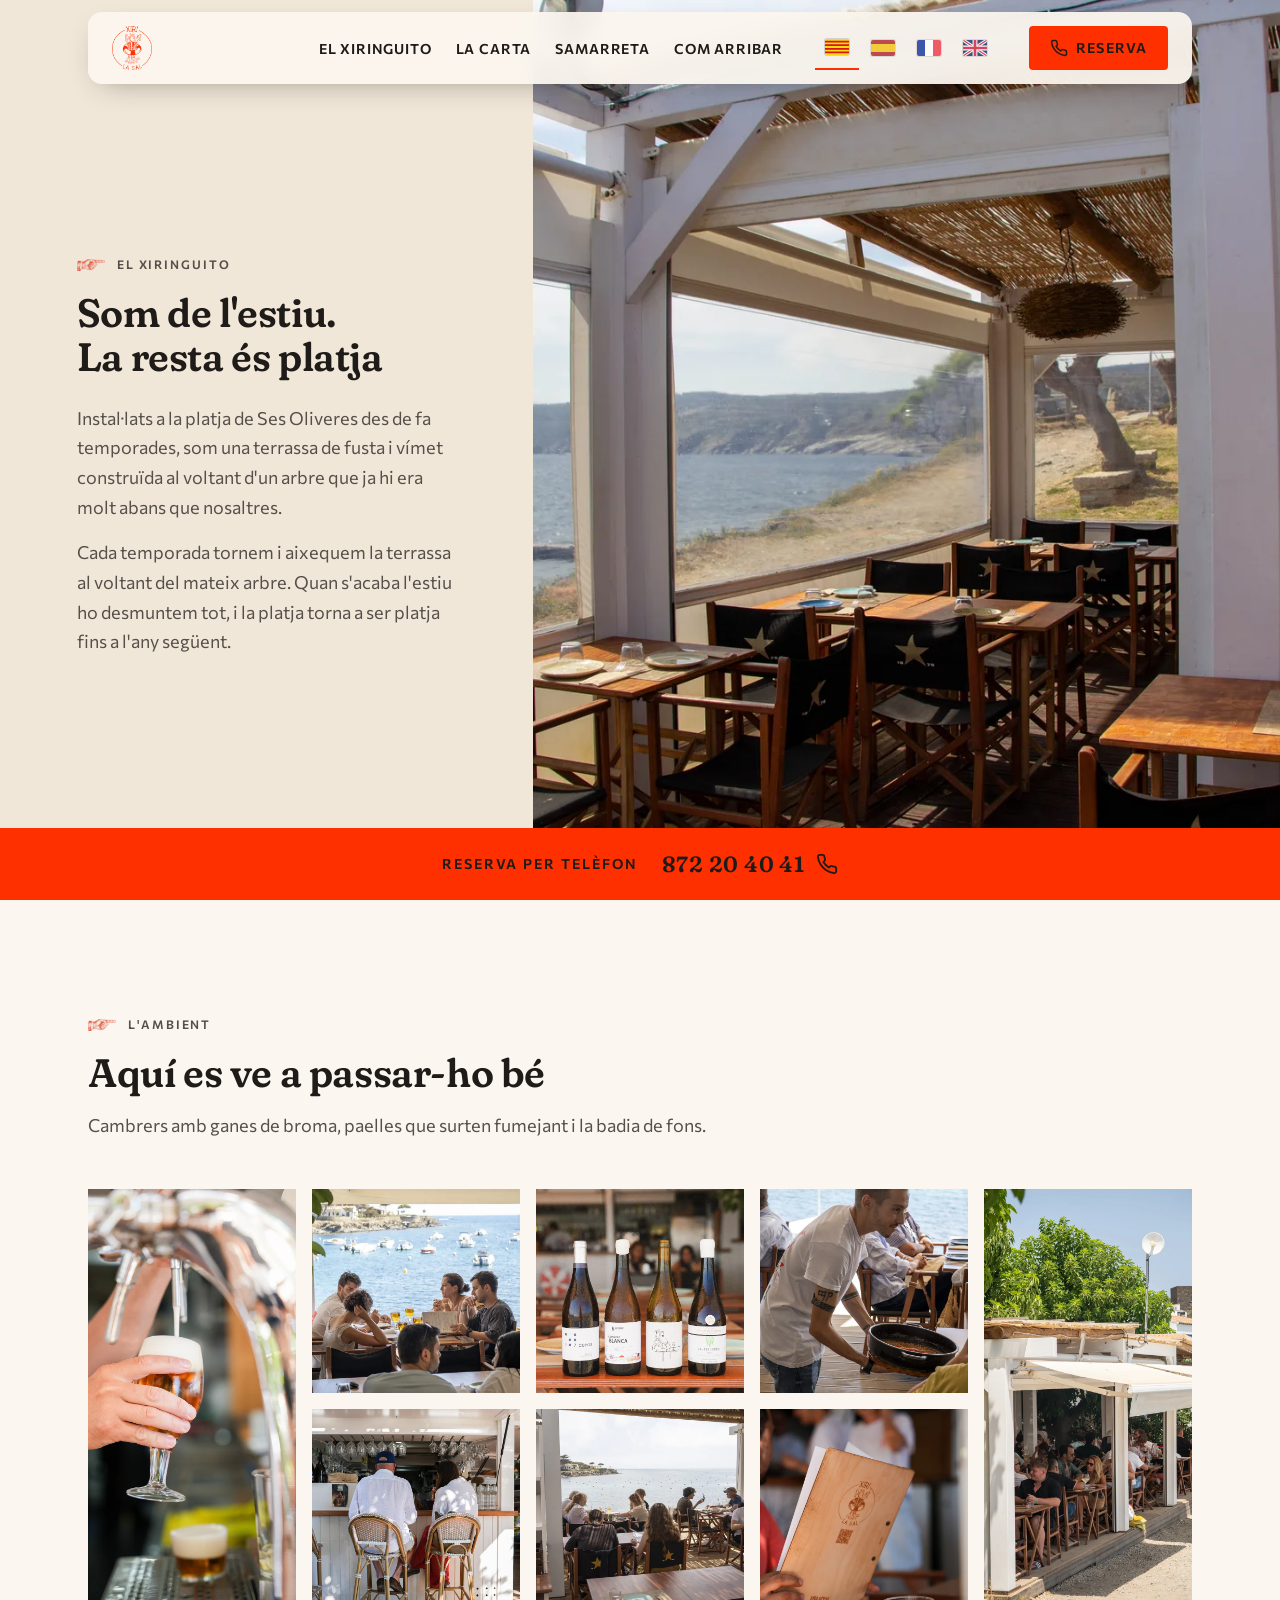
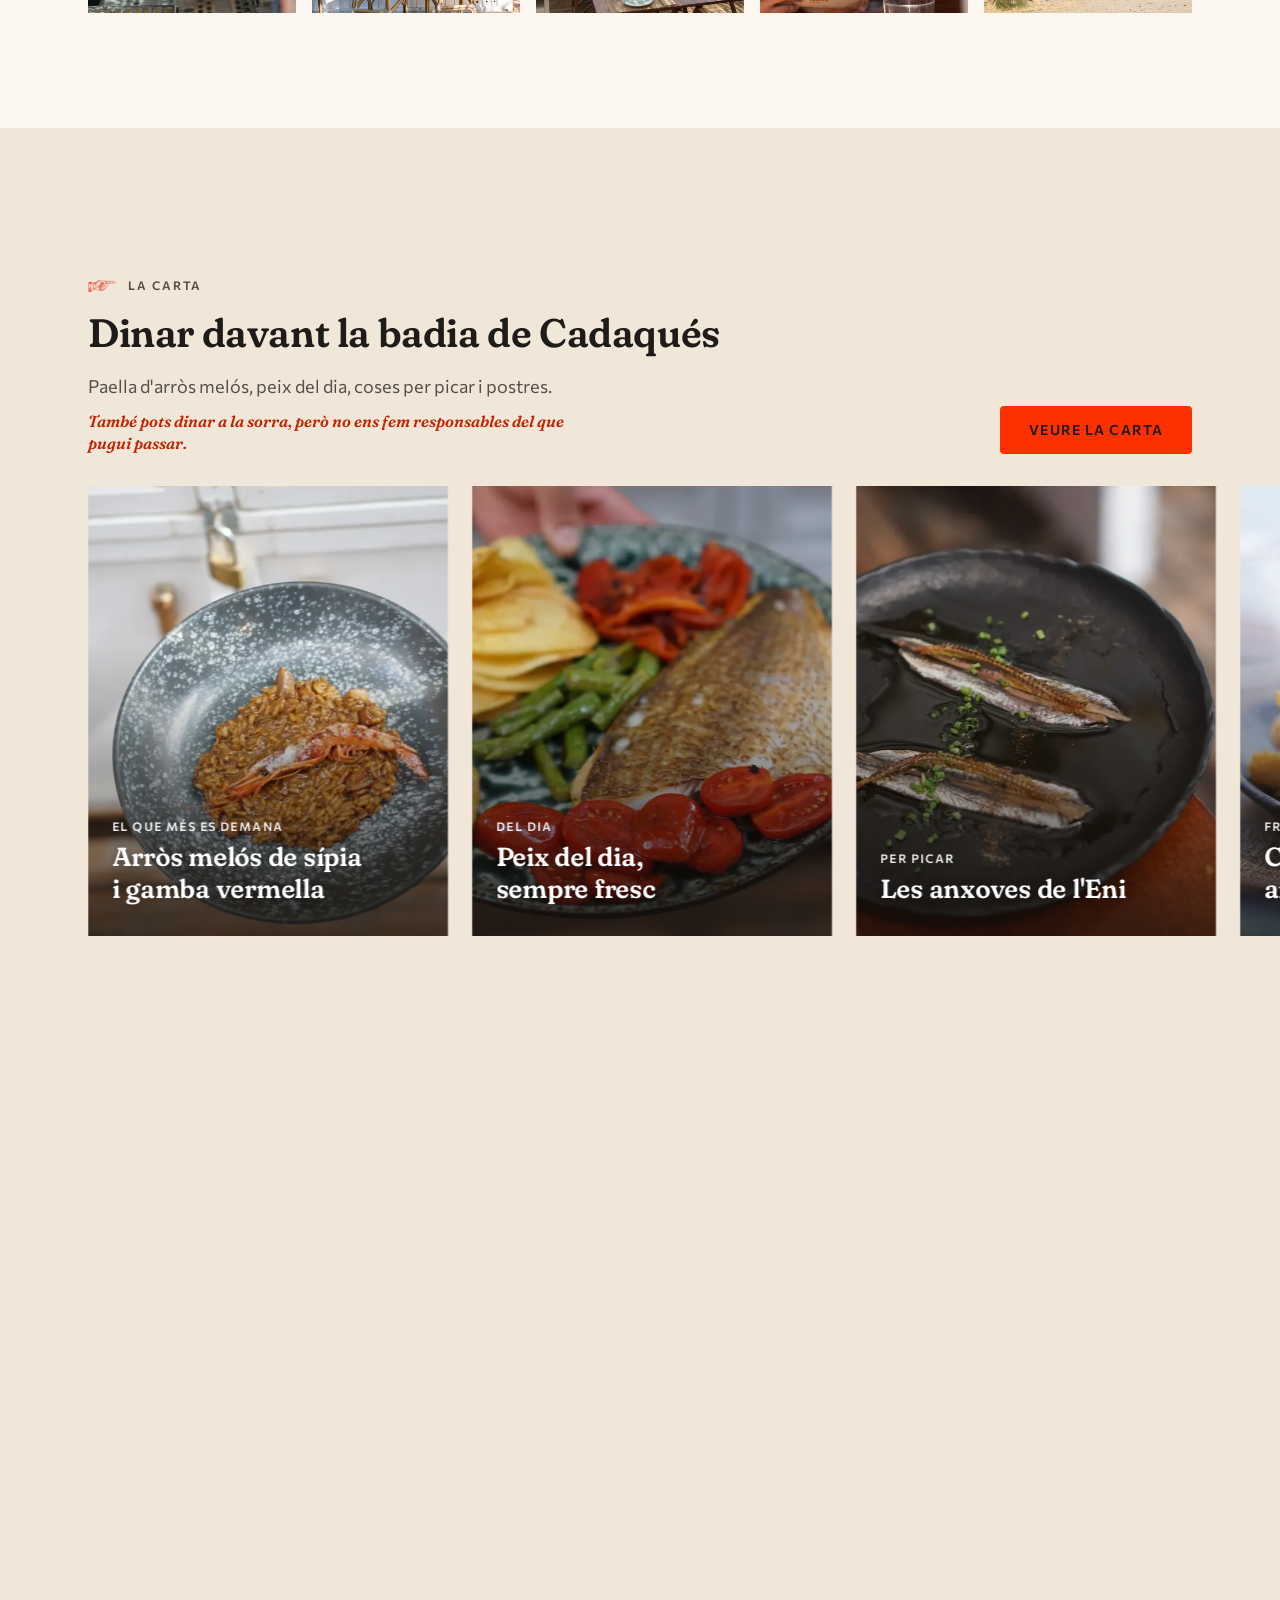
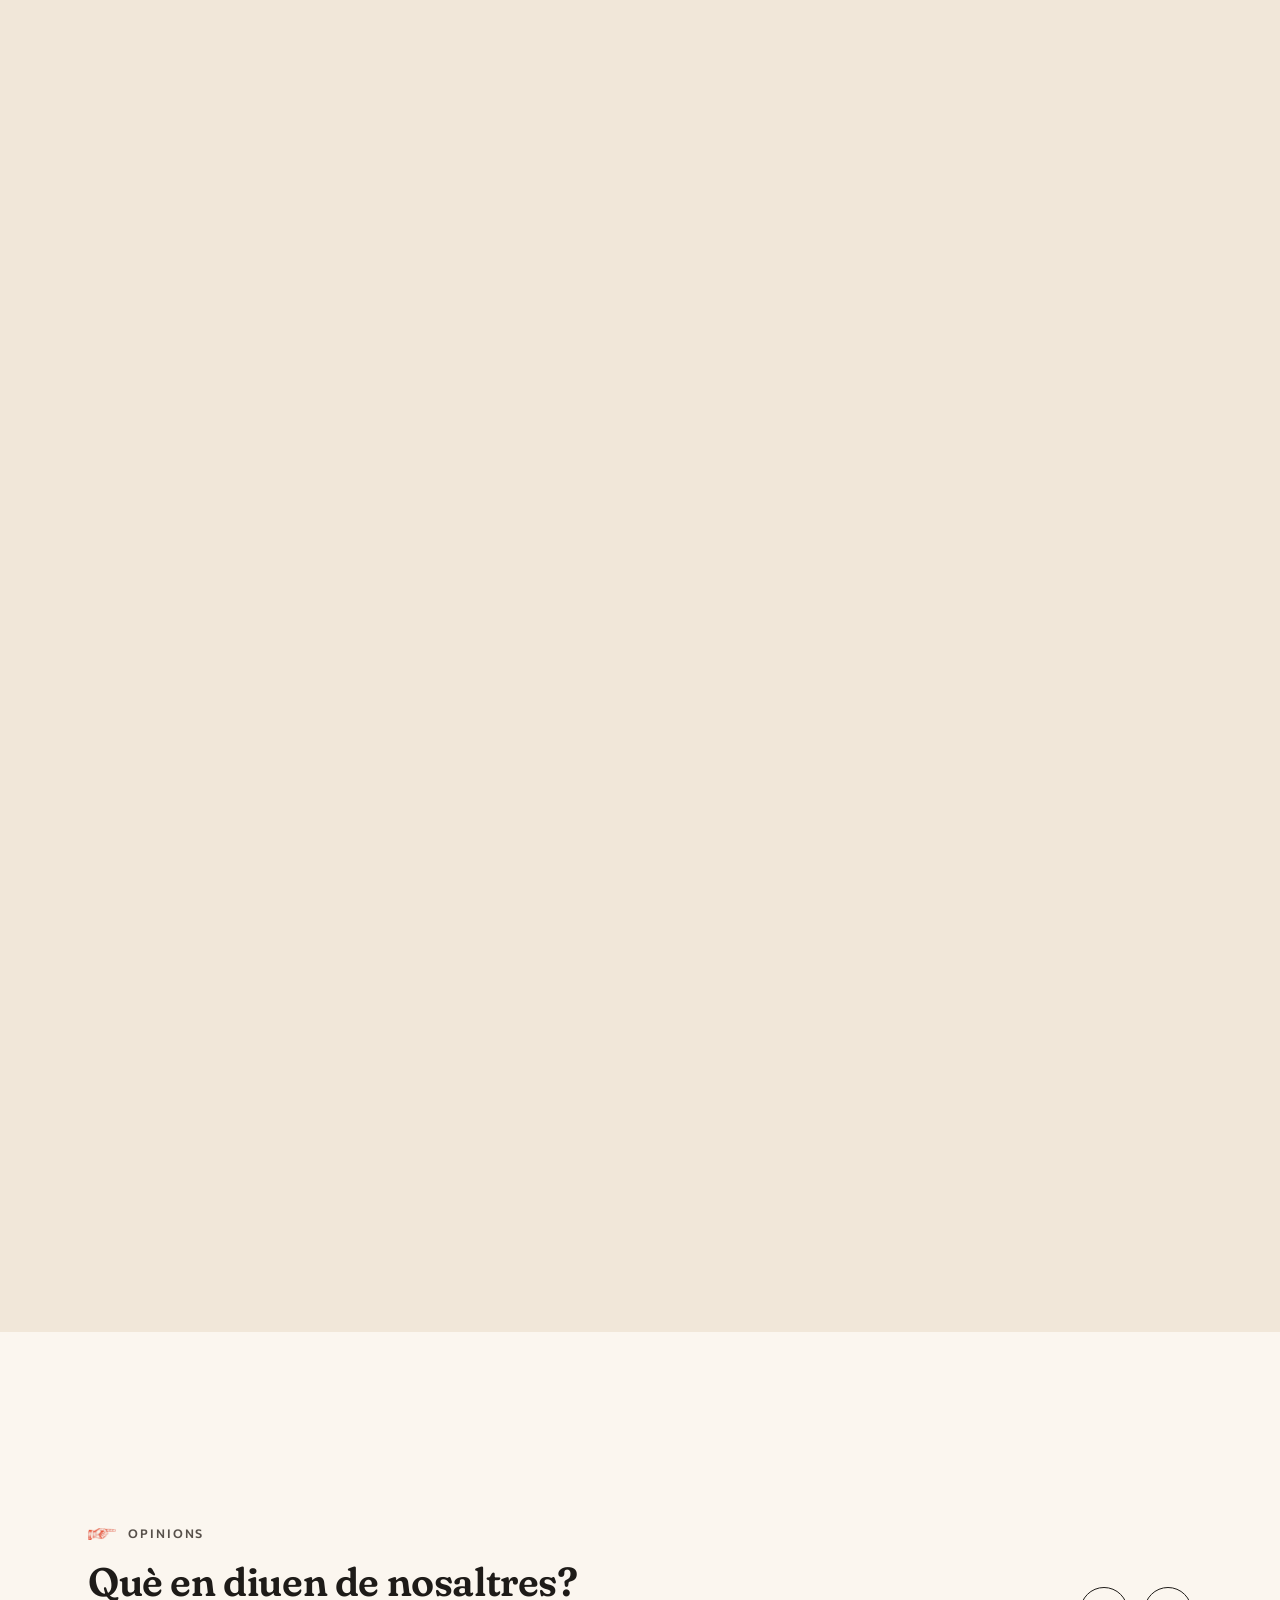
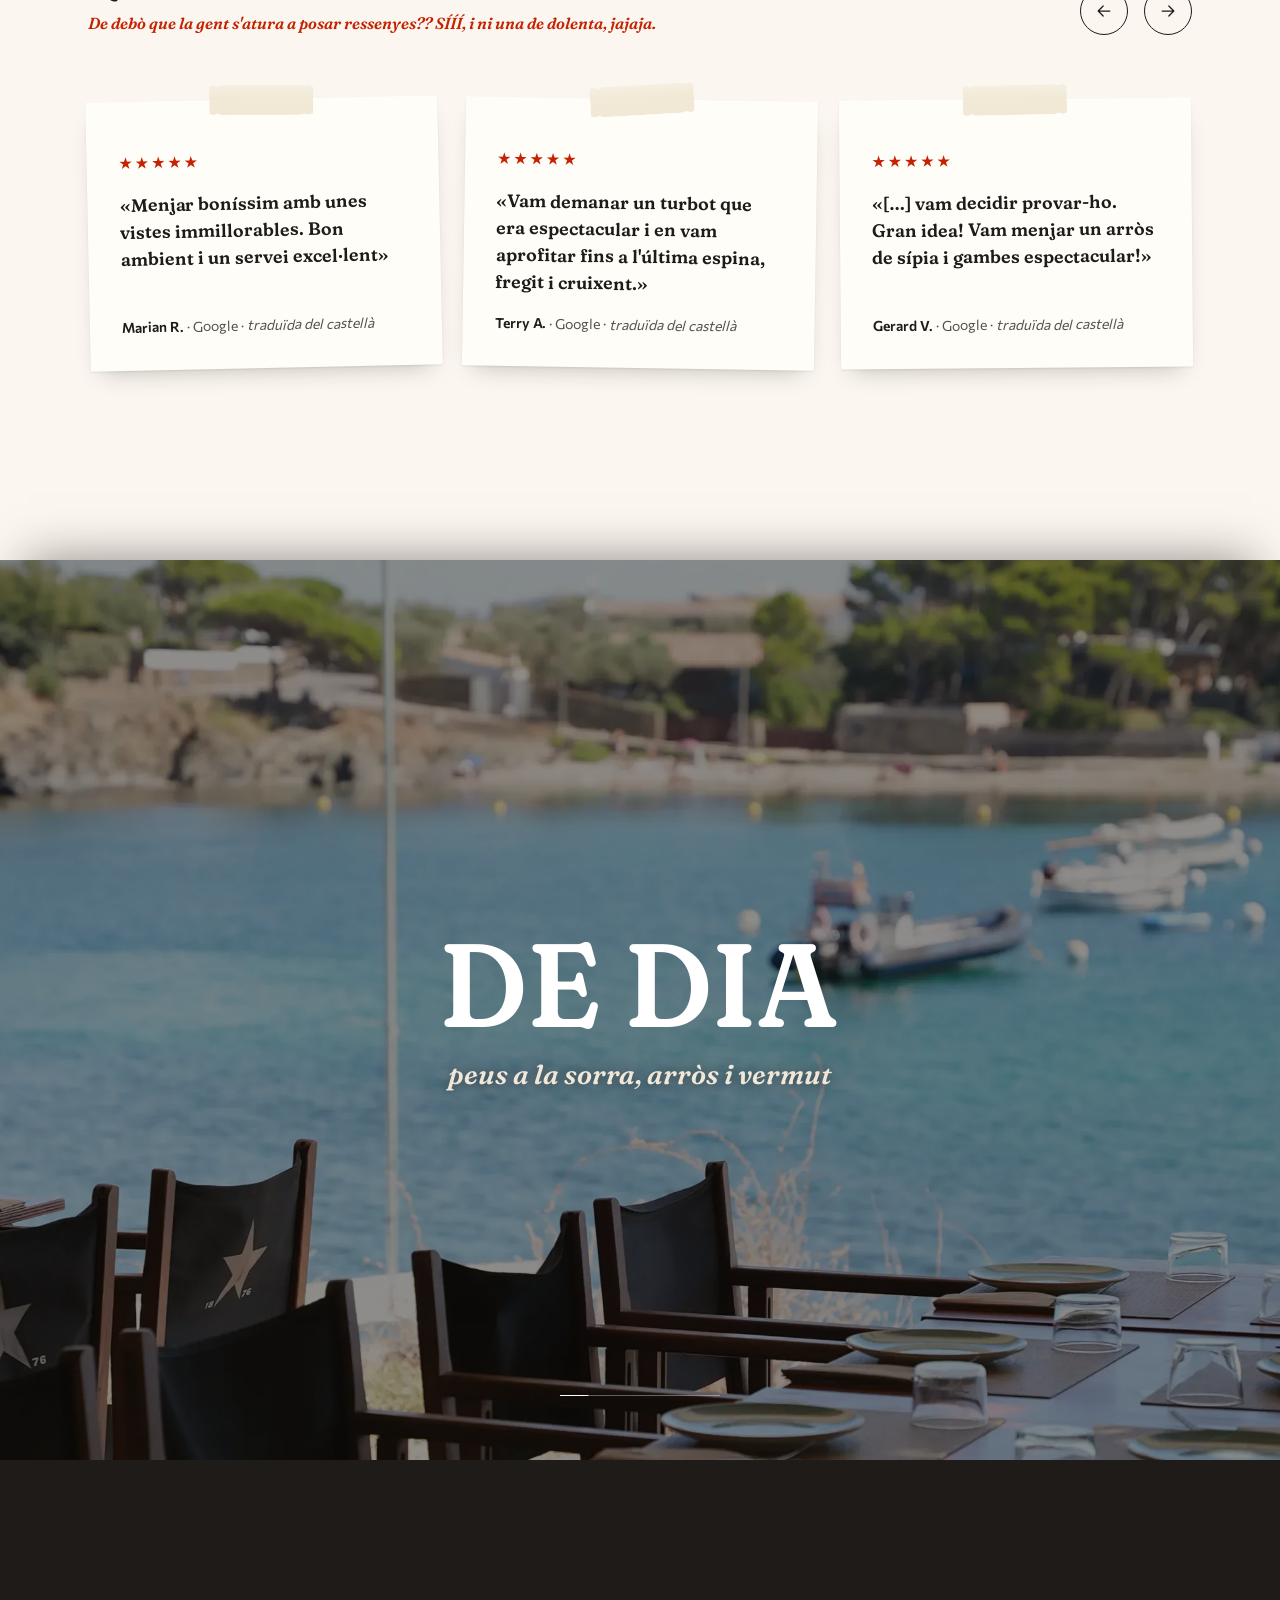
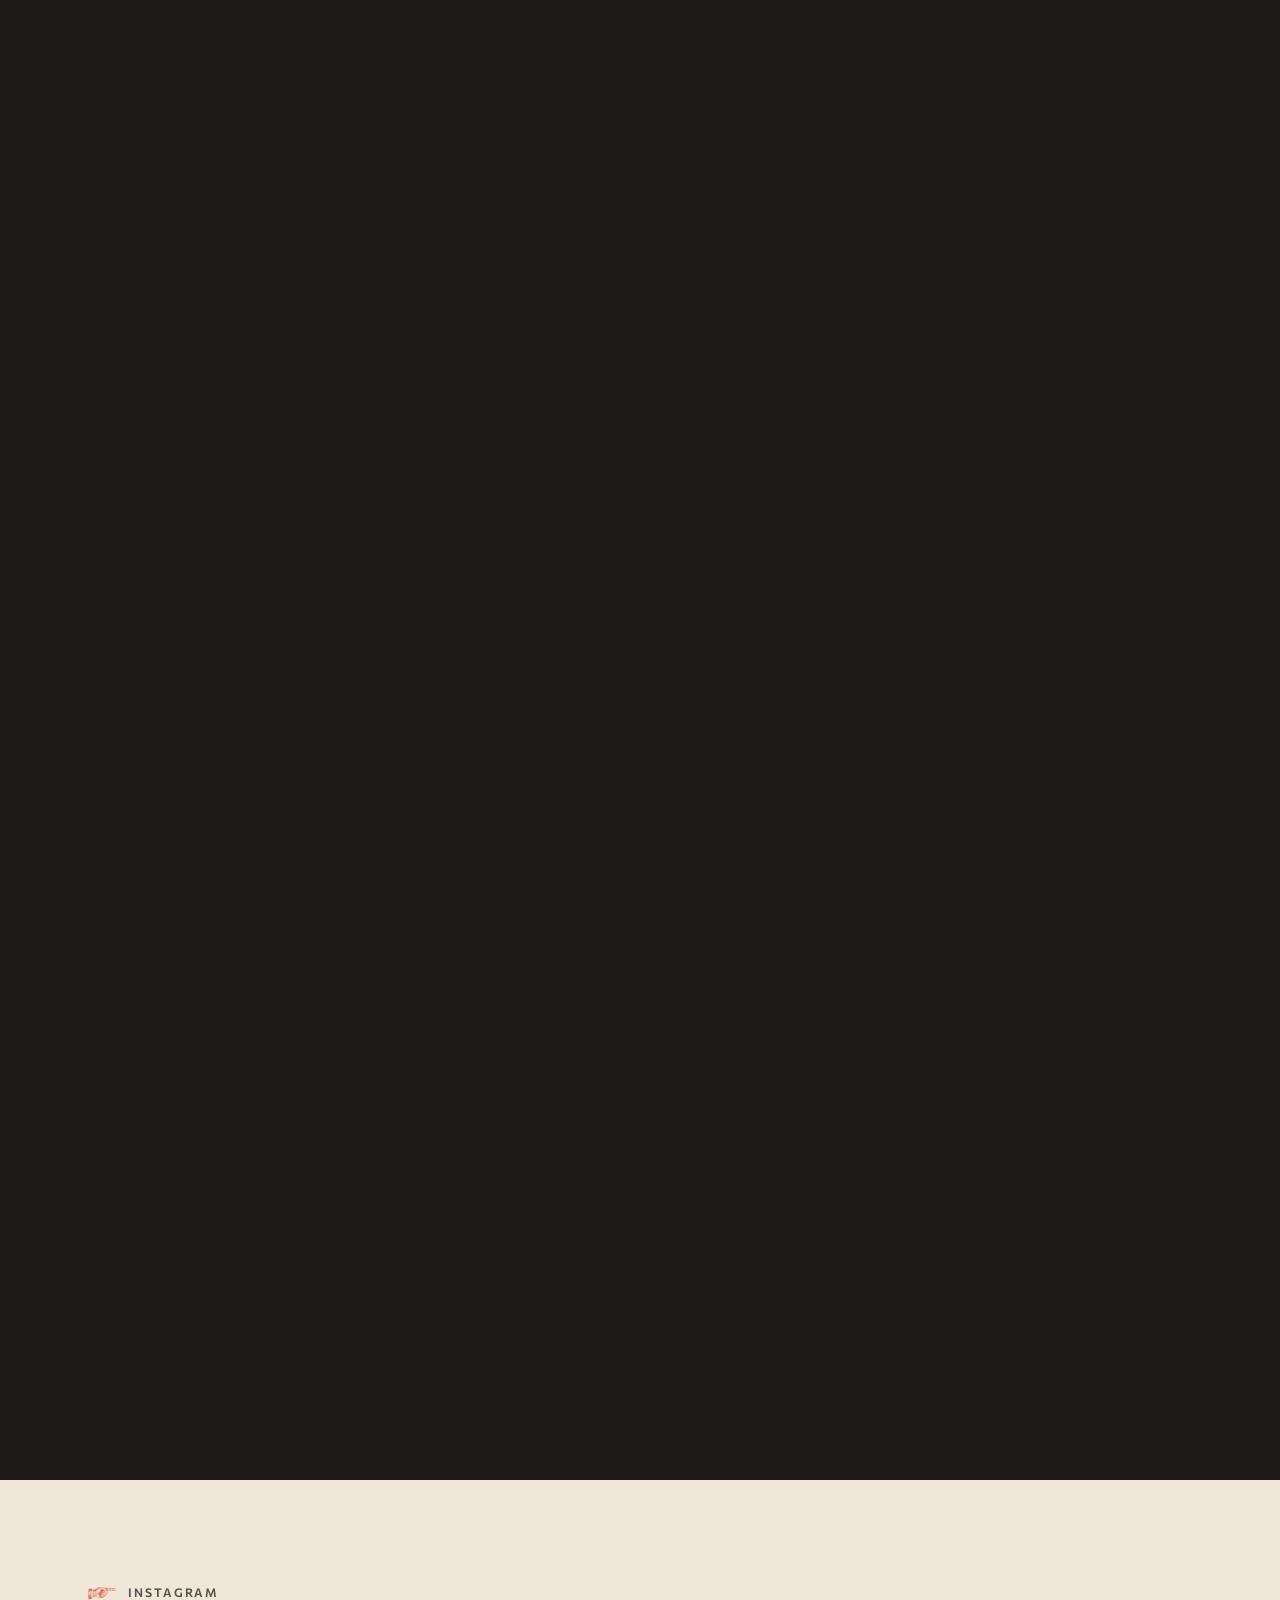
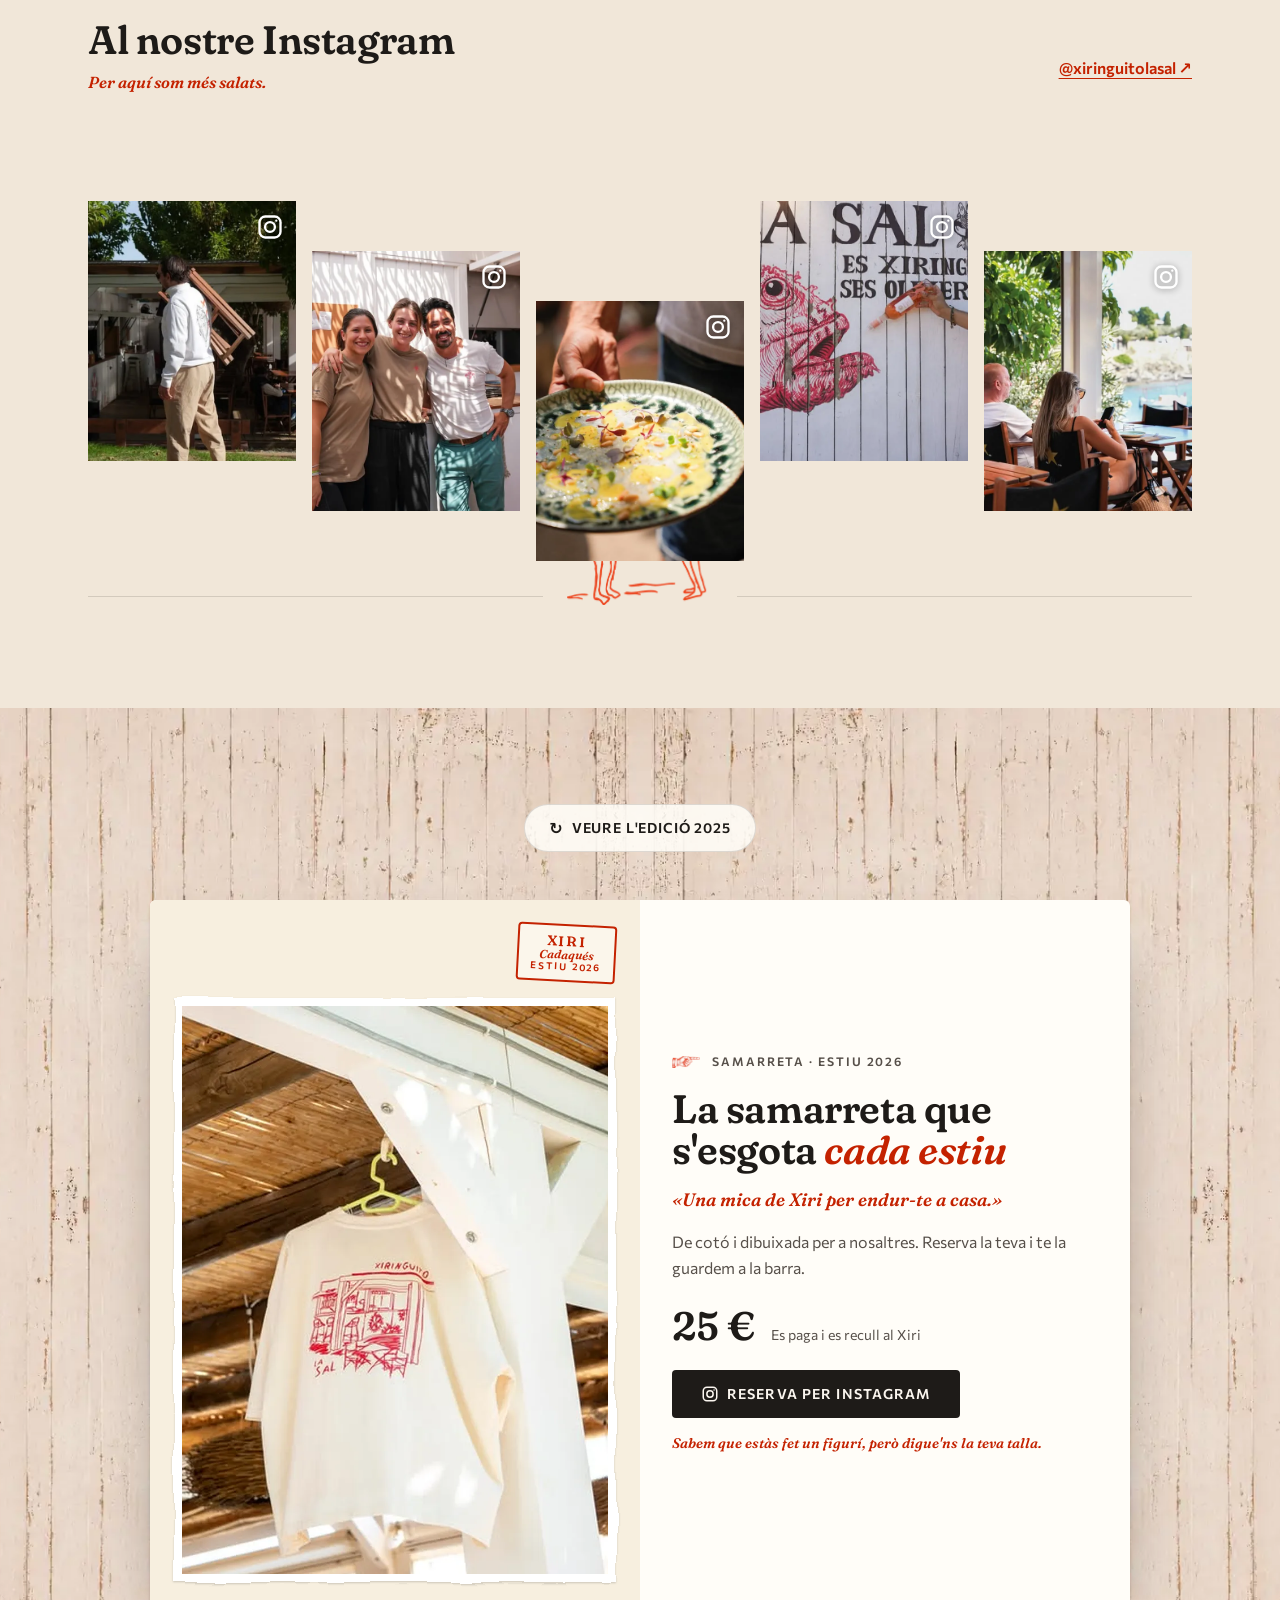
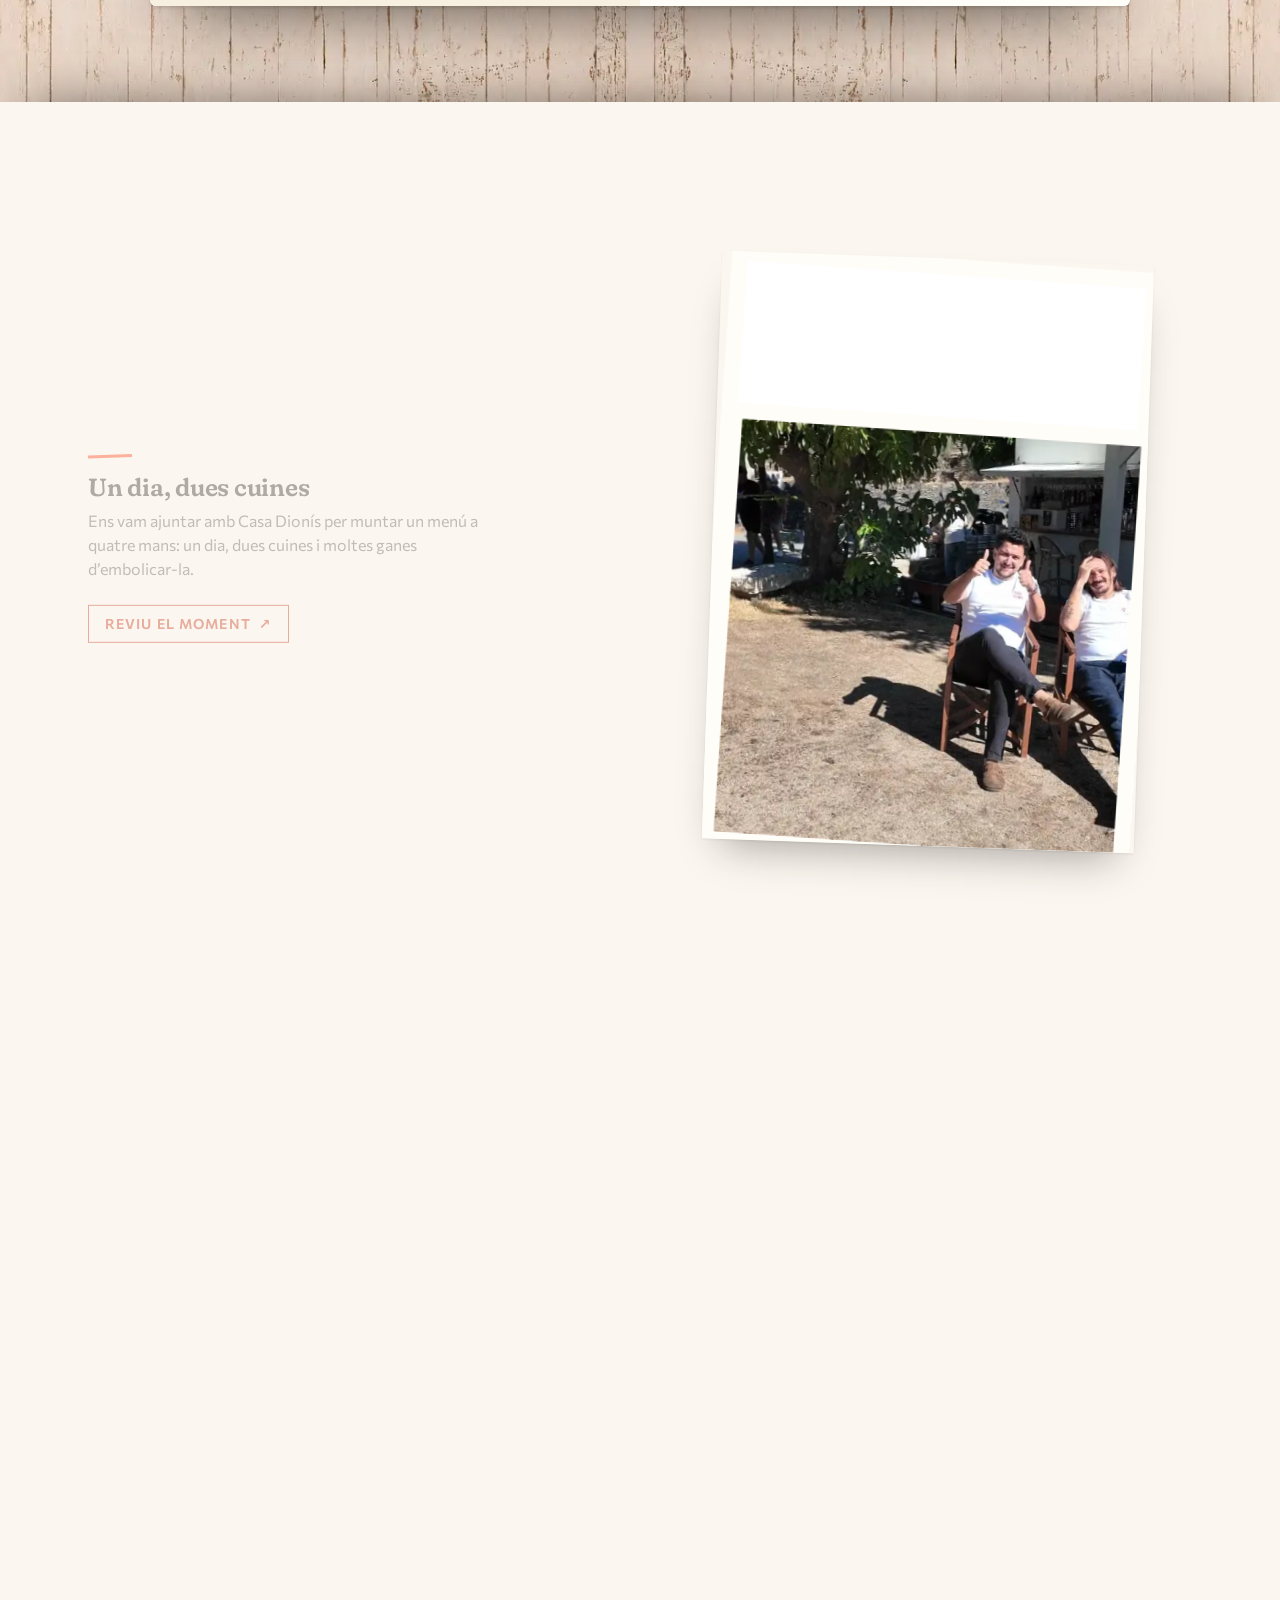
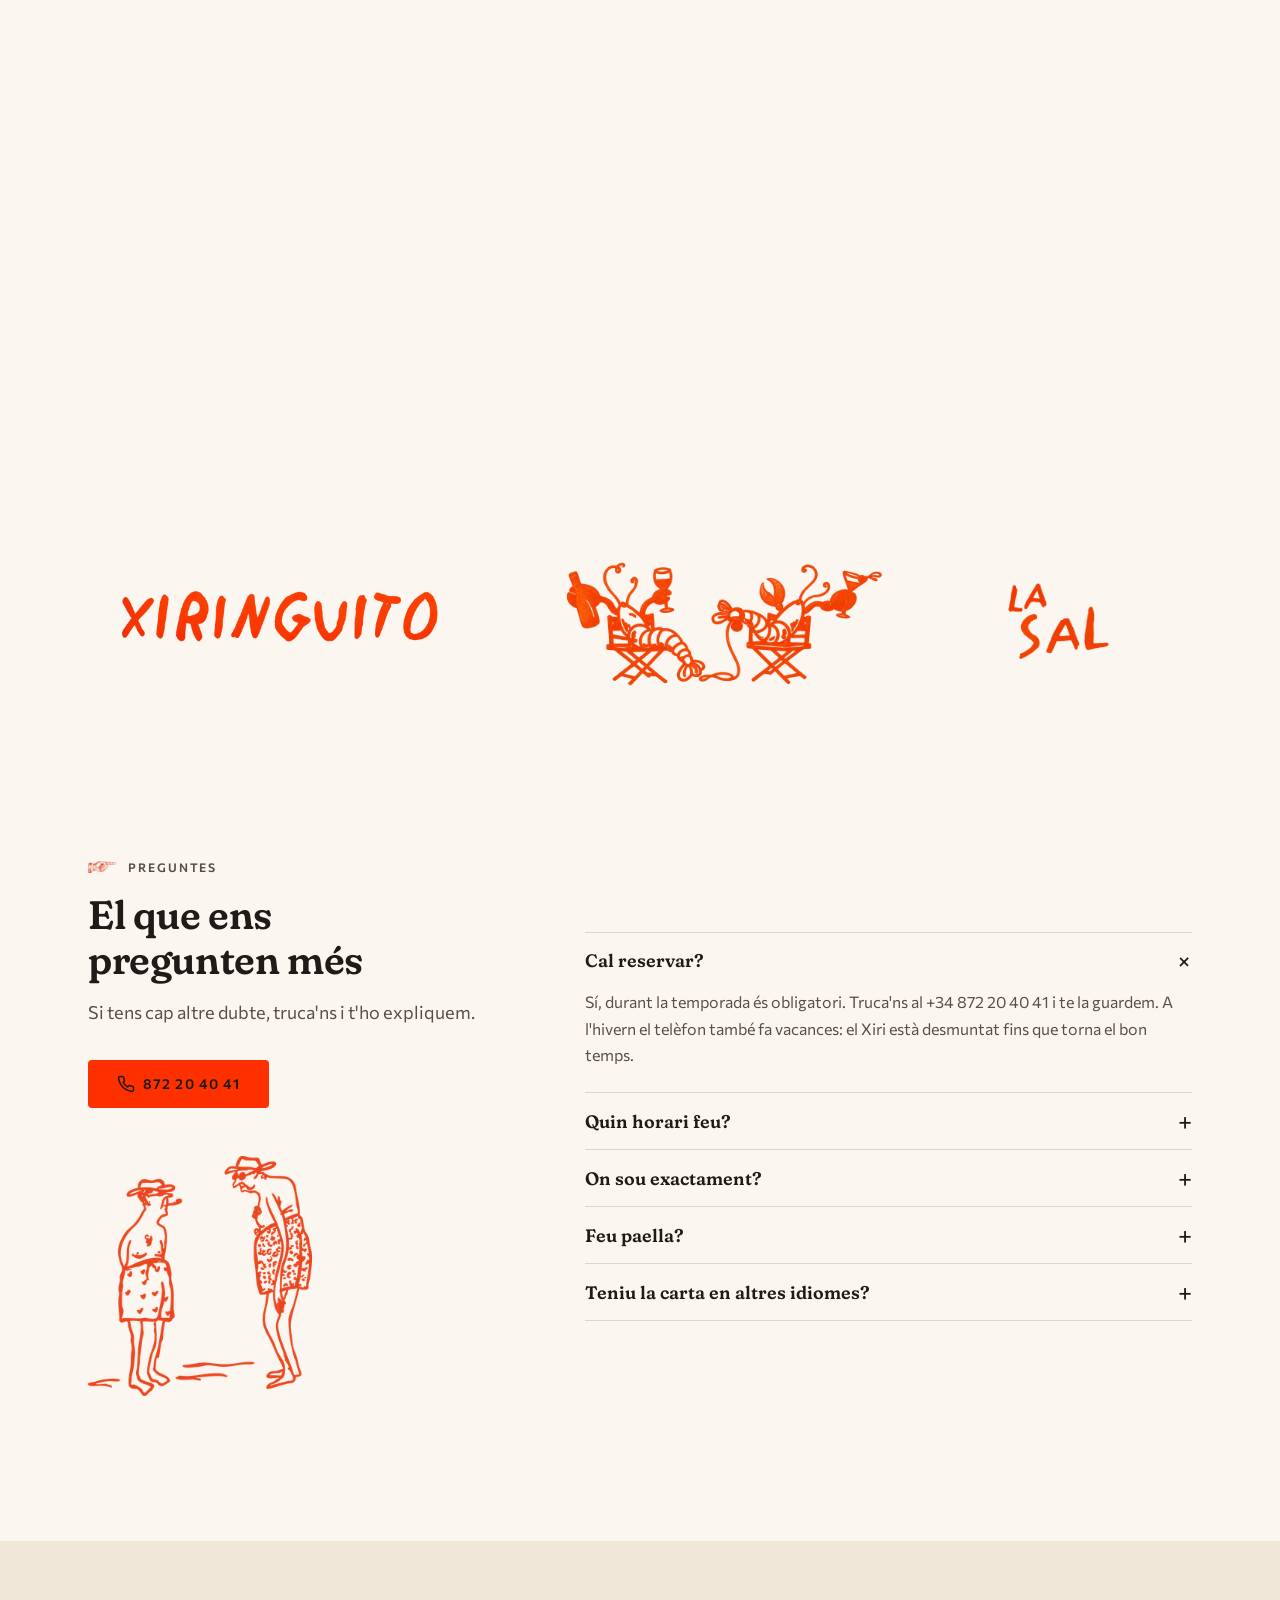
<file: index.html>
<!doctype html><html lang="ca"><head><base href="/"><script src="/assets/intro/lite-check.js"></script><link rel="stylesheet" href="/assets/intro/portal.css"><script type="importmap">{"imports":{"three":"/assets/intro/vendor/three.module.js"}}</script>
<meta charset="UTF-8">
<script>document.documentElement.classList.add('js');</script>
<meta name="viewport" content="width=device-width, initial-scale=1, viewport-fit=cover">
<title>Xiringuito la Sal · Xiringuito a la platja a Cadaqués</title>
<meta name="description" content="Xiringuito a la platja de Ses Oliveres, Cadaqués: paella, peix fresc i terrassa davant la badia. De març a octubre. Reserves: +34 872 20 40 41">
<meta name="robots" content="noindex">
<meta name="theme-color" content="#FBF6EF">
<link rel="canonical" href="https://www.xiringuitolasal.com/">
<link rel="alternate" hreflang="ca" href="https://www.xiringuitolasal.com/">
<link rel="alternate" hreflang="es" href="https://www.xiringuitolasal.com/es/">
<link rel="alternate" hreflang="fr" href="https://www.xiringuitolasal.com/fr/">
<link rel="alternate" hreflang="en" href="https://www.xiringuitolasal.com/en/">
<link rel="alternate" hreflang="x-default" href="https://www.xiringuitolasal.com/en/">
<meta property="og:url" content="https://www.xiringuitolasal.com/">
<meta property="og:locale" content="ca_ES">
<meta property="og:type" content="restaurant">
<meta property="og:title" content="Xiringuito la Sal · Xiringuito a la platja a Cadaqués">
<meta property="og:description" content="Xiringuito a la platja de Ses Oliveres, Cadaqués: paella, peix fresc i terrassa davant la badia. De març a octubre. Reserves: +34 872 20 40 41">
<meta property="og:image" content="https://www.xiringuitolasal.com/assets/logo/og-terrassa-1200x630.jpg">
<link rel="icon" href="assets/logo/favicon-32.png" sizes="32x32">
<link rel="icon" href="assets/logo/favicon-512.png" sizes="512x512">
<link rel="apple-touch-icon" href="assets/logo/apple-touch-icon-180.png">
<link rel="preload" as="font" type="font/woff2" href="assets/fonts/fraunces-600-latin.woff2" crossorigin>
<link rel="preload" as="font" type="font/woff2" href="assets/fonts/commissioner-400-latin.woff2" crossorigin>
<link rel="stylesheet" href="assets/fonts/fonts.css">
<link rel="stylesheet" href="/assets/css/main.css">
<script type="application/ld+json">
{
 "@context": "https://schema.org",
 "@graph": [
  {
   "@type": "Restaurant",
   "@id": "https://www.xiringuitolasal.com/#restaurant",
   "name": "Xiringuito la Sal",
   "alternateName": [
    "La Sal Es Xiringuito Ses Oliveres",
    "Xiri la Sal"
   ],
   "description": "Xiringuito a la platja de Ses Oliveres, Cadaqués: paella, peix fresc i terrassa davant la badia. De març a octubre. Reserves: +34 872 20 40 41",
   "url": "https://www.xiringuitolasal.com/",
   "telephone": "+34872204041",
   "image": [
    "https://www.xiringuitolasal.com/assets/img/hero-2400.webp",
    "https://www.xiringuitolasal.com/assets/logo/og-terrassa-1200x630.jpg"
   ],
   "logo": "https://www.xiringuitolasal.com/assets/logo/favicon-512.png",
   "address": {
    "@type": "PostalAddress",
    "streetAddress": "Avinguda Víctor Rahola, 25",
    "addressLocality": "Cadaqués",
    "postalCode": "17488",
    "addressRegion": "Girona",
    "addressCountry": "ES"
   },
   "geo": {
    "@type": "GeoCoordinates",
    "latitude": 42.2857466,
    "longitude": 3.2851119
   },
   "hasMap": "https://maps.app.goo.gl/VqkFJobXDxhRsfKD7",
   "servesCuisine": [
    "Mediterrània",
    "Peix i marisc",
    "Arrossos",
    "Tapes"
   ],
   "priceRange": "€€",
   "acceptsReservations": true,
   "hasMenu": "https://www.xiringuitolasal.com/carta/#menu",
   "sameAs": [
    "https://www.instagram.com/xiringuitolasal/",
    "https://www.tripadvisor.es/Restaurant_Review-g580326-d12834000-Reviews-Xiringuito_La_Sal-Cadaques_Costa_Brava_Province_of_Girona_Catalonia.html"
   ]
  },
  {
   "@type": "WebSite",
   "@id": "https://www.xiringuitolasal.com/#web",
   "name": "Xiringuito la Sal",
   "url": "https://www.xiringuitolasal.com/",
   "inLanguage": [
    "ca",
    "es",
    "fr",
    "en"
   ]
  },
  {
   "@type": "FAQPage",
   "@id": "https://www.xiringuitolasal.com/#preguntes",
   "inLanguage": "ca",
   "mainEntity": [
    {
     "@type": "Question",
     "name": "Cal reservar?",
     "acceptedAnswer": {
      "@type": "Answer",
      "text": "Sí, durant la temporada és obligatori. Truca'ns al +34 872 20 40 41 i te la guardem. A l'hivern el telèfon també fa vacances: el Xiri està desmuntat fins que torna el bon temps."
     }
    },
    {
     "@type": "Question",
     "name": "Quin horari feu?",
     "acceptedAnswer": {
      "@type": "Answer",
      "text": "L'horari canvia segons la temporada. Obrim de primavera a la tardor; per saber l'horari d'avui, truca'ns o mira el nostre Instagram. A l'hivern el xiringuito està desmuntat."
     }
    },
    {
     "@type": "Question",
     "name": "On sou exactament?",
     "acceptedAnswer": {
      "@type": "Answer",
      "text": "A la platja de Ses Oliveres, a l'Avinguda Víctor Rahola, 25, de Cadaqués."
     }
    },
    {
     "@type": "Question",
     "name": "Feu paella?",
     "acceptedAnswer": {
      "@type": "Answer",
      "text": "Sí, arrossos fets a la paella. El més demanat és l'arròs melós de sípia i gamba vermella. Mínim 2 persones, uns 20 minuts."
     }
    },
    {
     "@type": "Question",
     "name": "Teniu la carta en altres idiomes?",
     "acceptedAnswer": {
      "@type": "Answer",
      "text": "Sí. La carta és en català, castellà, francès i anglès, aquí a la web i en PDF."
     }
    }
   ]
  }
 ]
}
</script>
<noscript><style>.tin-spacer,.tin-intro,.tin-portal-window{display:none!important}.tin-website{position:relative!important;transform:none!important;opacity:1!important;height:auto!important;overflow:visible!important;pointer-events:auto!important;border-radius:0!important}#xiri-loader{display:none!important}</style></noscript></head><body>
<div id="xiri-loader" aria-hidden="true"><img src="/assets/logo/logo-xiri-la-sal-taronja-160.webp" alt="" width="160" height="160"></div>
<a class="tin-skip" href="/#tin-content">Salta la introducció</a>
<div class="tin-spacer" aria-hidden="true"></div>
<section class="tin-intro" aria-label="XIRI LA SAL">
  <div class="tin-heading" role="img" aria-label="XIRI LA SAL"><span class="visually-hidden">XIRI LA SAL</span><canvas class="tin-lettering" aria-hidden="true"></canvas></div>
  <div class="tin-object" role="img" aria-label="XIRI LA SAL 3D"><img class="tin-fallback" src="/assets/intro/tancada.webp" alt="Xiri La Sal" width="1100" height="1100"></div>
  <p class="tin-status" role="status">Preparant la llauna…</p>
  <div class="tin-hint"><svg viewBox="0 0 24 24" fill="none" stroke="currentColor" stroke-width="1.6" stroke-linecap="round" stroke-linejoin="round" aria-hidden="true"><path d="M12 19V5M5.5 11.5 12 5l6.5 6.5"/></svg><span>Fes scroll</span></div>
</section>
<div class="tin-portal-window" aria-hidden="true"><iframe class="tin-portal-frame" data-src="/assets/intro/portal-preview.html" title="XIRI LA SAL" tabindex="-1" inert></iframe></div>
<div class="tin-web-slot" id="tin-content"><div class="tin-website">

<a class="skip-link" href="#main" data-i18n="skip">Salta al contingut</a>

<header class="nav solid" id="nav">
  <div class="nav-in">
    <a class="brand" href="#xiringuito" aria-label="Xiringuito la Sal">
      <img class="logo-blanc" src="assets/logo/logo-blanc-320.webp" alt="" width="292" height="320">
      <img class="logo-color" src="assets/logo/logo-taronja-160.webp" alt="" width="146" height="160">
      <span class="brand-nom">Xiringuito la Sal</span>
    </a>
    <div class="lang" role="group" aria-label="Idioma" data-i18n-aria="lang_label">
      <a href="/" lang="ca" hreflang="ca" aria-current="page"><svg viewBox="0 0 30 20" aria-hidden="true"><rect width="30" height="20" fill="#FCDD09"/><path d="M0 3.3h30M0 7.8h30M0 12.2h30M0 16.7h30" stroke="#DA121A" stroke-width="2.2"/></svg><span class="visually-hidden">Català</span></a>
      <a href="/es/" lang="es" hreflang="es"><svg viewBox="0 0 30 20" aria-hidden="true"><rect width="30" height="20" fill="#AA151B"/><rect y="5" width="30" height="10" fill="#F1BF00"/></svg><span class="visually-hidden">Español</span></a>
      <a href="/fr/" lang="fr" hreflang="fr"><svg viewBox="0 0 30 20" aria-hidden="true"><rect width="30" height="20" fill="#ED2939"/><rect width="20" height="20" fill="#fff"/><rect width="10" height="20" fill="#002395"/></svg><span class="visually-hidden">Français</span></a>
      <a href="/en/" lang="en" hreflang="en"><svg viewBox="0 0 30 20" aria-hidden="true"><rect width="30" height="20" fill="#012169"/><path d="M0 0l30 20M30 0L0 20" stroke="#fff" stroke-width="4"/><path d="M0 0l30 20M30 0L0 20" stroke="#C8102E" stroke-width="1.6"/><path d="M15 0v20M0 10h30" stroke="#fff" stroke-width="6"/><path d="M15 0v20M0 10h30" stroke="#C8102E" stroke-width="3.4"/></svg><span class="visually-hidden">English</span></a>
    </div>
    <a class="nav-tel" href="tel:+34872204041" aria-label="Truca per reservar: 872 20 40 41" data-i18n-aria="nav_tel_aria"><svg viewBox="0 0 24 24" fill="none" stroke="currentColor" stroke-width="2" stroke-linecap="round" stroke-linejoin="round" aria-hidden="true"><path d="M22 16.9v3a2 2 0 0 1-2.2 2 19.8 19.8 0 0 1-8.6-3.1 19.5 19.5 0 0 1-6-6A19.8 19.8 0 0 1 2.1 4.2 2 2 0 0 1 4.1 2h3a2 2 0 0 1 2 1.7c.1 1 .4 1.9.7 2.8a2 2 0 0 1-.5 2.1L8.1 9.9a16 16 0 0 0 6 6l1.3-1.3a2 2 0 0 1 2.1-.4c.9.3 1.8.6 2.8.7a2 2 0 0 1 1.7 2z"/></svg></a>
    <button class="hamb" type="button" aria-expanded="false" aria-controls="menu" aria-label="Menú" data-i18n-aria="menu_aria"><span></span><span></span><span></span></button>
    <div class="menu" id="menu">
    <nav aria-label="Principal" data-i18n-aria="nav_label">
      <ul class="nav-links">
        <li><a href="#xiringuito" data-i18n="nav_xiri">El Xiringuito</a></li>
        <li><a href="#carta" data-i18n="nav_carta">La carta</a></li>
        <li><a href="#samarreta" data-i18n="nav_shop">Samarreta</a></li>
        <li><a href="#arribar" data-i18n="nav_arribar">Com arribar</a></li>
      </ul>
    </nav>

    <a class="btn btn-accent" href="tel:+34872204041" aria-label="Reserva: 872 20 40 41" data-i18n-aria="nav_reserva_aria">
      <svg viewBox="0 0 24 24" fill="none" stroke="currentColor" stroke-width="2" stroke-linecap="round" stroke-linejoin="round" aria-hidden="true"><path d="M22 16.9v3a2 2 0 0 1-2.2 2 19.8 19.8 0 0 1-8.6-3.1 19.5 19.5 0 0 1-6-6A19.8 19.8 0 0 1 2.1 4.2 2 2 0 0 1 4.1 2h3a2 2 0 0 1 2 1.7c.1 1 .4 1.9.7 2.8a2 2 0 0 1-.5 2.1L8.1 9.9a16 16 0 0 0 6 6l1.3-1.3a2 2 0 0 1 2.1-.4c.9.3 1.8.6 2.8.7a2 2 0 0 1 1.7 2z"/></svg>
      <span class="btn-txt" data-i18n="nav_reserva">Reserva</span>
    </a>
    <ul class="menu-xarxes">
      <li><a href="https://www.instagram.com/xiringuitolasal/" target="_blank" rel="noopener"><svg viewBox="0 0 24 24" fill="none" stroke="currentColor" stroke-width="2" aria-hidden="true"><rect x="3" y="3" width="18" height="18" rx="5"/><circle cx="12" cy="12" r="4.2"/><circle cx="17.4" cy="6.6" r="1" fill="currentColor" stroke="none"/></svg><span>Instagram</span><span class="visually-hidden" data-i18n="nova"> (s'obre en una pestanya nova)</span></a></li>
      <li><a href="https://www.tripadvisor.es/Restaurant_Review-g580326-d12834000-Reviews-Xiringuito_La_Sal-Cadaques_Costa_Brava_Province_of_Girona_Catalonia.html" target="_blank" rel="noopener"><svg viewBox="0 0 24 24" fill="none" stroke="currentColor" stroke-width="1.8" aria-hidden="true"><circle cx="7" cy="13" r="3.6"/><circle cx="17" cy="13" r="3.6"/><circle cx="7" cy="13" r="1" fill="currentColor"/><circle cx="17" cy="13" r="1" fill="currentColor"/><path d="M3.5 9.5C6 7.2 9 6 12 6s6 1.2 8.5 3.5M12 9.5l-1.6 2.2M12 9.5l1.6 2.2"/></svg><span>Tripadvisor</span><span class="visually-hidden" data-i18n="nova"> (s'obre en una pestanya nova)</span></a></li>
    </ul>
    </div>
  </div>
</header>

<main id="main">


<section class="split fosc primer" id="xiringuito" aria-labelledby="xiri-t">
  <div class="split-txt rv">
    <span class="eyebrow" data-i18n="ey_xiri">El Xiringuito</span>
    <h1 id="xiri-t" data-i18n="xiri_h2">Som de l'estiu. La resta és platja</h1>
    <p data-i18n="xiri_p1">Instal·lats a la platja de Ses Oliveres des de fa temporades, som una terrassa de fusta i vímet construïda al voltant d'un arbre que ja hi era molt abans que nosaltres.</p>
    <p data-i18n="xiri_p2">Cada temporada tornem i aixequem la terrassa al voltant del mateix arbre. Quan s'acaba l'estiu ho desmuntem tot, i la platja torna a ser platja fins a l'any següent.</p>
  </div>
  <div class="split-img"><img src="assets/img/ambient-terrassa.webp" sizes="(max-width:860px) 100vw, 58vw" alt="L'interior del Xiringuito la Sal amb vistes a la badia" data-i18n-alt="xiri_alt" width="1400" height="933" fetchpriority="high"></div>
</section>


<a class="franja" href="tel:+34872204041" id="reserva">
  <span data-i18n="band_txt">Reserva per telèfon</span>
  <span class="franja-num"><strong>872 20 40 41</strong><svg viewBox="0 0 24 24" fill="none" stroke="currentColor" stroke-width="2" stroke-linecap="round" stroke-linejoin="round" aria-hidden="true"><path d="M22 16.9v3a2 2 0 0 1-2.2 2 19.8 19.8 0 0 1-8.6-3.1 19.5 19.5 0 0 1-6-6A19.8 19.8 0 0 1 2.1 4.2 2 2 0 0 1 4.1 2h3a2 2 0 0 1 2 1.7c.1 1 .4 1.9.7 2.8a2 2 0 0 1-.5 2.1L8.1 9.9a16 16 0 0 0 6 6l1.3-1.3a2 2 0 0 1 2.1-.4c.9.3 1.8.6 2.8.7a2 2 0 0 1 1.7 2z"/></svg></span>
</a>


<section class="sec" id="ambient" aria-labelledby="amb-t">
  <div class="wrap">
    <div class="cap rv">
      <div>
        <span class="eyebrow" data-i18n="ey_amb">L'ambient</span>
        <h2 id="amb-t" data-i18n="amb_h2">Aquí es ve a passar-ho bé</h2>
        <p data-i18n="amb_p">Cambrers amb ganes de broma, paelles que surten fumejant i la badia de fons.</p>
      </div>
    </div>
    <ul class="ambient-grid rv">
      <li class="alt"><img src="assets/img/ambient-cervesa.webp" alt="Una birra acabada de tirar al grifo del xiringuito" data-i18n-alt="amb1_alt" width="1000" height="1497" loading="lazy" decoding="async"></li>
      <li><img src="assets/img/ambient-dinar.webp" alt="Amics dinant a la terrassa davant la badia" data-i18n-alt="amb3_alt" width="1200" height="800" loading="lazy" decoding="async"></li>
      <li><img src="assets/img/ambient-vins.webp" alt="Quatre ampolles de vi blanc a la taula del xiringuito" data-i18n-alt="amb6_alt" width="1200" height="801" loading="lazy" decoding="async"></li>
      <li><img src="assets/img/ambient-paella.webp" alt="Un cambrer serveix una paella a la terrassa" data-i18n-alt="amb5_alt" width="800" height="1000" loading="lazy" decoding="async"></li>
      <li class="alt"><img src="assets/img/ambient-terrassa-plena.webp" alt="La terrassa del xiringuito plena de gent, vista des de fora" data-i18n-alt="amb4_alt" width="1000" height="1500" loading="lazy" decoding="async"></li>
      <li><img src="assets/img/ambient-barra.webp" alt="Una parella asseguda a la barra del xiringuito" data-i18n-alt="amb7_alt" width="800" height="1197" loading="lazy" decoding="async"></li>
      <li><img src="assets/img/ambient-clients.webp" alt="Clients dinant a la terrassa davant la badia" data-i18n-alt="amb2_alt" width="800" height="1000" loading="lazy" decoding="async"></li>
      <li><img src="assets/img/ambient-carta.webp" alt="Uns clients miren la carta de fusta" data-i18n-alt="amb8_alt" width="800" height="1000" loading="lazy" decoding="async"></li>
    </ul>
  </div>
</section>


<section class="sec carta-sec-web" id="carta" aria-labelledby="carta-t">
  <div class="carta-pin">
  <div class="wrap">
    <div class="cap rv">
      <div>
        <span class="eyebrow" data-i18n="ey_carta">La carta</span>
        <h2 id="carta-t" data-i18n="carta_h2">Dinar davant la badia de Cadaqués</h2>
        <p data-i18n="carta_p">Paella d'arròs melós, peix del dia, coses per picar i postres.</p>
        <p class="broma" data-i18n="carta_p2">També pots dinar a la sorra, però no ens fem responsables del que pugui passar.</p>
      </div>
      
      <div class="cap-accions">
        <a class="btn btn-accent" href="assets/carta/carta-ca-es.pdf" target="_blank" rel="noopener" data-carta><span data-i18n="carta_btn">Veure la carta</span></a>
      </div>
    </div>
    <ul class="plats">
      <li class="plat rv"><div class="plat-card"><span class="ph"><img src="assets/img/plat-arros.webp" alt="" width="800" height="800" loading="lazy" decoding="async"></span><h3 data-i18n="d1_name">Arròs melós de sípia i gamba vermella</h3><small data-i18n="d1_tag">El que més es demana</small></a></li>
      <li class="plat rv"><div class="plat-card"><span class="ph"><img src="assets/img/plat-peix-del-dia.webp" alt="" width="800" height="800" loading="lazy" decoding="async"></span><h3 data-i18n="d4_name">Peix del dia, sempre fresc</h3><small data-i18n="d4_tag">Del dia</small></a></li>
      <li class="plat rv"><div class="plat-card"><span class="ph"><img src="assets/img/plat-anxoves.webp" alt="" width="800" height="800" loading="lazy" decoding="async"></span><h3 data-i18n="d2_name">Les anxoves de l'Eni</h3><small data-i18n="d2_tag">Per picar</small></a></li>
      <li class="plat rv"><div class="plat-card"><span class="ph"><img src="assets/img/plat-calamars.webp" alt="" width="800" height="800" loading="lazy" decoding="async"></span><h3 data-i18n="d3_name">Calamars a l'andalusa amb all i oli blanc i negre</h3><small data-i18n="d3_tag">Fregits</small></a></li>
      <li class="plat rv"><div class="plat-card"><span class="ph"><img src="assets/img/plat-turbot.webp" alt="" width="800" height="800" loading="lazy" decoding="async"></span><h3 data-i18n="d5_name">El nostre turbot fregit</h3><small data-i18n="d5_tag">El clàssic</small></a></li>
      <li class="plat rv"><div class="plat-card"><span class="ph"><img src="assets/img/plat-tiradito.webp" alt="" width="800" height="800" loading="lazy" decoding="async"></span><h3 data-i18n="d6_name">Tiradito del dia</h3><small data-i18n="d6_tag">Cru i fresc</small></a></li>
      <li class="plat rv"><div class="plat-card"><span class="ph"><img src="assets/img/plat-coulant.webp" alt="" width="800" height="800" loading="lazy" decoding="async"></span><h3 data-i18n="d7_name">Coulant de xocolata amb gelat d'avellana</h3><small data-i18n="d7_tag">Postres</small></a></li>
      <li class="plat rv"><div class="plat-card"><span class="ph"><img src="assets/img/plat-croquetes.webp" alt="" width="800" height="800" loading="lazy" decoding="async"></span><h3 data-i18n="d8_name">Croquetes del dia</h3><small data-i18n="d8_tag">Per compartir</small></a></li>
    </ul>
  </div>
  </div>
</section>

<!-- Ressenyes literals de Google i Tripadvisor: no n'inventem cap. -->
<section class="sec opinions" id="opinions" aria-labelledby="rev-t">
  <div class="wrap">
    <div class="cap rv">
      <div>
        <span class="eyebrow" data-i18n="ey_rev">Opinions</span>
        <h2 id="rev-t" data-i18n="rev_h2">Què en diuen de nosaltres?</h2>
        <p class="broma" data-i18n="rev_broma">De debò que la gent s'atura a posar ressenyes?? SÍÍÍ, i ni una de dolenta, jajaja.</p>
      </div>
      <div class="cap-accions">
        <button class="fletxa prev" type="button" aria-label="Ressenya anterior" data-i18n-aria="rev_prev" aria-controls="ressenyes"><svg viewBox="0 0 24 24" fill="none" stroke="currentColor" stroke-width="1.5" stroke-linecap="round" stroke-linejoin="round" aria-hidden="true"><path d="M19 12H5M11 6l-6 6 6 6"/></svg></button>
        <button class="fletxa next" type="button" aria-label="Ressenya següent" data-i18n-aria="rev_next" aria-controls="ressenyes"><svg viewBox="0 0 24 24" fill="none" stroke="currentColor" stroke-width="1.5" stroke-linecap="round" stroke-linejoin="round" aria-hidden="true"><path d="M5 12h14M13 6l6 6-6 6"/></svg></button>
      </div>
    </div>
    <ul class="ressenyes" id="ressenyes" aria-live="polite">
      <li class="ressenya" data-r="ca"><span class="estrelles" aria-hidden="true">★★★★★</span><span class="visually-hidden" data-i18n="rev_5">5 de 5 estrelles</span><blockquote lang="ca">«Menjar boníssim amb unes vistes immillorables. Bon ambient i un servei excel·lent»</blockquote><footer><b>Marian R.</b> · Google · <span class="trad">traduïda del castellà</span></footer></li>
      <li class="ressenya" data-r="ca"><span class="estrelles" aria-hidden="true">★★★★★</span><span class="visually-hidden" data-i18n="rev_5">5 de 5 estrelles</span><blockquote lang="ca">«Vam demanar un turbot que era espectacular i en vam aprofitar fins a l'última espina, fregit i cruixent.»</blockquote><footer><b>Terry A.</b> · Google · <span class="trad">traduïda del castellà</span></footer></li>
      <li class="ressenya" data-r="ca"><span class="estrelles" aria-hidden="true">★★★★★</span><span class="visually-hidden" data-i18n="rev_5">5 de 5 estrelles</span><blockquote lang="ca">«[…] vam decidir provar-ho. Gran idea! Vam menjar un arròs de sípia i gambes espectacular!»</blockquote><footer><b>Gerard V.</b> · Google · <span class="trad">traduïda del castellà</span></footer></li>
      <li class="ressenya" data-r="ca"><span class="estrelles" aria-hidden="true">★★★★★</span><span class="visually-hidden" data-i18n="rev_5">5 de 5 estrelles</span><blockquote lang="ca">«Vistes privilegiades, producte de qualitat i personal molt atent i simpàtic, amb un punt canalla. […] Un lloc ideal per sopar a la posta de sol.»</blockquote><footer><b>Alex B.</b> · Google · <span class="trad">traduïda del castellà</span></footer></li>
      <li class="ressenya" data-r="ca"><span class="estrelles" aria-hidden="true">★★★★★</span><span class="visually-hidden" data-i18n="rev_5">5 de 5 estrelles</span><blockquote lang="ca">«El gust de l'arròs és de nivell!!! […] Ens ha encantat el lloc, el menjar i el tracte del personal, immillorable.»</blockquote><footer><b>Rocio R.</b> · Google · <span class="trad">traduïda del castellà</span></footer></li>
      <li class="ressenya" data-r="ca"><span class="estrelles" aria-hidden="true">★★★★★</span><span class="visually-hidden" data-i18n="rev_5">5 de 5 estrelles</span><blockquote lang="ca">«I el menjar… més que excel·lent. […] Però la tarta Tatin… la millor que he provat. Servei de 10.»</blockquote><footer><b>M. C.</b> · Google · <span class="trad">traduïda del castellà</span></footer></li>
      <li class="ressenya" data-r="ca"><span class="estrelles" aria-hidden="true">★★★★★</span><span class="visually-hidden" data-i18n="rev_5">5 de 5 estrelles</span><blockquote lang="ca">«Vam passar una estona molt agradable al restaurant XIRI. El personal és molt acollidor. […] En una terrassa amb vista al mar.»</blockquote><footer><b>Caroline A.</b> · Tripadvisor · <span class="trad">traduïda del francès</span></footer></li>
      <li class="ressenya" data-r="ca"><span class="estrelles" aria-hidden="true">★★★★★</span><span class="visually-hidden" data-i18n="rev_5">5 de 5 estrelles</span><blockquote lang="ca">«Un autèntic oasi de pau, un servei increïble i menjar local de qualitat […] Quina felicitat!»</blockquote><footer><b>juleblanc74</b> · Tripadvisor · <span class="trad">traduïda del francès</span></footer></li>
      <li class="ressenya" data-r="ca"><span class="estrelles" aria-hidden="true">★★★★☆</span><span class="visually-hidden" data-i18n="rev_4">4 de 5 estrelles</span><blockquote lang="ca">«Molt ben situat a prop del mar, plats ben amanits i variats, amb producte fresc. El personal és atent.»</blockquote><footer><b>Sebastien V.</b> · Tripadvisor · <span class="trad">traduïda del francès</span></footer></li>
      <li class="ressenya" data-r="ca"><span class="estrelles" aria-hidden="true">★★★★★</span><span class="visually-hidden" data-i18n="rev_5">5 de 5 estrelles</span><blockquote lang="ca">«El meu restaurant/xiringuito preferit de Cadaqués, sense cap dubte. Personal superamable, les millors vistes i un menjar boníssim.»</blockquote><footer><b>Wolf Allisat</b> · Google · <span class="trad">traduïda de l'anglès</span></footer></li>
      <li class="ressenya" data-r="ca"><span class="estrelles" aria-hidden="true">★★★★★</span><span class="visually-hidden" data-i18n="rev_5">5 de 5 estrelles</span><blockquote lang="ca">«Un sopar fantàstic: personal amable i menjar deliciós! […] No ens va decebre: una vetllada encantadora.»</blockquote><footer><b>Steve E.</b> · Tripadvisor · <span class="trad">traduïda de l'anglès</span></footer></li>
      <li class="ressenya" data-r="ca"><span class="estrelles" aria-hidden="true">★★★★★</span><span class="visually-hidden" data-i18n="rev_5">5 de 5 estrelles</span><blockquote lang="ca">«Un personal increïble, molt amable i atent […] La qualitat és molt alta i el menjar, molt ben presentat. […] Bo per dinar i també molt romàntic per sopar.»</blockquote><footer><b>Lydia Caldwell</b> · Tripadvisor · <span class="trad">traduïda de l'anglès</span></footer></li>
      <li class="ressenya" data-r="ca"><span class="estrelles" aria-hidden="true">★★★★★</span><span class="visually-hidden" data-i18n="rev_5">5 de 5 estrelles</span><blockquote lang="ca">«El menjar és boníssim. Cada mos et farà dir “uau”. Recomano reservar amb temps, perquè normalment és ple.»</blockquote><footer><b>Mama rasta</b> · Google · <span class="trad">traduïda de l'anglès</span></footer></li>
    </ul>
  </div>
</section>

<section class="dianit" id="dia-nit" aria-labelledby="dn-t">
  <h2 id="dn-t" class="visually-hidden" data-i18n="dn_h2">De dia i de nit</h2>
  <div class="dn-sticky">
    <div class="dn-panel dn-dia">
      <img src="assets/img/hero-2400.webp" alt="La terrassa del Xiringuito davant la badia, de dia" data-i18n-alt="dn_dia_alt" width="2400" height="1600" loading="lazy" decoding="async">
      <div class="dn-txt"><h3 data-i18n="dn_dia">De dia</h3><p data-i18n="dn_dia_sub">peus a la sorra, arròs i vermut</p></div>
    </div>
    <div class="dn-panel dn-nit">
      <img src="assets/img/nit-terrassa.webp" alt="La terrassa del Xiringuito de nit, amb les taules parades i la badia de fons" data-i18n-alt="dn_nit_alt" width="1536" height="1024" loading="lazy" decoding="async">
      <div class="dn-txt"><h3 data-i18n="dn_nit">De nit</h3><p data-i18n="dn_nit_sub">sopar, música i la badia encesa</p></div>
    </div>
    <span class="dn-linia" aria-hidden="true"><span></span></span>
  </div>
</section>


<section class="sec ig-sec" id="instagram" aria-labelledby="ig-t">
  <div class="wrap">
    <div class="cap rv">
      <div>
        <span class="eyebrow">Instagram</span>
        <h2 id="ig-t" data-i18n="ig_h2">Al nostre Instagram</h2>
        <p class="broma" data-i18n="ig_p">Per aquí som més salats.</p>
      </div>
      <div class="cap-accions"><a class="link" href="https://www.instagram.com/xiringuitolasal/" target="_blank" rel="noopener">@xiringuitolasal ↗<span class="visually-hidden" data-i18n="nova"> (s'obre en una pestanya nova)</span></a></div>
    </div>
    <!-- Fotos de reserva: es veuen mentre data-feed sigui buit. Feed en directe: crear-lo a behold.so amb el compte del client i posar-hi l'adreça JSON a data-feed. A WordPress: Smash Balloon. -->
    <ul class="posts" data-feed="">
      <li class="post rv"><a href="https://www.instagram.com/reel/De1iNUuuGxd/" target="_blank" rel="noopener"><img src="assets/img/ig-5.webp" alt="Recollint les cadires al final de la temporada" data-i18n-alt="ig5_alt" width="512" height="640" loading="lazy" decoding="async"><svg class="ig" viewBox="0 0 24 24" fill="none" stroke="currentColor" stroke-width="2" aria-hidden="true"><rect x="3" y="3" width="18" height="18" rx="5"/><circle cx="12" cy="12" r="4.2"/><circle cx="17.4" cy="6.6" r="1" fill="currentColor" stroke="none"/></svg><span class="visually-hidden" data-i18n="ig_open">Obrir la publicació a Instagram</span><span class="visually-hidden" data-i18n="nova"> (s'obre en una pestanya nova)</span></a></li>
      <li class="post rv"><a href="https://www.instagram.com/p/DergK1qClMR/" target="_blank" rel="noopener"><img src="assets/img/ig-0.webp" alt="L&#x27;equip del Xiringuito somrient a la cuina" data-i18n-alt="ig0_alt" width="512" height="640" loading="lazy" decoding="async"><svg class="ig" viewBox="0 0 24 24" fill="none" stroke="currentColor" stroke-width="2" aria-hidden="true"><rect x="3" y="3" width="18" height="18" rx="5"/><circle cx="12" cy="12" r="4.2"/><circle cx="17.4" cy="6.6" r="1" fill="currentColor" stroke="none"/></svg><span class="visually-hidden" data-i18n="ig_open">Obrir la publicació a Instagram</span><span class="visually-hidden" data-i18n="nova"> (s'obre en una pestanya nova)</span></a></li>
      <li class="post rv"><a href="https://www.instagram.com/p/DeePfXqCOGt/" target="_blank" rel="noopener"><img src="assets/img/ig-1.webp" alt="Un plat de peix cru amb flors, servit en un plat de ceràmica" data-i18n-alt="ig1_alt" width="512" height="640" loading="lazy" decoding="async"><svg class="ig" viewBox="0 0 24 24" fill="none" stroke="currentColor" stroke-width="2" aria-hidden="true"><rect x="3" y="3" width="18" height="18" rx="5"/><circle cx="12" cy="12" r="4.2"/><circle cx="17.4" cy="6.6" r="1" fill="currentColor" stroke="none"/></svg><span class="visually-hidden" data-i18n="ig_open">Obrir la publicació a Instagram</span><span class="visually-hidden" data-i18n="nova"> (s'obre en una pestanya nova)</span></a></li>
      <li class="post rv"><a href="https://www.instagram.com/reel/DeRnAIGiIIS/" target="_blank" rel="noopener"><img src="assets/img/ig-2.webp" alt="La paret de fusta pintada amb «La Sal es Xiringuito Ses Oliveres» i un peix vermell" data-i18n-alt="ig2_alt" width="512" height="640" loading="lazy" decoding="async"><svg class="ig" viewBox="0 0 24 24" fill="none" stroke="currentColor" stroke-width="2" aria-hidden="true"><rect x="3" y="3" width="18" height="18" rx="5"/><circle cx="12" cy="12" r="4.2"/><circle cx="17.4" cy="6.6" r="1" fill="currentColor" stroke="none"/></svg><span class="visually-hidden" data-i18n="ig_open">Obrir la publicació a Instagram</span><span class="visually-hidden" data-i18n="nova"> (s'obre en una pestanya nova)</span></a></li>
      <li class="post rv"><a href="https://www.instagram.com/p/DeHo9TfFNx7/" target="_blank" rel="noopener"><img src="assets/img/ig-3.webp" alt="Clients dinant a la terrassa amb vistes a la badia" data-i18n-alt="ig3_alt" width="512" height="640" loading="lazy" decoding="async"><svg class="ig" viewBox="0 0 24 24" fill="none" stroke="currentColor" stroke-width="2" aria-hidden="true"><rect x="3" y="3" width="18" height="18" rx="5"/><circle cx="12" cy="12" r="4.2"/><circle cx="17.4" cy="6.6" r="1" fill="currentColor" stroke="none"/></svg><span class="visually-hidden" data-i18n="ig_open">Obrir la publicació a Instagram</span><span class="visually-hidden" data-i18n="nova"> (s'obre en una pestanya nova)</span></a></li>
    </ul>
    
    <div class="separador rv" aria-hidden="true"><span></span><img src="assets/img/banyistes.webp" alt="" width="299" height="320" loading="lazy" decoding="async"><span></span></div>
  </div>
</section>


<section class="sec samarreta fusta" id="samarreta" aria-labelledby="shop-t">
  <svg class="sam-defs" aria-hidden="true" focusable="false"><filter id="paper-edge" x="-6%" y="-6%" width="112%" height="112%"><feTurbulence type="fractalNoise" baseFrequency="0.015 0.02" numOctaves="3" seed="7" result="n"/><feDisplacementMap in="SourceGraphic" in2="n" scale="8"/></filter></svg>
  <div class="wrap postal-wrap">
    <div class="postal-control">
      <button class="postal-flip" type="button" data-postal-toggle aria-pressed="false" aria-controls="postal-card">
        <span class="pf-ic" aria-hidden="true">↻</span>
        <span class="pf-txt" data-flip-front>Veure l'edició 2025</span>
        <span class="pf-txt" data-flip-back hidden>Tornar a la del 2026</span>
      </button>
    </div>
    <div class="postal-escena">
      <div class="postal" id="postal-card" data-postal>
        <article class="postal-cara" data-cara="2026">
          <div class="postal-foto">
            <span class="segell" aria-hidden="true"><b>XIRI</b><i>Cadaqués</i><small>Estiu 2026</small></span>
            <div class="foto-mat"><div class="foto-finestra"><video data-sam-video="2026" poster="assets/img/samarreta-2026.webp" muted loop playsinline preload="none" aria-label="La samarreta del 2026 es mou amb el vent"><source src="assets/video/samarreta-2026.mp4" type="video/mp4"></video></div></div>
          </div>
          <div class="postal-nota">
            <span class="eyebrow">Samarreta · Estiu 2026</span>
            <h2 id="shop-t"><span>La samarreta que s'esgota</span> <em>cada estiu</em></h2>
            <p class="ma">«<span>Una mica de Xiri per endur-te a casa.</span>»</p>
            <p class="postal-p">De cotó i dibuixada per a nosaltres. Reserva la teva i te la guardem a la barra.</p>
            <p class="preu"><strong>25 €</strong><span>Es paga i es recull al Xiri</span></p>
            <div class="accions">
              <a class="btn btn-fosc" href="https://ig.me/m/xiringuitolasal" data-ig data-msg="Hola! Voldria reservar la samarreta de Xiringuito la Sal (25 €). Talla: ___. Quan la puc passar a buscar?" target="_blank" rel="noopener"><svg viewBox="0 0 24 24" fill="none" stroke="currentColor" stroke-width="2" aria-hidden="true"><rect x="3" y="3" width="18" height="18" rx="5"/><circle cx="12" cy="12" r="4.2"/><circle cx="17.4" cy="6.6" r="1" fill="currentColor" stroke="none"/></svg><span>Reserva per Instagram</span><span class="visually-hidden"> (s'obre en una pestanya nova)</span></a>
            </div>
            <p class="talla">Sabem que estàs fet un figurí, però digue'ns la teva talla.</p>
            <p class="avis-copiat" aria-live="polite" hidden>Missatge copiat: enganxa'l al xat d'Instagram.</p>
          </div>
        </article>
        <article class="postal-revers" data-cara="2025" aria-hidden="true">
          <div class="postal-foto">
            <span class="segell segell--prev" aria-hidden="true"><b>2025</b><i>edició</i><small>anterior</small></span>
            <div class="foto-mat"><div class="foto-finestra"><video data-sam-video="2025" poster="assets/img/samarreta-2025.webp" muted loop playsinline preload="none" aria-label="La samarreta del 2025, edició anterior"><source src="assets/video/samarreta-2025.mp4" type="video/mp4"></video></div></div>
          </div>
          <div class="postal-nota">
            <span class="eyebrow">Edició anterior</span>
            <h3>L'edició de 2025</h3>
            <p class="ma">«<span>La que es va endur tothom l'estiu passat.</span>»</p>
            <p class="postal-p"><span>És una edició anterior, ja esgotada. </span><strong>La que pots reservar és la del 2026.</strong></p>
            <div class="accions">
              <button class="btn btn-line" type="button" data-postal-front>↩ Tornar al 2026</button>
            </div>
          </div>
        </article>
      </div>
    </div>
  </div>
</section>


<section class="sec moments" id="moments" aria-labelledby="mom-t">
  <div class="mom-sticky">
    <div class="wrap mom-grid">
      <div class="mom-cap rv">
        <div class="mom-texts" aria-live="polite">
          <div class="mom-text mom-intro">
            <h2 id="mom-t" data-i18n="mom_h2">Moments del Xiri</h2>
            <p class="broma" data-i18n="mom_broma">el que va passar al Xiri... i el que encara podem explicar</p>
            <p data-i18n="mom_p">Aquí guardem els dies que encara comentem a la barra. Els altres van ser tan bons que han quedat sota secret de terrassa.</p>
          </div>
          <article class="mom-text">
            <h3>Un dia, dues cuines</h3>
            <p>Ens vam ajuntar amb Casa Dionís per muntar un menú a quatre mans: un dia, dues cuines i moltes ganes d’embolicar-la.</p>
            <a class="mom-cta" href="https://www.instagram.com/xiringuitolasal/reel/DdPIydpMs9F/" target="_blank" rel="noopener">Reviu el moment <span aria-hidden="true">↗</span></a>
          </article>
          <article class="mom-text">
            <h3>Peix fresc del dia</h3>
            <p>Del mar a la cuina i de la cuina a la taula, sense cap misteri. Aquí el producte fresc mana, i nosaltres el fem encara millor.</p>
            <a class="mom-cta" href="https://www.instagram.com/p/DNh3XkmK--3/" target="_blank" rel="noopener">Reviu el moment <span aria-hidden="true">↗</span></a>
          </article>
          <article class="mom-text">
            <h3>Closing Party</h3>
            <p>L'última birra amb la posta de sol i Cadaqués de fons. Aquí la temporada no s'acaba: es celebra.</p>
            <a class="mom-cta" href="https://www.instagram.com/p/DfQJ92LkbnD/" target="_blank" rel="noopener">Reviu el moment <span aria-hidden="true">↗</span></a>
          </article>
          <article class="mom-text">
            <h3>Fins al 2027</h3>
            <p>Acabem la temporada, recollim les cadires i us donem les gràcies per haver-la compartit amb nosaltres. Ens retrobem el 2027.</p>
            <a class="mom-cta" href="https://www.instagram.com/xiringuitolasal/reel/De1iNUuuGxd/" target="_blank" rel="noopener">Reviu el moment <span aria-hidden="true">↗</span></a>
          </article>
        </div>
      </div>
      <div class="mom-polaroids" id="mom-polaroid">
        <figure class="mom-card mom-cover">
          <div class="mom-media"><img src="assets/logo/favicon-512.png" alt="Xiringuito La Sal" width="467" height="512"></div>
          <figcaption aria-hidden="true"></figcaption>
        </figure>
        <figure class="mom-card">
          <div class="mom-media"><video src="assets/video/DJI_20260910114420_0003_30-33s.mp4" poster="assets/img/moment-dji-poster.webp" data-lazy-video aria-label="Vídeo del Xiri i Casa Dionís al xiringuito" loop muted playsinline preload="none" width="720" height="1280"></video></div>
          <figcaption><span class="mom-data">Set. 2026</span><span class="mom-nota">4 mans amb Casa Dionís</span></figcaption>
        </figure>
        <figure class="mom-card">
          <div class="mom-media"><img src="assets/img/moment-peix-fresc.webp" alt="Un cuiner sosté un peix fresc acabat de pescar amb la badia de Cadaqués de fons" width="960" height="1200" loading="lazy" decoding="async"></div>
          <figcaption><span class="mom-data">Ag. 2025</span><span class="mom-nota">del mar a la taula</span></figcaption>
        </figure>
        <figure class="mom-card">
          <div class="mom-media"><img src="assets/img/moment-closing-party.webp" alt="Festa de comiat de temporada al Xiringuito la Sal" width="960" height="1200" loading="lazy" decoding="async"></div>
          <figcaption><span class="mom-data">Nov. 2026</span><span class="mom-nota">closing party</span></figcaption>
        </figure>
        <figure class="mom-card">
          <div class="mom-media"><img src="assets/img/ig-5.webp" alt="En Joan recull una cadira al final de la temporada" width="512" height="640" loading="lazy" decoding="async"></div>
          <figcaption><span class="mom-data">Oct. 2026</span><span class="mom-nota">gràcies per tot</span></figcaption>
        </figure>
      </div>
    </div>
  </div>
</section>

<div class="sep-llagosta" aria-hidden="true">
  <img class="sep-nom-xiri" src="assets/img/text-xiringuito-taronja-transparent.png" alt="" width="2172" height="724" loading="lazy" decoding="async">
  <img class="sep-ilustracio" src="assets/img/separador-llamantols-sense-cartell-v2.png" alt="" width="2172" height="724" loading="lazy" decoding="async">
  <img class="sep-nom-sal" src="assets/img/text-la-sal-taronja-transparent.png" alt="" width="1448" height="1086" loading="lazy" decoding="async">
</div>

<section class="sec faq" id="preguntes" aria-labelledby="faq-t">
  <div class="wrap faq-grid">
    <div class="cap-faq rv">
      <span class="eyebrow" data-i18n="ey_faq">Preguntes</span>
      <h2 id="faq-t" data-i18n="faq_h2">El que ens pregunten més</h2>
      <p data-i18n="faq_p">Si tens cap altre dubte, truca'ns i t'ho expliquem.</p>
      <a class="btn btn-accent faq-tel" href="tel:+34872204041"><svg viewBox="0 0 24 24" fill="none" stroke="currentColor" stroke-width="2" stroke-linecap="round" stroke-linejoin="round" aria-hidden="true"><path d="M22 16.9v3a2 2 0 0 1-2.2 2 19.8 19.8 0 0 1-8.6-3.1 19.5 19.5 0 0 1-6-6A19.8 19.8 0 0 1 2.1 4.2 2 2 0 0 1 4.1 2h3a2 2 0 0 1 2 1.7c.1 1 .4 1.9.7 2.8a2 2 0 0 1-.5 2.1L8.1 9.9a16 16 0 0 0 6 6l1.3-1.3a2 2 0 0 1 2.1-.4c.9.3 1.8.6 2.8.7a2 2 0 0 1 1.7 2z"/></svg><span>872 20 40 41</span></a>
      
      <img class="faq-il" src="assets/img/banyistes.webp" alt="" aria-hidden="true" width="299" height="320" loading="lazy" decoding="async">
    </div>
    <div class="faq-llista rv">
      <details open><summary data-i18n="q1">Cal reservar?</summary><p data-i18n="a1">Sí, durant la temporada és obligatori. Truca'ns al +34 872 20 40 41 i te la guardem. A l'hivern el telèfon també fa vacances: el Xiri està desmuntat fins que torna el bon temps.</p></details>
      <details><summary data-i18n="q2">Quin horari feu?</summary><p data-i18n="a2">L'horari canvia segons la temporada. Obrim de primavera a la tardor; per saber l'horari d'avui, truca'ns o mira el nostre Instagram. A l'hivern el xiringuito està desmuntat.</p></details>
      <details><summary data-i18n="q3">On sou exactament?</summary><p data-i18n="a3">A la platja de Ses Oliveres, a l'Avinguda Víctor Rahola, 25, de Cadaqués.</p></details>
      <details><summary data-i18n="q4">Feu paella?</summary><p data-i18n="a4">Sí, arrossos fets a la paella. El més demanat és l'arròs melós de sípia i gamba vermella. Mínim 2 persones, uns 20 minuts.</p></details>
      <details><summary data-i18n="q5">Teniu la carta en altres idiomes?</summary><p data-i18n="a5">Sí. La carta és en català, castellà, francès i anglès, aquí a la web i en PDF.</p></details>
    </div>
  </div>
</section>


<section class="sec arribar" id="arribar" aria-labelledby="arr-t">
  <div class="wrap">
    <div class="arr-txt rv">
      <span class="eyebrow" data-i18n="ey_arr">Com arribar</span>
      <h2 id="arr-t" data-i18n="arr_h2">Encara que bufi tramuntana, t'esperem</h2>
      <div class="dades">
        <div class="dada"><b data-i18n="arr_on">On som</b><span>Platja de Ses Oliveres · Avinguda Víctor Rahola, 25 · 17488 Cadaqués</span></div>
        <!-- Horari confirmat per Joan (19-10-2026). -->
        <div class="dada"><b data-i18n="arr_horari">Horari</b><span data-i18n="arr_horari_t">Segons la temporada, de primavera a la tardor. Truca'ns per saber l'horari d'avui.</span></div>
        <div class="dada"><b data-i18n="arr_tel">Reserves</b><a class="tel" href="tel:+34872204041">+34 872 20 40 41</a></div>
      </div>
    </div>
    <a class="rosa" href="https://maps.app.goo.gl/VqkFJobXDxhRsfKD7" target="_blank" rel="noopener" aria-label="Obrir Xiringuito la Sal a Google Maps" data-i18n-aria="arr_aria">
      <svg viewBox="0 0 400 400" aria-hidden="true" focusable="false">
        <circle cx="200" cy="200" r="168" fill="none" stroke="rgba(30,27,24,.22)"/>
        <circle cx="200" cy="200" r="150" fill="none" stroke="#FF3000" stroke-width="1.5"/>
        <circle cx="200" cy="200" r="143" fill="none" stroke="rgba(30,27,24,.3)" stroke-dasharray="1 6"/>
        <g class="agulla">
          <polygon points="200,72 214,200 200,328 186,200" fill="#FF3000"/>
          <polygon points="200,72 214,200 200,200" fill="#C42200"/>
          <polygon points="88,200 200,188 312,200 200,212" fill="#1E1B18"/>
          <polygon points="88,200 200,212 200,200" fill="#57504A"/>
          <polygon points="122,122 206,194 278,278 194,206" fill="#FF3000" fill-opacity=".45"/>
          <polygon points="278,122 206,206 122,278 194,194" fill="#FF3000" fill-opacity=".45"/>
          <circle cx="200" cy="200" r="11" fill="#FBF6EF" stroke="#FF3000" stroke-width="3"/>
        </g>
        <text class="vent nord" x="200" y="20" text-anchor="middle">Tramuntana</text>
        <text class="vent" x="330" y="74" text-anchor="middle">Gregal</text>
        <text class="vent" x="392" y="204" text-anchor="end">Llevant</text>
        <text class="vent" x="330" y="340" text-anchor="middle">Xaloc</text>
        <text class="vent" x="200" y="394" text-anchor="middle">Migjorn</text>
        <text class="vent" x="70" y="340" text-anchor="middle">Garbí</text>
        <text class="vent" x="8" y="204" text-anchor="start">Ponent</text>
        <text class="vent" x="70" y="74" text-anchor="middle">Mestral</text>
      </svg>
      <span class="cta"><span data-i18n="arr_cta">Toca la rosa i obre Google Maps</span> ↗</span>
    <span class="visually-hidden" data-i18n="nova"> (s'obre en una pestanya nova)</span></a>
  </div>
</section>

</main>

<footer class="peu-web">
  <div class="wrap">
    <div class="peu-grid">
      <div class="peu-marca">
        <a class="brand" href="#xiringuito" aria-label="Xiringuito la Sal"><img src="assets/logo/logo-taronja-160.webp" alt="" width="146" height="160"><span class="brand-nom">Xiringuito la Sal</span></a>
        <p class="peu-adr">Platja de Ses Oliveres · Avinguda Víctor Rahola, 25 · 17488 Cadaqués, Girona</p>
      </div>
      <div>
        <h3 data-i18n="foot_contacte">Contacte</h3>
        <ul>
          <li><a href="tel:+34872204041">+34 872 20 40 41</a></li>
          <li><a href="https://maps.app.goo.gl/VqkFJobXDxhRsfKD7" target="_blank" rel="noopener">Google Maps<span class="visually-hidden" data-i18n="nova"> (s'obre en una pestanya nova)</span></a></li>
        </ul>
      </div>
      <div>
        <h3 data-i18n="arr_horari">Horari</h3>
        <ul>
          <li data-i18n="foot_horari1">Segons la temporada</li>
          <li data-i18n="foot_horari2">De primavera a la tardor</li>
        </ul>
      </div>
      <div>
        <h3 data-i18n="foot_segueix">Segueix-nos</h3>
        <ul>
          <li><a href="https://www.instagram.com/xiringuitolasal/" target="_blank" rel="noopener">Instagram<span class="visually-hidden" data-i18n="nova"> (s'obre en una pestanya nova)</span></a></li>
          <li><a href="https://www.tripadvisor.es/Restaurant_Review-g580326-d12834000-Reviews-Xiringuito_La_Sal-Cadaques_Costa_Brava_Province_of_Girona_Catalonia.html" target="_blank" rel="noopener">Tripadvisor<span class="visually-hidden" data-i18n="nova"> (s'obre en una pestanya nova)</span></a></li>
        </ul>
      </div>
    </div>
    <!-- Pendent: enllaços a avís legal, privacitat i cookies quan els tinguem -->
    <div class="peu-baix"><span>© 2026 Xiringuito la Sal</span><span data-i18n="foot_lloc">Ses Oliveres · Cadaqués</span></div>
  </div>
</footer>

<script src="assets/js/gsap-3.15.0.min.js" defer></script>
<script src="assets/js/ScrollTrigger-3.15.0.min.js" defer></script>
<script>
(function(){
  
  var T = {};  /* textos ja aplicats a cada idioma per src/build.py */
  var PDF = {caes:'assets/carta/carta-ca-es.pdf', fren:'assets/carta/carta-fr-en.pdf'};

  function setLang(lang){
    var d = T[lang]; if(!d) return;
    document.querySelectorAll('[data-i18n]').forEach(function(el){ var k = el.getAttribute('data-i18n'); if(d[k] !== undefined) el.textContent = d[k]; });
    document.querySelectorAll('[data-i18n-alt]').forEach(function(el){ var k = el.getAttribute('data-i18n-alt'); if(d[k] !== undefined) el.alt = d[k]; });
    document.querySelectorAll('[data-i18n-msg]').forEach(function(el){ var k = el.getAttribute('data-i18n-msg'); if(d[k] !== undefined) el.setAttribute('data-msg', d[k]); });
    document.querySelectorAll('[data-i18n-aria]').forEach(function(el){ var k = el.getAttribute('data-i18n-aria'); if(d[k] !== undefined) el.setAttribute('aria-label', d[k]); });
    document.querySelectorAll('.lang button').forEach(function(b){ b.setAttribute('aria-pressed', String(b.dataset.lang === lang)); });
    var fr = lang === 'fr' || lang === 'en';
    document.querySelectorAll('[data-carta]').forEach(function(a){ a.href = fr ? PDF.fren : PDF.caes; });
    document.querySelectorAll('[data-carta-altra]').forEach(function(a){ a.href = fr ? PDF.caes : PDF.fren; });
    document.documentElement.lang = lang;
    document.title = d.page_title;
    document.querySelector('meta[name="description"]').content = d.page_desc;
    try{ localStorage.setItem('xiri-lang', lang); }catch(e){}
  }
  document.querySelectorAll('.lang button').forEach(function(b){ b.addEventListener('click', function(){ setLang(b.dataset.lang); }); });
  var start = new URLSearchParams(location.search).get('lang');
  if(!T[start]){ try{ start = localStorage.getItem('xiri-lang'); }catch(e){} }
  if(!T[start]){ start = (navigator.language || 'ca').slice(0,2).toLowerCase(); }
  if(T[start] && start !== 'ca') setLang(start);

  
  var IDIOMES = ['ca', 'es', 'fr', 'en'];
  /* Posició real d'una secció (amb la cortina, offsetTop dona on s'ha quedat enganxada, no on és) */
  function natural(el){
    var html = document.documentElement, c = html.classList.contains('cortina');
    if(c) html.classList.remove('cortina');            
    var y = el.getBoundingClientRect().top + window.scrollY;
    if(c) html.classList.add('cortina');
    return y;
  }
  
  document.addEventListener('click', function(e){
    var a = e.target.closest && e.target.closest('a[href^="#"]');
    if(!a || !document.documentElement.classList.contains('cortina')) return;
    var t = document.getElementById(a.getAttribute('href').slice(1));
    if(!t || t.id === 'main') return;
    e.preventDefault();
    var nav = document.getElementById('nav');
    window.scrollTo({ top: Math.max(0, natural(t) - nav.offsetHeight), behavior: matchMedia('(prefers-reduced-motion: reduce)').matches ? 'auto' : 'smooth' });
    history.pushState(null, '', a.getAttribute('href'));
  });
  function enllacIdioma(l){ return document.querySelector('.lang a[hreflang="' + l + '"]'); }
  (function(){
    try{
      if(/bot|crawl|spider|slurp|google|bing|yandex|lighthouse|headless/i.test(navigator.userAgent)) return;
      if(localStorage.getItem('xiri-lang') || sessionStorage.getItem('xiri-auto')) return;
      sessionStorage.setItem('xiri-auto', '1');
      var pref = (navigator.languages || [navigator.language || '']).map(function(l){ return String(l).slice(0, 2).toLowerCase(); });
      var vol = pref.filter(function(l){ return IDIOMES.indexOf(l) > -1; })[0] || 'en';
      var a = enllacIdioma(vol);
      if(vol !== document.documentElement.lang && a) location.replace(a.href);
    }catch(e){}
  })();
  document.querySelectorAll('.lang a').forEach(function(a){
    a.addEventListener('click', function(){
      try{
        localStorage.setItem('xiri-lang', a.getAttribute('hreflang'));
        var navH = document.getElementById('nav').offsetHeight, actual = null;
        document.querySelectorAll('main > section, main > .franja').forEach(function(sec){ if(sec.id && sec.getBoundingClientRect().top <= navH + 1) actual = sec; });
        if(actual) sessionStorage.setItem('xiri-pos', JSON.stringify({id: actual.id, dy: window.scrollY - natural(actual)}));
      }catch(e){}
    });
  });
  try{
    var pos = JSON.parse(sessionStorage.getItem('xiri-pos') || 'null');
    sessionStorage.removeItem('xiri-pos');
    var desti = pos && document.getElementById(pos.id);
    if(desti) window.__xiriRestore={id:pos.id,dy:pos.dy};
  }catch(e){}

  
  document.querySelectorAll('.plats').forEach(function(llista){
    var items = llista.children, punts = document.createElement('div');
    punts.className = 'punts'; punts.setAttribute('aria-hidden', 'true');
    for(var i = 0; i < items.length; i++) punts.appendChild(document.createElement('span'));
    llista.parentNode.insertBefore(punts, llista.nextSibling);
    var marca = function(){
      var n = Math.round(llista.scrollLeft / Math.max(1, llista.clientWidth));
      for(var j = 0; j < punts.children.length; j++) punts.children[j].classList.toggle('on', j === n);
    };
    llista.addEventListener('scroll', function(){ requestAnimationFrame(marca); }, {passive:true});
    marca();
  });

  
  var navEl = document.getElementById('nav'), hamb = navEl.querySelector('.hamb');
  function tanca(){ navEl.classList.remove('obert'); hamb.setAttribute('aria-expanded', 'false'); }
  hamb.addEventListener('click', function(){
    var obre = !navEl.classList.contains('obert');
    navEl.classList.toggle('obert', obre); hamb.setAttribute('aria-expanded', String(obre));
  });
  navEl.querySelectorAll('.menu a').forEach(function(a){ a.addEventListener('click', tanca); });
  document.addEventListener('keydown', function(e){ if(e.key === 'Escape' && navEl.classList.contains('obert')){ tanca(); hamb.focus(); } });
  matchMedia('(min-width:961px)').addEventListener('change', function(e){ if(e.matches) tanca(); });

  
  var nav = document.getElementById('nav'), hero = document.querySelector('.hero');
  var lastY = window.scrollY, ticking = false, mobil = matchMedia('(max-width:860px)');
  function onScroll(){
    if(ticking) return; ticking = true;
    requestAnimationFrame(function(){
      var y = window.scrollY;
      nav.classList.toggle('solid', !hero || y > hero.offsetHeight - nav.offsetHeight - 1);
      if(Math.abs(y - lastY) >= 6){
        nav.classList.toggle('amagat', mobil.matches && y > lastY && y > nav.offsetHeight * 2 && !nav.classList.contains('obert') && !nav.contains(document.activeElement));
        lastY = y;
      }
      ticking = false;
    });
  }
  window.addEventListener('scroll', onScroll, {passive:true}); onScroll();

  
  var llista = document.getElementById('ressenyes');
  if(llista){
    var items = [].slice.call(llista.children), inici = 0;
    var mqT = matchMedia('(max-width:1000px)'), mqM = matchMedia('(max-width:640px)');
    var quantes = function(){ return mqM.matches ? 1 : mqT.matches ? 2 : 3; };
    var pinta = function(anim){
      var n = quantes();
      items.forEach(function(li, i){
        var pos = (i - inici + items.length) % items.length;
        li.hidden = pos >= n; li.style.order = pos; li.classList.remove('entra');
        document.querySelectorAll('.opinions .fletxa').forEach(function(b){ b.hidden = items.length <= n; });
        if(anim && !li.hidden){ void li.offsetWidth; li.classList.add('entra'); }
      });
    };
    var mou = function(pas){ inici = (inici + pas + items.length) % items.length; pinta(true); };
    document.querySelector('.opinions .fletxa.prev').addEventListener('click', function(){ mou(-1); });
    document.querySelector('.opinions .fletxa.next').addEventListener('click', function(){ mou(1); });
    [mqT, mqM].forEach(function(mq){ mq.addEventListener('change', function(){ pinta(false); }); });
    pinta(false);
  }

  
  var ampla = function(){ document.documentElement.style.setProperty('--vw', document.documentElement.clientWidth + 'px'); };
  ampla(); window.addEventListener('resize', ampla);

  
  document.querySelectorAll('[data-wa]').forEach(function(a){
    a.addEventListener('click', function(){ a.href = 'https://wa.me/' + a.dataset.wa + '?text=' + encodeURIComponent(a.dataset.msg); });
  });
  document.querySelectorAll('[data-ig]').forEach(function(a){
    a.addEventListener('click', function(){
      var avis = document.querySelector('.avis-copiat');
      try{ navigator.clipboard.writeText(a.dataset.msg).then(function(){ if(avis) avis.hidden = false; }); }catch(e){}
    });
  });

  
  (function(){
    var card = document.querySelector('[data-postal]');
    if(card){
      var sec = card.closest('#samarreta');
      var toggles = sec.querySelectorAll('[data-postal-toggle]');
      var backs = sec.querySelectorAll('[data-postal-front]');
      var v26 = sec.querySelector('[data-sam-video="2026"]');
      var v25 = sec.querySelector('[data-sam-video="2025"]');
      var cara = sec.querySelector('[data-cara="2026"]');
      var revers = sec.querySelector('[data-cara="2025"]');
      var control = sec.querySelector('.postal-control');
      var rm = matchMedia('(prefers-reduced-motion: reduce)');
      var now = '2026', visible = false;
      var play = function(which){
        [[v26,'2026'],[v25,'2025']].forEach(function(p){
          if(!p[0]) return;
          if(p[1] === which && visible && !rm.matches){ var r = p[0].play(); if(r && r.catch) r.catch(function(){}); }
          else { try{ p[0].pause(); }catch(e){} }
        });
      };
      var face = function(which){
        now = which; var back = which === '2025';
        card.classList.toggle('is-2025', back);
        if(control) control.hidden = back;
        if(cara) cara.setAttribute('aria-hidden', back ? 'true' : 'false');
        if(revers) revers.setAttribute('aria-hidden', back ? 'false' : 'true');
        toggles.forEach(function(b){
          b.setAttribute('aria-pressed', back ? 'true' : 'false');
          var f = b.querySelector('[data-flip-front]'), k = b.querySelector('[data-flip-back]');
          if(f) f.hidden = back; if(k) k.hidden = !back;
        });
        play(which);
      };
      toggles.forEach(function(b){ b.addEventListener('click', function(){ var to = now === '2026' ? '2025' : '2026'; face(to); if(to === '2025' && backs[0]) backs[0].focus(); }); });
      backs.forEach(function(b){ b.addEventListener('click', function(){ face('2026'); if(toggles[0]) toggles[0].focus(); }); });
      face('2026');
      if('IntersectionObserver' in window){
        new IntersectionObserver(function(es){ es.forEach(function(e){ visible = e.isIntersecting && e.intersectionRect.width > 0 && e.intersectionRect.height > 0; play(now); }); }, { threshold: .2 }).observe(sec);
      }
    }
  })();

  (function(){
    var vids = document.querySelectorAll('video[data-lazy-video]');
    if(!vids.length || matchMedia('(prefers-reduced-motion: reduce)').matches) return;
    var go = function(v){ var p = v.play(); if(p && p.catch) p.catch(function(){}); };
    if(!('IntersectionObserver' in window)){ vids.forEach(go); return; }
    var io = new IntersectionObserver(function(es){
      es.forEach(function(e){ if(e.isIntersecting && e.intersectionRect.width > 0 && e.intersectionRect.height > 0) go(e.target); else { try{ e.target.pause(); }catch(x){} } });
    }, { threshold: .25 });
    vids.forEach(function(v){ io.observe(v); });
  })();

  var posts = document.querySelector('.posts[data-feed]');
  if(posts && posts.dataset.feed && window.fetch){
    fetch(posts.dataset.feed).then(function(r){ return r.ok ? r.json() : null; }).then(function(j){
      var llista = j && (Array.isArray(j) ? j : j.posts);
      if(!llista || !llista.length) return;
      var model = posts.querySelector('.post');
      posts.innerHTML = '';
      llista.slice(0, 5).forEach(function(p){
        var li = model.cloneNode(true), a = li.querySelector('a'), img = li.querySelector('img');
        var mida = p.sizes && (p.sizes.medium || p.sizes.small);
        a.href = p.permalink;
        img.src = (mida && mida.mediaUrl) || (p.mediaType === 'VIDEO' ? p.thumbnailUrl : p.mediaUrl);
        img.alt = (p.prunedCaption || p.caption || '').slice(0, 120);
        img.removeAttribute('data-i18n-alt');
        li.classList.add('vist');
        posts.appendChild(li);
      });
    }).catch(function(){});
  }

  

  
  window.addEventListener('xiri:intro-ready', function(){
    if(!window.gsap || !window.ScrollTrigger || matchMedia('(prefers-reduced-motion: reduce)').matches) return;
    var html = document.documentElement, $ = function(sel){ return document.querySelector(sel); };
    gsap.registerPlugin(ScrollTrigger);
    html.classList.add('anim', 'cortina');

    
    var carta = $('.carta-sec-web'), pin = $('.carta-pin'), fila = $('.plats');
    if(carta && pin && fila && matchMedia('(min-width:961px)').matches){
      html.classList.add('anim-h');
      var dist = 0;
      var mida = function(){
        gsap.set(fila, { x: 0 });
        var ultim = fila.lastElementChild.getBoundingClientRect(), gut = parseFloat(getComputedStyle(fila.parentNode).paddingRight) || 0;
        dist = Math.max(0, ultim.right - (html.clientWidth - gut));
        carta.style.height = (pin.offsetHeight + dist) + 'px';
      };
      mida();
      ScrollTrigger.addEventListener('refreshInit', mida);
      gsap.to(fila, { x: function(){ return -dist; }, ease: 'none',
        scrollTrigger: { trigger: carta, start: 'top top', end: function(){ return '+=' + dist; }, scrub: .4, invalidateOnRefresh: true }});
    }

    
    var parells = [['#opinions', '#dia-nit'], ['#samarreta', '#moments']].map(function(p){ return [$(p[0]), $(p[1])]; }).filter(function(p){ return p[0] && p[1]; });
    var tops = function(){ parells.forEach(function(p){ p[0].style.setProperty('--top', Math.min(0, window.innerHeight - p[0].offsetHeight) + 'px'); }); };
    parells.forEach(function(p){
      p[0].classList.add('tapa'); p[1].classList.add('puja');
      gsap.fromTo(p[0], { '--fosc': 0 }, { '--fosc': .5, ease: 'none', scrollTrigger: { trigger: p[1], start: 'top bottom', end: 'top top', scrub: true }});
    });
    tops();
    /* Mentre ScrollTrigger mesura, res enganxat (si no, mesura on s'ha quedat quieta la secció i no on és) */
    ScrollTrigger.addEventListener('refreshInit', function(){ html.classList.remove('cortina'); tops(); });
    ScrollTrigger.addEventListener('refresh', function(){ html.classList.add('cortina'); });

    
    if($('.dianit')){
      gsap.timeline({ defaults: { ease: 'none' }, scrollTrigger: { trigger: '.dianit', start: 'top top', end: 'bottom bottom', scrub: .6 }})
        .fromTo('.dn-dia img', { scale: 1.2 }, { scale: 1, duration: .5 }, 0)
        .to('.dn-dia .dn-txt', { opacity: 0, duration: .12 }, .4)
        .to('.dn-nit', { opacity: 1, duration: .15 }, .45)
        .fromTo('.dn-nit img', { scale: 1.2 }, { scale: 1, duration: .55 }, .45)
        .from('.dn-nit .dn-txt', { opacity: 0, duration: .12 }, .58)
        .to('.dn-linia span', { scale: 1, duration: 1 }, 0);
    }

    
    gsap.utils.toArray('.post').forEach(function(p, i){
      gsap.fromTo(p, { y: 60 + (i % 3) * 50 }, { y: -(i % 2) * 30, ease: 'none', scrollTrigger: { trigger: '.posts', start: 'top bottom', end: 'bottom top', scrub: true }});
    });

    var momCards = gsap.utils.toArray('.mom-card'), momTexts = gsap.utils.toArray('.mom-text');
    if(momCards.length > 1 && momCards.length === momTexts.length){
      gsap.set(momCards.slice(1), { yPercent: 100 });
      gsap.set(momTexts.slice(1), { autoAlpha: 0, y: 12 });
      var momActive = -1;
      var momTimeline = gsap.timeline({
        defaults: { ease: 'none' },
        scrollTrigger: {
          trigger: '.moments', start: 'top top', end: 'bottom bottom', scrub: .6,
          onUpdate: function(self){
            var active = 0, time = self.progress * (momCards.length - 1);
            for(var j = 1; j < momCards.length; j++) if(time >= j - .35) active = j;
            if(active === momActive) return;
            momActive = active;
            momCards.forEach(function(card, i){ card.setAttribute('aria-hidden', i === active ? 'false' : 'true'); });
            momTexts.forEach(function(text, i){
              text.setAttribute('aria-hidden', i === active ? 'false' : 'true');
              var link = text.querySelector('.mom-cta');
              if(link) link.tabIndex = i === active ? 0 : -1;
            });
          }
        }
      });
      momCards.forEach(function(card, i){ if(i) card.style.zIndex = i + 1; });
      for(var i = 1; i < momCards.length; i++){
        var at = i - .7;
        momTimeline.to(momCards[i], { yPercent: 0, duration: .55 }, at)
          .set(momTexts[i - 1], { autoAlpha: 0 }, at + .35)
          .to(momTexts[i], { autoAlpha: 1, y: 0, duration: .15 }, at + .35);
      }
      momTimeline.to({}, { duration: .15 }, momCards.length - 1 - .15);
      momCards.forEach(function(card, i){ card.setAttribute('aria-hidden', i === 0 ? 'false' : 'true'); });
      momTexts.forEach(function(text, i){
        text.setAttribute('aria-hidden', i === 0 ? 'false' : 'true');
        var link = text.querySelector('.mom-cta');
        if(link) link.tabIndex = i === 0 ? 0 : -1;
      });
    }

    ScrollTrigger.refresh();
  });

})();
</script>
</div></div><script type="module" src="/assets/intro/scroll-tin.js"></script></body></html>
</file>
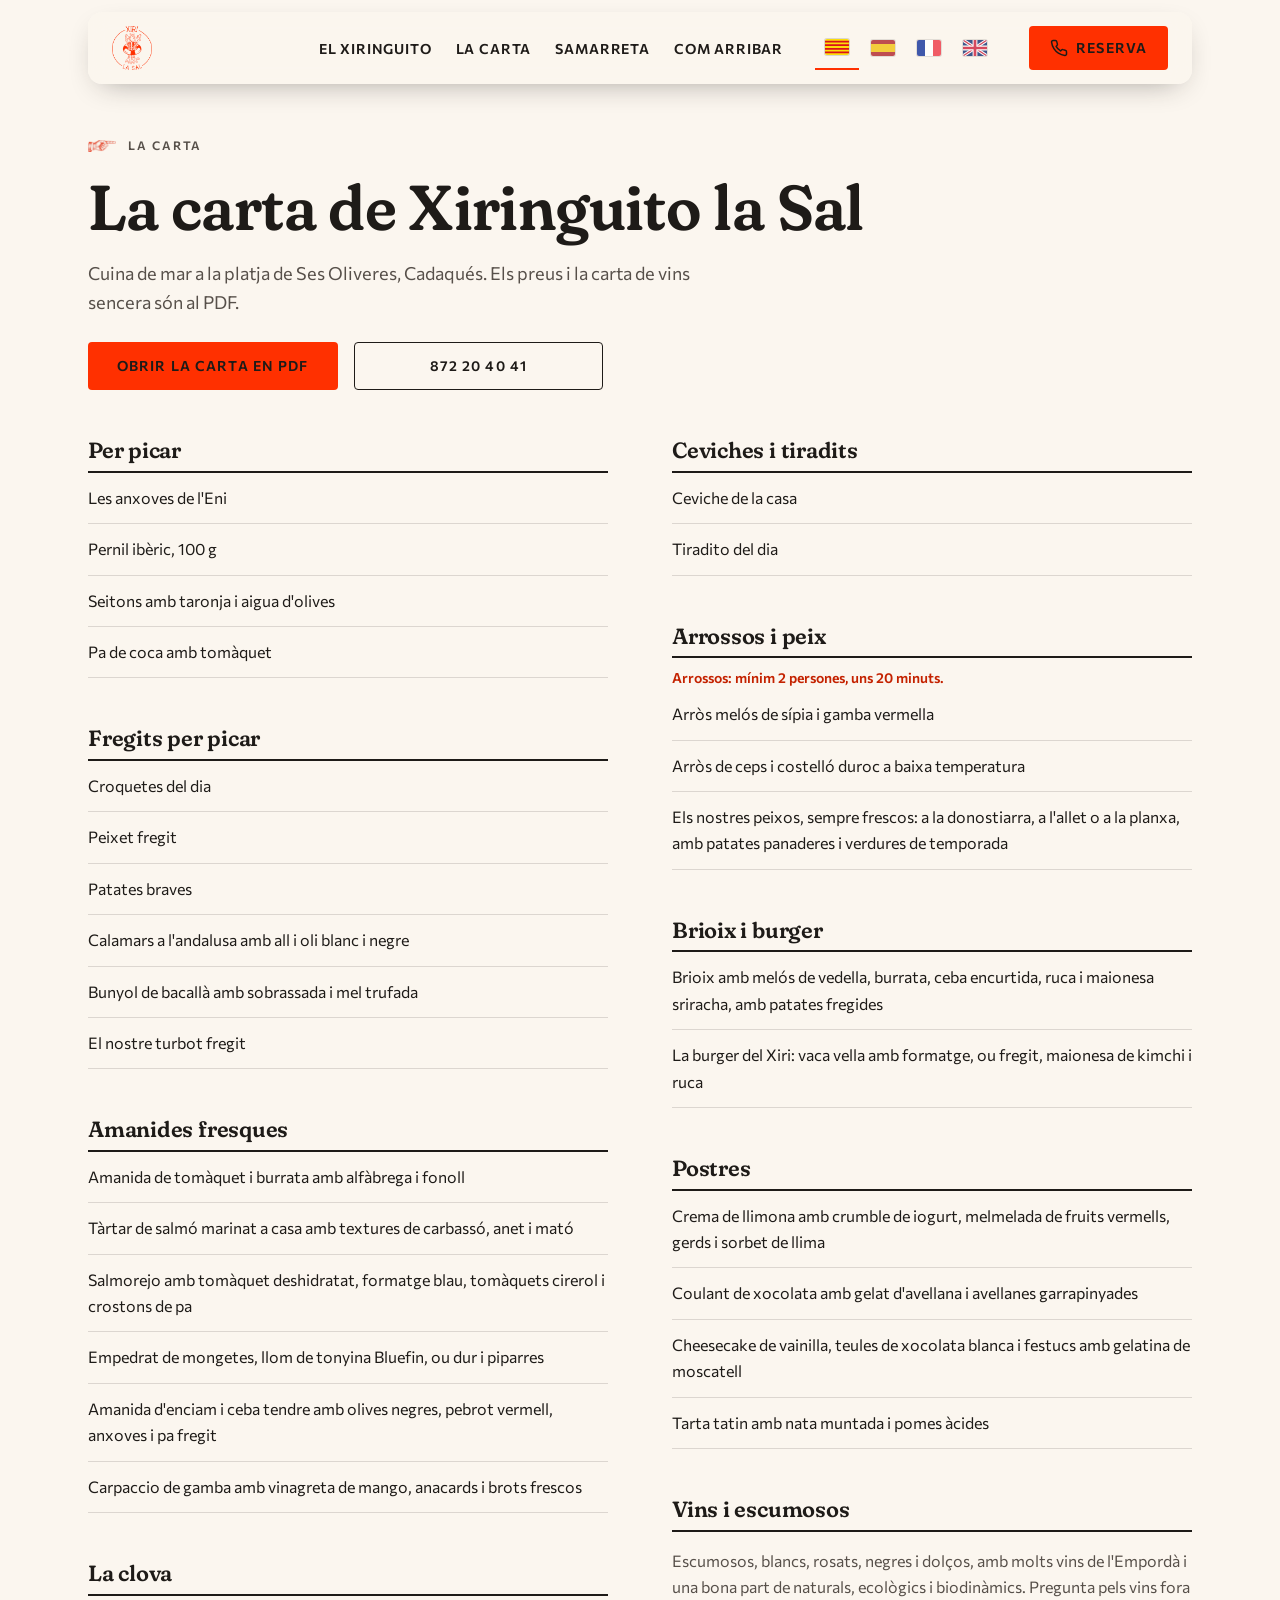
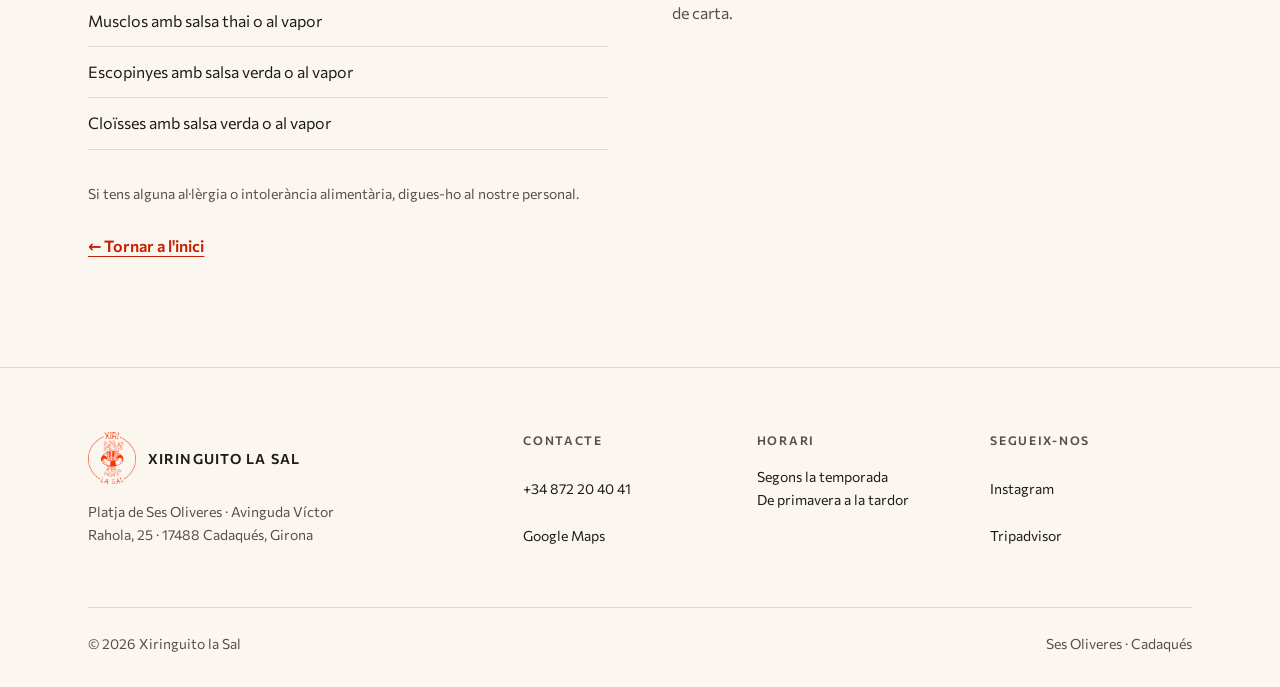
<file: carta/index.html>
<!DOCTYPE html>
<html lang="ca">
<head>
<meta charset="UTF-8">
<script>document.documentElement.classList.add('js');</script>
<meta name="viewport" content="width=device-width, initial-scale=1, viewport-fit=cover">
<title>Carta · Xiringuito la Sal, xiringuito a Cadaqués</title>
<meta name="description" content="La carta de Xiringuito la Sal, a la platja de Ses Oliveres de Cadaqués: paella i arrossos, peix fresc, coses per picar, amanides i postres.">
<meta name="robots" content="noindex">
<meta name="theme-color" content="#FBF6EF">
<link rel="canonical" href="https://www.xiringuitolasal.com/carta/">
<link rel="alternate" hreflang="ca" href="https://www.xiringuitolasal.com/carta/">
<link rel="alternate" hreflang="es" href="https://www.xiringuitolasal.com/es/carta/">
<link rel="alternate" hreflang="fr" href="https://www.xiringuitolasal.com/fr/carte/">
<link rel="alternate" hreflang="en" href="https://www.xiringuitolasal.com/en/menu/">
<link rel="alternate" hreflang="x-default" href="https://www.xiringuitolasal.com/en/menu/">
<meta property="og:url" content="https://www.xiringuitolasal.com/carta/">
<meta property="og:locale" content="ca_ES">
<meta property="og:type" content="restaurant">
<meta property="og:title" content="Carta · Xiringuito la Sal, xiringuito a Cadaqués">
<meta property="og:description" content="La carta de Xiringuito la Sal, a la platja de Ses Oliveres de Cadaqués: paella i arrossos, peix fresc, coses per picar, amanides i postres.">
<meta property="og:image" content="https://www.xiringuitolasal.com/assets/logo/og-terrassa-1200x630.jpg">
<link rel="icon" href="../assets/logo/favicon-32.png" sizes="32x32">
<link rel="icon" href="../assets/logo/favicon-512.png" sizes="512x512">
<link rel="apple-touch-icon" href="../assets/logo/apple-touch-icon-180.png">
<link rel="preload" as="font" type="font/woff2" href="../assets/fonts/fraunces-600-latin.woff2" crossorigin>
<link rel="preload" as="font" type="font/woff2" href="../assets/fonts/commissioner-400-latin.woff2" crossorigin>
<link rel="stylesheet" href="../assets/fonts/fonts.css">
<style>

:root{
  --bg:#FBF6EF;            
  --surface:#F1E7D9;       
  --text:#1E1B18;          
  --text-2:#57504A;        
  --line:rgba(30,27,24,.14);
  --accent:#FF3000;        /* taronja del logo: botons (text carbó a sobre, 4.58:1) */
  --accent-text:#C42200;   /* taronja per a text petit sobre clar (5.87:1) */
  --on-photo:#FFFFFF;

  --f-title:'Fraunces', Georgia, 'Times New Roman', serif;
  --f-text:'Commissioner', system-ui, -apple-system, 'Segoe UI', sans-serif;

  
  --fs-xs:.75rem;    
  --fs-sm:.875rem;   
  --fs-md:1rem;      
  --fs-lg:1.125rem;  
  --fs-xl:1.375rem;  
  --fs-2xl:clamp(1.75rem, 1.2rem + 1.6vw, 2.5rem);   
  --fs-3xl:clamp(2.25rem, 1.4rem + 3.2vw, 4rem);     

  
  --s1:8px; --s2:16px; --s3:24px; --s4:32px; --s5:48px; --s6:64px; --s7:96px; --s8:128px;
  --sec:96px;              
  --cab:calc(100vh - var(--nav-h));   
  --wrap:1200px;
  --gut:clamp(16px, 4vw, 48px);
  --nav-h:72px;
  --radius:4px;
}
*,*::before,*::after{box-sizing:border-box}
html{scroll-behavior:smooth;scroll-padding-top:var(--nav-h);-webkit-text-size-adjust:100%}
@media (prefers-reduced-motion: reduce){html{scroll-behavior:auto}*{transition:none!important;animation:none!important}}
body{margin:0;overflow-x:clip;background:var(--bg);color:var(--text);font:400 var(--fs-md)/1.65 var(--f-text);-webkit-font-smoothing:antialiased}
img{display:block;max-width:100%;height:auto}
a{color:inherit}
h1,h2,h3{font-family:var(--f-title);font-weight:600;line-height:1.12;letter-spacing:-.01em;margin:0;text-wrap:balance}
p{margin:0}
p+p{margin-top:var(--s2)}
.visually-hidden{position:absolute!important;width:1px;height:1px;overflow:hidden;clip:rect(0 0 0 0);white-space:nowrap}
.skip-link{position:absolute;left:var(--s2);top:-100px;z-index:100;background:var(--text);color:var(--bg);padding:var(--s1) var(--s2)}
.skip-link:focus{top:var(--s2)}
:focus-visible{outline:2px solid var(--accent-text);outline-offset:3px}
.wrap{max-width:var(--wrap);margin-inline:auto;padding-inline:var(--gut)}
.sec{padding-block:var(--sec);min-height:var(--cab);display:flex;flex-direction:column;justify-content:center}
.sec>.wrap{width:100%}
@supports (height:100svh){:root{--cab:calc(100svh - var(--nav-h))}}
@media (max-width:860px), (max-height:820px){:root{--sec:64px}}

.eyebrow{display:flex;align-items:center;gap:12px;margin-bottom:var(--s2);font-size:var(--fs-xs);font-weight:600;letter-spacing:.16em;text-transform:uppercase;color:var(--text-2)}
.eyebrow::before{content:"";width:28px;height:12px;flex:none;background:url("../assets/img/ma.webp") left center/contain no-repeat}

.cap{display:flex;flex-wrap:wrap;align-items:flex-end;justify-content:space-between;gap:var(--s3) var(--s5);margin-bottom:var(--s5)}
.cap h2{font-size:var(--fs-2xl);max-width:22ch}
.cap p{margin-top:var(--s2);max-width:52ch;text-wrap:pretty;color:var(--text-2);font-size:var(--fs-lg)}
.cap-accions{display:flex;flex-wrap:wrap;align-items:center;gap:var(--s2)}

.cap p.broma,.sam-txt p.talla,.mom-cap p.broma{margin-top:var(--s1);font:italic 600 var(--fs-md)/1.4 var(--f-title);color:var(--accent-text)}

.cap-accions:has(.btn + .btn){display:grid;grid-auto-flow:column;grid-auto-columns:1fr}
@media (max-width:560px){ .cap-accions{width:100%;flex-wrap:nowrap} .cap-accions .btn{flex:1 1 0;padding-inline:12px;font-size:var(--fs-xs);letter-spacing:.06em} }
@media (max-height:820px) and (min-width:861px){ .cap{margin-bottom:var(--s4)} }

.btn{display:inline-flex;align-items:center;justify-content:center;gap:var(--s1);min-height:48px;padding:12px 28px;border:1px solid transparent;border-radius:var(--radius);
  font:600 var(--fs-sm)/1 var(--f-text);letter-spacing:.08em;text-transform:uppercase;text-decoration:none;cursor:pointer;transition:transform .16s cubic-bezier(.23,1,.32,1),background-color .2s,color .2s,border-color .2s}
.btn svg{width:18px;height:18px;flex:none}
.btn:active{transform:scale(.97)}
.btn-accent{background:var(--accent);color:var(--text)}
.btn-accent:hover{background:#E62B00}
.btn-line{border-color:currentColor;background:transparent}
.btn-line:hover{background:var(--text);color:var(--bg);border-color:var(--text)}
.on-photo .btn-line{color:var(--on-photo)}
.on-photo .btn-line:hover{background:var(--on-photo);color:var(--text);border-color:var(--on-photo)}
.link{display:inline-block;padding-block:12px;font-weight:600;color:var(--accent-text);text-decoration:underline;text-underline-offset:4px}
.link:hover{color:var(--text)}

.nav{position:fixed;top:12px;left:var(--gut);right:var(--gut);max-width:calc(var(--wrap) - 2 * var(--gut));margin-inline:auto;z-index:50;color:var(--text);
  background:rgba(251,246,239,.94);-webkit-backdrop-filter:blur(10px);backdrop-filter:blur(10px);border-radius:14px;box-shadow:0 10px 30px -14px rgba(30,27,24,.45);transition:transform .35s cubic-bezier(.2,.7,.2,1)}
.nav-in{height:var(--nav-h);display:flex;align-items:center;gap:var(--s4);padding-inline:var(--s3)}
.brand{display:flex;align-items:center;gap:12px;text-decoration:none;margin-right:auto;padding-right:var(--s3)}
.brand{min-height:44px}
.brand img{width:40px;height:44px;object-fit:contain}
.brand .logo-color{display:none}
.brand-nom{font:600 var(--fs-sm)/1.1 var(--f-text);letter-spacing:.08em;text-transform:uppercase}   
.nav .brand-nom{display:none}   
.nav-links{display:flex;gap:var(--s3);list-style:none;margin:0;padding:0}
.nav-links a,.brand-nom{white-space:nowrap}
.nav-links a{font-size:var(--fs-sm);font-weight:600;letter-spacing:.06em;text-transform:uppercase;text-decoration:none;padding-block:var(--s1);border-bottom:1px solid transparent}
.nav-links a:hover{border-bottom-color:var(--accent)}
.nav-links a:focus:not(:focus-visible){border-bottom-color:transparent}
.lang{display:flex;gap:2px}
.lang button,.lang a{min-width:44px;min-height:44px;padding:0 6px;border:0;background:none;color:inherit;font:600 var(--fs-xs)/1 var(--f-text);letter-spacing:.08em;cursor:pointer;opacity:.75;border-bottom:1px solid transparent;text-decoration:none;display:inline-flex;align-items:center;justify-content:center}
.lang [aria-pressed="true"],.lang [aria-current="page"]{opacity:1;border-bottom:2px solid var(--accent)}
.lang svg{width:24px;height:16px;border-radius:2px;box-shadow:0 0 0 1px rgba(30,27,24,.15)}
.lang a:hover{opacity:1}
.nav .btn{min-height:44px;padding:12px 20px}
.nav.obert{background:var(--bg)}
.nav.solid .logo-blanc,.nav.obert .logo-blanc{display:none}
.nav.solid .logo-color,.nav.obert .logo-color{display:block}
.nav.amagat{transform:translateY(calc(-100% - 16px))}

.menu{display:contents}
.menu-xarxes{display:none}
.hamb{display:none}

.nav-in>nav,.menu>nav{order:1}
.nav-in>.lang{order:2}
.menu>.btn{order:3}
.hamb{order:4}
.nav-tel{display:none}
@media (max-width:960px){
  .nav-in{gap:var(--s1);padding-inline:var(--s2)}
  .brand{margin-right:auto}
  .brand,.nav-tel,.hamb{flex:none}
  .brand{min-width:44px}
  .nav-tel{order:3;display:grid;place-items:center;width:44px;height:44px;border-radius:50%;background:var(--accent);color:var(--text)}
  .nav-tel svg{width:20px;height:20px}
  .nav-in>.lang button,.nav-in>.lang a{min-width:44px}
  .lang{flex:none}
  .hamb{display:grid;place-content:center;gap:6px;width:44px;height:44px;margin-right:-10px;padding:0;border:0;background:none;color:inherit;cursor:pointer}
  .hamb span{display:block;width:24px;height:2px;background:currentColor;transition:transform .3s,opacity .2s}
  .nav.obert .hamb span:nth-child(1){transform:translateY(8px) rotate(45deg)}
  .nav.obert .hamb span:nth-child(2){opacity:0}
  .nav.obert .hamb span:nth-child(3){transform:translateY(-8px) rotate(-45deg)}
  .menu{position:fixed;top:calc(var(--nav-h) + 20px);left:var(--gut);right:var(--gut);border-radius:14px;display:none;flex-direction:column;gap:var(--s4);max-height:calc(100vh - var(--nav-h));overflow-y:auto;
    padding:var(--s4) var(--s3) var(--s5);background:var(--bg);color:var(--text);box-shadow:0 12px 24px -12px rgba(30,27,24,.25)}
  .nav.obert .menu{display:flex}
  .nav-links{flex-direction:column;gap:0}
  .nav-links a{display:block;padding:14px 0;border-bottom:1px solid var(--line);font:600 var(--fs-xl)/1.2 var(--f-title);letter-spacing:0;text-transform:none}
  .nav-links a:hover{border-bottom-color:var(--line);color:var(--accent-text)}
  .nav-in>.lang{gap:0}
  .menu .btn{width:100%;min-height:52px}
  .menu-xarxes{order:4;display:flex;justify-content:center;gap:var(--s5);list-style:none;margin:0;padding:0}
  .menu-xarxes a{display:inline-flex;align-items:center;gap:var(--s1);min-height:44px;text-decoration:none;font-weight:600;font-size:var(--fs-sm)}
  .menu-xarxes a:hover{color:var(--accent-text)}
  .menu-xarxes svg{width:22px;height:22px}
  .nav.obert .nav-tel{visibility:hidden}
  .menu .btn .btn-txt{display:inline}
}
@media (max-width:560px){
  .brand-nom{display:none}
  .nav-in{gap:2px;padding-inline:8px}
  .nav-in>.lang{gap:0}
  .brand{min-width:40px}
  .nav-in>.lang button,.nav-in>.lang a{min-width:44px;padding:0}
  .hamb{margin-right:0}
}
@media (max-width:400px){ .nav-in>.lang button,.nav-in>.lang a{min-width:40px} }

.franja{display:flex;flex-wrap:wrap;align-items:center;justify-content:center;gap:var(--s1) var(--s3);min-height:72px;padding:var(--s2) var(--gut);background:var(--accent);color:var(--text);text-decoration:none;text-align:center}
.franja span{font-size:var(--fs-sm);font-weight:600;letter-spacing:.14em;text-transform:uppercase}
.franja strong{font:600 var(--fs-xl)/1 var(--f-title);letter-spacing:.02em}
.franja svg{width:22px;height:22px}
.franja-num{display:inline-flex;align-items:center;gap:12px;white-space:nowrap}
@media (max-width:560px){ .franja{flex-direction:column;gap:4px;padding:var(--s2) var(--gut)} .franja span{font-size:var(--fs-xs);letter-spacing:.12em} }
.franja:hover strong{text-decoration:underline;text-underline-offset:5px}

.split{display:grid;grid-template-columns:minmax(0,5fr) minmax(0,7fr);min-height:var(--cab)}

.split-txt{display:flex;flex-direction:column;justify-content:center;padding:var(--sec) clamp(24px, 6vw, 96px)}
.split-txt>*{width:100%;max-width:460px;margin-inline:auto}
.split-txt h2{font-size:var(--fs-2xl);max-width:18ch}
.split-txt h1{font-size:var(--fs-2xl);max-width:18ch}

main > .split:first-child{margin-top:0}
main > .split:first-child .split-txt{padding-top:calc(var(--nav-h) + 12px + var(--sec))}
.split-txt p{margin-top:var(--s3);max-width:44ch;color:var(--text-2);font-size:var(--fs-lg)}
.split-txt p+p{margin-top:var(--s2)}
.split-txt .accions{margin-top:var(--s4);display:flex;flex-wrap:wrap;gap:var(--s2);align-items:center}
.split-img{position:relative;min-height:320px}
.split-img img{position:absolute;inset:0;width:100%;height:100%;object-fit:cover}
.split.fosc .split-txt{background:var(--surface)}
@media (max-width:860px){
  .split.primer .split-img{margin-top:0}
  main > .split:first-child .split-txt{padding-top:var(--s6)}
  .split{grid-template-columns:minmax(0,1fr);grid-template-rows:auto 1fr;min-height:var(--cab)}
  .split-img{order:-1;aspect-ratio:16/10;min-height:0}
  .split-txt{padding:var(--s6) var(--gut)}
}

.ambient-grid{display:grid;grid-template-columns:repeat(5,minmax(0,1fr));grid-template-rows:repeat(2,minmax(0,1fr));gap:var(--s2);
  height:clamp(400px, calc(var(--cab) - 2 * var(--sec) - 212px), 680px);list-style:none;margin:0;padding:0}
.ambient-grid li{position:relative;overflow:hidden;background:var(--surface)}
.ambient-grid li.alt{grid-row:span 2}
.ambient-grid img{position:absolute;inset:0;width:100%;height:100%;object-fit:cover;transition:transform .5s cubic-bezier(.23,1,.32,1)}
@media (hover:hover) and (pointer:fine){.ambient-grid li:hover img{transform:scale(1.04)}}
@media (max-width:860px){
  .ambient-grid{grid-template-columns:repeat(2,minmax(0,1fr));grid-template-rows:none;grid-auto-rows:180px;height:auto}
  .ambient-grid li.alt{grid-row:span 2}
}

.banda{position:relative;display:grid;place-items:center;min-height:min(72vh,640px);padding:var(--sec) var(--gut);text-align:center;color:var(--on-photo);overflow:hidden}
.banda>img{position:absolute;inset:0;width:100%;height:100%;object-fit:cover}
.banda::after{content:"";position:absolute;inset:0;background:rgba(20,16,12,.5)}
.banda-in{position:relative;z-index:1;max-width:720px;display:flex;flex-direction:column;align-items:center}
.banda h2{font-size:var(--fs-2xl)}
.banda p{margin-top:var(--s3);font-size:var(--fs-lg)}
.banda .accions{margin-top:var(--s4);display:flex;flex-wrap:wrap;justify-content:center;gap:var(--s2)}

.carta-sec-web{background:var(--surface);--sec:var(--s6)}
.carta-sec-web .cap h2{max-width:none}
.carta-sec-web .cap{margin-bottom:var(--s4)}

.plats{display:flex;gap:var(--s3);overflow-x:auto;scroll-snap-type:x mandatory;scrollbar-width:none;list-style:none;margin:0 calc((100% - var(--vw, 100vw)) / 2) 0 0;padding:0 var(--gut) 0 0;
  --ph:clamp(360px, calc(var(--cab) - 2 * var(--sec) - 250px), 640px)}
.plats::-webkit-scrollbar{display:none}
.plat{flex:0 0 calc(var(--ph) * .8);scroll-snap-align:start}

.plat a{position:relative;display:flex;flex-direction:column;justify-content:flex-end;height:var(--ph);width:100%;padding:var(--s4) var(--s3);overflow:hidden;color:var(--on-photo);text-decoration:none;background:var(--surface)}
.plat .ph{position:absolute;inset:0}
.plat .ph::after{content:"";position:absolute;inset:0;background:linear-gradient(180deg,rgba(20,16,12,0) 35%,rgba(20,16,12,.72) 100%)}
.plat img{width:100%;height:100%;object-fit:cover;transition:transform .4s cubic-bezier(.23,1,.32,1)}
@media (hover:hover) and (pointer:fine){.plat a:hover img{transform:scale(1.04)}}
.plat h3,.plat small{position:relative;z-index:1}
.plat h3{font:600 clamp(1.375rem, 1rem + .8vw, 1.75rem)/1.2 var(--f-title);text-shadow:0 1px 8px rgba(0,0,0,.35)}
.plat small{order:-1;margin-bottom:4px;font-size:var(--fs-xs);font-weight:600;letter-spacing:.12em;text-transform:uppercase;opacity:.9}
.plat-nota{display:flex;flex-direction:column;justify-content:center;gap:var(--s1);padding:var(--s3);background:var(--surface)}
.plat-nota h3{font-size:var(--fs-xl);margin-bottom:var(--s1)}
.plat-nota p{color:var(--text-2);font-size:var(--fs-sm);line-height:1.5}
.plat-nota p+p{margin-top:0}

@media (max-width:960px){
  .plats{gap:var(--s2);overscroll-behavior-x:contain}
  .plat,.plat-nota{flex:0 0 84%}
  .plat a{height:auto;aspect-ratio:4/5;max-height:min(64vh,560px)}
}

.punts{display:none}
@media (max-width:960px){
  .punts{display:flex;justify-content:center;gap:var(--s1);margin-top:var(--s3)}
  .punts span{width:8px;height:8px;border-radius:50%;background:#CFC6BA;transition:background-color .2s,transform .2s}
  .punts span.on{background:var(--text-2);transform:scale(1.25)}
}

.opinions{background:var(--bg)}
.ressenyes{display:grid;grid-template-columns:repeat(3,1fr);gap:var(--s3);list-style:none;margin:0;padding:0}
.ressenya[hidden]{display:none}
.ressenyes{padding-top:var(--s2)}
.ressenya{position:relative;display:flex;flex-direction:column;gap:var(--s2);padding:var(--s5) var(--s4) var(--s4);background:#FFFDF8;
  box-shadow:0 1px 2px rgba(30,27,24,.08),0 12px 24px -12px rgba(30,27,24,.28);rotate:var(--gir,0deg)}
.ressenya:nth-child(3n+1){--gir:-1.2deg}
.ressenya:nth-child(3n+2){--gir:.9deg}
.ressenya:nth-child(3n){--gir:-.5deg}

.ressenya::before{content:"";position:absolute;top:-14px;left:50%;width:104px;height:30px;translate:-50% 0;rotate:calc(var(--gir,0deg) * -2.5 - 2deg);
  background:linear-gradient(180deg,rgba(255,255,255,.35),rgba(255,255,255,0) 60%),rgba(236,226,200,.72);box-shadow:0 1px 2px rgba(30,27,24,.12);
  clip-path:polygon(0 4%,4% 0,8% 6%,12% 0,88% 0,92% 5%,96% 0,100% 6%,100% 94%,96% 100%,92% 95%,88% 100%,12% 100%,8% 94%,4% 100%,0 95%)}
.ressenya .estrelles{color:var(--accent-text);letter-spacing:.12em;font-size:var(--fs-md)}
.ressenya blockquote{margin:0;flex:1;font:600 var(--fs-lg)/1.5 var(--f-title)}
.ressenya footer{font-size:var(--fs-sm);color:var(--text-2)}
.ressenya footer b{color:var(--text);font-weight:600}
.ressenya .trad{font-style:italic}
.ressenya.entra{animation:entra .35s cubic-bezier(.23,1,.32,1) both}
@keyframes entra{from{opacity:0;translate:0 8px}to{opacity:1;translate:0 0}}
.opinions-peu{margin-top:var(--s4);text-align:right}
.fletxa{width:48px;height:48px;display:grid;place-items:center;border:1px solid var(--text);border-radius:50%;background:none;color:var(--text);cursor:pointer}
.fletxa{transition:transform .16s cubic-bezier(.23,1,.32,1),background-color .2s,color .2s}
.fletxa:active{transform:scale(.97)}
.fletxa:hover{background:var(--text);color:var(--bg)}
.fletxa svg{width:20px;height:20px}
@media (max-width:1000px){ .ressenyes{grid-template-columns:repeat(2,1fr)} }
@media (max-width:640px){ .ressenyes{grid-template-columns:1fr} .opinions-peu{text-align:left} }

.samarreta{background:#F4EDE3}
.sam-grid{display:grid;grid-template-columns:minmax(0,1.12fr) minmax(0,1fr);gap:clamp(40px,6vw,96px);align-items:center}
.sam-media{display:grid;grid-template-columns:minmax(0,2.35fr) minmax(0,1fr);gap:var(--s2);align-items:end;min-width:0}
.sam-film{margin:0;min-width:0}
.sam-film video{display:block;width:100%;aspect-ratio:9/16;max-height:620px;object-fit:cover;background:#e6dfd2;box-shadow:0 14px 34px rgba(45,32,22,.16)}
.sam-film figcaption{display:flex;align-items:baseline;gap:8px;margin-top:12px;font:600 var(--fs-sm)/1.35 var(--f-text)}
.sam-film figcaption small{font:500 var(--fs-xs)/1.35 var(--f-text);color:var(--text-2)}
.sam-film-prev video{max-height:325px}
.sam-film-prev figcaption{display:block}
.sam-film-prev figcaption small{display:block;margin-top:2px}
.sam-txt h2{font-size:clamp(2.25rem,1.5rem + 2.8vw,3.75rem);line-height:1.04;text-transform:uppercase}
.sam-txt h2 em{font-style:italic;color:var(--accent-text)}
.sam-txt>p{margin-top:var(--s3);max-width:44ch;font-size:var(--fs-lg);font-weight:500}
.preu{margin-top:var(--s4);display:flex;align-items:baseline;gap:var(--s2);flex-wrap:wrap}
.preu strong{font:600 clamp(2.5rem, 1.8rem + 2vw, 3.5rem)/1 var(--f-title);color:var(--accent-text)}
.preu span{font-size:var(--fs-sm);font-weight:600}
.sam-txt .accions{margin-top:var(--s3)}
.btn-fosc{background:var(--text);color:var(--bg)}
.btn-fosc:hover{background:#000}
.sam-txt p.talla{margin-top:var(--s2)}
.sam-txt p.avis-copiat{margin-top:var(--s1);font-size:var(--fs-sm)}
@media (max-width:860px){
  .sam-grid{grid-template-columns:1fr;gap:var(--s5)}
  .sam-media{width:min(100%,560px);margin-inline:auto}
  .sam-film video{max-height:560px}
  .sam-film-prev video{max-height:300px}
}
@media (max-width:480px){
  .sam-grid{gap:var(--s4)}
  .sam-media{grid-template-columns:minmax(0,2.1fr) minmax(0,1fr);gap:12px}
  .sam-film video{max-height:440px}
  .sam-film-prev video{max-height:230px}
  .sam-film figcaption{font-size:var(--fs-xs)}
  .sam-txt h2{font-size:clamp(2.1rem,9vw,3rem)}
}

.ig-sec{background:var(--surface)}
.posts{display:grid;grid-template-columns:repeat(5,1fr);gap:var(--s2);list-style:none;margin:0;padding:0}
.post a{position:relative;display:block;aspect-ratio:4/5;overflow:hidden;background:var(--surface)}
.post img{width:100%;height:100%;object-fit:cover;transition:transform .4s cubic-bezier(.23,1,.32,1)}
@media (hover:hover) and (pointer:fine){.post a:hover img{transform:scale(1.04)}}
.post .ig{position:absolute;top:12px;right:12px;width:28px;height:28px;color:#fff;filter:drop-shadow(0 1px 3px rgba(0,0,0,.4))}

.separador{display:flex;align-items:flex-end;gap:var(--s3);margin-top:var(--s5)}
.separador span{flex:1;height:1px;background:var(--line);margin-bottom:var(--s1)}
.separador img{width:auto;height:clamp(80px, calc(var(--cab) - 2 * var(--sec) - 480px), 160px)}
@media (max-width:900px){ .separador img{height:112px} }
@media (max-width:900px){
  .posts{display:flex;overflow-x:auto;scroll-snap-type:x mandatory;margin-inline:calc(var(--gut) * -1);padding-inline:var(--gut);scroll-padding-inline:var(--gut);scrollbar-width:none}
  .posts::-webkit-scrollbar{display:none}
  .post{flex:0 0 min(60vw,280px);scroll-snap-align:start}
}

.faq{background:var(--bg)}
.faq-grid{display:grid;grid-template-columns:minmax(0,5fr) minmax(0,7fr);gap:var(--s6);align-items:center}
.cap-faq h2{font-size:var(--fs-2xl);max-width:16ch}
.cap-faq p{margin-top:var(--s2);color:var(--text-2);font-size:var(--fs-lg)}
.cap-faq .btn{margin-top:var(--s4)}
.cap-faq{display:flex;flex-direction:column;align-items:flex-start}
.faq-il{margin-top:var(--s5);width:auto;height:clamp(120px, calc(var(--cab) - 2 * var(--sec) - 360px), 240px)}
@media (max-width:860px){ .faq-il{display:none} }
.faq-llista{border-top:1px solid var(--line)}
.faq-llista details{border-bottom:1px solid var(--line)}
.faq-llista summary{display:flex;justify-content:space-between;align-items:center;gap:var(--s2);min-height:56px;padding:var(--s2) 0;cursor:pointer;list-style:none;font:600 var(--fs-lg)/1.3 var(--f-title)}
.faq-llista summary::-webkit-details-marker{display:none}
.faq-llista summary::after{content:"+";flex:none;font:400 1.5rem/1 var(--f-text);transition:transform .2s cubic-bezier(.23,1,.32,1)}
.faq-llista details[open] summary::after{transform:rotate(45deg)}
.faq-llista details p{padding:0 0 var(--s3);max-width:60ch;color:var(--text-2)}
@media (max-width:860px){ .faq-grid{grid-template-columns:minmax(0,1fr);gap:var(--s4)} }

.arribar{background:var(--surface);color:var(--text)}   
.arribar .eyebrow{color:var(--text-2)}
.arribar .wrap{display:grid;grid-template-columns:minmax(0,1fr) minmax(0,1fr);gap:var(--s6);align-items:center}
.arribar h2{font-size:var(--fs-2xl);max-width:18ch}
.dades{margin-top:var(--s4);display:grid;gap:var(--s2)}
.dada{display:grid;gap:4px;padding-top:var(--s2);border-top:1px solid var(--line)}
.dada b{font-size:var(--fs-xs);font-weight:600;letter-spacing:.14em;text-transform:uppercase;color:var(--text-2)}
.dada a,.dada span{font-size:var(--fs-lg);text-decoration:none}
.dada a{padding-block:12px}
.dada a:hover{text-decoration:underline;text-underline-offset:4px}
.dada .tel{font:600 var(--fs-xl)/1.2 var(--f-title)}
.rosa{display:grid;justify-items:center;gap:var(--s2);text-decoration:none;color:var(--text)}
.rosa svg{width:min(100%,440px);max-height:calc(var(--cab) - 2 * var(--sec) - 48px);height:auto;overflow:visible}
.rosa .vent{font:600 10px var(--f-text);letter-spacing:.16em;text-transform:uppercase;fill:var(--text-2)}
.rosa .vent.nord{fill:var(--accent-text);font-size:12px}
.rosa .cta{font:600 var(--fs-sm)/1 var(--f-text);letter-spacing:.08em;text-transform:uppercase;color:var(--accent-text);padding-block:12px}
.rosa:hover .cta{text-decoration:underline;text-underline-offset:5px}
@media (max-width:860px){ .arribar .wrap{grid-template-columns:1fr} .rosa{justify-self:center} .rosa svg{width:min(100%,150px);max-height:none} .arribar .wrap{gap:var(--s3)} }

.peu-web{background:var(--bg);border-top:1px solid var(--line);padding-block:var(--s6) var(--s4);font-size:var(--fs-sm)}
.peu-grid{display:grid;grid-template-columns:2fr 1fr 1fr 1fr;gap:var(--s4)}
.peu-web .brand{color:var(--text)}
.peu-web .brand img{width:48px;height:52px}
.peu-web h3{font:600 var(--fs-xs)/1.4 var(--f-text);letter-spacing:.14em;text-transform:uppercase;color:var(--text-2);margin-bottom:var(--s2)}
.peu-web ul{list-style:none;margin:0;padding:0;display:grid;gap:0}
.peu-web li a{display:inline-block;padding-block:12px}
.peu-web a{text-decoration:none}
.peu-web a:hover{text-decoration:underline;text-underline-offset:3px}
.peu-adr{margin-top:var(--s2);color:var(--text-2);max-width:32ch}
.peu-baix{margin-top:var(--s5);padding-top:var(--s3);border-top:1px solid var(--line);display:flex;flex-wrap:wrap;justify-content:space-between;gap:var(--s2);color:var(--text-2)}
@media (max-width:860px){ .peu-grid{grid-template-columns:1fr 1fr} .peu-marca{grid-column:1/-1} }

.dianit{position:relative;background:var(--text);color:var(--on-photo)}
.dn-panel{position:relative;height:100vh;display:grid;place-items:center;overflow:hidden;text-align:center;padding-inline:var(--gut)}
@supports (height:100svh){ .dn-panel{height:100svh} }
.dn-panel>img{position:absolute;inset:0;width:100%;height:100%;object-fit:cover}
.dn-panel::after{content:"";position:absolute;inset:0;background:rgba(20,16,12,.48)}
.dn-txt{position:relative;z-index:1}
.dn-txt h3{font:600 clamp(3rem, 1rem + 8vw, 8.5rem)/.95 var(--f-title);text-transform:uppercase;letter-spacing:.02em}
.dn-txt p{margin-top:var(--s2);font:italic 600 clamp(1.125rem, .9rem + 1vw, 1.75rem)/1.3 var(--f-title);color:var(--surface);text-shadow:0 1px 12px rgba(0,0,0,.45)}
.dn-linia{display:none}
.anim .dianit{height:280vh}
.anim .dn-sticky{position:sticky;top:0;height:100vh;overflow:hidden}
@supports (height:100svh){ .anim .dn-sticky{height:100svh} }
.anim .dn-panel{position:absolute;inset:0;height:auto}
.anim .dn-nit{opacity:0}
.anim .dn-linia{display:block;position:absolute;left:50%;bottom:var(--s6);z-index:2;width:160px;height:1px;translate:-50% 0;background:rgba(255,255,255,.35)}
.dn-linia span{display:block;height:100%;background:var(--on-photo);transform-origin:left;scale:0 1}

.moments{background:var(--bg)}
.mom-grid{display:grid;grid-template-columns:minmax(0,5fr) minmax(0,3fr) minmax(0,4fr);gap:var(--s5);align-items:center}
.mom-cap h2{font-size:var(--fs-2xl);max-width:16ch}
.mom-cap p{margin-top:var(--s2);max-width:40ch;color:var(--text-2);font-size:var(--fs-lg);text-wrap:pretty}
.mom-llista{list-style:none;margin:0;padding:0;display:grid;gap:4px;justify-items:end;text-align:right}
.mom-b{min-height:44px;padding:var(--s1) 0;border:0;background:none;cursor:pointer;color:var(--text);opacity:.32;font:600 var(--fs-sm)/1.3 var(--f-text);letter-spacing:.14em;text-transform:uppercase;text-align:right;transition:opacity .3s,color .3s}
.mom-b:hover{opacity:.7}
.mom-b[aria-pressed="true"]{opacity:1;color:var(--accent-text)}
.mom-polaroid{position:relative;justify-self:center;width:min(100%, calc((var(--cab) - 2 * var(--sec) - 96px) * .8));margin:0;padding:var(--s2) var(--s2) 0;background:#FFFDF8;rotate:2deg;
  box-shadow:0 1px 2px rgba(30,27,24,.08),0 24px 40px -20px rgba(30,27,24,.4)}
.mom-fotos{position:relative;aspect-ratio:4/5;overflow:hidden;background:var(--surface)}
.mom-f{position:absolute;inset:0;margin:0;opacity:0;transition:opacity .5s ease}
.mom-f.on{opacity:1}
.mom-f img{width:100%;height:100%;object-fit:cover;scale:1.06;transition:scale 1.2s cubic-bezier(.2,.7,.2,1)}
.mom-f.on img{scale:1}
.mom-peu{position:relative;min-height:72px}
.mom-peu figcaption{position:absolute;inset:0;display:flex;justify-content:space-between;align-items:center;gap:var(--s2);opacity:0;transition:opacity .4s}
.mom-peu figcaption.on{opacity:1}
.mom-data{white-space:nowrap;font:600 var(--fs-xs)/1.4 var(--f-text);letter-spacing:.14em;text-transform:uppercase;color:var(--text-2)}
.mom-nota{font:italic 600 var(--fs-md)/1.3 var(--f-title);color:var(--accent-text);text-align:right}
@media (max-width:860px){
  .mom-grid{grid-template-columns:minmax(0,1fr);gap:var(--s4)}
  .mom-polaroid{width:min(86%,360px);order:2}
  .mom-llista{order:3;justify-items:start;text-align:left}
  .mom-b{text-align:left}
}

.cortina .tapa{position:sticky;top:var(--top,0px);z-index:1}
.cortina .tapa::after{content:"";position:absolute;inset:0;z-index:20;background:#14100C;opacity:var(--fosc,0);pointer-events:none}
.cortina .puja{position:relative;z-index:2;box-shadow:0 -24px 48px -28px rgba(20,16,12,.55)}

.cortina :is(main section[id], main .franja):not(.tapa){position:relative;z-index:2}

.anim-h .carta-sec-web{display:block;padding:0;min-height:0}
.anim-h .carta-pin{position:sticky;top:0;min-height:100vh;display:flex;flex-direction:column;justify-content:center;padding-block:calc(var(--nav-h) + var(--s4)) var(--s5);overflow:hidden}
.anim-h .carta-pin>.wrap{width:100%}
.anim-h .plats{overflow:visible;scroll-snap-type:none;will-change:transform}


/* ---------- Pàgina de la carta en text ---------- */
.carta-pag{padding-top:calc(var(--nav-h) + var(--s6))}
.carta-pag h1{font-size:var(--fs-3xl);max-width:20ch}
.carta-seccions{columns:2;column-gap:var(--s6)}
.carta-sec{break-inside:avoid;margin-bottom:var(--s5)}
.carta-sec h2{font-size:var(--fs-xl);padding-bottom:var(--s1);border-bottom:2px solid var(--text)}
.carta-sec ul{list-style:none;margin:0;padding:0}
.carta-sec li{padding:12px 0;border-bottom:1px solid var(--line)}
.carta-sec .carta-nota{margin-top:var(--s1);color:var(--accent-text);font-size:var(--fs-sm);font-weight:600}
.carta-sec p.vins{margin-top:var(--s2);color:var(--text-2)}
.carta-peu{margin-top:var(--s4);color:var(--text-2);font-size:var(--fs-sm)}
@media (max-width:760px){ .carta-seccions{columns:1} }
</style>
<script type="application/ld+json">
{
 "@context": "https://schema.org",
 "@graph": [
  {
   "@type": "Restaurant",
   "@id": "https://www.xiringuitolasal.com/#restaurant",
   "name": "Xiringuito la Sal",
   "alternateName": [
    "La Sal Es Xiringuito Ses Oliveres",
    "Xiri la Sal"
   ],
   "description": "Xiringuito a la platja de Ses Oliveres, Cadaqués: paella, peix fresc i terrassa davant la badia. De març a octubre. Reserves: +34 872 20 40 41",
   "url": "https://www.xiringuitolasal.com/",
   "telephone": "+34872204041",
   "image": [
    "https://www.xiringuitolasal.com/assets/img/hero-2400.webp",
    "https://www.xiringuitolasal.com/assets/logo/og-terrassa-1200x630.jpg"
   ],
   "logo": "https://www.xiringuitolasal.com/assets/logo/favicon-512.png",
   "address": {
    "@type": "PostalAddress",
    "streetAddress": "Avinguda Víctor Rahola, 25",
    "addressLocality": "Cadaqués",
    "postalCode": "17488",
    "addressRegion": "Girona",
    "addressCountry": "ES"
   },
   "geo": {
    "@type": "GeoCoordinates",
    "latitude": 42.2857466,
    "longitude": 3.2851119
   },
   "hasMap": "https://maps.app.goo.gl/VqkFJobXDxhRsfKD7",
   "servesCuisine": [
    "Mediterrània",
    "Peix i marisc",
    "Arrossos",
    "Tapes"
   ],
   "priceRange": "€€",
   "acceptsReservations": true,
   "hasMenu": "https://www.xiringuitolasal.com/carta/#menu",
   "sameAs": [
    "https://www.instagram.com/xiringuitolasal/",
    "https://www.tripadvisor.es/Restaurant_Review-g580326-d12834000-Reviews-Xiringuito_La_Sal-Cadaques_Costa_Brava_Province_of_Girona_Catalonia.html"
   ]
  },
  {
   "@type": "WebSite",
   "@id": "https://www.xiringuitolasal.com/#web",
   "name": "Xiringuito la Sal",
   "url": "https://www.xiringuitolasal.com/",
   "inLanguage": [
    "ca",
    "es",
    "fr",
    "en"
   ]
  },
  {
   "@type": "Menu",
   "@id": "https://www.xiringuitolasal.com/carta/#menu",
   "name": "La carta de Xiringuito la Sal",
   "inLanguage": "ca",
   "url": "https://www.xiringuitolasal.com/carta/",
   "hasMenuSection": [
    {
     "@type": "MenuSection",
     "name": "Per picar",
     "hasMenuItem": [
      {
       "@type": "MenuItem",
       "name": "Les anxoves de l'Eni"
      },
      {
       "@type": "MenuItem",
       "name": "Pernil ibèric, 100 g"
      },
      {
       "@type": "MenuItem",
       "name": "Seitons amb taronja i aigua d'olives"
      },
      {
       "@type": "MenuItem",
       "name": "Pa de coca amb tomàquet"
      }
     ]
    },
    {
     "@type": "MenuSection",
     "name": "Fregits per picar",
     "hasMenuItem": [
      {
       "@type": "MenuItem",
       "name": "Croquetes del dia"
      },
      {
       "@type": "MenuItem",
       "name": "Peixet fregit"
      },
      {
       "@type": "MenuItem",
       "name": "Patates braves"
      },
      {
       "@type": "MenuItem",
       "name": "Calamars a l'andalusa amb all i oli blanc i negre"
      },
      {
       "@type": "MenuItem",
       "name": "Bunyol de bacallà amb sobrassada i mel trufada"
      },
      {
       "@type": "MenuItem",
       "name": "El nostre turbot fregit"
      }
     ]
    },
    {
     "@type": "MenuSection",
     "name": "Amanides fresques",
     "hasMenuItem": [
      {
       "@type": "MenuItem",
       "name": "Amanida de tomàquet i burrata amb alfàbrega i fonoll"
      },
      {
       "@type": "MenuItem",
       "name": "Tàrtar de salmó marinat a casa amb textures de carbassó, anet i mató"
      },
      {
       "@type": "MenuItem",
       "name": "Salmorejo amb tomàquet deshidratat, formatge blau, tomàquets cirerol i crostons de pa"
      },
      {
       "@type": "MenuItem",
       "name": "Empedrat de mongetes, llom de tonyina Bluefin, ou dur i piparres"
      },
      {
       "@type": "MenuItem",
       "name": "Amanida d'enciam i ceba tendre amb olives negres, pebrot vermell, anxoves i pa fregit"
      },
      {
       "@type": "MenuItem",
       "name": "Carpaccio de gamba amb vinagreta de mango, anacards i brots frescos"
      }
     ]
    },
    {
     "@type": "MenuSection",
     "name": "La clova",
     "hasMenuItem": [
      {
       "@type": "MenuItem",
       "name": "Musclos amb salsa thai o al vapor"
      },
      {
       "@type": "MenuItem",
       "name": "Escopinyes amb salsa verda o al vapor"
      },
      {
       "@type": "MenuItem",
       "name": "Cloïsses amb salsa verda o al vapor"
      }
     ]
    },
    {
     "@type": "MenuSection",
     "name": "Ceviches i tiradits",
     "hasMenuItem": [
      {
       "@type": "MenuItem",
       "name": "Ceviche de la casa"
      },
      {
       "@type": "MenuItem",
       "name": "Tiradito del dia"
      }
     ]
    },
    {
     "@type": "MenuSection",
     "name": "Arrossos i peix",
     "hasMenuItem": [
      {
       "@type": "MenuItem",
       "name": "Arròs melós de sípia i gamba vermella"
      },
      {
       "@type": "MenuItem",
       "name": "Arròs de ceps i costelló duroc a baixa temperatura"
      },
      {
       "@type": "MenuItem",
       "name": "Els nostres peixos, sempre frescos: a la donostiarra, a l'allet o a la planxa, amb patates panaderes i verdures de temporada"
      }
     ]
    },
    {
     "@type": "MenuSection",
     "name": "Brioix i burger",
     "hasMenuItem": [
      {
       "@type": "MenuItem",
       "name": "Brioix amb melós de vedella, burrata, ceba encurtida, ruca i maionesa sriracha, amb patates fregides"
      },
      {
       "@type": "MenuItem",
       "name": "La burger del Xiri: vaca vella amb formatge, ou fregit, maionesa de kimchi i ruca"
      }
     ]
    },
    {
     "@type": "MenuSection",
     "name": "Postres",
     "hasMenuItem": [
      {
       "@type": "MenuItem",
       "name": "Crema de llimona amb crumble de iogurt, melmelada de fruits vermells, gerds i sorbet de llima"
      },
      {
       "@type": "MenuItem",
       "name": "Coulant de xocolata amb gelat d'avellana i avellanes garrapinyades"
      },
      {
       "@type": "MenuItem",
       "name": "Cheesecake de vainilla, teules de xocolata blanca i festucs amb gelatina de moscatell"
      },
      {
       "@type": "MenuItem",
       "name": "Tarta tatin amb nata muntada i pomes àcides"
      }
     ]
    }
   ]
  }
 ]
}
</script>
</head>
<body>

<a class="skip-link" href="#main" data-i18n="skip">Salta al contingut</a>

<header class="nav solid" id="nav">
  <div class="nav-in">
    <a class="brand" href="../#xiringuito" aria-label="Xiringuito la Sal">
      <img class="logo-blanc" src="../assets/logo/logo-blanc-320.webp" alt="" width="292" height="320">
      <img class="logo-color" src="../assets/logo/logo-taronja-160.webp" alt="" width="146" height="160">
      <span class="brand-nom">Xiringuito la Sal</span>
    </a>
    <div class="lang" role="group" aria-label="Idioma" data-i18n-aria="lang_label">
      <a href="./" lang="ca" hreflang="ca" aria-current="page"><svg viewBox="0 0 30 20" aria-hidden="true"><rect width="30" height="20" fill="#FCDD09"/><path d="M0 3.3h30M0 7.8h30M0 12.2h30M0 16.7h30" stroke="#DA121A" stroke-width="2.2"/></svg><span class="visually-hidden">Català</span></a>
      <a href="../es/carta/" lang="es" hreflang="es"><svg viewBox="0 0 30 20" aria-hidden="true"><rect width="30" height="20" fill="#AA151B"/><rect y="5" width="30" height="10" fill="#F1BF00"/></svg><span class="visually-hidden">Español</span></a>
      <a href="../fr/carte/" lang="fr" hreflang="fr"><svg viewBox="0 0 30 20" aria-hidden="true"><rect width="30" height="20" fill="#ED2939"/><rect width="20" height="20" fill="#fff"/><rect width="10" height="20" fill="#002395"/></svg><span class="visually-hidden">Français</span></a>
      <a href="../en/menu/" lang="en" hreflang="en"><svg viewBox="0 0 30 20" aria-hidden="true"><rect width="30" height="20" fill="#012169"/><path d="M0 0l30 20M30 0L0 20" stroke="#fff" stroke-width="4"/><path d="M0 0l30 20M30 0L0 20" stroke="#C8102E" stroke-width="1.6"/><path d="M15 0v20M0 10h30" stroke="#fff" stroke-width="6"/><path d="M15 0v20M0 10h30" stroke="#C8102E" stroke-width="3.4"/></svg><span class="visually-hidden">English</span></a>
    </div>
    <a class="nav-tel" href="tel:+34872204041" aria-label="Truca per reservar: 872 20 40 41" data-i18n-aria="nav_tel_aria"><svg viewBox="0 0 24 24" fill="none" stroke="currentColor" stroke-width="2" stroke-linecap="round" stroke-linejoin="round" aria-hidden="true"><path d="M22 16.9v3a2 2 0 0 1-2.2 2 19.8 19.8 0 0 1-8.6-3.1 19.5 19.5 0 0 1-6-6A19.8 19.8 0 0 1 2.1 4.2 2 2 0 0 1 4.1 2h3a2 2 0 0 1 2 1.7c.1 1 .4 1.9.7 2.8a2 2 0 0 1-.5 2.1L8.1 9.9a16 16 0 0 0 6 6l1.3-1.3a2 2 0 0 1 2.1-.4c.9.3 1.8.6 2.8.7a2 2 0 0 1 1.7 2z"/></svg></a>
    <button class="hamb" type="button" aria-expanded="false" aria-controls="menu" aria-label="Menú" data-i18n-aria="menu_aria"><span></span><span></span><span></span></button>
    <div class="menu" id="menu">
    <nav aria-label="Principal" data-i18n-aria="nav_label">
      <ul class="nav-links">
        <li><a href="../#xiringuito" data-i18n="nav_xiri">El Xiringuito</a></li>
        <li><a href="../#carta" data-i18n="nav_carta">La carta</a></li>
        <li><a href="../#samarreta" data-i18n="nav_shop">Samarreta</a></li>
        <li><a href="../#arribar" data-i18n="nav_arribar">Com arribar</a></li>
      </ul>
    </nav>

    <a class="btn btn-accent" href="tel:+34872204041" aria-label="Reserva: 872 20 40 41" data-i18n-aria="nav_reserva_aria">
      <svg viewBox="0 0 24 24" fill="none" stroke="currentColor" stroke-width="2" stroke-linecap="round" stroke-linejoin="round" aria-hidden="true"><path d="M22 16.9v3a2 2 0 0 1-2.2 2 19.8 19.8 0 0 1-8.6-3.1 19.5 19.5 0 0 1-6-6A19.8 19.8 0 0 1 2.1 4.2 2 2 0 0 1 4.1 2h3a2 2 0 0 1 2 1.7c.1 1 .4 1.9.7 2.8a2 2 0 0 1-.5 2.1L8.1 9.9a16 16 0 0 0 6 6l1.3-1.3a2 2 0 0 1 2.1-.4c.9.3 1.8.6 2.8.7a2 2 0 0 1 1.7 2z"/></svg>
      <span class="btn-txt" data-i18n="nav_reserva">Reserva</span>
    </a>
    <ul class="menu-xarxes">
      <li><a href="https://www.instagram.com/xiringuitolasal/" target="_blank" rel="noopener"><svg viewBox="0 0 24 24" fill="none" stroke="currentColor" stroke-width="2" aria-hidden="true"><rect x="3" y="3" width="18" height="18" rx="5"/><circle cx="12" cy="12" r="4.2"/><circle cx="17.4" cy="6.6" r="1" fill="currentColor" stroke="none"/></svg><span>Instagram</span><span class="visually-hidden" data-i18n="nova"> (s'obre en una pestanya nova)</span></a></li>
      <li><a href="https://www.tripadvisor.es/Restaurant_Review-g580326-d12834000-Reviews-Xiringuito_La_Sal-Cadaques_Costa_Brava_Province_of_Girona_Catalonia.html" target="_blank" rel="noopener"><svg viewBox="0 0 24 24" fill="none" stroke="currentColor" stroke-width="1.8" aria-hidden="true"><circle cx="7" cy="13" r="3.6"/><circle cx="17" cy="13" r="3.6"/><circle cx="7" cy="13" r="1" fill="currentColor"/><circle cx="17" cy="13" r="1" fill="currentColor"/><path d="M3.5 9.5C6 7.2 9 6 12 6s6 1.2 8.5 3.5M12 9.5l-1.6 2.2M12 9.5l1.6 2.2"/></svg><span>Tripadvisor</span><span class="visually-hidden" data-i18n="nova"> (s'obre en una pestanya nova)</span></a></li>
    </ul>
    </div>
  </div>
</header>

<main id="main">
<section class="sec carta-pag" aria-labelledby="carta-h1">
  <div class="wrap">
    <div class="cap">
      <div>
        <span class="eyebrow">La carta</span>
        <h1 id="carta-h1">La carta de Xiringuito la Sal</h1>
        <p>Cuina de mar a la platja de Ses Oliveres, Cadaqués. Els preus i la carta de vins sencera són al PDF.</p>
      </div>
      <div class="cap-accions">
        <a class="btn btn-accent" href="../assets/carta/carta-ca-es.pdf" target="_blank" rel="noopener" data-carta>Obrir la carta en PDF<span class="visually-hidden"> (PDF, s'obre en una pestanya nova)</span></a>
        <a class="btn btn-line" href="tel:+34872204041">872 20 40 41</a>
      </div>
    </div>
    <div class="carta-seccions">
      <section class="carta-sec" aria-labelledby="c-picar"><h2 id="c-picar">Per picar</h2><ul><li>Les anxoves de l'Eni</li><li>Pernil ibèric, 100 g</li><li>Seitons amb taronja i aigua d'olives</li><li>Pa de coca amb tomàquet</li></ul></section>
      <section class="carta-sec" aria-labelledby="c-fregits"><h2 id="c-fregits">Fregits per picar</h2><ul><li>Croquetes del dia</li><li>Peixet fregit</li><li>Patates braves</li><li>Calamars a l'andalusa amb all i oli blanc i negre</li><li>Bunyol de bacallà amb sobrassada i mel trufada</li><li>El nostre turbot fregit</li></ul></section>
      <section class="carta-sec" aria-labelledby="c-amanides"><h2 id="c-amanides">Amanides fresques</h2><ul><li>Amanida de tomàquet i burrata amb alfàbrega i fonoll</li><li>Tàrtar de salmó marinat a casa amb textures de carbassó, anet i mató</li><li>Salmorejo amb tomàquet deshidratat, formatge blau, tomàquets cirerol i crostons de pa</li><li>Empedrat de mongetes, llom de tonyina Bluefin, ou dur i piparres</li><li>Amanida d'enciam i ceba tendre amb olives negres, pebrot vermell, anxoves i pa fregit</li><li>Carpaccio de gamba amb vinagreta de mango, anacards i brots frescos</li></ul></section>
      <section class="carta-sec" aria-labelledby="c-clova"><h2 id="c-clova">La clova</h2><ul><li>Musclos amb salsa thai o al vapor</li><li>Escopinyes amb salsa verda o al vapor</li><li>Cloïsses amb salsa verda o al vapor</li></ul></section>
      <section class="carta-sec" aria-labelledby="c-ceviches"><h2 id="c-ceviches">Ceviches i tiradits</h2><ul><li>Ceviche de la casa</li><li>Tiradito del dia</li></ul></section>
      <section class="carta-sec" aria-labelledby="c-recomanats"><h2 id="c-recomanats">Arrossos i peix</h2><p class="carta-nota">Arrossos: mínim 2 persones, uns 20 minuts.</p><ul><li>Arròs melós de sípia i gamba vermella</li><li>Arròs de ceps i costelló duroc a baixa temperatura</li><li>Els nostres peixos, sempre frescos: a la donostiarra, a l'allet o a la planxa, amb patates panaderes i verdures de temporada</li></ul></section>
      <section class="carta-sec" aria-labelledby="c-brioix"><h2 id="c-brioix">Brioix i burger</h2><ul><li>Brioix amb melós de vedella, burrata, ceba encurtida, ruca i maionesa sriracha, amb patates fregides</li><li>La burger del Xiri: vaca vella amb formatge, ou fregit, maionesa de kimchi i ruca</li></ul></section>
      <section class="carta-sec" aria-labelledby="c-postres"><h2 id="c-postres">Postres</h2><ul><li>Crema de llimona amb crumble de iogurt, melmelada de fruits vermells, gerds i sorbet de llima</li><li>Coulant de xocolata amb gelat d'avellana i avellanes garrapinyades</li><li>Cheesecake de vainilla, teules de xocolata blanca i festucs amb gelatina de moscatell</li><li>Tarta tatin amb nata muntada i pomes àcides</li></ul></section>
      <section class="carta-sec" aria-labelledby="c-vins"><h2 id="c-vins">Vins i escumosos</h2><p class="vins">Escumosos, blancs, rosats, negres i dolços, amb molts vins de l'Empordà i una bona part de naturals, ecològics i biodinàmics. Pregunta pels vins fora de carta.</p></section>
    </div>
    <p class="carta-peu">Si tens alguna al·lèrgia o intolerància alimentària, digues-ho al nostre personal.</p>
    <p><a class="link" href="../">← Tornar a l'inici</a></p>
  </div>
</section>
</main>

<footer class="peu-web">
  <div class="wrap">
    <div class="peu-grid">
      <div class="peu-marca">
        <a class="brand" href="../#xiringuito" aria-label="Xiringuito la Sal"><img src="../assets/logo/logo-taronja-160.webp" alt="" width="146" height="160"><span class="brand-nom">Xiringuito la Sal</span></a>
        <p class="peu-adr">Platja de Ses Oliveres · Avinguda Víctor Rahola, 25 · 17488 Cadaqués, Girona</p>
      </div>
      <div>
        <h3 data-i18n="foot_contacte">Contacte</h3>
        <ul>
          <li><a href="tel:+34872204041">+34 872 20 40 41</a></li>
          <li><a href="https://maps.app.goo.gl/VqkFJobXDxhRsfKD7" target="_blank" rel="noopener">Google Maps<span class="visually-hidden" data-i18n="nova"> (s'obre en una pestanya nova)</span></a></li>
        </ul>
      </div>
      <div>
        <h3 data-i18n="arr_horari">Horari</h3>
        <ul>
          <li data-i18n="foot_horari1">Segons la temporada</li>
          <li data-i18n="foot_horari2">De primavera a la tardor</li>
        </ul>
      </div>
      <div>
        <h3 data-i18n="foot_segueix">Segueix-nos</h3>
        <ul>
          <li><a href="https://www.instagram.com/xiringuitolasal/" target="_blank" rel="noopener">Instagram<span class="visually-hidden" data-i18n="nova"> (s'obre en una pestanya nova)</span></a></li>
          <li><a href="https://www.tripadvisor.es/Restaurant_Review-g580326-d12834000-Reviews-Xiringuito_La_Sal-Cadaques_Costa_Brava_Province_of_Girona_Catalonia.html" target="_blank" rel="noopener">Tripadvisor<span class="visually-hidden" data-i18n="nova"> (s'obre en una pestanya nova)</span></a></li>
        </ul>
      </div>
    </div>
    <!-- Pendent: enllaços a avís legal, privacitat i cookies quan els tinguem -->
    <div class="peu-baix"><span>© 2026 Xiringuito la Sal</span><span data-i18n="foot_lloc">Ses Oliveres · Cadaqués</span></div>
  </div>
</footer>

<script src="../assets/js/gsap-3.15.0.min.js" defer></script>
<script src="../assets/js/ScrollTrigger-3.15.0.min.js" defer></script>
<script>
(function(){
  
  var T = {};  /* textos ja aplicats a cada idioma per src/build.py */
  var PDF = {caes:'../assets/carta/carta-ca-es.pdf', fren:'../assets/carta/carta-fr-en.pdf'};

  function setLang(lang){
    var d = T[lang]; if(!d) return;
    document.querySelectorAll('[data-i18n]').forEach(function(el){ var k = el.getAttribute('data-i18n'); if(d[k] !== undefined) el.textContent = d[k]; });
    document.querySelectorAll('[data-i18n-alt]').forEach(function(el){ var k = el.getAttribute('data-i18n-alt'); if(d[k] !== undefined) el.alt = d[k]; });
    document.querySelectorAll('[data-i18n-msg]').forEach(function(el){ var k = el.getAttribute('data-i18n-msg'); if(d[k] !== undefined) el.setAttribute('data-msg', d[k]); });
    document.querySelectorAll('[data-i18n-aria]').forEach(function(el){ var k = el.getAttribute('data-i18n-aria'); if(d[k] !== undefined) el.setAttribute('aria-label', d[k]); });
    document.querySelectorAll('.lang button').forEach(function(b){ b.setAttribute('aria-pressed', String(b.dataset.lang === lang)); });
    var fr = lang === 'fr' || lang === 'en';
    document.querySelectorAll('[data-carta]').forEach(function(a){ a.href = fr ? PDF.fren : PDF.caes; });
    document.querySelectorAll('[data-carta-altra]').forEach(function(a){ a.href = fr ? PDF.caes : PDF.fren; });
    document.documentElement.lang = lang;
    document.title = d.page_title;
    document.querySelector('meta[name="description"]').content = d.page_desc;
    try{ localStorage.setItem('xiri-lang', lang); }catch(e){}
  }
  document.querySelectorAll('.lang button').forEach(function(b){ b.addEventListener('click', function(){ setLang(b.dataset.lang); }); });
  var start = new URLSearchParams(location.search).get('lang');
  if(!T[start]){ try{ start = localStorage.getItem('xiri-lang'); }catch(e){} }
  if(!T[start]){ start = (navigator.language || 'ca').slice(0,2).toLowerCase(); }
  if(T[start] && start !== 'ca') setLang(start);

  
  var IDIOMES = ['ca', 'es', 'fr', 'en'];
  /* Posició real d'una secció (amb la cortina, offsetTop dona on s'ha quedat enganxada, no on és) */
  function natural(el){
    var html = document.documentElement, c = html.classList.contains('cortina');
    if(c) html.classList.remove('cortina');            
    var y = el.getBoundingClientRect().top + window.scrollY;
    if(c) html.classList.add('cortina');
    return y;
  }
  
  document.addEventListener('click', function(e){
    var a = e.target.closest && e.target.closest('a[href^="#"]');
    if(!a || !document.documentElement.classList.contains('cortina')) return;
    var t = document.getElementById(a.getAttribute('href').slice(1));
    if(!t || t.id === 'main') return;
    e.preventDefault();
    var nav = document.getElementById('nav');
    window.scrollTo({ top: Math.max(0, natural(t) - nav.offsetHeight), behavior: matchMedia('(prefers-reduced-motion: reduce)').matches ? 'auto' : 'smooth' });
    history.pushState(null, '', a.getAttribute('href'));
  });
  function enllacIdioma(l){ return document.querySelector('.lang a[hreflang="' + l + '"]'); }
  (function(){
    try{
      if(/bot|crawl|spider|slurp|google|bing|yandex|lighthouse|headless/i.test(navigator.userAgent)) return;
      if(localStorage.getItem('xiri-lang') || sessionStorage.getItem('xiri-auto')) return;
      sessionStorage.setItem('xiri-auto', '1');
      var pref = (navigator.languages || [navigator.language || '']).map(function(l){ return String(l).slice(0, 2).toLowerCase(); });
      var vol = pref.filter(function(l){ return IDIOMES.indexOf(l) > -1; })[0] || 'en';
      var a = enllacIdioma(vol);
      if(vol !== document.documentElement.lang && a) location.replace(a.href);
    }catch(e){}
  })();
  document.querySelectorAll('.lang a').forEach(function(a){
    a.addEventListener('click', function(){
      try{
        localStorage.setItem('xiri-lang', a.getAttribute('hreflang'));
        var navH = document.getElementById('nav').offsetHeight, actual = null;
        document.querySelectorAll('main > section, main > .franja').forEach(function(sec){ if(sec.id && sec.getBoundingClientRect().top <= navH + 1) actual = sec; });
        if(actual) sessionStorage.setItem('xiri-pos', JSON.stringify({id: actual.id, dy: window.scrollY - natural(actual)}));
      }catch(e){}
    });
  });
  try{
    var pos = JSON.parse(sessionStorage.getItem('xiri-pos') || 'null');
    sessionStorage.removeItem('xiri-pos');
    var desti = pos && document.getElementById(pos.id);
    if(desti) window.scrollTo({top: desti.offsetTop + pos.dy, behavior: 'instant'});
  }catch(e){}

  
  document.querySelectorAll('.plats').forEach(function(llista){
    var items = llista.children, punts = document.createElement('div');
    punts.className = 'punts'; punts.setAttribute('aria-hidden', 'true');
    for(var i = 0; i < items.length; i++) punts.appendChild(document.createElement('span'));
    llista.parentNode.insertBefore(punts, llista.nextSibling);
    var marca = function(){
      var n = Math.round(llista.scrollLeft / Math.max(1, llista.clientWidth));
      for(var j = 0; j < punts.children.length; j++) punts.children[j].classList.toggle('on', j === n);
    };
    llista.addEventListener('scroll', function(){ requestAnimationFrame(marca); }, {passive:true});
    marca();
  });

  
  var navEl = document.getElementById('nav'), hamb = navEl.querySelector('.hamb');
  function tanca(){ navEl.classList.remove('obert'); hamb.setAttribute('aria-expanded', 'false'); }
  hamb.addEventListener('click', function(){
    var obre = !navEl.classList.contains('obert');
    navEl.classList.toggle('obert', obre); hamb.setAttribute('aria-expanded', String(obre));
  });
  navEl.querySelectorAll('.menu a').forEach(function(a){ a.addEventListener('click', tanca); });
  document.addEventListener('keydown', function(e){ if(e.key === 'Escape' && navEl.classList.contains('obert')){ tanca(); hamb.focus(); } });
  matchMedia('(min-width:961px)').addEventListener('change', function(e){ if(e.matches) tanca(); });

  
  var nav = document.getElementById('nav'), hero = document.querySelector('.hero');
  var lastY = window.scrollY, ticking = false, mobil = matchMedia('(max-width:860px)');
  function onScroll(){
    if(ticking) return; ticking = true;
    requestAnimationFrame(function(){
      var y = window.scrollY;
      nav.classList.toggle('solid', !hero || y > hero.offsetHeight - nav.offsetHeight - 1);
      if(Math.abs(y - lastY) >= 6){
        nav.classList.toggle('amagat', mobil.matches && y > lastY && y > nav.offsetHeight * 2 && !nav.classList.contains('obert') && !nav.contains(document.activeElement));
        lastY = y;
      }
      ticking = false;
    });
  }
  window.addEventListener('scroll', onScroll, {passive:true}); onScroll();

  
  var llista = document.getElementById('ressenyes');
  if(llista){
    var items = [].slice.call(llista.children), inici = 0;
    var mqT = matchMedia('(max-width:1000px)'), mqM = matchMedia('(max-width:640px)');
    var quantes = function(){ return mqM.matches ? 1 : mqT.matches ? 2 : 3; };
    var pinta = function(anim){
      var n = quantes();
      items.forEach(function(li, i){
        var pos = (i - inici + items.length) % items.length;
        li.hidden = pos >= n; li.style.order = pos; li.classList.remove('entra');
        document.querySelectorAll('.opinions .fletxa').forEach(function(b){ b.hidden = items.length <= n; });
        if(anim && !li.hidden){ void li.offsetWidth; li.classList.add('entra'); }
      });
    };
    var mou = function(pas){ inici = (inici + pas + items.length) % items.length; pinta(true); };
    document.querySelector('.opinions .fletxa.prev').addEventListener('click', function(){ mou(-1); });
    document.querySelector('.opinions .fletxa.next').addEventListener('click', function(){ mou(1); });
    [mqT, mqM].forEach(function(mq){ mq.addEventListener('change', function(){ pinta(false); }); });
    pinta(false);
  }

  
  var ampla = function(){ document.documentElement.style.setProperty('--vw', document.documentElement.clientWidth + 'px'); };
  ampla(); window.addEventListener('resize', ampla);

  
  document.querySelectorAll('[data-wa]').forEach(function(a){
    a.addEventListener('click', function(){ a.href = 'https://wa.me/' + a.dataset.wa + '?text=' + encodeURIComponent(a.dataset.msg); });
  });
  document.querySelectorAll('[data-ig]').forEach(function(a){
    a.addEventListener('click', function(){
      var avis = document.querySelector('.avis-copiat');
      try{ navigator.clipboard.writeText(a.dataset.msg).then(function(){ if(avis) avis.hidden = false; }); }catch(e){}
    });
  });

  
  var posts = document.querySelector('.posts[data-feed]');
  if(posts && posts.dataset.feed && window.fetch){
    fetch(posts.dataset.feed).then(function(r){ return r.ok ? r.json() : null; }).then(function(j){
      var llista = j && (Array.isArray(j) ? j : j.posts);
      if(!llista || !llista.length) return;
      var model = posts.querySelector('.post');
      posts.innerHTML = '';
      llista.slice(0, 5).forEach(function(p){
        var li = model.cloneNode(true), a = li.querySelector('a'), img = li.querySelector('img');
        var mida = p.sizes && (p.sizes.medium || p.sizes.small);
        a.href = p.permalink;
        img.src = (mida && mida.mediaUrl) || (p.mediaType === 'VIDEO' ? p.thumbnailUrl : p.mediaUrl);
        img.alt = (p.prunedCaption || p.caption || '').slice(0, 120);
        img.removeAttribute('data-i18n-alt');
        li.classList.add('vist');
        posts.appendChild(li);
      });
    }).catch(function(){});
  }

  
  var momB = [].slice.call(document.querySelectorAll('.mom-b')), momF = document.querySelectorAll('.mom-f'), momP = document.querySelectorAll('.mom-peu figcaption');
  var momActiu = 0;
  function moment(i){
    if(i === momActiu || i < 0 || i >= momB.length) return;
    momActiu = i;
    momB.forEach(function(b, j){ b.setAttribute('aria-pressed', String(j === i)); });
    momF.forEach(function(f, j){ f.classList.toggle('on', j === i); });
    momP.forEach(function(c, j){ c.classList.toggle('on', j === i); if(j === i) c.removeAttribute('aria-hidden'); else c.setAttribute('aria-hidden', 'true'); });
    var pol = document.querySelector('.mom-polaroid'); if(pol) pol.style.rotate = (i % 2 ? -2 : 2) + 'deg';
  }
  momB.forEach(function(b){
    var tria = function(){ moment(+b.dataset.m); };
    b.addEventListener('click', tria); b.addEventListener('mouseenter', tria); b.addEventListener('focus', tria);
  });

  var samVideos = Array.from(document.querySelectorAll('[data-sam-video]'));
  if(samVideos.length){
    var samMotion = matchMedia('(prefers-reduced-motion: reduce)');
    var samVisible = new Set();
    var updateSamVideos = function(){
      samVideos.forEach(function(video){
        if(samVisible.has(video) && !samMotion.matches && !document.hidden){
          var playing = video.play();
          if(playing && playing.catch) playing.catch(function(){});
        } else video.pause();
      });
    };
    if('IntersectionObserver' in window){
      var samObserver = new IntersectionObserver(function(entries){
        entries.forEach(function(entry){
          if(entry.isIntersecting) samVisible.add(entry.target);
          else samVisible.delete(entry.target);
        });
        updateSamVideos();
      }, {threshold:.25});
      samVideos.forEach(function(video){ samObserver.observe(video); });
    }
    document.addEventListener('visibilitychange', updateSamVideos);
    if(samMotion.addEventListener) samMotion.addEventListener('change', updateSamVideos);
  }

  
  window.addEventListener('load', function(){
    if(!window.gsap || !window.ScrollTrigger || matchMedia('(prefers-reduced-motion: reduce)').matches) return;
    var html = document.documentElement, $ = function(sel){ return document.querySelector(sel); };
    gsap.registerPlugin(ScrollTrigger);
    html.classList.add('anim', 'cortina');

    
    var carta = $('.carta-sec-web'), pin = $('.carta-pin'), fila = $('.plats');
    if(carta && pin && fila && matchMedia('(min-width:961px)').matches){
      html.classList.add('anim-h');
      var dist = 0;
      var mida = function(){
        gsap.set(fila, { x: 0 });
        var ultim = fila.lastElementChild.getBoundingClientRect(), gut = parseFloat(getComputedStyle(fila.parentNode).paddingRight) || 0;
        dist = Math.max(0, ultim.right - (html.clientWidth - gut));
        carta.style.height = (pin.offsetHeight + dist) + 'px';
      };
      mida();
      ScrollTrigger.addEventListener('refreshInit', mida);
      gsap.to(fila, { x: function(){ return -dist; }, ease: 'none',
        scrollTrigger: { trigger: carta, start: 'top top', end: function(){ return '+=' + dist; }, scrub: .4, invalidateOnRefresh: true }});
    }

    
    var parells = [['#opinions', '#dia-nit'], ['#samarreta', '#moments']].map(function(p){ return [$(p[0]), $(p[1])]; }).filter(function(p){ return p[0] && p[1]; });
    var tops = function(){ parells.forEach(function(p){ p[0].style.setProperty('--top', Math.min(0, window.innerHeight - p[0].offsetHeight) + 'px'); }); };
    parells.forEach(function(p){
      p[0].classList.add('tapa'); p[1].classList.add('puja');
      gsap.fromTo(p[0], { '--fosc': 0 }, { '--fosc': .5, ease: 'none', scrollTrigger: { trigger: p[1], start: 'top bottom', end: 'top top', scrub: true }});
    });
    tops();
    /* Mentre ScrollTrigger mesura, res enganxat (si no, mesura on s'ha quedat quieta la secció i no on és) */
    ScrollTrigger.addEventListener('refreshInit', function(){ html.classList.remove('cortina'); tops(); });
    ScrollTrigger.addEventListener('refresh', function(){ html.classList.add('cortina'); });

    
    if($('.dianit')){
      gsap.timeline({ defaults: { ease: 'none' }, scrollTrigger: { trigger: '.dianit', start: 'top top', end: 'bottom bottom', scrub: .6 }})
        .fromTo('.dn-dia img', { scale: 1.2 }, { scale: 1, duration: .5 }, 0)
        .to('.dn-dia .dn-txt', { opacity: 0, duration: .12 }, .4)
        .to('.dn-nit', { opacity: 1, duration: .15 }, .45)
        .fromTo('.dn-nit img', { scale: 1.2 }, { scale: 1, duration: .55 }, .45)
        .from('.dn-nit .dn-txt', { opacity: 0, duration: .12 }, .58)
        .to('.dn-linia span', { scale: 1, duration: 1 }, 0);
    }

    
    gsap.utils.toArray('.post').forEach(function(p, i){
      gsap.fromTo(p, { y: 60 + (i % 3) * 50 }, { y: -(i % 2) * 30, ease: 'none', scrollTrigger: { trigger: '.posts', start: 'top bottom', end: 'bottom top', scrub: true }});
    });

    ScrollTrigger.refresh();
  });

})();
</script>
</body>
</html>
</file>
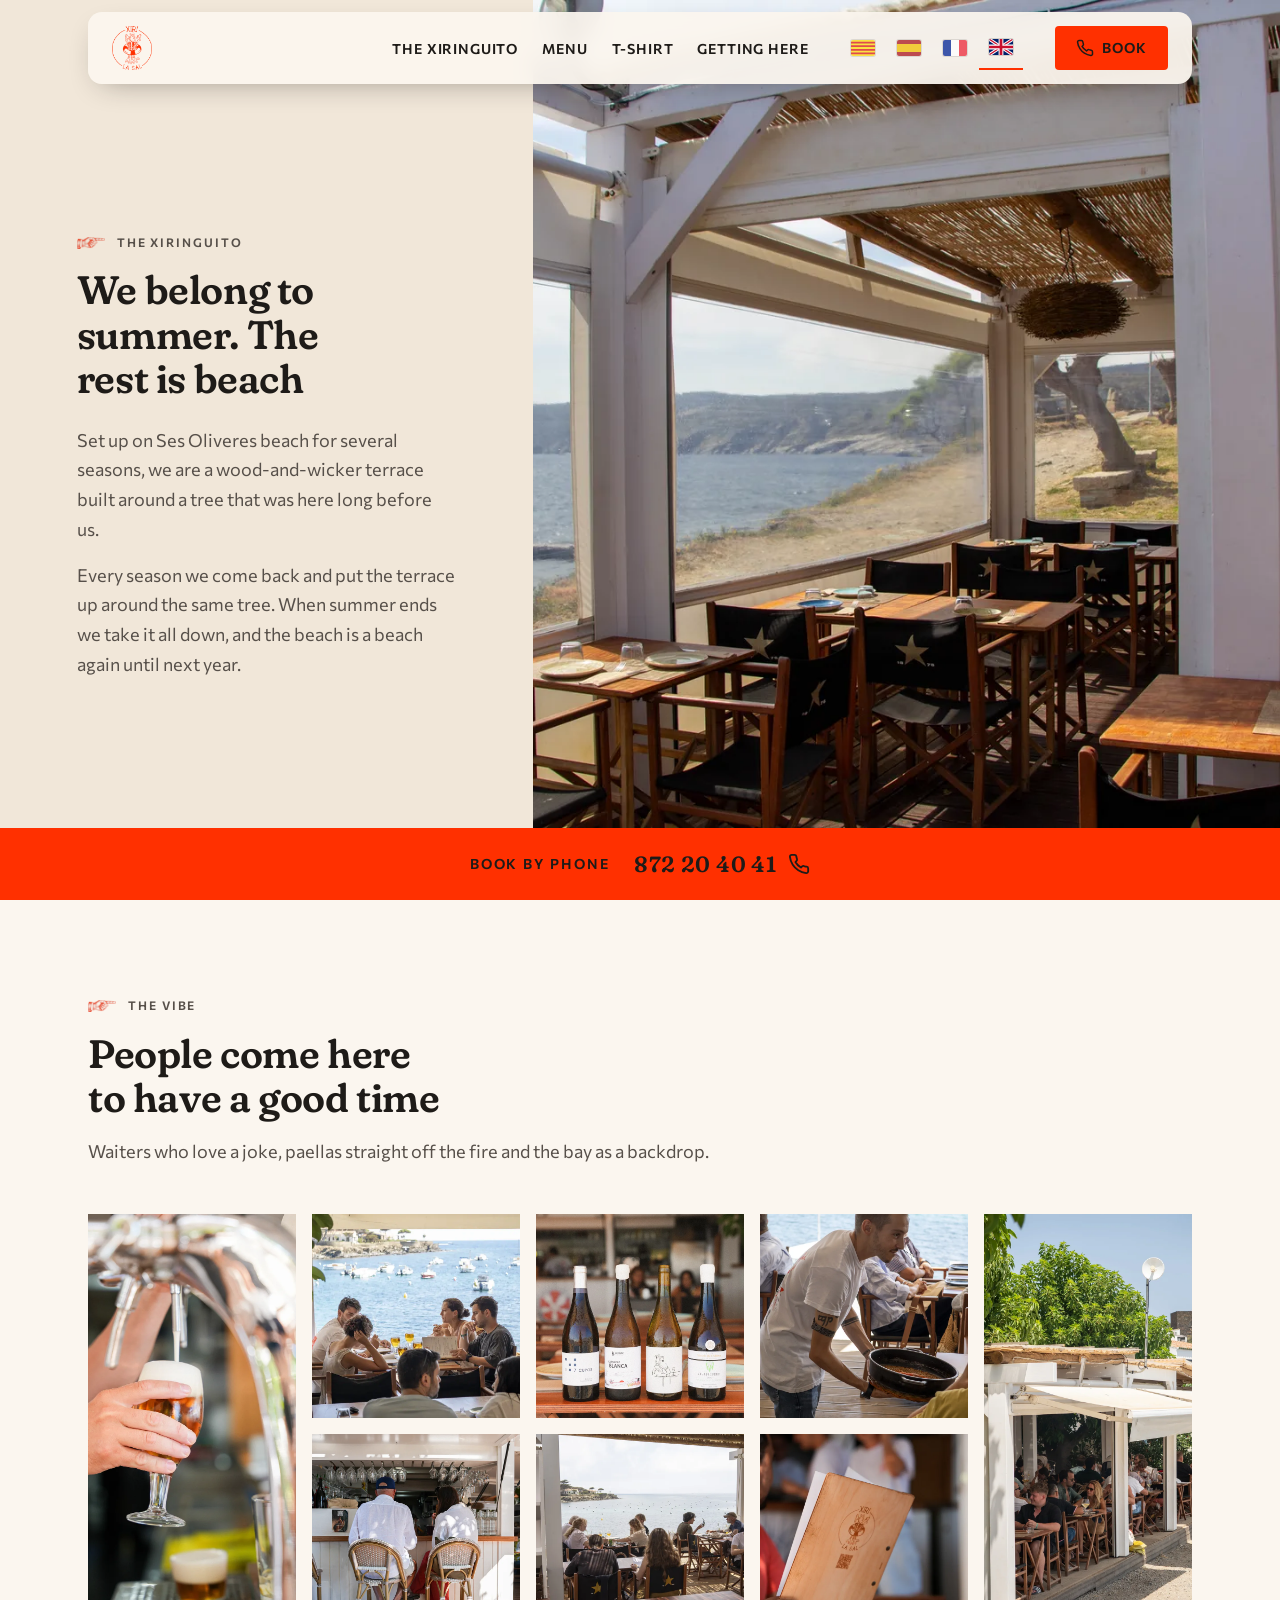
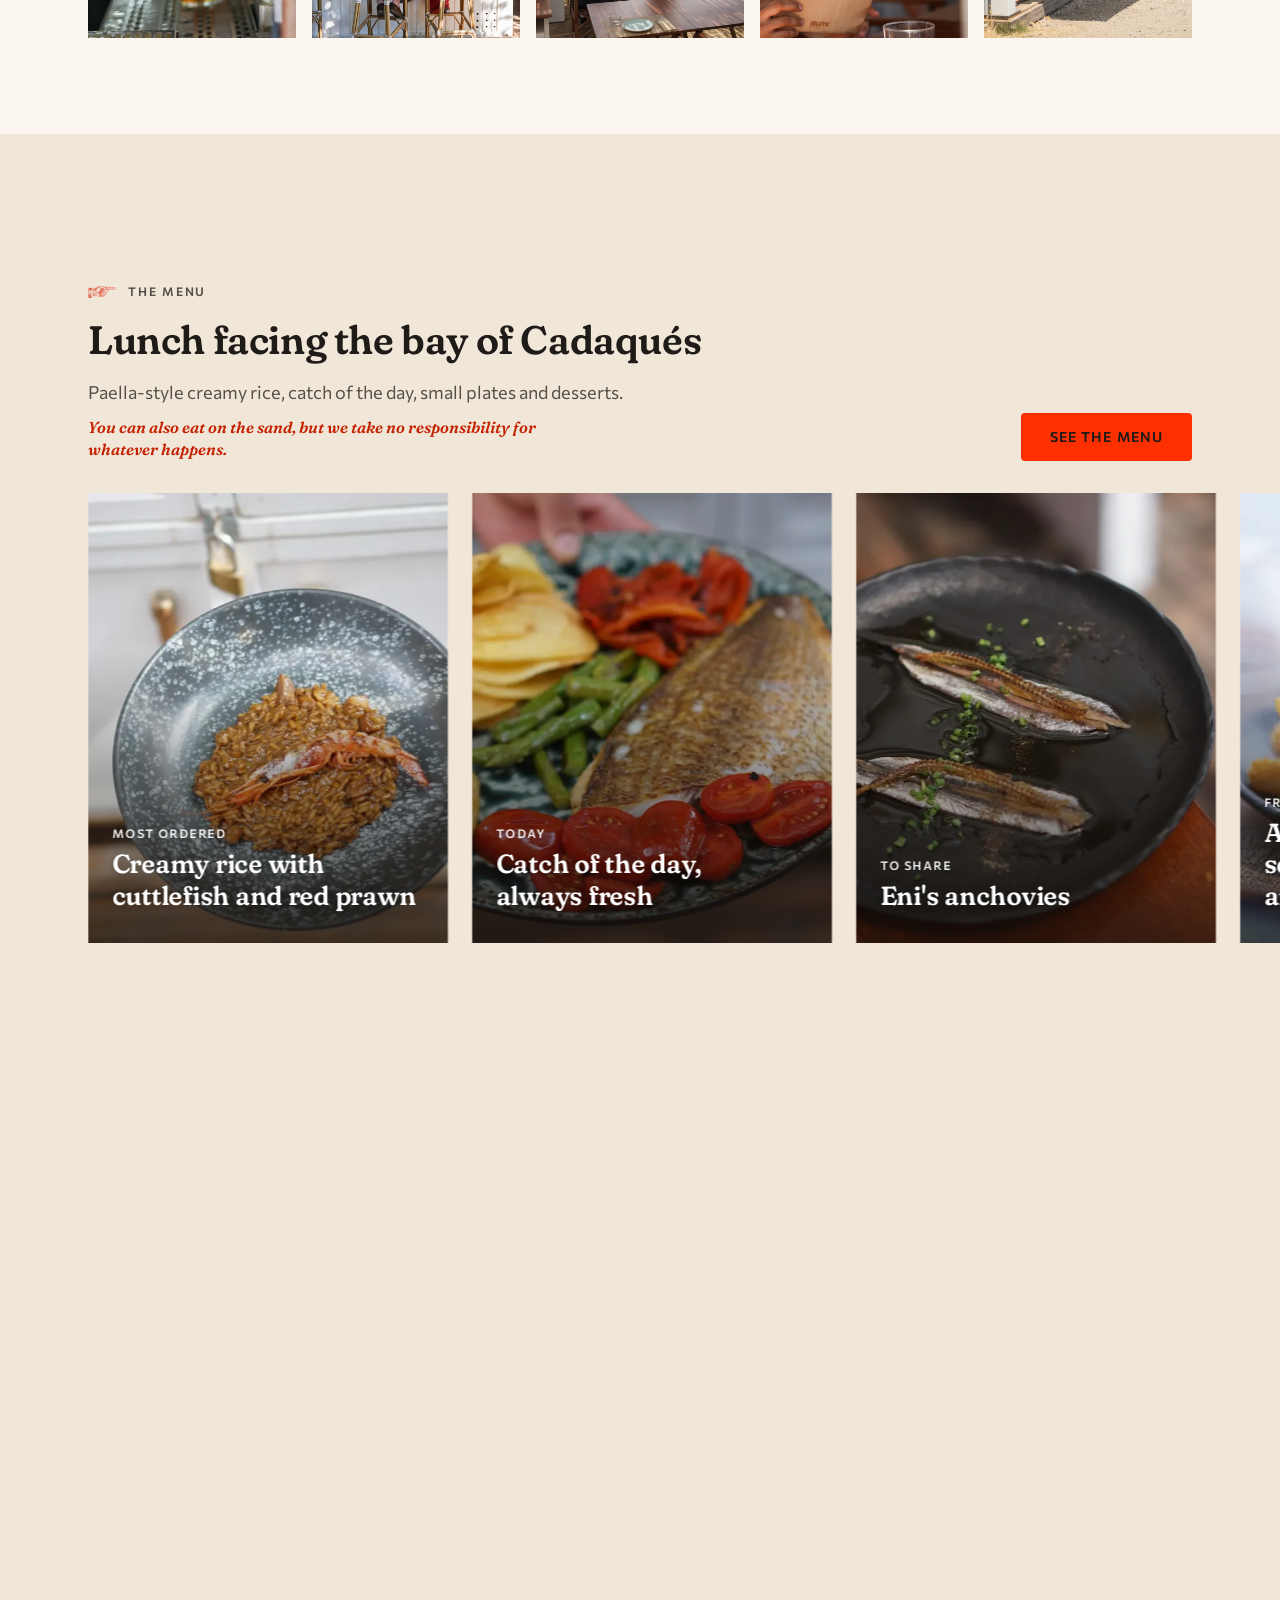
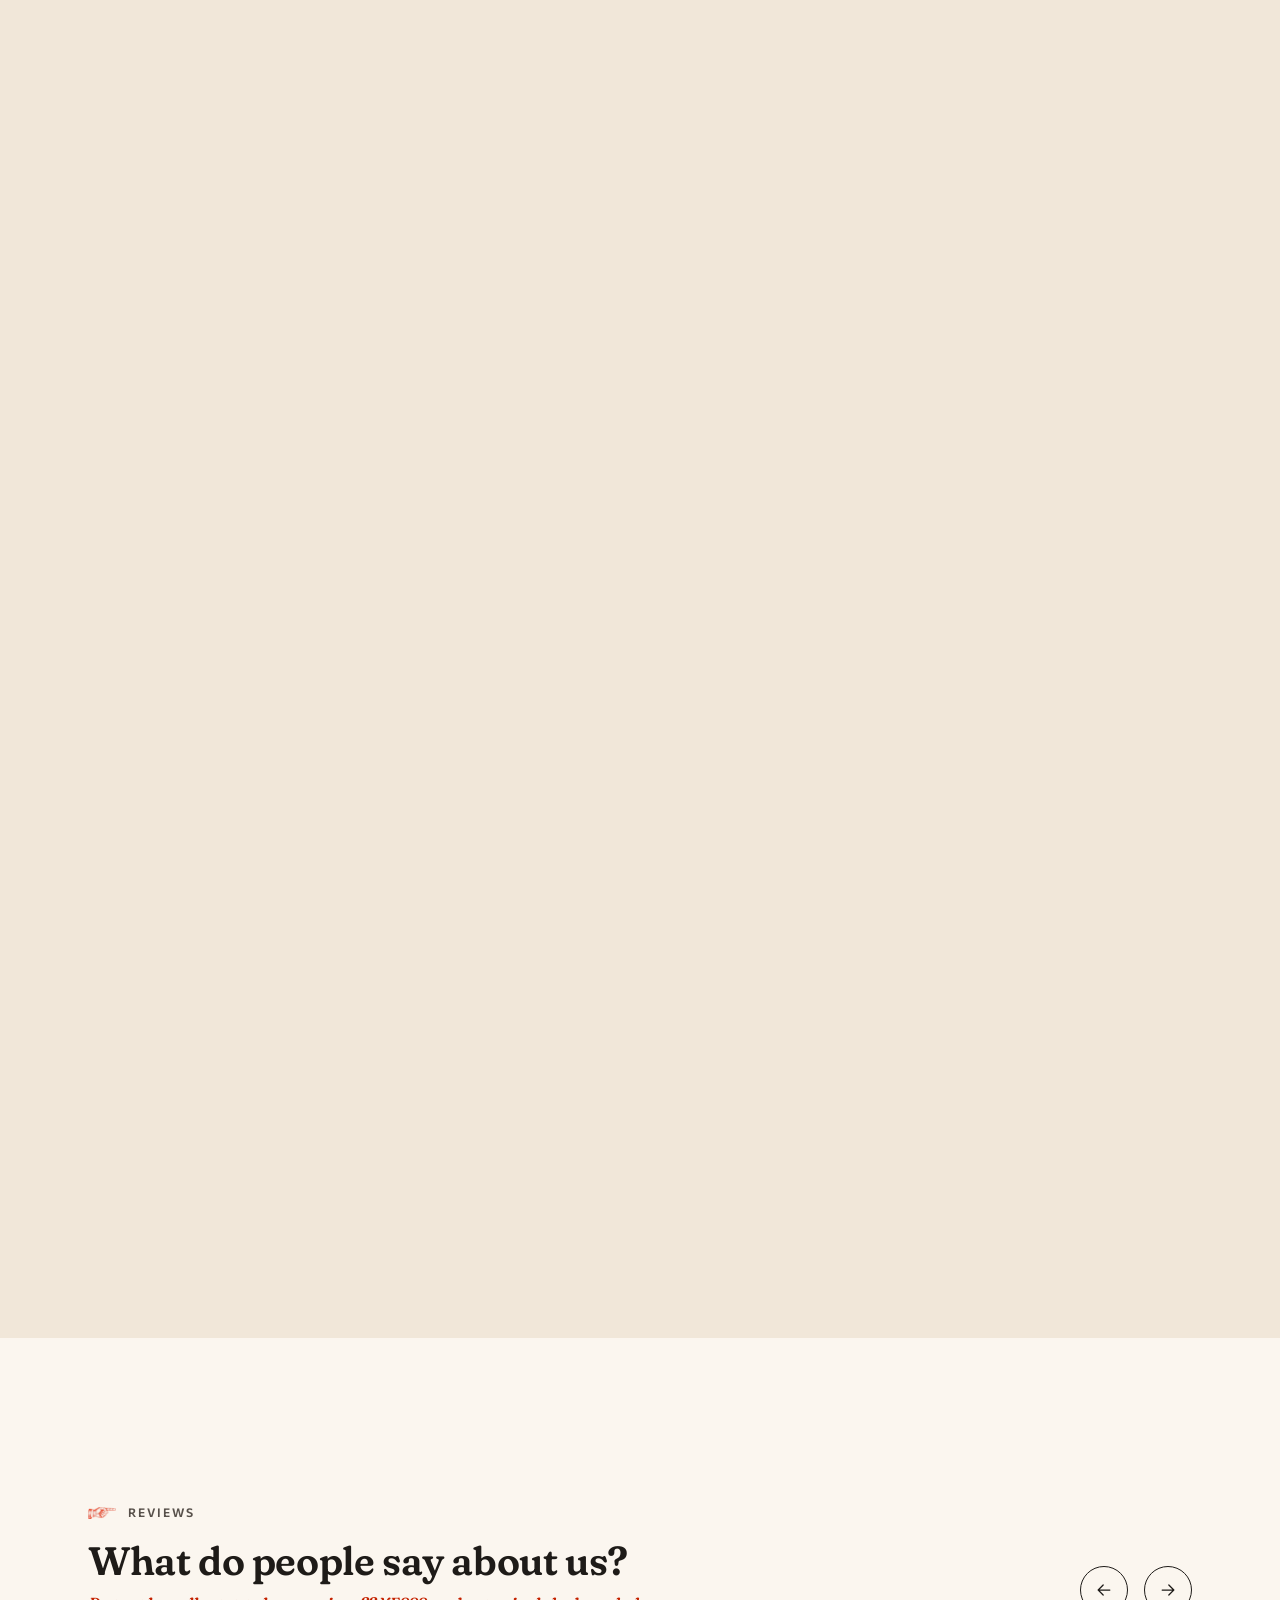
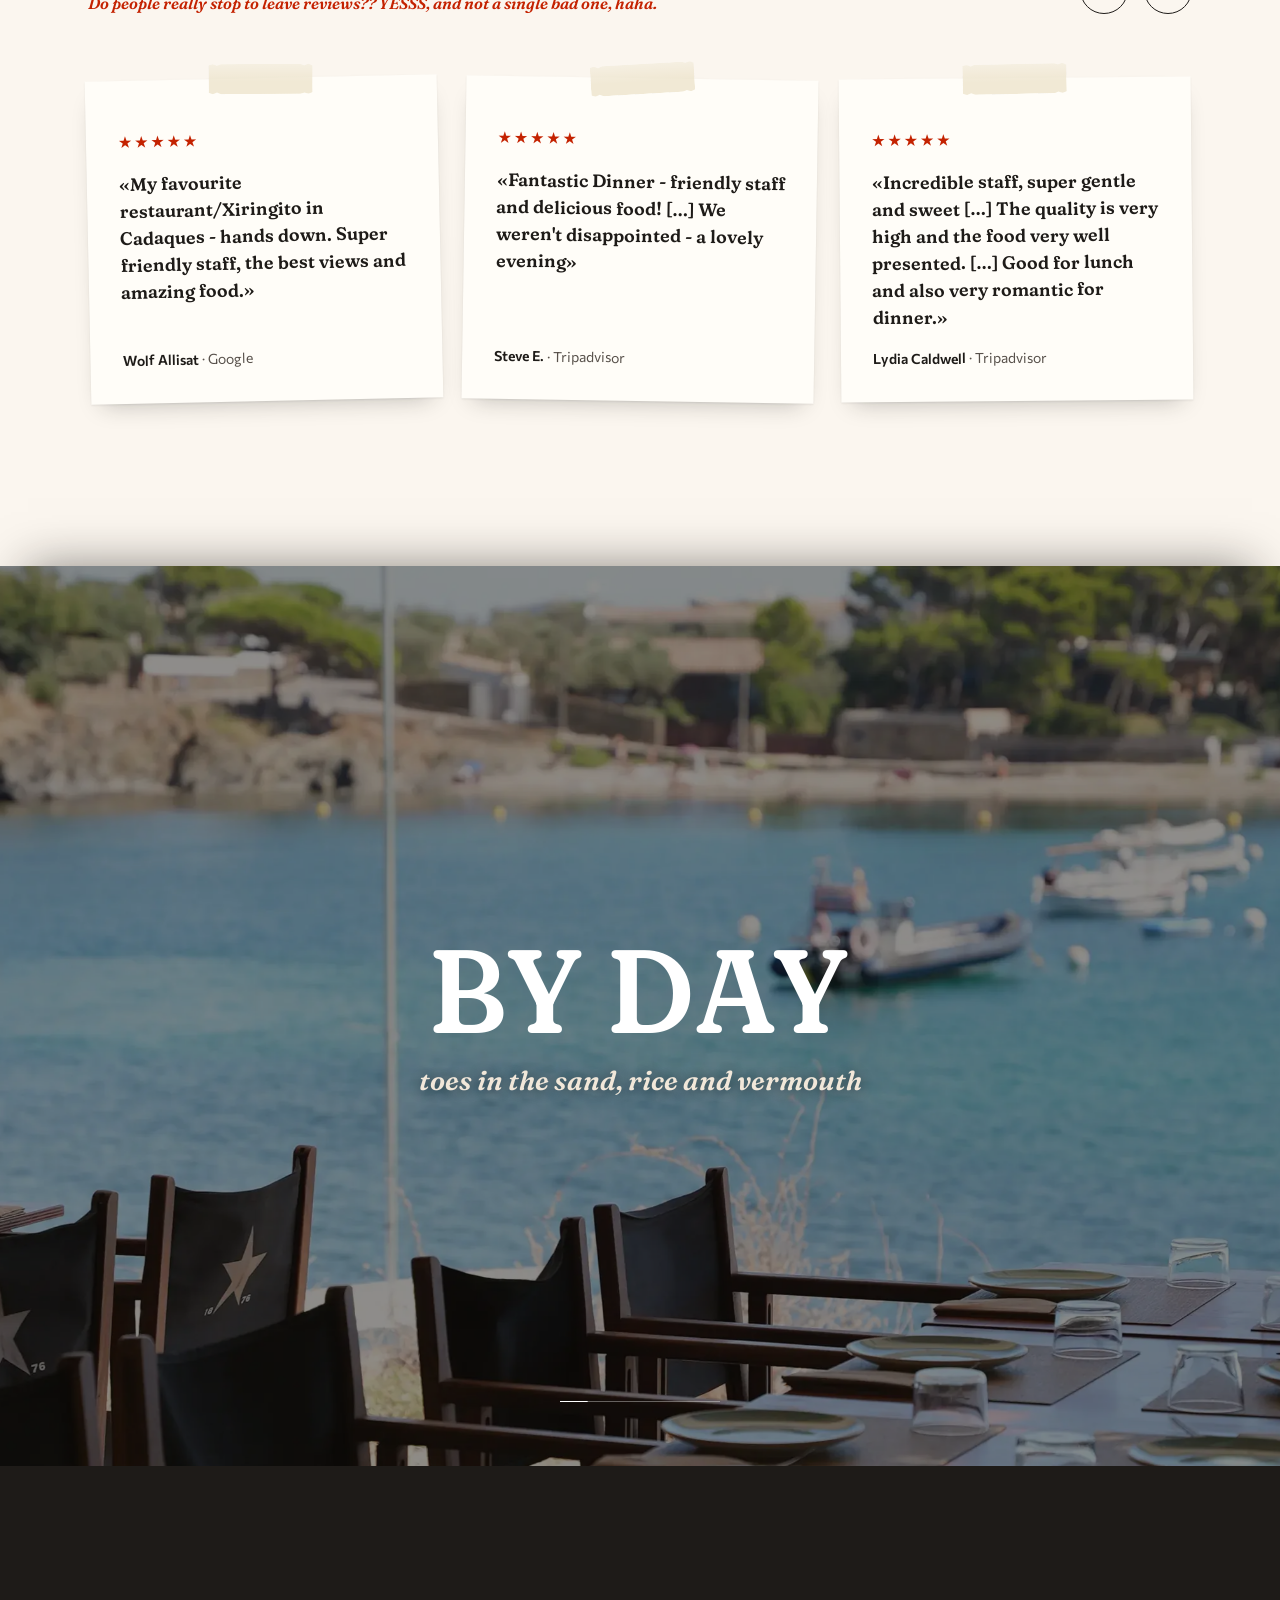
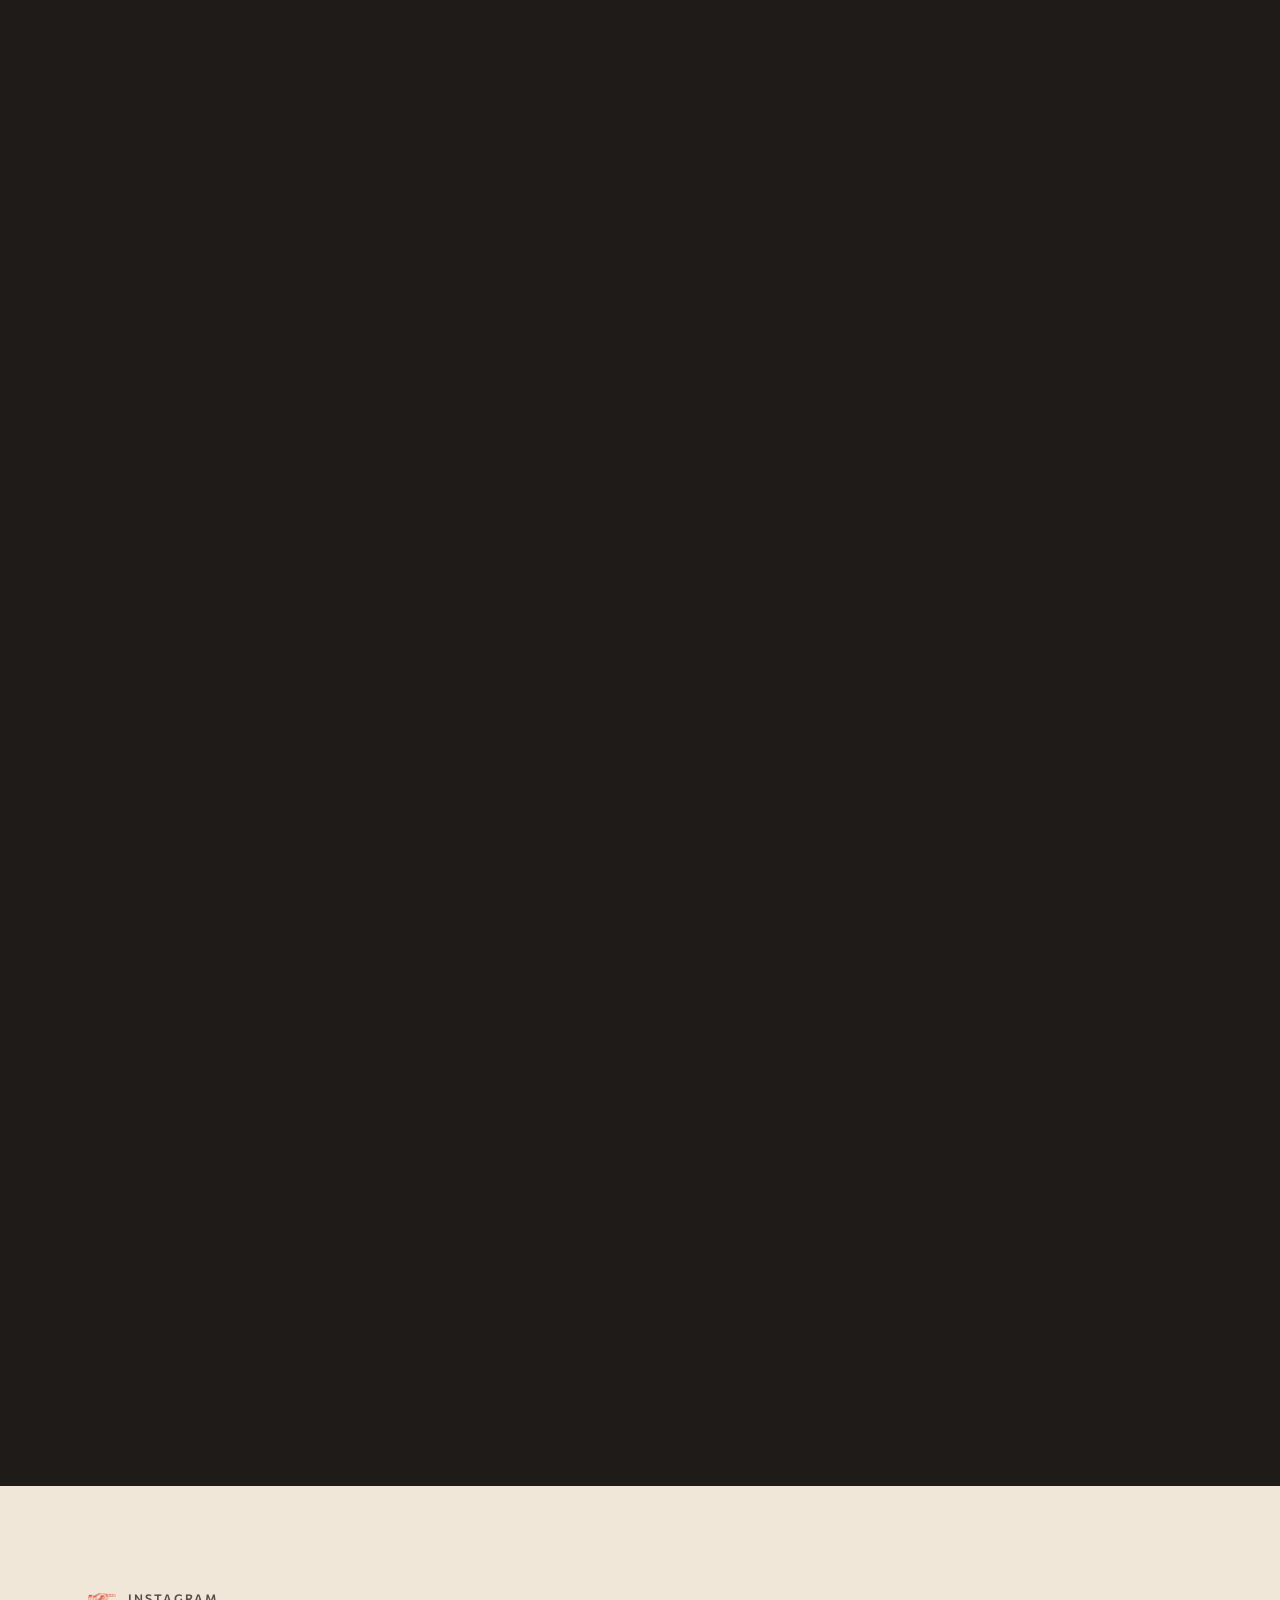
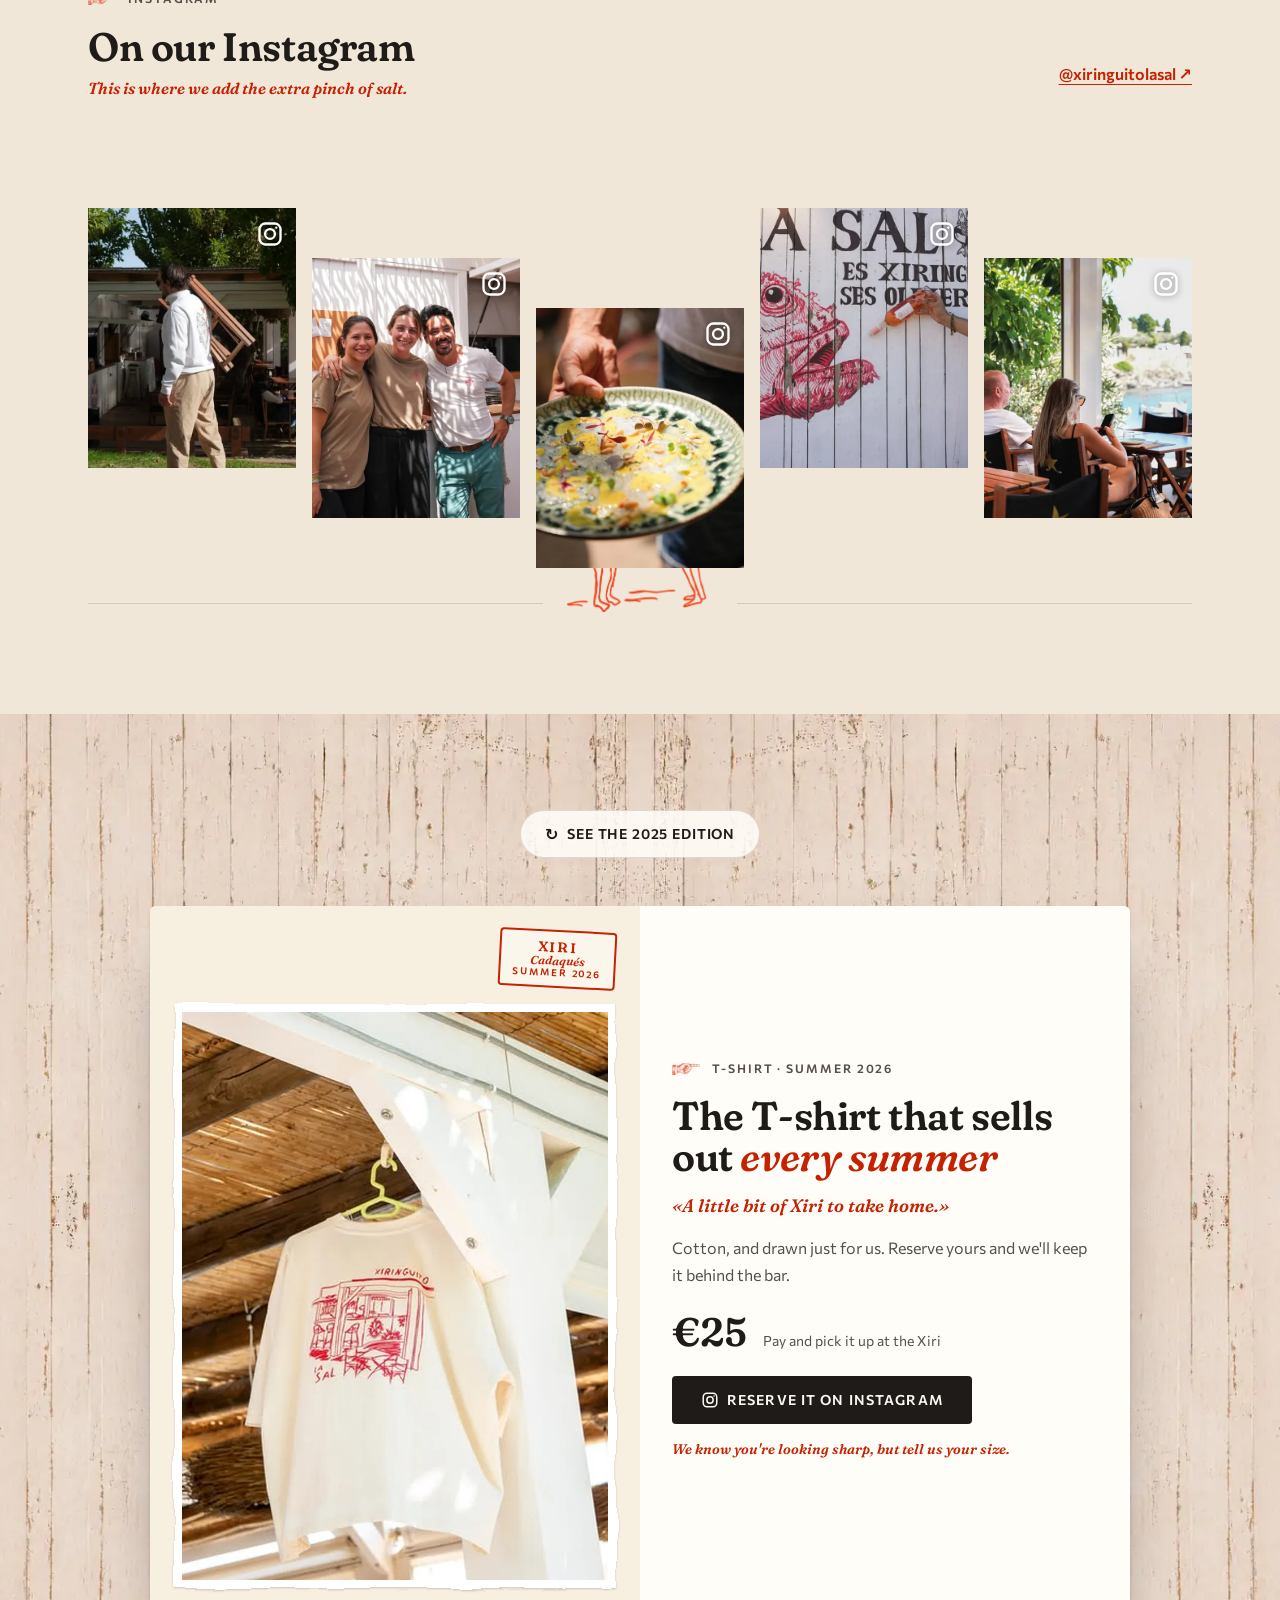
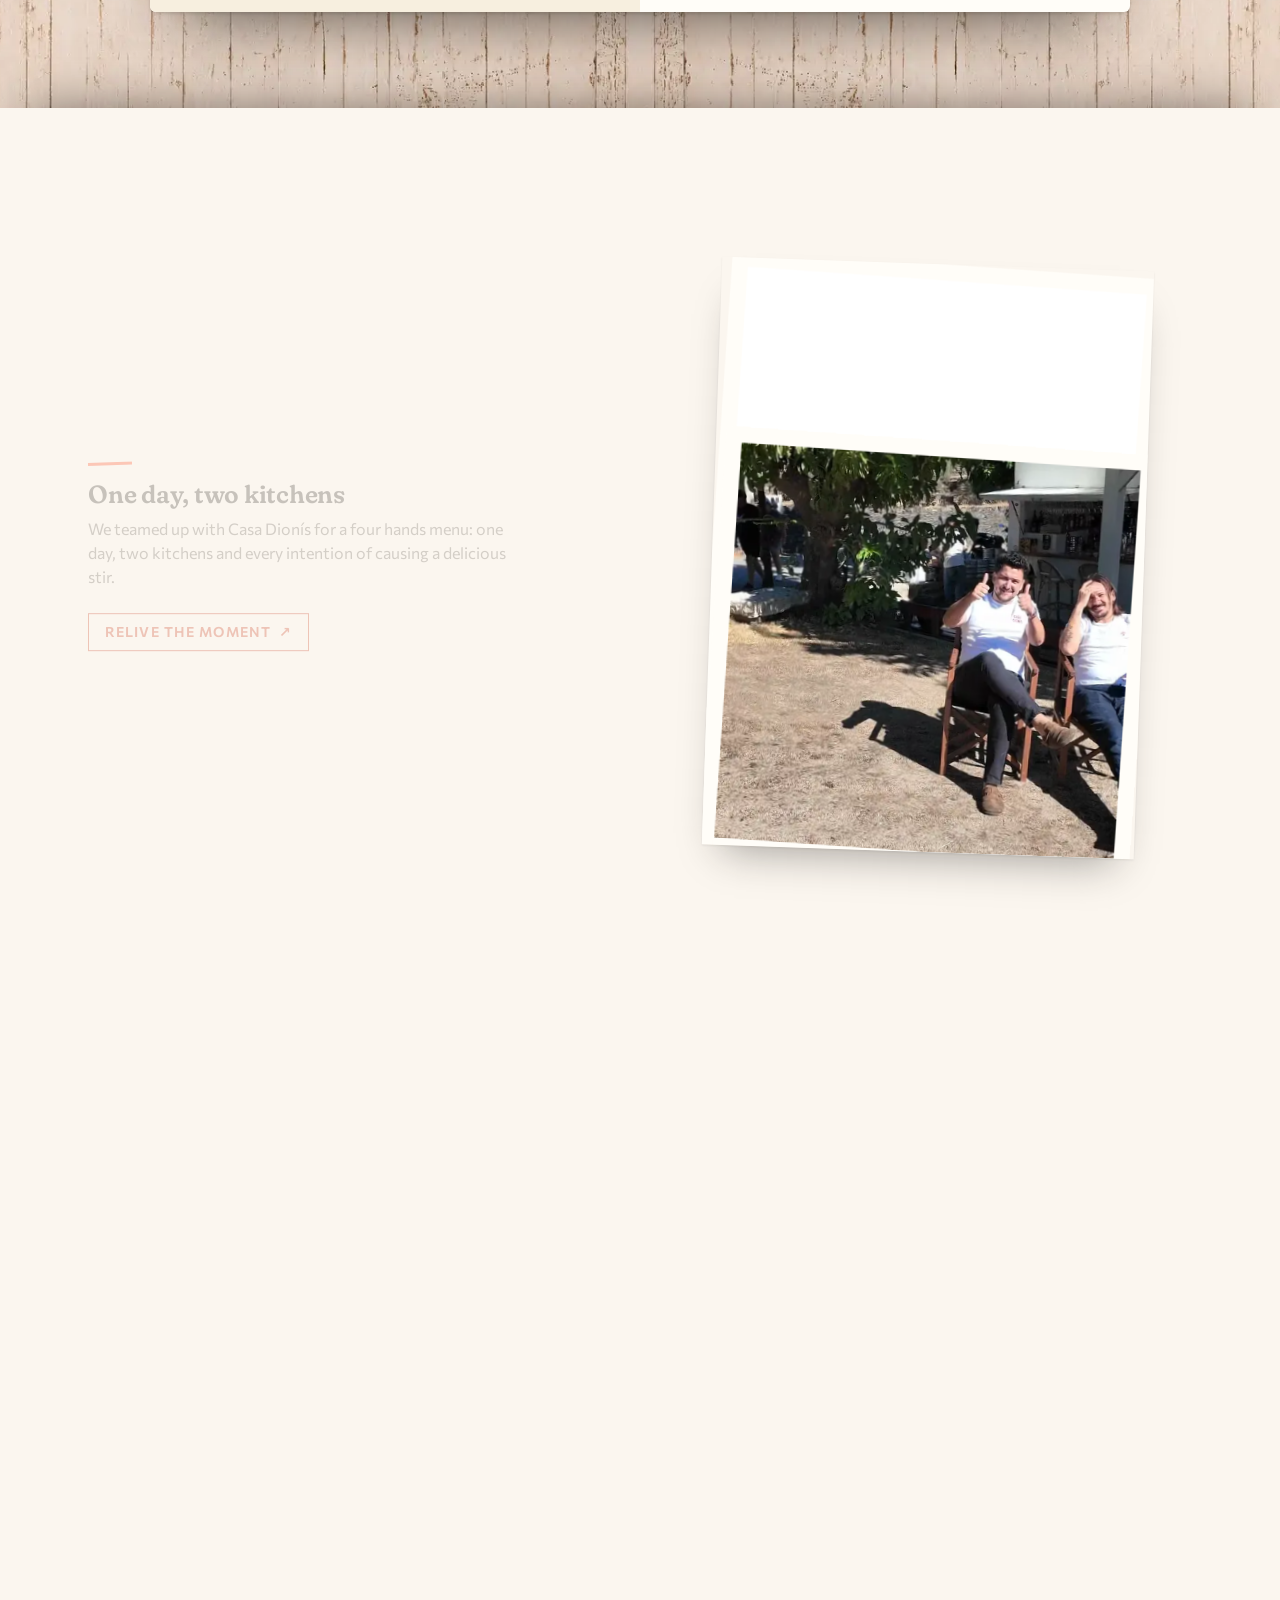
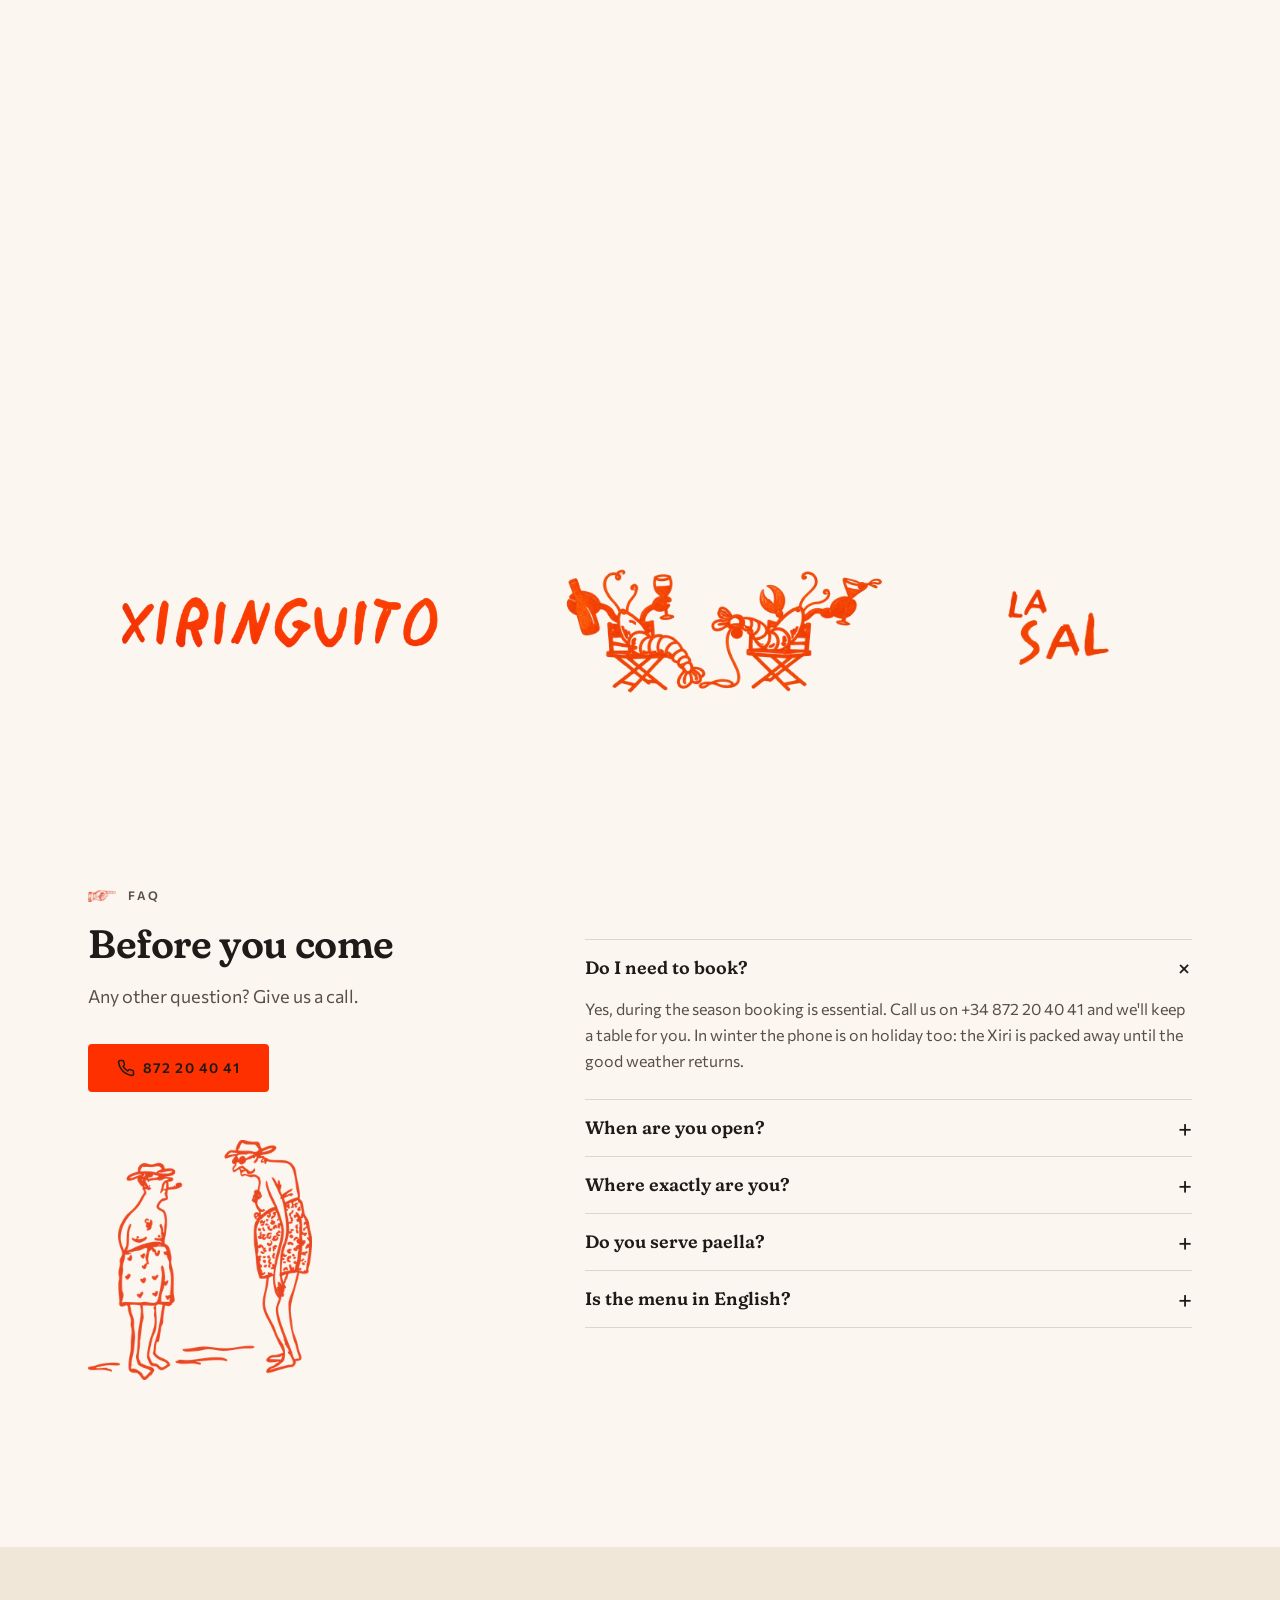
<file: en/index.html>
<!doctype html><html lang="en"><head><base href="/en/"><script src="/assets/intro/lite-check.js"></script><link rel="stylesheet" href="/assets/intro/portal.css"><script type="importmap">{"imports":{"three":"/assets/intro/vendor/three.module.js"}}</script>
<meta charset="UTF-8">
<script>document.documentElement.classList.add('js');</script>
<meta name="viewport" content="width=device-width, initial-scale=1, viewport-fit=cover">
<title>Xiringuito la Sal · Beach bar &amp; restaurant in Cadaqués</title>
<meta name="description" content="Beach bar on Ses Oliveres beach, Cadaqués: paella, fresh fish and a terrace on the bay. Open March to October. Bookings: +34 872 20 40 41">
<meta name="robots" content="noindex">
<meta name="theme-color" content="#FBF6EF">
<link rel="canonical" href="https://www.xiringuitolasal.com/en/">
<link rel="alternate" hreflang="ca" href="https://www.xiringuitolasal.com/">
<link rel="alternate" hreflang="es" href="https://www.xiringuitolasal.com/es/">
<link rel="alternate" hreflang="fr" href="https://www.xiringuitolasal.com/fr/">
<link rel="alternate" hreflang="en" href="https://www.xiringuitolasal.com/en/">
<link rel="alternate" hreflang="x-default" href="https://www.xiringuitolasal.com/en/">
<meta property="og:url" content="https://www.xiringuitolasal.com/en/">
<meta property="og:locale" content="en_GB">
<meta property="og:type" content="restaurant">
<meta property="og:title" content="Xiringuito la Sal · Beach bar &amp; restaurant in Cadaqués">
<meta property="og:description" content="Beach bar on Ses Oliveres beach, Cadaqués: paella, fresh fish and a terrace on the bay. Open March to October. Bookings: +34 872 20 40 41">
<meta property="og:image" content="https://www.xiringuitolasal.com/assets/logo/og-terrassa-1200x630.jpg">
<link rel="icon" href="../assets/logo/favicon-32.png" sizes="32x32">
<link rel="icon" href="../assets/logo/favicon-512.png" sizes="512x512">
<link rel="apple-touch-icon" href="../assets/logo/apple-touch-icon-180.png">
<link rel="preload" as="font" type="font/woff2" href="../assets/fonts/fraunces-600-latin.woff2" crossorigin>
<link rel="preload" as="font" type="font/woff2" href="../assets/fonts/commissioner-400-latin.woff2" crossorigin>
<link rel="stylesheet" href="../assets/fonts/fonts.css">
<link rel="stylesheet" href="/assets/css/main.css">
<script type="application/ld+json">
{
 "@context": "https://schema.org",
 "@graph": [
  {
   "@type": "Restaurant",
   "@id": "https://www.xiringuitolasal.com/#restaurant",
   "name": "Xiringuito la Sal",
   "alternateName": [
    "La Sal Es Xiringuito Ses Oliveres",
    "Xiri la Sal"
   ],
   "description": "Beach bar on Ses Oliveres beach, Cadaqués: paella, fresh fish and a terrace on the bay. Open March to October. Bookings: +34 872 20 40 41",
   "url": "https://www.xiringuitolasal.com/en/",
   "telephone": "+34872204041",
   "image": [
    "https://www.xiringuitolasal.com/assets/img/hero-2400.webp",
    "https://www.xiringuitolasal.com/assets/logo/og-terrassa-1200x630.jpg"
   ],
   "logo": "https://www.xiringuitolasal.com/assets/logo/favicon-512.png",
   "address": {
    "@type": "PostalAddress",
    "streetAddress": "Avinguda Víctor Rahola, 25",
    "addressLocality": "Cadaqués",
    "postalCode": "17488",
    "addressRegion": "Girona",
    "addressCountry": "ES"
   },
   "geo": {
    "@type": "GeoCoordinates",
    "latitude": 42.2857466,
    "longitude": 3.2851119
   },
   "hasMap": "https://maps.app.goo.gl/VqkFJobXDxhRsfKD7",
   "servesCuisine": [
    "Mediterranean",
    "Seafood",
    "Paella and rice",
    "Tapas"
   ],
   "priceRange": "€€",
   "acceptsReservations": true,
   "hasMenu": "https://www.xiringuitolasal.com/en/menu/#menu",
   "sameAs": [
    "https://www.instagram.com/xiringuitolasal/",
    "https://www.tripadvisor.es/Restaurant_Review-g580326-d12834000-Reviews-Xiringuito_La_Sal-Cadaques_Costa_Brava_Province_of_Girona_Catalonia.html"
   ]
  },
  {
   "@type": "WebSite",
   "@id": "https://www.xiringuitolasal.com/#web",
   "name": "Xiringuito la Sal",
   "url": "https://www.xiringuitolasal.com/",
   "inLanguage": [
    "ca",
    "es",
    "fr",
    "en"
   ]
  },
  {
   "@type": "FAQPage",
   "@id": "https://www.xiringuitolasal.com/en/#preguntes",
   "inLanguage": "en",
   "mainEntity": [
    {
     "@type": "Question",
     "name": "Do I need to book?",
     "acceptedAnswer": {
      "@type": "Answer",
      "text": "Yes, during the season booking is essential. Call us on +34 872 20 40 41 and we'll keep a table for you. In winter the phone is on holiday too: the Xiri is packed away until the good weather returns."
     }
    },
    {
     "@type": "Question",
     "name": "When are you open?",
     "acceptedAnswer": {
      "@type": "Answer",
      "text": "Opening hours change with the season. We open from spring to autumn; to check today's hours, give us a call or look at our Instagram. In winter the beach bar is taken down."
     }
    },
    {
     "@type": "Question",
     "name": "Where exactly are you?",
     "acceptedAnswer": {
      "@type": "Answer",
      "text": "On Ses Oliveres beach, at Avinguda Víctor Rahola 25, in Cadaqués."
     }
    },
    {
     "@type": "Question",
     "name": "Do you serve paella?",
     "acceptedAnswer": {
      "@type": "Answer",
      "text": "Yes, rice dishes cooked in the paella pan. The most ordered is creamy rice with cuttlefish and red prawn. Minimum 2 people, about 20 minutes."
     }
    },
    {
     "@type": "Question",
     "name": "Is the menu in English?",
     "acceptedAnswer": {
      "@type": "Answer",
      "text": "Yes. The menu is in Catalan, Spanish, French and English, here on the website and as a PDF."
     }
    }
   ]
  }
 ]
}
</script>
<noscript><style>.tin-spacer,.tin-intro,.tin-portal-window{display:none!important}.tin-website{position:relative!important;transform:none!important;opacity:1!important;height:auto!important;overflow:visible!important;pointer-events:auto!important;border-radius:0!important}#xiri-loader{display:none!important}</style></noscript></head><body>
<div id="xiri-loader" aria-hidden="true"><img src="/assets/logo/logo-xiri-la-sal-taronja-160.webp" alt="" width="160" height="160"></div>
<a class="tin-skip" href="/en/#tin-content">Skip introduction</a>
<div class="tin-spacer" aria-hidden="true"></div>
<section class="tin-intro" aria-label="XIRI LA SAL">
  <div class="tin-heading" role="img" aria-label="XIRI LA SAL"><span class="visually-hidden">XIRI LA SAL</span><canvas class="tin-lettering" aria-hidden="true"></canvas></div>
  <div class="tin-object" role="img" aria-label="XIRI LA SAL 3D"><img class="tin-fallback" src="/assets/intro/tancada.webp" alt="Xiri La Sal" width="1100" height="1100"></div>
  <p class="tin-status" role="status">Preparing the tin…</p>
  <div class="tin-hint"><svg viewBox="0 0 24 24" fill="none" stroke="currentColor" stroke-width="1.6" stroke-linecap="round" stroke-linejoin="round" aria-hidden="true"><path d="M12 19V5M5.5 11.5 12 5l6.5 6.5"/></svg><span>Scroll down</span></div>
</section>
<div class="tin-portal-window" aria-hidden="true"><iframe class="tin-portal-frame" data-src="/assets/intro/portal-preview-en.html" title="XIRI LA SAL" tabindex="-1" inert></iframe></div>
<div class="tin-web-slot" id="tin-content"><div class="tin-website">

<a class="skip-link" href="#main" data-i18n="skip">Skip to content</a>

<header class="nav solid" id="nav">
  <div class="nav-in">
    <a class="brand" href="#xiringuito" aria-label="Xiringuito la Sal">
      <img class="logo-blanc" src="../assets/logo/logo-blanc-320.webp" alt="" width="292" height="320">
      <img class="logo-color" src="../assets/logo/logo-taronja-160.webp" alt="" width="146" height="160">
      <span class="brand-nom">Xiringuito la Sal</span>
    </a>
    <div class="lang" role="group" aria-label="Language" data-i18n-aria="lang_label">
      <a href="/" lang="ca" hreflang="ca"><svg viewBox="0 0 30 20" aria-hidden="true"><rect width="30" height="20" fill="#FCDD09"/><path d="M0 3.3h30M0 7.8h30M0 12.2h30M0 16.7h30" stroke="#DA121A" stroke-width="2.2"/></svg><span class="visually-hidden">Català</span></a>
      <a href="/es/" lang="es" hreflang="es"><svg viewBox="0 0 30 20" aria-hidden="true"><rect width="30" height="20" fill="#AA151B"/><rect y="5" width="30" height="10" fill="#F1BF00"/></svg><span class="visually-hidden">Español</span></a>
      <a href="/fr/" lang="fr" hreflang="fr"><svg viewBox="0 0 30 20" aria-hidden="true"><rect width="30" height="20" fill="#ED2939"/><rect width="20" height="20" fill="#fff"/><rect width="10" height="20" fill="#002395"/></svg><span class="visually-hidden">Français</span></a>
      <a href="/en/" lang="en" hreflang="en" aria-current="page"><svg viewBox="0 0 30 20" aria-hidden="true"><rect width="30" height="20" fill="#012169"/><path d="M0 0l30 20M30 0L0 20" stroke="#fff" stroke-width="4"/><path d="M0 0l30 20M30 0L0 20" stroke="#C8102E" stroke-width="1.6"/><path d="M15 0v20M0 10h30" stroke="#fff" stroke-width="6"/><path d="M15 0v20M0 10h30" stroke="#C8102E" stroke-width="3.4"/></svg><span class="visually-hidden">English</span></a>
    </div>
    <a class="nav-tel" href="tel:+34872204041" aria-label="Call to book: 872 20 40 41" data-i18n-aria="nav_tel_aria"><svg viewBox="0 0 24 24" fill="none" stroke="currentColor" stroke-width="2" stroke-linecap="round" stroke-linejoin="round" aria-hidden="true"><path d="M22 16.9v3a2 2 0 0 1-2.2 2 19.8 19.8 0 0 1-8.6-3.1 19.5 19.5 0 0 1-6-6A19.8 19.8 0 0 1 2.1 4.2 2 2 0 0 1 4.1 2h3a2 2 0 0 1 2 1.7c.1 1 .4 1.9.7 2.8a2 2 0 0 1-.5 2.1L8.1 9.9a16 16 0 0 0 6 6l1.3-1.3a2 2 0 0 1 2.1-.4c.9.3 1.8.6 2.8.7a2 2 0 0 1 1.7 2z"/></svg></a>
    <button class="hamb" type="button" aria-expanded="false" aria-controls="menu" aria-label="Menu" data-i18n-aria="menu_aria"><span></span><span></span><span></span></button>
    <div class="menu" id="menu">
    <nav aria-label="Main" data-i18n-aria="nav_label">
      <ul class="nav-links">
        <li><a href="#xiringuito" data-i18n="nav_xiri">The Xiringuito</a></li>
        <li><a href="#carta" data-i18n="nav_carta">Menu</a></li>
        <li><a href="#samarreta" data-i18n="nav_shop">T-shirt</a></li>
        <li><a href="#arribar" data-i18n="nav_arribar">Getting here</a></li>
      </ul>
    </nav>

    <a class="btn btn-accent" href="tel:+34872204041" aria-label="Book: 872 20 40 41" data-i18n-aria="nav_reserva_aria">
      <svg viewBox="0 0 24 24" fill="none" stroke="currentColor" stroke-width="2" stroke-linecap="round" stroke-linejoin="round" aria-hidden="true"><path d="M22 16.9v3a2 2 0 0 1-2.2 2 19.8 19.8 0 0 1-8.6-3.1 19.5 19.5 0 0 1-6-6A19.8 19.8 0 0 1 2.1 4.2 2 2 0 0 1 4.1 2h3a2 2 0 0 1 2 1.7c.1 1 .4 1.9.7 2.8a2 2 0 0 1-.5 2.1L8.1 9.9a16 16 0 0 0 6 6l1.3-1.3a2 2 0 0 1 2.1-.4c.9.3 1.8.6 2.8.7a2 2 0 0 1 1.7 2z"/></svg>
      <span class="btn-txt" data-i18n="nav_reserva">Book</span>
    </a>
    <ul class="menu-xarxes">
      <li><a href="https://www.instagram.com/xiringuitolasal/" target="_blank" rel="noopener"><svg viewBox="0 0 24 24" fill="none" stroke="currentColor" stroke-width="2" aria-hidden="true"><rect x="3" y="3" width="18" height="18" rx="5"/><circle cx="12" cy="12" r="4.2"/><circle cx="17.4" cy="6.6" r="1" fill="currentColor" stroke="none"/></svg><span>Instagram</span><span class="visually-hidden" data-i18n="nova"> (opens in a new tab)</span></a></li>
      <li><a href="https://www.tripadvisor.es/Restaurant_Review-g580326-d12834000-Reviews-Xiringuito_La_Sal-Cadaques_Costa_Brava_Province_of_Girona_Catalonia.html" target="_blank" rel="noopener"><svg viewBox="0 0 24 24" fill="none" stroke="currentColor" stroke-width="1.8" aria-hidden="true"><circle cx="7" cy="13" r="3.6"/><circle cx="17" cy="13" r="3.6"/><circle cx="7" cy="13" r="1" fill="currentColor"/><circle cx="17" cy="13" r="1" fill="currentColor"/><path d="M3.5 9.5C6 7.2 9 6 12 6s6 1.2 8.5 3.5M12 9.5l-1.6 2.2M12 9.5l1.6 2.2"/></svg><span>Tripadvisor</span><span class="visually-hidden" data-i18n="nova"> (opens in a new tab)</span></a></li>
    </ul>
    </div>
  </div>
</header>

<main id="main">


<section class="split fosc primer" id="xiringuito" aria-labelledby="xiri-t">
  <div class="split-txt rv">
    <span class="eyebrow" data-i18n="ey_xiri">The Xiringuito</span>
    <h1 id="xiri-t" data-i18n="xiri_h2">We belong to summer. The rest is beach</h1>
    <p data-i18n="xiri_p1">Set up on Ses Oliveres beach for several seasons, we are a wood-and-wicker terrace built around a tree that was here long before us.</p>
    <p data-i18n="xiri_p2">Every season we come back and put the terrace up around the same tree. When summer ends we take it all down, and the beach is a beach again until next year.</p>
  </div>
  <div class="split-img"><img src="../assets/img/ambient-terrassa.webp" sizes="(max-width:860px) 100vw, 58vw" alt="The Xiringuito la Sal interior with views of the bay" data-i18n-alt="xiri_alt" width="1400" height="933" fetchpriority="high"></div>
</section>


<a class="franja" href="tel:+34872204041" id="reserva">
  <span data-i18n="band_txt">Book by phone</span>
  <span class="franja-num"><strong>872 20 40 41</strong><svg viewBox="0 0 24 24" fill="none" stroke="currentColor" stroke-width="2" stroke-linecap="round" stroke-linejoin="round" aria-hidden="true"><path d="M22 16.9v3a2 2 0 0 1-2.2 2 19.8 19.8 0 0 1-8.6-3.1 19.5 19.5 0 0 1-6-6A19.8 19.8 0 0 1 2.1 4.2 2 2 0 0 1 4.1 2h3a2 2 0 0 1 2 1.7c.1 1 .4 1.9.7 2.8a2 2 0 0 1-.5 2.1L8.1 9.9a16 16 0 0 0 6 6l1.3-1.3a2 2 0 0 1 2.1-.4c.9.3 1.8.6 2.8.7a2 2 0 0 1 1.7 2z"/></svg></span>
</a>


<section class="sec" id="ambient" aria-labelledby="amb-t">
  <div class="wrap">
    <div class="cap rv">
      <div>
        <span class="eyebrow" data-i18n="ey_amb">The vibe</span>
        <h2 id="amb-t" data-i18n="amb_h2">People come here to have a good time</h2>
        <p data-i18n="amb_p">Waiters who love a joke, paellas straight off the fire and the bay as a backdrop.</p>
      </div>
    </div>
    <ul class="ambient-grid rv">
      <li class="alt"><img src="../assets/img/ambient-cervesa.webp" alt="A freshly poured beer at the beach bar's tap" data-i18n-alt="amb1_alt" width="1000" height="1497" loading="lazy" decoding="async"></li>
      <li><img src="../assets/img/ambient-dinar.webp" alt="Friends having lunch on the terrace by the bay" data-i18n-alt="amb3_alt" width="1200" height="800" loading="lazy" decoding="async"></li>
      <li><img src="../assets/img/ambient-vins.webp" alt="Four bottles of white wine on the beach bar's table" data-i18n-alt="amb6_alt" width="1200" height="801" loading="lazy" decoding="async"></li>
      <li><img src="../assets/img/ambient-paella.webp" alt="A waiter serving a paella on the terrace" data-i18n-alt="amb5_alt" width="800" height="1000" loading="lazy" decoding="async"></li>
      <li class="alt"><img src="../assets/img/ambient-terrassa-plena.webp" alt="The beach bar's terrace full of guests, seen from outside" data-i18n-alt="amb4_alt" width="1000" height="1500" loading="lazy" decoding="async"></li>
      <li><img src="../assets/img/ambient-barra.webp" alt="A couple sitting at the beach bar's counter" data-i18n-alt="amb7_alt" width="800" height="1197" loading="lazy" decoding="async"></li>
      <li><img src="../assets/img/ambient-clients.webp" alt="Guests having lunch on the terrace by the bay" data-i18n-alt="amb2_alt" width="800" height="1000" loading="lazy" decoding="async"></li>
      <li><img src="../assets/img/ambient-carta.webp" alt="Guests looking at the wooden menu" data-i18n-alt="amb8_alt" width="800" height="1000" loading="lazy" decoding="async"></li>
    </ul>
  </div>
</section>


<section class="sec carta-sec-web" id="carta" aria-labelledby="carta-t">
  <div class="carta-pin">
  <div class="wrap">
    <div class="cap rv">
      <div>
        <span class="eyebrow" data-i18n="ey_carta">The menu</span>
        <h2 id="carta-t" data-i18n="carta_h2">Lunch facing the bay of Cadaqués</h2>
        <p data-i18n="carta_p">Paella-style creamy rice, catch of the day, small plates and desserts.</p>
        <p class="broma" data-i18n="carta_p2">You can also eat on the sand, but we take no responsibility for whatever happens.</p>
      </div>
      
      <div class="cap-accions">
        <a class="btn btn-accent" href="../assets/carta/carta-fr-en.pdf" target="_blank" rel="noopener" data-carta><span data-i18n="carta_btn">See the menu</span></a>
      </div>
    </div>
    <ul class="plats">
      <li class="plat rv"><div class="plat-card"><span class="ph"><img src="../assets/img/plat-arros.webp" alt="" width="800" height="800" loading="lazy" decoding="async"></span><h3 data-i18n="d1_name">Creamy rice with cuttlefish and red prawn</h3><small data-i18n="d1_tag">Most ordered</small></a></li>
      <li class="plat rv"><div class="plat-card"><span class="ph"><img src="../assets/img/plat-peix-del-dia.webp" alt="" width="800" height="800" loading="lazy" decoding="async"></span><h3 data-i18n="d4_name">Catch of the day, always fresh</h3><small data-i18n="d4_tag">Today</small></a></li>
      <li class="plat rv"><div class="plat-card"><span class="ph"><img src="../assets/img/plat-anxoves.webp" alt="" width="800" height="800" loading="lazy" decoding="async"></span><h3 data-i18n="d2_name">Eni's anchovies</h3><small data-i18n="d2_tag">To share</small></a></li>
      <li class="plat rv"><div class="plat-card"><span class="ph"><img src="../assets/img/plat-calamars.webp" alt="" width="800" height="800" loading="lazy" decoding="async"></span><h3 data-i18n="d3_name">Andalusian-style squid with black and white aioli</h3><small data-i18n="d3_tag">Fried</small></a></li>
      <li class="plat rv"><div class="plat-card"><span class="ph"><img src="../assets/img/plat-turbot.webp" alt="" width="800" height="800" loading="lazy" decoding="async"></span><h3 data-i18n="d5_name">Our fried turbot</h3><small data-i18n="d5_tag">The classic</small></a></li>
      <li class="plat rv"><div class="plat-card"><span class="ph"><img src="../assets/img/plat-tiradito.webp" alt="" width="800" height="800" loading="lazy" decoding="async"></span><h3 data-i18n="d6_name">Tiradito of the day</h3><small data-i18n="d6_tag">Raw and fresh</small></a></li>
      <li class="plat rv"><div class="plat-card"><span class="ph"><img src="../assets/img/plat-coulant.webp" alt="" width="800" height="800" loading="lazy" decoding="async"></span><h3 data-i18n="d7_name">Chocolate coulant with hazelnut ice cream</h3><small data-i18n="d7_tag">Dessert</small></a></li>
      <li class="plat rv"><div class="plat-card"><span class="ph"><img src="../assets/img/plat-croquetes.webp" alt="" width="800" height="800" loading="lazy" decoding="async"></span><h3 data-i18n="d8_name">Croquettes of the day</h3><small data-i18n="d8_tag">To share</small></a></li>
    </ul>
  </div>
  </div>
</section>

<!-- Ressenyes literals de Google i Tripadvisor: no n'inventem cap. -->
<section class="sec opinions" id="opinions" aria-labelledby="rev-t">
  <div class="wrap">
    <div class="cap rv">
      <div>
        <span class="eyebrow" data-i18n="ey_rev">Reviews</span>
        <h2 id="rev-t" data-i18n="rev_h2">What do people say about us?</h2>
        <p class="broma" data-i18n="rev_broma">Do people really stop to leave reviews?? YESSS, and not a single bad one, haha.</p>
      </div>
      <div class="cap-accions">
        <button class="fletxa prev" type="button" aria-label="Previous review" data-i18n-aria="rev_prev" aria-controls="ressenyes"><svg viewBox="0 0 24 24" fill="none" stroke="currentColor" stroke-width="1.5" stroke-linecap="round" stroke-linejoin="round" aria-hidden="true"><path d="M19 12H5M11 6l-6 6 6 6"/></svg></button>
        <button class="fletxa next" type="button" aria-label="Next review" data-i18n-aria="rev_next" aria-controls="ressenyes"><svg viewBox="0 0 24 24" fill="none" stroke="currentColor" stroke-width="1.5" stroke-linecap="round" stroke-linejoin="round" aria-hidden="true"><path d="M5 12h14M13 6l6 6-6 6"/></svg></button>
      </div>
    </div>
    <ul class="ressenyes" id="ressenyes" aria-live="polite">
      <li class="ressenya" data-r="en"><span class="estrelles" aria-hidden="true">★★★★★</span><span class="visually-hidden" data-i18n="rev_5">5 out of 5 stars</span><blockquote lang="en">«My favourite restaurant/Xiringito in Cadaques - hands down. Super friendly staff, the best views and amazing food.»</blockquote><footer><b>Wolf Allisat</b> · Google</footer></li>
      <li class="ressenya" data-r="en"><span class="estrelles" aria-hidden="true">★★★★★</span><span class="visually-hidden" data-i18n="rev_5">5 out of 5 stars</span><blockquote lang="en">«Fantastic Dinner - friendly staff and delicious food! […] We weren't disappointed - a lovely evening»</blockquote><footer><b>Steve E.</b> · Tripadvisor</footer></li>
      <li class="ressenya" data-r="en"><span class="estrelles" aria-hidden="true">★★★★★</span><span class="visually-hidden" data-i18n="rev_5">5 out of 5 stars</span><blockquote lang="en">«Incredible staff, super gentle and sweet […] The quality is very high and the food very well presented. […] Good for lunch and also very romantic for dinner.»</blockquote><footer><b>Lydia Caldwell</b> · Tripadvisor</footer></li>
      <li class="ressenya" data-r="en"><span class="estrelles" aria-hidden="true">★★★★★</span><span class="visually-hidden" data-i18n="rev_5">5 out of 5 stars</span><blockquote lang="en">«The food is so tasty. You will go wow with every bite that you take. I recommend to reserve in time as they're normally fully booked.»</blockquote><footer><b>Mama rasta</b> · Google</footer></li>
      <li class="ressenya" data-r="en"><span class="estrelles" aria-hidden="true">★★★★★</span><span class="visually-hidden" data-i18n="rev_5">5 out of 5 stars</span><blockquote lang="en">«Delicious food with unbeatable views. Great atmosphere and excellent service»</blockquote><footer><b>Marian R.</b> · Google · <span class="trad">translated from Spanish</span></footer></li>
      <li class="ressenya" data-r="en"><span class="estrelles" aria-hidden="true">★★★★★</span><span class="visually-hidden" data-i18n="rev_5">5 out of 5 stars</span><blockquote lang="en">«We ordered a turbot that was spectacular, fried and crispy, and we enjoyed it down to the last bone.»</blockquote><footer><b>Terry A.</b> · Google · <span class="trad">translated from Spanish</span></footer></li>
      <li class="ressenya" data-r="en"><span class="estrelles" aria-hidden="true">★★★★★</span><span class="visually-hidden" data-i18n="rev_5">5 out of 5 stars</span><blockquote lang="en">«[…] we decided to give it a try. Great idea! We had a spectacular cuttlefish and prawn rice!»</blockquote><footer><b>Gerard V.</b> · Google · <span class="trad">translated from Spanish</span></footer></li>
      <li class="ressenya" data-r="en"><span class="estrelles" aria-hidden="true">★★★★★</span><span class="visually-hidden" data-i18n="rev_5">5 out of 5 stars</span><blockquote lang="en">«Privileged views, quality produce and very attentive, friendly staff with a cheeky touch. […] An ideal place for dinner at sunset.»</blockquote><footer><b>Alex B.</b> · Google · <span class="trad">translated from Spanish</span></footer></li>
      <li class="ressenya" data-r="en"><span class="estrelles" aria-hidden="true">★★★★★</span><span class="visually-hidden" data-i18n="rev_5">5 out of 5 stars</span><blockquote lang="en">«The rice tastes out of this world!!! […] We loved the place, the food and the staff, who couldn't have been nicer.»</blockquote><footer><b>Rocio R.</b> · Google · <span class="trad">translated from Spanish</span></footer></li>
      <li class="ressenya" data-r="en"><span class="estrelles" aria-hidden="true">★★★★★</span><span class="visually-hidden" data-i18n="rev_5">5 out of 5 stars</span><blockquote lang="en">«And the food… more than excellent. […] But the tarte Tatin… the best I've ever had. 10/10 service.»</blockquote><footer><b>M. C.</b> · Google · <span class="trad">translated from Spanish</span></footer></li>
      <li class="ressenya" data-r="en"><span class="estrelles" aria-hidden="true">★★★★★</span><span class="visually-hidden" data-i18n="rev_5">5 out of 5 stars</span><blockquote lang="en">«We had a very pleasant time at the XIRI restaurant. The staff are really welcoming. […] On a terrace with a sea view.»</blockquote><footer><b>Caroline A.</b> · Tripadvisor · <span class="trad">translated from French</span></footer></li>
      <li class="ressenya" data-r="en"><span class="estrelles" aria-hidden="true">★★★★★</span><span class="visually-hidden" data-i18n="rev_5">5 out of 5 stars</span><blockquote lang="en">«A true haven of peace, amazing service and quality local food […] Pure happiness!»</blockquote><footer><b>juleblanc74</b> · Tripadvisor · <span class="trad">translated from French</span></footer></li>
      <li class="ressenya" data-r="en"><span class="estrelles" aria-hidden="true">★★★★☆</span><span class="visually-hidden" data-i18n="rev_4">4 out of 5 stars</span><blockquote lang="en">«Ideally located by the sea, well-seasoned, varied dishes with fresh produce. The staff are attentive.»</blockquote><footer><b>Sebastien V.</b> · Tripadvisor · <span class="trad">translated from French</span></footer></li>
    </ul>
  </div>
</section>

<section class="dianit" id="dia-nit" aria-labelledby="dn-t">
  <h2 id="dn-t" class="visually-hidden" data-i18n="dn_h2">By day and by night</h2>
  <div class="dn-sticky">
    <div class="dn-panel dn-dia">
      <img src="../assets/img/hero-2400.webp" alt="The Xiringuito terrace facing the bay, by day" data-i18n-alt="dn_dia_alt" width="2400" height="1600" loading="lazy" decoding="async">
      <div class="dn-txt"><h3 data-i18n="dn_dia">By day</h3><p data-i18n="dn_dia_sub">toes in the sand, rice and vermouth</p></div>
    </div>
    <div class="dn-panel dn-nit">
      <img src="../assets/img/nit-terrassa.webp" alt="The Xiringuito terrace at night, with the tables set and the bay behind" data-i18n-alt="dn_nit_alt" width="1536" height="1024" loading="lazy" decoding="async">
      <div class="dn-txt"><h3 data-i18n="dn_nit">By night</h3><p data-i18n="dn_nit_sub">dinner, music and the bay lit up</p></div>
    </div>
    <span class="dn-linia" aria-hidden="true"><span></span></span>
  </div>
</section>


<section class="sec ig-sec" id="instagram" aria-labelledby="ig-t">
  <div class="wrap">
    <div class="cap rv">
      <div>
        <span class="eyebrow">Instagram</span>
        <h2 id="ig-t" data-i18n="ig_h2">On our Instagram</h2>
        <p class="broma" data-i18n="ig_p">This is where we add the extra pinch of salt.</p>
      </div>
      <div class="cap-accions"><a class="link" href="https://www.instagram.com/xiringuitolasal/" target="_blank" rel="noopener">@xiringuitolasal ↗<span class="visually-hidden" data-i18n="nova"> (opens in a new tab)</span></a></div>
    </div>
    <!-- Fotos de reserva: es veuen mentre data-feed sigui buit. Feed en directe: crear-lo a behold.so amb el compte del client i posar-hi l'adreça JSON a data-feed. A WordPress: Smash Balloon. -->
    <ul class="posts" data-feed="">
      <li class="post rv"><a href="https://www.instagram.com/reel/De1iNUuuGxd/" target="_blank" rel="noopener"><img src="../assets/img/ig-5.webp" alt="Packing away the chairs at the end of the season" data-i18n-alt="ig5_alt" width="512" height="640" loading="lazy" decoding="async"><svg class="ig" viewBox="0 0 24 24" fill="none" stroke="currentColor" stroke-width="2" aria-hidden="true"><rect x="3" y="3" width="18" height="18" rx="5"/><circle cx="12" cy="12" r="4.2"/><circle cx="17.4" cy="6.6" r="1" fill="currentColor" stroke="none"/></svg><span class="visually-hidden" data-i18n="ig_open">Open the post on Instagram</span><span class="visually-hidden" data-i18n="nova"> (opens in a new tab)</span></a></li>
      <li class="post rv"><a href="https://www.instagram.com/p/DergK1qClMR/" target="_blank" rel="noopener"><img src="../assets/img/ig-0.webp" alt="The Xiringuito team smiling in the kitchen" data-i18n-alt="ig0_alt" width="512" height="640" loading="lazy" decoding="async"><svg class="ig" viewBox="0 0 24 24" fill="none" stroke="currentColor" stroke-width="2" aria-hidden="true"><rect x="3" y="3" width="18" height="18" rx="5"/><circle cx="12" cy="12" r="4.2"/><circle cx="17.4" cy="6.6" r="1" fill="currentColor" stroke="none"/></svg><span class="visually-hidden" data-i18n="ig_open">Open the post on Instagram</span><span class="visually-hidden" data-i18n="nova"> (opens in a new tab)</span></a></li>
      <li class="post rv"><a href="https://www.instagram.com/p/DeePfXqCOGt/" target="_blank" rel="noopener"><img src="../assets/img/ig-1.webp" alt="A raw fish dish with flowers on a ceramic plate" data-i18n-alt="ig1_alt" width="512" height="640" loading="lazy" decoding="async"><svg class="ig" viewBox="0 0 24 24" fill="none" stroke="currentColor" stroke-width="2" aria-hidden="true"><rect x="3" y="3" width="18" height="18" rx="5"/><circle cx="12" cy="12" r="4.2"/><circle cx="17.4" cy="6.6" r="1" fill="currentColor" stroke="none"/></svg><span class="visually-hidden" data-i18n="ig_open">Open the post on Instagram</span><span class="visually-hidden" data-i18n="nova"> (opens in a new tab)</span></a></li>
      <li class="post rv"><a href="https://www.instagram.com/reel/DeRnAIGiIIS/" target="_blank" rel="noopener"><img src="../assets/img/ig-2.webp" alt="The painted wooden wall reading «La Sal es Xiringuito Ses Oliveres» with a red fish" data-i18n-alt="ig2_alt" width="512" height="640" loading="lazy" decoding="async"><svg class="ig" viewBox="0 0 24 24" fill="none" stroke="currentColor" stroke-width="2" aria-hidden="true"><rect x="3" y="3" width="18" height="18" rx="5"/><circle cx="12" cy="12" r="4.2"/><circle cx="17.4" cy="6.6" r="1" fill="currentColor" stroke="none"/></svg><span class="visually-hidden" data-i18n="ig_open">Open the post on Instagram</span><span class="visually-hidden" data-i18n="nova"> (opens in a new tab)</span></a></li>
      <li class="post rv"><a href="https://www.instagram.com/p/DeHo9TfFNx7/" target="_blank" rel="noopener"><img src="../assets/img/ig-3.webp" alt="Guests having lunch on the terrace overlooking the bay" data-i18n-alt="ig3_alt" width="512" height="640" loading="lazy" decoding="async"><svg class="ig" viewBox="0 0 24 24" fill="none" stroke="currentColor" stroke-width="2" aria-hidden="true"><rect x="3" y="3" width="18" height="18" rx="5"/><circle cx="12" cy="12" r="4.2"/><circle cx="17.4" cy="6.6" r="1" fill="currentColor" stroke="none"/></svg><span class="visually-hidden" data-i18n="ig_open">Open the post on Instagram</span><span class="visually-hidden" data-i18n="nova"> (opens in a new tab)</span></a></li>
    </ul>
    
    <div class="separador rv" aria-hidden="true"><span></span><img src="../assets/img/banyistes.webp" alt="" width="299" height="320" loading="lazy" decoding="async"><span></span></div>
  </div>
</section>


<section class="sec samarreta fusta" id="samarreta" aria-labelledby="shop-t">
  <svg class="sam-defs" aria-hidden="true" focusable="false"><filter id="paper-edge" x="-6%" y="-6%" width="112%" height="112%"><feTurbulence type="fractalNoise" baseFrequency="0.015 0.02" numOctaves="3" seed="7" result="n"/><feDisplacementMap in="SourceGraphic" in2="n" scale="8"/></filter></svg>
  <div class="wrap postal-wrap">
    <div class="postal-control">
      <button class="postal-flip" type="button" data-postal-toggle aria-pressed="false" aria-controls="postal-card">
        <span class="pf-ic" aria-hidden="true">↻</span>
        <span class="pf-txt" data-flip-front>See the 2025 edition</span>
        <span class="pf-txt" data-flip-back hidden>Back to the 2026 one</span>
      </button>
    </div>
    <div class="postal-escena">
      <div class="postal" id="postal-card" data-postal>
        <article class="postal-cara" data-cara="2026">
          <div class="postal-foto">
            <span class="segell" aria-hidden="true"><b>XIRI</b><i>Cadaqués</i><small>Summer 2026</small></span>
            <div class="foto-mat"><div class="foto-finestra"><video data-sam-video="2026" poster="../assets/img/samarreta-2026.webp" muted loop playsinline preload="none" aria-label="The 2026 T-shirt moving in the wind"><source src="../assets/video/samarreta-2026.mp4" type="video/mp4"></video></div></div>
          </div>
          <div class="postal-nota">
            <span class="eyebrow">T-shirt · Summer 2026</span>
            <h2 id="shop-t"><span>The T-shirt that sells out</span> <em>every summer</em></h2>
            <p class="ma">«<span>A little bit of Xiri to take home.</span>»</p>
            <p class="postal-p">Cotton, and drawn just for us. Reserve yours and we'll keep it behind the bar.</p>
            <p class="preu"><strong>€25</strong><span>Pay and pick it up at the Xiri</span></p>
            <div class="accions">
              <a class="btn btn-fosc" href="https://ig.me/m/xiringuitolasal" data-ig data-msg="Hi! I'd like to reserve the Xiringuito la Sal T-shirt (€25). Size: ___. When can I pick it up?" target="_blank" rel="noopener"><svg viewBox="0 0 24 24" fill="none" stroke="currentColor" stroke-width="2" aria-hidden="true"><rect x="3" y="3" width="18" height="18" rx="5"/><circle cx="12" cy="12" r="4.2"/><circle cx="17.4" cy="6.6" r="1" fill="currentColor" stroke="none"/></svg><span>Reserve it on Instagram</span><span class="visually-hidden"> (opens in a new tab)</span></a>
            </div>
            <p class="talla">We know you're looking sharp, but tell us your size.</p>
            <p class="avis-copiat" aria-live="polite" hidden>Message copied: paste it into the Instagram chat.</p>
          </div>
        </article>
        <article class="postal-revers" data-cara="2025" aria-hidden="true">
          <div class="postal-foto">
            <span class="segell segell--prev" aria-hidden="true"><b>2025</b><i>edition</i><small>previous</small></span>
            <div class="foto-mat"><div class="foto-finestra"><video data-sam-video="2025" poster="../assets/img/samarreta-2025.webp" muted loop playsinline preload="none" aria-label="The 2025 T-shirt, previous edition"><source src="../assets/video/samarreta-2025.mp4" type="video/mp4"></video></div></div>
          </div>
          <div class="postal-nota">
            <span class="eyebrow">Previous edition</span>
            <h3>The 2025 edition</h3>
            <p class="ma">«<span>The one everyone grabbed last summer.</span>»</p>
            <p class="postal-p"><span>This is a previous edition, now sold out. </span><strong>The one you can reserve is the 2026 one.</strong></p>
            <div class="accions">
              <button class="btn btn-line" type="button" data-postal-front>↩ Back to 2026</button>
            </div>
          </div>
        </article>
      </div>
    </div>
  </div>
</section>


<section class="sec moments" id="moments" aria-labelledby="mom-t">
  <div class="mom-sticky">
    <div class="wrap mom-grid">
      <div class="mom-cap rv">
        <div class="mom-texts" aria-live="polite">
          <div class="mom-text mom-intro">
            <h2 id="mom-t" data-i18n="mom_h2">Xiri moments</h2>
            <p class="broma" data-i18n="mom_broma">what happened at the Xiri... and what we can still talk about</p>
            <p data-i18n="mom_p">These are the days we still talk about at the bar. The rest were so good they are now protected by terrace confidentiality.</p>
          </div>
          <article class="mom-text">
            <h3>One day, two kitchens</h3>
            <p>We teamed up with Casa Dionís for a four hands menu: one day, two kitchens and every intention of causing a delicious stir.</p>
            <a class="mom-cta" href="https://www.instagram.com/xiringuitolasal/reel/DdPIydpMs9F/" target="_blank" rel="noopener">Relive the moment <span aria-hidden="true">↗</span></a>
          </article>
          <article class="mom-text">
            <h3>Fresh catch of the day</h3>
            <p>From the sea to the kitchen and from the kitchen to the table, no mystery. Fresh produce calls the shots here, and we make it even better.</p>
            <a class="mom-cta" href="https://www.instagram.com/p/DNh3XkmK--3/" target="_blank" rel="noopener">Relive the moment <span aria-hidden="true">↗</span></a>
          </article>
          <article class="mom-text">
            <h3>Closing Party</h3>
            <p>The last beer with the sunset and Cadaqués in the background. Here the season doesn't end: it's celebrated.</p>
            <a class="mom-cta" href="https://www.instagram.com/p/DfQJ92LkbnD/" target="_blank" rel="noopener">Relive the moment <span aria-hidden="true">↗</span></a>
          </article>
          <article class="mom-text">
            <h3>See you in 2027</h3>
            <p>We close the season, pack up the chairs and thank you for sharing it with us. We will see each other again in 2027.</p>
            <a class="mom-cta" href="https://www.instagram.com/xiringuitolasal/reel/De1iNUuuGxd/" target="_blank" rel="noopener">Relive the moment <span aria-hidden="true">↗</span></a>
          </article>
        </div>
      </div>
      <div class="mom-polaroids" id="mom-polaroid">
        <figure class="mom-card mom-cover">
          <div class="mom-media"><img src="../assets/logo/favicon-512.png" alt="Xiringuito La Sal" width="467" height="512"></div>
          <figcaption aria-hidden="true"></figcaption>
        </figure>
        <figure class="mom-card">
          <div class="mom-media"><video src="../assets/video/DJI_20260910114420_0003_30-33s.mp4" poster="../assets/img/moment-dji-poster.webp" data-lazy-video aria-label="Video of the Xiri and Casa Dionís at the beach bar" loop muted playsinline preload="none" width="720" height="1280"></video></div>
          <figcaption><span class="mom-data">Sep 2026</span><span class="mom-nota">four hands with Casa Dionís</span></figcaption>
        </figure>
        <figure class="mom-card">
          <div class="mom-media"><img src="../assets/img/moment-peix-fresc.webp" alt="A cook holds a fresh fish just caught with the bay of Cadaqués in the background" width="960" height="1200" loading="lazy" decoding="async"></div>
          <figcaption><span class="mom-data">Aug 2025</span><span class="mom-nota">from sea to table</span></figcaption>
        </figure>
        <figure class="mom-card">
          <div class="mom-media"><img src="../assets/img/moment-closing-party.webp" alt="End of season closing party at Xiringuito la Sal" width="960" height="1200" loading="lazy" decoding="async"></div>
          <figcaption><span class="mom-data">Nov 2026</span><span class="mom-nota">closing party</span></figcaption>
        </figure>
        <figure class="mom-card">
          <div class="mom-media"><img src="../assets/img/ig-5.webp" alt="Joan carries a chair away at the end of the season" width="512" height="640" loading="lazy" decoding="async"></div>
          <figcaption><span class="mom-data">Oct 2026</span><span class="mom-nota">thank you for everything</span></figcaption>
        </figure>
      </div>
    </div>
  </div>
</section>

<div class="sep-llagosta" aria-hidden="true">
  <img class="sep-nom-xiri" src="../assets/img/text-xiringuito-taronja-transparent.png" alt="" width="2172" height="724" loading="lazy" decoding="async">
  <img class="sep-ilustracio" src="../assets/img/separador-llamantols-sense-cartell-v2.png" alt="" width="2172" height="724" loading="lazy" decoding="async">
  <img class="sep-nom-sal" src="../assets/img/text-la-sal-taronja-transparent.png" alt="" width="1448" height="1086" loading="lazy" decoding="async">
</div>

<section class="sec faq" id="preguntes" aria-labelledby="faq-t">
  <div class="wrap faq-grid">
    <div class="cap-faq rv">
      <span class="eyebrow" data-i18n="ey_faq">FAQ</span>
      <h2 id="faq-t" data-i18n="faq_h2">Before you come</h2>
      <p data-i18n="faq_p">Any other question? Give us a call.</p>
      <a class="btn btn-accent faq-tel" href="tel:+34872204041"><svg viewBox="0 0 24 24" fill="none" stroke="currentColor" stroke-width="2" stroke-linecap="round" stroke-linejoin="round" aria-hidden="true"><path d="M22 16.9v3a2 2 0 0 1-2.2 2 19.8 19.8 0 0 1-8.6-3.1 19.5 19.5 0 0 1-6-6A19.8 19.8 0 0 1 2.1 4.2 2 2 0 0 1 4.1 2h3a2 2 0 0 1 2 1.7c.1 1 .4 1.9.7 2.8a2 2 0 0 1-.5 2.1L8.1 9.9a16 16 0 0 0 6 6l1.3-1.3a2 2 0 0 1 2.1-.4c.9.3 1.8.6 2.8.7a2 2 0 0 1 1.7 2z"/></svg><span>872 20 40 41</span></a>
      
      <img class="faq-il" src="../assets/img/banyistes.webp" alt="" aria-hidden="true" width="299" height="320" loading="lazy" decoding="async">
    </div>
    <div class="faq-llista rv">
      <details open><summary data-i18n="q1">Do I need to book?</summary><p data-i18n="a1">Yes, during the season booking is essential. Call us on +34 872 20 40 41 and we'll keep a table for you. In winter the phone is on holiday too: the Xiri is packed away until the good weather returns.</p></details>
      <details><summary data-i18n="q2">When are you open?</summary><p data-i18n="a2">Opening hours change with the season. We open from spring to autumn; to check today's hours, give us a call or look at our Instagram. In winter the beach bar is taken down.</p></details>
      <details><summary data-i18n="q3">Where exactly are you?</summary><p data-i18n="a3">On Ses Oliveres beach, at Avinguda Víctor Rahola 25, in Cadaqués.</p></details>
      <details><summary data-i18n="q4">Do you serve paella?</summary><p data-i18n="a4">Yes, rice dishes cooked in the paella pan. The most ordered is creamy rice with cuttlefish and red prawn. Minimum 2 people, about 20 minutes.</p></details>
      <details><summary data-i18n="q5">Is the menu in English?</summary><p data-i18n="a5">Yes. The menu is in Catalan, Spanish, French and English, here on the website and as a PDF.</p></details>
    </div>
  </div>
</section>


<section class="sec arribar" id="arribar" aria-labelledby="arr-t">
  <div class="wrap">
    <div class="arr-txt rv">
      <span class="eyebrow" data-i18n="ey_arr">Getting here</span>
      <h2 id="arr-t" data-i18n="arr_h2">Even when the tramontana blows, we're waiting for you</h2>
      <div class="dades">
        <div class="dada"><b data-i18n="arr_on">Where we are</b><span>Platja de Ses Oliveres · Avinguda Víctor Rahola, 25 · 17488 Cadaqués</span></div>
        <!-- Horari confirmat per Joan (19-10-2026). -->
        <div class="dada"><b data-i18n="arr_horari">Opening hours</b><span data-i18n="arr_horari_t">Depends on the season, spring to autumn. Call us for today's hours.</span></div>
        <div class="dada"><b data-i18n="arr_tel">Bookings</b><a class="tel" href="tel:+34872204041">+34 872 20 40 41</a></div>
      </div>
    </div>
    <a class="rosa" href="https://maps.app.goo.gl/VqkFJobXDxhRsfKD7" target="_blank" rel="noopener" aria-label="Open Xiringuito la Sal in Google Maps" data-i18n-aria="arr_aria">
      <svg viewBox="0 0 400 400" aria-hidden="true" focusable="false">
        <circle cx="200" cy="200" r="168" fill="none" stroke="rgba(30,27,24,.22)"/>
        <circle cx="200" cy="200" r="150" fill="none" stroke="#FF3000" stroke-width="1.5"/>
        <circle cx="200" cy="200" r="143" fill="none" stroke="rgba(30,27,24,.3)" stroke-dasharray="1 6"/>
        <g class="agulla">
          <polygon points="200,72 214,200 200,328 186,200" fill="#FF3000"/>
          <polygon points="200,72 214,200 200,200" fill="#C42200"/>
          <polygon points="88,200 200,188 312,200 200,212" fill="#1E1B18"/>
          <polygon points="88,200 200,212 200,200" fill="#57504A"/>
          <polygon points="122,122 206,194 278,278 194,206" fill="#FF3000" fill-opacity=".45"/>
          <polygon points="278,122 206,206 122,278 194,194" fill="#FF3000" fill-opacity=".45"/>
          <circle cx="200" cy="200" r="11" fill="#FBF6EF" stroke="#FF3000" stroke-width="3"/>
        </g>
        <text class="vent nord" x="200" y="20" text-anchor="middle">Tramuntana</text>
        <text class="vent" x="330" y="74" text-anchor="middle">Gregal</text>
        <text class="vent" x="392" y="204" text-anchor="end">Llevant</text>
        <text class="vent" x="330" y="340" text-anchor="middle">Xaloc</text>
        <text class="vent" x="200" y="394" text-anchor="middle">Migjorn</text>
        <text class="vent" x="70" y="340" text-anchor="middle">Garbí</text>
        <text class="vent" x="8" y="204" text-anchor="start">Ponent</text>
        <text class="vent" x="70" y="74" text-anchor="middle">Mestral</text>
      </svg>
      <span class="cta"><span data-i18n="arr_cta">Tap the compass to open Google Maps</span> ↗</span>
    <span class="visually-hidden" data-i18n="nova"> (opens in a new tab)</span></a>
  </div>
</section>

</main>

<footer class="peu-web">
  <div class="wrap">
    <div class="peu-grid">
      <div class="peu-marca">
        <a class="brand" href="#xiringuito" aria-label="Xiringuito la Sal"><img src="../assets/logo/logo-taronja-160.webp" alt="" width="146" height="160"><span class="brand-nom">Xiringuito la Sal</span></a>
        <p class="peu-adr">Platja de Ses Oliveres · Avinguda Víctor Rahola, 25 · 17488 Cadaqués, Girona</p>
      </div>
      <div>
        <h3 data-i18n="foot_contacte">Contact</h3>
        <ul>
          <li><a href="tel:+34872204041">+34 872 20 40 41</a></li>
          <li><a href="https://maps.app.goo.gl/VqkFJobXDxhRsfKD7" target="_blank" rel="noopener">Google Maps<span class="visually-hidden" data-i18n="nova"> (opens in a new tab)</span></a></li>
        </ul>
      </div>
      <div>
        <h3 data-i18n="arr_horari">Opening hours</h3>
        <ul>
          <li data-i18n="foot_horari1">Depends on the season</li>
          <li data-i18n="foot_horari2">Spring to autumn</li>
        </ul>
      </div>
      <div>
        <h3 data-i18n="foot_segueix">Follow us</h3>
        <ul>
          <li><a href="https://www.instagram.com/xiringuitolasal/" target="_blank" rel="noopener">Instagram<span class="visually-hidden" data-i18n="nova"> (opens in a new tab)</span></a></li>
          <li><a href="https://www.tripadvisor.es/Restaurant_Review-g580326-d12834000-Reviews-Xiringuito_La_Sal-Cadaques_Costa_Brava_Province_of_Girona_Catalonia.html" target="_blank" rel="noopener">Tripadvisor<span class="visually-hidden" data-i18n="nova"> (opens in a new tab)</span></a></li>
        </ul>
      </div>
    </div>
    <!-- Pendent: enllaços a avís legal, privacitat i cookies quan els tinguem -->
    <div class="peu-baix"><span>© 2026 Xiringuito la Sal</span><span data-i18n="foot_lloc">Ses Oliveres · Cadaqués</span></div>
  </div>
</footer>

<script src="../assets/js/gsap-3.15.0.min.js" defer></script>
<script src="../assets/js/ScrollTrigger-3.15.0.min.js" defer></script>
<script>
(function(){
  
  var T = {};  /* textos ja aplicats a cada idioma per src/build.py */
  var PDF = {caes:'../assets/carta/carta-ca-es.pdf', fren:'../assets/carta/carta-fr-en.pdf'};

  function setLang(lang){
    var d = T[lang]; if(!d) return;
    document.querySelectorAll('[data-i18n]').forEach(function(el){ var k = el.getAttribute('data-i18n'); if(d[k] !== undefined) el.textContent = d[k]; });
    document.querySelectorAll('[data-i18n-alt]').forEach(function(el){ var k = el.getAttribute('data-i18n-alt'); if(d[k] !== undefined) el.alt = d[k]; });
    document.querySelectorAll('[data-i18n-msg]').forEach(function(el){ var k = el.getAttribute('data-i18n-msg'); if(d[k] !== undefined) el.setAttribute('data-msg', d[k]); });
    document.querySelectorAll('[data-i18n-aria]').forEach(function(el){ var k = el.getAttribute('data-i18n-aria'); if(d[k] !== undefined) el.setAttribute('aria-label', d[k]); });
    document.querySelectorAll('.lang button').forEach(function(b){ b.setAttribute('aria-pressed', String(b.dataset.lang === lang)); });
    var fr = lang === 'fr' || lang === 'en';
    document.querySelectorAll('[data-carta]').forEach(function(a){ a.href = fr ? PDF.fren : PDF.caes; });
    document.querySelectorAll('[data-carta-altra]').forEach(function(a){ a.href = fr ? PDF.caes : PDF.fren; });
    document.documentElement.lang = lang;
    document.title = d.page_title;
    document.querySelector('meta[name="description"]').content = d.page_desc;
    try{ localStorage.setItem('xiri-lang', lang); }catch(e){}
  }
  document.querySelectorAll('.lang button').forEach(function(b){ b.addEventListener('click', function(){ setLang(b.dataset.lang); }); });
  var start = new URLSearchParams(location.search).get('lang');
  if(!T[start]){ try{ start = localStorage.getItem('xiri-lang'); }catch(e){} }
  if(!T[start]){ start = (navigator.language || 'ca').slice(0,2).toLowerCase(); }
  if(T[start] && start !== 'ca') setLang(start);

  
  var IDIOMES = ['ca', 'es', 'fr', 'en'];
  /* Posició real d'una secció (amb la cortina, offsetTop dona on s'ha quedat enganxada, no on és) */
  function natural(el){
    var html = document.documentElement, c = html.classList.contains('cortina');
    if(c) html.classList.remove('cortina');            
    var y = el.getBoundingClientRect().top + window.scrollY;
    if(c) html.classList.add('cortina');
    return y;
  }
  
  document.addEventListener('click', function(e){
    var a = e.target.closest && e.target.closest('a[href^="#"]');
    if(!a || !document.documentElement.classList.contains('cortina')) return;
    var t = document.getElementById(a.getAttribute('href').slice(1));
    if(!t || t.id === 'main') return;
    e.preventDefault();
    var nav = document.getElementById('nav');
    window.scrollTo({ top: Math.max(0, natural(t) - nav.offsetHeight), behavior: matchMedia('(prefers-reduced-motion: reduce)').matches ? 'auto' : 'smooth' });
    history.pushState(null, '', a.getAttribute('href'));
  });
  function enllacIdioma(l){ return document.querySelector('.lang a[hreflang="' + l + '"]'); }
  (function(){
    try{
      if(/bot|crawl|spider|slurp|google|bing|yandex|lighthouse|headless/i.test(navigator.userAgent)) return;
      if(localStorage.getItem('xiri-lang') || sessionStorage.getItem('xiri-auto')) return;
      sessionStorage.setItem('xiri-auto', '1');
      var pref = (navigator.languages || [navigator.language || '']).map(function(l){ return String(l).slice(0, 2).toLowerCase(); });
      var vol = pref.filter(function(l){ return IDIOMES.indexOf(l) > -1; })[0] || 'en';
      var a = enllacIdioma(vol);
      if(vol !== document.documentElement.lang && a) location.replace(a.href);
    }catch(e){}
  })();
  document.querySelectorAll('.lang a').forEach(function(a){
    a.addEventListener('click', function(){
      try{
        localStorage.setItem('xiri-lang', a.getAttribute('hreflang'));
        var navH = document.getElementById('nav').offsetHeight, actual = null;
        document.querySelectorAll('main > section, main > .franja').forEach(function(sec){ if(sec.id && sec.getBoundingClientRect().top <= navH + 1) actual = sec; });
        if(actual) sessionStorage.setItem('xiri-pos', JSON.stringify({id: actual.id, dy: window.scrollY - natural(actual)}));
      }catch(e){}
    });
  });
  try{
    var pos = JSON.parse(sessionStorage.getItem('xiri-pos') || 'null');
    sessionStorage.removeItem('xiri-pos');
    var desti = pos && document.getElementById(pos.id);
    if(desti) window.__xiriRestore={id:pos.id,dy:pos.dy};
  }catch(e){}

  
  document.querySelectorAll('.plats').forEach(function(llista){
    var items = llista.children, punts = document.createElement('div');
    punts.className = 'punts'; punts.setAttribute('aria-hidden', 'true');
    for(var i = 0; i < items.length; i++) punts.appendChild(document.createElement('span'));
    llista.parentNode.insertBefore(punts, llista.nextSibling);
    var marca = function(){
      var n = Math.round(llista.scrollLeft / Math.max(1, llista.clientWidth));
      for(var j = 0; j < punts.children.length; j++) punts.children[j].classList.toggle('on', j === n);
    };
    llista.addEventListener('scroll', function(){ requestAnimationFrame(marca); }, {passive:true});
    marca();
  });

  
  var navEl = document.getElementById('nav'), hamb = navEl.querySelector('.hamb');
  function tanca(){ navEl.classList.remove('obert'); hamb.setAttribute('aria-expanded', 'false'); }
  hamb.addEventListener('click', function(){
    var obre = !navEl.classList.contains('obert');
    navEl.classList.toggle('obert', obre); hamb.setAttribute('aria-expanded', String(obre));
  });
  navEl.querySelectorAll('.menu a').forEach(function(a){ a.addEventListener('click', tanca); });
  document.addEventListener('keydown', function(e){ if(e.key === 'Escape' && navEl.classList.contains('obert')){ tanca(); hamb.focus(); } });
  matchMedia('(min-width:961px)').addEventListener('change', function(e){ if(e.matches) tanca(); });

  
  var nav = document.getElementById('nav'), hero = document.querySelector('.hero');
  var lastY = window.scrollY, ticking = false, mobil = matchMedia('(max-width:860px)');
  function onScroll(){
    if(ticking) return; ticking = true;
    requestAnimationFrame(function(){
      var y = window.scrollY;
      nav.classList.toggle('solid', !hero || y > hero.offsetHeight - nav.offsetHeight - 1);
      if(Math.abs(y - lastY) >= 6){
        nav.classList.toggle('amagat', mobil.matches && y > lastY && y > nav.offsetHeight * 2 && !nav.classList.contains('obert') && !nav.contains(document.activeElement));
        lastY = y;
      }
      ticking = false;
    });
  }
  window.addEventListener('scroll', onScroll, {passive:true}); onScroll();

  
  var llista = document.getElementById('ressenyes');
  if(llista){
    var items = [].slice.call(llista.children), inici = 0;
    var mqT = matchMedia('(max-width:1000px)'), mqM = matchMedia('(max-width:640px)');
    var quantes = function(){ return mqM.matches ? 1 : mqT.matches ? 2 : 3; };
    var pinta = function(anim){
      var n = quantes();
      items.forEach(function(li, i){
        var pos = (i - inici + items.length) % items.length;
        li.hidden = pos >= n; li.style.order = pos; li.classList.remove('entra');
        document.querySelectorAll('.opinions .fletxa').forEach(function(b){ b.hidden = items.length <= n; });
        if(anim && !li.hidden){ void li.offsetWidth; li.classList.add('entra'); }
      });
    };
    var mou = function(pas){ inici = (inici + pas + items.length) % items.length; pinta(true); };
    document.querySelector('.opinions .fletxa.prev').addEventListener('click', function(){ mou(-1); });
    document.querySelector('.opinions .fletxa.next').addEventListener('click', function(){ mou(1); });
    [mqT, mqM].forEach(function(mq){ mq.addEventListener('change', function(){ pinta(false); }); });
    pinta(false);
  }

  
  var ampla = function(){ document.documentElement.style.setProperty('--vw', document.documentElement.clientWidth + 'px'); };
  ampla(); window.addEventListener('resize', ampla);

  
  document.querySelectorAll('[data-wa]').forEach(function(a){
    a.addEventListener('click', function(){ a.href = 'https://wa.me/' + a.dataset.wa + '?text=' + encodeURIComponent(a.dataset.msg); });
  });
  document.querySelectorAll('[data-ig]').forEach(function(a){
    a.addEventListener('click', function(){
      var avis = document.querySelector('.avis-copiat');
      try{ navigator.clipboard.writeText(a.dataset.msg).then(function(){ if(avis) avis.hidden = false; }); }catch(e){}
    });
  });

  
  (function(){
    var card = document.querySelector('[data-postal]');
    if(card){
      var sec = card.closest('#samarreta');
      var toggles = sec.querySelectorAll('[data-postal-toggle]');
      var backs = sec.querySelectorAll('[data-postal-front]');
      var v26 = sec.querySelector('[data-sam-video="2026"]');
      var v25 = sec.querySelector('[data-sam-video="2025"]');
      var cara = sec.querySelector('[data-cara="2026"]');
      var revers = sec.querySelector('[data-cara="2025"]');
      var control = sec.querySelector('.postal-control');
      var rm = matchMedia('(prefers-reduced-motion: reduce)');
      var now = '2026', visible = false;
      var play = function(which){
        [[v26,'2026'],[v25,'2025']].forEach(function(p){
          if(!p[0]) return;
          if(p[1] === which && visible && !rm.matches){ var r = p[0].play(); if(r && r.catch) r.catch(function(){}); }
          else { try{ p[0].pause(); }catch(e){} }
        });
      };
      var face = function(which){
        now = which; var back = which === '2025';
        card.classList.toggle('is-2025', back);
        if(control) control.hidden = back;
        if(cara) cara.setAttribute('aria-hidden', back ? 'true' : 'false');
        if(revers) revers.setAttribute('aria-hidden', back ? 'false' : 'true');
        toggles.forEach(function(b){
          b.setAttribute('aria-pressed', back ? 'true' : 'false');
          var f = b.querySelector('[data-flip-front]'), k = b.querySelector('[data-flip-back]');
          if(f) f.hidden = back; if(k) k.hidden = !back;
        });
        play(which);
      };
      toggles.forEach(function(b){ b.addEventListener('click', function(){ var to = now === '2026' ? '2025' : '2026'; face(to); if(to === '2025' && backs[0]) backs[0].focus(); }); });
      backs.forEach(function(b){ b.addEventListener('click', function(){ face('2026'); if(toggles[0]) toggles[0].focus(); }); });
      face('2026');
      if('IntersectionObserver' in window){
        new IntersectionObserver(function(es){ es.forEach(function(e){ visible = e.isIntersecting && e.intersectionRect.width > 0 && e.intersectionRect.height > 0; play(now); }); }, { threshold: .2 }).observe(sec);
      }
    }
  })();

  (function(){
    var vids = document.querySelectorAll('video[data-lazy-video]');
    if(!vids.length || matchMedia('(prefers-reduced-motion: reduce)').matches) return;
    var go = function(v){ var p = v.play(); if(p && p.catch) p.catch(function(){}); };
    if(!('IntersectionObserver' in window)){ vids.forEach(go); return; }
    var io = new IntersectionObserver(function(es){
      es.forEach(function(e){ if(e.isIntersecting && e.intersectionRect.width > 0 && e.intersectionRect.height > 0) go(e.target); else { try{ e.target.pause(); }catch(x){} } });
    }, { threshold: .25 });
    vids.forEach(function(v){ io.observe(v); });
  })();

  var posts = document.querySelector('.posts[data-feed]');
  if(posts && posts.dataset.feed && window.fetch){
    fetch(posts.dataset.feed).then(function(r){ return r.ok ? r.json() : null; }).then(function(j){
      var llista = j && (Array.isArray(j) ? j : j.posts);
      if(!llista || !llista.length) return;
      var model = posts.querySelector('.post');
      posts.innerHTML = '';
      llista.slice(0, 5).forEach(function(p){
        var li = model.cloneNode(true), a = li.querySelector('a'), img = li.querySelector('img');
        var mida = p.sizes && (p.sizes.medium || p.sizes.small);
        a.href = p.permalink;
        img.src = (mida && mida.mediaUrl) || (p.mediaType === 'VIDEO' ? p.thumbnailUrl : p.mediaUrl);
        img.alt = (p.prunedCaption || p.caption || '').slice(0, 120);
        img.removeAttribute('data-i18n-alt');
        li.classList.add('vist');
        posts.appendChild(li);
      });
    }).catch(function(){});
  }

  


  
  window.addEventListener('xiri:intro-ready', function(){
    if(!window.gsap || !window.ScrollTrigger || matchMedia('(prefers-reduced-motion: reduce)').matches) return;
    var html = document.documentElement, $ = function(sel){ return document.querySelector(sel); };
    gsap.registerPlugin(ScrollTrigger);
    html.classList.add('anim', 'cortina');

    
    var carta = $('.carta-sec-web'), pin = $('.carta-pin'), fila = $('.plats');
    if(carta && pin && fila && matchMedia('(min-width:961px)').matches){
      html.classList.add('anim-h');
      var dist = 0;
      var mida = function(){
        gsap.set(fila, { x: 0 });
        var ultim = fila.lastElementChild.getBoundingClientRect(), gut = parseFloat(getComputedStyle(fila.parentNode).paddingRight) || 0;
        dist = Math.max(0, ultim.right - (html.clientWidth - gut));
        carta.style.height = (pin.offsetHeight + dist) + 'px';
      };
      mida();
      ScrollTrigger.addEventListener('refreshInit', mida);
      gsap.to(fila, { x: function(){ return -dist; }, ease: 'none',
        scrollTrigger: { trigger: carta, start: 'top top', end: function(){ return '+=' + dist; }, scrub: .4, invalidateOnRefresh: true }});
    }

    
    var parells = [['#opinions', '#dia-nit'], ['#samarreta', '#moments']].map(function(p){ return [$(p[0]), $(p[1])]; }).filter(function(p){ return p[0] && p[1]; });
    var tops = function(){ parells.forEach(function(p){ p[0].style.setProperty('--top', Math.min(0, window.innerHeight - p[0].offsetHeight) + 'px'); }); };
    parells.forEach(function(p){
      p[0].classList.add('tapa'); p[1].classList.add('puja');
      gsap.fromTo(p[0], { '--fosc': 0 }, { '--fosc': .5, ease: 'none', scrollTrigger: { trigger: p[1], start: 'top bottom', end: 'top top', scrub: true }});
    });
    tops();
    /* Mentre ScrollTrigger mesura, res enganxat (si no, mesura on s'ha quedat quieta la secció i no on és) */
    ScrollTrigger.addEventListener('refreshInit', function(){ html.classList.remove('cortina'); tops(); });
    ScrollTrigger.addEventListener('refresh', function(){ html.classList.add('cortina'); });

    
    if($('.dianit')){
      gsap.timeline({ defaults: { ease: 'none' }, scrollTrigger: { trigger: '.dianit', start: 'top top', end: 'bottom bottom', scrub: .6 }})
        .fromTo('.dn-dia img', { scale: 1.2 }, { scale: 1, duration: .5 }, 0)
        .to('.dn-dia .dn-txt', { opacity: 0, duration: .12 }, .4)
        .to('.dn-nit', { opacity: 1, duration: .15 }, .45)
        .fromTo('.dn-nit img', { scale: 1.2 }, { scale: 1, duration: .55 }, .45)
        .from('.dn-nit .dn-txt', { opacity: 0, duration: .12 }, .58)
        .to('.dn-linia span', { scale: 1, duration: 1 }, 0);
    }

    
    gsap.utils.toArray('.post').forEach(function(p, i){
      gsap.fromTo(p, { y: 60 + (i % 3) * 50 }, { y: -(i % 2) * 30, ease: 'none', scrollTrigger: { trigger: '.posts', start: 'top bottom', end: 'bottom top', scrub: true }});
    });

    var momCards = gsap.utils.toArray('.mom-card'), momTexts = gsap.utils.toArray('.mom-text');
    if(momCards.length > 1 && momCards.length === momTexts.length){
      gsap.set(momCards.slice(1), { yPercent: 100 });
      gsap.set(momTexts.slice(1), { autoAlpha: 0, y: 12 });
      var momActive = -1;
      var momTimeline = gsap.timeline({
        defaults: { ease: 'none' },
        scrollTrigger: {
          trigger: '.moments', start: 'top top', end: 'bottom bottom', scrub: .6,
          onUpdate: function(self){
            var active = 0, time = self.progress * (momCards.length - 1);
            for(var j = 1; j < momCards.length; j++) if(time >= j - .35) active = j;
            if(active === momActive) return;
            momActive = active;
            momCards.forEach(function(card, i){ card.setAttribute('aria-hidden', i === active ? 'false' : 'true'); });
            momTexts.forEach(function(text, i){
              text.setAttribute('aria-hidden', i === active ? 'false' : 'true');
              var link = text.querySelector('.mom-cta');
              if(link) link.tabIndex = i === active ? 0 : -1;
            });
          }
        }
      });
      momCards.forEach(function(card, i){ if(i) card.style.zIndex = i + 1; });
      for(var i = 1; i < momCards.length; i++){
        var at = i - .7;
        momTimeline.to(momCards[i], { yPercent: 0, duration: .55 }, at)
          .set(momTexts[i - 1], { autoAlpha: 0 }, at + .35)
          .to(momTexts[i], { autoAlpha: 1, y: 0, duration: .15 }, at + .35);
      }
      momTimeline.to({}, { duration: .15 }, momCards.length - 1 - .15);
      momCards.forEach(function(card, i){ card.setAttribute('aria-hidden', i === 0 ? 'false' : 'true'); });
      momTexts.forEach(function(text, i){
        text.setAttribute('aria-hidden', i === 0 ? 'false' : 'true');
        var link = text.querySelector('.mom-cta');
        if(link) link.tabIndex = i === 0 ? 0 : -1;
      });
    }

    ScrollTrigger.refresh();
  });

})();
</script>
</div></div><script type="module" src="/assets/intro/scroll-tin.js"></script></body></html>
</file>
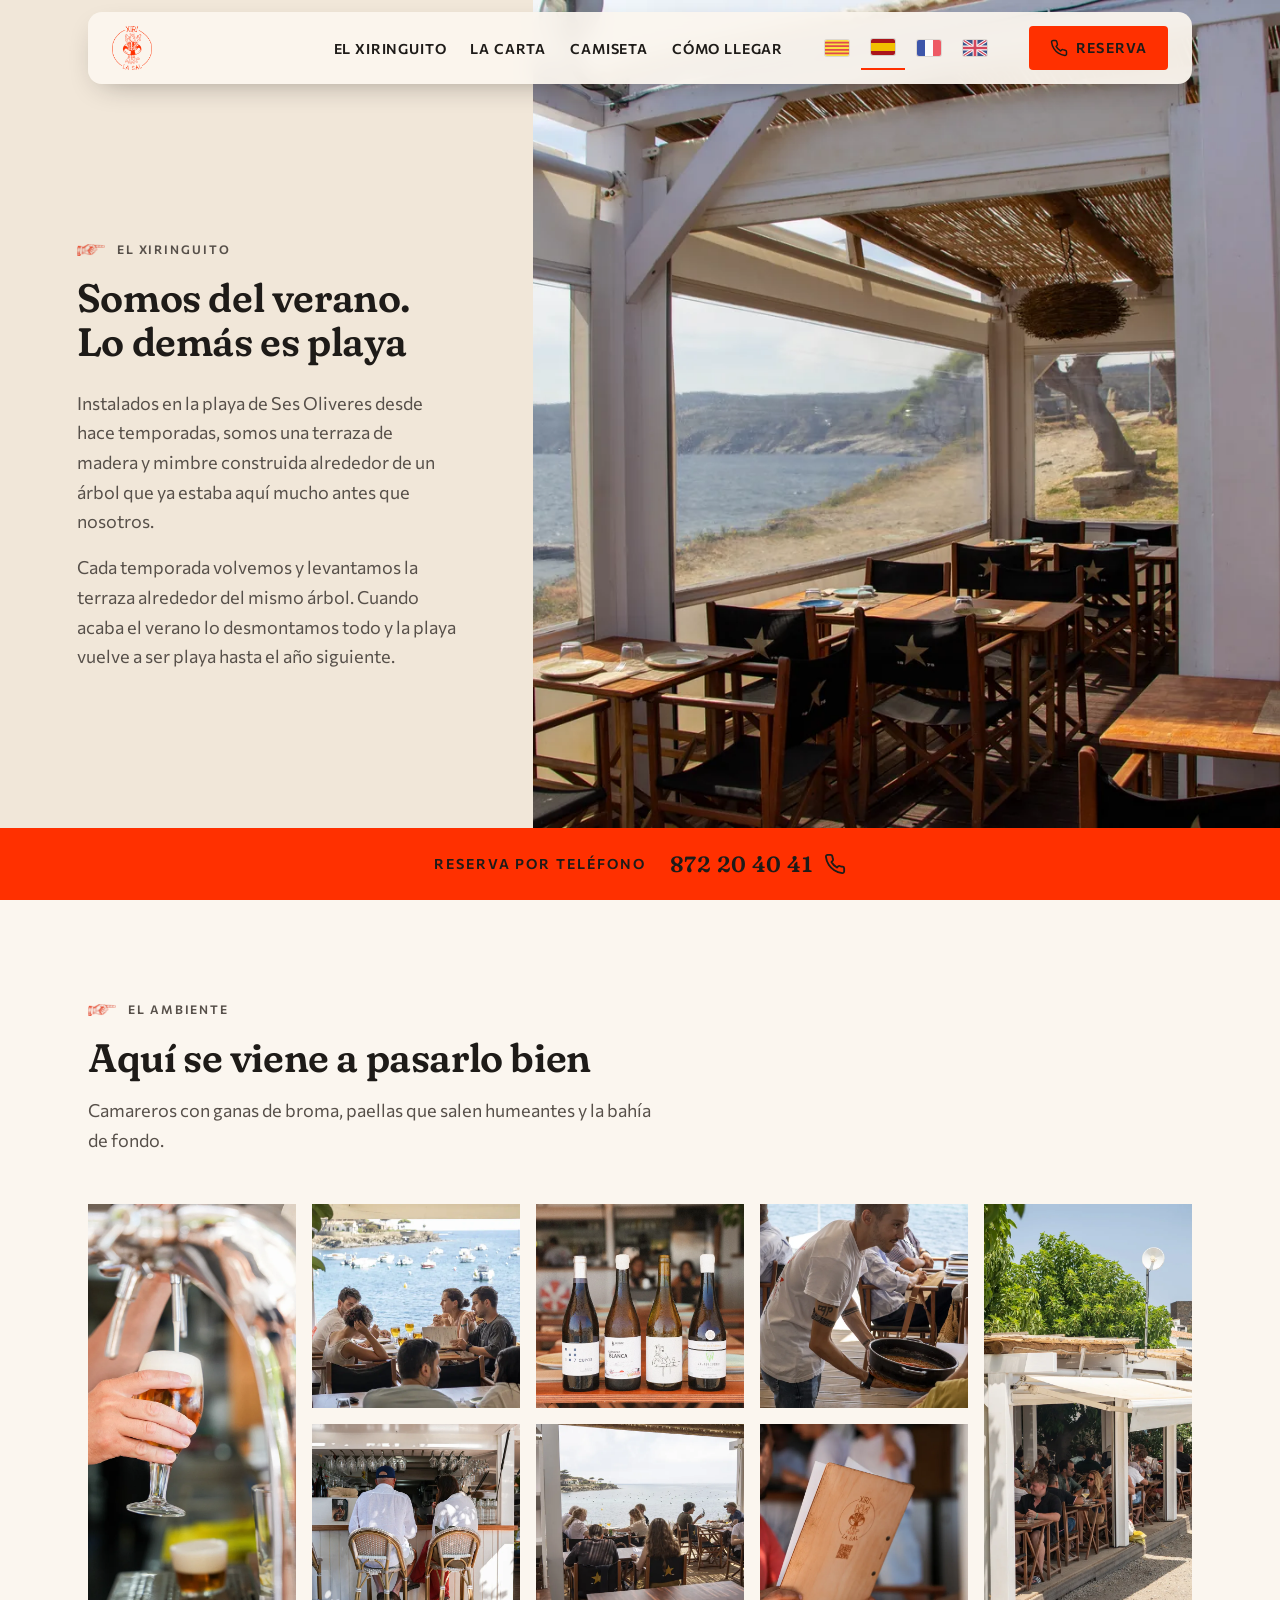
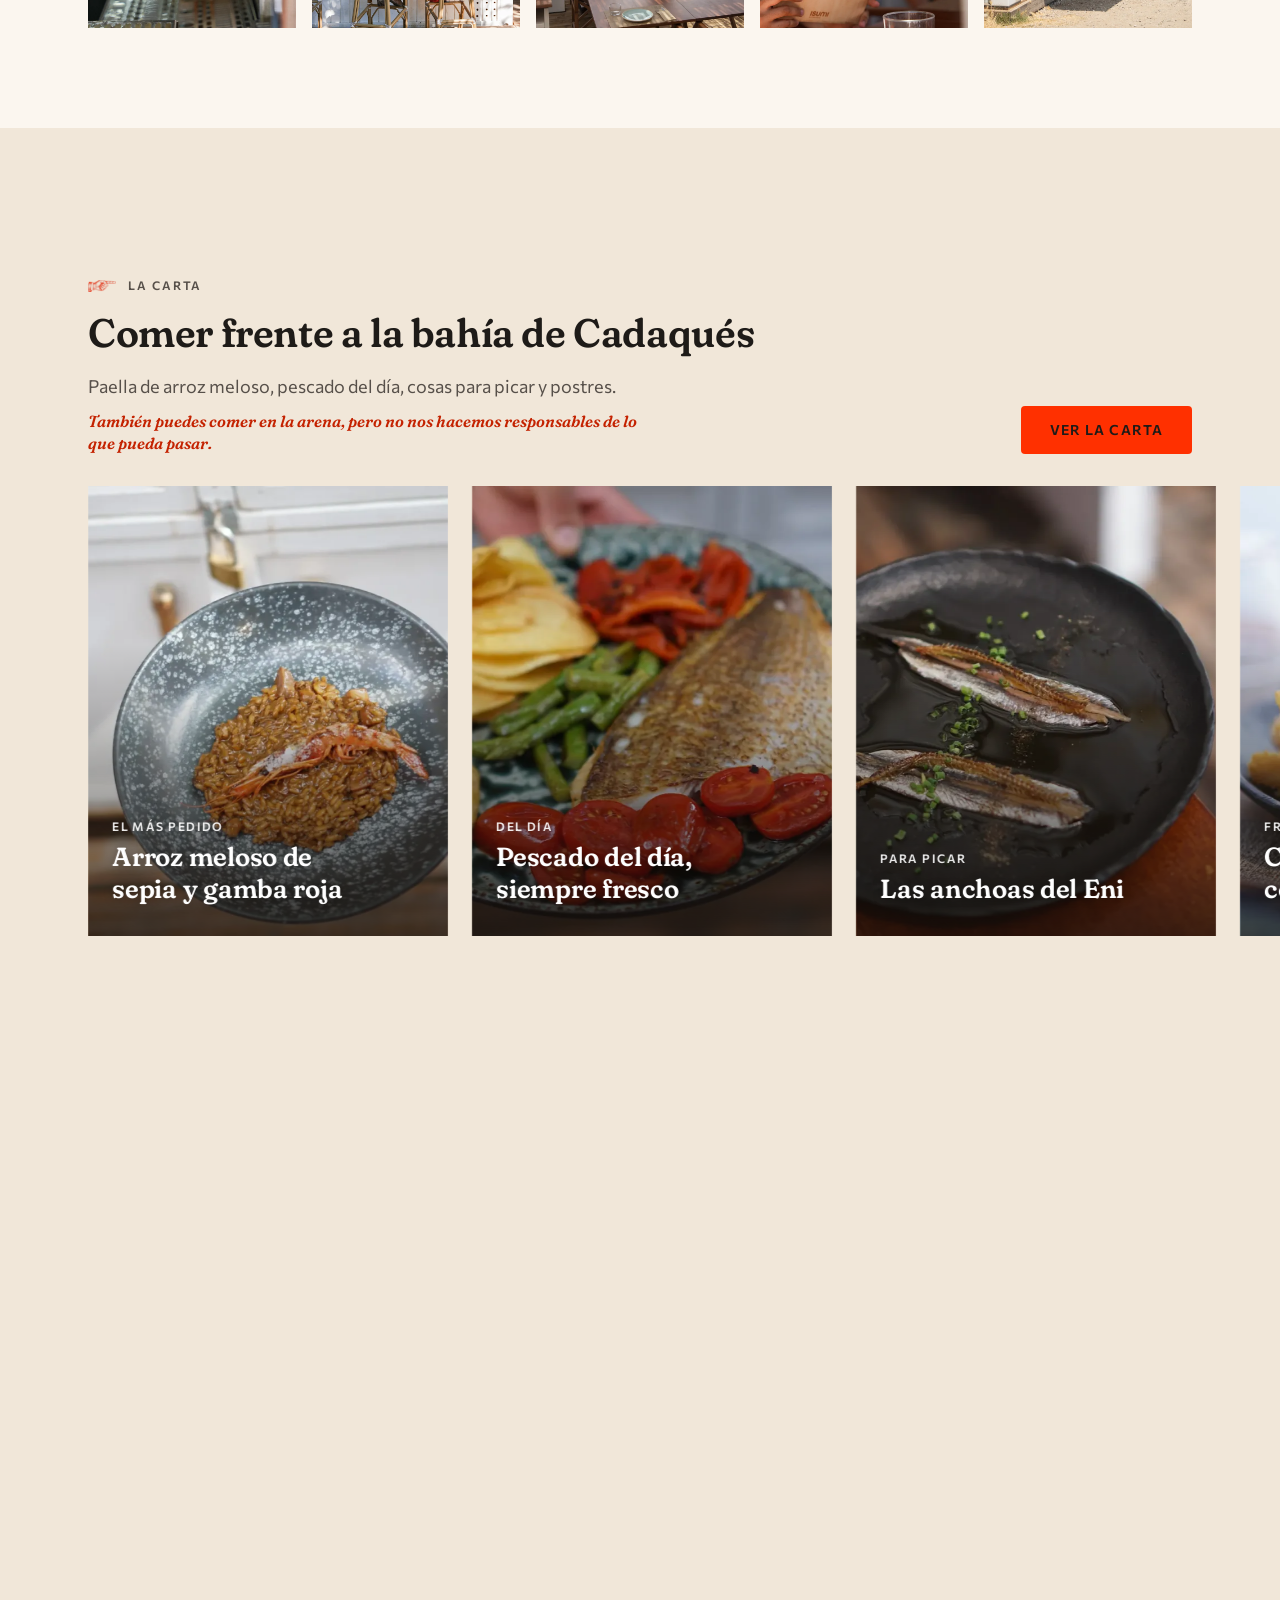
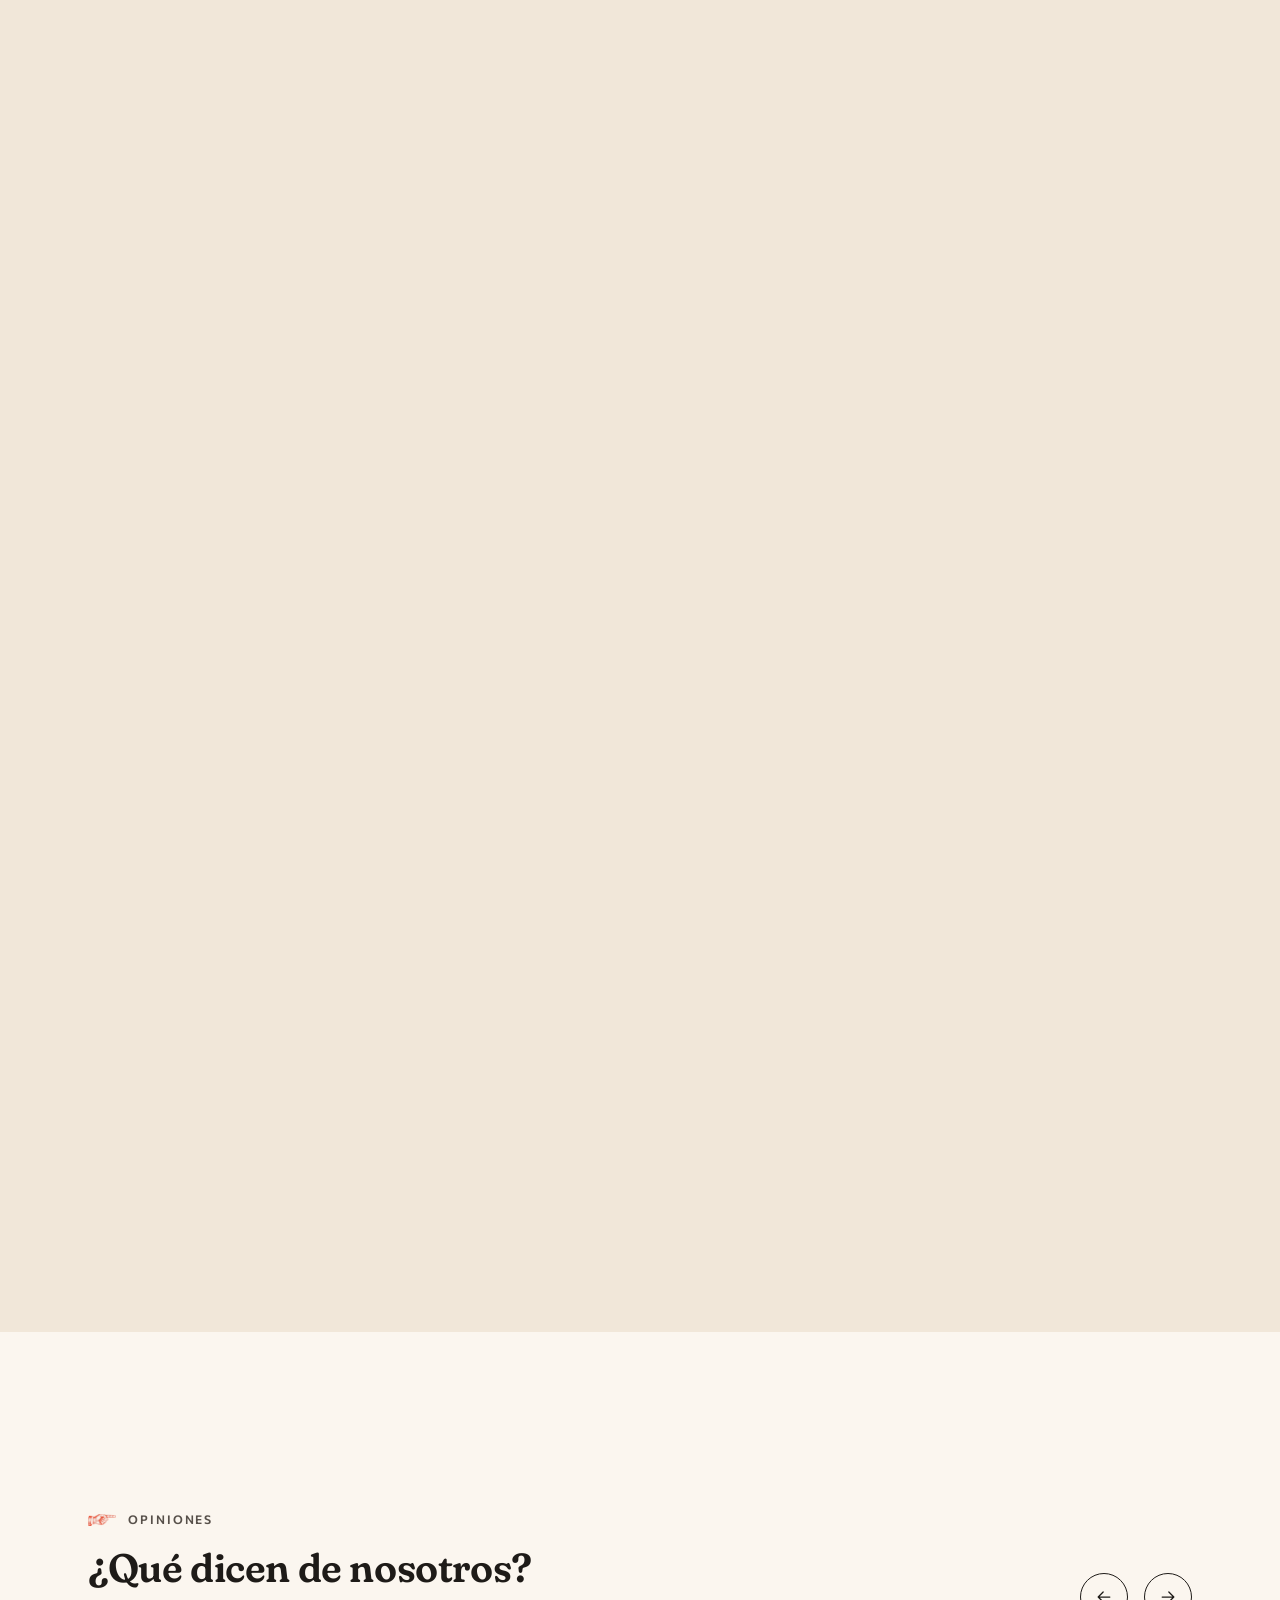
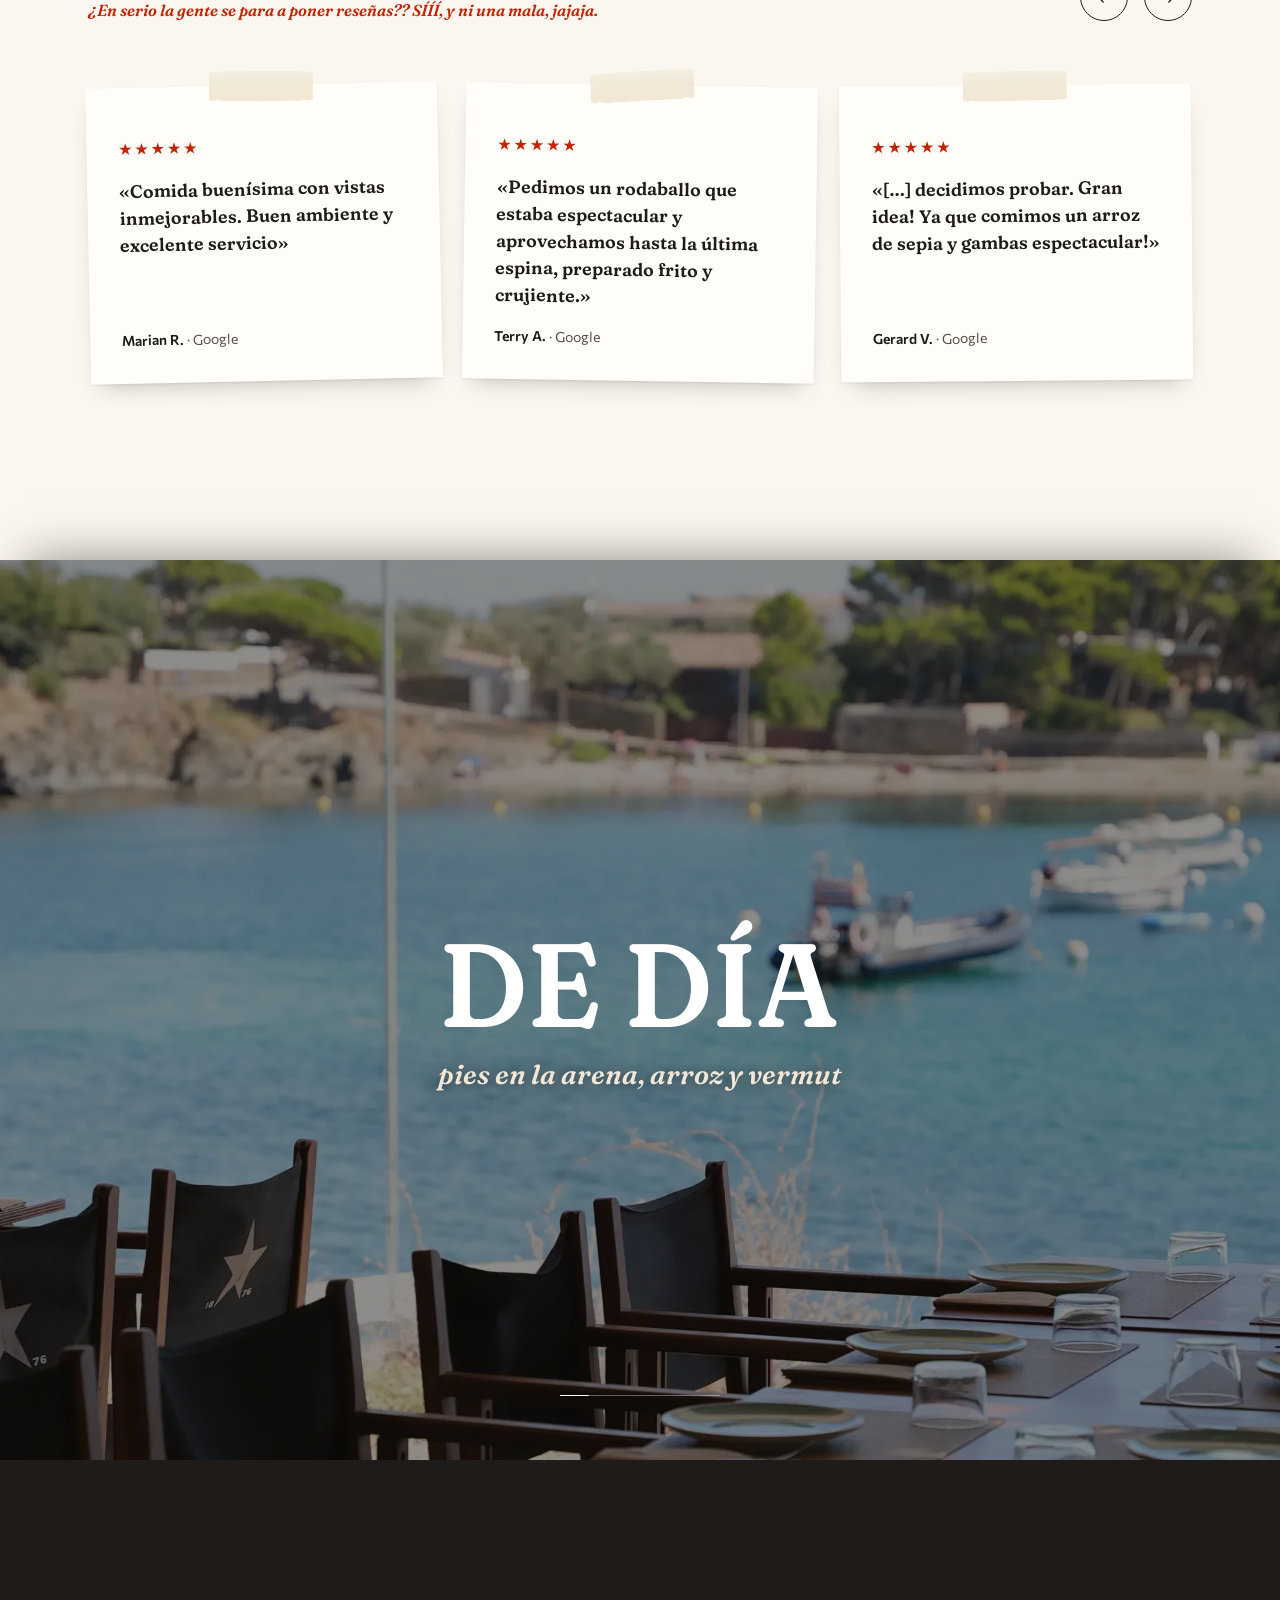
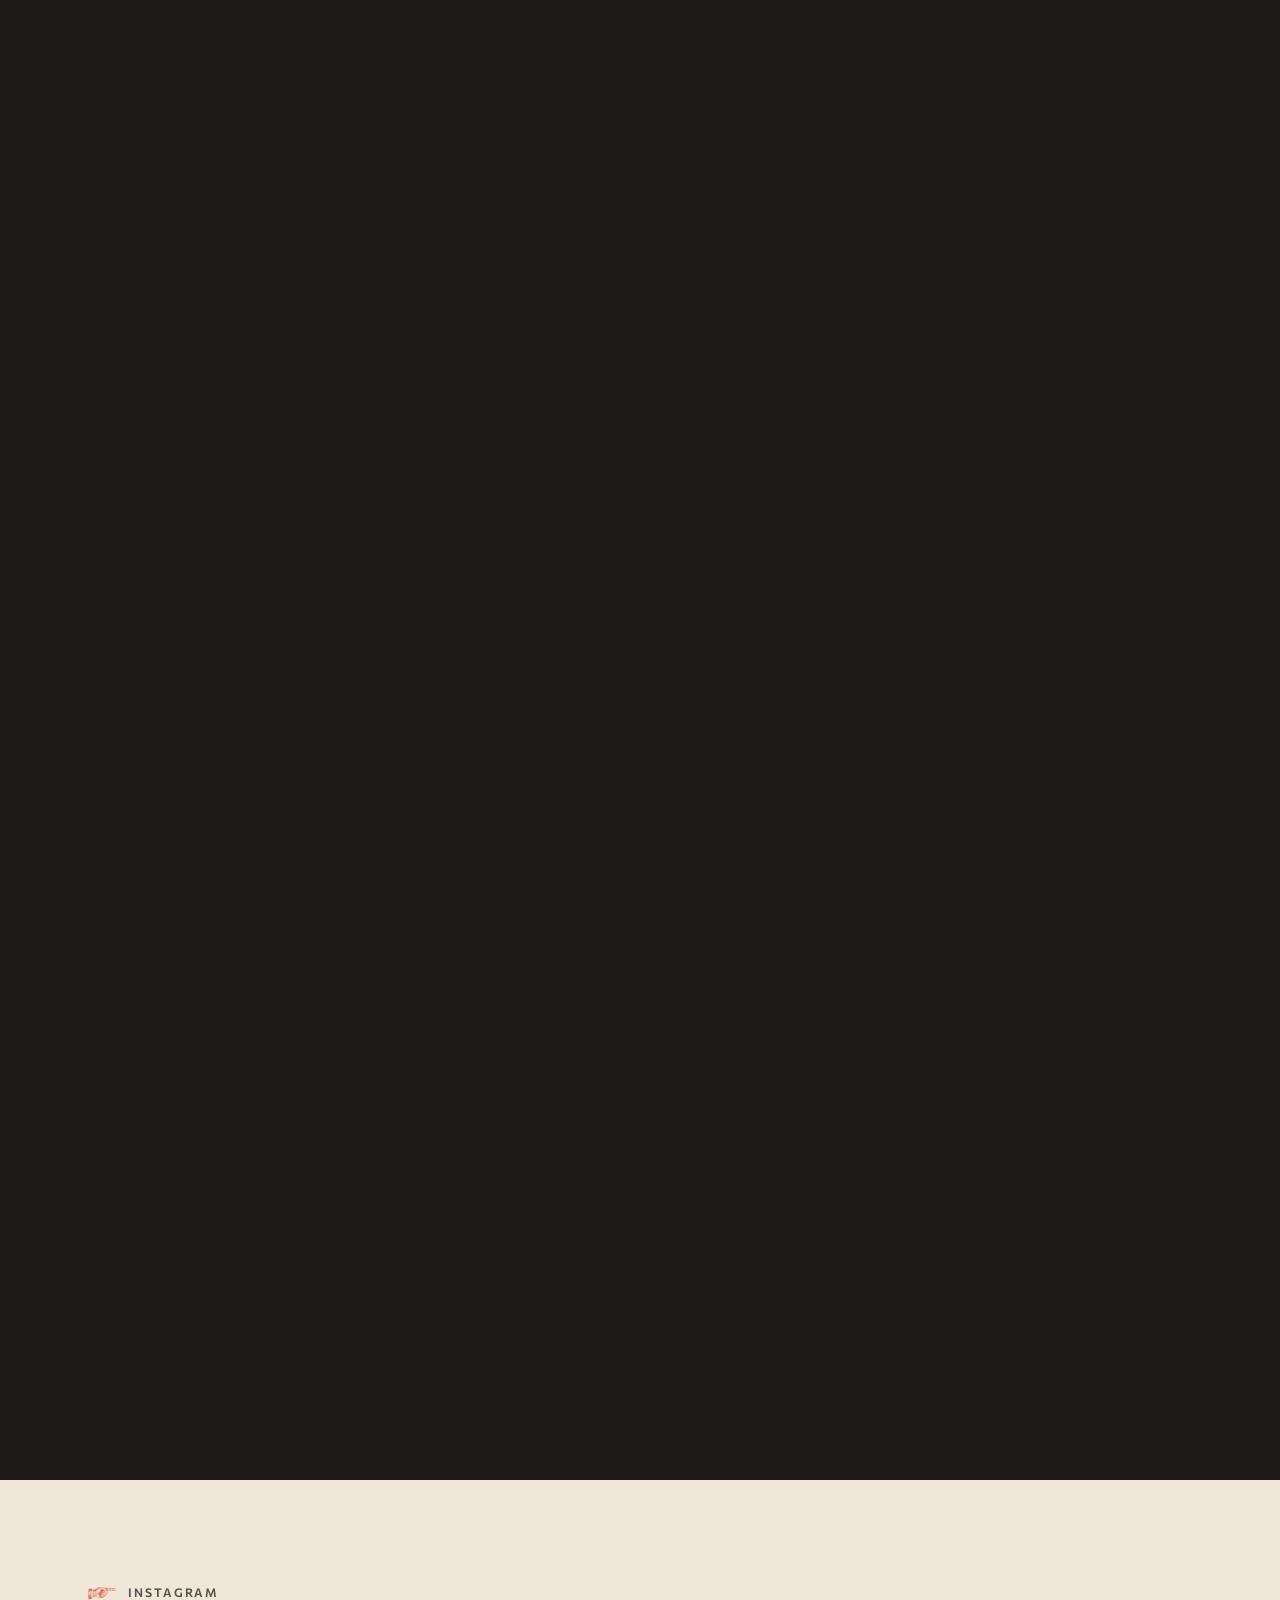
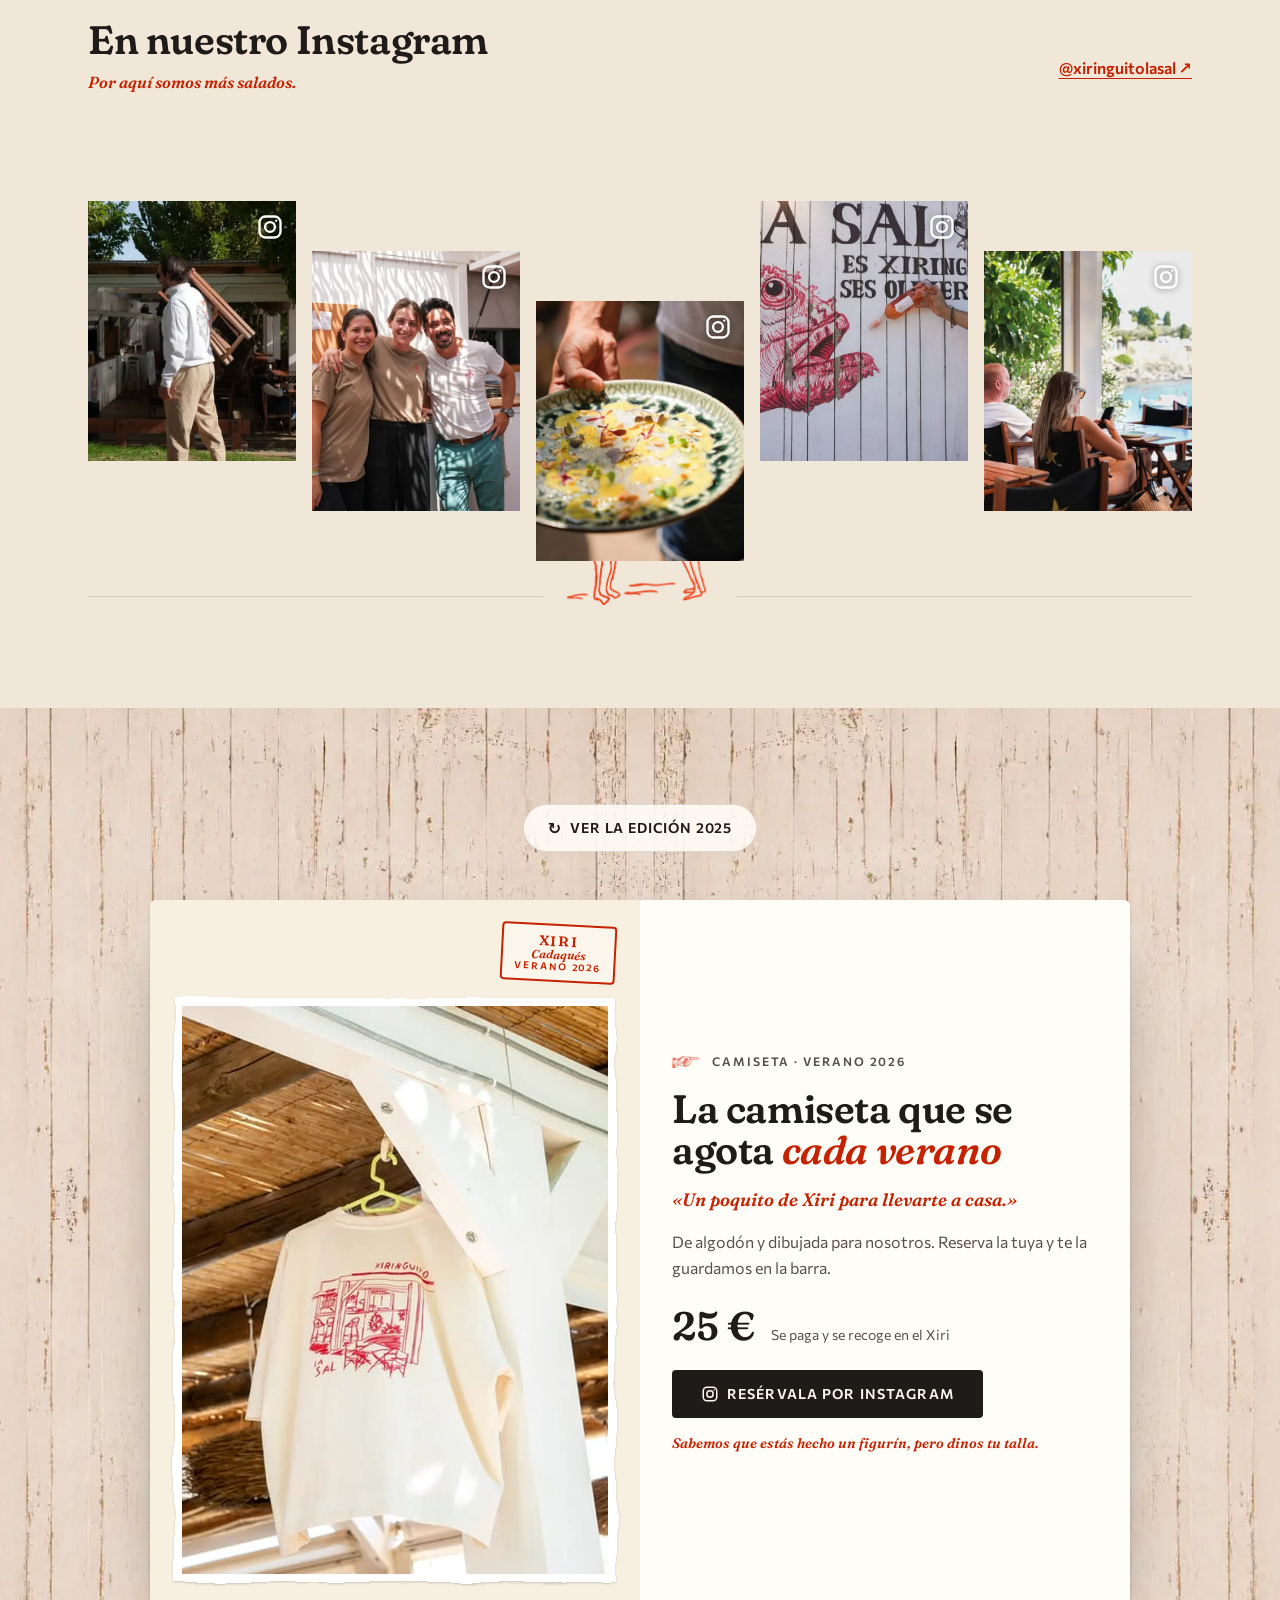
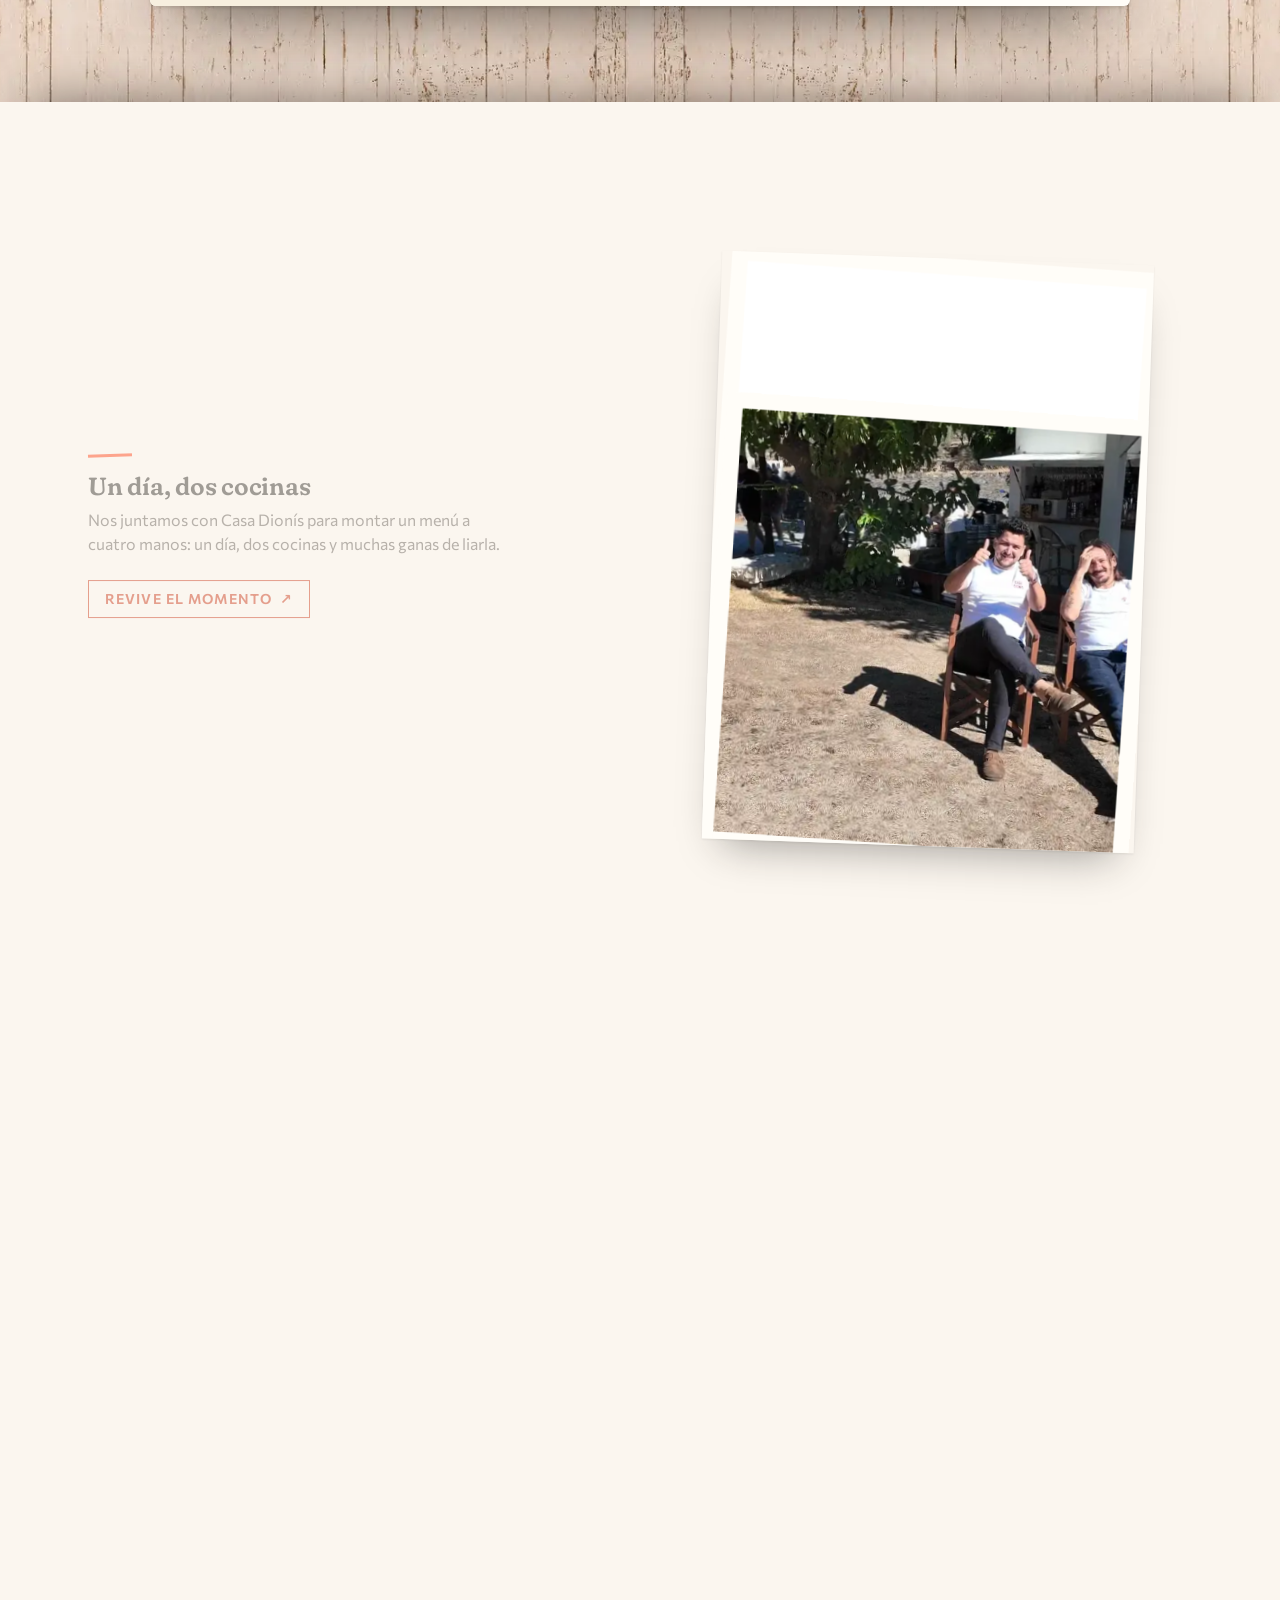
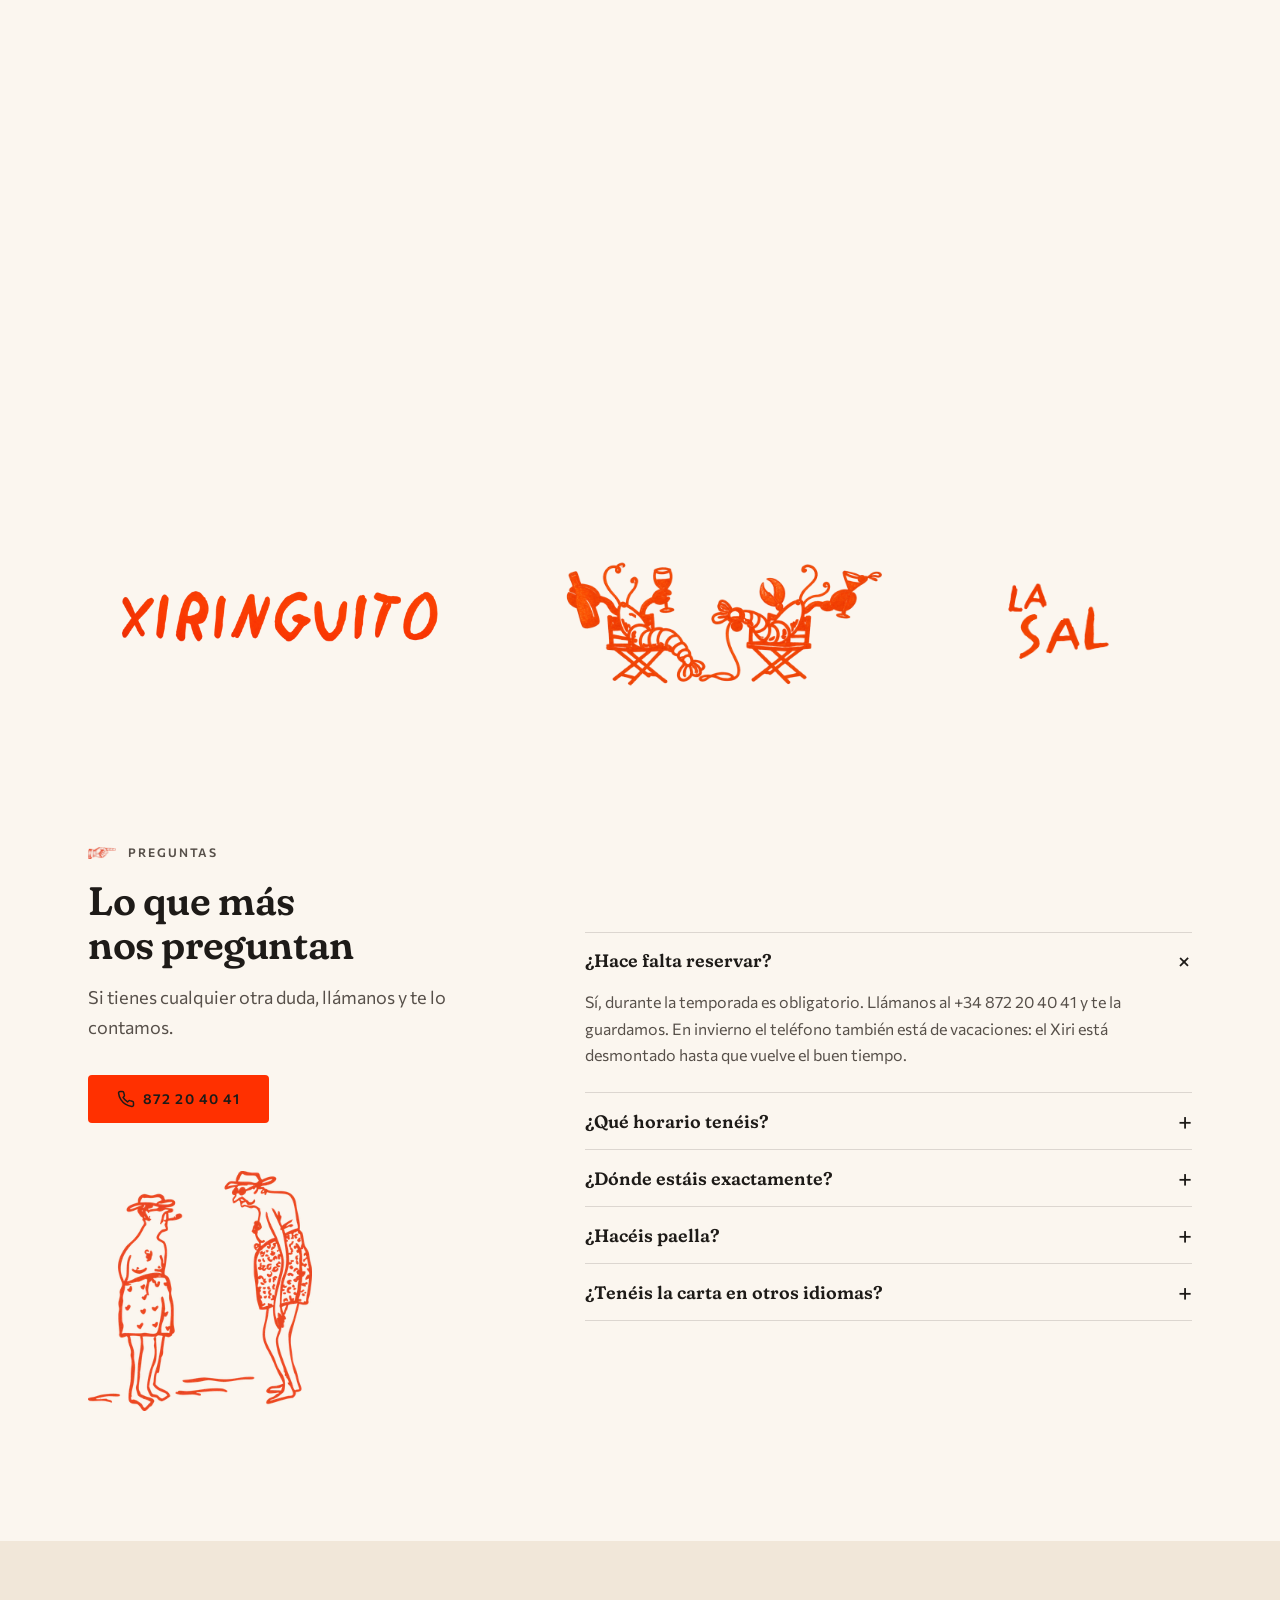
<file: es/index.html>
<!doctype html><html lang="es"><head><base href="/es/"><script src="/assets/intro/lite-check.js"></script><link rel="stylesheet" href="/assets/intro/portal.css"><script type="importmap">{"imports":{"three":"/assets/intro/vendor/three.module.js"}}</script>
<meta charset="UTF-8">
<script>document.documentElement.classList.add('js');</script>
<meta name="viewport" content="width=device-width, initial-scale=1, viewport-fit=cover">
<title>Xiringuito la Sal · Chiringuito en la playa en Cadaqués</title>
<meta name="description" content="Chiringuito en la playa de Ses Oliveres, Cadaqués: paella, pescado fresco y terraza frente a la bahía. De marzo a octubre. Reservas: +34 872 20 40 41">
<meta name="robots" content="noindex">
<meta name="theme-color" content="#FBF6EF">
<link rel="canonical" href="https://www.xiringuitolasal.com/es/">
<link rel="alternate" hreflang="ca" href="https://www.xiringuitolasal.com/">
<link rel="alternate" hreflang="es" href="https://www.xiringuitolasal.com/es/">
<link rel="alternate" hreflang="fr" href="https://www.xiringuitolasal.com/fr/">
<link rel="alternate" hreflang="en" href="https://www.xiringuitolasal.com/en/">
<link rel="alternate" hreflang="x-default" href="https://www.xiringuitolasal.com/en/">
<meta property="og:url" content="https://www.xiringuitolasal.com/es/">
<meta property="og:locale" content="es_ES">
<meta property="og:type" content="restaurant">
<meta property="og:title" content="Xiringuito la Sal · Chiringuito en la playa en Cadaqués">
<meta property="og:description" content="Chiringuito en la playa de Ses Oliveres, Cadaqués: paella, pescado fresco y terraza frente a la bahía. De marzo a octubre. Reservas: +34 872 20 40 41">
<meta property="og:image" content="https://www.xiringuitolasal.com/assets/logo/og-terrassa-1200x630.jpg">
<link rel="icon" href="../assets/logo/favicon-32.png" sizes="32x32">
<link rel="icon" href="../assets/logo/favicon-512.png" sizes="512x512">
<link rel="apple-touch-icon" href="../assets/logo/apple-touch-icon-180.png">
<link rel="preload" as="font" type="font/woff2" href="../assets/fonts/fraunces-600-latin.woff2" crossorigin>
<link rel="preload" as="font" type="font/woff2" href="../assets/fonts/commissioner-400-latin.woff2" crossorigin>
<link rel="stylesheet" href="../assets/fonts/fonts.css">
<link rel="stylesheet" href="/assets/css/main.css">
<script type="application/ld+json">
{
 "@context": "https://schema.org",
 "@graph": [
  {
   "@type": "Restaurant",
   "@id": "https://www.xiringuitolasal.com/#restaurant",
   "name": "Xiringuito la Sal",
   "alternateName": [
    "La Sal Es Xiringuito Ses Oliveres",
    "Xiri la Sal"
   ],
   "description": "Chiringuito en la playa de Ses Oliveres, Cadaqués: paella, pescado fresco y terraza frente a la bahía. De marzo a octubre. Reservas: +34 872 20 40 41",
   "url": "https://www.xiringuitolasal.com/es/",
   "telephone": "+34872204041",
   "image": [
    "https://www.xiringuitolasal.com/assets/img/hero-2400.webp",
    "https://www.xiringuitolasal.com/assets/logo/og-terrassa-1200x630.jpg"
   ],
   "logo": "https://www.xiringuitolasal.com/assets/logo/favicon-512.png",
   "address": {
    "@type": "PostalAddress",
    "streetAddress": "Avinguda Víctor Rahola, 25",
    "addressLocality": "Cadaqués",
    "postalCode": "17488",
    "addressRegion": "Girona",
    "addressCountry": "ES"
   },
   "geo": {
    "@type": "GeoCoordinates",
    "latitude": 42.2857466,
    "longitude": 3.2851119
   },
   "hasMap": "https://maps.app.goo.gl/VqkFJobXDxhRsfKD7",
   "servesCuisine": [
    "Mediterránea",
    "Pescado y marisco",
    "Arroces",
    "Tapas"
   ],
   "priceRange": "€€",
   "acceptsReservations": true,
   "hasMenu": "https://www.xiringuitolasal.com/es/carta/#menu",
   "sameAs": [
    "https://www.instagram.com/xiringuitolasal/",
    "https://www.tripadvisor.es/Restaurant_Review-g580326-d12834000-Reviews-Xiringuito_La_Sal-Cadaques_Costa_Brava_Province_of_Girona_Catalonia.html"
   ]
  },
  {
   "@type": "WebSite",
   "@id": "https://www.xiringuitolasal.com/#web",
   "name": "Xiringuito la Sal",
   "url": "https://www.xiringuitolasal.com/",
   "inLanguage": [
    "ca",
    "es",
    "fr",
    "en"
   ]
  },
  {
   "@type": "FAQPage",
   "@id": "https://www.xiringuitolasal.com/es/#preguntes",
   "inLanguage": "es",
   "mainEntity": [
    {
     "@type": "Question",
     "name": "¿Hace falta reservar?",
     "acceptedAnswer": {
      "@type": "Answer",
      "text": "Sí, durante la temporada es obligatorio. Llámanos al +34 872 20 40 41 y te la guardamos. En invierno el teléfono también está de vacaciones: el Xiri está desmontado hasta que vuelve el buen tiempo."
     }
    },
    {
     "@type": "Question",
     "name": "¿Qué horario tenéis?",
     "acceptedAnswer": {
      "@type": "Answer",
      "text": "El horario cambia según la temporada. Abrimos de primavera a otoño; para saber el horario de hoy, llámanos o mira nuestro Instagram. En invierno el chiringuito está desmontado."
     }
    },
    {
     "@type": "Question",
     "name": "¿Dónde estáis exactamente?",
     "acceptedAnswer": {
      "@type": "Answer",
      "text": "En la playa de Ses Oliveres, en la Avinguda Víctor Rahola, 25, de Cadaqués."
     }
    },
    {
     "@type": "Question",
     "name": "¿Hacéis paella?",
     "acceptedAnswer": {
      "@type": "Answer",
      "text": "Sí, arroces hechos en paella. El más pedido es el arroz meloso de sepia y gamba roja. Mínimo 2 personas, unos 20 minutos."
     }
    },
    {
     "@type": "Question",
     "name": "¿Tenéis la carta en otros idiomas?",
     "acceptedAnswer": {
      "@type": "Answer",
      "text": "Sí. La carta está en catalán, castellano, francés e inglés, aquí en la web y en PDF."
     }
    }
   ]
  }
 ]
}
</script>
<noscript><style>.tin-spacer,.tin-intro,.tin-portal-window{display:none!important}.tin-website{position:relative!important;transform:none!important;opacity:1!important;height:auto!important;overflow:visible!important;pointer-events:auto!important;border-radius:0!important}#xiri-loader{display:none!important}</style></noscript></head><body>
<div id="xiri-loader" aria-hidden="true"><img src="/assets/logo/logo-xiri-la-sal-taronja-160.webp" alt="" width="160" height="160"></div>
<a class="tin-skip" href="/es/#tin-content">Saltar la introducción</a>
<div class="tin-spacer" aria-hidden="true"></div>
<section class="tin-intro" aria-label="XIRI LA SAL">
  <div class="tin-heading" role="img" aria-label="XIRI LA SAL"><span class="visually-hidden">XIRI LA SAL</span><canvas class="tin-lettering" aria-hidden="true"></canvas></div>
  <div class="tin-object" role="img" aria-label="XIRI LA SAL 3D"><img class="tin-fallback" src="/assets/intro/tancada.webp" alt="Xiri La Sal" width="1100" height="1100"></div>
  <p class="tin-status" role="status">Preparando la lata…</p>
  <div class="tin-hint"><svg viewBox="0 0 24 24" fill="none" stroke="currentColor" stroke-width="1.6" stroke-linecap="round" stroke-linejoin="round" aria-hidden="true"><path d="M12 19V5M5.5 11.5 12 5l6.5 6.5"/></svg><span>Haz scroll</span></div>
</section>
<div class="tin-portal-window" aria-hidden="true"><iframe class="tin-portal-frame" data-src="/assets/intro/portal-preview-es.html" title="XIRI LA SAL" tabindex="-1" inert></iframe></div>
<div class="tin-web-slot" id="tin-content"><div class="tin-website">

<a class="skip-link" href="#main" data-i18n="skip">Saltar al contenido</a>

<header class="nav solid" id="nav">
  <div class="nav-in">
    <a class="brand" href="#xiringuito" aria-label="Xiringuito la Sal">
      <img class="logo-blanc" src="../assets/logo/logo-blanc-320.webp" alt="" width="292" height="320">
      <img class="logo-color" src="../assets/logo/logo-taronja-160.webp" alt="" width="146" height="160">
      <span class="brand-nom">Xiringuito la Sal</span>
    </a>
    <div class="lang" role="group" aria-label="Idioma" data-i18n-aria="lang_label">
      <a href="/" lang="ca" hreflang="ca"><svg viewBox="0 0 30 20" aria-hidden="true"><rect width="30" height="20" fill="#FCDD09"/><path d="M0 3.3h30M0 7.8h30M0 12.2h30M0 16.7h30" stroke="#DA121A" stroke-width="2.2"/></svg><span class="visually-hidden">Català</span></a>
      <a href="/es/" lang="es" hreflang="es" aria-current="page"><svg viewBox="0 0 30 20" aria-hidden="true"><rect width="30" height="20" fill="#AA151B"/><rect y="5" width="30" height="10" fill="#F1BF00"/></svg><span class="visually-hidden">Español</span></a>
      <a href="/fr/" lang="fr" hreflang="fr"><svg viewBox="0 0 30 20" aria-hidden="true"><rect width="30" height="20" fill="#ED2939"/><rect width="20" height="20" fill="#fff"/><rect width="10" height="20" fill="#002395"/></svg><span class="visually-hidden">Français</span></a>
      <a href="/en/" lang="en" hreflang="en"><svg viewBox="0 0 30 20" aria-hidden="true"><rect width="30" height="20" fill="#012169"/><path d="M0 0l30 20M30 0L0 20" stroke="#fff" stroke-width="4"/><path d="M0 0l30 20M30 0L0 20" stroke="#C8102E" stroke-width="1.6"/><path d="M15 0v20M0 10h30" stroke="#fff" stroke-width="6"/><path d="M15 0v20M0 10h30" stroke="#C8102E" stroke-width="3.4"/></svg><span class="visually-hidden">English</span></a>
    </div>
    <a class="nav-tel" href="tel:+34872204041" aria-label="Llama para reservar: 872 20 40 41" data-i18n-aria="nav_tel_aria"><svg viewBox="0 0 24 24" fill="none" stroke="currentColor" stroke-width="2" stroke-linecap="round" stroke-linejoin="round" aria-hidden="true"><path d="M22 16.9v3a2 2 0 0 1-2.2 2 19.8 19.8 0 0 1-8.6-3.1 19.5 19.5 0 0 1-6-6A19.8 19.8 0 0 1 2.1 4.2 2 2 0 0 1 4.1 2h3a2 2 0 0 1 2 1.7c.1 1 .4 1.9.7 2.8a2 2 0 0 1-.5 2.1L8.1 9.9a16 16 0 0 0 6 6l1.3-1.3a2 2 0 0 1 2.1-.4c.9.3 1.8.6 2.8.7a2 2 0 0 1 1.7 2z"/></svg></a>
    <button class="hamb" type="button" aria-expanded="false" aria-controls="menu" aria-label="Menú" data-i18n-aria="menu_aria"><span></span><span></span><span></span></button>
    <div class="menu" id="menu">
    <nav aria-label="Principal" data-i18n-aria="nav_label">
      <ul class="nav-links">
        <li><a href="#xiringuito" data-i18n="nav_xiri">El Xiringuito</a></li>
        <li><a href="#carta" data-i18n="nav_carta">La carta</a></li>
        <li><a href="#samarreta" data-i18n="nav_shop">Camiseta</a></li>
        <li><a href="#arribar" data-i18n="nav_arribar">Cómo llegar</a></li>
      </ul>
    </nav>

    <a class="btn btn-accent" href="tel:+34872204041" aria-label="Reserva: 872 20 40 41" data-i18n-aria="nav_reserva_aria">
      <svg viewBox="0 0 24 24" fill="none" stroke="currentColor" stroke-width="2" stroke-linecap="round" stroke-linejoin="round" aria-hidden="true"><path d="M22 16.9v3a2 2 0 0 1-2.2 2 19.8 19.8 0 0 1-8.6-3.1 19.5 19.5 0 0 1-6-6A19.8 19.8 0 0 1 2.1 4.2 2 2 0 0 1 4.1 2h3a2 2 0 0 1 2 1.7c.1 1 .4 1.9.7 2.8a2 2 0 0 1-.5 2.1L8.1 9.9a16 16 0 0 0 6 6l1.3-1.3a2 2 0 0 1 2.1-.4c.9.3 1.8.6 2.8.7a2 2 0 0 1 1.7 2z"/></svg>
      <span class="btn-txt" data-i18n="nav_reserva">Reserva</span>
    </a>
    <ul class="menu-xarxes">
      <li><a href="https://www.instagram.com/xiringuitolasal/" target="_blank" rel="noopener"><svg viewBox="0 0 24 24" fill="none" stroke="currentColor" stroke-width="2" aria-hidden="true"><rect x="3" y="3" width="18" height="18" rx="5"/><circle cx="12" cy="12" r="4.2"/><circle cx="17.4" cy="6.6" r="1" fill="currentColor" stroke="none"/></svg><span>Instagram</span><span class="visually-hidden" data-i18n="nova"> (se abre en una pestaña nueva)</span></a></li>
      <li><a href="https://www.tripadvisor.es/Restaurant_Review-g580326-d12834000-Reviews-Xiringuito_La_Sal-Cadaques_Costa_Brava_Province_of_Girona_Catalonia.html" target="_blank" rel="noopener"><svg viewBox="0 0 24 24" fill="none" stroke="currentColor" stroke-width="1.8" aria-hidden="true"><circle cx="7" cy="13" r="3.6"/><circle cx="17" cy="13" r="3.6"/><circle cx="7" cy="13" r="1" fill="currentColor"/><circle cx="17" cy="13" r="1" fill="currentColor"/><path d="M3.5 9.5C6 7.2 9 6 12 6s6 1.2 8.5 3.5M12 9.5l-1.6 2.2M12 9.5l1.6 2.2"/></svg><span>Tripadvisor</span><span class="visually-hidden" data-i18n="nova"> (se abre en una pestaña nueva)</span></a></li>
    </ul>
    </div>
  </div>
</header>

<main id="main">


<section class="split fosc primer" id="xiringuito" aria-labelledby="xiri-t">
  <div class="split-txt rv">
    <span class="eyebrow" data-i18n="ey_xiri">El Xiringuito</span>
    <h1 id="xiri-t" data-i18n="xiri_h2">Somos del verano. Lo demás es playa</h1>
    <p data-i18n="xiri_p1">Instalados en la playa de Ses Oliveres desde hace temporadas, somos una terraza de madera y mimbre construida alrededor de un árbol que ya estaba aquí mucho antes que nosotros.</p>
    <p data-i18n="xiri_p2">Cada temporada volvemos y levantamos la terraza alrededor del mismo árbol. Cuando acaba el verano lo desmontamos todo y la playa vuelve a ser playa hasta el año siguiente.</p>
  </div>
  <div class="split-img"><img src="../assets/img/ambient-terrassa.webp" sizes="(max-width:860px) 100vw, 58vw" alt="El interior del Xiringuito la Sal con vistas a la bahía" data-i18n-alt="xiri_alt" width="1400" height="933" fetchpriority="high"></div>
</section>


<a class="franja" href="tel:+34872204041" id="reserva">
  <span data-i18n="band_txt">Reserva por teléfono</span>
  <span class="franja-num"><strong>872 20 40 41</strong><svg viewBox="0 0 24 24" fill="none" stroke="currentColor" stroke-width="2" stroke-linecap="round" stroke-linejoin="round" aria-hidden="true"><path d="M22 16.9v3a2 2 0 0 1-2.2 2 19.8 19.8 0 0 1-8.6-3.1 19.5 19.5 0 0 1-6-6A19.8 19.8 0 0 1 2.1 4.2 2 2 0 0 1 4.1 2h3a2 2 0 0 1 2 1.7c.1 1 .4 1.9.7 2.8a2 2 0 0 1-.5 2.1L8.1 9.9a16 16 0 0 0 6 6l1.3-1.3a2 2 0 0 1 2.1-.4c.9.3 1.8.6 2.8.7a2 2 0 0 1 1.7 2z"/></svg></span>
</a>


<section class="sec" id="ambient" aria-labelledby="amb-t">
  <div class="wrap">
    <div class="cap rv">
      <div>
        <span class="eyebrow" data-i18n="ey_amb">El ambiente</span>
        <h2 id="amb-t" data-i18n="amb_h2">Aquí se viene a pasarlo bien</h2>
        <p data-i18n="amb_p">Camareros con ganas de broma, paellas que salen humeantes y la bahía de fondo.</p>
      </div>
    </div>
    <ul class="ambient-grid rv">
      <li class="alt"><img src="../assets/img/ambient-cervesa.webp" alt="Una cerveza recién tirada en el grifo del chiringuito" data-i18n-alt="amb1_alt" width="1000" height="1497" loading="lazy" decoding="async"></li>
      <li><img src="../assets/img/ambient-dinar.webp" alt="Amigos comiendo en la terraza frente a la bahía" data-i18n-alt="amb3_alt" width="1200" height="800" loading="lazy" decoding="async"></li>
      <li><img src="../assets/img/ambient-vins.webp" alt="Cuatro botellas de vino blanco en la mesa del chiringuito" data-i18n-alt="amb6_alt" width="1200" height="801" loading="lazy" decoding="async"></li>
      <li><img src="../assets/img/ambient-paella.webp" alt="Un camarero sirve una paella en la terraza" data-i18n-alt="amb5_alt" width="800" height="1000" loading="lazy" decoding="async"></li>
      <li class="alt"><img src="../assets/img/ambient-terrassa-plena.webp" alt="La terraza del chiringuito llena de gente, vista desde fuera" data-i18n-alt="amb4_alt" width="1000" height="1500" loading="lazy" decoding="async"></li>
      <li><img src="../assets/img/ambient-barra.webp" alt="Una pareja sentada en la barra del chiringuito" data-i18n-alt="amb7_alt" width="800" height="1197" loading="lazy" decoding="async"></li>
      <li><img src="../assets/img/ambient-clients.webp" alt="Clientes comiendo en la terraza frente a la bahía" data-i18n-alt="amb2_alt" width="800" height="1000" loading="lazy" decoding="async"></li>
      <li><img src="../assets/img/ambient-carta.webp" alt="Unos clientes miran la carta de madera" data-i18n-alt="amb8_alt" width="800" height="1000" loading="lazy" decoding="async"></li>
    </ul>
  </div>
</section>


<section class="sec carta-sec-web" id="carta" aria-labelledby="carta-t">
  <div class="carta-pin">
  <div class="wrap">
    <div class="cap rv">
      <div>
        <span class="eyebrow" data-i18n="ey_carta">La carta</span>
        <h2 id="carta-t" data-i18n="carta_h2">Comer frente a la bahía de Cadaqués</h2>
        <p data-i18n="carta_p">Paella de arroz meloso, pescado del día, cosas para picar y postres.</p>
        <p class="broma" data-i18n="carta_p2">También puedes comer en la arena, pero no nos hacemos responsables de lo que pueda pasar.</p>
      </div>
      
      <div class="cap-accions">
        <a class="btn btn-accent" href="../assets/carta/carta-ca-es.pdf" target="_blank" rel="noopener" data-carta><span data-i18n="carta_btn">Ver la carta</span></a>
      </div>
    </div>
    <ul class="plats">
      <li class="plat rv"><div class="plat-card"><span class="ph"><img src="../assets/img/plat-arros.webp" alt="" width="800" height="800" loading="lazy" decoding="async"></span><h3 data-i18n="d1_name">Arroz meloso de sepia y gamba roja</h3><small data-i18n="d1_tag">El más pedido</small></a></li>
      <li class="plat rv"><div class="plat-card"><span class="ph"><img src="../assets/img/plat-peix-del-dia.webp" alt="" width="800" height="800" loading="lazy" decoding="async"></span><h3 data-i18n="d4_name">Pescado del día, siempre fresco</h3><small data-i18n="d4_tag">Del día</small></a></li>
      <li class="plat rv"><div class="plat-card"><span class="ph"><img src="../assets/img/plat-anxoves.webp" alt="" width="800" height="800" loading="lazy" decoding="async"></span><h3 data-i18n="d2_name">Las anchoas del Eni</h3><small data-i18n="d2_tag">Para picar</small></a></li>
      <li class="plat rv"><div class="plat-card"><span class="ph"><img src="../assets/img/plat-calamars.webp" alt="" width="800" height="800" loading="lazy" decoding="async"></span><h3 data-i18n="d3_name">Calamares a la andaluza con alioli blanco y negro</h3><small data-i18n="d3_tag">Fritos</small></a></li>
      <li class="plat rv"><div class="plat-card"><span class="ph"><img src="../assets/img/plat-turbot.webp" alt="" width="800" height="800" loading="lazy" decoding="async"></span><h3 data-i18n="d5_name">Nuestro rodaballo frito</h3><small data-i18n="d5_tag">El clásico</small></a></li>
      <li class="plat rv"><div class="plat-card"><span class="ph"><img src="../assets/img/plat-tiradito.webp" alt="" width="800" height="800" loading="lazy" decoding="async"></span><h3 data-i18n="d6_name">Tiradito del día</h3><small data-i18n="d6_tag">Crudo y fresco</small></a></li>
      <li class="plat rv"><div class="plat-card"><span class="ph"><img src="../assets/img/plat-coulant.webp" alt="" width="800" height="800" loading="lazy" decoding="async"></span><h3 data-i18n="d7_name">Coulant de chocolate con helado de avellana</h3><small data-i18n="d7_tag">Postres</small></a></li>
      <li class="plat rv"><div class="plat-card"><span class="ph"><img src="../assets/img/plat-croquetes.webp" alt="" width="800" height="800" loading="lazy" decoding="async"></span><h3 data-i18n="d8_name">Croquetas del día</h3><small data-i18n="d8_tag">Para compartir</small></a></li>
    </ul>
  </div>
  </div>
</section>

<!-- Ressenyes literals de Google i Tripadvisor: no n'inventem cap. -->
<section class="sec opinions" id="opinions" aria-labelledby="rev-t">
  <div class="wrap">
    <div class="cap rv">
      <div>
        <span class="eyebrow" data-i18n="ey_rev">Opiniones</span>
        <h2 id="rev-t" data-i18n="rev_h2">¿Qué dicen de nosotros?</h2>
        <p class="broma" data-i18n="rev_broma">¿En serio la gente se para a poner reseñas?? SÍÍÍ, y ni una mala, jajaja.</p>
      </div>
      <div class="cap-accions">
        <button class="fletxa prev" type="button" aria-label="Reseña anterior" data-i18n-aria="rev_prev" aria-controls="ressenyes"><svg viewBox="0 0 24 24" fill="none" stroke="currentColor" stroke-width="1.5" stroke-linecap="round" stroke-linejoin="round" aria-hidden="true"><path d="M19 12H5M11 6l-6 6 6 6"/></svg></button>
        <button class="fletxa next" type="button" aria-label="Reseña siguiente" data-i18n-aria="rev_next" aria-controls="ressenyes"><svg viewBox="0 0 24 24" fill="none" stroke="currentColor" stroke-width="1.5" stroke-linecap="round" stroke-linejoin="round" aria-hidden="true"><path d="M5 12h14M13 6l6 6-6 6"/></svg></button>
      </div>
    </div>
    <ul class="ressenyes" id="ressenyes" aria-live="polite">
      <li class="ressenya" data-r="es"><span class="estrelles" aria-hidden="true">★★★★★</span><span class="visually-hidden" data-i18n="rev_5">5 de 5 estrellas</span><blockquote lang="es">«Comida buenísima con vistas inmejorables. Buen ambiente y excelente servicio»</blockquote><footer><b>Marian R.</b> · Google</footer></li>
      <li class="ressenya" data-r="es"><span class="estrelles" aria-hidden="true">★★★★★</span><span class="visually-hidden" data-i18n="rev_5">5 de 5 estrellas</span><blockquote lang="es">«Pedimos un rodaballo que estaba espectacular y aprovechamos hasta la última espina, preparado frito y crujiente.»</blockquote><footer><b>Terry A.</b> · Google</footer></li>
      <li class="ressenya" data-r="es"><span class="estrelles" aria-hidden="true">★★★★★</span><span class="visually-hidden" data-i18n="rev_5">5 de 5 estrellas</span><blockquote lang="es">«[…] decidimos probar. Gran idea! Ya que comimos un arroz de sepia y gambas espectacular!»</blockquote><footer><b>Gerard V.</b> · Google</footer></li>
      <li class="ressenya" data-r="es"><span class="estrelles" aria-hidden="true">★★★★★</span><span class="visually-hidden" data-i18n="rev_5">5 de 5 estrellas</span><blockquote lang="es">«Vistas privilegiadas, producto de calidad y personal muy atento y simpático con un punto canalla. […] Un lugar ideal para cenar al atardecer.»</blockquote><footer><b>Alex B.</b> · Google</footer></li>
      <li class="ressenya" data-r="es"><span class="estrelles" aria-hidden="true">★★★★★</span><span class="visually-hidden" data-i18n="rev_5">5 de 5 estrellas</span><blockquote lang="es">«El sabor del arroz es nivel dios!!! […] Nos ha encantado el lugar, la comida y el trato del personal inmejorable.»</blockquote><footer><b>Rocio R.</b> · Google</footer></li>
      <li class="ressenya" data-r="es"><span class="estrelles" aria-hidden="true">★★★★★</span><span class="visually-hidden" data-i18n="rev_5">5 de 5 estrellas</span><blockquote lang="es">«Y la comida… más que excelente. […] Pero la tarta Tatin… la mejor que he probado. Servicio 10.»</blockquote><footer><b>M. C.</b> · Google</footer></li>
      <li class="ressenya" data-r="es"><span class="estrelles" aria-hidden="true">★★★★★</span><span class="visually-hidden" data-i18n="rev_5">5 de 5 estrellas</span><blockquote lang="es">«Pasamos un rato muy agradable en el restaurante XIRI. El personal es muy acogedor. […] En una terraza con vistas al mar.»</blockquote><footer><b>Caroline A.</b> · Tripadvisor · <span class="trad">traducida del francés</span></footer></li>
      <li class="ressenya" data-r="es"><span class="estrelles" aria-hidden="true">★★★★★</span><span class="visually-hidden" data-i18n="rev_5">5 de 5 estrellas</span><blockquote lang="es">«Un auténtico remanso de paz, un servicio increíble y comida local de calidad […] ¡Una felicidad!»</blockquote><footer><b>juleblanc74</b> · Tripadvisor · <span class="trad">traducida del francés</span></footer></li>
      <li class="ressenya" data-r="es"><span class="estrelles" aria-hidden="true">★★★★☆</span><span class="visually-hidden" data-i18n="rev_4">4 de 5 estrellas</span><blockquote lang="es">«Muy bien situado cerca del mar, platos bien sazonados y variados con producto fresco. El personal es atento.»</blockquote><footer><b>Sebastien V.</b> · Tripadvisor · <span class="trad">traducida del francés</span></footer></li>
      <li class="ressenya" data-r="es"><span class="estrelles" aria-hidden="true">★★★★★</span><span class="visually-hidden" data-i18n="rev_5">5 de 5 estrellas</span><blockquote lang="es">«Mi restaurante/chiringuito favorito de Cadaqués, sin duda. Personal superamable, las mejores vistas y una comida increíble.»</blockquote><footer><b>Wolf Allisat</b> · Google · <span class="trad">traducida del inglés</span></footer></li>
      <li class="ressenya" data-r="es"><span class="estrelles" aria-hidden="true">★★★★★</span><span class="visually-hidden" data-i18n="rev_5">5 de 5 estrellas</span><blockquote lang="es">«¡Una cena fantástica: personal amable y comida deliciosa! […] No nos decepcionó: una velada preciosa.»</blockquote><footer><b>Steve E.</b> · Tripadvisor · <span class="trad">traducida del inglés</span></footer></li>
      <li class="ressenya" data-r="es"><span class="estrelles" aria-hidden="true">★★★★★</span><span class="visually-hidden" data-i18n="rev_5">5 de 5 estrellas</span><blockquote lang="es">«Un personal increíble, muy amable y atento […] La calidad es muy alta y la comida, muy bien presentada. […] Bueno para comer y también muy romántico para cenar.»</blockquote><footer><b>Lydia Caldwell</b> · Tripadvisor · <span class="trad">traducida del inglés</span></footer></li>
      <li class="ressenya" data-r="es"><span class="estrelles" aria-hidden="true">★★★★★</span><span class="visually-hidden" data-i18n="rev_5">5 de 5 estrellas</span><blockquote lang="es">«La comida está buenísima. Cada bocado te hará decir “guau”. Recomiendo reservar con tiempo, porque normalmente está lleno.»</blockquote><footer><b>Mama rasta</b> · Google · <span class="trad">traducida del inglés</span></footer></li>
    </ul>
  </div>
</section>

<section class="dianit" id="dia-nit" aria-labelledby="dn-t">
  <h2 id="dn-t" class="visually-hidden" data-i18n="dn_h2">De día y de noche</h2>
  <div class="dn-sticky">
    <div class="dn-panel dn-dia">
      <img src="../assets/img/hero-2400.webp" alt="La terraza del Xiringuito frente a la bahía, de día" data-i18n-alt="dn_dia_alt" width="2400" height="1600" loading="lazy" decoding="async">
      <div class="dn-txt"><h3 data-i18n="dn_dia">De día</h3><p data-i18n="dn_dia_sub">pies en la arena, arroz y vermut</p></div>
    </div>
    <div class="dn-panel dn-nit">
      <img src="../assets/img/nit-terrassa.webp" alt="La terraza del Xiringuito de noche, con las mesas puestas y la bahía de fondo" data-i18n-alt="dn_nit_alt" width="1536" height="1024" loading="lazy" decoding="async">
      <div class="dn-txt"><h3 data-i18n="dn_nit">De noche</h3><p data-i18n="dn_nit_sub">cena, música y la bahía encendida</p></div>
    </div>
    <span class="dn-linia" aria-hidden="true"><span></span></span>
  </div>
</section>


<section class="sec ig-sec" id="instagram" aria-labelledby="ig-t">
  <div class="wrap">
    <div class="cap rv">
      <div>
        <span class="eyebrow">Instagram</span>
        <h2 id="ig-t" data-i18n="ig_h2">En nuestro Instagram</h2>
        <p class="broma" data-i18n="ig_p">Por aquí somos más salados.</p>
      </div>
      <div class="cap-accions"><a class="link" href="https://www.instagram.com/xiringuitolasal/" target="_blank" rel="noopener">@xiringuitolasal ↗<span class="visually-hidden" data-i18n="nova"> (se abre en una pestaña nueva)</span></a></div>
    </div>
    <!-- Fotos de reserva: es veuen mentre data-feed sigui buit. Feed en directe: crear-lo a behold.so amb el compte del client i posar-hi l'adreça JSON a data-feed. A WordPress: Smash Balloon. -->
    <ul class="posts" data-feed="">
      <li class="post rv"><a href="https://www.instagram.com/reel/De1iNUuuGxd/" target="_blank" rel="noopener"><img src="../assets/img/ig-5.webp" alt="Recogiendo las sillas al final de la temporada" data-i18n-alt="ig5_alt" width="512" height="640" loading="lazy" decoding="async"><svg class="ig" viewBox="0 0 24 24" fill="none" stroke="currentColor" stroke-width="2" aria-hidden="true"><rect x="3" y="3" width="18" height="18" rx="5"/><circle cx="12" cy="12" r="4.2"/><circle cx="17.4" cy="6.6" r="1" fill="currentColor" stroke="none"/></svg><span class="visually-hidden" data-i18n="ig_open">Abrir la publicación en Instagram</span><span class="visually-hidden" data-i18n="nova"> (se abre en una pestaña nueva)</span></a></li>
      <li class="post rv"><a href="https://www.instagram.com/p/DergK1qClMR/" target="_blank" rel="noopener"><img src="../assets/img/ig-0.webp" alt="El equipo del Xiringuito sonriendo en la cocina" data-i18n-alt="ig0_alt" width="512" height="640" loading="lazy" decoding="async"><svg class="ig" viewBox="0 0 24 24" fill="none" stroke="currentColor" stroke-width="2" aria-hidden="true"><rect x="3" y="3" width="18" height="18" rx="5"/><circle cx="12" cy="12" r="4.2"/><circle cx="17.4" cy="6.6" r="1" fill="currentColor" stroke="none"/></svg><span class="visually-hidden" data-i18n="ig_open">Abrir la publicación en Instagram</span><span class="visually-hidden" data-i18n="nova"> (se abre en una pestaña nueva)</span></a></li>
      <li class="post rv"><a href="https://www.instagram.com/p/DeePfXqCOGt/" target="_blank" rel="noopener"><img src="../assets/img/ig-1.webp" alt="Un plato de pescado crudo con flores, en un plato de cerámica" data-i18n-alt="ig1_alt" width="512" height="640" loading="lazy" decoding="async"><svg class="ig" viewBox="0 0 24 24" fill="none" stroke="currentColor" stroke-width="2" aria-hidden="true"><rect x="3" y="3" width="18" height="18" rx="5"/><circle cx="12" cy="12" r="4.2"/><circle cx="17.4" cy="6.6" r="1" fill="currentColor" stroke="none"/></svg><span class="visually-hidden" data-i18n="ig_open">Abrir la publicación en Instagram</span><span class="visually-hidden" data-i18n="nova"> (se abre en una pestaña nueva)</span></a></li>
      <li class="post rv"><a href="https://www.instagram.com/reel/DeRnAIGiIIS/" target="_blank" rel="noopener"><img src="../assets/img/ig-2.webp" alt="La pared de madera pintada con «La Sal es Xiringuito Ses Oliveres» y un pez rojo" data-i18n-alt="ig2_alt" width="512" height="640" loading="lazy" decoding="async"><svg class="ig" viewBox="0 0 24 24" fill="none" stroke="currentColor" stroke-width="2" aria-hidden="true"><rect x="3" y="3" width="18" height="18" rx="5"/><circle cx="12" cy="12" r="4.2"/><circle cx="17.4" cy="6.6" r="1" fill="currentColor" stroke="none"/></svg><span class="visually-hidden" data-i18n="ig_open">Abrir la publicación en Instagram</span><span class="visually-hidden" data-i18n="nova"> (se abre en una pestaña nueva)</span></a></li>
      <li class="post rv"><a href="https://www.instagram.com/p/DeHo9TfFNx7/" target="_blank" rel="noopener"><img src="../assets/img/ig-3.webp" alt="Clientes comiendo en la terraza con vistas a la bahía" data-i18n-alt="ig3_alt" width="512" height="640" loading="lazy" decoding="async"><svg class="ig" viewBox="0 0 24 24" fill="none" stroke="currentColor" stroke-width="2" aria-hidden="true"><rect x="3" y="3" width="18" height="18" rx="5"/><circle cx="12" cy="12" r="4.2"/><circle cx="17.4" cy="6.6" r="1" fill="currentColor" stroke="none"/></svg><span class="visually-hidden" data-i18n="ig_open">Abrir la publicación en Instagram</span><span class="visually-hidden" data-i18n="nova"> (se abre en una pestaña nueva)</span></a></li>
    </ul>
    
    <div class="separador rv" aria-hidden="true"><span></span><img src="../assets/img/banyistes.webp" alt="" width="299" height="320" loading="lazy" decoding="async"><span></span></div>
  </div>
</section>


<section class="sec samarreta fusta" id="samarreta" aria-labelledby="shop-t">
  <svg class="sam-defs" aria-hidden="true" focusable="false"><filter id="paper-edge" x="-6%" y="-6%" width="112%" height="112%"><feTurbulence type="fractalNoise" baseFrequency="0.015 0.02" numOctaves="3" seed="7" result="n"/><feDisplacementMap in="SourceGraphic" in2="n" scale="8"/></filter></svg>
  <div class="wrap postal-wrap">
    <div class="postal-control">
      <button class="postal-flip" type="button" data-postal-toggle aria-pressed="false" aria-controls="postal-card">
        <span class="pf-ic" aria-hidden="true">↻</span>
        <span class="pf-txt" data-flip-front>Ver la edición 2025</span>
        <span class="pf-txt" data-flip-back hidden>Volver a la de 2026</span>
      </button>
    </div>
    <div class="postal-escena">
      <div class="postal" id="postal-card" data-postal>
        <article class="postal-cara" data-cara="2026">
          <div class="postal-foto">
            <span class="segell" aria-hidden="true"><b>XIRI</b><i>Cadaqués</i><small>Verano 2026</small></span>
            <div class="foto-mat"><div class="foto-finestra"><video data-sam-video="2026" poster="../assets/img/samarreta-2026.webp" muted loop playsinline preload="none" aria-label="La camiseta de 2026 se mueve con el viento"><source src="../assets/video/samarreta-2026.mp4" type="video/mp4"></video></div></div>
          </div>
          <div class="postal-nota">
            <span class="eyebrow">Camiseta · Verano 2026</span>
            <h2 id="shop-t"><span>La camiseta que se agota</span> <em>cada verano</em></h2>
            <p class="ma">«<span>Un poquito de Xiri para llevarte a casa.</span>»</p>
            <p class="postal-p">De algodón y dibujada para nosotros. Reserva la tuya y te la guardamos en la barra.</p>
            <p class="preu"><strong>25 €</strong><span>Se paga y se recoge en el Xiri</span></p>
            <div class="accions">
              <a class="btn btn-fosc" href="https://ig.me/m/xiringuitolasal" data-ig data-msg="¡Hola! Quería reservar la camiseta de Xiringuito la Sal (25 €). Talla: ___. ¿Cuándo puedo pasar a recogerla?" target="_blank" rel="noopener"><svg viewBox="0 0 24 24" fill="none" stroke="currentColor" stroke-width="2" aria-hidden="true"><rect x="3" y="3" width="18" height="18" rx="5"/><circle cx="12" cy="12" r="4.2"/><circle cx="17.4" cy="6.6" r="1" fill="currentColor" stroke="none"/></svg><span>Resérvala por Instagram</span><span class="visually-hidden"> (se abre en una pestaña nueva)</span></a>
            </div>
            <p class="talla">Sabemos que estás hecho un figurín, pero dinos tu talla.</p>
            <p class="avis-copiat" aria-live="polite" hidden>Mensaje copiado: pégalo en el chat de Instagram.</p>
          </div>
        </article>
        <article class="postal-revers" data-cara="2025" aria-hidden="true">
          <div class="postal-foto">
            <span class="segell segell--prev" aria-hidden="true"><b>2025</b><i>edición</i><small>anterior</small></span>
            <div class="foto-mat"><div class="foto-finestra"><video data-sam-video="2025" poster="../assets/img/samarreta-2025.webp" muted loop playsinline preload="none" aria-label="La camiseta de 2025, edición anterior"><source src="../assets/video/samarreta-2025.mp4" type="video/mp4"></video></div></div>
          </div>
          <div class="postal-nota">
            <span class="eyebrow">Edición anterior</span>
            <h3>La edición de 2025</h3>
            <p class="ma">«<span>La que se llevó todo el mundo el verano pasado.</span>»</p>
            <p class="postal-p"><span>Es una edición anterior, ya agotada. </span><strong>La que puedes reservar es la de 2026.</strong></p>
            <div class="accions">
              <button class="btn btn-line" type="button" data-postal-front>↩ Volver a 2026</button>
            </div>
          </div>
        </article>
      </div>
    </div>
  </div>
</section>


<section class="sec moments" id="moments" aria-labelledby="mom-t">
  <div class="mom-sticky">
    <div class="wrap mom-grid">
      <div class="mom-cap rv">
        <div class="mom-texts" aria-live="polite">
          <div class="mom-text mom-intro">
            <h2 id="mom-t" data-i18n="mom_h2">Momentos del Xiri</h2>
            <p class="broma" data-i18n="mom_broma">lo que pasó en el Xiri... y lo que aún podemos contar</p>
            <p data-i18n="mom_p">Aquí guardamos los días que todavía comentamos en la barra. Los demás fueron tan buenos que han quedado bajo secreto de terraza.</p>
          </div>
          <article class="mom-text">
            <h3>Un día, dos cocinas</h3>
            <p>Nos juntamos con Casa Dionís para montar un menú a cuatro manos: un día, dos cocinas y muchas ganas de liarla.</p>
            <a class="mom-cta" href="https://www.instagram.com/xiringuitolasal/reel/DdPIydpMs9F/" target="_blank" rel="noopener">Revive el momento <span aria-hidden="true">↗</span></a>
          </article>
          <article class="mom-text">
            <h3>Pescado fresco del día</h3>
            <p>Del mar a la cocina y de la cocina a la mesa, sin más misterio. Aquí manda el producto fresco, y nosotros lo hacemos aún mejor.</p>
            <a class="mom-cta" href="https://www.instagram.com/p/DNh3XkmK--3/" target="_blank" rel="noopener">Revive el momento <span aria-hidden="true">↗</span></a>
          </article>
          <article class="mom-text">
            <h3>Closing Party</h3>
            <p>La última birra con la puesta de sol y Cadaqués de fondo. Aquí la temporada no se acaba: se celebra.</p>
            <a class="mom-cta" href="https://www.instagram.com/p/DfQJ92LkbnD/" target="_blank" rel="noopener">Revive el momento <span aria-hidden="true">↗</span></a>
          </article>
          <article class="mom-text">
            <h3>Hasta 2027</h3>
            <p>Terminamos la temporada, recogemos las sillas y os damos las gracias por haberla compartido con nosotros. Nos vemos en 2027.</p>
            <a class="mom-cta" href="https://www.instagram.com/xiringuitolasal/reel/De1iNUuuGxd/" target="_blank" rel="noopener">Revive el momento <span aria-hidden="true">↗</span></a>
          </article>
        </div>
      </div>
      <div class="mom-polaroids" id="mom-polaroid">
        <figure class="mom-card mom-cover">
          <div class="mom-media"><img src="../assets/logo/favicon-512.png" alt="Xiringuito La Sal" width="467" height="512"></div>
          <figcaption aria-hidden="true"></figcaption>
        </figure>
        <figure class="mom-card">
          <div class="mom-media"><video src="../assets/video/DJI_20260910114420_0003_30-33s.mp4" poster="../assets/img/moment-dji-poster.webp" data-lazy-video aria-label="Vídeo del Xiri y Casa Dionís en el chiringuito" loop muted playsinline preload="none" width="720" height="1280"></video></div>
          <figcaption><span class="mom-data">Sep. 2026</span><span class="mom-nota">4 manos con Casa Dionís</span></figcaption>
        </figure>
        <figure class="mom-card">
          <div class="mom-media"><img src="../assets/img/moment-peix-fresc.webp" alt="Un cocinero sostiene un pescado fresco recién pescado con la bahía de Cadaqués de fondo" width="960" height="1200" loading="lazy" decoding="async"></div>
          <figcaption><span class="mom-data">Ago. 2025</span><span class="mom-nota">del mar a la mesa</span></figcaption>
        </figure>
        <figure class="mom-card">
          <div class="mom-media"><img src="../assets/img/moment-closing-party.webp" alt="Fiesta de despedida de temporada en el Xiringuito la Sal" width="960" height="1200" loading="lazy" decoding="async"></div>
          <figcaption><span class="mom-data">Nov. 2026</span><span class="mom-nota">closing party</span></figcaption>
        </figure>
        <figure class="mom-card">
          <div class="mom-media"><img src="../assets/img/ig-5.webp" alt="Joan recoge una silla al final de la temporada" width="512" height="640" loading="lazy" decoding="async"></div>
          <figcaption><span class="mom-data">Oct. 2026</span><span class="mom-nota">gracias por todo</span></figcaption>
        </figure>
      </div>
    </div>
  </div>
</section>

<div class="sep-llagosta" aria-hidden="true">
  <img class="sep-nom-xiri" src="../assets/img/text-xiringuito-taronja-transparent.png" alt="" width="2172" height="724" loading="lazy" decoding="async">
  <img class="sep-ilustracio" src="../assets/img/separador-llamantols-sense-cartell-v2.png" alt="" width="2172" height="724" loading="lazy" decoding="async">
  <img class="sep-nom-sal" src="../assets/img/text-la-sal-taronja-transparent.png" alt="" width="1448" height="1086" loading="lazy" decoding="async">
</div>

<section class="sec faq" id="preguntes" aria-labelledby="faq-t">
  <div class="wrap faq-grid">
    <div class="cap-faq rv">
      <span class="eyebrow" data-i18n="ey_faq">Preguntas</span>
      <h2 id="faq-t" data-i18n="faq_h2">Lo que más nos preguntan</h2>
      <p data-i18n="faq_p">Si tienes cualquier otra duda, llámanos y te lo contamos.</p>
      <a class="btn btn-accent faq-tel" href="tel:+34872204041"><svg viewBox="0 0 24 24" fill="none" stroke="currentColor" stroke-width="2" stroke-linecap="round" stroke-linejoin="round" aria-hidden="true"><path d="M22 16.9v3a2 2 0 0 1-2.2 2 19.8 19.8 0 0 1-8.6-3.1 19.5 19.5 0 0 1-6-6A19.8 19.8 0 0 1 2.1 4.2 2 2 0 0 1 4.1 2h3a2 2 0 0 1 2 1.7c.1 1 .4 1.9.7 2.8a2 2 0 0 1-.5 2.1L8.1 9.9a16 16 0 0 0 6 6l1.3-1.3a2 2 0 0 1 2.1-.4c.9.3 1.8.6 2.8.7a2 2 0 0 1 1.7 2z"/></svg><span>872 20 40 41</span></a>
      
      <img class="faq-il" src="../assets/img/banyistes.webp" alt="" aria-hidden="true" width="299" height="320" loading="lazy" decoding="async">
    </div>
    <div class="faq-llista rv">
      <details open><summary data-i18n="q1">¿Hace falta reservar?</summary><p data-i18n="a1">Sí, durante la temporada es obligatorio. Llámanos al +34 872 20 40 41 y te la guardamos. En invierno el teléfono también está de vacaciones: el Xiri está desmontado hasta que vuelve el buen tiempo.</p></details>
      <details><summary data-i18n="q2">¿Qué horario tenéis?</summary><p data-i18n="a2">El horario cambia según la temporada. Abrimos de primavera a otoño; para saber el horario de hoy, llámanos o mira nuestro Instagram. En invierno el chiringuito está desmontado.</p></details>
      <details><summary data-i18n="q3">¿Dónde estáis exactamente?</summary><p data-i18n="a3">En la playa de Ses Oliveres, en la Avinguda Víctor Rahola, 25, de Cadaqués.</p></details>
      <details><summary data-i18n="q4">¿Hacéis paella?</summary><p data-i18n="a4">Sí, arroces hechos en paella. El más pedido es el arroz meloso de sepia y gamba roja. Mínimo 2 personas, unos 20 minutos.</p></details>
      <details><summary data-i18n="q5">¿Tenéis la carta en otros idiomas?</summary><p data-i18n="a5">Sí. La carta está en catalán, castellano, francés e inglés, aquí en la web y en PDF.</p></details>
    </div>
  </div>
</section>


<section class="sec arribar" id="arribar" aria-labelledby="arr-t">
  <div class="wrap">
    <div class="arr-txt rv">
      <span class="eyebrow" data-i18n="ey_arr">Cómo llegar</span>
      <h2 id="arr-t" data-i18n="arr_h2">Aunque sople la tramontana, te esperamos</h2>
      <div class="dades">
        <div class="dada"><b data-i18n="arr_on">Dónde estamos</b><span>Platja de Ses Oliveres · Avinguda Víctor Rahola, 25 · 17488 Cadaqués</span></div>
        <!-- Horari confirmat per Joan (19-10-2026). -->
        <div class="dada"><b data-i18n="arr_horari">Horario</b><span data-i18n="arr_horari_t">Según la temporada, de primavera a otoño. Llámanos para saber el horario de hoy.</span></div>
        <div class="dada"><b data-i18n="arr_tel">Reservas</b><a class="tel" href="tel:+34872204041">+34 872 20 40 41</a></div>
      </div>
    </div>
    <a class="rosa" href="https://maps.app.goo.gl/VqkFJobXDxhRsfKD7" target="_blank" rel="noopener" aria-label="Abrir Xiringuito la Sal en Google Maps" data-i18n-aria="arr_aria">
      <svg viewBox="0 0 400 400" aria-hidden="true" focusable="false">
        <circle cx="200" cy="200" r="168" fill="none" stroke="rgba(30,27,24,.22)"/>
        <circle cx="200" cy="200" r="150" fill="none" stroke="#FF3000" stroke-width="1.5"/>
        <circle cx="200" cy="200" r="143" fill="none" stroke="rgba(30,27,24,.3)" stroke-dasharray="1 6"/>
        <g class="agulla">
          <polygon points="200,72 214,200 200,328 186,200" fill="#FF3000"/>
          <polygon points="200,72 214,200 200,200" fill="#C42200"/>
          <polygon points="88,200 200,188 312,200 200,212" fill="#1E1B18"/>
          <polygon points="88,200 200,212 200,200" fill="#57504A"/>
          <polygon points="122,122 206,194 278,278 194,206" fill="#FF3000" fill-opacity=".45"/>
          <polygon points="278,122 206,206 122,278 194,194" fill="#FF3000" fill-opacity=".45"/>
          <circle cx="200" cy="200" r="11" fill="#FBF6EF" stroke="#FF3000" stroke-width="3"/>
        </g>
        <text class="vent nord" x="200" y="20" text-anchor="middle">Tramuntana</text>
        <text class="vent" x="330" y="74" text-anchor="middle">Gregal</text>
        <text class="vent" x="392" y="204" text-anchor="end">Llevant</text>
        <text class="vent" x="330" y="340" text-anchor="middle">Xaloc</text>
        <text class="vent" x="200" y="394" text-anchor="middle">Migjorn</text>
        <text class="vent" x="70" y="340" text-anchor="middle">Garbí</text>
        <text class="vent" x="8" y="204" text-anchor="start">Ponent</text>
        <text class="vent" x="70" y="74" text-anchor="middle">Mestral</text>
      </svg>
      <span class="cta"><span data-i18n="arr_cta">Toca la rosa y abre Google Maps</span> ↗</span>
    <span class="visually-hidden" data-i18n="nova"> (se abre en una pestaña nueva)</span></a>
  </div>
</section>

</main>

<footer class="peu-web">
  <div class="wrap">
    <div class="peu-grid">
      <div class="peu-marca">
        <a class="brand" href="#xiringuito" aria-label="Xiringuito la Sal"><img src="../assets/logo/logo-taronja-160.webp" alt="" width="146" height="160"><span class="brand-nom">Xiringuito la Sal</span></a>
        <p class="peu-adr">Platja de Ses Oliveres · Avinguda Víctor Rahola, 25 · 17488 Cadaqués, Girona</p>
      </div>
      <div>
        <h3 data-i18n="foot_contacte">Contacto</h3>
        <ul>
          <li><a href="tel:+34872204041">+34 872 20 40 41</a></li>
          <li><a href="https://maps.app.goo.gl/VqkFJobXDxhRsfKD7" target="_blank" rel="noopener">Google Maps<span class="visually-hidden" data-i18n="nova"> (se abre en una pestaña nueva)</span></a></li>
        </ul>
      </div>
      <div>
        <h3 data-i18n="arr_horari">Horario</h3>
        <ul>
          <li data-i18n="foot_horari1">Según la temporada</li>
          <li data-i18n="foot_horari2">De primavera a otoño</li>
        </ul>
      </div>
      <div>
        <h3 data-i18n="foot_segueix">Síguenos</h3>
        <ul>
          <li><a href="https://www.instagram.com/xiringuitolasal/" target="_blank" rel="noopener">Instagram<span class="visually-hidden" data-i18n="nova"> (se abre en una pestaña nueva)</span></a></li>
          <li><a href="https://www.tripadvisor.es/Restaurant_Review-g580326-d12834000-Reviews-Xiringuito_La_Sal-Cadaques_Costa_Brava_Province_of_Girona_Catalonia.html" target="_blank" rel="noopener">Tripadvisor<span class="visually-hidden" data-i18n="nova"> (se abre en una pestaña nueva)</span></a></li>
        </ul>
      </div>
    </div>
    <!-- Pendent: enllaços a avís legal, privacitat i cookies quan els tinguem -->
    <div class="peu-baix"><span>© 2026 Xiringuito la Sal</span><span data-i18n="foot_lloc">Ses Oliveres · Cadaqués</span></div>
  </div>
</footer>

<script src="../assets/js/gsap-3.15.0.min.js" defer></script>
<script src="../assets/js/ScrollTrigger-3.15.0.min.js" defer></script>
<script>
(function(){
  
  var T = {};  /* textos ja aplicats a cada idioma per src/build.py */
  var PDF = {caes:'../assets/carta/carta-ca-es.pdf', fren:'../assets/carta/carta-fr-en.pdf'};

  function setLang(lang){
    var d = T[lang]; if(!d) return;
    document.querySelectorAll('[data-i18n]').forEach(function(el){ var k = el.getAttribute('data-i18n'); if(d[k] !== undefined) el.textContent = d[k]; });
    document.querySelectorAll('[data-i18n-alt]').forEach(function(el){ var k = el.getAttribute('data-i18n-alt'); if(d[k] !== undefined) el.alt = d[k]; });
    document.querySelectorAll('[data-i18n-msg]').forEach(function(el){ var k = el.getAttribute('data-i18n-msg'); if(d[k] !== undefined) el.setAttribute('data-msg', d[k]); });
    document.querySelectorAll('[data-i18n-aria]').forEach(function(el){ var k = el.getAttribute('data-i18n-aria'); if(d[k] !== undefined) el.setAttribute('aria-label', d[k]); });
    document.querySelectorAll('.lang button').forEach(function(b){ b.setAttribute('aria-pressed', String(b.dataset.lang === lang)); });
    var fr = lang === 'fr' || lang === 'en';
    document.querySelectorAll('[data-carta]').forEach(function(a){ a.href = fr ? PDF.fren : PDF.caes; });
    document.querySelectorAll('[data-carta-altra]').forEach(function(a){ a.href = fr ? PDF.caes : PDF.fren; });
    document.documentElement.lang = lang;
    document.title = d.page_title;
    document.querySelector('meta[name="description"]').content = d.page_desc;
    try{ localStorage.setItem('xiri-lang', lang); }catch(e){}
  }
  document.querySelectorAll('.lang button').forEach(function(b){ b.addEventListener('click', function(){ setLang(b.dataset.lang); }); });
  var start = new URLSearchParams(location.search).get('lang');
  if(!T[start]){ try{ start = localStorage.getItem('xiri-lang'); }catch(e){} }
  if(!T[start]){ start = (navigator.language || 'ca').slice(0,2).toLowerCase(); }
  if(T[start] && start !== 'ca') setLang(start);

  
  var IDIOMES = ['ca', 'es', 'fr', 'en'];
  /* Posició real d'una secció (amb la cortina, offsetTop dona on s'ha quedat enganxada, no on és) */
  function natural(el){
    var html = document.documentElement, c = html.classList.contains('cortina');
    if(c) html.classList.remove('cortina');            
    var y = el.getBoundingClientRect().top + window.scrollY;
    if(c) html.classList.add('cortina');
    return y;
  }
  
  document.addEventListener('click', function(e){
    var a = e.target.closest && e.target.closest('a[href^="#"]');
    if(!a || !document.documentElement.classList.contains('cortina')) return;
    var t = document.getElementById(a.getAttribute('href').slice(1));
    if(!t || t.id === 'main') return;
    e.preventDefault();
    var nav = document.getElementById('nav');
    window.scrollTo({ top: Math.max(0, natural(t) - nav.offsetHeight), behavior: matchMedia('(prefers-reduced-motion: reduce)').matches ? 'auto' : 'smooth' });
    history.pushState(null, '', a.getAttribute('href'));
  });
  function enllacIdioma(l){ return document.querySelector('.lang a[hreflang="' + l + '"]'); }
  (function(){
    try{
      if(/bot|crawl|spider|slurp|google|bing|yandex|lighthouse|headless/i.test(navigator.userAgent)) return;
      if(localStorage.getItem('xiri-lang') || sessionStorage.getItem('xiri-auto')) return;
      sessionStorage.setItem('xiri-auto', '1');
      var pref = (navigator.languages || [navigator.language || '']).map(function(l){ return String(l).slice(0, 2).toLowerCase(); });
      var vol = pref.filter(function(l){ return IDIOMES.indexOf(l) > -1; })[0] || 'en';
      var a = enllacIdioma(vol);
      if(vol !== document.documentElement.lang && a) location.replace(a.href);
    }catch(e){}
  })();
  document.querySelectorAll('.lang a').forEach(function(a){
    a.addEventListener('click', function(){
      try{
        localStorage.setItem('xiri-lang', a.getAttribute('hreflang'));
        var navH = document.getElementById('nav').offsetHeight, actual = null;
        document.querySelectorAll('main > section, main > .franja').forEach(function(sec){ if(sec.id && sec.getBoundingClientRect().top <= navH + 1) actual = sec; });
        if(actual) sessionStorage.setItem('xiri-pos', JSON.stringify({id: actual.id, dy: window.scrollY - natural(actual)}));
      }catch(e){}
    });
  });
  try{
    var pos = JSON.parse(sessionStorage.getItem('xiri-pos') || 'null');
    sessionStorage.removeItem('xiri-pos');
    var desti = pos && document.getElementById(pos.id);
    if(desti) window.__xiriRestore={id:pos.id,dy:pos.dy};
  }catch(e){}

  
  document.querySelectorAll('.plats').forEach(function(llista){
    var items = llista.children, punts = document.createElement('div');
    punts.className = 'punts'; punts.setAttribute('aria-hidden', 'true');
    for(var i = 0; i < items.length; i++) punts.appendChild(document.createElement('span'));
    llista.parentNode.insertBefore(punts, llista.nextSibling);
    var marca = function(){
      var n = Math.round(llista.scrollLeft / Math.max(1, llista.clientWidth));
      for(var j = 0; j < punts.children.length; j++) punts.children[j].classList.toggle('on', j === n);
    };
    llista.addEventListener('scroll', function(){ requestAnimationFrame(marca); }, {passive:true});
    marca();
  });

  
  var navEl = document.getElementById('nav'), hamb = navEl.querySelector('.hamb');
  function tanca(){ navEl.classList.remove('obert'); hamb.setAttribute('aria-expanded', 'false'); }
  hamb.addEventListener('click', function(){
    var obre = !navEl.classList.contains('obert');
    navEl.classList.toggle('obert', obre); hamb.setAttribute('aria-expanded', String(obre));
  });
  navEl.querySelectorAll('.menu a').forEach(function(a){ a.addEventListener('click', tanca); });
  document.addEventListener('keydown', function(e){ if(e.key === 'Escape' && navEl.classList.contains('obert')){ tanca(); hamb.focus(); } });
  matchMedia('(min-width:961px)').addEventListener('change', function(e){ if(e.matches) tanca(); });

  
  var nav = document.getElementById('nav'), hero = document.querySelector('.hero');
  var lastY = window.scrollY, ticking = false, mobil = matchMedia('(max-width:860px)');
  function onScroll(){
    if(ticking) return; ticking = true;
    requestAnimationFrame(function(){
      var y = window.scrollY;
      nav.classList.toggle('solid', !hero || y > hero.offsetHeight - nav.offsetHeight - 1);
      if(Math.abs(y - lastY) >= 6){
        nav.classList.toggle('amagat', mobil.matches && y > lastY && y > nav.offsetHeight * 2 && !nav.classList.contains('obert') && !nav.contains(document.activeElement));
        lastY = y;
      }
      ticking = false;
    });
  }
  window.addEventListener('scroll', onScroll, {passive:true}); onScroll();

  
  var llista = document.getElementById('ressenyes');
  if(llista){
    var items = [].slice.call(llista.children), inici = 0;
    var mqT = matchMedia('(max-width:1000px)'), mqM = matchMedia('(max-width:640px)');
    var quantes = function(){ return mqM.matches ? 1 : mqT.matches ? 2 : 3; };
    var pinta = function(anim){
      var n = quantes();
      items.forEach(function(li, i){
        var pos = (i - inici + items.length) % items.length;
        li.hidden = pos >= n; li.style.order = pos; li.classList.remove('entra');
        document.querySelectorAll('.opinions .fletxa').forEach(function(b){ b.hidden = items.length <= n; });
        if(anim && !li.hidden){ void li.offsetWidth; li.classList.add('entra'); }
      });
    };
    var mou = function(pas){ inici = (inici + pas + items.length) % items.length; pinta(true); };
    document.querySelector('.opinions .fletxa.prev').addEventListener('click', function(){ mou(-1); });
    document.querySelector('.opinions .fletxa.next').addEventListener('click', function(){ mou(1); });
    [mqT, mqM].forEach(function(mq){ mq.addEventListener('change', function(){ pinta(false); }); });
    pinta(false);
  }

  
  var ampla = function(){ document.documentElement.style.setProperty('--vw', document.documentElement.clientWidth + 'px'); };
  ampla(); window.addEventListener('resize', ampla);

  
  document.querySelectorAll('[data-wa]').forEach(function(a){
    a.addEventListener('click', function(){ a.href = 'https://wa.me/' + a.dataset.wa + '?text=' + encodeURIComponent(a.dataset.msg); });
  });
  document.querySelectorAll('[data-ig]').forEach(function(a){
    a.addEventListener('click', function(){
      var avis = document.querySelector('.avis-copiat');
      try{ navigator.clipboard.writeText(a.dataset.msg).then(function(){ if(avis) avis.hidden = false; }); }catch(e){}
    });
  });

  
  (function(){
    var card = document.querySelector('[data-postal]');
    if(card){
      var sec = card.closest('#samarreta');
      var toggles = sec.querySelectorAll('[data-postal-toggle]');
      var backs = sec.querySelectorAll('[data-postal-front]');
      var v26 = sec.querySelector('[data-sam-video="2026"]');
      var v25 = sec.querySelector('[data-sam-video="2025"]');
      var cara = sec.querySelector('[data-cara="2026"]');
      var revers = sec.querySelector('[data-cara="2025"]');
      var control = sec.querySelector('.postal-control');
      var rm = matchMedia('(prefers-reduced-motion: reduce)');
      var now = '2026', visible = false;
      var play = function(which){
        [[v26,'2026'],[v25,'2025']].forEach(function(p){
          if(!p[0]) return;
          if(p[1] === which && visible && !rm.matches){ var r = p[0].play(); if(r && r.catch) r.catch(function(){}); }
          else { try{ p[0].pause(); }catch(e){} }
        });
      };
      var face = function(which){
        now = which; var back = which === '2025';
        card.classList.toggle('is-2025', back);
        if(control) control.hidden = back;
        if(cara) cara.setAttribute('aria-hidden', back ? 'true' : 'false');
        if(revers) revers.setAttribute('aria-hidden', back ? 'false' : 'true');
        toggles.forEach(function(b){
          b.setAttribute('aria-pressed', back ? 'true' : 'false');
          var f = b.querySelector('[data-flip-front]'), k = b.querySelector('[data-flip-back]');
          if(f) f.hidden = back; if(k) k.hidden = !back;
        });
        play(which);
      };
      toggles.forEach(function(b){ b.addEventListener('click', function(){ var to = now === '2026' ? '2025' : '2026'; face(to); if(to === '2025' && backs[0]) backs[0].focus(); }); });
      backs.forEach(function(b){ b.addEventListener('click', function(){ face('2026'); if(toggles[0]) toggles[0].focus(); }); });
      face('2026');
      if('IntersectionObserver' in window){
        new IntersectionObserver(function(es){ es.forEach(function(e){ visible = e.isIntersecting && e.intersectionRect.width > 0 && e.intersectionRect.height > 0; play(now); }); }, { threshold: .2 }).observe(sec);
      }
    }
  })();

  (function(){
    var vids = document.querySelectorAll('video[data-lazy-video]');
    if(!vids.length || matchMedia('(prefers-reduced-motion: reduce)').matches) return;
    var go = function(v){ var p = v.play(); if(p && p.catch) p.catch(function(){}); };
    if(!('IntersectionObserver' in window)){ vids.forEach(go); return; }
    var io = new IntersectionObserver(function(es){
      es.forEach(function(e){ if(e.isIntersecting && e.intersectionRect.width > 0 && e.intersectionRect.height > 0) go(e.target); else { try{ e.target.pause(); }catch(x){} } });
    }, { threshold: .25 });
    vids.forEach(function(v){ io.observe(v); });
  })();

  var posts = document.querySelector('.posts[data-feed]');
  if(posts && posts.dataset.feed && window.fetch){
    fetch(posts.dataset.feed).then(function(r){ return r.ok ? r.json() : null; }).then(function(j){
      var llista = j && (Array.isArray(j) ? j : j.posts);
      if(!llista || !llista.length) return;
      var model = posts.querySelector('.post');
      posts.innerHTML = '';
      llista.slice(0, 5).forEach(function(p){
        var li = model.cloneNode(true), a = li.querySelector('a'), img = li.querySelector('img');
        var mida = p.sizes && (p.sizes.medium || p.sizes.small);
        a.href = p.permalink;
        img.src = (mida && mida.mediaUrl) || (p.mediaType === 'VIDEO' ? p.thumbnailUrl : p.mediaUrl);
        img.alt = (p.prunedCaption || p.caption || '').slice(0, 120);
        img.removeAttribute('data-i18n-alt');
        li.classList.add('vist');
        posts.appendChild(li);
      });
    }).catch(function(){});
  }

  


  
  window.addEventListener('xiri:intro-ready', function(){
    if(!window.gsap || !window.ScrollTrigger || matchMedia('(prefers-reduced-motion: reduce)').matches) return;
    var html = document.documentElement, $ = function(sel){ return document.querySelector(sel); };
    gsap.registerPlugin(ScrollTrigger);
    html.classList.add('anim', 'cortina');

    
    var carta = $('.carta-sec-web'), pin = $('.carta-pin'), fila = $('.plats');
    if(carta && pin && fila && matchMedia('(min-width:961px)').matches){
      html.classList.add('anim-h');
      var dist = 0;
      var mida = function(){
        gsap.set(fila, { x: 0 });
        var ultim = fila.lastElementChild.getBoundingClientRect(), gut = parseFloat(getComputedStyle(fila.parentNode).paddingRight) || 0;
        dist = Math.max(0, ultim.right - (html.clientWidth - gut));
        carta.style.height = (pin.offsetHeight + dist) + 'px';
      };
      mida();
      ScrollTrigger.addEventListener('refreshInit', mida);
      gsap.to(fila, { x: function(){ return -dist; }, ease: 'none',
        scrollTrigger: { trigger: carta, start: 'top top', end: function(){ return '+=' + dist; }, scrub: .4, invalidateOnRefresh: true }});
    }

    
    var parells = [['#opinions', '#dia-nit'], ['#samarreta', '#moments']].map(function(p){ return [$(p[0]), $(p[1])]; }).filter(function(p){ return p[0] && p[1]; });
    var tops = function(){ parells.forEach(function(p){ p[0].style.setProperty('--top', Math.min(0, window.innerHeight - p[0].offsetHeight) + 'px'); }); };
    parells.forEach(function(p){
      p[0].classList.add('tapa'); p[1].classList.add('puja');
      gsap.fromTo(p[0], { '--fosc': 0 }, { '--fosc': .5, ease: 'none', scrollTrigger: { trigger: p[1], start: 'top bottom', end: 'top top', scrub: true }});
    });
    tops();
    /* Mentre ScrollTrigger mesura, res enganxat (si no, mesura on s'ha quedat quieta la secció i no on és) */
    ScrollTrigger.addEventListener('refreshInit', function(){ html.classList.remove('cortina'); tops(); });
    ScrollTrigger.addEventListener('refresh', function(){ html.classList.add('cortina'); });

    
    if($('.dianit')){
      gsap.timeline({ defaults: { ease: 'none' }, scrollTrigger: { trigger: '.dianit', start: 'top top', end: 'bottom bottom', scrub: .6 }})
        .fromTo('.dn-dia img', { scale: 1.2 }, { scale: 1, duration: .5 }, 0)
        .to('.dn-dia .dn-txt', { opacity: 0, duration: .12 }, .4)
        .to('.dn-nit', { opacity: 1, duration: .15 }, .45)
        .fromTo('.dn-nit img', { scale: 1.2 }, { scale: 1, duration: .55 }, .45)
        .from('.dn-nit .dn-txt', { opacity: 0, duration: .12 }, .58)
        .to('.dn-linia span', { scale: 1, duration: 1 }, 0);
    }

    
    gsap.utils.toArray('.post').forEach(function(p, i){
      gsap.fromTo(p, { y: 60 + (i % 3) * 50 }, { y: -(i % 2) * 30, ease: 'none', scrollTrigger: { trigger: '.posts', start: 'top bottom', end: 'bottom top', scrub: true }});
    });

    var momCards = gsap.utils.toArray('.mom-card'), momTexts = gsap.utils.toArray('.mom-text');
    if(momCards.length > 1 && momCards.length === momTexts.length){
      gsap.set(momCards.slice(1), { yPercent: 100 });
      gsap.set(momTexts.slice(1), { autoAlpha: 0, y: 12 });
      var momActive = -1;
      var momTimeline = gsap.timeline({
        defaults: { ease: 'none' },
        scrollTrigger: {
          trigger: '.moments', start: 'top top', end: 'bottom bottom', scrub: .6,
          onUpdate: function(self){
            var active = 0, time = self.progress * (momCards.length - 1);
            for(var j = 1; j < momCards.length; j++) if(time >= j - .35) active = j;
            if(active === momActive) return;
            momActive = active;
            momCards.forEach(function(card, i){ card.setAttribute('aria-hidden', i === active ? 'false' : 'true'); });
            momTexts.forEach(function(text, i){
              text.setAttribute('aria-hidden', i === active ? 'false' : 'true');
              var link = text.querySelector('.mom-cta');
              if(link) link.tabIndex = i === active ? 0 : -1;
            });
          }
        }
      });
      momCards.forEach(function(card, i){ if(i) card.style.zIndex = i + 1; });
      for(var i = 1; i < momCards.length; i++){
        var at = i - .7;
        momTimeline.to(momCards[i], { yPercent: 0, duration: .55 }, at)
          .set(momTexts[i - 1], { autoAlpha: 0 }, at + .35)
          .to(momTexts[i], { autoAlpha: 1, y: 0, duration: .15 }, at + .35);
      }
      momTimeline.to({}, { duration: .15 }, momCards.length - 1 - .15);
      momCards.forEach(function(card, i){ card.setAttribute('aria-hidden', i === 0 ? 'false' : 'true'); });
      momTexts.forEach(function(text, i){
        text.setAttribute('aria-hidden', i === 0 ? 'false' : 'true');
        var link = text.querySelector('.mom-cta');
        if(link) link.tabIndex = i === 0 ? 0 : -1;
      });
    }

    ScrollTrigger.refresh();
  });

})();
</script>
</div></div><script type="module" src="/assets/intro/scroll-tin.js"></script></body></html>
</file>
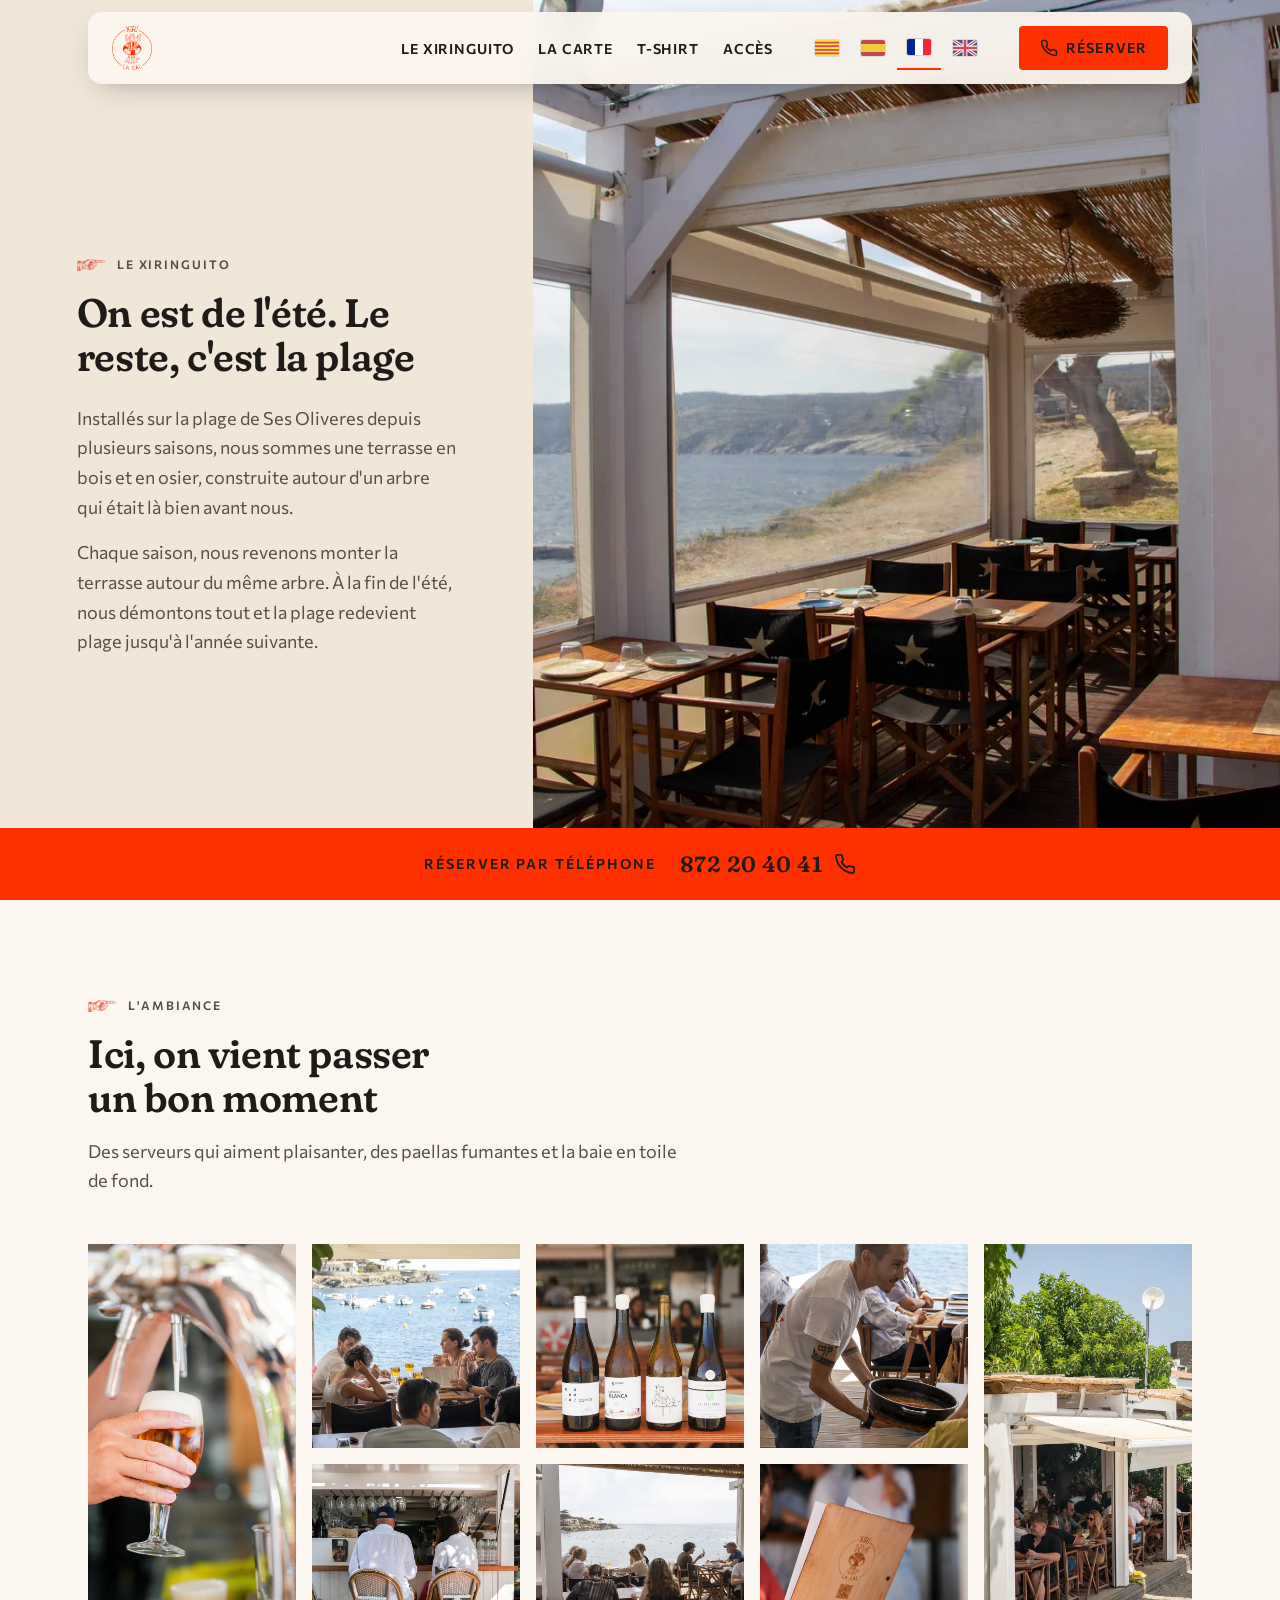
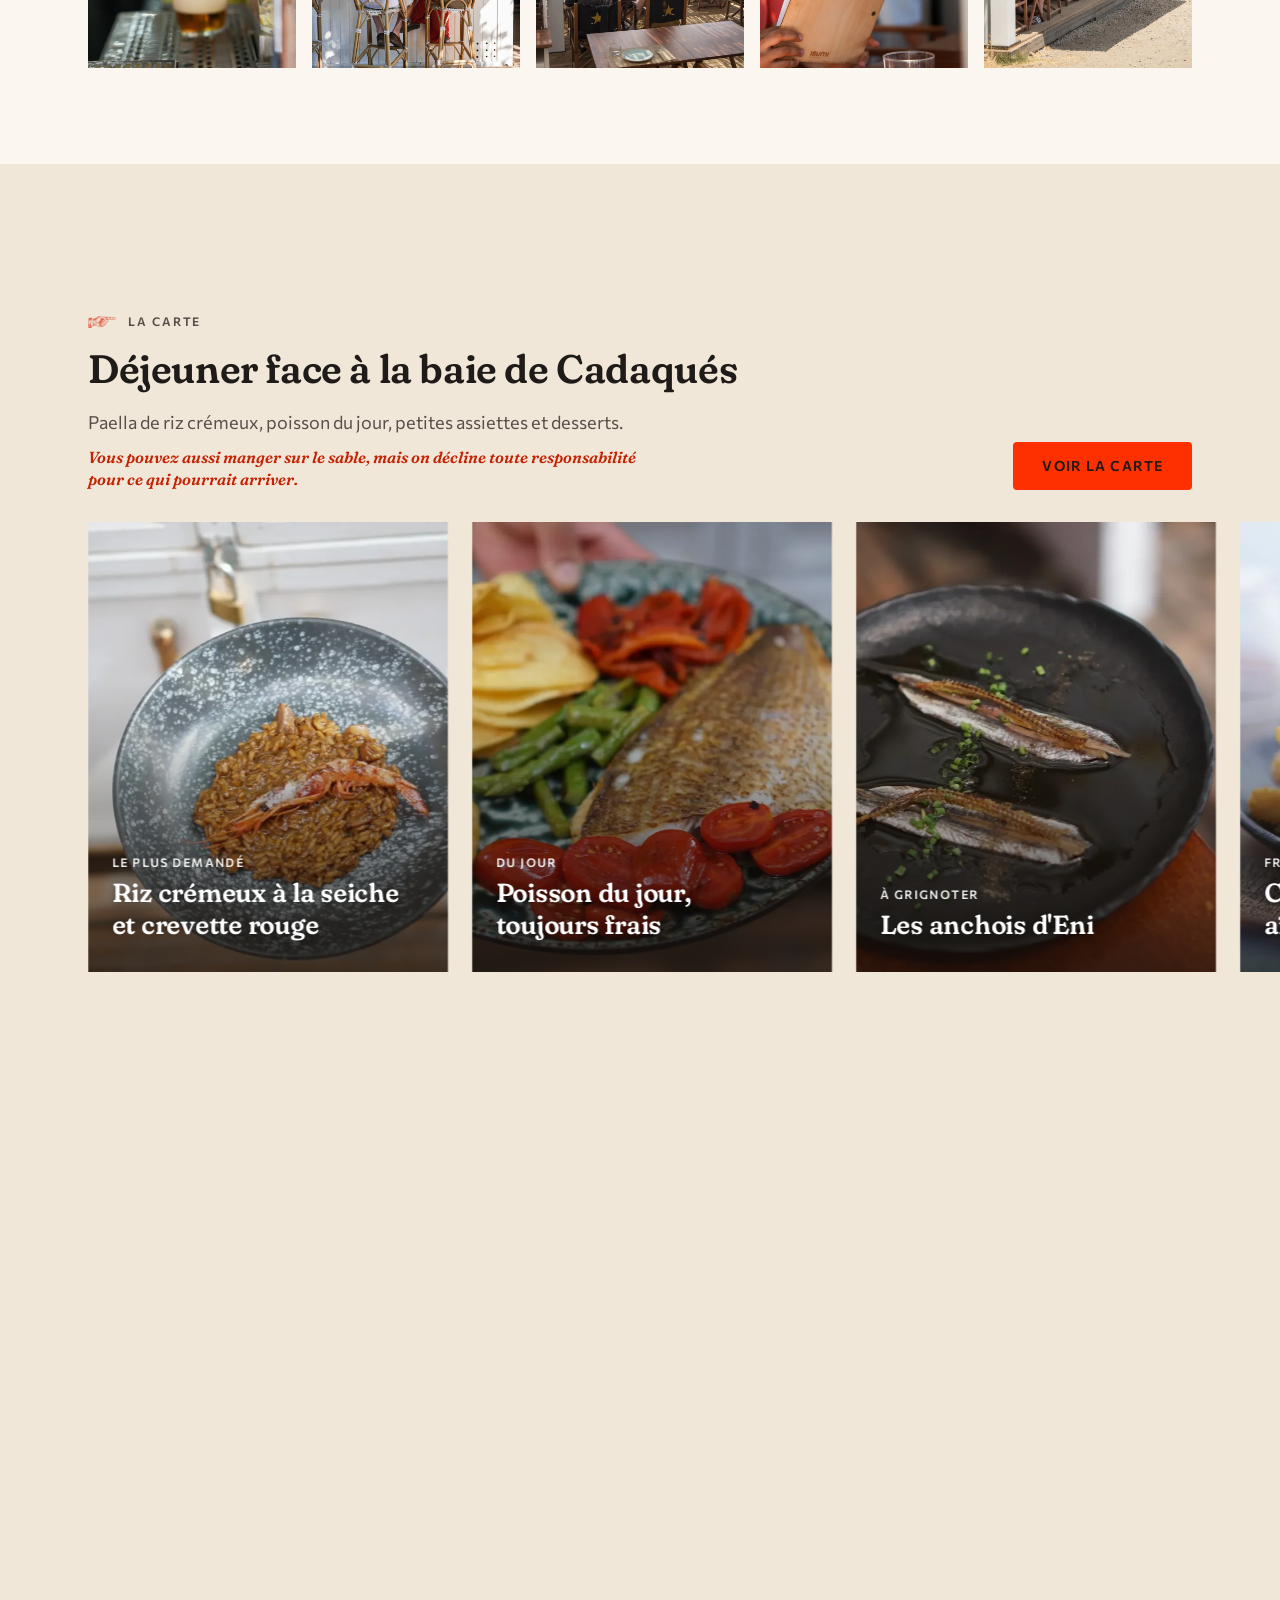
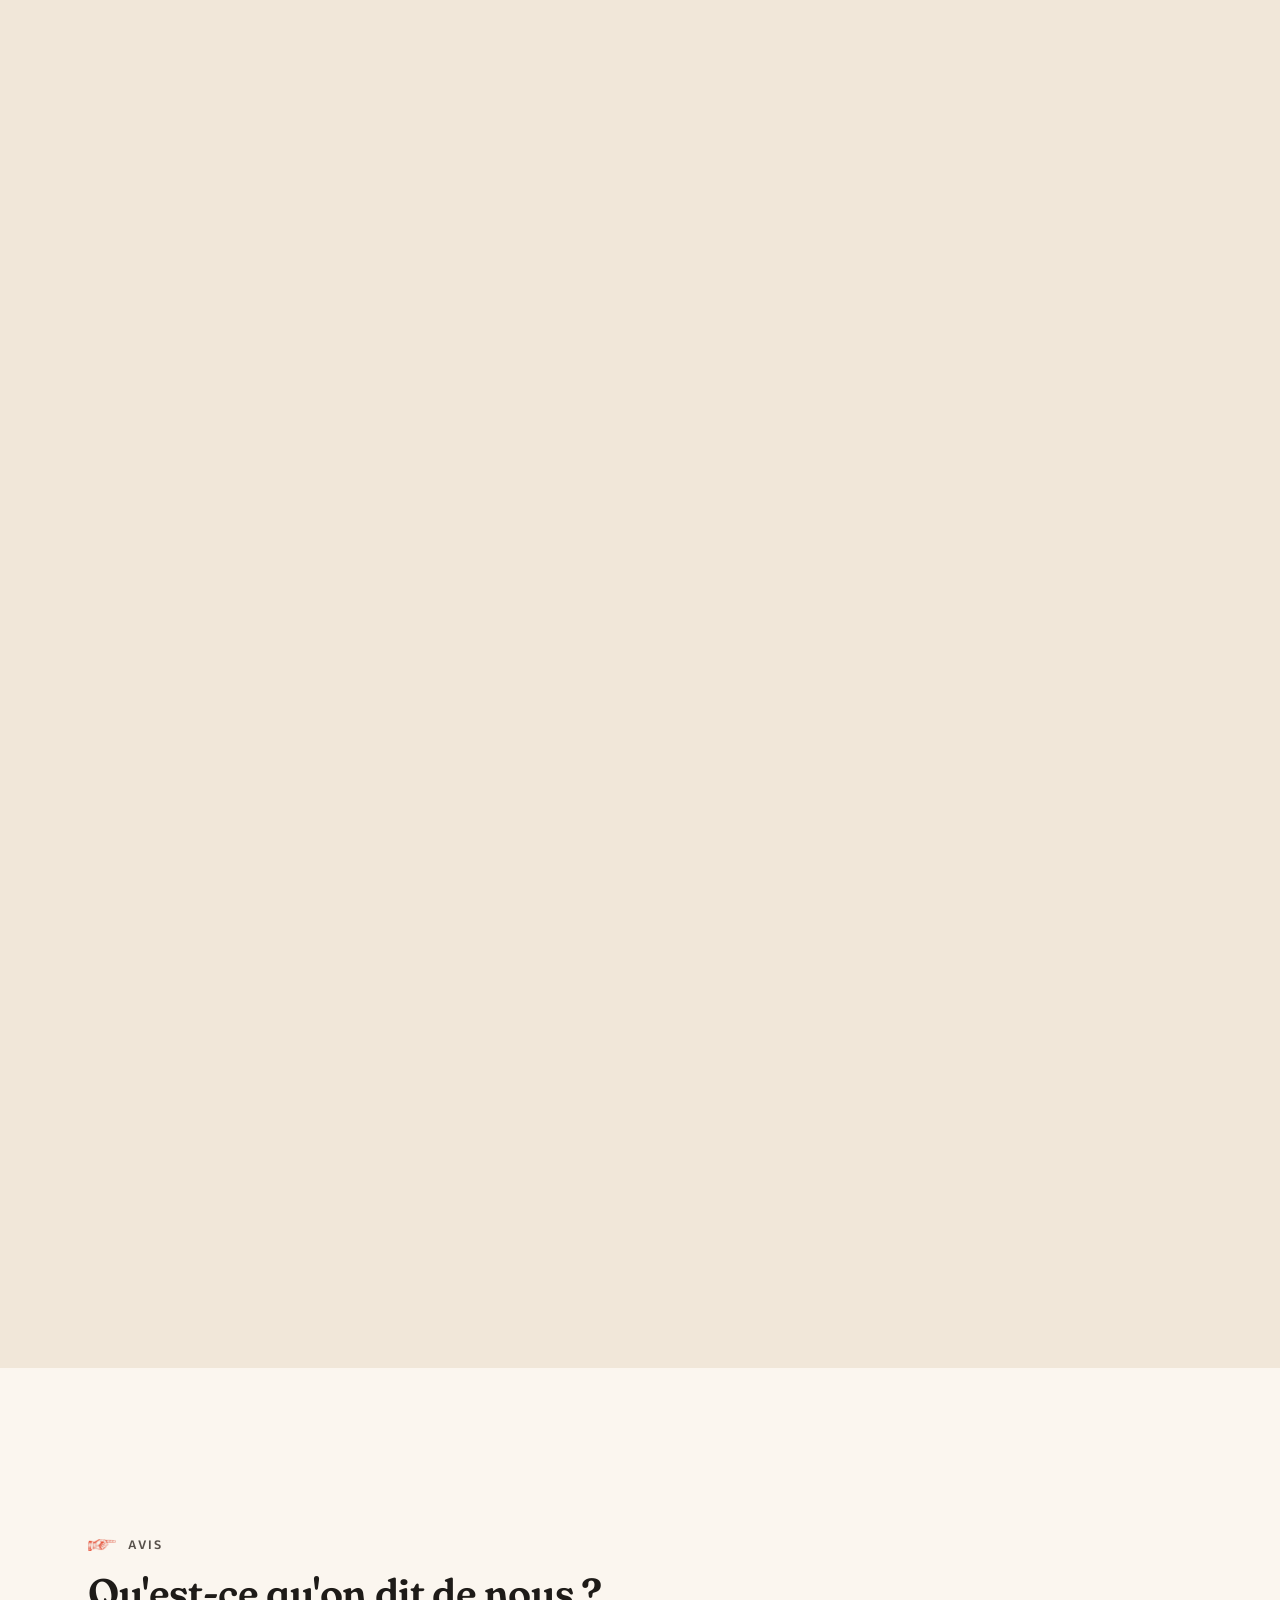
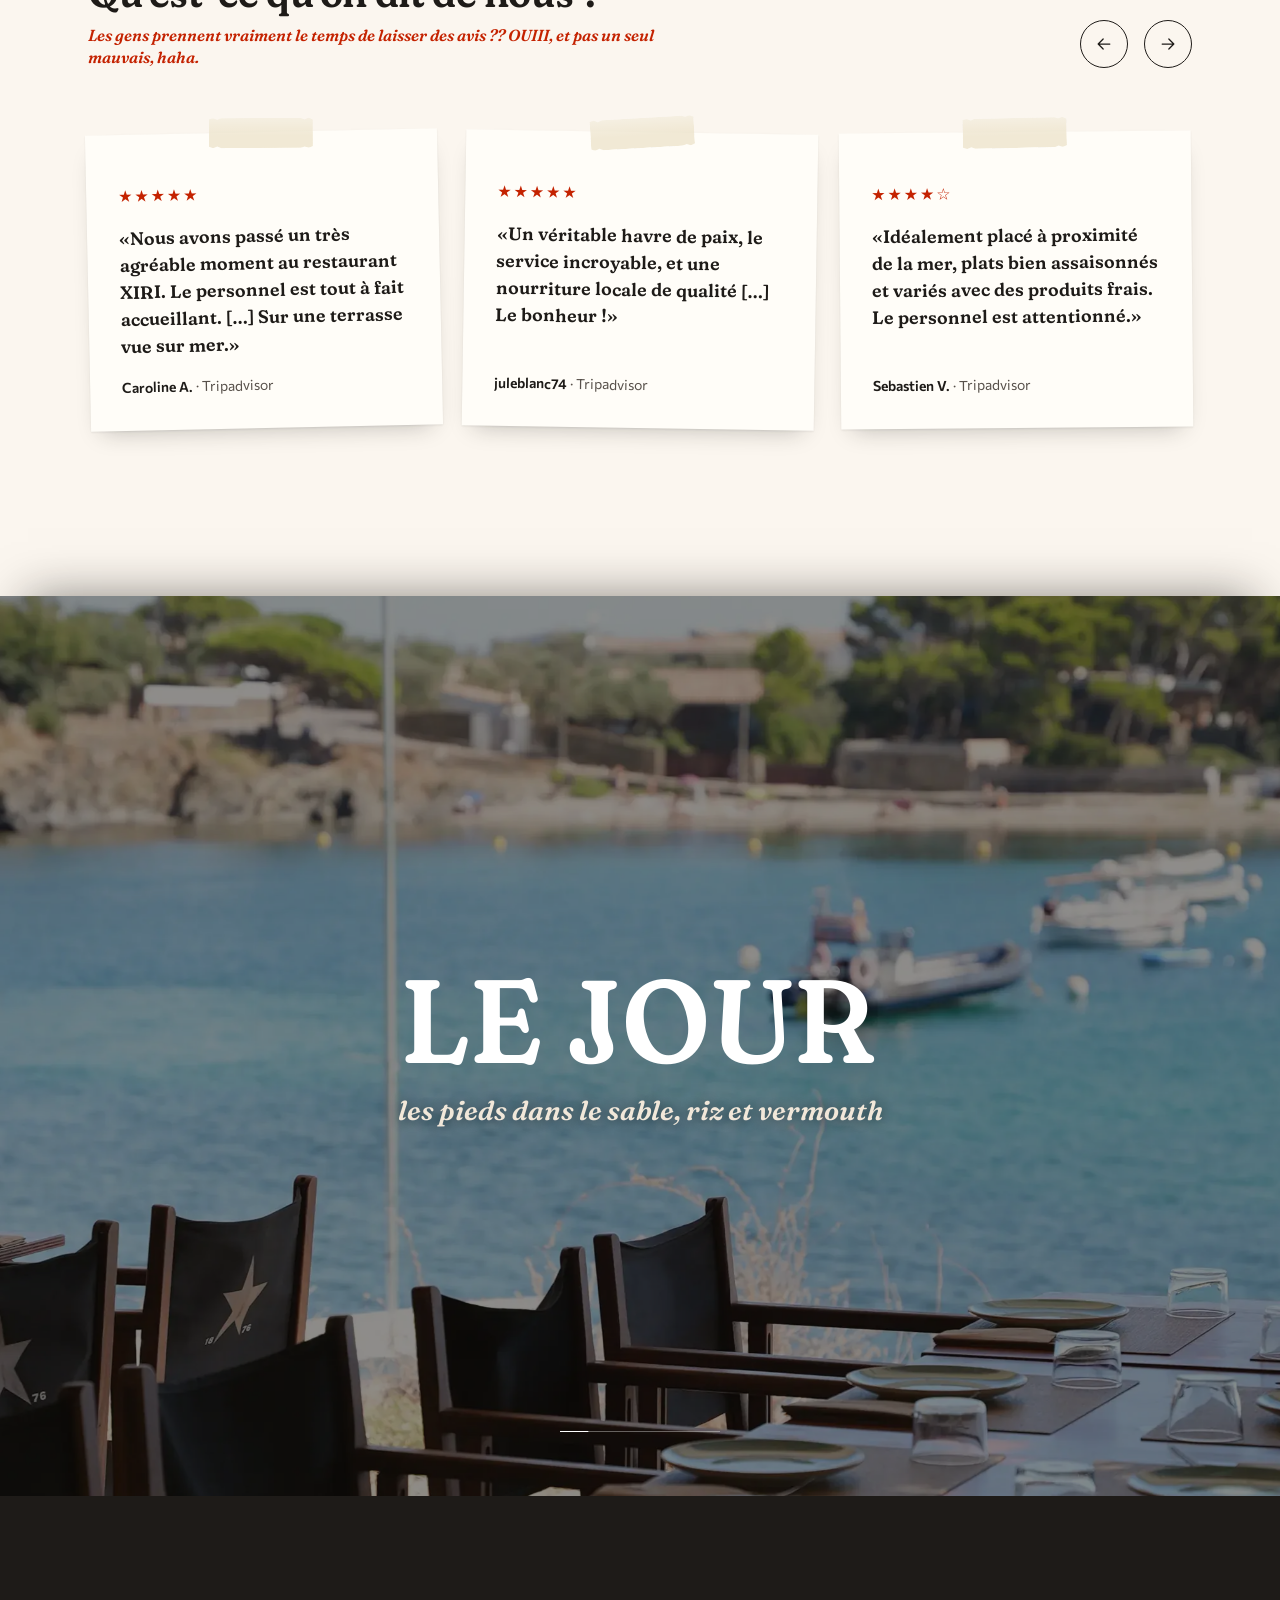
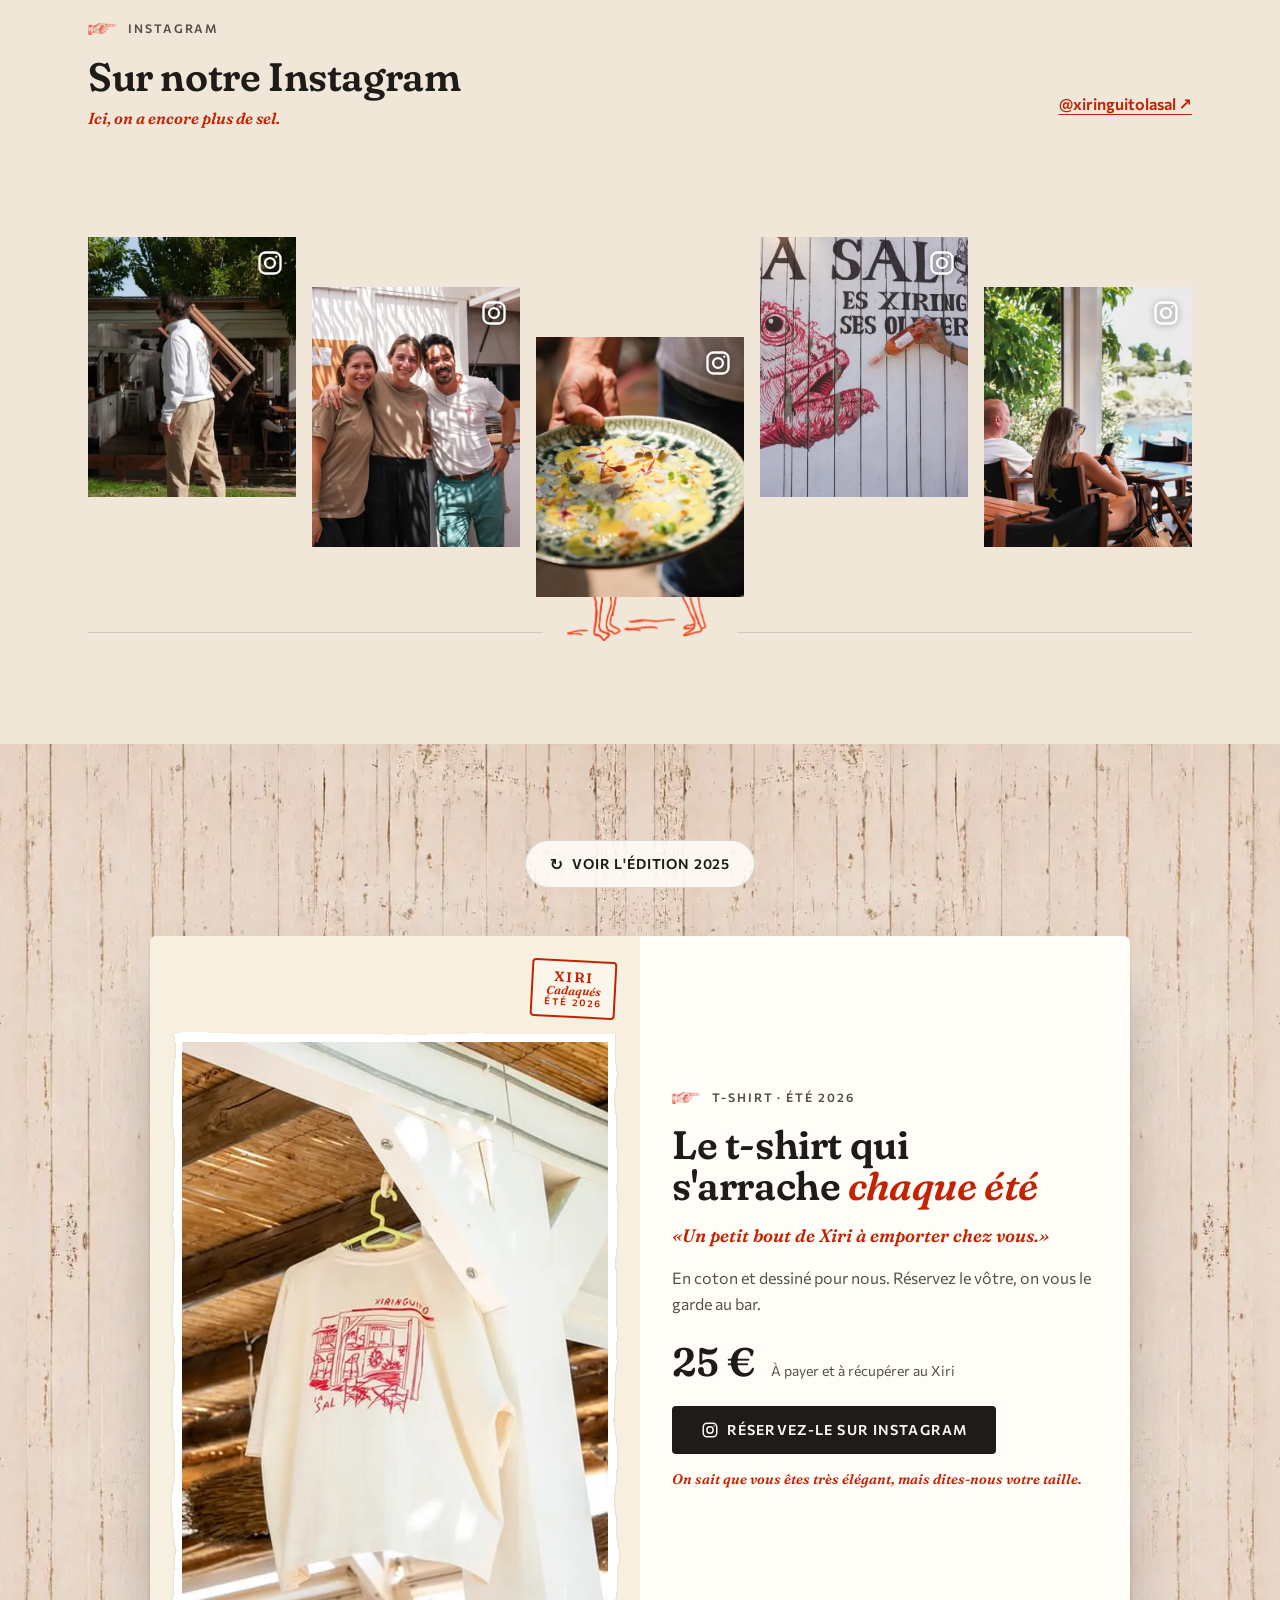
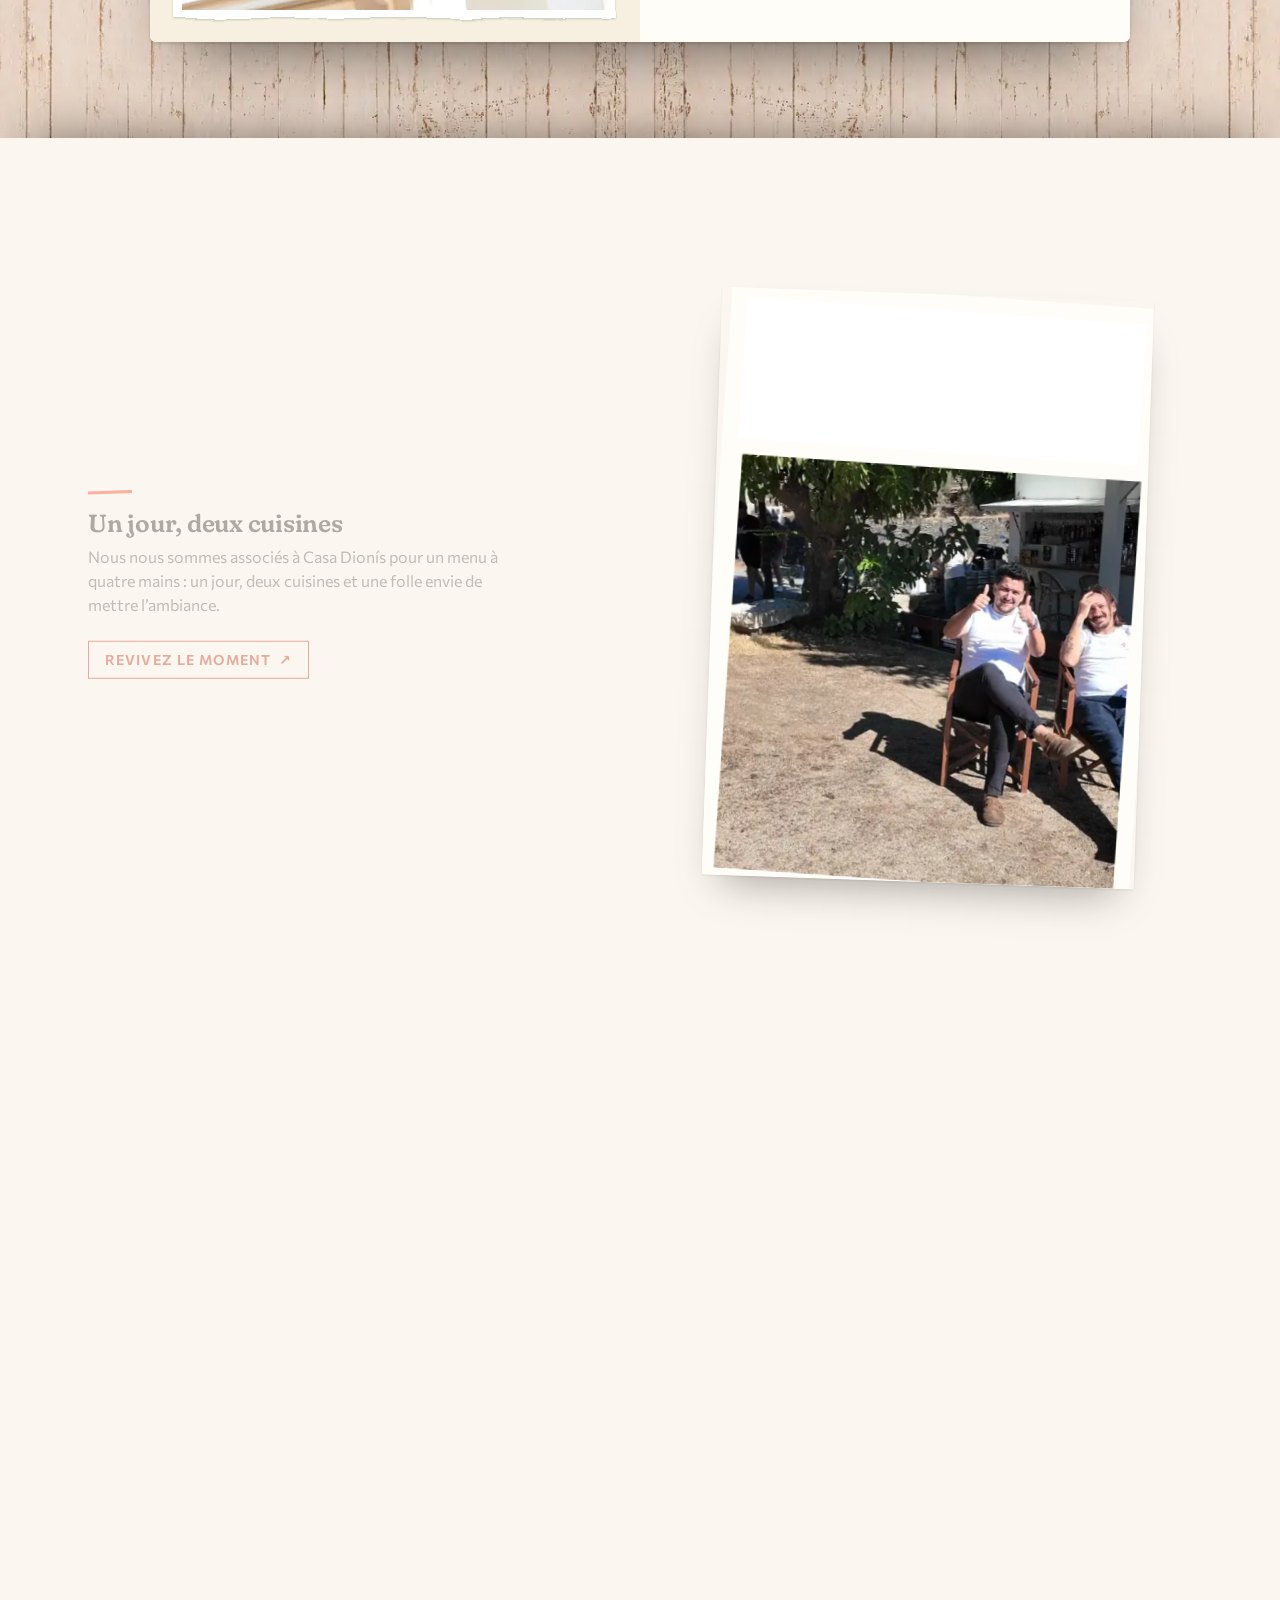
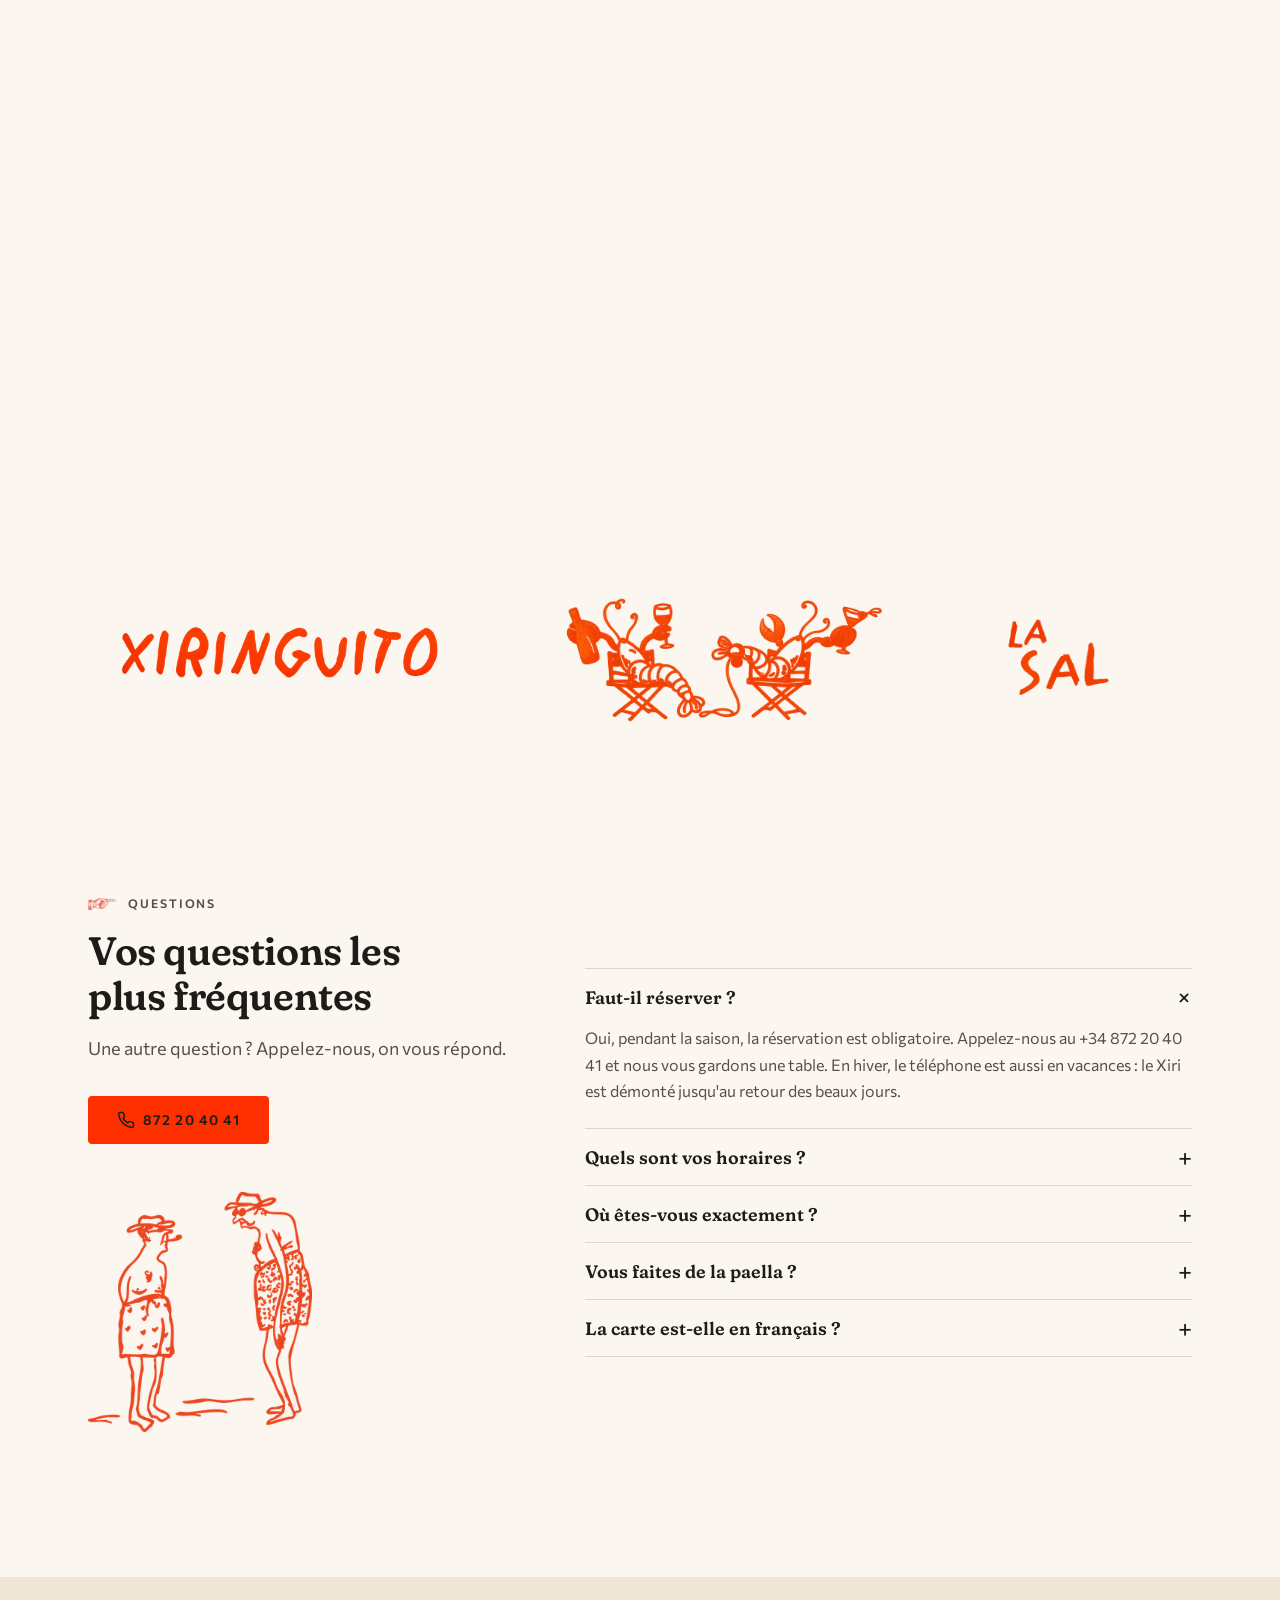
<file: fr/index.html>
<!doctype html><html lang="fr"><head><base href="/fr/"><script src="/assets/intro/lite-check.js"></script><link rel="stylesheet" href="/assets/intro/portal.css"><script type="importmap">{"imports":{"three":"/assets/intro/vendor/three.module.js"}}</script>
<meta charset="UTF-8">
<script>document.documentElement.classList.add('js');</script>
<meta name="viewport" content="width=device-width, initial-scale=1, viewport-fit=cover">
<title>Xiringuito la Sal · Restaurant de plage à Cadaqués</title>
<meta name="description" content="Restaurant de plage à Ses Oliveres, Cadaqués : paella, poisson frais, terrasse face à la baie. De mars à octobre. Réservations : +34 872 20 40 41">
<meta name="robots" content="noindex">
<meta name="theme-color" content="#FBF6EF">
<link rel="canonical" href="https://www.xiringuitolasal.com/fr/">
<link rel="alternate" hreflang="ca" href="https://www.xiringuitolasal.com/">
<link rel="alternate" hreflang="es" href="https://www.xiringuitolasal.com/es/">
<link rel="alternate" hreflang="fr" href="https://www.xiringuitolasal.com/fr/">
<link rel="alternate" hreflang="en" href="https://www.xiringuitolasal.com/en/">
<link rel="alternate" hreflang="x-default" href="https://www.xiringuitolasal.com/en/">
<meta property="og:url" content="https://www.xiringuitolasal.com/fr/">
<meta property="og:locale" content="fr_FR">
<meta property="og:type" content="restaurant">
<meta property="og:title" content="Xiringuito la Sal · Restaurant de plage à Cadaqués">
<meta property="og:description" content="Restaurant de plage à Ses Oliveres, Cadaqués : paella, poisson frais, terrasse face à la baie. De mars à octobre. Réservations : +34 872 20 40 41">
<meta property="og:image" content="https://www.xiringuitolasal.com/assets/logo/og-terrassa-1200x630.jpg">
<link rel="icon" href="../assets/logo/favicon-32.png" sizes="32x32">
<link rel="icon" href="../assets/logo/favicon-512.png" sizes="512x512">
<link rel="apple-touch-icon" href="../assets/logo/apple-touch-icon-180.png">
<link rel="preload" as="font" type="font/woff2" href="../assets/fonts/fraunces-600-latin.woff2" crossorigin>
<link rel="preload" as="font" type="font/woff2" href="../assets/fonts/commissioner-400-latin.woff2" crossorigin>
<link rel="stylesheet" href="../assets/fonts/fonts.css">
<link rel="stylesheet" href="/assets/css/main.css">
<script type="application/ld+json">
{
 "@context": "https://schema.org",
 "@graph": [
  {
   "@type": "Restaurant",
   "@id": "https://www.xiringuitolasal.com/#restaurant",
   "name": "Xiringuito la Sal",
   "alternateName": [
    "La Sal Es Xiringuito Ses Oliveres",
    "Xiri la Sal"
   ],
   "description": "Restaurant de plage à Ses Oliveres, Cadaqués : paella, poisson frais, terrasse face à la baie. De mars à octobre. Réservations : +34 872 20 40 41",
   "url": "https://www.xiringuitolasal.com/fr/",
   "telephone": "+34872204041",
   "image": [
    "https://www.xiringuitolasal.com/assets/img/hero-2400.webp",
    "https://www.xiringuitolasal.com/assets/logo/og-terrassa-1200x630.jpg"
   ],
   "logo": "https://www.xiringuitolasal.com/assets/logo/favicon-512.png",
   "address": {
    "@type": "PostalAddress",
    "streetAddress": "Avinguda Víctor Rahola, 25",
    "addressLocality": "Cadaqués",
    "postalCode": "17488",
    "addressRegion": "Girona",
    "addressCountry": "ES"
   },
   "geo": {
    "@type": "GeoCoordinates",
    "latitude": 42.2857466,
    "longitude": 3.2851119
   },
   "hasMap": "https://maps.app.goo.gl/VqkFJobXDxhRsfKD7",
   "servesCuisine": [
    "Méditerranéenne",
    "Poisson et fruits de mer",
    "Riz",
    "Tapas"
   ],
   "priceRange": "€€",
   "acceptsReservations": true,
   "hasMenu": "https://www.xiringuitolasal.com/fr/carte/#menu",
   "sameAs": [
    "https://www.instagram.com/xiringuitolasal/",
    "https://www.tripadvisor.es/Restaurant_Review-g580326-d12834000-Reviews-Xiringuito_La_Sal-Cadaques_Costa_Brava_Province_of_Girona_Catalonia.html"
   ]
  },
  {
   "@type": "WebSite",
   "@id": "https://www.xiringuitolasal.com/#web",
   "name": "Xiringuito la Sal",
   "url": "https://www.xiringuitolasal.com/",
   "inLanguage": [
    "ca",
    "es",
    "fr",
    "en"
   ]
  },
  {
   "@type": "FAQPage",
   "@id": "https://www.xiringuitolasal.com/fr/#preguntes",
   "inLanguage": "fr",
   "mainEntity": [
    {
     "@type": "Question",
     "name": "Faut-il réserver ?",
     "acceptedAnswer": {
      "@type": "Answer",
      "text": "Oui, pendant la saison, la réservation est obligatoire. Appelez-nous au +34 872 20 40 41 et nous vous gardons une table. En hiver, le téléphone est aussi en vacances : le Xiri est démonté jusqu'au retour des beaux jours."
     }
    },
    {
     "@type": "Question",
     "name": "Quels sont vos horaires ?",
     "acceptedAnswer": {
      "@type": "Answer",
      "text": "Les horaires changent selon la saison. Nous ouvrons du printemps à l'automne ; pour connaître les horaires du jour, appelez-nous ou regardez notre Instagram. L'hiver, le xiringuito est démonté."
     }
    },
    {
     "@type": "Question",
     "name": "Où êtes-vous exactement ?",
     "acceptedAnswer": {
      "@type": "Answer",
      "text": "Sur la plage de Ses Oliveres, Avinguda Víctor Rahola 25, à Cadaqués."
     }
    },
    {
     "@type": "Question",
     "name": "Vous faites de la paella ?",
     "acceptedAnswer": {
      "@type": "Answer",
      "text": "Oui, des riz cuisinés dans la poêle à paella. Le plus demandé : le riz crémeux à la seiche et aux crevettes rouges. Minimum 2 personnes, environ 20 minutes."
     }
    },
    {
     "@type": "Question",
     "name": "La carte est-elle en français ?",
     "acceptedAnswer": {
      "@type": "Answer",
      "text": "Oui. La carte existe en catalan, espagnol, français et anglais, ici sur le site et en PDF."
     }
    }
   ]
  }
 ]
}
</script>
<noscript><style>.tin-spacer,.tin-intro,.tin-portal-window{display:none!important}.tin-website{position:relative!important;transform:none!important;opacity:1!important;height:auto!important;overflow:visible!important;pointer-events:auto!important;border-radius:0!important}#xiri-loader{display:none!important}</style></noscript></head><body>
<div id="xiri-loader" aria-hidden="true"><img src="/assets/logo/logo-xiri-la-sal-taronja-160.webp" alt="" width="160" height="160"></div>
<a class="tin-skip" href="/fr/#tin-content">Passer l’introduction</a>
<div class="tin-spacer" aria-hidden="true"></div>
<section class="tin-intro" aria-label="XIRI LA SAL">
  <div class="tin-heading" role="img" aria-label="XIRI LA SAL"><span class="visually-hidden">XIRI LA SAL</span><canvas class="tin-lettering" aria-hidden="true"></canvas></div>
  <div class="tin-object" role="img" aria-label="XIRI LA SAL 3D"><img class="tin-fallback" src="/assets/intro/tancada.webp" alt="Xiri La Sal" width="1100" height="1100"></div>
  <p class="tin-status" role="status">Préparation de la boîte…</p>
  <div class="tin-hint"><svg viewBox="0 0 24 24" fill="none" stroke="currentColor" stroke-width="1.6" stroke-linecap="round" stroke-linejoin="round" aria-hidden="true"><path d="M12 19V5M5.5 11.5 12 5l6.5 6.5"/></svg><span>Faites défiler</span></div>
</section>
<div class="tin-portal-window" aria-hidden="true"><iframe class="tin-portal-frame" data-src="/assets/intro/portal-preview-fr.html" title="XIRI LA SAL" tabindex="-1" inert></iframe></div>
<div class="tin-web-slot" id="tin-content"><div class="tin-website">

<a class="skip-link" href="#main" data-i18n="skip">Aller au contenu</a>

<header class="nav solid" id="nav">
  <div class="nav-in">
    <a class="brand" href="#xiringuito" aria-label="Xiringuito la Sal">
      <img class="logo-blanc" src="../assets/logo/logo-blanc-320.webp" alt="" width="292" height="320">
      <img class="logo-color" src="../assets/logo/logo-taronja-160.webp" alt="" width="146" height="160">
      <span class="brand-nom">Xiringuito la Sal</span>
    </a>
    <div class="lang" role="group" aria-label="Langue" data-i18n-aria="lang_label">
      <a href="/" lang="ca" hreflang="ca"><svg viewBox="0 0 30 20" aria-hidden="true"><rect width="30" height="20" fill="#FCDD09"/><path d="M0 3.3h30M0 7.8h30M0 12.2h30M0 16.7h30" stroke="#DA121A" stroke-width="2.2"/></svg><span class="visually-hidden">Català</span></a>
      <a href="/es/" lang="es" hreflang="es"><svg viewBox="0 0 30 20" aria-hidden="true"><rect width="30" height="20" fill="#AA151B"/><rect y="5" width="30" height="10" fill="#F1BF00"/></svg><span class="visually-hidden">Español</span></a>
      <a href="/fr/" lang="fr" hreflang="fr" aria-current="page"><svg viewBox="0 0 30 20" aria-hidden="true"><rect width="30" height="20" fill="#ED2939"/><rect width="20" height="20" fill="#fff"/><rect width="10" height="20" fill="#002395"/></svg><span class="visually-hidden">Français</span></a>
      <a href="/en/" lang="en" hreflang="en"><svg viewBox="0 0 30 20" aria-hidden="true"><rect width="30" height="20" fill="#012169"/><path d="M0 0l30 20M30 0L0 20" stroke="#fff" stroke-width="4"/><path d="M0 0l30 20M30 0L0 20" stroke="#C8102E" stroke-width="1.6"/><path d="M15 0v20M0 10h30" stroke="#fff" stroke-width="6"/><path d="M15 0v20M0 10h30" stroke="#C8102E" stroke-width="3.4"/></svg><span class="visually-hidden">English</span></a>
    </div>
    <a class="nav-tel" href="tel:+34872204041" aria-label="Appelez pour réserver : 872 20 40 41" data-i18n-aria="nav_tel_aria"><svg viewBox="0 0 24 24" fill="none" stroke="currentColor" stroke-width="2" stroke-linecap="round" stroke-linejoin="round" aria-hidden="true"><path d="M22 16.9v3a2 2 0 0 1-2.2 2 19.8 19.8 0 0 1-8.6-3.1 19.5 19.5 0 0 1-6-6A19.8 19.8 0 0 1 2.1 4.2 2 2 0 0 1 4.1 2h3a2 2 0 0 1 2 1.7c.1 1 .4 1.9.7 2.8a2 2 0 0 1-.5 2.1L8.1 9.9a16 16 0 0 0 6 6l1.3-1.3a2 2 0 0 1 2.1-.4c.9.3 1.8.6 2.8.7a2 2 0 0 1 1.7 2z"/></svg></a>
    <button class="hamb" type="button" aria-expanded="false" aria-controls="menu" aria-label="Menu" data-i18n-aria="menu_aria"><span></span><span></span><span></span></button>
    <div class="menu" id="menu">
    <nav aria-label="Principale" data-i18n-aria="nav_label">
      <ul class="nav-links">
        <li><a href="#xiringuito" data-i18n="nav_xiri">Le Xiringuito</a></li>
        <li><a href="#carta" data-i18n="nav_carta">La carte</a></li>
        <li><a href="#samarreta" data-i18n="nav_shop">T-shirt</a></li>
        <li><a href="#arribar" data-i18n="nav_arribar">Accès</a></li>
      </ul>
    </nav>

    <a class="btn btn-accent" href="tel:+34872204041" aria-label="Réserver : 872 20 40 41" data-i18n-aria="nav_reserva_aria">
      <svg viewBox="0 0 24 24" fill="none" stroke="currentColor" stroke-width="2" stroke-linecap="round" stroke-linejoin="round" aria-hidden="true"><path d="M22 16.9v3a2 2 0 0 1-2.2 2 19.8 19.8 0 0 1-8.6-3.1 19.5 19.5 0 0 1-6-6A19.8 19.8 0 0 1 2.1 4.2 2 2 0 0 1 4.1 2h3a2 2 0 0 1 2 1.7c.1 1 .4 1.9.7 2.8a2 2 0 0 1-.5 2.1L8.1 9.9a16 16 0 0 0 6 6l1.3-1.3a2 2 0 0 1 2.1-.4c.9.3 1.8.6 2.8.7a2 2 0 0 1 1.7 2z"/></svg>
      <span class="btn-txt" data-i18n="nav_reserva">Réserver</span>
    </a>
    <ul class="menu-xarxes">
      <li><a href="https://www.instagram.com/xiringuitolasal/" target="_blank" rel="noopener"><svg viewBox="0 0 24 24" fill="none" stroke="currentColor" stroke-width="2" aria-hidden="true"><rect x="3" y="3" width="18" height="18" rx="5"/><circle cx="12" cy="12" r="4.2"/><circle cx="17.4" cy="6.6" r="1" fill="currentColor" stroke="none"/></svg><span>Instagram</span><span class="visually-hidden" data-i18n="nova"> (s'ouvre dans un nouvel onglet)</span></a></li>
      <li><a href="https://www.tripadvisor.es/Restaurant_Review-g580326-d12834000-Reviews-Xiringuito_La_Sal-Cadaques_Costa_Brava_Province_of_Girona_Catalonia.html" target="_blank" rel="noopener"><svg viewBox="0 0 24 24" fill="none" stroke="currentColor" stroke-width="1.8" aria-hidden="true"><circle cx="7" cy="13" r="3.6"/><circle cx="17" cy="13" r="3.6"/><circle cx="7" cy="13" r="1" fill="currentColor"/><circle cx="17" cy="13" r="1" fill="currentColor"/><path d="M3.5 9.5C6 7.2 9 6 12 6s6 1.2 8.5 3.5M12 9.5l-1.6 2.2M12 9.5l1.6 2.2"/></svg><span>Tripadvisor</span><span class="visually-hidden" data-i18n="nova"> (s'ouvre dans un nouvel onglet)</span></a></li>
    </ul>
    </div>
  </div>
</header>

<main id="main">


<section class="split fosc primer" id="xiringuito" aria-labelledby="xiri-t">
  <div class="split-txt rv">
    <span class="eyebrow" data-i18n="ey_xiri">Le Xiringuito</span>
    <h1 id="xiri-t" data-i18n="xiri_h2">On est de l'été. Le reste, c'est la plage</h1>
    <p data-i18n="xiri_p1">Installés sur la plage de Ses Oliveres depuis plusieurs saisons, nous sommes une terrasse en bois et en osier, construite autour d'un arbre qui était là bien avant nous.</p>
    <p data-i18n="xiri_p2">Chaque saison, nous revenons monter la terrasse autour du même arbre. À la fin de l'été, nous démontons tout et la plage redevient plage jusqu'à l'année suivante.</p>
  </div>
  <div class="split-img"><img src="../assets/img/ambient-terrassa.webp" sizes="(max-width:860px) 100vw, 58vw" alt="L'intérieur du Xiringuito la Sal avec vue sur la baie" data-i18n-alt="xiri_alt" width="1400" height="933" fetchpriority="high"></div>
</section>


<a class="franja" href="tel:+34872204041" id="reserva">
  <span data-i18n="band_txt">Réserver par téléphone</span>
  <span class="franja-num"><strong>872 20 40 41</strong><svg viewBox="0 0 24 24" fill="none" stroke="currentColor" stroke-width="2" stroke-linecap="round" stroke-linejoin="round" aria-hidden="true"><path d="M22 16.9v3a2 2 0 0 1-2.2 2 19.8 19.8 0 0 1-8.6-3.1 19.5 19.5 0 0 1-6-6A19.8 19.8 0 0 1 2.1 4.2 2 2 0 0 1 4.1 2h3a2 2 0 0 1 2 1.7c.1 1 .4 1.9.7 2.8a2 2 0 0 1-.5 2.1L8.1 9.9a16 16 0 0 0 6 6l1.3-1.3a2 2 0 0 1 2.1-.4c.9.3 1.8.6 2.8.7a2 2 0 0 1 1.7 2z"/></svg></span>
</a>


<section class="sec" id="ambient" aria-labelledby="amb-t">
  <div class="wrap">
    <div class="cap rv">
      <div>
        <span class="eyebrow" data-i18n="ey_amb">L'ambiance</span>
        <h2 id="amb-t" data-i18n="amb_h2">Ici, on vient passer un bon moment</h2>
        <p data-i18n="amb_p">Des serveurs qui aiment plaisanter, des paellas fumantes et la baie en toile de fond.</p>
      </div>
    </div>
    <ul class="ambient-grid rv">
      <li class="alt"><img src="../assets/img/ambient-cervesa.webp" alt="Une bière fraîchement tirée au comptoir du xiringuito" data-i18n-alt="amb1_alt" width="1000" height="1497" loading="lazy" decoding="async"></li>
      <li><img src="../assets/img/ambient-dinar.webp" alt="Des amis déjeunent en terrasse face à la baie" data-i18n-alt="amb3_alt" width="1200" height="800" loading="lazy" decoding="async"></li>
      <li><img src="../assets/img/ambient-vins.webp" alt="Quatre bouteilles de vin blanc sur la table du xiringuito" data-i18n-alt="amb6_alt" width="1200" height="801" loading="lazy" decoding="async"></li>
      <li><img src="../assets/img/ambient-paella.webp" alt="Un serveur apporte une paella en terrasse" data-i18n-alt="amb5_alt" width="800" height="1000" loading="lazy" decoding="async"></li>
      <li class="alt"><img src="../assets/img/ambient-terrassa-plena.webp" alt="La terrasse du xiringuito pleine de monde, vue de l'extérieur" data-i18n-alt="amb4_alt" width="1000" height="1500" loading="lazy" decoding="async"></li>
      <li><img src="../assets/img/ambient-barra.webp" alt="Un couple assis au bar du xiringuito" data-i18n-alt="amb7_alt" width="800" height="1197" loading="lazy" decoding="async"></li>
      <li><img src="../assets/img/ambient-clients.webp" alt="Des clients déjeunent en terrasse face à la baie" data-i18n-alt="amb2_alt" width="800" height="1000" loading="lazy" decoding="async"></li>
      <li><img src="../assets/img/ambient-carta.webp" alt="Des clients regardent la carte en bois" data-i18n-alt="amb8_alt" width="800" height="1000" loading="lazy" decoding="async"></li>
    </ul>
  </div>
</section>


<section class="sec carta-sec-web" id="carta" aria-labelledby="carta-t">
  <div class="carta-pin">
  <div class="wrap">
    <div class="cap rv">
      <div>
        <span class="eyebrow" data-i18n="ey_carta">La carte</span>
        <h2 id="carta-t" data-i18n="carta_h2">Déjeuner face à la baie de Cadaqués</h2>
        <p data-i18n="carta_p">Paella de riz crémeux, poisson du jour, petites assiettes et desserts.</p>
        <p class="broma" data-i18n="carta_p2">Vous pouvez aussi manger sur le sable, mais on décline toute responsabilité pour ce qui pourrait arriver.</p>
      </div>
      
      <div class="cap-accions">
        <a class="btn btn-accent" href="../assets/carta/carta-fr-en.pdf" target="_blank" rel="noopener" data-carta><span data-i18n="carta_btn">Voir la carte</span></a>
      </div>
    </div>
    <ul class="plats">
      <li class="plat rv"><div class="plat-card"><span class="ph"><img src="../assets/img/plat-arros.webp" alt="" width="800" height="800" loading="lazy" decoding="async"></span><h3 data-i18n="d1_name">Riz crémeux à la seiche et crevette rouge</h3><small data-i18n="d1_tag">Le plus demandé</small></a></li>
      <li class="plat rv"><div class="plat-card"><span class="ph"><img src="../assets/img/plat-peix-del-dia.webp" alt="" width="800" height="800" loading="lazy" decoding="async"></span><h3 data-i18n="d4_name">Poisson du jour, toujours frais</h3><small data-i18n="d4_tag">Du jour</small></a></li>
      <li class="plat rv"><div class="plat-card"><span class="ph"><img src="../assets/img/plat-anxoves.webp" alt="" width="800" height="800" loading="lazy" decoding="async"></span><h3 data-i18n="d2_name">Les anchois d'Eni</h3><small data-i18n="d2_tag">À grignoter</small></a></li>
      <li class="plat rv"><div class="plat-card"><span class="ph"><img src="../assets/img/plat-calamars.webp" alt="" width="800" height="800" loading="lazy" decoding="async"></span><h3 data-i18n="d3_name">Calamars à l'andalouse, aïoli blanc et noir</h3><small data-i18n="d3_tag">Fritures</small></a></li>
      <li class="plat rv"><div class="plat-card"><span class="ph"><img src="../assets/img/plat-turbot.webp" alt="" width="800" height="800" loading="lazy" decoding="async"></span><h3 data-i18n="d5_name">Notre turbot frit</h3><small data-i18n="d5_tag">Le classique</small></a></li>
      <li class="plat rv"><div class="plat-card"><span class="ph"><img src="../assets/img/plat-tiradito.webp" alt="" width="800" height="800" loading="lazy" decoding="async"></span><h3 data-i18n="d6_name">Tiradito du jour</h3><small data-i18n="d6_tag">Cru et frais</small></a></li>
      <li class="plat rv"><div class="plat-card"><span class="ph"><img src="../assets/img/plat-coulant.webp" alt="" width="800" height="800" loading="lazy" decoding="async"></span><h3 data-i18n="d7_name">Coulant au chocolat, glace noisette</h3><small data-i18n="d7_tag">Dessert</small></a></li>
      <li class="plat rv"><div class="plat-card"><span class="ph"><img src="../assets/img/plat-croquetes.webp" alt="" width="800" height="800" loading="lazy" decoding="async"></span><h3 data-i18n="d8_name">Croquettes du jour</h3><small data-i18n="d8_tag">À partager</small></a></li>
    </ul>
  </div>
  </div>
</section>

<!-- Ressenyes literals de Google i Tripadvisor: no n'inventem cap. -->
<section class="sec opinions" id="opinions" aria-labelledby="rev-t">
  <div class="wrap">
    <div class="cap rv">
      <div>
        <span class="eyebrow" data-i18n="ey_rev">Avis</span>
        <h2 id="rev-t" data-i18n="rev_h2">Qu'est-ce qu'on dit de nous ?</h2>
        <p class="broma" data-i18n="rev_broma">Les gens prennent vraiment le temps de laisser des avis ?? OUIII, et pas un seul mauvais, haha.</p>
      </div>
      <div class="cap-accions">
        <button class="fletxa prev" type="button" aria-label="Avis précédent" data-i18n-aria="rev_prev" aria-controls="ressenyes"><svg viewBox="0 0 24 24" fill="none" stroke="currentColor" stroke-width="1.5" stroke-linecap="round" stroke-linejoin="round" aria-hidden="true"><path d="M19 12H5M11 6l-6 6 6 6"/></svg></button>
        <button class="fletxa next" type="button" aria-label="Avis suivant" data-i18n-aria="rev_next" aria-controls="ressenyes"><svg viewBox="0 0 24 24" fill="none" stroke="currentColor" stroke-width="1.5" stroke-linecap="round" stroke-linejoin="round" aria-hidden="true"><path d="M5 12h14M13 6l6 6-6 6"/></svg></button>
      </div>
    </div>
    <ul class="ressenyes" id="ressenyes" aria-live="polite">
      <li class="ressenya" data-r="fr"><span class="estrelles" aria-hidden="true">★★★★★</span><span class="visually-hidden" data-i18n="rev_5">5 étoiles sur 5</span><blockquote lang="fr">«Nous avons passé un très agréable moment au restaurant XIRI. Le personnel est tout à fait accueillant. […] Sur une terrasse vue sur mer.»</blockquote><footer><b>Caroline A.</b> · Tripadvisor</footer></li>
      <li class="ressenya" data-r="fr"><span class="estrelles" aria-hidden="true">★★★★★</span><span class="visually-hidden" data-i18n="rev_5">5 étoiles sur 5</span><blockquote lang="fr">«Un véritable havre de paix, le service incroyable, et une nourriture locale de qualité […] Le bonheur !»</blockquote><footer><b>juleblanc74</b> · Tripadvisor</footer></li>
      <li class="ressenya" data-r="fr"><span class="estrelles" aria-hidden="true">★★★★☆</span><span class="visually-hidden" data-i18n="rev_4">4 étoiles sur 5</span><blockquote lang="fr">«Idéalement placé à proximité de la mer, plats bien assaisonnés et variés avec des produits frais. Le personnel est attentionné.»</blockquote><footer><b>Sebastien V.</b> · Tripadvisor</footer></li>
      <li class="ressenya" data-r="fr"><span class="estrelles" aria-hidden="true">★★★★★</span><span class="visually-hidden" data-i18n="rev_5">5 étoiles sur 5</span><blockquote lang="fr">«Une cuisine délicieuse avec une vue imprenable. Bonne ambiance et excellent service»</blockquote><footer><b>Marian R.</b> · Google · <span class="trad">traduit de l'espagnol</span></footer></li>
      <li class="ressenya" data-r="fr"><span class="estrelles" aria-hidden="true">★★★★★</span><span class="visually-hidden" data-i18n="rev_5">5 étoiles sur 5</span><blockquote lang="fr">«Nous avons commandé un turbot spectaculaire, frit et croustillant, et nous en avons profité jusqu'à la dernière arête.»</blockquote><footer><b>Terry A.</b> · Google · <span class="trad">traduit de l'espagnol</span></footer></li>
      <li class="ressenya" data-r="fr"><span class="estrelles" aria-hidden="true">★★★★★</span><span class="visually-hidden" data-i18n="rev_5">5 étoiles sur 5</span><blockquote lang="fr">«[…] nous avons décidé d'essayer. Excellente idée ! Nous avons mangé un riz à la seiche et aux crevettes spectaculaire !»</blockquote><footer><b>Gerard V.</b> · Google · <span class="trad">traduit de l'espagnol</span></footer></li>
      <li class="ressenya" data-r="fr"><span class="estrelles" aria-hidden="true">★★★★★</span><span class="visually-hidden" data-i18n="rev_5">5 étoiles sur 5</span><blockquote lang="fr">«Une vue privilégiée, des produits de qualité et un personnel très attentionné et sympathique, avec une pointe de malice. […] Un endroit idéal pour dîner au coucher du soleil.»</blockquote><footer><b>Alex B.</b> · Google · <span class="trad">traduit de l'espagnol</span></footer></li>
      <li class="ressenya" data-r="fr"><span class="estrelles" aria-hidden="true">★★★★★</span><span class="visually-hidden" data-i18n="rev_5">5 étoiles sur 5</span><blockquote lang="fr">«Le goût du riz est divin !!! […] Nous avons adoré l'endroit, la cuisine et l'accueil du personnel, impeccable.»</blockquote><footer><b>Rocio R.</b> · Google · <span class="trad">traduit de l'espagnol</span></footer></li>
      <li class="ressenya" data-r="fr"><span class="estrelles" aria-hidden="true">★★★★★</span><span class="visually-hidden" data-i18n="rev_5">5 étoiles sur 5</span><blockquote lang="fr">«Et la cuisine… plus qu'excellente. […] Mais la tarte Tatin… la meilleure que j'aie goûtée. Service 10/10.»</blockquote><footer><b>M. C.</b> · Google · <span class="trad">traduit de l'espagnol</span></footer></li>
      <li class="ressenya" data-r="fr"><span class="estrelles" aria-hidden="true">★★★★★</span><span class="visually-hidden" data-i18n="rev_5">5 étoiles sur 5</span><blockquote lang="fr">«Mon restaurant/xiringuito préféré à Cadaqués, sans hésiter. Un personnel super sympa, la plus belle vue et une cuisine incroyable.»</blockquote><footer><b>Wolf Allisat</b> · Google · <span class="trad">traduit de l'anglais</span></footer></li>
      <li class="ressenya" data-r="fr"><span class="estrelles" aria-hidden="true">★★★★★</span><span class="visually-hidden" data-i18n="rev_5">5 étoiles sur 5</span><blockquote lang="fr">«Un dîner fantastique : personnel sympathique et cuisine délicieuse ! […] Nous n'avons pas été déçus : une très belle soirée.»</blockquote><footer><b>Steve E.</b> · Tripadvisor · <span class="trad">traduit de l'anglais</span></footer></li>
      <li class="ressenya" data-r="fr"><span class="estrelles" aria-hidden="true">★★★★★</span><span class="visually-hidden" data-i18n="rev_5">5 étoiles sur 5</span><blockquote lang="fr">«Un personnel incroyable, très gentil et attentionné […] La qualité est très élevée et les plats très bien présentés. […] Parfait pour déjeuner et très romantique pour dîner.»</blockquote><footer><b>Lydia Caldwell</b> · Tripadvisor · <span class="trad">traduit de l'anglais</span></footer></li>
      <li class="ressenya" data-r="fr"><span class="estrelles" aria-hidden="true">★★★★★</span><span class="visually-hidden" data-i18n="rev_5">5 étoiles sur 5</span><blockquote lang="fr">«La cuisine est délicieuse. Chaque bouchée vous fera dire « waouh ». Je conseille de réserver à l'avance, car c'est souvent complet.»</blockquote><footer><b>Mama rasta</b> · Google · <span class="trad">traduit de l'anglais</span></footer></li>
    </ul>
  </div>
</section>

<section class="dianit" id="dia-nit" aria-labelledby="dn-t">
  <h2 id="dn-t" class="visually-hidden" data-i18n="dn_h2">De jour et de nuit</h2>
  <div class="dn-sticky">
    <div class="dn-panel dn-dia">
      <img src="../assets/img/hero-2400.webp" alt="La terrasse du Xiringuito face à la baie, de jour" data-i18n-alt="dn_dia_alt" width="2400" height="1600" loading="lazy" decoding="async">
      <div class="dn-txt"><h3 data-i18n="dn_dia">Le jour</h3><p data-i18n="dn_dia_sub">les pieds dans le sable, riz et vermouth</p></div>
    </div>
    <div class="dn-panel dn-nit">
      <img src="../assets/img/nit-terrassa.webp" alt="La terrasse du Xiringuito la nuit, tables dressées et la baie en fond" data-i18n-alt="dn_nit_alt" width="1536" height="1024" loading="lazy" decoding="async">
      <div class="dn-txt"><h3 data-i18n="dn_nit">La nuit</h3><p data-i18n="dn_nit_sub">dîner, musique et la baie illuminée</p></div>
    </div>
    <span class="dn-linia" aria-hidden="true"><span></span></span>
  </div>
</section>


<section class="sec ig-sec" id="instagram" aria-labelledby="ig-t">
  <div class="wrap">
    <div class="cap rv">
      <div>
        <span class="eyebrow">Instagram</span>
        <h2 id="ig-t" data-i18n="ig_h2">Sur notre Instagram</h2>
        <p class="broma" data-i18n="ig_p">Ici, on a encore plus de sel.</p>
      </div>
      <div class="cap-accions"><a class="link" href="https://www.instagram.com/xiringuitolasal/" target="_blank" rel="noopener">@xiringuitolasal ↗<span class="visually-hidden" data-i18n="nova"> (s'ouvre dans un nouvel onglet)</span></a></div>
    </div>
    <!-- Fotos de reserva: es veuen mentre data-feed sigui buit. Feed en directe: crear-lo a behold.so amb el compte del client i posar-hi l'adreça JSON a data-feed. A WordPress: Smash Balloon. -->
    <ul class="posts" data-feed="">
      <li class="post rv"><a href="https://www.instagram.com/reel/De1iNUuuGxd/" target="_blank" rel="noopener"><img src="../assets/img/ig-5.webp" alt="On range les chaises en fin de saison" data-i18n-alt="ig5_alt" width="512" height="640" loading="lazy" decoding="async"><svg class="ig" viewBox="0 0 24 24" fill="none" stroke="currentColor" stroke-width="2" aria-hidden="true"><rect x="3" y="3" width="18" height="18" rx="5"/><circle cx="12" cy="12" r="4.2"/><circle cx="17.4" cy="6.6" r="1" fill="currentColor" stroke="none"/></svg><span class="visually-hidden" data-i18n="ig_open">Ouvrir la publication sur Instagram</span><span class="visually-hidden" data-i18n="nova"> (s'ouvre dans un nouvel onglet)</span></a></li>
      <li class="post rv"><a href="https://www.instagram.com/p/DergK1qClMR/" target="_blank" rel="noopener"><img src="../assets/img/ig-0.webp" alt="L&#x27;équipe du Xiringuito souriante en cuisine" data-i18n-alt="ig0_alt" width="512" height="640" loading="lazy" decoding="async"><svg class="ig" viewBox="0 0 24 24" fill="none" stroke="currentColor" stroke-width="2" aria-hidden="true"><rect x="3" y="3" width="18" height="18" rx="5"/><circle cx="12" cy="12" r="4.2"/><circle cx="17.4" cy="6.6" r="1" fill="currentColor" stroke="none"/></svg><span class="visually-hidden" data-i18n="ig_open">Ouvrir la publication sur Instagram</span><span class="visually-hidden" data-i18n="nova"> (s'ouvre dans un nouvel onglet)</span></a></li>
      <li class="post rv"><a href="https://www.instagram.com/p/DeePfXqCOGt/" target="_blank" rel="noopener"><img src="../assets/img/ig-1.webp" alt="Une assiette de poisson cru aux fleurs, dans une assiette en céramique" data-i18n-alt="ig1_alt" width="512" height="640" loading="lazy" decoding="async"><svg class="ig" viewBox="0 0 24 24" fill="none" stroke="currentColor" stroke-width="2" aria-hidden="true"><rect x="3" y="3" width="18" height="18" rx="5"/><circle cx="12" cy="12" r="4.2"/><circle cx="17.4" cy="6.6" r="1" fill="currentColor" stroke="none"/></svg><span class="visually-hidden" data-i18n="ig_open">Ouvrir la publication sur Instagram</span><span class="visually-hidden" data-i18n="nova"> (s'ouvre dans un nouvel onglet)</span></a></li>
      <li class="post rv"><a href="https://www.instagram.com/reel/DeRnAIGiIIS/" target="_blank" rel="noopener"><img src="../assets/img/ig-2.webp" alt="Le mur en bois peint « La Sal es Xiringuito Ses Oliveres » avec un poisson rouge" data-i18n-alt="ig2_alt" width="512" height="640" loading="lazy" decoding="async"><svg class="ig" viewBox="0 0 24 24" fill="none" stroke="currentColor" stroke-width="2" aria-hidden="true"><rect x="3" y="3" width="18" height="18" rx="5"/><circle cx="12" cy="12" r="4.2"/><circle cx="17.4" cy="6.6" r="1" fill="currentColor" stroke="none"/></svg><span class="visually-hidden" data-i18n="ig_open">Ouvrir la publication sur Instagram</span><span class="visually-hidden" data-i18n="nova"> (s'ouvre dans un nouvel onglet)</span></a></li>
      <li class="post rv"><a href="https://www.instagram.com/p/DeHo9TfFNx7/" target="_blank" rel="noopener"><img src="../assets/img/ig-3.webp" alt="Des clients déjeunant en terrasse face à la baie" data-i18n-alt="ig3_alt" width="512" height="640" loading="lazy" decoding="async"><svg class="ig" viewBox="0 0 24 24" fill="none" stroke="currentColor" stroke-width="2" aria-hidden="true"><rect x="3" y="3" width="18" height="18" rx="5"/><circle cx="12" cy="12" r="4.2"/><circle cx="17.4" cy="6.6" r="1" fill="currentColor" stroke="none"/></svg><span class="visually-hidden" data-i18n="ig_open">Ouvrir la publication sur Instagram</span><span class="visually-hidden" data-i18n="nova"> (s'ouvre dans un nouvel onglet)</span></a></li>
    </ul>
    
    <div class="separador rv" aria-hidden="true"><span></span><img src="../assets/img/banyistes.webp" alt="" width="299" height="320" loading="lazy" decoding="async"><span></span></div>
  </div>
</section>


<section class="sec samarreta fusta" id="samarreta" aria-labelledby="shop-t">
  <svg class="sam-defs" aria-hidden="true" focusable="false"><filter id="paper-edge" x="-6%" y="-6%" width="112%" height="112%"><feTurbulence type="fractalNoise" baseFrequency="0.015 0.02" numOctaves="3" seed="7" result="n"/><feDisplacementMap in="SourceGraphic" in2="n" scale="8"/></filter></svg>
  <div class="wrap postal-wrap">
    <div class="postal-control">
      <button class="postal-flip" type="button" data-postal-toggle aria-pressed="false" aria-controls="postal-card">
        <span class="pf-ic" aria-hidden="true">↻</span>
        <span class="pf-txt" data-flip-front>Voir l'édition 2025</span>
        <span class="pf-txt" data-flip-back hidden>Revenir à celle de 2026</span>
      </button>
    </div>
    <div class="postal-escena">
      <div class="postal" id="postal-card" data-postal>
        <article class="postal-cara" data-cara="2026">
          <div class="postal-foto">
            <span class="segell" aria-hidden="true"><b>XIRI</b><i>Cadaqués</i><small>Été 2026</small></span>
            <div class="foto-mat"><div class="foto-finestra"><video data-sam-video="2026" poster="../assets/img/samarreta-2026.webp" muted loop playsinline preload="none" aria-label="Le t-shirt 2026 bouge dans le vent"><source src="../assets/video/samarreta-2026.mp4" type="video/mp4"></video></div></div>
          </div>
          <div class="postal-nota">
            <span class="eyebrow">T-shirt · Été 2026</span>
            <h2 id="shop-t"><span>Le t-shirt qui s'arrache</span> <em>chaque été</em></h2>
            <p class="ma">«<span>Un petit bout de Xiri à emporter chez vous.</span>»</p>
            <p class="postal-p">En coton et dessiné pour nous. Réservez le vôtre, on vous le garde au bar.</p>
            <p class="preu"><strong>25 €</strong><span>À payer et à récupérer au Xiri</span></p>
            <div class="accions">
              <a class="btn btn-fosc" href="https://ig.me/m/xiringuitolasal" data-ig data-msg="Bonjour ! Je voudrais réserver le t-shirt de Xiringuito la Sal (25 €). Taille : ___. Quand puis-je passer le récupérer ?" target="_blank" rel="noopener"><svg viewBox="0 0 24 24" fill="none" stroke="currentColor" stroke-width="2" aria-hidden="true"><rect x="3" y="3" width="18" height="18" rx="5"/><circle cx="12" cy="12" r="4.2"/><circle cx="17.4" cy="6.6" r="1" fill="currentColor" stroke="none"/></svg><span>Réservez-le sur Instagram</span><span class="visually-hidden"> (s'ouvre dans un nouvel onglet)</span></a>
            </div>
            <p class="talla">On sait que vous êtes très élégant, mais dites-nous votre taille.</p>
            <p class="avis-copiat" aria-live="polite" hidden>Message copié : collez-le dans le chat Instagram.</p>
          </div>
        </article>
        <article class="postal-revers" data-cara="2025" aria-hidden="true">
          <div class="postal-foto">
            <span class="segell segell--prev" aria-hidden="true"><b>2025</b><i>édition</i><small>précéd.</small></span>
            <div class="foto-mat"><div class="foto-finestra"><video data-sam-video="2025" poster="../assets/img/samarreta-2025.webp" muted loop playsinline preload="none" aria-label="Le t-shirt 2025, édition précédente"><source src="../assets/video/samarreta-2025.mp4" type="video/mp4"></video></div></div>
          </div>
          <div class="postal-nota">
            <span class="eyebrow">Édition précédente</span>
            <h3>L'édition 2025</h3>
            <p class="ma">«<span>Celle que tout le monde a prise l'été dernier.</span>»</p>
            <p class="postal-p"><span>C'est une édition précédente, déjà épuisée. </span><strong>Celle que vous pouvez réserver est celle de 2026.</strong></p>
            <div class="accions">
              <button class="btn btn-line" type="button" data-postal-front>↩ Revenir à 2026</button>
            </div>
          </div>
        </article>
      </div>
    </div>
  </div>
</section>


<section class="sec moments" id="moments" aria-labelledby="mom-t">
  <div class="mom-sticky">
    <div class="wrap mom-grid">
      <div class="mom-cap rv">
        <div class="mom-texts" aria-live="polite">
          <div class="mom-text mom-intro">
            <h2 id="mom-t" data-i18n="mom_h2">Les moments du Xiri</h2>
            <p class="broma" data-i18n="mom_broma">ce qui s’est passé au Xiri... et ce que l’on peut encore raconter</p>
            <p data-i18n="mom_p">Ici, on garde les journées dont on parle encore au bar. Les autres étaient si réussies qu’elles sont désormais couvertes par le secret de terrasse.</p>
          </div>
          <article class="mom-text">
            <h3>Un jour, deux cuisines</h3>
            <p>Nous nous sommes associés à Casa Dionís pour un menu à quatre mains : un jour, deux cuisines et une folle envie de mettre l’ambiance.</p>
            <a class="mom-cta" href="https://www.instagram.com/xiringuitolasal/reel/DdPIydpMs9F/" target="_blank" rel="noopener">Revivez le moment <span aria-hidden="true">↗</span></a>
          </article>
          <article class="mom-text">
            <h3>Poisson frais du jour</h3>
            <p>De la mer à la cuisine et de la cuisine à la table, sans mystère. Ici, le produit frais commande, et nous le sublimons encore davantage.</p>
            <a class="mom-cta" href="https://www.instagram.com/p/DNh3XkmK--3/" target="_blank" rel="noopener">Revivez le moment <span aria-hidden="true">↗</span></a>
          </article>
          <article class="mom-text">
            <h3>Closing Party</h3>
            <p>La dernière bière face au coucher de soleil, Cadaqués en toile de fond. Ici, la saison ne finit pas : elle se célèbre.</p>
            <a class="mom-cta" href="https://www.instagram.com/p/DfQJ92LkbnD/" target="_blank" rel="noopener">Revivez le moment <span aria-hidden="true">↗</span></a>
          </article>
          <article class="mom-text">
            <h3>À bientôt en 2027</h3>
            <p>Nous terminons la saison, rangeons les chaises et vous remercions de l’avoir partagée avec nous. Rendez-vous en 2027.</p>
            <a class="mom-cta" href="https://www.instagram.com/xiringuitolasal/reel/De1iNUuuGxd/" target="_blank" rel="noopener">Revivez le moment <span aria-hidden="true">↗</span></a>
          </article>
        </div>
      </div>
      <div class="mom-polaroids" id="mom-polaroid">
        <figure class="mom-card mom-cover">
          <div class="mom-media"><img src="../assets/logo/favicon-512.png" alt="Xiringuito La Sal" width="467" height="512"></div>
          <figcaption aria-hidden="true"></figcaption>
        </figure>
        <figure class="mom-card">
          <div class="mom-media"><video src="../assets/video/DJI_20260910114420_0003_30-33s.mp4" poster="../assets/img/moment-dji-poster.webp" data-lazy-video aria-label="Vidéo du Xiri et de Casa Dionís à la paillote" loop muted playsinline preload="none" width="720" height="1280"></video></div>
          <figcaption><span class="mom-data">Sep. 2026</span><span class="mom-nota">4 mains avec Casa Dionís</span></figcaption>
        </figure>
        <figure class="mom-card">
          <div class="mom-media"><img src="../assets/img/moment-peix-fresc.webp" alt="Un cuisinier tient un poisson frais avec la baie de Cadaqués en arrière-plan" width="960" height="1200" loading="lazy" decoding="async"></div>
          <figcaption><span class="mom-data">Août 2025</span><span class="mom-nota">de la mer à la table</span></figcaption>
        </figure>
        <figure class="mom-card">
          <div class="mom-media"><img src="../assets/img/moment-closing-party.webp" alt="Fête de fin de saison au Xiringuito la Sal" width="960" height="1200" loading="lazy" decoding="async"></div>
          <figcaption><span class="mom-data">Nov. 2026</span><span class="mom-nota">closing party</span></figcaption>
        </figure>
        <figure class="mom-card">
          <div class="mom-media"><img src="../assets/img/ig-5.webp" alt="Joan emporte une chaise à la fin de la saison" width="512" height="640" loading="lazy" decoding="async"></div>
          <figcaption><span class="mom-data">Oct. 2026</span><span class="mom-nota">merci pour tout</span></figcaption>
        </figure>
      </div>
    </div>
  </div>
</section>

<div class="sep-llagosta" aria-hidden="true">
  <img class="sep-nom-xiri" src="../assets/img/text-xiringuito-taronja-transparent.png" alt="" width="2172" height="724" loading="lazy" decoding="async">
  <img class="sep-ilustracio" src="../assets/img/separador-llamantols-sense-cartell-v2.png" alt="" width="2172" height="724" loading="lazy" decoding="async">
  <img class="sep-nom-sal" src="../assets/img/text-la-sal-taronja-transparent.png" alt="" width="1448" height="1086" loading="lazy" decoding="async">
</div>

<section class="sec faq" id="preguntes" aria-labelledby="faq-t">
  <div class="wrap faq-grid">
    <div class="cap-faq rv">
      <span class="eyebrow" data-i18n="ey_faq">Questions</span>
      <h2 id="faq-t" data-i18n="faq_h2">Vos questions les plus fréquentes</h2>
      <p data-i18n="faq_p">Une autre question ? Appelez-nous, on vous répond.</p>
      <a class="btn btn-accent faq-tel" href="tel:+34872204041"><svg viewBox="0 0 24 24" fill="none" stroke="currentColor" stroke-width="2" stroke-linecap="round" stroke-linejoin="round" aria-hidden="true"><path d="M22 16.9v3a2 2 0 0 1-2.2 2 19.8 19.8 0 0 1-8.6-3.1 19.5 19.5 0 0 1-6-6A19.8 19.8 0 0 1 2.1 4.2 2 2 0 0 1 4.1 2h3a2 2 0 0 1 2 1.7c.1 1 .4 1.9.7 2.8a2 2 0 0 1-.5 2.1L8.1 9.9a16 16 0 0 0 6 6l1.3-1.3a2 2 0 0 1 2.1-.4c.9.3 1.8.6 2.8.7a2 2 0 0 1 1.7 2z"/></svg><span>872 20 40 41</span></a>
      
      <img class="faq-il" src="../assets/img/banyistes.webp" alt="" aria-hidden="true" width="299" height="320" loading="lazy" decoding="async">
    </div>
    <div class="faq-llista rv">
      <details open><summary data-i18n="q1">Faut-il réserver ?</summary><p data-i18n="a1">Oui, pendant la saison, la réservation est obligatoire. Appelez-nous au +34 872 20 40 41 et nous vous gardons une table. En hiver, le téléphone est aussi en vacances : le Xiri est démonté jusqu'au retour des beaux jours.</p></details>
      <details><summary data-i18n="q2">Quels sont vos horaires ?</summary><p data-i18n="a2">Les horaires changent selon la saison. Nous ouvrons du printemps à l'automne ; pour connaître les horaires du jour, appelez-nous ou regardez notre Instagram. L'hiver, le xiringuito est démonté.</p></details>
      <details><summary data-i18n="q3">Où êtes-vous exactement ?</summary><p data-i18n="a3">Sur la plage de Ses Oliveres, Avinguda Víctor Rahola 25, à Cadaqués.</p></details>
      <details><summary data-i18n="q4">Vous faites de la paella ?</summary><p data-i18n="a4">Oui, des riz cuisinés dans la poêle à paella. Le plus demandé : le riz crémeux à la seiche et aux crevettes rouges. Minimum 2 personnes, environ 20 minutes.</p></details>
      <details><summary data-i18n="q5">La carte est-elle en français ?</summary><p data-i18n="a5">Oui. La carte existe en catalan, espagnol, français et anglais, ici sur le site et en PDF.</p></details>
    </div>
  </div>
</section>


<section class="sec arribar" id="arribar" aria-labelledby="arr-t">
  <div class="wrap">
    <div class="arr-txt rv">
      <span class="eyebrow" data-i18n="ey_arr">Accès</span>
      <h2 id="arr-t" data-i18n="arr_h2">Même quand souffle la tramontane, on vous attend</h2>
      <div class="dades">
        <div class="dada"><b data-i18n="arr_on">Où nous trouver</b><span>Platja de Ses Oliveres · Avinguda Víctor Rahola, 25 · 17488 Cadaqués</span></div>
        <!-- Horari confirmat per Joan (19-10-2026). -->
        <div class="dada"><b data-i18n="arr_horari">Horaires</b><span data-i18n="arr_horari_t">Selon la saison, du printemps à l'automne. Appelez-nous pour les horaires du jour.</span></div>
        <div class="dada"><b data-i18n="arr_tel">Réservations</b><a class="tel" href="tel:+34872204041">+34 872 20 40 41</a></div>
      </div>
    </div>
    <a class="rosa" href="https://maps.app.goo.gl/VqkFJobXDxhRsfKD7" target="_blank" rel="noopener" aria-label="Ouvrir Xiringuito la Sal dans Google Maps" data-i18n-aria="arr_aria">
      <svg viewBox="0 0 400 400" aria-hidden="true" focusable="false">
        <circle cx="200" cy="200" r="168" fill="none" stroke="rgba(30,27,24,.22)"/>
        <circle cx="200" cy="200" r="150" fill="none" stroke="#FF3000" stroke-width="1.5"/>
        <circle cx="200" cy="200" r="143" fill="none" stroke="rgba(30,27,24,.3)" stroke-dasharray="1 6"/>
        <g class="agulla">
          <polygon points="200,72 214,200 200,328 186,200" fill="#FF3000"/>
          <polygon points="200,72 214,200 200,200" fill="#C42200"/>
          <polygon points="88,200 200,188 312,200 200,212" fill="#1E1B18"/>
          <polygon points="88,200 200,212 200,200" fill="#57504A"/>
          <polygon points="122,122 206,194 278,278 194,206" fill="#FF3000" fill-opacity=".45"/>
          <polygon points="278,122 206,206 122,278 194,194" fill="#FF3000" fill-opacity=".45"/>
          <circle cx="200" cy="200" r="11" fill="#FBF6EF" stroke="#FF3000" stroke-width="3"/>
        </g>
        <text class="vent nord" x="200" y="20" text-anchor="middle">Tramuntana</text>
        <text class="vent" x="330" y="74" text-anchor="middle">Gregal</text>
        <text class="vent" x="392" y="204" text-anchor="end">Llevant</text>
        <text class="vent" x="330" y="340" text-anchor="middle">Xaloc</text>
        <text class="vent" x="200" y="394" text-anchor="middle">Migjorn</text>
        <text class="vent" x="70" y="340" text-anchor="middle">Garbí</text>
        <text class="vent" x="8" y="204" text-anchor="start">Ponent</text>
        <text class="vent" x="70" y="74" text-anchor="middle">Mestral</text>
      </svg>
      <span class="cta"><span data-i18n="arr_cta">Touchez la rose pour ouvrir Google Maps</span> ↗</span>
    <span class="visually-hidden" data-i18n="nova"> (s'ouvre dans un nouvel onglet)</span></a>
  </div>
</section>

</main>

<footer class="peu-web">
  <div class="wrap">
    <div class="peu-grid">
      <div class="peu-marca">
        <a class="brand" href="#xiringuito" aria-label="Xiringuito la Sal"><img src="../assets/logo/logo-taronja-160.webp" alt="" width="146" height="160"><span class="brand-nom">Xiringuito la Sal</span></a>
        <p class="peu-adr">Platja de Ses Oliveres · Avinguda Víctor Rahola, 25 · 17488 Cadaqués, Girona</p>
      </div>
      <div>
        <h3 data-i18n="foot_contacte">Contact</h3>
        <ul>
          <li><a href="tel:+34872204041">+34 872 20 40 41</a></li>
          <li><a href="https://maps.app.goo.gl/VqkFJobXDxhRsfKD7" target="_blank" rel="noopener">Google Maps<span class="visually-hidden" data-i18n="nova"> (s'ouvre dans un nouvel onglet)</span></a></li>
        </ul>
      </div>
      <div>
        <h3 data-i18n="arr_horari">Horaires</h3>
        <ul>
          <li data-i18n="foot_horari1">Selon la saison</li>
          <li data-i18n="foot_horari2">Du printemps à l'automne</li>
        </ul>
      </div>
      <div>
        <h3 data-i18n="foot_segueix">Suivez-nous</h3>
        <ul>
          <li><a href="https://www.instagram.com/xiringuitolasal/" target="_blank" rel="noopener">Instagram<span class="visually-hidden" data-i18n="nova"> (s'ouvre dans un nouvel onglet)</span></a></li>
          <li><a href="https://www.tripadvisor.es/Restaurant_Review-g580326-d12834000-Reviews-Xiringuito_La_Sal-Cadaques_Costa_Brava_Province_of_Girona_Catalonia.html" target="_blank" rel="noopener">Tripadvisor<span class="visually-hidden" data-i18n="nova"> (s'ouvre dans un nouvel onglet)</span></a></li>
        </ul>
      </div>
    </div>
    <!-- Pendent: enllaços a avís legal, privacitat i cookies quan els tinguem -->
    <div class="peu-baix"><span>© 2026 Xiringuito la Sal</span><span data-i18n="foot_lloc">Ses Oliveres · Cadaqués</span></div>
  </div>
</footer>

<script src="../assets/js/gsap-3.15.0.min.js" defer></script>
<script src="../assets/js/ScrollTrigger-3.15.0.min.js" defer></script>
<script>
(function(){
  
  var T = {};  /* textos ja aplicats a cada idioma per src/build.py */
  var PDF = {caes:'../assets/carta/carta-ca-es.pdf', fren:'../assets/carta/carta-fr-en.pdf'};

  function setLang(lang){
    var d = T[lang]; if(!d) return;
    document.querySelectorAll('[data-i18n]').forEach(function(el){ var k = el.getAttribute('data-i18n'); if(d[k] !== undefined) el.textContent = d[k]; });
    document.querySelectorAll('[data-i18n-alt]').forEach(function(el){ var k = el.getAttribute('data-i18n-alt'); if(d[k] !== undefined) el.alt = d[k]; });
    document.querySelectorAll('[data-i18n-msg]').forEach(function(el){ var k = el.getAttribute('data-i18n-msg'); if(d[k] !== undefined) el.setAttribute('data-msg', d[k]); });
    document.querySelectorAll('[data-i18n-aria]').forEach(function(el){ var k = el.getAttribute('data-i18n-aria'); if(d[k] !== undefined) el.setAttribute('aria-label', d[k]); });
    document.querySelectorAll('.lang button').forEach(function(b){ b.setAttribute('aria-pressed', String(b.dataset.lang === lang)); });
    var fr = lang === 'fr' || lang === 'en';
    document.querySelectorAll('[data-carta]').forEach(function(a){ a.href = fr ? PDF.fren : PDF.caes; });
    document.querySelectorAll('[data-carta-altra]').forEach(function(a){ a.href = fr ? PDF.caes : PDF.fren; });
    document.documentElement.lang = lang;
    document.title = d.page_title;
    document.querySelector('meta[name="description"]').content = d.page_desc;
    try{ localStorage.setItem('xiri-lang', lang); }catch(e){}
  }
  document.querySelectorAll('.lang button').forEach(function(b){ b.addEventListener('click', function(){ setLang(b.dataset.lang); }); });
  var start = new URLSearchParams(location.search).get('lang');
  if(!T[start]){ try{ start = localStorage.getItem('xiri-lang'); }catch(e){} }
  if(!T[start]){ start = (navigator.language || 'ca').slice(0,2).toLowerCase(); }
  if(T[start] && start !== 'ca') setLang(start);

  
  var IDIOMES = ['ca', 'es', 'fr', 'en'];
  /* Posició real d'una secció (amb la cortina, offsetTop dona on s'ha quedat enganxada, no on és) */
  function natural(el){
    var html = document.documentElement, c = html.classList.contains('cortina');
    if(c) html.classList.remove('cortina');            
    var y = el.getBoundingClientRect().top + window.scrollY;
    if(c) html.classList.add('cortina');
    return y;
  }
  
  document.addEventListener('click', function(e){
    var a = e.target.closest && e.target.closest('a[href^="#"]');
    if(!a || !document.documentElement.classList.contains('cortina')) return;
    var t = document.getElementById(a.getAttribute('href').slice(1));
    if(!t || t.id === 'main') return;
    e.preventDefault();
    var nav = document.getElementById('nav');
    window.scrollTo({ top: Math.max(0, natural(t) - nav.offsetHeight), behavior: matchMedia('(prefers-reduced-motion: reduce)').matches ? 'auto' : 'smooth' });
    history.pushState(null, '', a.getAttribute('href'));
  });
  function enllacIdioma(l){ return document.querySelector('.lang a[hreflang="' + l + '"]'); }
  (function(){
    try{
      if(/bot|crawl|spider|slurp|google|bing|yandex|lighthouse|headless/i.test(navigator.userAgent)) return;
      if(localStorage.getItem('xiri-lang') || sessionStorage.getItem('xiri-auto')) return;
      sessionStorage.setItem('xiri-auto', '1');
      var pref = (navigator.languages || [navigator.language || '']).map(function(l){ return String(l).slice(0, 2).toLowerCase(); });
      var vol = pref.filter(function(l){ return IDIOMES.indexOf(l) > -1; })[0] || 'en';
      var a = enllacIdioma(vol);
      if(vol !== document.documentElement.lang && a) location.replace(a.href);
    }catch(e){}
  })();
  document.querySelectorAll('.lang a').forEach(function(a){
    a.addEventListener('click', function(){
      try{
        localStorage.setItem('xiri-lang', a.getAttribute('hreflang'));
        var navH = document.getElementById('nav').offsetHeight, actual = null;
        document.querySelectorAll('main > section, main > .franja').forEach(function(sec){ if(sec.id && sec.getBoundingClientRect().top <= navH + 1) actual = sec; });
        if(actual) sessionStorage.setItem('xiri-pos', JSON.stringify({id: actual.id, dy: window.scrollY - natural(actual)}));
      }catch(e){}
    });
  });
  try{
    var pos = JSON.parse(sessionStorage.getItem('xiri-pos') || 'null');
    sessionStorage.removeItem('xiri-pos');
    var desti = pos && document.getElementById(pos.id);
    if(desti) window.__xiriRestore={id:pos.id,dy:pos.dy};
  }catch(e){}

  
  document.querySelectorAll('.plats').forEach(function(llista){
    var items = llista.children, punts = document.createElement('div');
    punts.className = 'punts'; punts.setAttribute('aria-hidden', 'true');
    for(var i = 0; i < items.length; i++) punts.appendChild(document.createElement('span'));
    llista.parentNode.insertBefore(punts, llista.nextSibling);
    var marca = function(){
      var n = Math.round(llista.scrollLeft / Math.max(1, llista.clientWidth));
      for(var j = 0; j < punts.children.length; j++) punts.children[j].classList.toggle('on', j === n);
    };
    llista.addEventListener('scroll', function(){ requestAnimationFrame(marca); }, {passive:true});
    marca();
  });

  
  var navEl = document.getElementById('nav'), hamb = navEl.querySelector('.hamb');
  function tanca(){ navEl.classList.remove('obert'); hamb.setAttribute('aria-expanded', 'false'); }
  hamb.addEventListener('click', function(){
    var obre = !navEl.classList.contains('obert');
    navEl.classList.toggle('obert', obre); hamb.setAttribute('aria-expanded', String(obre));
  });
  navEl.querySelectorAll('.menu a').forEach(function(a){ a.addEventListener('click', tanca); });
  document.addEventListener('keydown', function(e){ if(e.key === 'Escape' && navEl.classList.contains('obert')){ tanca(); hamb.focus(); } });
  matchMedia('(min-width:961px)').addEventListener('change', function(e){ if(e.matches) tanca(); });

  
  var nav = document.getElementById('nav'), hero = document.querySelector('.hero');
  var lastY = window.scrollY, ticking = false, mobil = matchMedia('(max-width:860px)');
  function onScroll(){
    if(ticking) return; ticking = true;
    requestAnimationFrame(function(){
      var y = window.scrollY;
      nav.classList.toggle('solid', !hero || y > hero.offsetHeight - nav.offsetHeight - 1);
      if(Math.abs(y - lastY) >= 6){
        nav.classList.toggle('amagat', mobil.matches && y > lastY && y > nav.offsetHeight * 2 && !nav.classList.contains('obert') && !nav.contains(document.activeElement));
        lastY = y;
      }
      ticking = false;
    });
  }
  window.addEventListener('scroll', onScroll, {passive:true}); onScroll();

  
  var llista = document.getElementById('ressenyes');
  if(llista){
    var items = [].slice.call(llista.children), inici = 0;
    var mqT = matchMedia('(max-width:1000px)'), mqM = matchMedia('(max-width:640px)');
    var quantes = function(){ return mqM.matches ? 1 : mqT.matches ? 2 : 3; };
    var pinta = function(anim){
      var n = quantes();
      items.forEach(function(li, i){
        var pos = (i - inici + items.length) % items.length;
        li.hidden = pos >= n; li.style.order = pos; li.classList.remove('entra');
        document.querySelectorAll('.opinions .fletxa').forEach(function(b){ b.hidden = items.length <= n; });
        if(anim && !li.hidden){ void li.offsetWidth; li.classList.add('entra'); }
      });
    };
    var mou = function(pas){ inici = (inici + pas + items.length) % items.length; pinta(true); };
    document.querySelector('.opinions .fletxa.prev').addEventListener('click', function(){ mou(-1); });
    document.querySelector('.opinions .fletxa.next').addEventListener('click', function(){ mou(1); });
    [mqT, mqM].forEach(function(mq){ mq.addEventListener('change', function(){ pinta(false); }); });
    pinta(false);
  }

  
  var ampla = function(){ document.documentElement.style.setProperty('--vw', document.documentElement.clientWidth + 'px'); };
  ampla(); window.addEventListener('resize', ampla);

  
  document.querySelectorAll('[data-wa]').forEach(function(a){
    a.addEventListener('click', function(){ a.href = 'https://wa.me/' + a.dataset.wa + '?text=' + encodeURIComponent(a.dataset.msg); });
  });
  document.querySelectorAll('[data-ig]').forEach(function(a){
    a.addEventListener('click', function(){
      var avis = document.querySelector('.avis-copiat');
      try{ navigator.clipboard.writeText(a.dataset.msg).then(function(){ if(avis) avis.hidden = false; }); }catch(e){}
    });
  });

  
  (function(){
    var card = document.querySelector('[data-postal]');
    if(card){
      var sec = card.closest('#samarreta');
      var toggles = sec.querySelectorAll('[data-postal-toggle]');
      var backs = sec.querySelectorAll('[data-postal-front]');
      var v26 = sec.querySelector('[data-sam-video="2026"]');
      var v25 = sec.querySelector('[data-sam-video="2025"]');
      var cara = sec.querySelector('[data-cara="2026"]');
      var revers = sec.querySelector('[data-cara="2025"]');
      var control = sec.querySelector('.postal-control');
      var rm = matchMedia('(prefers-reduced-motion: reduce)');
      var now = '2026', visible = false;
      var play = function(which){
        [[v26,'2026'],[v25,'2025']].forEach(function(p){
          if(!p[0]) return;
          if(p[1] === which && visible && !rm.matches){ var r = p[0].play(); if(r && r.catch) r.catch(function(){}); }
          else { try{ p[0].pause(); }catch(e){} }
        });
      };
      var face = function(which){
        now = which; var back = which === '2025';
        card.classList.toggle('is-2025', back);
        if(control) control.hidden = back;
        if(cara) cara.setAttribute('aria-hidden', back ? 'true' : 'false');
        if(revers) revers.setAttribute('aria-hidden', back ? 'false' : 'true');
        toggles.forEach(function(b){
          b.setAttribute('aria-pressed', back ? 'true' : 'false');
          var f = b.querySelector('[data-flip-front]'), k = b.querySelector('[data-flip-back]');
          if(f) f.hidden = back; if(k) k.hidden = !back;
        });
        play(which);
      };
      toggles.forEach(function(b){ b.addEventListener('click', function(){ var to = now === '2026' ? '2025' : '2026'; face(to); if(to === '2025' && backs[0]) backs[0].focus(); }); });
      backs.forEach(function(b){ b.addEventListener('click', function(){ face('2026'); if(toggles[0]) toggles[0].focus(); }); });
      face('2026');
      if('IntersectionObserver' in window){
        new IntersectionObserver(function(es){ es.forEach(function(e){ visible = e.isIntersecting && e.intersectionRect.width > 0 && e.intersectionRect.height > 0; play(now); }); }, { threshold: .2 }).observe(sec);
      }
    }
  })();

  (function(){
    var vids = document.querySelectorAll('video[data-lazy-video]');
    if(!vids.length || matchMedia('(prefers-reduced-motion: reduce)').matches) return;
    var go = function(v){ var p = v.play(); if(p && p.catch) p.catch(function(){}); };
    if(!('IntersectionObserver' in window)){ vids.forEach(go); return; }
    var io = new IntersectionObserver(function(es){
      es.forEach(function(e){ if(e.isIntersecting && e.intersectionRect.width > 0 && e.intersectionRect.height > 0) go(e.target); else { try{ e.target.pause(); }catch(x){} } });
    }, { threshold: .25 });
    vids.forEach(function(v){ io.observe(v); });
  })();

  var posts = document.querySelector('.posts[data-feed]');
  if(posts && posts.dataset.feed && window.fetch){
    fetch(posts.dataset.feed).then(function(r){ return r.ok ? r.json() : null; }).then(function(j){
      var llista = j && (Array.isArray(j) ? j : j.posts);
      if(!llista || !llista.length) return;
      var model = posts.querySelector('.post');
      posts.innerHTML = '';
      llista.slice(0, 5).forEach(function(p){
        var li = model.cloneNode(true), a = li.querySelector('a'), img = li.querySelector('img');
        var mida = p.sizes && (p.sizes.medium || p.sizes.small);
        a.href = p.permalink;
        img.src = (mida && mida.mediaUrl) || (p.mediaType === 'VIDEO' ? p.thumbnailUrl : p.mediaUrl);
        img.alt = (p.prunedCaption || p.caption || '').slice(0, 120);
        img.removeAttribute('data-i18n-alt');
        li.classList.add('vist');
        posts.appendChild(li);
      });
    }).catch(function(){});
  }

  


  
  window.addEventListener('xiri:intro-ready', function(){
    if(!window.gsap || !window.ScrollTrigger || matchMedia('(prefers-reduced-motion: reduce)').matches) return;
    var html = document.documentElement, $ = function(sel){ return document.querySelector(sel); };
    gsap.registerPlugin(ScrollTrigger);
    html.classList.add('anim', 'cortina');

    
    var carta = $('.carta-sec-web'), pin = $('.carta-pin'), fila = $('.plats');
    if(carta && pin && fila && matchMedia('(min-width:961px)').matches){
      html.classList.add('anim-h');
      var dist = 0;
      var mida = function(){
        gsap.set(fila, { x: 0 });
        var ultim = fila.lastElementChild.getBoundingClientRect(), gut = parseFloat(getComputedStyle(fila.parentNode).paddingRight) || 0;
        dist = Math.max(0, ultim.right - (html.clientWidth - gut));
        carta.style.height = (pin.offsetHeight + dist) + 'px';
      };
      mida();
      ScrollTrigger.addEventListener('refreshInit', mida);
      gsap.to(fila, { x: function(){ return -dist; }, ease: 'none',
        scrollTrigger: { trigger: carta, start: 'top top', end: function(){ return '+=' + dist; }, scrub: .4, invalidateOnRefresh: true }});
    }

    
    var parells = [['#opinions', '#dia-nit'], ['#samarreta', '#moments']].map(function(p){ return [$(p[0]), $(p[1])]; }).filter(function(p){ return p[0] && p[1]; });
    var tops = function(){ parells.forEach(function(p){ p[0].style.setProperty('--top', Math.min(0, window.innerHeight - p[0].offsetHeight) + 'px'); }); };
    parells.forEach(function(p){
      p[0].classList.add('tapa'); p[1].classList.add('puja');
      gsap.fromTo(p[0], { '--fosc': 0 }, { '--fosc': .5, ease: 'none', scrollTrigger: { trigger: p[1], start: 'top bottom', end: 'top top', scrub: true }});
    });
    tops();
    /* Mentre ScrollTrigger mesura, res enganxat (si no, mesura on s'ha quedat quieta la secció i no on és) */
    ScrollTrigger.addEventListener('refreshInit', function(){ html.classList.remove('cortina'); tops(); });
    ScrollTrigger.addEventListener('refresh', function(){ html.classList.add('cortina'); });

    
    if($('.dianit')){
      gsap.timeline({ defaults: { ease: 'none' }, scrollTrigger: { trigger: '.dianit', start: 'top top', end: 'bottom bottom', scrub: .6 }})
        .fromTo('.dn-dia img', { scale: 1.2 }, { scale: 1, duration: .5 }, 0)
        .to('.dn-dia .dn-txt', { opacity: 0, duration: .12 }, .4)
        .to('.dn-nit', { opacity: 1, duration: .15 }, .45)
        .fromTo('.dn-nit img', { scale: 1.2 }, { scale: 1, duration: .55 }, .45)
        .from('.dn-nit .dn-txt', { opacity: 0, duration: .12 }, .58)
        .to('.dn-linia span', { scale: 1, duration: 1 }, 0);
    }

    
    gsap.utils.toArray('.post').forEach(function(p, i){
      gsap.fromTo(p, { y: 60 + (i % 3) * 50 }, { y: -(i % 2) * 30, ease: 'none', scrollTrigger: { trigger: '.posts', start: 'top bottom', end: 'bottom top', scrub: true }});
    });

    var momCards = gsap.utils.toArray('.mom-card'), momTexts = gsap.utils.toArray('.mom-text');
    if(momCards.length > 1 && momCards.length === momTexts.length){
      gsap.set(momCards.slice(1), { yPercent: 100 });
      gsap.set(momTexts.slice(1), { autoAlpha: 0, y: 12 });
      var momActive = -1;
      var momTimeline = gsap.timeline({
        defaults: { ease: 'none' },
        scrollTrigger: {
          trigger: '.moments', start: 'top top', end: 'bottom bottom', scrub: .6,
          onUpdate: function(self){
            var active = 0, time = self.progress * (momCards.length - 1);
            for(var j = 1; j < momCards.length; j++) if(time >= j - .35) active = j;
            if(active === momActive) return;
            momActive = active;
            momCards.forEach(function(card, i){ card.setAttribute('aria-hidden', i === active ? 'false' : 'true'); });
            momTexts.forEach(function(text, i){
              text.setAttribute('aria-hidden', i === active ? 'false' : 'true');
              var link = text.querySelector('.mom-cta');
              if(link) link.tabIndex = i === active ? 0 : -1;
            });
          }
        }
      });
      momCards.forEach(function(card, i){ if(i) card.style.zIndex = i + 1; });
      for(var i = 1; i < momCards.length; i++){
        var at = i - .7;
        momTimeline.to(momCards[i], { yPercent: 0, duration: .55 }, at)
          .set(momTexts[i - 1], { autoAlpha: 0 }, at + .35)
          .to(momTexts[i], { autoAlpha: 1, y: 0, duration: .15 }, at + .35);
      }
      momTimeline.to({}, { duration: .15 }, momCards.length - 1 - .15);
      momCards.forEach(function(card, i){ card.setAttribute('aria-hidden', i === 0 ? 'false' : 'true'); });
      momTexts.forEach(function(text, i){
        text.setAttribute('aria-hidden', i === 0 ? 'false' : 'true');
        var link = text.querySelector('.mom-cta');
        if(link) link.tabIndex = i === 0 ? 0 : -1;
      });
    }

    ScrollTrigger.refresh();
  });

})();
</script>
</div></div><script type="module" src="/assets/intro/scroll-tin.js"></script></body></html>
</file>
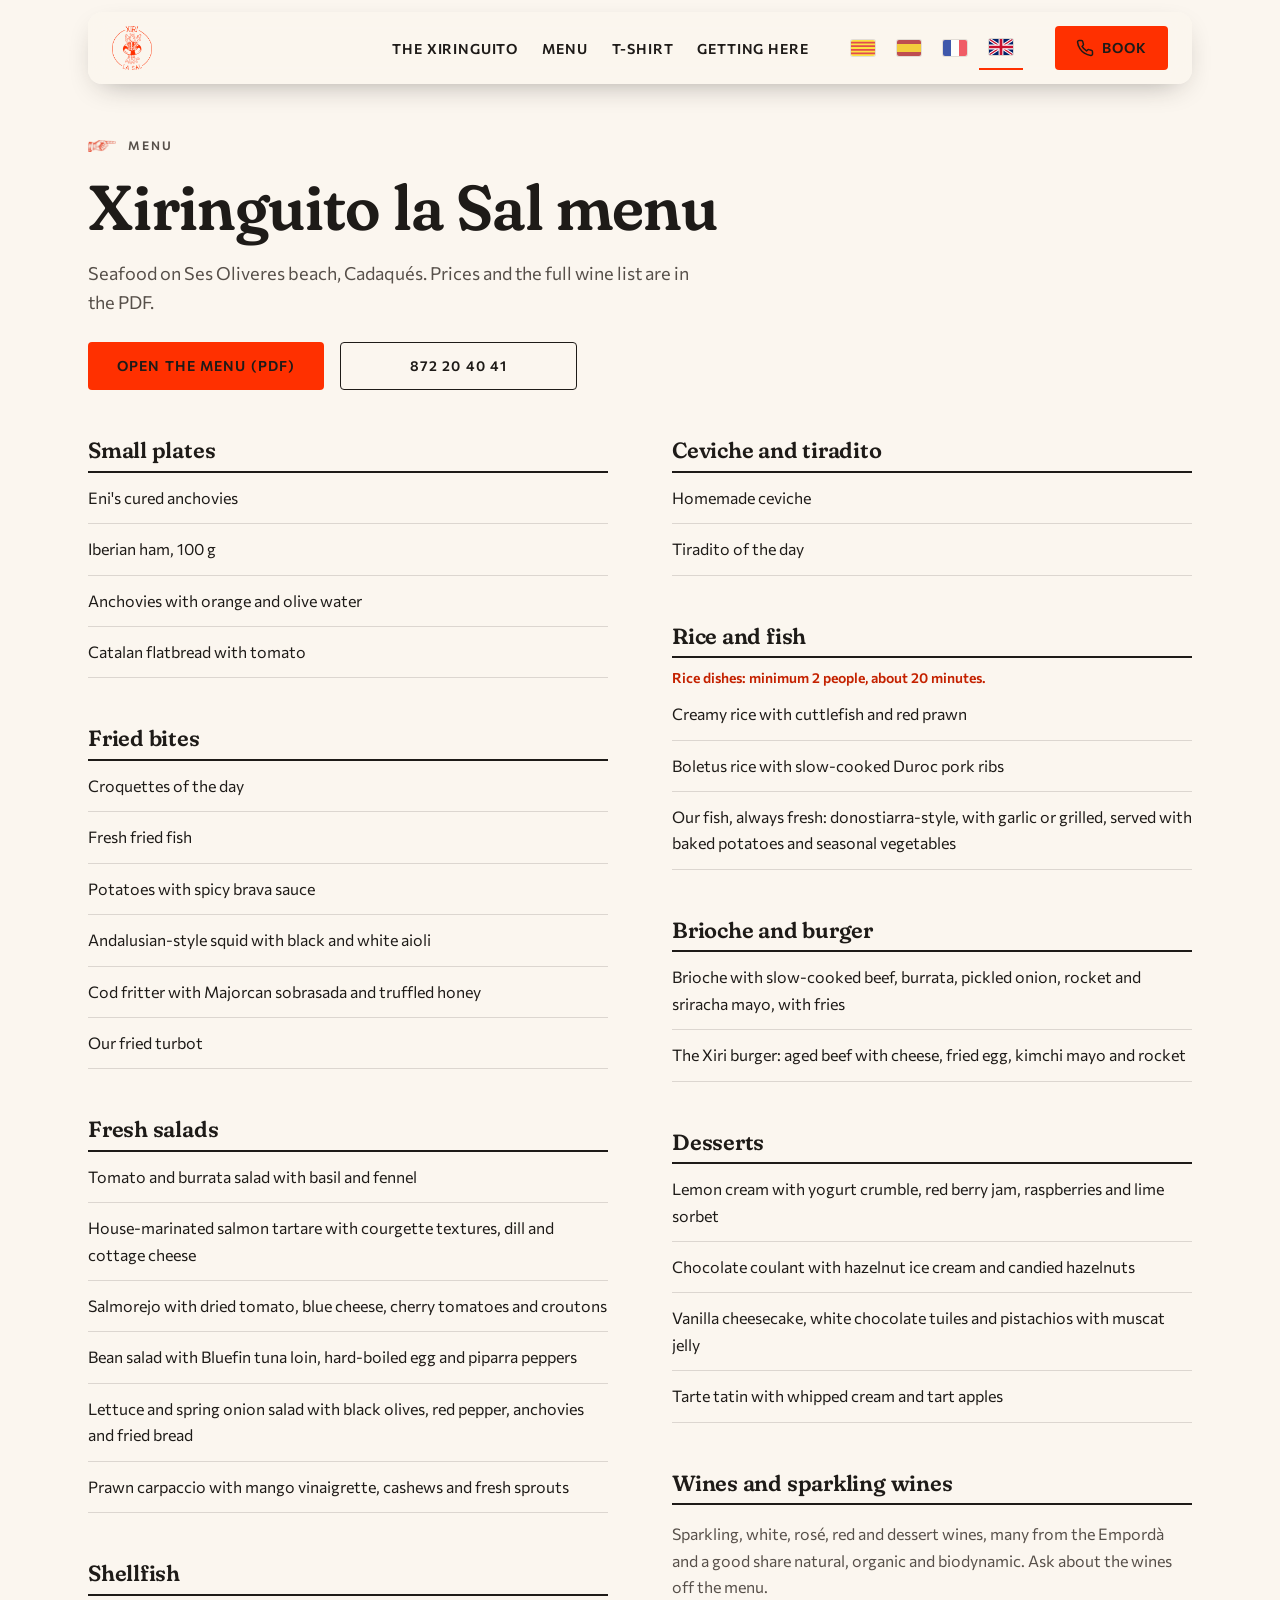
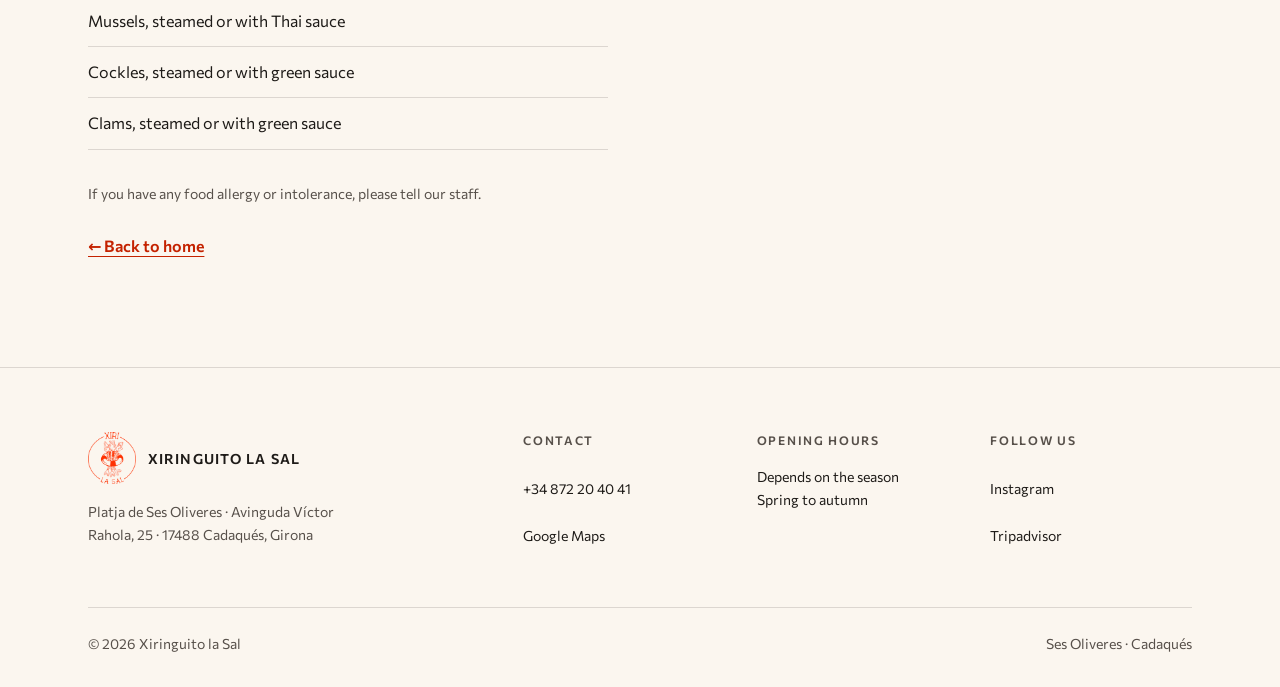
<file: en/menu/index.html>
<!DOCTYPE html>
<html lang="en">
<head>
<meta charset="UTF-8">
<script>document.documentElement.classList.add('js');</script>
<meta name="viewport" content="width=device-width, initial-scale=1, viewport-fit=cover">
<title>Menu · Xiringuito la Sal, beach bar in Cadaqués</title>
<meta name="description" content="The menu at Xiringuito la Sal, on Ses Oliveres beach in Cadaqués: paella and rice dishes, fresh fish, small plates, salads and desserts.">
<meta name="robots" content="noindex">
<meta name="theme-color" content="#FBF6EF">
<link rel="canonical" href="https://www.xiringuitolasal.com/en/menu/">
<link rel="alternate" hreflang="ca" href="https://www.xiringuitolasal.com/carta/">
<link rel="alternate" hreflang="es" href="https://www.xiringuitolasal.com/es/carta/">
<link rel="alternate" hreflang="fr" href="https://www.xiringuitolasal.com/fr/carte/">
<link rel="alternate" hreflang="en" href="https://www.xiringuitolasal.com/en/menu/">
<link rel="alternate" hreflang="x-default" href="https://www.xiringuitolasal.com/en/menu/">
<meta property="og:url" content="https://www.xiringuitolasal.com/en/menu/">
<meta property="og:locale" content="en_GB">
<meta property="og:type" content="restaurant">
<meta property="og:title" content="Menu · Xiringuito la Sal, beach bar in Cadaqués">
<meta property="og:description" content="The menu at Xiringuito la Sal, on Ses Oliveres beach in Cadaqués: paella and rice dishes, fresh fish, small plates, salads and desserts.">
<meta property="og:image" content="https://www.xiringuitolasal.com/assets/logo/og-terrassa-1200x630.jpg">
<link rel="icon" href="../../assets/logo/favicon-32.png" sizes="32x32">
<link rel="icon" href="../../assets/logo/favicon-512.png" sizes="512x512">
<link rel="apple-touch-icon" href="../../assets/logo/apple-touch-icon-180.png">
<link rel="preload" as="font" type="font/woff2" href="../../assets/fonts/fraunces-600-latin.woff2" crossorigin>
<link rel="preload" as="font" type="font/woff2" href="../../assets/fonts/commissioner-400-latin.woff2" crossorigin>
<link rel="stylesheet" href="../../assets/fonts/fonts.css">
<style>

:root{
  --bg:#FBF6EF;            
  --surface:#F1E7D9;       
  --text:#1E1B18;          
  --text-2:#57504A;        
  --line:rgba(30,27,24,.14);
  --accent:#FF3000;        /* taronja del logo: botons (text carbó a sobre, 4.58:1) */
  --accent-text:#C42200;   /* taronja per a text petit sobre clar (5.87:1) */
  --on-photo:#FFFFFF;

  --f-title:'Fraunces', Georgia, 'Times New Roman', serif;
  --f-text:'Commissioner', system-ui, -apple-system, 'Segoe UI', sans-serif;

  
  --fs-xs:.75rem;    
  --fs-sm:.875rem;   
  --fs-md:1rem;      
  --fs-lg:1.125rem;  
  --fs-xl:1.375rem;  
  --fs-2xl:clamp(1.75rem, 1.2rem + 1.6vw, 2.5rem);   
  --fs-3xl:clamp(2.25rem, 1.4rem + 3.2vw, 4rem);     

  
  --s1:8px; --s2:16px; --s3:24px; --s4:32px; --s5:48px; --s6:64px; --s7:96px; --s8:128px;
  --sec:96px;              
  --cab:calc(100vh - var(--nav-h));   
  --wrap:1200px;
  --gut:clamp(16px, 4vw, 48px);
  --nav-h:72px;
  --radius:4px;
}
*,*::before,*::after{box-sizing:border-box}
html{scroll-behavior:smooth;scroll-padding-top:var(--nav-h);-webkit-text-size-adjust:100%}
@media (prefers-reduced-motion: reduce){html{scroll-behavior:auto}*{transition:none!important;animation:none!important}}
body{margin:0;overflow-x:clip;background:var(--bg);color:var(--text);font:400 var(--fs-md)/1.65 var(--f-text);-webkit-font-smoothing:antialiased}
img{display:block;max-width:100%;height:auto}
a{color:inherit}
h1,h2,h3{font-family:var(--f-title);font-weight:600;line-height:1.12;letter-spacing:-.01em;margin:0;text-wrap:balance}
p{margin:0}
p+p{margin-top:var(--s2)}
.visually-hidden{position:absolute!important;width:1px;height:1px;overflow:hidden;clip:rect(0 0 0 0);white-space:nowrap}
.skip-link{position:absolute;left:var(--s2);top:-100px;z-index:100;background:var(--text);color:var(--bg);padding:var(--s1) var(--s2)}
.skip-link:focus{top:var(--s2)}
:focus-visible{outline:2px solid var(--accent-text);outline-offset:3px}
.wrap{max-width:var(--wrap);margin-inline:auto;padding-inline:var(--gut)}
.sec{padding-block:var(--sec);min-height:var(--cab);display:flex;flex-direction:column;justify-content:center}
.sec>.wrap{width:100%}
@supports (height:100svh){:root{--cab:calc(100svh - var(--nav-h))}}
@media (max-width:860px), (max-height:820px){:root{--sec:64px}}

.eyebrow{display:flex;align-items:center;gap:12px;margin-bottom:var(--s2);font-size:var(--fs-xs);font-weight:600;letter-spacing:.16em;text-transform:uppercase;color:var(--text-2)}
.eyebrow::before{content:"";width:28px;height:12px;flex:none;background:url("../../assets/img/ma.webp") left center/contain no-repeat}

.cap{display:flex;flex-wrap:wrap;align-items:flex-end;justify-content:space-between;gap:var(--s3) var(--s5);margin-bottom:var(--s5)}
.cap h2{font-size:var(--fs-2xl);max-width:22ch}
.cap p{margin-top:var(--s2);max-width:52ch;text-wrap:pretty;color:var(--text-2);font-size:var(--fs-lg)}
.cap-accions{display:flex;flex-wrap:wrap;align-items:center;gap:var(--s2)}

.cap p.broma,.sam-txt p.talla,.mom-cap p.broma{margin-top:var(--s1);font:italic 600 var(--fs-md)/1.4 var(--f-title);color:var(--accent-text)}

.cap-accions:has(.btn + .btn){display:grid;grid-auto-flow:column;grid-auto-columns:1fr}
@media (max-width:560px){ .cap-accions{width:100%;flex-wrap:nowrap} .cap-accions .btn{flex:1 1 0;padding-inline:12px;font-size:var(--fs-xs);letter-spacing:.06em} }
@media (max-height:820px) and (min-width:861px){ .cap{margin-bottom:var(--s4)} }

.btn{display:inline-flex;align-items:center;justify-content:center;gap:var(--s1);min-height:48px;padding:12px 28px;border:1px solid transparent;border-radius:var(--radius);
  font:600 var(--fs-sm)/1 var(--f-text);letter-spacing:.08em;text-transform:uppercase;text-decoration:none;cursor:pointer;transition:transform .16s cubic-bezier(.23,1,.32,1),background-color .2s,color .2s,border-color .2s}
.btn svg{width:18px;height:18px;flex:none}
.btn:active{transform:scale(.97)}
.btn-accent{background:var(--accent);color:var(--text)}
.btn-accent:hover{background:#E62B00}
.btn-line{border-color:currentColor;background:transparent}
.btn-line:hover{background:var(--text);color:var(--bg);border-color:var(--text)}
.on-photo .btn-line{color:var(--on-photo)}
.on-photo .btn-line:hover{background:var(--on-photo);color:var(--text);border-color:var(--on-photo)}
.link{display:inline-block;padding-block:12px;font-weight:600;color:var(--accent-text);text-decoration:underline;text-underline-offset:4px}
.link:hover{color:var(--text)}

.nav{position:fixed;top:12px;left:var(--gut);right:var(--gut);max-width:calc(var(--wrap) - 2 * var(--gut));margin-inline:auto;z-index:50;color:var(--text);
  background:rgba(251,246,239,.94);-webkit-backdrop-filter:blur(10px);backdrop-filter:blur(10px);border-radius:14px;box-shadow:0 10px 30px -14px rgba(30,27,24,.45);transition:transform .35s cubic-bezier(.2,.7,.2,1)}
.nav-in{height:var(--nav-h);display:flex;align-items:center;gap:var(--s4);padding-inline:var(--s3)}
.brand{display:flex;align-items:center;gap:12px;text-decoration:none;margin-right:auto;padding-right:var(--s3)}
.brand{min-height:44px}
.brand img{width:40px;height:44px;object-fit:contain}
.brand .logo-color{display:none}
.brand-nom{font:600 var(--fs-sm)/1.1 var(--f-text);letter-spacing:.08em;text-transform:uppercase}   
.nav .brand-nom{display:none}   
.nav-links{display:flex;gap:var(--s3);list-style:none;margin:0;padding:0}
.nav-links a,.brand-nom{white-space:nowrap}
.nav-links a{font-size:var(--fs-sm);font-weight:600;letter-spacing:.06em;text-transform:uppercase;text-decoration:none;padding-block:var(--s1);border-bottom:1px solid transparent}
.nav-links a:hover{border-bottom-color:var(--accent)}
.nav-links a:focus:not(:focus-visible){border-bottom-color:transparent}
.lang{display:flex;gap:2px}
.lang button,.lang a{min-width:44px;min-height:44px;padding:0 6px;border:0;background:none;color:inherit;font:600 var(--fs-xs)/1 var(--f-text);letter-spacing:.08em;cursor:pointer;opacity:.75;border-bottom:1px solid transparent;text-decoration:none;display:inline-flex;align-items:center;justify-content:center}
.lang [aria-pressed="true"],.lang [aria-current="page"]{opacity:1;border-bottom:2px solid var(--accent)}
.lang svg{width:24px;height:16px;border-radius:2px;box-shadow:0 0 0 1px rgba(30,27,24,.15)}
.lang a:hover{opacity:1}
.nav .btn{min-height:44px;padding:12px 20px}
.nav.obert{background:var(--bg)}
.nav.solid .logo-blanc,.nav.obert .logo-blanc{display:none}
.nav.solid .logo-color,.nav.obert .logo-color{display:block}
.nav.amagat{transform:translateY(calc(-100% - 16px))}

.menu{display:contents}
.menu-xarxes{display:none}
.hamb{display:none}

.nav-in>nav,.menu>nav{order:1}
.nav-in>.lang{order:2}
.menu>.btn{order:3}
.hamb{order:4}
.nav-tel{display:none}
@media (max-width:960px){
  .nav-in{gap:var(--s1);padding-inline:var(--s2)}
  .brand{margin-right:auto}
  .brand,.nav-tel,.hamb{flex:none}
  .brand{min-width:44px}
  .nav-tel{order:3;display:grid;place-items:center;width:44px;height:44px;border-radius:50%;background:var(--accent);color:var(--text)}
  .nav-tel svg{width:20px;height:20px}
  .nav-in>.lang button,.nav-in>.lang a{min-width:44px}
  .lang{flex:none}
  .hamb{display:grid;place-content:center;gap:6px;width:44px;height:44px;margin-right:-10px;padding:0;border:0;background:none;color:inherit;cursor:pointer}
  .hamb span{display:block;width:24px;height:2px;background:currentColor;transition:transform .3s,opacity .2s}
  .nav.obert .hamb span:nth-child(1){transform:translateY(8px) rotate(45deg)}
  .nav.obert .hamb span:nth-child(2){opacity:0}
  .nav.obert .hamb span:nth-child(3){transform:translateY(-8px) rotate(-45deg)}
  .menu{position:fixed;top:calc(var(--nav-h) + 20px);left:var(--gut);right:var(--gut);border-radius:14px;display:none;flex-direction:column;gap:var(--s4);max-height:calc(100vh - var(--nav-h));overflow-y:auto;
    padding:var(--s4) var(--s3) var(--s5);background:var(--bg);color:var(--text);box-shadow:0 12px 24px -12px rgba(30,27,24,.25)}
  .nav.obert .menu{display:flex}
  .nav-links{flex-direction:column;gap:0}
  .nav-links a{display:block;padding:14px 0;border-bottom:1px solid var(--line);font:600 var(--fs-xl)/1.2 var(--f-title);letter-spacing:0;text-transform:none}
  .nav-links a:hover{border-bottom-color:var(--line);color:var(--accent-text)}
  .nav-in>.lang{gap:0}
  .menu .btn{width:100%;min-height:52px}
  .menu-xarxes{order:4;display:flex;justify-content:center;gap:var(--s5);list-style:none;margin:0;padding:0}
  .menu-xarxes a{display:inline-flex;align-items:center;gap:var(--s1);min-height:44px;text-decoration:none;font-weight:600;font-size:var(--fs-sm)}
  .menu-xarxes a:hover{color:var(--accent-text)}
  .menu-xarxes svg{width:22px;height:22px}
  .nav.obert .nav-tel{visibility:hidden}
  .menu .btn .btn-txt{display:inline}
}
@media (max-width:560px){
  .brand-nom{display:none}
  .nav-in{gap:2px;padding-inline:8px}
  .nav-in>.lang{gap:0}
  .brand{min-width:40px}
  .nav-in>.lang button,.nav-in>.lang a{min-width:44px;padding:0}
  .hamb{margin-right:0}
}
@media (max-width:400px){ .nav-in>.lang button,.nav-in>.lang a{min-width:40px} }

.franja{display:flex;flex-wrap:wrap;align-items:center;justify-content:center;gap:var(--s1) var(--s3);min-height:72px;padding:var(--s2) var(--gut);background:var(--accent);color:var(--text);text-decoration:none;text-align:center}
.franja span{font-size:var(--fs-sm);font-weight:600;letter-spacing:.14em;text-transform:uppercase}
.franja strong{font:600 var(--fs-xl)/1 var(--f-title);letter-spacing:.02em}
.franja svg{width:22px;height:22px}
.franja-num{display:inline-flex;align-items:center;gap:12px;white-space:nowrap}
@media (max-width:560px){ .franja{flex-direction:column;gap:4px;padding:var(--s2) var(--gut)} .franja span{font-size:var(--fs-xs);letter-spacing:.12em} }
.franja:hover strong{text-decoration:underline;text-underline-offset:5px}

.split{display:grid;grid-template-columns:minmax(0,5fr) minmax(0,7fr);min-height:var(--cab)}

.split-txt{display:flex;flex-direction:column;justify-content:center;padding:var(--sec) clamp(24px, 6vw, 96px)}
.split-txt>*{width:100%;max-width:460px;margin-inline:auto}
.split-txt h2{font-size:var(--fs-2xl);max-width:18ch}
.split-txt h1{font-size:var(--fs-2xl);max-width:18ch}

main > .split:first-child{margin-top:0}
main > .split:first-child .split-txt{padding-top:calc(var(--nav-h) + 12px + var(--sec))}
.split-txt p{margin-top:var(--s3);max-width:44ch;color:var(--text-2);font-size:var(--fs-lg)}
.split-txt p+p{margin-top:var(--s2)}
.split-txt .accions{margin-top:var(--s4);display:flex;flex-wrap:wrap;gap:var(--s2);align-items:center}
.split-img{position:relative;min-height:320px}
.split-img img{position:absolute;inset:0;width:100%;height:100%;object-fit:cover}
.split.fosc .split-txt{background:var(--surface)}
@media (max-width:860px){
  .split.primer .split-img{margin-top:0}
  main > .split:first-child .split-txt{padding-top:var(--s6)}
  .split{grid-template-columns:minmax(0,1fr);grid-template-rows:auto 1fr;min-height:var(--cab)}
  .split-img{order:-1;aspect-ratio:16/10;min-height:0}
  .split-txt{padding:var(--s6) var(--gut)}
}

.ambient-grid{display:grid;grid-template-columns:repeat(5,minmax(0,1fr));grid-template-rows:repeat(2,minmax(0,1fr));gap:var(--s2);
  height:clamp(400px, calc(var(--cab) - 2 * var(--sec) - 212px), 680px);list-style:none;margin:0;padding:0}
.ambient-grid li{position:relative;overflow:hidden;background:var(--surface)}
.ambient-grid li.alt{grid-row:span 2}
.ambient-grid img{position:absolute;inset:0;width:100%;height:100%;object-fit:cover;transition:transform .5s cubic-bezier(.23,1,.32,1)}
@media (hover:hover) and (pointer:fine){.ambient-grid li:hover img{transform:scale(1.04)}}
@media (max-width:860px){
  .ambient-grid{grid-template-columns:repeat(2,minmax(0,1fr));grid-template-rows:none;grid-auto-rows:180px;height:auto}
  .ambient-grid li.alt{grid-row:span 2}
}

.banda{position:relative;display:grid;place-items:center;min-height:min(72vh,640px);padding:var(--sec) var(--gut);text-align:center;color:var(--on-photo);overflow:hidden}
.banda>img{position:absolute;inset:0;width:100%;height:100%;object-fit:cover}
.banda::after{content:"";position:absolute;inset:0;background:rgba(20,16,12,.5)}
.banda-in{position:relative;z-index:1;max-width:720px;display:flex;flex-direction:column;align-items:center}
.banda h2{font-size:var(--fs-2xl)}
.banda p{margin-top:var(--s3);font-size:var(--fs-lg)}
.banda .accions{margin-top:var(--s4);display:flex;flex-wrap:wrap;justify-content:center;gap:var(--s2)}

.carta-sec-web{background:var(--surface);--sec:var(--s6)}
.carta-sec-web .cap h2{max-width:none}
.carta-sec-web .cap{margin-bottom:var(--s4)}

.plats{display:flex;gap:var(--s3);overflow-x:auto;scroll-snap-type:x mandatory;scrollbar-width:none;list-style:none;margin:0 calc((100% - var(--vw, 100vw)) / 2) 0 0;padding:0 var(--gut) 0 0;
  --ph:clamp(360px, calc(var(--cab) - 2 * var(--sec) - 250px), 640px)}
.plats::-webkit-scrollbar{display:none}
.plat{flex:0 0 calc(var(--ph) * .8);scroll-snap-align:start}

.plat a{position:relative;display:flex;flex-direction:column;justify-content:flex-end;height:var(--ph);width:100%;padding:var(--s4) var(--s3);overflow:hidden;color:var(--on-photo);text-decoration:none;background:var(--surface)}
.plat .ph{position:absolute;inset:0}
.plat .ph::after{content:"";position:absolute;inset:0;background:linear-gradient(180deg,rgba(20,16,12,0) 35%,rgba(20,16,12,.72) 100%)}
.plat img{width:100%;height:100%;object-fit:cover;transition:transform .4s cubic-bezier(.23,1,.32,1)}
@media (hover:hover) and (pointer:fine){.plat a:hover img{transform:scale(1.04)}}
.plat h3,.plat small{position:relative;z-index:1}
.plat h3{font:600 clamp(1.375rem, 1rem + .8vw, 1.75rem)/1.2 var(--f-title);text-shadow:0 1px 8px rgba(0,0,0,.35)}
.plat small{order:-1;margin-bottom:4px;font-size:var(--fs-xs);font-weight:600;letter-spacing:.12em;text-transform:uppercase;opacity:.9}
.plat-nota{display:flex;flex-direction:column;justify-content:center;gap:var(--s1);padding:var(--s3);background:var(--surface)}
.plat-nota h3{font-size:var(--fs-xl);margin-bottom:var(--s1)}
.plat-nota p{color:var(--text-2);font-size:var(--fs-sm);line-height:1.5}
.plat-nota p+p{margin-top:0}

@media (max-width:960px){
  .plats{gap:var(--s2);overscroll-behavior-x:contain}
  .plat,.plat-nota{flex:0 0 84%}
  .plat a{height:auto;aspect-ratio:4/5;max-height:min(64vh,560px)}
}

.punts{display:none}
@media (max-width:960px){
  .punts{display:flex;justify-content:center;gap:var(--s1);margin-top:var(--s3)}
  .punts span{width:8px;height:8px;border-radius:50%;background:#CFC6BA;transition:background-color .2s,transform .2s}
  .punts span.on{background:var(--text-2);transform:scale(1.25)}
}

.opinions{background:var(--bg)}
.ressenyes{display:grid;grid-template-columns:repeat(3,1fr);gap:var(--s3);list-style:none;margin:0;padding:0}
.ressenya[hidden]{display:none}
.ressenyes{padding-top:var(--s2)}
.ressenya{position:relative;display:flex;flex-direction:column;gap:var(--s2);padding:var(--s5) var(--s4) var(--s4);background:#FFFDF8;
  box-shadow:0 1px 2px rgba(30,27,24,.08),0 12px 24px -12px rgba(30,27,24,.28);rotate:var(--gir,0deg)}
.ressenya:nth-child(3n+1){--gir:-1.2deg}
.ressenya:nth-child(3n+2){--gir:.9deg}
.ressenya:nth-child(3n){--gir:-.5deg}

.ressenya::before{content:"";position:absolute;top:-14px;left:50%;width:104px;height:30px;translate:-50% 0;rotate:calc(var(--gir,0deg) * -2.5 - 2deg);
  background:linear-gradient(180deg,rgba(255,255,255,.35),rgba(255,255,255,0) 60%),rgba(236,226,200,.72);box-shadow:0 1px 2px rgba(30,27,24,.12);
  clip-path:polygon(0 4%,4% 0,8% 6%,12% 0,88% 0,92% 5%,96% 0,100% 6%,100% 94%,96% 100%,92% 95%,88% 100%,12% 100%,8% 94%,4% 100%,0 95%)}
.ressenya .estrelles{color:var(--accent-text);letter-spacing:.12em;font-size:var(--fs-md)}
.ressenya blockquote{margin:0;flex:1;font:600 var(--fs-lg)/1.5 var(--f-title)}
.ressenya footer{font-size:var(--fs-sm);color:var(--text-2)}
.ressenya footer b{color:var(--text);font-weight:600}
.ressenya .trad{font-style:italic}
.ressenya.entra{animation:entra .35s cubic-bezier(.23,1,.32,1) both}
@keyframes entra{from{opacity:0;translate:0 8px}to{opacity:1;translate:0 0}}
.opinions-peu{margin-top:var(--s4);text-align:right}
.fletxa{width:48px;height:48px;display:grid;place-items:center;border:1px solid var(--text);border-radius:50%;background:none;color:var(--text);cursor:pointer}
.fletxa{transition:transform .16s cubic-bezier(.23,1,.32,1),background-color .2s,color .2s}
.fletxa:active{transform:scale(.97)}
.fletxa:hover{background:var(--text);color:var(--bg)}
.fletxa svg{width:20px;height:20px}
@media (max-width:1000px){ .ressenyes{grid-template-columns:repeat(2,1fr)} }
@media (max-width:640px){ .ressenyes{grid-template-columns:1fr} .opinions-peu{text-align:left} }

.samarreta{background:#F4EDE3}
.sam-grid{display:grid;grid-template-columns:minmax(0,1.12fr) minmax(0,1fr);gap:clamp(40px,6vw,96px);align-items:center}
.sam-media{display:grid;grid-template-columns:minmax(0,2.35fr) minmax(0,1fr);gap:var(--s2);align-items:end;min-width:0}
.sam-film{margin:0;min-width:0}
.sam-film video{display:block;width:100%;aspect-ratio:9/16;max-height:620px;object-fit:cover;background:#e6dfd2;box-shadow:0 14px 34px rgba(45,32,22,.16)}
.sam-film figcaption{display:flex;align-items:baseline;gap:8px;margin-top:12px;font:600 var(--fs-sm)/1.35 var(--f-text)}
.sam-film figcaption small{font:500 var(--fs-xs)/1.35 var(--f-text);color:var(--text-2)}
.sam-film-prev video{max-height:325px}
.sam-film-prev figcaption{display:block}
.sam-film-prev figcaption small{display:block;margin-top:2px}
.sam-txt h2{font-size:clamp(2.25rem,1.5rem + 2.8vw,3.75rem);line-height:1.04;text-transform:uppercase}
.sam-txt h2 em{font-style:italic;color:var(--accent-text)}
.sam-txt>p{margin-top:var(--s3);max-width:44ch;font-size:var(--fs-lg);font-weight:500}
.preu{margin-top:var(--s4);display:flex;align-items:baseline;gap:var(--s2);flex-wrap:wrap}
.preu strong{font:600 clamp(2.5rem, 1.8rem + 2vw, 3.5rem)/1 var(--f-title);color:var(--accent-text)}
.preu span{font-size:var(--fs-sm);font-weight:600}
.sam-txt .accions{margin-top:var(--s3)}
.btn-fosc{background:var(--text);color:var(--bg)}
.btn-fosc:hover{background:#000}
.sam-txt p.talla{margin-top:var(--s2)}
.sam-txt p.avis-copiat{margin-top:var(--s1);font-size:var(--fs-sm)}
@media (max-width:860px){
  .sam-grid{grid-template-columns:1fr;gap:var(--s5)}
  .sam-media{width:min(100%,560px);margin-inline:auto}
  .sam-film video{max-height:560px}
  .sam-film-prev video{max-height:300px}
}
@media (max-width:480px){
  .sam-grid{gap:var(--s4)}
  .sam-media{grid-template-columns:minmax(0,2.1fr) minmax(0,1fr);gap:12px}
  .sam-film video{max-height:440px}
  .sam-film-prev video{max-height:230px}
  .sam-film figcaption{font-size:var(--fs-xs)}
  .sam-txt h2{font-size:clamp(2.1rem,9vw,3rem)}
}

.ig-sec{background:var(--surface)}
.posts{display:grid;grid-template-columns:repeat(5,1fr);gap:var(--s2);list-style:none;margin:0;padding:0}
.post a{position:relative;display:block;aspect-ratio:4/5;overflow:hidden;background:var(--surface)}
.post img{width:100%;height:100%;object-fit:cover;transition:transform .4s cubic-bezier(.23,1,.32,1)}
@media (hover:hover) and (pointer:fine){.post a:hover img{transform:scale(1.04)}}
.post .ig{position:absolute;top:12px;right:12px;width:28px;height:28px;color:#fff;filter:drop-shadow(0 1px 3px rgba(0,0,0,.4))}

.separador{display:flex;align-items:flex-end;gap:var(--s3);margin-top:var(--s5)}
.separador span{flex:1;height:1px;background:var(--line);margin-bottom:var(--s1)}
.separador img{width:auto;height:clamp(80px, calc(var(--cab) - 2 * var(--sec) - 480px), 160px)}
@media (max-width:900px){ .separador img{height:112px} }
@media (max-width:900px){
  .posts{display:flex;overflow-x:auto;scroll-snap-type:x mandatory;margin-inline:calc(var(--gut) * -1);padding-inline:var(--gut);scroll-padding-inline:var(--gut);scrollbar-width:none}
  .posts::-webkit-scrollbar{display:none}
  .post{flex:0 0 min(60vw,280px);scroll-snap-align:start}
}

.faq{background:var(--bg)}
.faq-grid{display:grid;grid-template-columns:minmax(0,5fr) minmax(0,7fr);gap:var(--s6);align-items:center}
.cap-faq h2{font-size:var(--fs-2xl);max-width:16ch}
.cap-faq p{margin-top:var(--s2);color:var(--text-2);font-size:var(--fs-lg)}
.cap-faq .btn{margin-top:var(--s4)}
.cap-faq{display:flex;flex-direction:column;align-items:flex-start}
.faq-il{margin-top:var(--s5);width:auto;height:clamp(120px, calc(var(--cab) - 2 * var(--sec) - 360px), 240px)}
@media (max-width:860px){ .faq-il{display:none} }
.faq-llista{border-top:1px solid var(--line)}
.faq-llista details{border-bottom:1px solid var(--line)}
.faq-llista summary{display:flex;justify-content:space-between;align-items:center;gap:var(--s2);min-height:56px;padding:var(--s2) 0;cursor:pointer;list-style:none;font:600 var(--fs-lg)/1.3 var(--f-title)}
.faq-llista summary::-webkit-details-marker{display:none}
.faq-llista summary::after{content:"+";flex:none;font:400 1.5rem/1 var(--f-text);transition:transform .2s cubic-bezier(.23,1,.32,1)}
.faq-llista details[open] summary::after{transform:rotate(45deg)}
.faq-llista details p{padding:0 0 var(--s3);max-width:60ch;color:var(--text-2)}
@media (max-width:860px){ .faq-grid{grid-template-columns:minmax(0,1fr);gap:var(--s4)} }

.arribar{background:var(--surface);color:var(--text)}   
.arribar .eyebrow{color:var(--text-2)}
.arribar .wrap{display:grid;grid-template-columns:minmax(0,1fr) minmax(0,1fr);gap:var(--s6);align-items:center}
.arribar h2{font-size:var(--fs-2xl);max-width:18ch}
.dades{margin-top:var(--s4);display:grid;gap:var(--s2)}
.dada{display:grid;gap:4px;padding-top:var(--s2);border-top:1px solid var(--line)}
.dada b{font-size:var(--fs-xs);font-weight:600;letter-spacing:.14em;text-transform:uppercase;color:var(--text-2)}
.dada a,.dada span{font-size:var(--fs-lg);text-decoration:none}
.dada a{padding-block:12px}
.dada a:hover{text-decoration:underline;text-underline-offset:4px}
.dada .tel{font:600 var(--fs-xl)/1.2 var(--f-title)}
.rosa{display:grid;justify-items:center;gap:var(--s2);text-decoration:none;color:var(--text)}
.rosa svg{width:min(100%,440px);max-height:calc(var(--cab) - 2 * var(--sec) - 48px);height:auto;overflow:visible}
.rosa .vent{font:600 10px var(--f-text);letter-spacing:.16em;text-transform:uppercase;fill:var(--text-2)}
.rosa .vent.nord{fill:var(--accent-text);font-size:12px}
.rosa .cta{font:600 var(--fs-sm)/1 var(--f-text);letter-spacing:.08em;text-transform:uppercase;color:var(--accent-text);padding-block:12px}
.rosa:hover .cta{text-decoration:underline;text-underline-offset:5px}
@media (max-width:860px){ .arribar .wrap{grid-template-columns:1fr} .rosa{justify-self:center} .rosa svg{width:min(100%,150px);max-height:none} .arribar .wrap{gap:var(--s3)} }

.peu-web{background:var(--bg);border-top:1px solid var(--line);padding-block:var(--s6) var(--s4);font-size:var(--fs-sm)}
.peu-grid{display:grid;grid-template-columns:2fr 1fr 1fr 1fr;gap:var(--s4)}
.peu-web .brand{color:var(--text)}
.peu-web .brand img{width:48px;height:52px}
.peu-web h3{font:600 var(--fs-xs)/1.4 var(--f-text);letter-spacing:.14em;text-transform:uppercase;color:var(--text-2);margin-bottom:var(--s2)}
.peu-web ul{list-style:none;margin:0;padding:0;display:grid;gap:0}
.peu-web li a{display:inline-block;padding-block:12px}
.peu-web a{text-decoration:none}
.peu-web a:hover{text-decoration:underline;text-underline-offset:3px}
.peu-adr{margin-top:var(--s2);color:var(--text-2);max-width:32ch}
.peu-baix{margin-top:var(--s5);padding-top:var(--s3);border-top:1px solid var(--line);display:flex;flex-wrap:wrap;justify-content:space-between;gap:var(--s2);color:var(--text-2)}
@media (max-width:860px){ .peu-grid{grid-template-columns:1fr 1fr} .peu-marca{grid-column:1/-1} }

.dianit{position:relative;background:var(--text);color:var(--on-photo)}
.dn-panel{position:relative;height:100vh;display:grid;place-items:center;overflow:hidden;text-align:center;padding-inline:var(--gut)}
@supports (height:100svh){ .dn-panel{height:100svh} }
.dn-panel>img{position:absolute;inset:0;width:100%;height:100%;object-fit:cover}
.dn-panel::after{content:"";position:absolute;inset:0;background:rgba(20,16,12,.48)}
.dn-txt{position:relative;z-index:1}
.dn-txt h3{font:600 clamp(3rem, 1rem + 8vw, 8.5rem)/.95 var(--f-title);text-transform:uppercase;letter-spacing:.02em}
.dn-txt p{margin-top:var(--s2);font:italic 600 clamp(1.125rem, .9rem + 1vw, 1.75rem)/1.3 var(--f-title);color:var(--surface);text-shadow:0 1px 12px rgba(0,0,0,.45)}
.dn-linia{display:none}
.anim .dianit{height:280vh}
.anim .dn-sticky{position:sticky;top:0;height:100vh;overflow:hidden}
@supports (height:100svh){ .anim .dn-sticky{height:100svh} }
.anim .dn-panel{position:absolute;inset:0;height:auto}
.anim .dn-nit{opacity:0}
.anim .dn-linia{display:block;position:absolute;left:50%;bottom:var(--s6);z-index:2;width:160px;height:1px;translate:-50% 0;background:rgba(255,255,255,.35)}
.dn-linia span{display:block;height:100%;background:var(--on-photo);transform-origin:left;scale:0 1}

.moments{background:var(--bg)}
.mom-grid{display:grid;grid-template-columns:minmax(0,5fr) minmax(0,3fr) minmax(0,4fr);gap:var(--s5);align-items:center}
.mom-cap h2{font-size:var(--fs-2xl);max-width:16ch}
.mom-cap p{margin-top:var(--s2);max-width:40ch;color:var(--text-2);font-size:var(--fs-lg);text-wrap:pretty}
.mom-llista{list-style:none;margin:0;padding:0;display:grid;gap:4px;justify-items:end;text-align:right}
.mom-b{min-height:44px;padding:var(--s1) 0;border:0;background:none;cursor:pointer;color:var(--text);opacity:.32;font:600 var(--fs-sm)/1.3 var(--f-text);letter-spacing:.14em;text-transform:uppercase;text-align:right;transition:opacity .3s,color .3s}
.mom-b:hover{opacity:.7}
.mom-b[aria-pressed="true"]{opacity:1;color:var(--accent-text)}
.mom-polaroid{position:relative;justify-self:center;width:min(100%, calc((var(--cab) - 2 * var(--sec) - 96px) * .8));margin:0;padding:var(--s2) var(--s2) 0;background:#FFFDF8;rotate:2deg;
  box-shadow:0 1px 2px rgba(30,27,24,.08),0 24px 40px -20px rgba(30,27,24,.4)}
.mom-fotos{position:relative;aspect-ratio:4/5;overflow:hidden;background:var(--surface)}
.mom-f{position:absolute;inset:0;margin:0;opacity:0;transition:opacity .5s ease}
.mom-f.on{opacity:1}
.mom-f img{width:100%;height:100%;object-fit:cover;scale:1.06;transition:scale 1.2s cubic-bezier(.2,.7,.2,1)}
.mom-f.on img{scale:1}
.mom-peu{position:relative;min-height:72px}
.mom-peu figcaption{position:absolute;inset:0;display:flex;justify-content:space-between;align-items:center;gap:var(--s2);opacity:0;transition:opacity .4s}
.mom-peu figcaption.on{opacity:1}
.mom-data{white-space:nowrap;font:600 var(--fs-xs)/1.4 var(--f-text);letter-spacing:.14em;text-transform:uppercase;color:var(--text-2)}
.mom-nota{font:italic 600 var(--fs-md)/1.3 var(--f-title);color:var(--accent-text);text-align:right}
@media (max-width:860px){
  .mom-grid{grid-template-columns:minmax(0,1fr);gap:var(--s4)}
  .mom-polaroid{width:min(86%,360px);order:2}
  .mom-llista{order:3;justify-items:start;text-align:left}
  .mom-b{text-align:left}
}

.cortina .tapa{position:sticky;top:var(--top,0px);z-index:1}
.cortina .tapa::after{content:"";position:absolute;inset:0;z-index:20;background:#14100C;opacity:var(--fosc,0);pointer-events:none}
.cortina .puja{position:relative;z-index:2;box-shadow:0 -24px 48px -28px rgba(20,16,12,.55)}

.cortina :is(main section[id], main .franja):not(.tapa){position:relative;z-index:2}

.anim-h .carta-sec-web{display:block;padding:0;min-height:0}
.anim-h .carta-pin{position:sticky;top:0;min-height:100vh;display:flex;flex-direction:column;justify-content:center;padding-block:calc(var(--nav-h) + var(--s4)) var(--s5);overflow:hidden}
.anim-h .carta-pin>.wrap{width:100%}
.anim-h .plats{overflow:visible;scroll-snap-type:none;will-change:transform}


/* ---------- Pàgina de la carta en text ---------- */
.carta-pag{padding-top:calc(var(--nav-h) + var(--s6))}
.carta-pag h1{font-size:var(--fs-3xl);max-width:20ch}
.carta-seccions{columns:2;column-gap:var(--s6)}
.carta-sec{break-inside:avoid;margin-bottom:var(--s5)}
.carta-sec h2{font-size:var(--fs-xl);padding-bottom:var(--s1);border-bottom:2px solid var(--text)}
.carta-sec ul{list-style:none;margin:0;padding:0}
.carta-sec li{padding:12px 0;border-bottom:1px solid var(--line)}
.carta-sec .carta-nota{margin-top:var(--s1);color:var(--accent-text);font-size:var(--fs-sm);font-weight:600}
.carta-sec p.vins{margin-top:var(--s2);color:var(--text-2)}
.carta-peu{margin-top:var(--s4);color:var(--text-2);font-size:var(--fs-sm)}
@media (max-width:760px){ .carta-seccions{columns:1} }
</style>
<script type="application/ld+json">
{
 "@context": "https://schema.org",
 "@graph": [
  {
   "@type": "Restaurant",
   "@id": "https://www.xiringuitolasal.com/#restaurant",
   "name": "Xiringuito la Sal",
   "alternateName": [
    "La Sal Es Xiringuito Ses Oliveres",
    "Xiri la Sal"
   ],
   "description": "Beach bar on Ses Oliveres beach, Cadaqués: paella, fresh fish and a terrace on the bay. Open March to October. Bookings: +34 872 20 40 41",
   "url": "https://www.xiringuitolasal.com/en/",
   "telephone": "+34872204041",
   "image": [
    "https://www.xiringuitolasal.com/assets/img/hero-2400.webp",
    "https://www.xiringuitolasal.com/assets/logo/og-terrassa-1200x630.jpg"
   ],
   "logo": "https://www.xiringuitolasal.com/assets/logo/favicon-512.png",
   "address": {
    "@type": "PostalAddress",
    "streetAddress": "Avinguda Víctor Rahola, 25",
    "addressLocality": "Cadaqués",
    "postalCode": "17488",
    "addressRegion": "Girona",
    "addressCountry": "ES"
   },
   "geo": {
    "@type": "GeoCoordinates",
    "latitude": 42.2857466,
    "longitude": 3.2851119
   },
   "hasMap": "https://maps.app.goo.gl/VqkFJobXDxhRsfKD7",
   "servesCuisine": [
    "Mediterranean",
    "Seafood",
    "Paella and rice",
    "Tapas"
   ],
   "priceRange": "€€",
   "acceptsReservations": true,
   "hasMenu": "https://www.xiringuitolasal.com/en/menu/#menu",
   "sameAs": [
    "https://www.instagram.com/xiringuitolasal/",
    "https://www.tripadvisor.es/Restaurant_Review-g580326-d12834000-Reviews-Xiringuito_La_Sal-Cadaques_Costa_Brava_Province_of_Girona_Catalonia.html"
   ]
  },
  {
   "@type": "WebSite",
   "@id": "https://www.xiringuitolasal.com/#web",
   "name": "Xiringuito la Sal",
   "url": "https://www.xiringuitolasal.com/",
   "inLanguage": [
    "ca",
    "es",
    "fr",
    "en"
   ]
  },
  {
   "@type": "Menu",
   "@id": "https://www.xiringuitolasal.com/en/menu/#menu",
   "name": "Xiringuito la Sal menu",
   "inLanguage": "en",
   "url": "https://www.xiringuitolasal.com/en/menu/",
   "hasMenuSection": [
    {
     "@type": "MenuSection",
     "name": "Small plates",
     "hasMenuItem": [
      {
       "@type": "MenuItem",
       "name": "Eni's cured anchovies"
      },
      {
       "@type": "MenuItem",
       "name": "Iberian ham, 100 g"
      },
      {
       "@type": "MenuItem",
       "name": "Anchovies with orange and olive water"
      },
      {
       "@type": "MenuItem",
       "name": "Catalan flatbread with tomato"
      }
     ]
    },
    {
     "@type": "MenuSection",
     "name": "Fried bites",
     "hasMenuItem": [
      {
       "@type": "MenuItem",
       "name": "Croquettes of the day"
      },
      {
       "@type": "MenuItem",
       "name": "Fresh fried fish"
      },
      {
       "@type": "MenuItem",
       "name": "Potatoes with spicy brava sauce"
      },
      {
       "@type": "MenuItem",
       "name": "Andalusian-style squid with black and white aioli"
      },
      {
       "@type": "MenuItem",
       "name": "Cod fritter with Majorcan sobrasada and truffled honey"
      },
      {
       "@type": "MenuItem",
       "name": "Our fried turbot"
      }
     ]
    },
    {
     "@type": "MenuSection",
     "name": "Fresh salads",
     "hasMenuItem": [
      {
       "@type": "MenuItem",
       "name": "Tomato and burrata salad with basil and fennel"
      },
      {
       "@type": "MenuItem",
       "name": "House-marinated salmon tartare with courgette textures, dill and cottage cheese"
      },
      {
       "@type": "MenuItem",
       "name": "Salmorejo with dried tomato, blue cheese, cherry tomatoes and croutons"
      },
      {
       "@type": "MenuItem",
       "name": "Bean salad with Bluefin tuna loin, hard-boiled egg and piparra peppers"
      },
      {
       "@type": "MenuItem",
       "name": "Lettuce and spring onion salad with black olives, red pepper, anchovies and fried bread"
      },
      {
       "@type": "MenuItem",
       "name": "Prawn carpaccio with mango vinaigrette, cashews and fresh sprouts"
      }
     ]
    },
    {
     "@type": "MenuSection",
     "name": "Shellfish",
     "hasMenuItem": [
      {
       "@type": "MenuItem",
       "name": "Mussels, steamed or with Thai sauce"
      },
      {
       "@type": "MenuItem",
       "name": "Cockles, steamed or with green sauce"
      },
      {
       "@type": "MenuItem",
       "name": "Clams, steamed or with green sauce"
      }
     ]
    },
    {
     "@type": "MenuSection",
     "name": "Ceviche and tiradito",
     "hasMenuItem": [
      {
       "@type": "MenuItem",
       "name": "Homemade ceviche"
      },
      {
       "@type": "MenuItem",
       "name": "Tiradito of the day"
      }
     ]
    },
    {
     "@type": "MenuSection",
     "name": "Rice and fish",
     "hasMenuItem": [
      {
       "@type": "MenuItem",
       "name": "Creamy rice with cuttlefish and red prawn"
      },
      {
       "@type": "MenuItem",
       "name": "Boletus rice with slow-cooked Duroc pork ribs"
      },
      {
       "@type": "MenuItem",
       "name": "Our fish, always fresh: donostiarra-style, with garlic or grilled, served with baked potatoes and seasonal vegetables"
      }
     ]
    },
    {
     "@type": "MenuSection",
     "name": "Brioche and burger",
     "hasMenuItem": [
      {
       "@type": "MenuItem",
       "name": "Brioche with slow-cooked beef, burrata, pickled onion, rocket and sriracha mayo, with fries"
      },
      {
       "@type": "MenuItem",
       "name": "The Xiri burger: aged beef with cheese, fried egg, kimchi mayo and rocket"
      }
     ]
    },
    {
     "@type": "MenuSection",
     "name": "Desserts",
     "hasMenuItem": [
      {
       "@type": "MenuItem",
       "name": "Lemon cream with yogurt crumble, red berry jam, raspberries and lime sorbet"
      },
      {
       "@type": "MenuItem",
       "name": "Chocolate coulant with hazelnut ice cream and candied hazelnuts"
      },
      {
       "@type": "MenuItem",
       "name": "Vanilla cheesecake, white chocolate tuiles and pistachios with muscat jelly"
      },
      {
       "@type": "MenuItem",
       "name": "Tarte tatin with whipped cream and tart apples"
      }
     ]
    }
   ]
  }
 ]
}
</script>
</head>
<body>

<a class="skip-link" href="#main" data-i18n="skip">Skip to content</a>

<header class="nav solid" id="nav">
  <div class="nav-in">
    <a class="brand" href="../#xiringuito" aria-label="Xiringuito la Sal">
      <img class="logo-blanc" src="../../assets/logo/logo-blanc-320.webp" alt="" width="292" height="320">
      <img class="logo-color" src="../../assets/logo/logo-taronja-160.webp" alt="" width="146" height="160">
      <span class="brand-nom">Xiringuito la Sal</span>
    </a>
    <div class="lang" role="group" aria-label="Language" data-i18n-aria="lang_label">
      <a href="../../carta/" lang="ca" hreflang="ca"><svg viewBox="0 0 30 20" aria-hidden="true"><rect width="30" height="20" fill="#FCDD09"/><path d="M0 3.3h30M0 7.8h30M0 12.2h30M0 16.7h30" stroke="#DA121A" stroke-width="2.2"/></svg><span class="visually-hidden">Català</span></a>
      <a href="../../es/carta/" lang="es" hreflang="es"><svg viewBox="0 0 30 20" aria-hidden="true"><rect width="30" height="20" fill="#AA151B"/><rect y="5" width="30" height="10" fill="#F1BF00"/></svg><span class="visually-hidden">Español</span></a>
      <a href="../../fr/carte/" lang="fr" hreflang="fr"><svg viewBox="0 0 30 20" aria-hidden="true"><rect width="30" height="20" fill="#ED2939"/><rect width="20" height="20" fill="#fff"/><rect width="10" height="20" fill="#002395"/></svg><span class="visually-hidden">Français</span></a>
      <a href="./" lang="en" hreflang="en" aria-current="page"><svg viewBox="0 0 30 20" aria-hidden="true"><rect width="30" height="20" fill="#012169"/><path d="M0 0l30 20M30 0L0 20" stroke="#fff" stroke-width="4"/><path d="M0 0l30 20M30 0L0 20" stroke="#C8102E" stroke-width="1.6"/><path d="M15 0v20M0 10h30" stroke="#fff" stroke-width="6"/><path d="M15 0v20M0 10h30" stroke="#C8102E" stroke-width="3.4"/></svg><span class="visually-hidden">English</span></a>
    </div>
    <a class="nav-tel" href="tel:+34872204041" aria-label="Call to book: 872 20 40 41" data-i18n-aria="nav_tel_aria"><svg viewBox="0 0 24 24" fill="none" stroke="currentColor" stroke-width="2" stroke-linecap="round" stroke-linejoin="round" aria-hidden="true"><path d="M22 16.9v3a2 2 0 0 1-2.2 2 19.8 19.8 0 0 1-8.6-3.1 19.5 19.5 0 0 1-6-6A19.8 19.8 0 0 1 2.1 4.2 2 2 0 0 1 4.1 2h3a2 2 0 0 1 2 1.7c.1 1 .4 1.9.7 2.8a2 2 0 0 1-.5 2.1L8.1 9.9a16 16 0 0 0 6 6l1.3-1.3a2 2 0 0 1 2.1-.4c.9.3 1.8.6 2.8.7a2 2 0 0 1 1.7 2z"/></svg></a>
    <button class="hamb" type="button" aria-expanded="false" aria-controls="menu" aria-label="Menu" data-i18n-aria="menu_aria"><span></span><span></span><span></span></button>
    <div class="menu" id="menu">
    <nav aria-label="Main" data-i18n-aria="nav_label">
      <ul class="nav-links">
        <li><a href="../#xiringuito" data-i18n="nav_xiri">The Xiringuito</a></li>
        <li><a href="../#carta" data-i18n="nav_carta">Menu</a></li>
        <li><a href="../#samarreta" data-i18n="nav_shop">T-shirt</a></li>
        <li><a href="../#arribar" data-i18n="nav_arribar">Getting here</a></li>
      </ul>
    </nav>

    <a class="btn btn-accent" href="tel:+34872204041" aria-label="Book: 872 20 40 41" data-i18n-aria="nav_reserva_aria">
      <svg viewBox="0 0 24 24" fill="none" stroke="currentColor" stroke-width="2" stroke-linecap="round" stroke-linejoin="round" aria-hidden="true"><path d="M22 16.9v3a2 2 0 0 1-2.2 2 19.8 19.8 0 0 1-8.6-3.1 19.5 19.5 0 0 1-6-6A19.8 19.8 0 0 1 2.1 4.2 2 2 0 0 1 4.1 2h3a2 2 0 0 1 2 1.7c.1 1 .4 1.9.7 2.8a2 2 0 0 1-.5 2.1L8.1 9.9a16 16 0 0 0 6 6l1.3-1.3a2 2 0 0 1 2.1-.4c.9.3 1.8.6 2.8.7a2 2 0 0 1 1.7 2z"/></svg>
      <span class="btn-txt" data-i18n="nav_reserva">Book</span>
    </a>
    <ul class="menu-xarxes">
      <li><a href="https://www.instagram.com/xiringuitolasal/" target="_blank" rel="noopener"><svg viewBox="0 0 24 24" fill="none" stroke="currentColor" stroke-width="2" aria-hidden="true"><rect x="3" y="3" width="18" height="18" rx="5"/><circle cx="12" cy="12" r="4.2"/><circle cx="17.4" cy="6.6" r="1" fill="currentColor" stroke="none"/></svg><span>Instagram</span><span class="visually-hidden" data-i18n="nova"> (opens in a new tab)</span></a></li>
      <li><a href="https://www.tripadvisor.es/Restaurant_Review-g580326-d12834000-Reviews-Xiringuito_La_Sal-Cadaques_Costa_Brava_Province_of_Girona_Catalonia.html" target="_blank" rel="noopener"><svg viewBox="0 0 24 24" fill="none" stroke="currentColor" stroke-width="1.8" aria-hidden="true"><circle cx="7" cy="13" r="3.6"/><circle cx="17" cy="13" r="3.6"/><circle cx="7" cy="13" r="1" fill="currentColor"/><circle cx="17" cy="13" r="1" fill="currentColor"/><path d="M3.5 9.5C6 7.2 9 6 12 6s6 1.2 8.5 3.5M12 9.5l-1.6 2.2M12 9.5l1.6 2.2"/></svg><span>Tripadvisor</span><span class="visually-hidden" data-i18n="nova"> (opens in a new tab)</span></a></li>
    </ul>
    </div>
  </div>
</header>

<main id="main">
<section class="sec carta-pag" aria-labelledby="carta-h1">
  <div class="wrap">
    <div class="cap">
      <div>
        <span class="eyebrow">Menu</span>
        <h1 id="carta-h1">Xiringuito la Sal menu</h1>
        <p>Seafood on Ses Oliveres beach, Cadaqués. Prices and the full wine list are in the PDF.</p>
      </div>
      <div class="cap-accions">
        <a class="btn btn-accent" href="../../assets/carta/carta-fr-en.pdf" target="_blank" rel="noopener" data-carta>Open the menu (PDF)<span class="visually-hidden"> (PDF, opens in a new tab)</span></a>
        <a class="btn btn-line" href="tel:+34872204041">872 20 40 41</a>
      </div>
    </div>
    <div class="carta-seccions">
      <section class="carta-sec" aria-labelledby="c-picar"><h2 id="c-picar">Small plates</h2><ul><li>Eni's cured anchovies</li><li>Iberian ham, 100 g</li><li>Anchovies with orange and olive water</li><li>Catalan flatbread with tomato</li></ul></section>
      <section class="carta-sec" aria-labelledby="c-fregits"><h2 id="c-fregits">Fried bites</h2><ul><li>Croquettes of the day</li><li>Fresh fried fish</li><li>Potatoes with spicy brava sauce</li><li>Andalusian-style squid with black and white aioli</li><li>Cod fritter with Majorcan sobrasada and truffled honey</li><li>Our fried turbot</li></ul></section>
      <section class="carta-sec" aria-labelledby="c-amanides"><h2 id="c-amanides">Fresh salads</h2><ul><li>Tomato and burrata salad with basil and fennel</li><li>House-marinated salmon tartare with courgette textures, dill and cottage cheese</li><li>Salmorejo with dried tomato, blue cheese, cherry tomatoes and croutons</li><li>Bean salad with Bluefin tuna loin, hard-boiled egg and piparra peppers</li><li>Lettuce and spring onion salad with black olives, red pepper, anchovies and fried bread</li><li>Prawn carpaccio with mango vinaigrette, cashews and fresh sprouts</li></ul></section>
      <section class="carta-sec" aria-labelledby="c-clova"><h2 id="c-clova">Shellfish</h2><ul><li>Mussels, steamed or with Thai sauce</li><li>Cockles, steamed or with green sauce</li><li>Clams, steamed or with green sauce</li></ul></section>
      <section class="carta-sec" aria-labelledby="c-ceviches"><h2 id="c-ceviches">Ceviche and tiradito</h2><ul><li>Homemade ceviche</li><li>Tiradito of the day</li></ul></section>
      <section class="carta-sec" aria-labelledby="c-recomanats"><h2 id="c-recomanats">Rice and fish</h2><p class="carta-nota">Rice dishes: minimum 2 people, about 20 minutes.</p><ul><li>Creamy rice with cuttlefish and red prawn</li><li>Boletus rice with slow-cooked Duroc pork ribs</li><li>Our fish, always fresh: donostiarra-style, with garlic or grilled, served with baked potatoes and seasonal vegetables</li></ul></section>
      <section class="carta-sec" aria-labelledby="c-brioix"><h2 id="c-brioix">Brioche and burger</h2><ul><li>Brioche with slow-cooked beef, burrata, pickled onion, rocket and sriracha mayo, with fries</li><li>The Xiri burger: aged beef with cheese, fried egg, kimchi mayo and rocket</li></ul></section>
      <section class="carta-sec" aria-labelledby="c-postres"><h2 id="c-postres">Desserts</h2><ul><li>Lemon cream with yogurt crumble, red berry jam, raspberries and lime sorbet</li><li>Chocolate coulant with hazelnut ice cream and candied hazelnuts</li><li>Vanilla cheesecake, white chocolate tuiles and pistachios with muscat jelly</li><li>Tarte tatin with whipped cream and tart apples</li></ul></section>
      <section class="carta-sec" aria-labelledby="c-vins"><h2 id="c-vins">Wines and sparkling wines</h2><p class="vins">Sparkling, white, rosé, red and dessert wines, many from the Empordà and a good share natural, organic and biodynamic. Ask about the wines off the menu.</p></section>
    </div>
    <p class="carta-peu">If you have any food allergy or intolerance, please tell our staff.</p>
    <p><a class="link" href="../">← Back to home</a></p>
  </div>
</section>
</main>

<footer class="peu-web">
  <div class="wrap">
    <div class="peu-grid">
      <div class="peu-marca">
        <a class="brand" href="../#xiringuito" aria-label="Xiringuito la Sal"><img src="../../assets/logo/logo-taronja-160.webp" alt="" width="146" height="160"><span class="brand-nom">Xiringuito la Sal</span></a>
        <p class="peu-adr">Platja de Ses Oliveres · Avinguda Víctor Rahola, 25 · 17488 Cadaqués, Girona</p>
      </div>
      <div>
        <h3 data-i18n="foot_contacte">Contact</h3>
        <ul>
          <li><a href="tel:+34872204041">+34 872 20 40 41</a></li>
          <li><a href="https://maps.app.goo.gl/VqkFJobXDxhRsfKD7" target="_blank" rel="noopener">Google Maps<span class="visually-hidden" data-i18n="nova"> (opens in a new tab)</span></a></li>
        </ul>
      </div>
      <div>
        <h3 data-i18n="arr_horari">Opening hours</h3>
        <ul>
          <li data-i18n="foot_horari1">Depends on the season</li>
          <li data-i18n="foot_horari2">Spring to autumn</li>
        </ul>
      </div>
      <div>
        <h3 data-i18n="foot_segueix">Follow us</h3>
        <ul>
          <li><a href="https://www.instagram.com/xiringuitolasal/" target="_blank" rel="noopener">Instagram<span class="visually-hidden" data-i18n="nova"> (opens in a new tab)</span></a></li>
          <li><a href="https://www.tripadvisor.es/Restaurant_Review-g580326-d12834000-Reviews-Xiringuito_La_Sal-Cadaques_Costa_Brava_Province_of_Girona_Catalonia.html" target="_blank" rel="noopener">Tripadvisor<span class="visually-hidden" data-i18n="nova"> (opens in a new tab)</span></a></li>
        </ul>
      </div>
    </div>
    <!-- Pendent: enllaços a avís legal, privacitat i cookies quan els tinguem -->
    <div class="peu-baix"><span>© 2026 Xiringuito la Sal</span><span data-i18n="foot_lloc">Ses Oliveres · Cadaqués</span></div>
  </div>
</footer>

<script src="../../assets/js/gsap-3.15.0.min.js" defer></script>
<script src="../../assets/js/ScrollTrigger-3.15.0.min.js" defer></script>
<script>
(function(){
  
  var T = {};  /* textos ja aplicats a cada idioma per src/build.py */
  var PDF = {caes:'../../assets/carta/carta-ca-es.pdf', fren:'../../assets/carta/carta-fr-en.pdf'};

  function setLang(lang){
    var d = T[lang]; if(!d) return;
    document.querySelectorAll('[data-i18n]').forEach(function(el){ var k = el.getAttribute('data-i18n'); if(d[k] !== undefined) el.textContent = d[k]; });
    document.querySelectorAll('[data-i18n-alt]').forEach(function(el){ var k = el.getAttribute('data-i18n-alt'); if(d[k] !== undefined) el.alt = d[k]; });
    document.querySelectorAll('[data-i18n-msg]').forEach(function(el){ var k = el.getAttribute('data-i18n-msg'); if(d[k] !== undefined) el.setAttribute('data-msg', d[k]); });
    document.querySelectorAll('[data-i18n-aria]').forEach(function(el){ var k = el.getAttribute('data-i18n-aria'); if(d[k] !== undefined) el.setAttribute('aria-label', d[k]); });
    document.querySelectorAll('.lang button').forEach(function(b){ b.setAttribute('aria-pressed', String(b.dataset.lang === lang)); });
    var fr = lang === 'fr' || lang === 'en';
    document.querySelectorAll('[data-carta]').forEach(function(a){ a.href = fr ? PDF.fren : PDF.caes; });
    document.querySelectorAll('[data-carta-altra]').forEach(function(a){ a.href = fr ? PDF.caes : PDF.fren; });
    document.documentElement.lang = lang;
    document.title = d.page_title;
    document.querySelector('meta[name="description"]').content = d.page_desc;
    try{ localStorage.setItem('xiri-lang', lang); }catch(e){}
  }
  document.querySelectorAll('.lang button').forEach(function(b){ b.addEventListener('click', function(){ setLang(b.dataset.lang); }); });
  var start = new URLSearchParams(location.search).get('lang');
  if(!T[start]){ try{ start = localStorage.getItem('xiri-lang'); }catch(e){} }
  if(!T[start]){ start = (navigator.language || 'ca').slice(0,2).toLowerCase(); }
  if(T[start] && start !== 'ca') setLang(start);

  
  var IDIOMES = ['ca', 'es', 'fr', 'en'];
  /* Posició real d'una secció (amb la cortina, offsetTop dona on s'ha quedat enganxada, no on és) */
  function natural(el){
    var html = document.documentElement, c = html.classList.contains('cortina');
    if(c) html.classList.remove('cortina');            
    var y = el.getBoundingClientRect().top + window.scrollY;
    if(c) html.classList.add('cortina');
    return y;
  }
  
  document.addEventListener('click', function(e){
    var a = e.target.closest && e.target.closest('a[href^="#"]');
    if(!a || !document.documentElement.classList.contains('cortina')) return;
    var t = document.getElementById(a.getAttribute('href').slice(1));
    if(!t || t.id === 'main') return;
    e.preventDefault();
    var nav = document.getElementById('nav');
    window.scrollTo({ top: Math.max(0, natural(t) - nav.offsetHeight), behavior: matchMedia('(prefers-reduced-motion: reduce)').matches ? 'auto' : 'smooth' });
    history.pushState(null, '', a.getAttribute('href'));
  });
  function enllacIdioma(l){ return document.querySelector('.lang a[hreflang="' + l + '"]'); }
  (function(){
    try{
      if(/bot|crawl|spider|slurp|google|bing|yandex|lighthouse|headless/i.test(navigator.userAgent)) return;
      if(localStorage.getItem('xiri-lang') || sessionStorage.getItem('xiri-auto')) return;
      sessionStorage.setItem('xiri-auto', '1');
      var pref = (navigator.languages || [navigator.language || '']).map(function(l){ return String(l).slice(0, 2).toLowerCase(); });
      var vol = pref.filter(function(l){ return IDIOMES.indexOf(l) > -1; })[0] || 'en';
      var a = enllacIdioma(vol);
      if(vol !== document.documentElement.lang && a) location.replace(a.href);
    }catch(e){}
  })();
  document.querySelectorAll('.lang a').forEach(function(a){
    a.addEventListener('click', function(){
      try{
        localStorage.setItem('xiri-lang', a.getAttribute('hreflang'));
        var navH = document.getElementById('nav').offsetHeight, actual = null;
        document.querySelectorAll('main > section, main > .franja').forEach(function(sec){ if(sec.id && sec.getBoundingClientRect().top <= navH + 1) actual = sec; });
        if(actual) sessionStorage.setItem('xiri-pos', JSON.stringify({id: actual.id, dy: window.scrollY - natural(actual)}));
      }catch(e){}
    });
  });
  try{
    var pos = JSON.parse(sessionStorage.getItem('xiri-pos') || 'null');
    sessionStorage.removeItem('xiri-pos');
    var desti = pos && document.getElementById(pos.id);
    if(desti) window.scrollTo({top: desti.offsetTop + pos.dy, behavior: 'instant'});
  }catch(e){}

  
  document.querySelectorAll('.plats').forEach(function(llista){
    var items = llista.children, punts = document.createElement('div');
    punts.className = 'punts'; punts.setAttribute('aria-hidden', 'true');
    for(var i = 0; i < items.length; i++) punts.appendChild(document.createElement('span'));
    llista.parentNode.insertBefore(punts, llista.nextSibling);
    var marca = function(){
      var n = Math.round(llista.scrollLeft / Math.max(1, llista.clientWidth));
      for(var j = 0; j < punts.children.length; j++) punts.children[j].classList.toggle('on', j === n);
    };
    llista.addEventListener('scroll', function(){ requestAnimationFrame(marca); }, {passive:true});
    marca();
  });

  
  var navEl = document.getElementById('nav'), hamb = navEl.querySelector('.hamb');
  function tanca(){ navEl.classList.remove('obert'); hamb.setAttribute('aria-expanded', 'false'); }
  hamb.addEventListener('click', function(){
    var obre = !navEl.classList.contains('obert');
    navEl.classList.toggle('obert', obre); hamb.setAttribute('aria-expanded', String(obre));
  });
  navEl.querySelectorAll('.menu a').forEach(function(a){ a.addEventListener('click', tanca); });
  document.addEventListener('keydown', function(e){ if(e.key === 'Escape' && navEl.classList.contains('obert')){ tanca(); hamb.focus(); } });
  matchMedia('(min-width:961px)').addEventListener('change', function(e){ if(e.matches) tanca(); });

  
  var nav = document.getElementById('nav'), hero = document.querySelector('.hero');
  var lastY = window.scrollY, ticking = false, mobil = matchMedia('(max-width:860px)');
  function onScroll(){
    if(ticking) return; ticking = true;
    requestAnimationFrame(function(){
      var y = window.scrollY;
      nav.classList.toggle('solid', !hero || y > hero.offsetHeight - nav.offsetHeight - 1);
      if(Math.abs(y - lastY) >= 6){
        nav.classList.toggle('amagat', mobil.matches && y > lastY && y > nav.offsetHeight * 2 && !nav.classList.contains('obert') && !nav.contains(document.activeElement));
        lastY = y;
      }
      ticking = false;
    });
  }
  window.addEventListener('scroll', onScroll, {passive:true}); onScroll();

  
  var llista = document.getElementById('ressenyes');
  if(llista){
    var items = [].slice.call(llista.children), inici = 0;
    var mqT = matchMedia('(max-width:1000px)'), mqM = matchMedia('(max-width:640px)');
    var quantes = function(){ return mqM.matches ? 1 : mqT.matches ? 2 : 3; };
    var pinta = function(anim){
      var n = quantes();
      items.forEach(function(li, i){
        var pos = (i - inici + items.length) % items.length;
        li.hidden = pos >= n; li.style.order = pos; li.classList.remove('entra');
        document.querySelectorAll('.opinions .fletxa').forEach(function(b){ b.hidden = items.length <= n; });
        if(anim && !li.hidden){ void li.offsetWidth; li.classList.add('entra'); }
      });
    };
    var mou = function(pas){ inici = (inici + pas + items.length) % items.length; pinta(true); };
    document.querySelector('.opinions .fletxa.prev').addEventListener('click', function(){ mou(-1); });
    document.querySelector('.opinions .fletxa.next').addEventListener('click', function(){ mou(1); });
    [mqT, mqM].forEach(function(mq){ mq.addEventListener('change', function(){ pinta(false); }); });
    pinta(false);
  }

  
  var ampla = function(){ document.documentElement.style.setProperty('--vw', document.documentElement.clientWidth + 'px'); };
  ampla(); window.addEventListener('resize', ampla);

  
  document.querySelectorAll('[data-wa]').forEach(function(a){
    a.addEventListener('click', function(){ a.href = 'https://wa.me/' + a.dataset.wa + '?text=' + encodeURIComponent(a.dataset.msg); });
  });
  document.querySelectorAll('[data-ig]').forEach(function(a){
    a.addEventListener('click', function(){
      var avis = document.querySelector('.avis-copiat');
      try{ navigator.clipboard.writeText(a.dataset.msg).then(function(){ if(avis) avis.hidden = false; }); }catch(e){}
    });
  });

  
  var posts = document.querySelector('.posts[data-feed]');
  if(posts && posts.dataset.feed && window.fetch){
    fetch(posts.dataset.feed).then(function(r){ return r.ok ? r.json() : null; }).then(function(j){
      var llista = j && (Array.isArray(j) ? j : j.posts);
      if(!llista || !llista.length) return;
      var model = posts.querySelector('.post');
      posts.innerHTML = '';
      llista.slice(0, 5).forEach(function(p){
        var li = model.cloneNode(true), a = li.querySelector('a'), img = li.querySelector('img');
        var mida = p.sizes && (p.sizes.medium || p.sizes.small);
        a.href = p.permalink;
        img.src = (mida && mida.mediaUrl) || (p.mediaType === 'VIDEO' ? p.thumbnailUrl : p.mediaUrl);
        img.alt = (p.prunedCaption || p.caption || '').slice(0, 120);
        img.removeAttribute('data-i18n-alt');
        li.classList.add('vist');
        posts.appendChild(li);
      });
    }).catch(function(){});
  }

  
  var momB = [].slice.call(document.querySelectorAll('.mom-b')), momF = document.querySelectorAll('.mom-f'), momP = document.querySelectorAll('.mom-peu figcaption');
  var momActiu = 0;
  function moment(i){
    if(i === momActiu || i < 0 || i >= momB.length) return;
    momActiu = i;
    momB.forEach(function(b, j){ b.setAttribute('aria-pressed', String(j === i)); });
    momF.forEach(function(f, j){ f.classList.toggle('on', j === i); });
    momP.forEach(function(c, j){ c.classList.toggle('on', j === i); if(j === i) c.removeAttribute('aria-hidden'); else c.setAttribute('aria-hidden', 'true'); });
    var pol = document.querySelector('.mom-polaroid'); if(pol) pol.style.rotate = (i % 2 ? -2 : 2) + 'deg';
  }
  momB.forEach(function(b){
    var tria = function(){ moment(+b.dataset.m); };
    b.addEventListener('click', tria); b.addEventListener('mouseenter', tria); b.addEventListener('focus', tria);
  });

  var samVideos = Array.from(document.querySelectorAll('[data-sam-video]'));
  if(samVideos.length){
    var samMotion = matchMedia('(prefers-reduced-motion: reduce)');
    var samVisible = new Set();
    var updateSamVideos = function(){
      samVideos.forEach(function(video){
        if(samVisible.has(video) && !samMotion.matches && !document.hidden){
          var playing = video.play();
          if(playing && playing.catch) playing.catch(function(){});
        } else video.pause();
      });
    };
    if('IntersectionObserver' in window){
      var samObserver = new IntersectionObserver(function(entries){
        entries.forEach(function(entry){
          if(entry.isIntersecting) samVisible.add(entry.target);
          else samVisible.delete(entry.target);
        });
        updateSamVideos();
      }, {threshold:.25});
      samVideos.forEach(function(video){ samObserver.observe(video); });
    }
    document.addEventListener('visibilitychange', updateSamVideos);
    if(samMotion.addEventListener) samMotion.addEventListener('change', updateSamVideos);
  }

  
  window.addEventListener('load', function(){
    if(!window.gsap || !window.ScrollTrigger || matchMedia('(prefers-reduced-motion: reduce)').matches) return;
    var html = document.documentElement, $ = function(sel){ return document.querySelector(sel); };
    gsap.registerPlugin(ScrollTrigger);
    html.classList.add('anim', 'cortina');

    
    var carta = $('.carta-sec-web'), pin = $('.carta-pin'), fila = $('.plats');
    if(carta && pin && fila && matchMedia('(min-width:961px)').matches){
      html.classList.add('anim-h');
      var dist = 0;
      var mida = function(){
        gsap.set(fila, { x: 0 });
        var ultim = fila.lastElementChild.getBoundingClientRect(), gut = parseFloat(getComputedStyle(fila.parentNode).paddingRight) || 0;
        dist = Math.max(0, ultim.right - (html.clientWidth - gut));
        carta.style.height = (pin.offsetHeight + dist) + 'px';
      };
      mida();
      ScrollTrigger.addEventListener('refreshInit', mida);
      gsap.to(fila, { x: function(){ return -dist; }, ease: 'none',
        scrollTrigger: { trigger: carta, start: 'top top', end: function(){ return '+=' + dist; }, scrub: .4, invalidateOnRefresh: true }});
    }

    
    var parells = [['#opinions', '#dia-nit'], ['#samarreta', '#moments']].map(function(p){ return [$(p[0]), $(p[1])]; }).filter(function(p){ return p[0] && p[1]; });
    var tops = function(){ parells.forEach(function(p){ p[0].style.setProperty('--top', Math.min(0, window.innerHeight - p[0].offsetHeight) + 'px'); }); };
    parells.forEach(function(p){
      p[0].classList.add('tapa'); p[1].classList.add('puja');
      gsap.fromTo(p[0], { '--fosc': 0 }, { '--fosc': .5, ease: 'none', scrollTrigger: { trigger: p[1], start: 'top bottom', end: 'top top', scrub: true }});
    });
    tops();
    /* Mentre ScrollTrigger mesura, res enganxat (si no, mesura on s'ha quedat quieta la secció i no on és) */
    ScrollTrigger.addEventListener('refreshInit', function(){ html.classList.remove('cortina'); tops(); });
    ScrollTrigger.addEventListener('refresh', function(){ html.classList.add('cortina'); });

    
    if($('.dianit')){
      gsap.timeline({ defaults: { ease: 'none' }, scrollTrigger: { trigger: '.dianit', start: 'top top', end: 'bottom bottom', scrub: .6 }})
        .fromTo('.dn-dia img', { scale: 1.2 }, { scale: 1, duration: .5 }, 0)
        .to('.dn-dia .dn-txt', { opacity: 0, duration: .12 }, .4)
        .to('.dn-nit', { opacity: 1, duration: .15 }, .45)
        .fromTo('.dn-nit img', { scale: 1.2 }, { scale: 1, duration: .55 }, .45)
        .from('.dn-nit .dn-txt', { opacity: 0, duration: .12 }, .58)
        .to('.dn-linia span', { scale: 1, duration: 1 }, 0);
    }

    
    gsap.utils.toArray('.post').forEach(function(p, i){
      gsap.fromTo(p, { y: 60 + (i % 3) * 50 }, { y: -(i % 2) * 30, ease: 'none', scrollTrigger: { trigger: '.posts', start: 'top bottom', end: 'bottom top', scrub: true }});
    });

    ScrollTrigger.refresh();
  });

})();
</script>
</body>
</html>
</file>
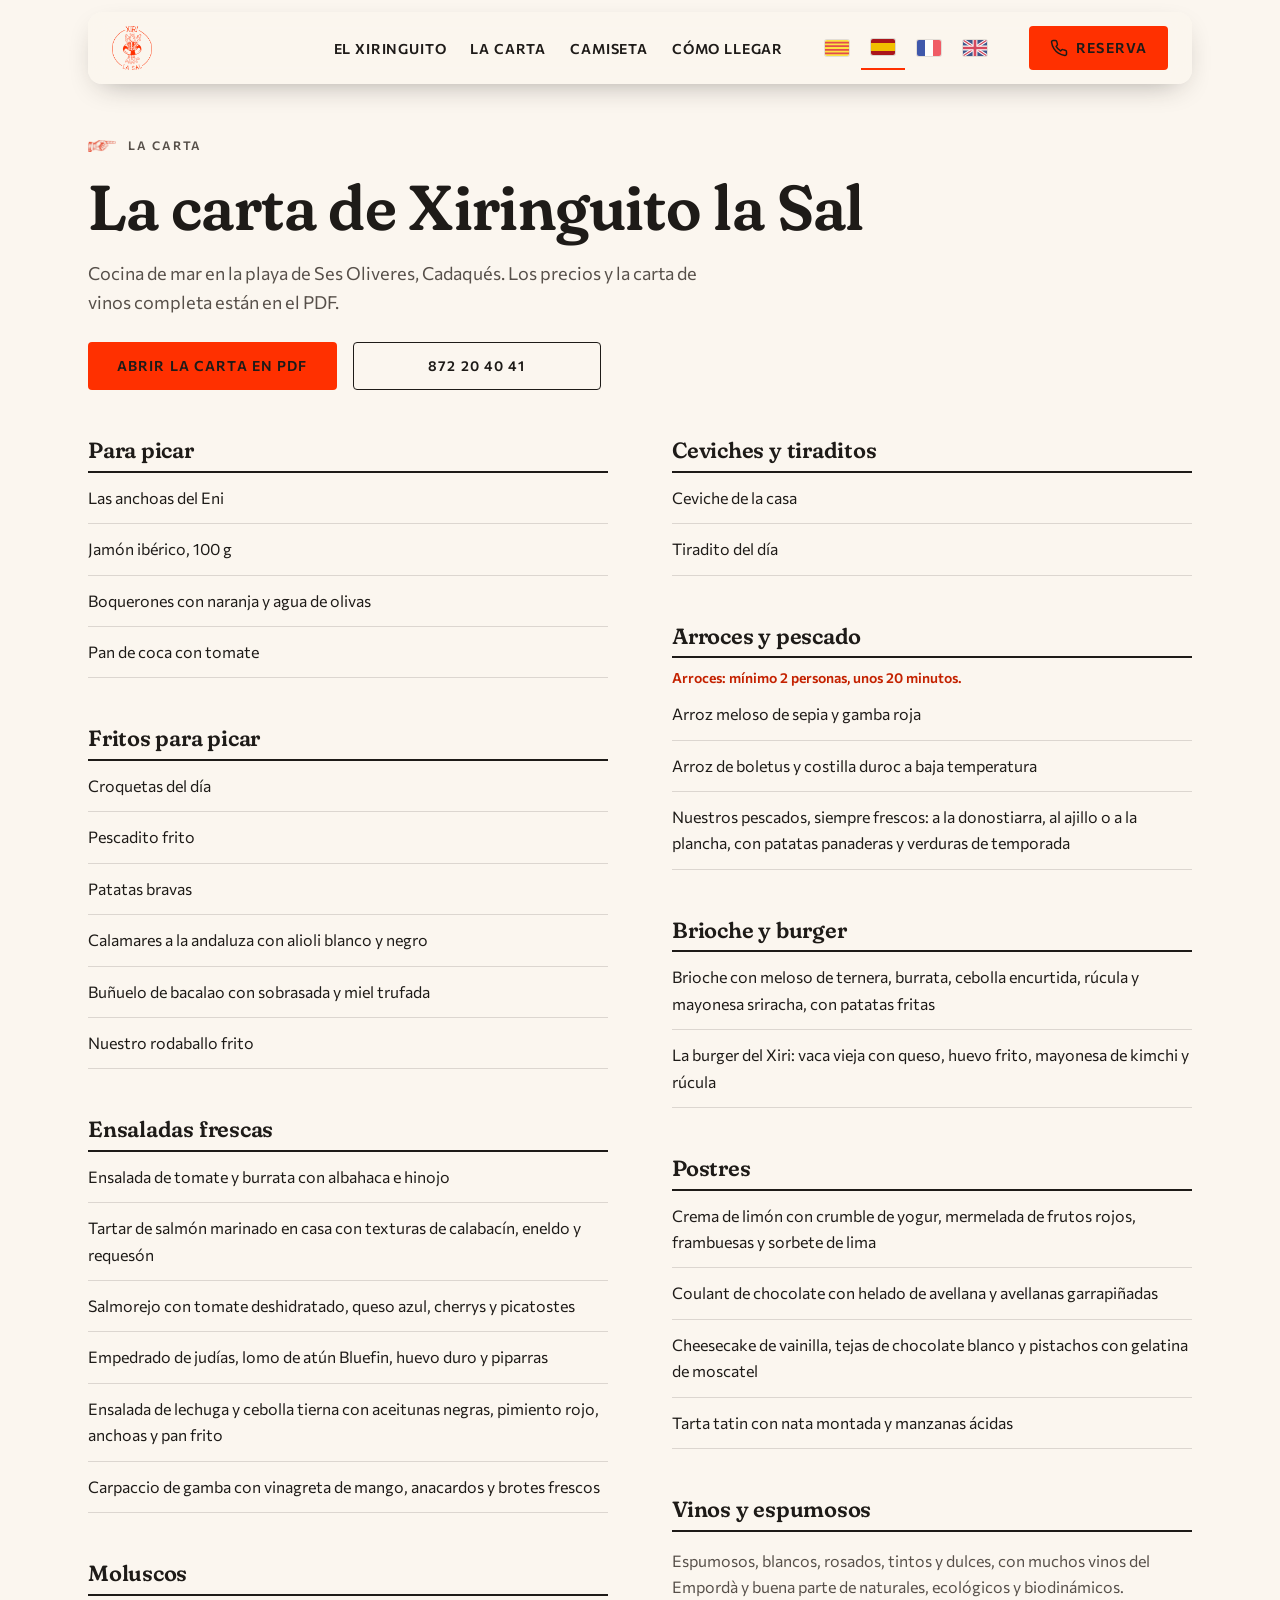
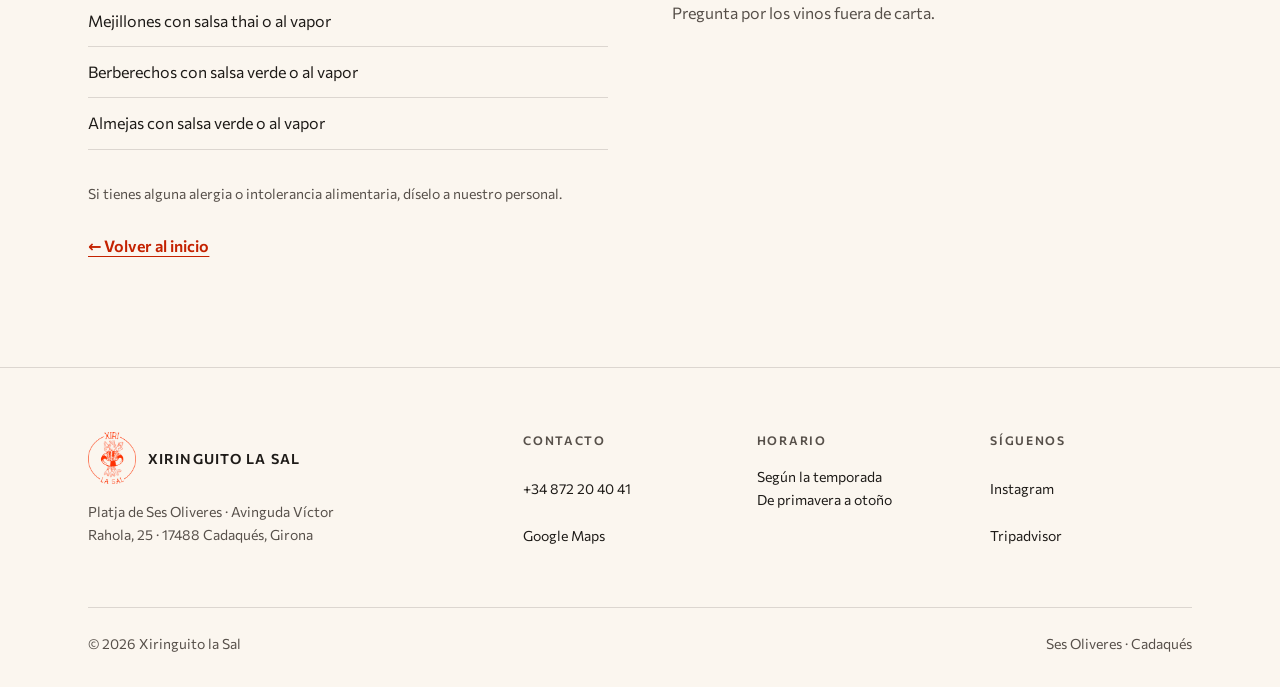
<file: es/carta/index.html>
<!DOCTYPE html>
<html lang="es">
<head>
<meta charset="UTF-8">
<script>document.documentElement.classList.add('js');</script>
<meta name="viewport" content="width=device-width, initial-scale=1, viewport-fit=cover">
<title>Carta · Xiringuito la Sal, chiringuito en Cadaqués</title>
<meta name="description" content="La carta de Xiringuito la Sal, en la playa de Ses Oliveres de Cadaqués: paella y arroces, pescado fresco, cosas para picar, ensaladas y postres.">
<meta name="robots" content="noindex">
<meta name="theme-color" content="#FBF6EF">
<link rel="canonical" href="https://www.xiringuitolasal.com/es/carta/">
<link rel="alternate" hreflang="ca" href="https://www.xiringuitolasal.com/carta/">
<link rel="alternate" hreflang="es" href="https://www.xiringuitolasal.com/es/carta/">
<link rel="alternate" hreflang="fr" href="https://www.xiringuitolasal.com/fr/carte/">
<link rel="alternate" hreflang="en" href="https://www.xiringuitolasal.com/en/menu/">
<link rel="alternate" hreflang="x-default" href="https://www.xiringuitolasal.com/en/menu/">
<meta property="og:url" content="https://www.xiringuitolasal.com/es/carta/">
<meta property="og:locale" content="es_ES">
<meta property="og:type" content="restaurant">
<meta property="og:title" content="Carta · Xiringuito la Sal, chiringuito en Cadaqués">
<meta property="og:description" content="La carta de Xiringuito la Sal, en la playa de Ses Oliveres de Cadaqués: paella y arroces, pescado fresco, cosas para picar, ensaladas y postres.">
<meta property="og:image" content="https://www.xiringuitolasal.com/assets/logo/og-terrassa-1200x630.jpg">
<link rel="icon" href="../../assets/logo/favicon-32.png" sizes="32x32">
<link rel="icon" href="../../assets/logo/favicon-512.png" sizes="512x512">
<link rel="apple-touch-icon" href="../../assets/logo/apple-touch-icon-180.png">
<link rel="preload" as="font" type="font/woff2" href="../../assets/fonts/fraunces-600-latin.woff2" crossorigin>
<link rel="preload" as="font" type="font/woff2" href="../../assets/fonts/commissioner-400-latin.woff2" crossorigin>
<link rel="stylesheet" href="../../assets/fonts/fonts.css">
<style>

:root{
  --bg:#FBF6EF;            
  --surface:#F1E7D9;       
  --text:#1E1B18;          
  --text-2:#57504A;        
  --line:rgba(30,27,24,.14);
  --accent:#FF3000;        /* taronja del logo: botons (text carbó a sobre, 4.58:1) */
  --accent-text:#C42200;   /* taronja per a text petit sobre clar (5.87:1) */
  --on-photo:#FFFFFF;

  --f-title:'Fraunces', Georgia, 'Times New Roman', serif;
  --f-text:'Commissioner', system-ui, -apple-system, 'Segoe UI', sans-serif;

  
  --fs-xs:.75rem;    
  --fs-sm:.875rem;   
  --fs-md:1rem;      
  --fs-lg:1.125rem;  
  --fs-xl:1.375rem;  
  --fs-2xl:clamp(1.75rem, 1.2rem + 1.6vw, 2.5rem);   
  --fs-3xl:clamp(2.25rem, 1.4rem + 3.2vw, 4rem);     

  
  --s1:8px; --s2:16px; --s3:24px; --s4:32px; --s5:48px; --s6:64px; --s7:96px; --s8:128px;
  --sec:96px;              
  --cab:calc(100vh - var(--nav-h));   
  --wrap:1200px;
  --gut:clamp(16px, 4vw, 48px);
  --nav-h:72px;
  --radius:4px;
}
*,*::before,*::after{box-sizing:border-box}
html{scroll-behavior:smooth;scroll-padding-top:var(--nav-h);-webkit-text-size-adjust:100%}
@media (prefers-reduced-motion: reduce){html{scroll-behavior:auto}*{transition:none!important;animation:none!important}}
body{margin:0;overflow-x:clip;background:var(--bg);color:var(--text);font:400 var(--fs-md)/1.65 var(--f-text);-webkit-font-smoothing:antialiased}
img{display:block;max-width:100%;height:auto}
a{color:inherit}
h1,h2,h3{font-family:var(--f-title);font-weight:600;line-height:1.12;letter-spacing:-.01em;margin:0;text-wrap:balance}
p{margin:0}
p+p{margin-top:var(--s2)}
.visually-hidden{position:absolute!important;width:1px;height:1px;overflow:hidden;clip:rect(0 0 0 0);white-space:nowrap}
.skip-link{position:absolute;left:var(--s2);top:-100px;z-index:100;background:var(--text);color:var(--bg);padding:var(--s1) var(--s2)}
.skip-link:focus{top:var(--s2)}
:focus-visible{outline:2px solid var(--accent-text);outline-offset:3px}
.wrap{max-width:var(--wrap);margin-inline:auto;padding-inline:var(--gut)}
.sec{padding-block:var(--sec);min-height:var(--cab);display:flex;flex-direction:column;justify-content:center}
.sec>.wrap{width:100%}
@supports (height:100svh){:root{--cab:calc(100svh - var(--nav-h))}}
@media (max-width:860px), (max-height:820px){:root{--sec:64px}}

.eyebrow{display:flex;align-items:center;gap:12px;margin-bottom:var(--s2);font-size:var(--fs-xs);font-weight:600;letter-spacing:.16em;text-transform:uppercase;color:var(--text-2)}
.eyebrow::before{content:"";width:28px;height:12px;flex:none;background:url("../../assets/img/ma.webp") left center/contain no-repeat}

.cap{display:flex;flex-wrap:wrap;align-items:flex-end;justify-content:space-between;gap:var(--s3) var(--s5);margin-bottom:var(--s5)}
.cap h2{font-size:var(--fs-2xl);max-width:22ch}
.cap p{margin-top:var(--s2);max-width:52ch;text-wrap:pretty;color:var(--text-2);font-size:var(--fs-lg)}
.cap-accions{display:flex;flex-wrap:wrap;align-items:center;gap:var(--s2)}

.cap p.broma,.sam-txt p.talla,.mom-cap p.broma{margin-top:var(--s1);font:italic 600 var(--fs-md)/1.4 var(--f-title);color:var(--accent-text)}

.cap-accions:has(.btn + .btn){display:grid;grid-auto-flow:column;grid-auto-columns:1fr}
@media (max-width:560px){ .cap-accions{width:100%;flex-wrap:nowrap} .cap-accions .btn{flex:1 1 0;padding-inline:12px;font-size:var(--fs-xs);letter-spacing:.06em} }
@media (max-height:820px) and (min-width:861px){ .cap{margin-bottom:var(--s4)} }

.btn{display:inline-flex;align-items:center;justify-content:center;gap:var(--s1);min-height:48px;padding:12px 28px;border:1px solid transparent;border-radius:var(--radius);
  font:600 var(--fs-sm)/1 var(--f-text);letter-spacing:.08em;text-transform:uppercase;text-decoration:none;cursor:pointer;transition:transform .16s cubic-bezier(.23,1,.32,1),background-color .2s,color .2s,border-color .2s}
.btn svg{width:18px;height:18px;flex:none}
.btn:active{transform:scale(.97)}
.btn-accent{background:var(--accent);color:var(--text)}
.btn-accent:hover{background:#E62B00}
.btn-line{border-color:currentColor;background:transparent}
.btn-line:hover{background:var(--text);color:var(--bg);border-color:var(--text)}
.on-photo .btn-line{color:var(--on-photo)}
.on-photo .btn-line:hover{background:var(--on-photo);color:var(--text);border-color:var(--on-photo)}
.link{display:inline-block;padding-block:12px;font-weight:600;color:var(--accent-text);text-decoration:underline;text-underline-offset:4px}
.link:hover{color:var(--text)}

.nav{position:fixed;top:12px;left:var(--gut);right:var(--gut);max-width:calc(var(--wrap) - 2 * var(--gut));margin-inline:auto;z-index:50;color:var(--text);
  background:rgba(251,246,239,.94);-webkit-backdrop-filter:blur(10px);backdrop-filter:blur(10px);border-radius:14px;box-shadow:0 10px 30px -14px rgba(30,27,24,.45);transition:transform .35s cubic-bezier(.2,.7,.2,1)}
.nav-in{height:var(--nav-h);display:flex;align-items:center;gap:var(--s4);padding-inline:var(--s3)}
.brand{display:flex;align-items:center;gap:12px;text-decoration:none;margin-right:auto;padding-right:var(--s3)}
.brand{min-height:44px}
.brand img{width:40px;height:44px;object-fit:contain}
.brand .logo-color{display:none}
.brand-nom{font:600 var(--fs-sm)/1.1 var(--f-text);letter-spacing:.08em;text-transform:uppercase}   
.nav .brand-nom{display:none}   
.nav-links{display:flex;gap:var(--s3);list-style:none;margin:0;padding:0}
.nav-links a,.brand-nom{white-space:nowrap}
.nav-links a{font-size:var(--fs-sm);font-weight:600;letter-spacing:.06em;text-transform:uppercase;text-decoration:none;padding-block:var(--s1);border-bottom:1px solid transparent}
.nav-links a:hover{border-bottom-color:var(--accent)}
.nav-links a:focus:not(:focus-visible){border-bottom-color:transparent}
.lang{display:flex;gap:2px}
.lang button,.lang a{min-width:44px;min-height:44px;padding:0 6px;border:0;background:none;color:inherit;font:600 var(--fs-xs)/1 var(--f-text);letter-spacing:.08em;cursor:pointer;opacity:.75;border-bottom:1px solid transparent;text-decoration:none;display:inline-flex;align-items:center;justify-content:center}
.lang [aria-pressed="true"],.lang [aria-current="page"]{opacity:1;border-bottom:2px solid var(--accent)}
.lang svg{width:24px;height:16px;border-radius:2px;box-shadow:0 0 0 1px rgba(30,27,24,.15)}
.lang a:hover{opacity:1}
.nav .btn{min-height:44px;padding:12px 20px}
.nav.obert{background:var(--bg)}
.nav.solid .logo-blanc,.nav.obert .logo-blanc{display:none}
.nav.solid .logo-color,.nav.obert .logo-color{display:block}
.nav.amagat{transform:translateY(calc(-100% - 16px))}

.menu{display:contents}
.menu-xarxes{display:none}
.hamb{display:none}

.nav-in>nav,.menu>nav{order:1}
.nav-in>.lang{order:2}
.menu>.btn{order:3}
.hamb{order:4}
.nav-tel{display:none}
@media (max-width:960px){
  .nav-in{gap:var(--s1);padding-inline:var(--s2)}
  .brand{margin-right:auto}
  .brand,.nav-tel,.hamb{flex:none}
  .brand{min-width:44px}
  .nav-tel{order:3;display:grid;place-items:center;width:44px;height:44px;border-radius:50%;background:var(--accent);color:var(--text)}
  .nav-tel svg{width:20px;height:20px}
  .nav-in>.lang button,.nav-in>.lang a{min-width:44px}
  .lang{flex:none}
  .hamb{display:grid;place-content:center;gap:6px;width:44px;height:44px;margin-right:-10px;padding:0;border:0;background:none;color:inherit;cursor:pointer}
  .hamb span{display:block;width:24px;height:2px;background:currentColor;transition:transform .3s,opacity .2s}
  .nav.obert .hamb span:nth-child(1){transform:translateY(8px) rotate(45deg)}
  .nav.obert .hamb span:nth-child(2){opacity:0}
  .nav.obert .hamb span:nth-child(3){transform:translateY(-8px) rotate(-45deg)}
  .menu{position:fixed;top:calc(var(--nav-h) + 20px);left:var(--gut);right:var(--gut);border-radius:14px;display:none;flex-direction:column;gap:var(--s4);max-height:calc(100vh - var(--nav-h));overflow-y:auto;
    padding:var(--s4) var(--s3) var(--s5);background:var(--bg);color:var(--text);box-shadow:0 12px 24px -12px rgba(30,27,24,.25)}
  .nav.obert .menu{display:flex}
  .nav-links{flex-direction:column;gap:0}
  .nav-links a{display:block;padding:14px 0;border-bottom:1px solid var(--line);font:600 var(--fs-xl)/1.2 var(--f-title);letter-spacing:0;text-transform:none}
  .nav-links a:hover{border-bottom-color:var(--line);color:var(--accent-text)}
  .nav-in>.lang{gap:0}
  .menu .btn{width:100%;min-height:52px}
  .menu-xarxes{order:4;display:flex;justify-content:center;gap:var(--s5);list-style:none;margin:0;padding:0}
  .menu-xarxes a{display:inline-flex;align-items:center;gap:var(--s1);min-height:44px;text-decoration:none;font-weight:600;font-size:var(--fs-sm)}
  .menu-xarxes a:hover{color:var(--accent-text)}
  .menu-xarxes svg{width:22px;height:22px}
  .nav.obert .nav-tel{visibility:hidden}
  .menu .btn .btn-txt{display:inline}
}
@media (max-width:560px){
  .brand-nom{display:none}
  .nav-in{gap:2px;padding-inline:8px}
  .nav-in>.lang{gap:0}
  .brand{min-width:40px}
  .nav-in>.lang button,.nav-in>.lang a{min-width:44px;padding:0}
  .hamb{margin-right:0}
}
@media (max-width:400px){ .nav-in>.lang button,.nav-in>.lang a{min-width:40px} }

.franja{display:flex;flex-wrap:wrap;align-items:center;justify-content:center;gap:var(--s1) var(--s3);min-height:72px;padding:var(--s2) var(--gut);background:var(--accent);color:var(--text);text-decoration:none;text-align:center}
.franja span{font-size:var(--fs-sm);font-weight:600;letter-spacing:.14em;text-transform:uppercase}
.franja strong{font:600 var(--fs-xl)/1 var(--f-title);letter-spacing:.02em}
.franja svg{width:22px;height:22px}
.franja-num{display:inline-flex;align-items:center;gap:12px;white-space:nowrap}
@media (max-width:560px){ .franja{flex-direction:column;gap:4px;padding:var(--s2) var(--gut)} .franja span{font-size:var(--fs-xs);letter-spacing:.12em} }
.franja:hover strong{text-decoration:underline;text-underline-offset:5px}

.split{display:grid;grid-template-columns:minmax(0,5fr) minmax(0,7fr);min-height:var(--cab)}

.split-txt{display:flex;flex-direction:column;justify-content:center;padding:var(--sec) clamp(24px, 6vw, 96px)}
.split-txt>*{width:100%;max-width:460px;margin-inline:auto}
.split-txt h2{font-size:var(--fs-2xl);max-width:18ch}
.split-txt h1{font-size:var(--fs-2xl);max-width:18ch}

main > .split:first-child{margin-top:0}
main > .split:first-child .split-txt{padding-top:calc(var(--nav-h) + 12px + var(--sec))}
.split-txt p{margin-top:var(--s3);max-width:44ch;color:var(--text-2);font-size:var(--fs-lg)}
.split-txt p+p{margin-top:var(--s2)}
.split-txt .accions{margin-top:var(--s4);display:flex;flex-wrap:wrap;gap:var(--s2);align-items:center}
.split-img{position:relative;min-height:320px}
.split-img img{position:absolute;inset:0;width:100%;height:100%;object-fit:cover}
.split.fosc .split-txt{background:var(--surface)}
@media (max-width:860px){
  .split.primer .split-img{margin-top:0}
  main > .split:first-child .split-txt{padding-top:var(--s6)}
  .split{grid-template-columns:minmax(0,1fr);grid-template-rows:auto 1fr;min-height:var(--cab)}
  .split-img{order:-1;aspect-ratio:16/10;min-height:0}
  .split-txt{padding:var(--s6) var(--gut)}
}

.ambient-grid{display:grid;grid-template-columns:repeat(5,minmax(0,1fr));grid-template-rows:repeat(2,minmax(0,1fr));gap:var(--s2);
  height:clamp(400px, calc(var(--cab) - 2 * var(--sec) - 212px), 680px);list-style:none;margin:0;padding:0}
.ambient-grid li{position:relative;overflow:hidden;background:var(--surface)}
.ambient-grid li.alt{grid-row:span 2}
.ambient-grid img{position:absolute;inset:0;width:100%;height:100%;object-fit:cover;transition:transform .5s cubic-bezier(.23,1,.32,1)}
@media (hover:hover) and (pointer:fine){.ambient-grid li:hover img{transform:scale(1.04)}}
@media (max-width:860px){
  .ambient-grid{grid-template-columns:repeat(2,minmax(0,1fr));grid-template-rows:none;grid-auto-rows:180px;height:auto}
  .ambient-grid li.alt{grid-row:span 2}
}

.banda{position:relative;display:grid;place-items:center;min-height:min(72vh,640px);padding:var(--sec) var(--gut);text-align:center;color:var(--on-photo);overflow:hidden}
.banda>img{position:absolute;inset:0;width:100%;height:100%;object-fit:cover}
.banda::after{content:"";position:absolute;inset:0;background:rgba(20,16,12,.5)}
.banda-in{position:relative;z-index:1;max-width:720px;display:flex;flex-direction:column;align-items:center}
.banda h2{font-size:var(--fs-2xl)}
.banda p{margin-top:var(--s3);font-size:var(--fs-lg)}
.banda .accions{margin-top:var(--s4);display:flex;flex-wrap:wrap;justify-content:center;gap:var(--s2)}

.carta-sec-web{background:var(--surface);--sec:var(--s6)}
.carta-sec-web .cap h2{max-width:none}
.carta-sec-web .cap{margin-bottom:var(--s4)}

.plats{display:flex;gap:var(--s3);overflow-x:auto;scroll-snap-type:x mandatory;scrollbar-width:none;list-style:none;margin:0 calc((100% - var(--vw, 100vw)) / 2) 0 0;padding:0 var(--gut) 0 0;
  --ph:clamp(360px, calc(var(--cab) - 2 * var(--sec) - 250px), 640px)}
.plats::-webkit-scrollbar{display:none}
.plat{flex:0 0 calc(var(--ph) * .8);scroll-snap-align:start}

.plat a{position:relative;display:flex;flex-direction:column;justify-content:flex-end;height:var(--ph);width:100%;padding:var(--s4) var(--s3);overflow:hidden;color:var(--on-photo);text-decoration:none;background:var(--surface)}
.plat .ph{position:absolute;inset:0}
.plat .ph::after{content:"";position:absolute;inset:0;background:linear-gradient(180deg,rgba(20,16,12,0) 35%,rgba(20,16,12,.72) 100%)}
.plat img{width:100%;height:100%;object-fit:cover;transition:transform .4s cubic-bezier(.23,1,.32,1)}
@media (hover:hover) and (pointer:fine){.plat a:hover img{transform:scale(1.04)}}
.plat h3,.plat small{position:relative;z-index:1}
.plat h3{font:600 clamp(1.375rem, 1rem + .8vw, 1.75rem)/1.2 var(--f-title);text-shadow:0 1px 8px rgba(0,0,0,.35)}
.plat small{order:-1;margin-bottom:4px;font-size:var(--fs-xs);font-weight:600;letter-spacing:.12em;text-transform:uppercase;opacity:.9}
.plat-nota{display:flex;flex-direction:column;justify-content:center;gap:var(--s1);padding:var(--s3);background:var(--surface)}
.plat-nota h3{font-size:var(--fs-xl);margin-bottom:var(--s1)}
.plat-nota p{color:var(--text-2);font-size:var(--fs-sm);line-height:1.5}
.plat-nota p+p{margin-top:0}

@media (max-width:960px){
  .plats{gap:var(--s2);overscroll-behavior-x:contain}
  .plat,.plat-nota{flex:0 0 84%}
  .plat a{height:auto;aspect-ratio:4/5;max-height:min(64vh,560px)}
}

.punts{display:none}
@media (max-width:960px){
  .punts{display:flex;justify-content:center;gap:var(--s1);margin-top:var(--s3)}
  .punts span{width:8px;height:8px;border-radius:50%;background:#CFC6BA;transition:background-color .2s,transform .2s}
  .punts span.on{background:var(--text-2);transform:scale(1.25)}
}

.opinions{background:var(--bg)}
.ressenyes{display:grid;grid-template-columns:repeat(3,1fr);gap:var(--s3);list-style:none;margin:0;padding:0}
.ressenya[hidden]{display:none}
.ressenyes{padding-top:var(--s2)}
.ressenya{position:relative;display:flex;flex-direction:column;gap:var(--s2);padding:var(--s5) var(--s4) var(--s4);background:#FFFDF8;
  box-shadow:0 1px 2px rgba(30,27,24,.08),0 12px 24px -12px rgba(30,27,24,.28);rotate:var(--gir,0deg)}
.ressenya:nth-child(3n+1){--gir:-1.2deg}
.ressenya:nth-child(3n+2){--gir:.9deg}
.ressenya:nth-child(3n){--gir:-.5deg}

.ressenya::before{content:"";position:absolute;top:-14px;left:50%;width:104px;height:30px;translate:-50% 0;rotate:calc(var(--gir,0deg) * -2.5 - 2deg);
  background:linear-gradient(180deg,rgba(255,255,255,.35),rgba(255,255,255,0) 60%),rgba(236,226,200,.72);box-shadow:0 1px 2px rgba(30,27,24,.12);
  clip-path:polygon(0 4%,4% 0,8% 6%,12% 0,88% 0,92% 5%,96% 0,100% 6%,100% 94%,96% 100%,92% 95%,88% 100%,12% 100%,8% 94%,4% 100%,0 95%)}
.ressenya .estrelles{color:var(--accent-text);letter-spacing:.12em;font-size:var(--fs-md)}
.ressenya blockquote{margin:0;flex:1;font:600 var(--fs-lg)/1.5 var(--f-title)}
.ressenya footer{font-size:var(--fs-sm);color:var(--text-2)}
.ressenya footer b{color:var(--text);font-weight:600}
.ressenya .trad{font-style:italic}
.ressenya.entra{animation:entra .35s cubic-bezier(.23,1,.32,1) both}
@keyframes entra{from{opacity:0;translate:0 8px}to{opacity:1;translate:0 0}}
.opinions-peu{margin-top:var(--s4);text-align:right}
.fletxa{width:48px;height:48px;display:grid;place-items:center;border:1px solid var(--text);border-radius:50%;background:none;color:var(--text);cursor:pointer}
.fletxa{transition:transform .16s cubic-bezier(.23,1,.32,1),background-color .2s,color .2s}
.fletxa:active{transform:scale(.97)}
.fletxa:hover{background:var(--text);color:var(--bg)}
.fletxa svg{width:20px;height:20px}
@media (max-width:1000px){ .ressenyes{grid-template-columns:repeat(2,1fr)} }
@media (max-width:640px){ .ressenyes{grid-template-columns:1fr} .opinions-peu{text-align:left} }

.samarreta{background:#F4EDE3}
.sam-grid{display:grid;grid-template-columns:minmax(0,1.12fr) minmax(0,1fr);gap:clamp(40px,6vw,96px);align-items:center}
.sam-media{display:grid;grid-template-columns:minmax(0,2.35fr) minmax(0,1fr);gap:var(--s2);align-items:end;min-width:0}
.sam-film{margin:0;min-width:0}
.sam-film video{display:block;width:100%;aspect-ratio:9/16;max-height:620px;object-fit:cover;background:#e6dfd2;box-shadow:0 14px 34px rgba(45,32,22,.16)}
.sam-film figcaption{display:flex;align-items:baseline;gap:8px;margin-top:12px;font:600 var(--fs-sm)/1.35 var(--f-text)}
.sam-film figcaption small{font:500 var(--fs-xs)/1.35 var(--f-text);color:var(--text-2)}
.sam-film-prev video{max-height:325px}
.sam-film-prev figcaption{display:block}
.sam-film-prev figcaption small{display:block;margin-top:2px}
.sam-txt h2{font-size:clamp(2.25rem,1.5rem + 2.8vw,3.75rem);line-height:1.04;text-transform:uppercase}
.sam-txt h2 em{font-style:italic;color:var(--accent-text)}
.sam-txt>p{margin-top:var(--s3);max-width:44ch;font-size:var(--fs-lg);font-weight:500}
.preu{margin-top:var(--s4);display:flex;align-items:baseline;gap:var(--s2);flex-wrap:wrap}
.preu strong{font:600 clamp(2.5rem, 1.8rem + 2vw, 3.5rem)/1 var(--f-title);color:var(--accent-text)}
.preu span{font-size:var(--fs-sm);font-weight:600}
.sam-txt .accions{margin-top:var(--s3)}
.btn-fosc{background:var(--text);color:var(--bg)}
.btn-fosc:hover{background:#000}
.sam-txt p.talla{margin-top:var(--s2)}
.sam-txt p.avis-copiat{margin-top:var(--s1);font-size:var(--fs-sm)}
@media (max-width:860px){
  .sam-grid{grid-template-columns:1fr;gap:var(--s5)}
  .sam-media{width:min(100%,560px);margin-inline:auto}
  .sam-film video{max-height:560px}
  .sam-film-prev video{max-height:300px}
}
@media (max-width:480px){
  .sam-grid{gap:var(--s4)}
  .sam-media{grid-template-columns:minmax(0,2.1fr) minmax(0,1fr);gap:12px}
  .sam-film video{max-height:440px}
  .sam-film-prev video{max-height:230px}
  .sam-film figcaption{font-size:var(--fs-xs)}
  .sam-txt h2{font-size:clamp(2.1rem,9vw,3rem)}
}

.ig-sec{background:var(--surface)}
.posts{display:grid;grid-template-columns:repeat(5,1fr);gap:var(--s2);list-style:none;margin:0;padding:0}
.post a{position:relative;display:block;aspect-ratio:4/5;overflow:hidden;background:var(--surface)}
.post img{width:100%;height:100%;object-fit:cover;transition:transform .4s cubic-bezier(.23,1,.32,1)}
@media (hover:hover) and (pointer:fine){.post a:hover img{transform:scale(1.04)}}
.post .ig{position:absolute;top:12px;right:12px;width:28px;height:28px;color:#fff;filter:drop-shadow(0 1px 3px rgba(0,0,0,.4))}

.separador{display:flex;align-items:flex-end;gap:var(--s3);margin-top:var(--s5)}
.separador span{flex:1;height:1px;background:var(--line);margin-bottom:var(--s1)}
.separador img{width:auto;height:clamp(80px, calc(var(--cab) - 2 * var(--sec) - 480px), 160px)}
@media (max-width:900px){ .separador img{height:112px} }
@media (max-width:900px){
  .posts{display:flex;overflow-x:auto;scroll-snap-type:x mandatory;margin-inline:calc(var(--gut) * -1);padding-inline:var(--gut);scroll-padding-inline:var(--gut);scrollbar-width:none}
  .posts::-webkit-scrollbar{display:none}
  .post{flex:0 0 min(60vw,280px);scroll-snap-align:start}
}

.faq{background:var(--bg)}
.faq-grid{display:grid;grid-template-columns:minmax(0,5fr) minmax(0,7fr);gap:var(--s6);align-items:center}
.cap-faq h2{font-size:var(--fs-2xl);max-width:16ch}
.cap-faq p{margin-top:var(--s2);color:var(--text-2);font-size:var(--fs-lg)}
.cap-faq .btn{margin-top:var(--s4)}
.cap-faq{display:flex;flex-direction:column;align-items:flex-start}
.faq-il{margin-top:var(--s5);width:auto;height:clamp(120px, calc(var(--cab) - 2 * var(--sec) - 360px), 240px)}
@media (max-width:860px){ .faq-il{display:none} }
.faq-llista{border-top:1px solid var(--line)}
.faq-llista details{border-bottom:1px solid var(--line)}
.faq-llista summary{display:flex;justify-content:space-between;align-items:center;gap:var(--s2);min-height:56px;padding:var(--s2) 0;cursor:pointer;list-style:none;font:600 var(--fs-lg)/1.3 var(--f-title)}
.faq-llista summary::-webkit-details-marker{display:none}
.faq-llista summary::after{content:"+";flex:none;font:400 1.5rem/1 var(--f-text);transition:transform .2s cubic-bezier(.23,1,.32,1)}
.faq-llista details[open] summary::after{transform:rotate(45deg)}
.faq-llista details p{padding:0 0 var(--s3);max-width:60ch;color:var(--text-2)}
@media (max-width:860px){ .faq-grid{grid-template-columns:minmax(0,1fr);gap:var(--s4)} }

.arribar{background:var(--surface);color:var(--text)}   
.arribar .eyebrow{color:var(--text-2)}
.arribar .wrap{display:grid;grid-template-columns:minmax(0,1fr) minmax(0,1fr);gap:var(--s6);align-items:center}
.arribar h2{font-size:var(--fs-2xl);max-width:18ch}
.dades{margin-top:var(--s4);display:grid;gap:var(--s2)}
.dada{display:grid;gap:4px;padding-top:var(--s2);border-top:1px solid var(--line)}
.dada b{font-size:var(--fs-xs);font-weight:600;letter-spacing:.14em;text-transform:uppercase;color:var(--text-2)}
.dada a,.dada span{font-size:var(--fs-lg);text-decoration:none}
.dada a{padding-block:12px}
.dada a:hover{text-decoration:underline;text-underline-offset:4px}
.dada .tel{font:600 var(--fs-xl)/1.2 var(--f-title)}
.rosa{display:grid;justify-items:center;gap:var(--s2);text-decoration:none;color:var(--text)}
.rosa svg{width:min(100%,440px);max-height:calc(var(--cab) - 2 * var(--sec) - 48px);height:auto;overflow:visible}
.rosa .vent{font:600 10px var(--f-text);letter-spacing:.16em;text-transform:uppercase;fill:var(--text-2)}
.rosa .vent.nord{fill:var(--accent-text);font-size:12px}
.rosa .cta{font:600 var(--fs-sm)/1 var(--f-text);letter-spacing:.08em;text-transform:uppercase;color:var(--accent-text);padding-block:12px}
.rosa:hover .cta{text-decoration:underline;text-underline-offset:5px}
@media (max-width:860px){ .arribar .wrap{grid-template-columns:1fr} .rosa{justify-self:center} .rosa svg{width:min(100%,150px);max-height:none} .arribar .wrap{gap:var(--s3)} }

.peu-web{background:var(--bg);border-top:1px solid var(--line);padding-block:var(--s6) var(--s4);font-size:var(--fs-sm)}
.peu-grid{display:grid;grid-template-columns:2fr 1fr 1fr 1fr;gap:var(--s4)}
.peu-web .brand{color:var(--text)}
.peu-web .brand img{width:48px;height:52px}
.peu-web h3{font:600 var(--fs-xs)/1.4 var(--f-text);letter-spacing:.14em;text-transform:uppercase;color:var(--text-2);margin-bottom:var(--s2)}
.peu-web ul{list-style:none;margin:0;padding:0;display:grid;gap:0}
.peu-web li a{display:inline-block;padding-block:12px}
.peu-web a{text-decoration:none}
.peu-web a:hover{text-decoration:underline;text-underline-offset:3px}
.peu-adr{margin-top:var(--s2);color:var(--text-2);max-width:32ch}
.peu-baix{margin-top:var(--s5);padding-top:var(--s3);border-top:1px solid var(--line);display:flex;flex-wrap:wrap;justify-content:space-between;gap:var(--s2);color:var(--text-2)}
@media (max-width:860px){ .peu-grid{grid-template-columns:1fr 1fr} .peu-marca{grid-column:1/-1} }

.dianit{position:relative;background:var(--text);color:var(--on-photo)}
.dn-panel{position:relative;height:100vh;display:grid;place-items:center;overflow:hidden;text-align:center;padding-inline:var(--gut)}
@supports (height:100svh){ .dn-panel{height:100svh} }
.dn-panel>img{position:absolute;inset:0;width:100%;height:100%;object-fit:cover}
.dn-panel::after{content:"";position:absolute;inset:0;background:rgba(20,16,12,.48)}
.dn-txt{position:relative;z-index:1}
.dn-txt h3{font:600 clamp(3rem, 1rem + 8vw, 8.5rem)/.95 var(--f-title);text-transform:uppercase;letter-spacing:.02em}
.dn-txt p{margin-top:var(--s2);font:italic 600 clamp(1.125rem, .9rem + 1vw, 1.75rem)/1.3 var(--f-title);color:var(--surface);text-shadow:0 1px 12px rgba(0,0,0,.45)}
.dn-linia{display:none}
.anim .dianit{height:280vh}
.anim .dn-sticky{position:sticky;top:0;height:100vh;overflow:hidden}
@supports (height:100svh){ .anim .dn-sticky{height:100svh} }
.anim .dn-panel{position:absolute;inset:0;height:auto}
.anim .dn-nit{opacity:0}
.anim .dn-linia{display:block;position:absolute;left:50%;bottom:var(--s6);z-index:2;width:160px;height:1px;translate:-50% 0;background:rgba(255,255,255,.35)}
.dn-linia span{display:block;height:100%;background:var(--on-photo);transform-origin:left;scale:0 1}

.moments{background:var(--bg)}
.mom-grid{display:grid;grid-template-columns:minmax(0,5fr) minmax(0,3fr) minmax(0,4fr);gap:var(--s5);align-items:center}
.mom-cap h2{font-size:var(--fs-2xl);max-width:16ch}
.mom-cap p{margin-top:var(--s2);max-width:40ch;color:var(--text-2);font-size:var(--fs-lg);text-wrap:pretty}
.mom-llista{list-style:none;margin:0;padding:0;display:grid;gap:4px;justify-items:end;text-align:right}
.mom-b{min-height:44px;padding:var(--s1) 0;border:0;background:none;cursor:pointer;color:var(--text);opacity:.32;font:600 var(--fs-sm)/1.3 var(--f-text);letter-spacing:.14em;text-transform:uppercase;text-align:right;transition:opacity .3s,color .3s}
.mom-b:hover{opacity:.7}
.mom-b[aria-pressed="true"]{opacity:1;color:var(--accent-text)}
.mom-polaroid{position:relative;justify-self:center;width:min(100%, calc((var(--cab) - 2 * var(--sec) - 96px) * .8));margin:0;padding:var(--s2) var(--s2) 0;background:#FFFDF8;rotate:2deg;
  box-shadow:0 1px 2px rgba(30,27,24,.08),0 24px 40px -20px rgba(30,27,24,.4)}
.mom-fotos{position:relative;aspect-ratio:4/5;overflow:hidden;background:var(--surface)}
.mom-f{position:absolute;inset:0;margin:0;opacity:0;transition:opacity .5s ease}
.mom-f.on{opacity:1}
.mom-f img{width:100%;height:100%;object-fit:cover;scale:1.06;transition:scale 1.2s cubic-bezier(.2,.7,.2,1)}
.mom-f.on img{scale:1}
.mom-peu{position:relative;min-height:72px}
.mom-peu figcaption{position:absolute;inset:0;display:flex;justify-content:space-between;align-items:center;gap:var(--s2);opacity:0;transition:opacity .4s}
.mom-peu figcaption.on{opacity:1}
.mom-data{white-space:nowrap;font:600 var(--fs-xs)/1.4 var(--f-text);letter-spacing:.14em;text-transform:uppercase;color:var(--text-2)}
.mom-nota{font:italic 600 var(--fs-md)/1.3 var(--f-title);color:var(--accent-text);text-align:right}
@media (max-width:860px){
  .mom-grid{grid-template-columns:minmax(0,1fr);gap:var(--s4)}
  .mom-polaroid{width:min(86%,360px);order:2}
  .mom-llista{order:3;justify-items:start;text-align:left}
  .mom-b{text-align:left}
}

.cortina .tapa{position:sticky;top:var(--top,0px);z-index:1}
.cortina .tapa::after{content:"";position:absolute;inset:0;z-index:20;background:#14100C;opacity:var(--fosc,0);pointer-events:none}
.cortina .puja{position:relative;z-index:2;box-shadow:0 -24px 48px -28px rgba(20,16,12,.55)}

.cortina :is(main section[id], main .franja):not(.tapa){position:relative;z-index:2}

.anim-h .carta-sec-web{display:block;padding:0;min-height:0}
.anim-h .carta-pin{position:sticky;top:0;min-height:100vh;display:flex;flex-direction:column;justify-content:center;padding-block:calc(var(--nav-h) + var(--s4)) var(--s5);overflow:hidden}
.anim-h .carta-pin>.wrap{width:100%}
.anim-h .plats{overflow:visible;scroll-snap-type:none;will-change:transform}


/* ---------- Pàgina de la carta en text ---------- */
.carta-pag{padding-top:calc(var(--nav-h) + var(--s6))}
.carta-pag h1{font-size:var(--fs-3xl);max-width:20ch}
.carta-seccions{columns:2;column-gap:var(--s6)}
.carta-sec{break-inside:avoid;margin-bottom:var(--s5)}
.carta-sec h2{font-size:var(--fs-xl);padding-bottom:var(--s1);border-bottom:2px solid var(--text)}
.carta-sec ul{list-style:none;margin:0;padding:0}
.carta-sec li{padding:12px 0;border-bottom:1px solid var(--line)}
.carta-sec .carta-nota{margin-top:var(--s1);color:var(--accent-text);font-size:var(--fs-sm);font-weight:600}
.carta-sec p.vins{margin-top:var(--s2);color:var(--text-2)}
.carta-peu{margin-top:var(--s4);color:var(--text-2);font-size:var(--fs-sm)}
@media (max-width:760px){ .carta-seccions{columns:1} }
</style>
<script type="application/ld+json">
{
 "@context": "https://schema.org",
 "@graph": [
  {
   "@type": "Restaurant",
   "@id": "https://www.xiringuitolasal.com/#restaurant",
   "name": "Xiringuito la Sal",
   "alternateName": [
    "La Sal Es Xiringuito Ses Oliveres",
    "Xiri la Sal"
   ],
   "description": "Chiringuito en la playa de Ses Oliveres, Cadaqués: paella, pescado fresco y terraza frente a la bahía. De marzo a octubre. Reservas: +34 872 20 40 41",
   "url": "https://www.xiringuitolasal.com/es/",
   "telephone": "+34872204041",
   "image": [
    "https://www.xiringuitolasal.com/assets/img/hero-2400.webp",
    "https://www.xiringuitolasal.com/assets/logo/og-terrassa-1200x630.jpg"
   ],
   "logo": "https://www.xiringuitolasal.com/assets/logo/favicon-512.png",
   "address": {
    "@type": "PostalAddress",
    "streetAddress": "Avinguda Víctor Rahola, 25",
    "addressLocality": "Cadaqués",
    "postalCode": "17488",
    "addressRegion": "Girona",
    "addressCountry": "ES"
   },
   "geo": {
    "@type": "GeoCoordinates",
    "latitude": 42.2857466,
    "longitude": 3.2851119
   },
   "hasMap": "https://maps.app.goo.gl/VqkFJobXDxhRsfKD7",
   "servesCuisine": [
    "Mediterránea",
    "Pescado y marisco",
    "Arroces",
    "Tapas"
   ],
   "priceRange": "€€",
   "acceptsReservations": true,
   "hasMenu": "https://www.xiringuitolasal.com/es/carta/#menu",
   "sameAs": [
    "https://www.instagram.com/xiringuitolasal/",
    "https://www.tripadvisor.es/Restaurant_Review-g580326-d12834000-Reviews-Xiringuito_La_Sal-Cadaques_Costa_Brava_Province_of_Girona_Catalonia.html"
   ]
  },
  {
   "@type": "WebSite",
   "@id": "https://www.xiringuitolasal.com/#web",
   "name": "Xiringuito la Sal",
   "url": "https://www.xiringuitolasal.com/",
   "inLanguage": [
    "ca",
    "es",
    "fr",
    "en"
   ]
  },
  {
   "@type": "Menu",
   "@id": "https://www.xiringuitolasal.com/es/carta/#menu",
   "name": "La carta de Xiringuito la Sal",
   "inLanguage": "es",
   "url": "https://www.xiringuitolasal.com/es/carta/",
   "hasMenuSection": [
    {
     "@type": "MenuSection",
     "name": "Para picar",
     "hasMenuItem": [
      {
       "@type": "MenuItem",
       "name": "Las anchoas del Eni"
      },
      {
       "@type": "MenuItem",
       "name": "Jamón ibérico, 100 g"
      },
      {
       "@type": "MenuItem",
       "name": "Boquerones con naranja y agua de olivas"
      },
      {
       "@type": "MenuItem",
       "name": "Pan de coca con tomate"
      }
     ]
    },
    {
     "@type": "MenuSection",
     "name": "Fritos para picar",
     "hasMenuItem": [
      {
       "@type": "MenuItem",
       "name": "Croquetas del día"
      },
      {
       "@type": "MenuItem",
       "name": "Pescadito frito"
      },
      {
       "@type": "MenuItem",
       "name": "Patatas bravas"
      },
      {
       "@type": "MenuItem",
       "name": "Calamares a la andaluza con alioli blanco y negro"
      },
      {
       "@type": "MenuItem",
       "name": "Buñuelo de bacalao con sobrasada y miel trufada"
      },
      {
       "@type": "MenuItem",
       "name": "Nuestro rodaballo frito"
      }
     ]
    },
    {
     "@type": "MenuSection",
     "name": "Ensaladas frescas",
     "hasMenuItem": [
      {
       "@type": "MenuItem",
       "name": "Ensalada de tomate y burrata con albahaca e hinojo"
      },
      {
       "@type": "MenuItem",
       "name": "Tartar de salmón marinado en casa con texturas de calabacín, eneldo y requesón"
      },
      {
       "@type": "MenuItem",
       "name": "Salmorejo con tomate deshidratado, queso azul, cherrys y picatostes"
      },
      {
       "@type": "MenuItem",
       "name": "Empedrado de judías, lomo de atún Bluefin, huevo duro y piparras"
      },
      {
       "@type": "MenuItem",
       "name": "Ensalada de lechuga y cebolla tierna con aceitunas negras, pimiento rojo, anchoas y pan frito"
      },
      {
       "@type": "MenuItem",
       "name": "Carpaccio de gamba con vinagreta de mango, anacardos y brotes frescos"
      }
     ]
    },
    {
     "@type": "MenuSection",
     "name": "Moluscos",
     "hasMenuItem": [
      {
       "@type": "MenuItem",
       "name": "Mejillones con salsa thai o al vapor"
      },
      {
       "@type": "MenuItem",
       "name": "Berberechos con salsa verde o al vapor"
      },
      {
       "@type": "MenuItem",
       "name": "Almejas con salsa verde o al vapor"
      }
     ]
    },
    {
     "@type": "MenuSection",
     "name": "Ceviches y tiraditos",
     "hasMenuItem": [
      {
       "@type": "MenuItem",
       "name": "Ceviche de la casa"
      },
      {
       "@type": "MenuItem",
       "name": "Tiradito del día"
      }
     ]
    },
    {
     "@type": "MenuSection",
     "name": "Arroces y pescado",
     "hasMenuItem": [
      {
       "@type": "MenuItem",
       "name": "Arroz meloso de sepia y gamba roja"
      },
      {
       "@type": "MenuItem",
       "name": "Arroz de boletus y costilla duroc a baja temperatura"
      },
      {
       "@type": "MenuItem",
       "name": "Nuestros pescados, siempre frescos: a la donostiarra, al ajillo o a la plancha, con patatas panaderas y verduras de temporada"
      }
     ]
    },
    {
     "@type": "MenuSection",
     "name": "Brioche y burger",
     "hasMenuItem": [
      {
       "@type": "MenuItem",
       "name": "Brioche con meloso de ternera, burrata, cebolla encurtida, rúcula y mayonesa sriracha, con patatas fritas"
      },
      {
       "@type": "MenuItem",
       "name": "La burger del Xiri: vaca vieja con queso, huevo frito, mayonesa de kimchi y rúcula"
      }
     ]
    },
    {
     "@type": "MenuSection",
     "name": "Postres",
     "hasMenuItem": [
      {
       "@type": "MenuItem",
       "name": "Crema de limón con crumble de yogur, mermelada de frutos rojos, frambuesas y sorbete de lima"
      },
      {
       "@type": "MenuItem",
       "name": "Coulant de chocolate con helado de avellana y avellanas garrapiñadas"
      },
      {
       "@type": "MenuItem",
       "name": "Cheesecake de vainilla, tejas de chocolate blanco y pistachos con gelatina de moscatel"
      },
      {
       "@type": "MenuItem",
       "name": "Tarta tatin con nata montada y manzanas ácidas"
      }
     ]
    }
   ]
  }
 ]
}
</script>
</head>
<body>

<a class="skip-link" href="#main" data-i18n="skip">Saltar al contenido</a>

<header class="nav solid" id="nav">
  <div class="nav-in">
    <a class="brand" href="../#xiringuito" aria-label="Xiringuito la Sal">
      <img class="logo-blanc" src="../../assets/logo/logo-blanc-320.webp" alt="" width="292" height="320">
      <img class="logo-color" src="../../assets/logo/logo-taronja-160.webp" alt="" width="146" height="160">
      <span class="brand-nom">Xiringuito la Sal</span>
    </a>
    <div class="lang" role="group" aria-label="Idioma" data-i18n-aria="lang_label">
      <a href="../../carta/" lang="ca" hreflang="ca"><svg viewBox="0 0 30 20" aria-hidden="true"><rect width="30" height="20" fill="#FCDD09"/><path d="M0 3.3h30M0 7.8h30M0 12.2h30M0 16.7h30" stroke="#DA121A" stroke-width="2.2"/></svg><span class="visually-hidden">Català</span></a>
      <a href="./" lang="es" hreflang="es" aria-current="page"><svg viewBox="0 0 30 20" aria-hidden="true"><rect width="30" height="20" fill="#AA151B"/><rect y="5" width="30" height="10" fill="#F1BF00"/></svg><span class="visually-hidden">Español</span></a>
      <a href="../../fr/carte/" lang="fr" hreflang="fr"><svg viewBox="0 0 30 20" aria-hidden="true"><rect width="30" height="20" fill="#ED2939"/><rect width="20" height="20" fill="#fff"/><rect width="10" height="20" fill="#002395"/></svg><span class="visually-hidden">Français</span></a>
      <a href="../../en/menu/" lang="en" hreflang="en"><svg viewBox="0 0 30 20" aria-hidden="true"><rect width="30" height="20" fill="#012169"/><path d="M0 0l30 20M30 0L0 20" stroke="#fff" stroke-width="4"/><path d="M0 0l30 20M30 0L0 20" stroke="#C8102E" stroke-width="1.6"/><path d="M15 0v20M0 10h30" stroke="#fff" stroke-width="6"/><path d="M15 0v20M0 10h30" stroke="#C8102E" stroke-width="3.4"/></svg><span class="visually-hidden">English</span></a>
    </div>
    <a class="nav-tel" href="tel:+34872204041" aria-label="Llama para reservar: 872 20 40 41" data-i18n-aria="nav_tel_aria"><svg viewBox="0 0 24 24" fill="none" stroke="currentColor" stroke-width="2" stroke-linecap="round" stroke-linejoin="round" aria-hidden="true"><path d="M22 16.9v3a2 2 0 0 1-2.2 2 19.8 19.8 0 0 1-8.6-3.1 19.5 19.5 0 0 1-6-6A19.8 19.8 0 0 1 2.1 4.2 2 2 0 0 1 4.1 2h3a2 2 0 0 1 2 1.7c.1 1 .4 1.9.7 2.8a2 2 0 0 1-.5 2.1L8.1 9.9a16 16 0 0 0 6 6l1.3-1.3a2 2 0 0 1 2.1-.4c.9.3 1.8.6 2.8.7a2 2 0 0 1 1.7 2z"/></svg></a>
    <button class="hamb" type="button" aria-expanded="false" aria-controls="menu" aria-label="Menú" data-i18n-aria="menu_aria"><span></span><span></span><span></span></button>
    <div class="menu" id="menu">
    <nav aria-label="Principal" data-i18n-aria="nav_label">
      <ul class="nav-links">
        <li><a href="../#xiringuito" data-i18n="nav_xiri">El Xiringuito</a></li>
        <li><a href="../#carta" data-i18n="nav_carta">La carta</a></li>
        <li><a href="../#samarreta" data-i18n="nav_shop">Camiseta</a></li>
        <li><a href="../#arribar" data-i18n="nav_arribar">Cómo llegar</a></li>
      </ul>
    </nav>

    <a class="btn btn-accent" href="tel:+34872204041" aria-label="Reserva: 872 20 40 41" data-i18n-aria="nav_reserva_aria">
      <svg viewBox="0 0 24 24" fill="none" stroke="currentColor" stroke-width="2" stroke-linecap="round" stroke-linejoin="round" aria-hidden="true"><path d="M22 16.9v3a2 2 0 0 1-2.2 2 19.8 19.8 0 0 1-8.6-3.1 19.5 19.5 0 0 1-6-6A19.8 19.8 0 0 1 2.1 4.2 2 2 0 0 1 4.1 2h3a2 2 0 0 1 2 1.7c.1 1 .4 1.9.7 2.8a2 2 0 0 1-.5 2.1L8.1 9.9a16 16 0 0 0 6 6l1.3-1.3a2 2 0 0 1 2.1-.4c.9.3 1.8.6 2.8.7a2 2 0 0 1 1.7 2z"/></svg>
      <span class="btn-txt" data-i18n="nav_reserva">Reserva</span>
    </a>
    <ul class="menu-xarxes">
      <li><a href="https://www.instagram.com/xiringuitolasal/" target="_blank" rel="noopener"><svg viewBox="0 0 24 24" fill="none" stroke="currentColor" stroke-width="2" aria-hidden="true"><rect x="3" y="3" width="18" height="18" rx="5"/><circle cx="12" cy="12" r="4.2"/><circle cx="17.4" cy="6.6" r="1" fill="currentColor" stroke="none"/></svg><span>Instagram</span><span class="visually-hidden" data-i18n="nova"> (se abre en una pestaña nueva)</span></a></li>
      <li><a href="https://www.tripadvisor.es/Restaurant_Review-g580326-d12834000-Reviews-Xiringuito_La_Sal-Cadaques_Costa_Brava_Province_of_Girona_Catalonia.html" target="_blank" rel="noopener"><svg viewBox="0 0 24 24" fill="none" stroke="currentColor" stroke-width="1.8" aria-hidden="true"><circle cx="7" cy="13" r="3.6"/><circle cx="17" cy="13" r="3.6"/><circle cx="7" cy="13" r="1" fill="currentColor"/><circle cx="17" cy="13" r="1" fill="currentColor"/><path d="M3.5 9.5C6 7.2 9 6 12 6s6 1.2 8.5 3.5M12 9.5l-1.6 2.2M12 9.5l1.6 2.2"/></svg><span>Tripadvisor</span><span class="visually-hidden" data-i18n="nova"> (se abre en una pestaña nueva)</span></a></li>
    </ul>
    </div>
  </div>
</header>

<main id="main">
<section class="sec carta-pag" aria-labelledby="carta-h1">
  <div class="wrap">
    <div class="cap">
      <div>
        <span class="eyebrow">La carta</span>
        <h1 id="carta-h1">La carta de Xiringuito la Sal</h1>
        <p>Cocina de mar en la playa de Ses Oliveres, Cadaqués. Los precios y la carta de vinos completa están en el PDF.</p>
      </div>
      <div class="cap-accions">
        <a class="btn btn-accent" href="../../assets/carta/carta-ca-es.pdf" target="_blank" rel="noopener" data-carta>Abrir la carta en PDF<span class="visually-hidden"> (PDF, se abre en una pestaña nueva)</span></a>
        <a class="btn btn-line" href="tel:+34872204041">872 20 40 41</a>
      </div>
    </div>
    <div class="carta-seccions">
      <section class="carta-sec" aria-labelledby="c-picar"><h2 id="c-picar">Para picar</h2><ul><li>Las anchoas del Eni</li><li>Jamón ibérico, 100 g</li><li>Boquerones con naranja y agua de olivas</li><li>Pan de coca con tomate</li></ul></section>
      <section class="carta-sec" aria-labelledby="c-fregits"><h2 id="c-fregits">Fritos para picar</h2><ul><li>Croquetas del día</li><li>Pescadito frito</li><li>Patatas bravas</li><li>Calamares a la andaluza con alioli blanco y negro</li><li>Buñuelo de bacalao con sobrasada y miel trufada</li><li>Nuestro rodaballo frito</li></ul></section>
      <section class="carta-sec" aria-labelledby="c-amanides"><h2 id="c-amanides">Ensaladas frescas</h2><ul><li>Ensalada de tomate y burrata con albahaca e hinojo</li><li>Tartar de salmón marinado en casa con texturas de calabacín, eneldo y requesón</li><li>Salmorejo con tomate deshidratado, queso azul, cherrys y picatostes</li><li>Empedrado de judías, lomo de atún Bluefin, huevo duro y piparras</li><li>Ensalada de lechuga y cebolla tierna con aceitunas negras, pimiento rojo, anchoas y pan frito</li><li>Carpaccio de gamba con vinagreta de mango, anacardos y brotes frescos</li></ul></section>
      <section class="carta-sec" aria-labelledby="c-clova"><h2 id="c-clova">Moluscos</h2><ul><li>Mejillones con salsa thai o al vapor</li><li>Berberechos con salsa verde o al vapor</li><li>Almejas con salsa verde o al vapor</li></ul></section>
      <section class="carta-sec" aria-labelledby="c-ceviches"><h2 id="c-ceviches">Ceviches y tiraditos</h2><ul><li>Ceviche de la casa</li><li>Tiradito del día</li></ul></section>
      <section class="carta-sec" aria-labelledby="c-recomanats"><h2 id="c-recomanats">Arroces y pescado</h2><p class="carta-nota">Arroces: mínimo 2 personas, unos 20 minutos.</p><ul><li>Arroz meloso de sepia y gamba roja</li><li>Arroz de boletus y costilla duroc a baja temperatura</li><li>Nuestros pescados, siempre frescos: a la donostiarra, al ajillo o a la plancha, con patatas panaderas y verduras de temporada</li></ul></section>
      <section class="carta-sec" aria-labelledby="c-brioix"><h2 id="c-brioix">Brioche y burger</h2><ul><li>Brioche con meloso de ternera, burrata, cebolla encurtida, rúcula y mayonesa sriracha, con patatas fritas</li><li>La burger del Xiri: vaca vieja con queso, huevo frito, mayonesa de kimchi y rúcula</li></ul></section>
      <section class="carta-sec" aria-labelledby="c-postres"><h2 id="c-postres">Postres</h2><ul><li>Crema de limón con crumble de yogur, mermelada de frutos rojos, frambuesas y sorbete de lima</li><li>Coulant de chocolate con helado de avellana y avellanas garrapiñadas</li><li>Cheesecake de vainilla, tejas de chocolate blanco y pistachos con gelatina de moscatel</li><li>Tarta tatin con nata montada y manzanas ácidas</li></ul></section>
      <section class="carta-sec" aria-labelledby="c-vins"><h2 id="c-vins">Vinos y espumosos</h2><p class="vins">Espumosos, blancos, rosados, tintos y dulces, con muchos vinos del Empordà y buena parte de naturales, ecológicos y biodinámicos. Pregunta por los vinos fuera de carta.</p></section>
    </div>
    <p class="carta-peu">Si tienes alguna alergia o intolerancia alimentaria, díselo a nuestro personal.</p>
    <p><a class="link" href="../">← Volver al inicio</a></p>
  </div>
</section>
</main>

<footer class="peu-web">
  <div class="wrap">
    <div class="peu-grid">
      <div class="peu-marca">
        <a class="brand" href="../#xiringuito" aria-label="Xiringuito la Sal"><img src="../../assets/logo/logo-taronja-160.webp" alt="" width="146" height="160"><span class="brand-nom">Xiringuito la Sal</span></a>
        <p class="peu-adr">Platja de Ses Oliveres · Avinguda Víctor Rahola, 25 · 17488 Cadaqués, Girona</p>
      </div>
      <div>
        <h3 data-i18n="foot_contacte">Contacto</h3>
        <ul>
          <li><a href="tel:+34872204041">+34 872 20 40 41</a></li>
          <li><a href="https://maps.app.goo.gl/VqkFJobXDxhRsfKD7" target="_blank" rel="noopener">Google Maps<span class="visually-hidden" data-i18n="nova"> (se abre en una pestaña nueva)</span></a></li>
        </ul>
      </div>
      <div>
        <h3 data-i18n="arr_horari">Horario</h3>
        <ul>
          <li data-i18n="foot_horari1">Según la temporada</li>
          <li data-i18n="foot_horari2">De primavera a otoño</li>
        </ul>
      </div>
      <div>
        <h3 data-i18n="foot_segueix">Síguenos</h3>
        <ul>
          <li><a href="https://www.instagram.com/xiringuitolasal/" target="_blank" rel="noopener">Instagram<span class="visually-hidden" data-i18n="nova"> (se abre en una pestaña nueva)</span></a></li>
          <li><a href="https://www.tripadvisor.es/Restaurant_Review-g580326-d12834000-Reviews-Xiringuito_La_Sal-Cadaques_Costa_Brava_Province_of_Girona_Catalonia.html" target="_blank" rel="noopener">Tripadvisor<span class="visually-hidden" data-i18n="nova"> (se abre en una pestaña nueva)</span></a></li>
        </ul>
      </div>
    </div>
    <!-- Pendent: enllaços a avís legal, privacitat i cookies quan els tinguem -->
    <div class="peu-baix"><span>© 2026 Xiringuito la Sal</span><span data-i18n="foot_lloc">Ses Oliveres · Cadaqués</span></div>
  </div>
</footer>

<script src="../../assets/js/gsap-3.15.0.min.js" defer></script>
<script src="../../assets/js/ScrollTrigger-3.15.0.min.js" defer></script>
<script>
(function(){
  
  var T = {};  /* textos ja aplicats a cada idioma per src/build.py */
  var PDF = {caes:'../../assets/carta/carta-ca-es.pdf', fren:'../../assets/carta/carta-fr-en.pdf'};

  function setLang(lang){
    var d = T[lang]; if(!d) return;
    document.querySelectorAll('[data-i18n]').forEach(function(el){ var k = el.getAttribute('data-i18n'); if(d[k] !== undefined) el.textContent = d[k]; });
    document.querySelectorAll('[data-i18n-alt]').forEach(function(el){ var k = el.getAttribute('data-i18n-alt'); if(d[k] !== undefined) el.alt = d[k]; });
    document.querySelectorAll('[data-i18n-msg]').forEach(function(el){ var k = el.getAttribute('data-i18n-msg'); if(d[k] !== undefined) el.setAttribute('data-msg', d[k]); });
    document.querySelectorAll('[data-i18n-aria]').forEach(function(el){ var k = el.getAttribute('data-i18n-aria'); if(d[k] !== undefined) el.setAttribute('aria-label', d[k]); });
    document.querySelectorAll('.lang button').forEach(function(b){ b.setAttribute('aria-pressed', String(b.dataset.lang === lang)); });
    var fr = lang === 'fr' || lang === 'en';
    document.querySelectorAll('[data-carta]').forEach(function(a){ a.href = fr ? PDF.fren : PDF.caes; });
    document.querySelectorAll('[data-carta-altra]').forEach(function(a){ a.href = fr ? PDF.caes : PDF.fren; });
    document.documentElement.lang = lang;
    document.title = d.page_title;
    document.querySelector('meta[name="description"]').content = d.page_desc;
    try{ localStorage.setItem('xiri-lang', lang); }catch(e){}
  }
  document.querySelectorAll('.lang button').forEach(function(b){ b.addEventListener('click', function(){ setLang(b.dataset.lang); }); });
  var start = new URLSearchParams(location.search).get('lang');
  if(!T[start]){ try{ start = localStorage.getItem('xiri-lang'); }catch(e){} }
  if(!T[start]){ start = (navigator.language || 'ca').slice(0,2).toLowerCase(); }
  if(T[start] && start !== 'ca') setLang(start);

  
  var IDIOMES = ['ca', 'es', 'fr', 'en'];
  /* Posició real d'una secció (amb la cortina, offsetTop dona on s'ha quedat enganxada, no on és) */
  function natural(el){
    var html = document.documentElement, c = html.classList.contains('cortina');
    if(c) html.classList.remove('cortina');            
    var y = el.getBoundingClientRect().top + window.scrollY;
    if(c) html.classList.add('cortina');
    return y;
  }
  
  document.addEventListener('click', function(e){
    var a = e.target.closest && e.target.closest('a[href^="#"]');
    if(!a || !document.documentElement.classList.contains('cortina')) return;
    var t = document.getElementById(a.getAttribute('href').slice(1));
    if(!t || t.id === 'main') return;
    e.preventDefault();
    var nav = document.getElementById('nav');
    window.scrollTo({ top: Math.max(0, natural(t) - nav.offsetHeight), behavior: matchMedia('(prefers-reduced-motion: reduce)').matches ? 'auto' : 'smooth' });
    history.pushState(null, '', a.getAttribute('href'));
  });
  function enllacIdioma(l){ return document.querySelector('.lang a[hreflang="' + l + '"]'); }
  (function(){
    try{
      if(/bot|crawl|spider|slurp|google|bing|yandex|lighthouse|headless/i.test(navigator.userAgent)) return;
      if(localStorage.getItem('xiri-lang') || sessionStorage.getItem('xiri-auto')) return;
      sessionStorage.setItem('xiri-auto', '1');
      var pref = (navigator.languages || [navigator.language || '']).map(function(l){ return String(l).slice(0, 2).toLowerCase(); });
      var vol = pref.filter(function(l){ return IDIOMES.indexOf(l) > -1; })[0] || 'en';
      var a = enllacIdioma(vol);
      if(vol !== document.documentElement.lang && a) location.replace(a.href);
    }catch(e){}
  })();
  document.querySelectorAll('.lang a').forEach(function(a){
    a.addEventListener('click', function(){
      try{
        localStorage.setItem('xiri-lang', a.getAttribute('hreflang'));
        var navH = document.getElementById('nav').offsetHeight, actual = null;
        document.querySelectorAll('main > section, main > .franja').forEach(function(sec){ if(sec.id && sec.getBoundingClientRect().top <= navH + 1) actual = sec; });
        if(actual) sessionStorage.setItem('xiri-pos', JSON.stringify({id: actual.id, dy: window.scrollY - natural(actual)}));
      }catch(e){}
    });
  });
  try{
    var pos = JSON.parse(sessionStorage.getItem('xiri-pos') || 'null');
    sessionStorage.removeItem('xiri-pos');
    var desti = pos && document.getElementById(pos.id);
    if(desti) window.scrollTo({top: desti.offsetTop + pos.dy, behavior: 'instant'});
  }catch(e){}

  
  document.querySelectorAll('.plats').forEach(function(llista){
    var items = llista.children, punts = document.createElement('div');
    punts.className = 'punts'; punts.setAttribute('aria-hidden', 'true');
    for(var i = 0; i < items.length; i++) punts.appendChild(document.createElement('span'));
    llista.parentNode.insertBefore(punts, llista.nextSibling);
    var marca = function(){
      var n = Math.round(llista.scrollLeft / Math.max(1, llista.clientWidth));
      for(var j = 0; j < punts.children.length; j++) punts.children[j].classList.toggle('on', j === n);
    };
    llista.addEventListener('scroll', function(){ requestAnimationFrame(marca); }, {passive:true});
    marca();
  });

  
  var navEl = document.getElementById('nav'), hamb = navEl.querySelector('.hamb');
  function tanca(){ navEl.classList.remove('obert'); hamb.setAttribute('aria-expanded', 'false'); }
  hamb.addEventListener('click', function(){
    var obre = !navEl.classList.contains('obert');
    navEl.classList.toggle('obert', obre); hamb.setAttribute('aria-expanded', String(obre));
  });
  navEl.querySelectorAll('.menu a').forEach(function(a){ a.addEventListener('click', tanca); });
  document.addEventListener('keydown', function(e){ if(e.key === 'Escape' && navEl.classList.contains('obert')){ tanca(); hamb.focus(); } });
  matchMedia('(min-width:961px)').addEventListener('change', function(e){ if(e.matches) tanca(); });

  
  var nav = document.getElementById('nav'), hero = document.querySelector('.hero');
  var lastY = window.scrollY, ticking = false, mobil = matchMedia('(max-width:860px)');
  function onScroll(){
    if(ticking) return; ticking = true;
    requestAnimationFrame(function(){
      var y = window.scrollY;
      nav.classList.toggle('solid', !hero || y > hero.offsetHeight - nav.offsetHeight - 1);
      if(Math.abs(y - lastY) >= 6){
        nav.classList.toggle('amagat', mobil.matches && y > lastY && y > nav.offsetHeight * 2 && !nav.classList.contains('obert') && !nav.contains(document.activeElement));
        lastY = y;
      }
      ticking = false;
    });
  }
  window.addEventListener('scroll', onScroll, {passive:true}); onScroll();

  
  var llista = document.getElementById('ressenyes');
  if(llista){
    var items = [].slice.call(llista.children), inici = 0;
    var mqT = matchMedia('(max-width:1000px)'), mqM = matchMedia('(max-width:640px)');
    var quantes = function(){ return mqM.matches ? 1 : mqT.matches ? 2 : 3; };
    var pinta = function(anim){
      var n = quantes();
      items.forEach(function(li, i){
        var pos = (i - inici + items.length) % items.length;
        li.hidden = pos >= n; li.style.order = pos; li.classList.remove('entra');
        document.querySelectorAll('.opinions .fletxa').forEach(function(b){ b.hidden = items.length <= n; });
        if(anim && !li.hidden){ void li.offsetWidth; li.classList.add('entra'); }
      });
    };
    var mou = function(pas){ inici = (inici + pas + items.length) % items.length; pinta(true); };
    document.querySelector('.opinions .fletxa.prev').addEventListener('click', function(){ mou(-1); });
    document.querySelector('.opinions .fletxa.next').addEventListener('click', function(){ mou(1); });
    [mqT, mqM].forEach(function(mq){ mq.addEventListener('change', function(){ pinta(false); }); });
    pinta(false);
  }

  
  var ampla = function(){ document.documentElement.style.setProperty('--vw', document.documentElement.clientWidth + 'px'); };
  ampla(); window.addEventListener('resize', ampla);

  
  document.querySelectorAll('[data-wa]').forEach(function(a){
    a.addEventListener('click', function(){ a.href = 'https://wa.me/' + a.dataset.wa + '?text=' + encodeURIComponent(a.dataset.msg); });
  });
  document.querySelectorAll('[data-ig]').forEach(function(a){
    a.addEventListener('click', function(){
      var avis = document.querySelector('.avis-copiat');
      try{ navigator.clipboard.writeText(a.dataset.msg).then(function(){ if(avis) avis.hidden = false; }); }catch(e){}
    });
  });

  
  var posts = document.querySelector('.posts[data-feed]');
  if(posts && posts.dataset.feed && window.fetch){
    fetch(posts.dataset.feed).then(function(r){ return r.ok ? r.json() : null; }).then(function(j){
      var llista = j && (Array.isArray(j) ? j : j.posts);
      if(!llista || !llista.length) return;
      var model = posts.querySelector('.post');
      posts.innerHTML = '';
      llista.slice(0, 5).forEach(function(p){
        var li = model.cloneNode(true), a = li.querySelector('a'), img = li.querySelector('img');
        var mida = p.sizes && (p.sizes.medium || p.sizes.small);
        a.href = p.permalink;
        img.src = (mida && mida.mediaUrl) || (p.mediaType === 'VIDEO' ? p.thumbnailUrl : p.mediaUrl);
        img.alt = (p.prunedCaption || p.caption || '').slice(0, 120);
        img.removeAttribute('data-i18n-alt');
        li.classList.add('vist');
        posts.appendChild(li);
      });
    }).catch(function(){});
  }

  
  var momB = [].slice.call(document.querySelectorAll('.mom-b')), momF = document.querySelectorAll('.mom-f'), momP = document.querySelectorAll('.mom-peu figcaption');
  var momActiu = 0;
  function moment(i){
    if(i === momActiu || i < 0 || i >= momB.length) return;
    momActiu = i;
    momB.forEach(function(b, j){ b.setAttribute('aria-pressed', String(j === i)); });
    momF.forEach(function(f, j){ f.classList.toggle('on', j === i); });
    momP.forEach(function(c, j){ c.classList.toggle('on', j === i); if(j === i) c.removeAttribute('aria-hidden'); else c.setAttribute('aria-hidden', 'true'); });
    var pol = document.querySelector('.mom-polaroid'); if(pol) pol.style.rotate = (i % 2 ? -2 : 2) + 'deg';
  }
  momB.forEach(function(b){
    var tria = function(){ moment(+b.dataset.m); };
    b.addEventListener('click', tria); b.addEventListener('mouseenter', tria); b.addEventListener('focus', tria);
  });

  var samVideos = Array.from(document.querySelectorAll('[data-sam-video]'));
  if(samVideos.length){
    var samMotion = matchMedia('(prefers-reduced-motion: reduce)');
    var samVisible = new Set();
    var updateSamVideos = function(){
      samVideos.forEach(function(video){
        if(samVisible.has(video) && !samMotion.matches && !document.hidden){
          var playing = video.play();
          if(playing && playing.catch) playing.catch(function(){});
        } else video.pause();
      });
    };
    if('IntersectionObserver' in window){
      var samObserver = new IntersectionObserver(function(entries){
        entries.forEach(function(entry){
          if(entry.isIntersecting) samVisible.add(entry.target);
          else samVisible.delete(entry.target);
        });
        updateSamVideos();
      }, {threshold:.25});
      samVideos.forEach(function(video){ samObserver.observe(video); });
    }
    document.addEventListener('visibilitychange', updateSamVideos);
    if(samMotion.addEventListener) samMotion.addEventListener('change', updateSamVideos);
  }

  
  window.addEventListener('load', function(){
    if(!window.gsap || !window.ScrollTrigger || matchMedia('(prefers-reduced-motion: reduce)').matches) return;
    var html = document.documentElement, $ = function(sel){ return document.querySelector(sel); };
    gsap.registerPlugin(ScrollTrigger);
    html.classList.add('anim', 'cortina');

    
    var carta = $('.carta-sec-web'), pin = $('.carta-pin'), fila = $('.plats');
    if(carta && pin && fila && matchMedia('(min-width:961px)').matches){
      html.classList.add('anim-h');
      var dist = 0;
      var mida = function(){
        gsap.set(fila, { x: 0 });
        var ultim = fila.lastElementChild.getBoundingClientRect(), gut = parseFloat(getComputedStyle(fila.parentNode).paddingRight) || 0;
        dist = Math.max(0, ultim.right - (html.clientWidth - gut));
        carta.style.height = (pin.offsetHeight + dist) + 'px';
      };
      mida();
      ScrollTrigger.addEventListener('refreshInit', mida);
      gsap.to(fila, { x: function(){ return -dist; }, ease: 'none',
        scrollTrigger: { trigger: carta, start: 'top top', end: function(){ return '+=' + dist; }, scrub: .4, invalidateOnRefresh: true }});
    }

    
    var parells = [['#opinions', '#dia-nit'], ['#samarreta', '#moments']].map(function(p){ return [$(p[0]), $(p[1])]; }).filter(function(p){ return p[0] && p[1]; });
    var tops = function(){ parells.forEach(function(p){ p[0].style.setProperty('--top', Math.min(0, window.innerHeight - p[0].offsetHeight) + 'px'); }); };
    parells.forEach(function(p){
      p[0].classList.add('tapa'); p[1].classList.add('puja');
      gsap.fromTo(p[0], { '--fosc': 0 }, { '--fosc': .5, ease: 'none', scrollTrigger: { trigger: p[1], start: 'top bottom', end: 'top top', scrub: true }});
    });
    tops();
    /* Mentre ScrollTrigger mesura, res enganxat (si no, mesura on s'ha quedat quieta la secció i no on és) */
    ScrollTrigger.addEventListener('refreshInit', function(){ html.classList.remove('cortina'); tops(); });
    ScrollTrigger.addEventListener('refresh', function(){ html.classList.add('cortina'); });

    
    if($('.dianit')){
      gsap.timeline({ defaults: { ease: 'none' }, scrollTrigger: { trigger: '.dianit', start: 'top top', end: 'bottom bottom', scrub: .6 }})
        .fromTo('.dn-dia img', { scale: 1.2 }, { scale: 1, duration: .5 }, 0)
        .to('.dn-dia .dn-txt', { opacity: 0, duration: .12 }, .4)
        .to('.dn-nit', { opacity: 1, duration: .15 }, .45)
        .fromTo('.dn-nit img', { scale: 1.2 }, { scale: 1, duration: .55 }, .45)
        .from('.dn-nit .dn-txt', { opacity: 0, duration: .12 }, .58)
        .to('.dn-linia span', { scale: 1, duration: 1 }, 0);
    }

    
    gsap.utils.toArray('.post').forEach(function(p, i){
      gsap.fromTo(p, { y: 60 + (i % 3) * 50 }, { y: -(i % 2) * 30, ease: 'none', scrollTrigger: { trigger: '.posts', start: 'top bottom', end: 'bottom top', scrub: true }});
    });

    ScrollTrigger.refresh();
  });

})();
</script>
</body>
</html>
</file>
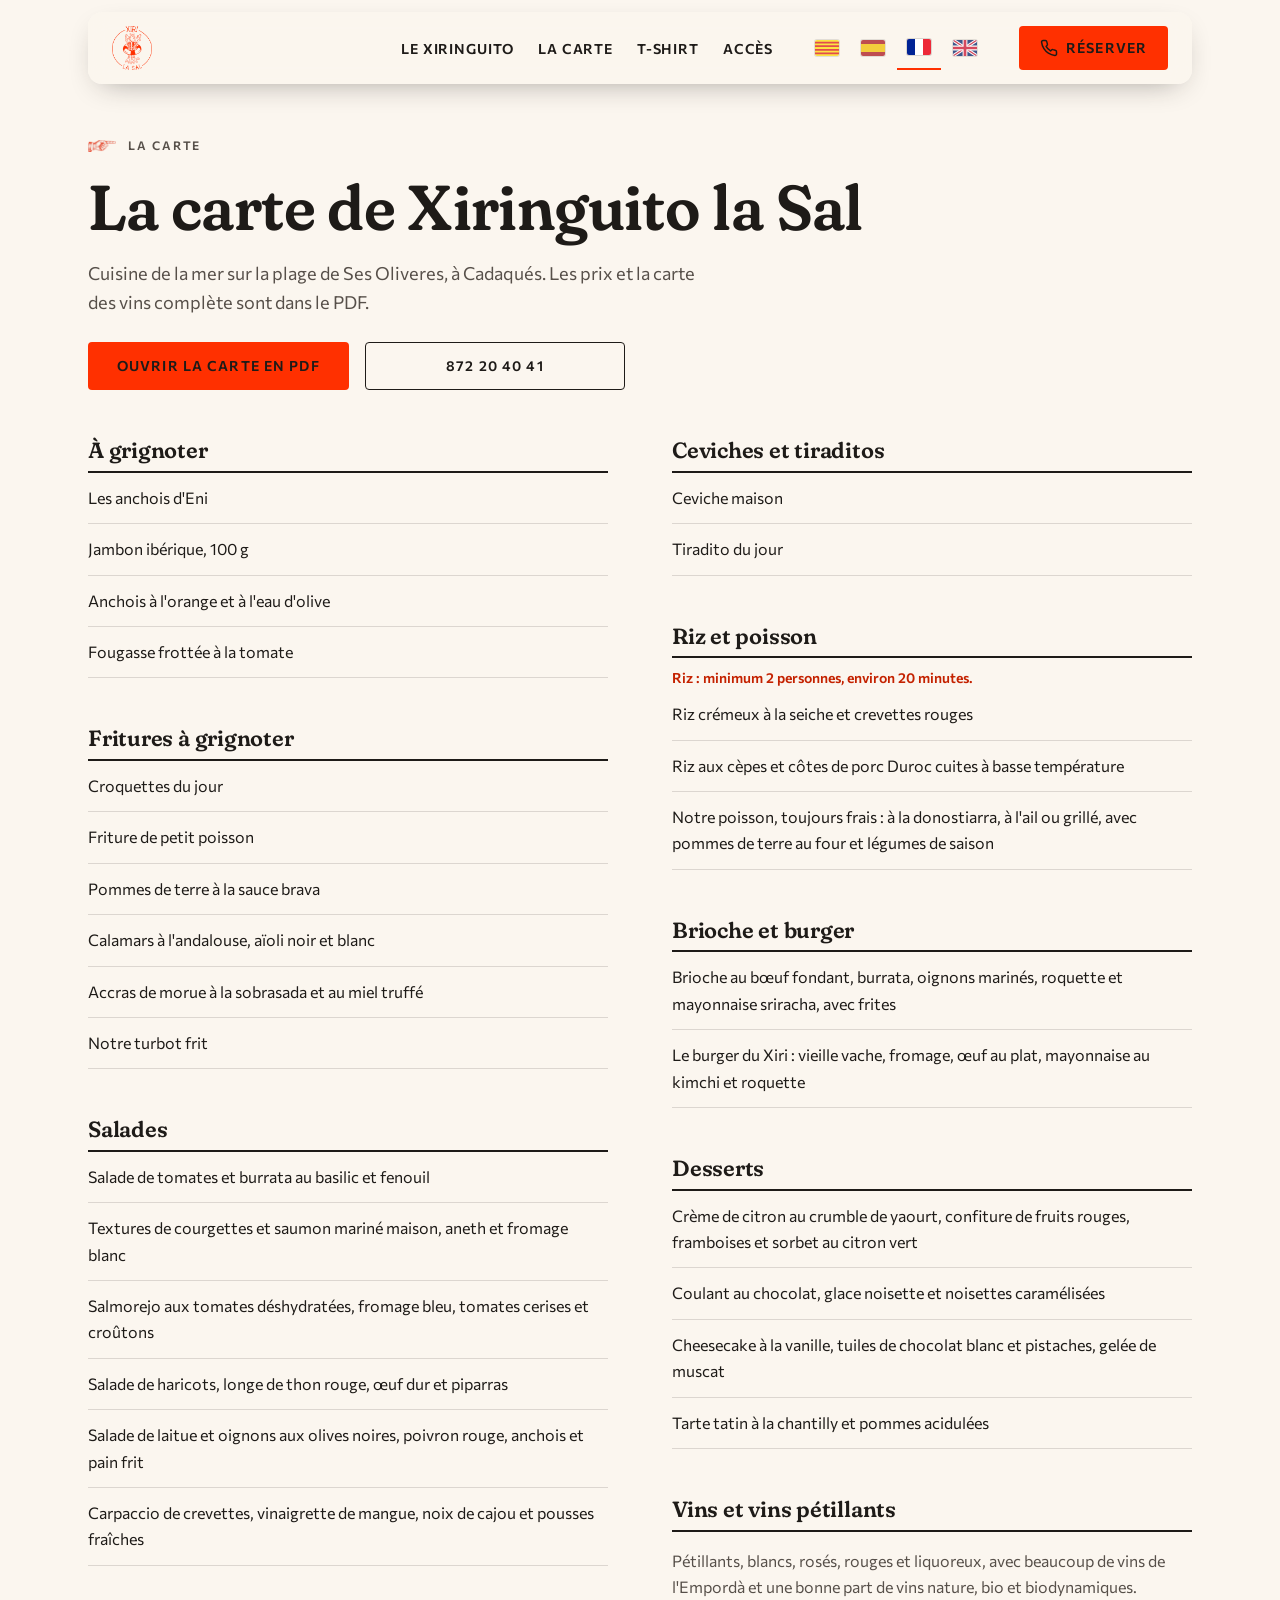
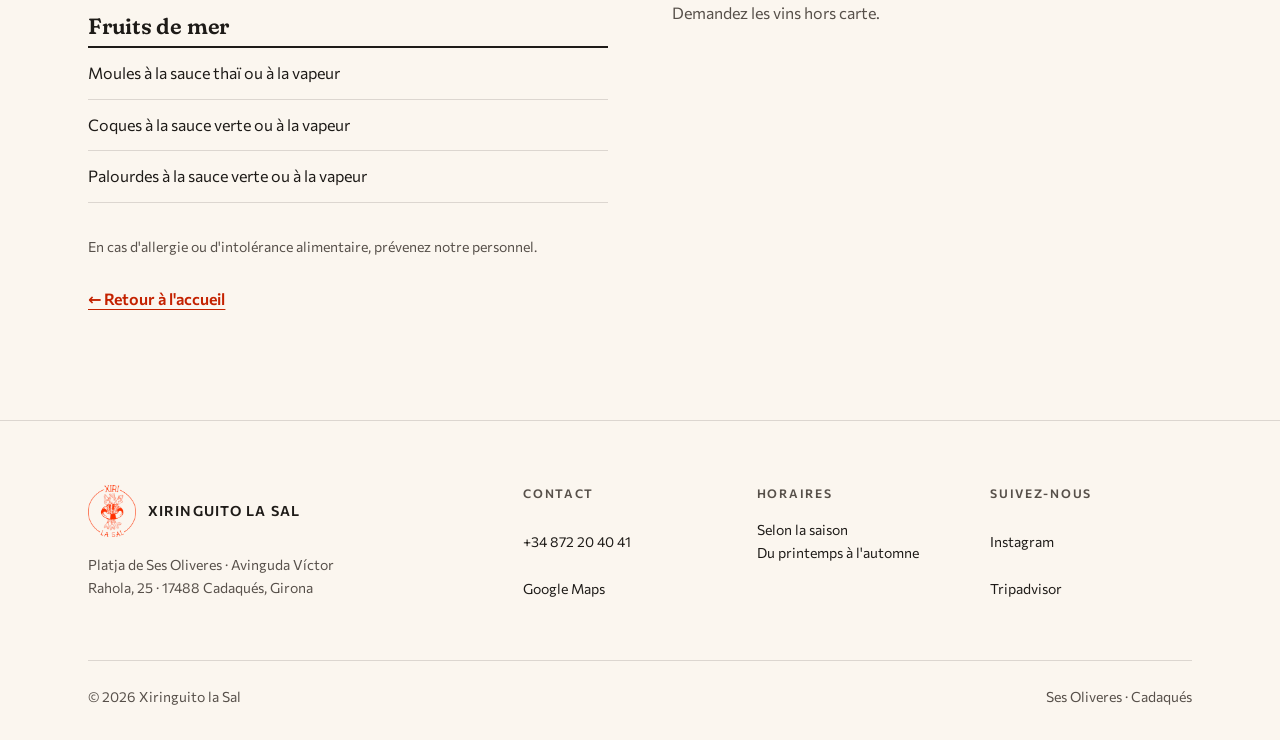
<file: fr/carte/index.html>
<!DOCTYPE html>
<html lang="fr">
<head>
<meta charset="UTF-8">
<script>document.documentElement.classList.add('js');</script>
<meta name="viewport" content="width=device-width, initial-scale=1, viewport-fit=cover">
<title>Carte · Xiringuito la Sal, restaurant de plage à Cadaqués</title>
<meta name="description" content="La carte de Xiringuito la Sal, sur la plage de Ses Oliveres à Cadaqués : paella et riz, poisson frais, petites assiettes, salades et desserts.">
<meta name="robots" content="noindex">
<meta name="theme-color" content="#FBF6EF">
<link rel="canonical" href="https://www.xiringuitolasal.com/fr/carte/">
<link rel="alternate" hreflang="ca" href="https://www.xiringuitolasal.com/carta/">
<link rel="alternate" hreflang="es" href="https://www.xiringuitolasal.com/es/carta/">
<link rel="alternate" hreflang="fr" href="https://www.xiringuitolasal.com/fr/carte/">
<link rel="alternate" hreflang="en" href="https://www.xiringuitolasal.com/en/menu/">
<link rel="alternate" hreflang="x-default" href="https://www.xiringuitolasal.com/en/menu/">
<meta property="og:url" content="https://www.xiringuitolasal.com/fr/carte/">
<meta property="og:locale" content="fr_FR">
<meta property="og:type" content="restaurant">
<meta property="og:title" content="Carte · Xiringuito la Sal, restaurant de plage à Cadaqués">
<meta property="og:description" content="La carte de Xiringuito la Sal, sur la plage de Ses Oliveres à Cadaqués : paella et riz, poisson frais, petites assiettes, salades et desserts.">
<meta property="og:image" content="https://www.xiringuitolasal.com/assets/logo/og-terrassa-1200x630.jpg">
<link rel="icon" href="../../assets/logo/favicon-32.png" sizes="32x32">
<link rel="icon" href="../../assets/logo/favicon-512.png" sizes="512x512">
<link rel="apple-touch-icon" href="../../assets/logo/apple-touch-icon-180.png">
<link rel="preload" as="font" type="font/woff2" href="../../assets/fonts/fraunces-600-latin.woff2" crossorigin>
<link rel="preload" as="font" type="font/woff2" href="../../assets/fonts/commissioner-400-latin.woff2" crossorigin>
<link rel="stylesheet" href="../../assets/fonts/fonts.css">
<style>

:root{
  --bg:#FBF6EF;            
  --surface:#F1E7D9;       
  --text:#1E1B18;          
  --text-2:#57504A;        
  --line:rgba(30,27,24,.14);
  --accent:#FF3000;        /* taronja del logo: botons (text carbó a sobre, 4.58:1) */
  --accent-text:#C42200;   /* taronja per a text petit sobre clar (5.87:1) */
  --on-photo:#FFFFFF;

  --f-title:'Fraunces', Georgia, 'Times New Roman', serif;
  --f-text:'Commissioner', system-ui, -apple-system, 'Segoe UI', sans-serif;

  
  --fs-xs:.75rem;    
  --fs-sm:.875rem;   
  --fs-md:1rem;      
  --fs-lg:1.125rem;  
  --fs-xl:1.375rem;  
  --fs-2xl:clamp(1.75rem, 1.2rem + 1.6vw, 2.5rem);   
  --fs-3xl:clamp(2.25rem, 1.4rem + 3.2vw, 4rem);     

  
  --s1:8px; --s2:16px; --s3:24px; --s4:32px; --s5:48px; --s6:64px; --s7:96px; --s8:128px;
  --sec:96px;              
  --cab:calc(100vh - var(--nav-h));   
  --wrap:1200px;
  --gut:clamp(16px, 4vw, 48px);
  --nav-h:72px;
  --radius:4px;
}
*,*::before,*::after{box-sizing:border-box}
html{scroll-behavior:smooth;scroll-padding-top:var(--nav-h);-webkit-text-size-adjust:100%}
@media (prefers-reduced-motion: reduce){html{scroll-behavior:auto}*{transition:none!important;animation:none!important}}
body{margin:0;overflow-x:clip;background:var(--bg);color:var(--text);font:400 var(--fs-md)/1.65 var(--f-text);-webkit-font-smoothing:antialiased}
img{display:block;max-width:100%;height:auto}
a{color:inherit}
h1,h2,h3{font-family:var(--f-title);font-weight:600;line-height:1.12;letter-spacing:-.01em;margin:0;text-wrap:balance}
p{margin:0}
p+p{margin-top:var(--s2)}
.visually-hidden{position:absolute!important;width:1px;height:1px;overflow:hidden;clip:rect(0 0 0 0);white-space:nowrap}
.skip-link{position:absolute;left:var(--s2);top:-100px;z-index:100;background:var(--text);color:var(--bg);padding:var(--s1) var(--s2)}
.skip-link:focus{top:var(--s2)}
:focus-visible{outline:2px solid var(--accent-text);outline-offset:3px}
.wrap{max-width:var(--wrap);margin-inline:auto;padding-inline:var(--gut)}
.sec{padding-block:var(--sec);min-height:var(--cab);display:flex;flex-direction:column;justify-content:center}
.sec>.wrap{width:100%}
@supports (height:100svh){:root{--cab:calc(100svh - var(--nav-h))}}
@media (max-width:860px), (max-height:820px){:root{--sec:64px}}

.eyebrow{display:flex;align-items:center;gap:12px;margin-bottom:var(--s2);font-size:var(--fs-xs);font-weight:600;letter-spacing:.16em;text-transform:uppercase;color:var(--text-2)}
.eyebrow::before{content:"";width:28px;height:12px;flex:none;background:url("../../assets/img/ma.webp") left center/contain no-repeat}

.cap{display:flex;flex-wrap:wrap;align-items:flex-end;justify-content:space-between;gap:var(--s3) var(--s5);margin-bottom:var(--s5)}
.cap h2{font-size:var(--fs-2xl);max-width:22ch}
.cap p{margin-top:var(--s2);max-width:52ch;text-wrap:pretty;color:var(--text-2);font-size:var(--fs-lg)}
.cap-accions{display:flex;flex-wrap:wrap;align-items:center;gap:var(--s2)}

.cap p.broma,.sam-txt p.talla,.mom-cap p.broma{margin-top:var(--s1);font:italic 600 var(--fs-md)/1.4 var(--f-title);color:var(--accent-text)}

.cap-accions:has(.btn + .btn){display:grid;grid-auto-flow:column;grid-auto-columns:1fr}
@media (max-width:560px){ .cap-accions{width:100%;flex-wrap:nowrap} .cap-accions .btn{flex:1 1 0;padding-inline:12px;font-size:var(--fs-xs);letter-spacing:.06em} }
@media (max-height:820px) and (min-width:861px){ .cap{margin-bottom:var(--s4)} }

.btn{display:inline-flex;align-items:center;justify-content:center;gap:var(--s1);min-height:48px;padding:12px 28px;border:1px solid transparent;border-radius:var(--radius);
  font:600 var(--fs-sm)/1 var(--f-text);letter-spacing:.08em;text-transform:uppercase;text-decoration:none;cursor:pointer;transition:transform .16s cubic-bezier(.23,1,.32,1),background-color .2s,color .2s,border-color .2s}
.btn svg{width:18px;height:18px;flex:none}
.btn:active{transform:scale(.97)}
.btn-accent{background:var(--accent);color:var(--text)}
.btn-accent:hover{background:#E62B00}
.btn-line{border-color:currentColor;background:transparent}
.btn-line:hover{background:var(--text);color:var(--bg);border-color:var(--text)}
.on-photo .btn-line{color:var(--on-photo)}
.on-photo .btn-line:hover{background:var(--on-photo);color:var(--text);border-color:var(--on-photo)}
.link{display:inline-block;padding-block:12px;font-weight:600;color:var(--accent-text);text-decoration:underline;text-underline-offset:4px}
.link:hover{color:var(--text)}

.nav{position:fixed;top:12px;left:var(--gut);right:var(--gut);max-width:calc(var(--wrap) - 2 * var(--gut));margin-inline:auto;z-index:50;color:var(--text);
  background:rgba(251,246,239,.94);-webkit-backdrop-filter:blur(10px);backdrop-filter:blur(10px);border-radius:14px;box-shadow:0 10px 30px -14px rgba(30,27,24,.45);transition:transform .35s cubic-bezier(.2,.7,.2,1)}
.nav-in{height:var(--nav-h);display:flex;align-items:center;gap:var(--s4);padding-inline:var(--s3)}
.brand{display:flex;align-items:center;gap:12px;text-decoration:none;margin-right:auto;padding-right:var(--s3)}
.brand{min-height:44px}
.brand img{width:40px;height:44px;object-fit:contain}
.brand .logo-color{display:none}
.brand-nom{font:600 var(--fs-sm)/1.1 var(--f-text);letter-spacing:.08em;text-transform:uppercase}   
.nav .brand-nom{display:none}   
.nav-links{display:flex;gap:var(--s3);list-style:none;margin:0;padding:0}
.nav-links a,.brand-nom{white-space:nowrap}
.nav-links a{font-size:var(--fs-sm);font-weight:600;letter-spacing:.06em;text-transform:uppercase;text-decoration:none;padding-block:var(--s1);border-bottom:1px solid transparent}
.nav-links a:hover{border-bottom-color:var(--accent)}
.nav-links a:focus:not(:focus-visible){border-bottom-color:transparent}
.lang{display:flex;gap:2px}
.lang button,.lang a{min-width:44px;min-height:44px;padding:0 6px;border:0;background:none;color:inherit;font:600 var(--fs-xs)/1 var(--f-text);letter-spacing:.08em;cursor:pointer;opacity:.75;border-bottom:1px solid transparent;text-decoration:none;display:inline-flex;align-items:center;justify-content:center}
.lang [aria-pressed="true"],.lang [aria-current="page"]{opacity:1;border-bottom:2px solid var(--accent)}
.lang svg{width:24px;height:16px;border-radius:2px;box-shadow:0 0 0 1px rgba(30,27,24,.15)}
.lang a:hover{opacity:1}
.nav .btn{min-height:44px;padding:12px 20px}
.nav.obert{background:var(--bg)}
.nav.solid .logo-blanc,.nav.obert .logo-blanc{display:none}
.nav.solid .logo-color,.nav.obert .logo-color{display:block}
.nav.amagat{transform:translateY(calc(-100% - 16px))}

.menu{display:contents}
.menu-xarxes{display:none}
.hamb{display:none}

.nav-in>nav,.menu>nav{order:1}
.nav-in>.lang{order:2}
.menu>.btn{order:3}
.hamb{order:4}
.nav-tel{display:none}
@media (max-width:960px){
  .nav-in{gap:var(--s1);padding-inline:var(--s2)}
  .brand{margin-right:auto}
  .brand,.nav-tel,.hamb{flex:none}
  .brand{min-width:44px}
  .nav-tel{order:3;display:grid;place-items:center;width:44px;height:44px;border-radius:50%;background:var(--accent);color:var(--text)}
  .nav-tel svg{width:20px;height:20px}
  .nav-in>.lang button,.nav-in>.lang a{min-width:44px}
  .lang{flex:none}
  .hamb{display:grid;place-content:center;gap:6px;width:44px;height:44px;margin-right:-10px;padding:0;border:0;background:none;color:inherit;cursor:pointer}
  .hamb span{display:block;width:24px;height:2px;background:currentColor;transition:transform .3s,opacity .2s}
  .nav.obert .hamb span:nth-child(1){transform:translateY(8px) rotate(45deg)}
  .nav.obert .hamb span:nth-child(2){opacity:0}
  .nav.obert .hamb span:nth-child(3){transform:translateY(-8px) rotate(-45deg)}
  .menu{position:fixed;top:calc(var(--nav-h) + 20px);left:var(--gut);right:var(--gut);border-radius:14px;display:none;flex-direction:column;gap:var(--s4);max-height:calc(100vh - var(--nav-h));overflow-y:auto;
    padding:var(--s4) var(--s3) var(--s5);background:var(--bg);color:var(--text);box-shadow:0 12px 24px -12px rgba(30,27,24,.25)}
  .nav.obert .menu{display:flex}
  .nav-links{flex-direction:column;gap:0}
  .nav-links a{display:block;padding:14px 0;border-bottom:1px solid var(--line);font:600 var(--fs-xl)/1.2 var(--f-title);letter-spacing:0;text-transform:none}
  .nav-links a:hover{border-bottom-color:var(--line);color:var(--accent-text)}
  .nav-in>.lang{gap:0}
  .menu .btn{width:100%;min-height:52px}
  .menu-xarxes{order:4;display:flex;justify-content:center;gap:var(--s5);list-style:none;margin:0;padding:0}
  .menu-xarxes a{display:inline-flex;align-items:center;gap:var(--s1);min-height:44px;text-decoration:none;font-weight:600;font-size:var(--fs-sm)}
  .menu-xarxes a:hover{color:var(--accent-text)}
  .menu-xarxes svg{width:22px;height:22px}
  .nav.obert .nav-tel{visibility:hidden}
  .menu .btn .btn-txt{display:inline}
}
@media (max-width:560px){
  .brand-nom{display:none}
  .nav-in{gap:2px;padding-inline:8px}
  .nav-in>.lang{gap:0}
  .brand{min-width:40px}
  .nav-in>.lang button,.nav-in>.lang a{min-width:44px;padding:0}
  .hamb{margin-right:0}
}
@media (max-width:400px){ .nav-in>.lang button,.nav-in>.lang a{min-width:40px} }

.franja{display:flex;flex-wrap:wrap;align-items:center;justify-content:center;gap:var(--s1) var(--s3);min-height:72px;padding:var(--s2) var(--gut);background:var(--accent);color:var(--text);text-decoration:none;text-align:center}
.franja span{font-size:var(--fs-sm);font-weight:600;letter-spacing:.14em;text-transform:uppercase}
.franja strong{font:600 var(--fs-xl)/1 var(--f-title);letter-spacing:.02em}
.franja svg{width:22px;height:22px}
.franja-num{display:inline-flex;align-items:center;gap:12px;white-space:nowrap}
@media (max-width:560px){ .franja{flex-direction:column;gap:4px;padding:var(--s2) var(--gut)} .franja span{font-size:var(--fs-xs);letter-spacing:.12em} }
.franja:hover strong{text-decoration:underline;text-underline-offset:5px}

.split{display:grid;grid-template-columns:minmax(0,5fr) minmax(0,7fr);min-height:var(--cab)}

.split-txt{display:flex;flex-direction:column;justify-content:center;padding:var(--sec) clamp(24px, 6vw, 96px)}
.split-txt>*{width:100%;max-width:460px;margin-inline:auto}
.split-txt h2{font-size:var(--fs-2xl);max-width:18ch}
.split-txt h1{font-size:var(--fs-2xl);max-width:18ch}

main > .split:first-child{margin-top:0}
main > .split:first-child .split-txt{padding-top:calc(var(--nav-h) + 12px + var(--sec))}
.split-txt p{margin-top:var(--s3);max-width:44ch;color:var(--text-2);font-size:var(--fs-lg)}
.split-txt p+p{margin-top:var(--s2)}
.split-txt .accions{margin-top:var(--s4);display:flex;flex-wrap:wrap;gap:var(--s2);align-items:center}
.split-img{position:relative;min-height:320px}
.split-img img{position:absolute;inset:0;width:100%;height:100%;object-fit:cover}
.split.fosc .split-txt{background:var(--surface)}
@media (max-width:860px){
  .split.primer .split-img{margin-top:0}
  main > .split:first-child .split-txt{padding-top:var(--s6)}
  .split{grid-template-columns:minmax(0,1fr);grid-template-rows:auto 1fr;min-height:var(--cab)}
  .split-img{order:-1;aspect-ratio:16/10;min-height:0}
  .split-txt{padding:var(--s6) var(--gut)}
}

.ambient-grid{display:grid;grid-template-columns:repeat(5,minmax(0,1fr));grid-template-rows:repeat(2,minmax(0,1fr));gap:var(--s2);
  height:clamp(400px, calc(var(--cab) - 2 * var(--sec) - 212px), 680px);list-style:none;margin:0;padding:0}
.ambient-grid li{position:relative;overflow:hidden;background:var(--surface)}
.ambient-grid li.alt{grid-row:span 2}
.ambient-grid img{position:absolute;inset:0;width:100%;height:100%;object-fit:cover;transition:transform .5s cubic-bezier(.23,1,.32,1)}
@media (hover:hover) and (pointer:fine){.ambient-grid li:hover img{transform:scale(1.04)}}
@media (max-width:860px){
  .ambient-grid{grid-template-columns:repeat(2,minmax(0,1fr));grid-template-rows:none;grid-auto-rows:180px;height:auto}
  .ambient-grid li.alt{grid-row:span 2}
}

.banda{position:relative;display:grid;place-items:center;min-height:min(72vh,640px);padding:var(--sec) var(--gut);text-align:center;color:var(--on-photo);overflow:hidden}
.banda>img{position:absolute;inset:0;width:100%;height:100%;object-fit:cover}
.banda::after{content:"";position:absolute;inset:0;background:rgba(20,16,12,.5)}
.banda-in{position:relative;z-index:1;max-width:720px;display:flex;flex-direction:column;align-items:center}
.banda h2{font-size:var(--fs-2xl)}
.banda p{margin-top:var(--s3);font-size:var(--fs-lg)}
.banda .accions{margin-top:var(--s4);display:flex;flex-wrap:wrap;justify-content:center;gap:var(--s2)}

.carta-sec-web{background:var(--surface);--sec:var(--s6)}
.carta-sec-web .cap h2{max-width:none}
.carta-sec-web .cap{margin-bottom:var(--s4)}

.plats{display:flex;gap:var(--s3);overflow-x:auto;scroll-snap-type:x mandatory;scrollbar-width:none;list-style:none;margin:0 calc((100% - var(--vw, 100vw)) / 2) 0 0;padding:0 var(--gut) 0 0;
  --ph:clamp(360px, calc(var(--cab) - 2 * var(--sec) - 250px), 640px)}
.plats::-webkit-scrollbar{display:none}
.plat{flex:0 0 calc(var(--ph) * .8);scroll-snap-align:start}

.plat a{position:relative;display:flex;flex-direction:column;justify-content:flex-end;height:var(--ph);width:100%;padding:var(--s4) var(--s3);overflow:hidden;color:var(--on-photo);text-decoration:none;background:var(--surface)}
.plat .ph{position:absolute;inset:0}
.plat .ph::after{content:"";position:absolute;inset:0;background:linear-gradient(180deg,rgba(20,16,12,0) 35%,rgba(20,16,12,.72) 100%)}
.plat img{width:100%;height:100%;object-fit:cover;transition:transform .4s cubic-bezier(.23,1,.32,1)}
@media (hover:hover) and (pointer:fine){.plat a:hover img{transform:scale(1.04)}}
.plat h3,.plat small{position:relative;z-index:1}
.plat h3{font:600 clamp(1.375rem, 1rem + .8vw, 1.75rem)/1.2 var(--f-title);text-shadow:0 1px 8px rgba(0,0,0,.35)}
.plat small{order:-1;margin-bottom:4px;font-size:var(--fs-xs);font-weight:600;letter-spacing:.12em;text-transform:uppercase;opacity:.9}
.plat-nota{display:flex;flex-direction:column;justify-content:center;gap:var(--s1);padding:var(--s3);background:var(--surface)}
.plat-nota h3{font-size:var(--fs-xl);margin-bottom:var(--s1)}
.plat-nota p{color:var(--text-2);font-size:var(--fs-sm);line-height:1.5}
.plat-nota p+p{margin-top:0}

@media (max-width:960px){
  .plats{gap:var(--s2);overscroll-behavior-x:contain}
  .plat,.plat-nota{flex:0 0 84%}
  .plat a{height:auto;aspect-ratio:4/5;max-height:min(64vh,560px)}
}

.punts{display:none}
@media (max-width:960px){
  .punts{display:flex;justify-content:center;gap:var(--s1);margin-top:var(--s3)}
  .punts span{width:8px;height:8px;border-radius:50%;background:#CFC6BA;transition:background-color .2s,transform .2s}
  .punts span.on{background:var(--text-2);transform:scale(1.25)}
}

.opinions{background:var(--bg)}
.ressenyes{display:grid;grid-template-columns:repeat(3,1fr);gap:var(--s3);list-style:none;margin:0;padding:0}
.ressenya[hidden]{display:none}
.ressenyes{padding-top:var(--s2)}
.ressenya{position:relative;display:flex;flex-direction:column;gap:var(--s2);padding:var(--s5) var(--s4) var(--s4);background:#FFFDF8;
  box-shadow:0 1px 2px rgba(30,27,24,.08),0 12px 24px -12px rgba(30,27,24,.28);rotate:var(--gir,0deg)}
.ressenya:nth-child(3n+1){--gir:-1.2deg}
.ressenya:nth-child(3n+2){--gir:.9deg}
.ressenya:nth-child(3n){--gir:-.5deg}

.ressenya::before{content:"";position:absolute;top:-14px;left:50%;width:104px;height:30px;translate:-50% 0;rotate:calc(var(--gir,0deg) * -2.5 - 2deg);
  background:linear-gradient(180deg,rgba(255,255,255,.35),rgba(255,255,255,0) 60%),rgba(236,226,200,.72);box-shadow:0 1px 2px rgba(30,27,24,.12);
  clip-path:polygon(0 4%,4% 0,8% 6%,12% 0,88% 0,92% 5%,96% 0,100% 6%,100% 94%,96% 100%,92% 95%,88% 100%,12% 100%,8% 94%,4% 100%,0 95%)}
.ressenya .estrelles{color:var(--accent-text);letter-spacing:.12em;font-size:var(--fs-md)}
.ressenya blockquote{margin:0;flex:1;font:600 var(--fs-lg)/1.5 var(--f-title)}
.ressenya footer{font-size:var(--fs-sm);color:var(--text-2)}
.ressenya footer b{color:var(--text);font-weight:600}
.ressenya .trad{font-style:italic}
.ressenya.entra{animation:entra .35s cubic-bezier(.23,1,.32,1) both}
@keyframes entra{from{opacity:0;translate:0 8px}to{opacity:1;translate:0 0}}
.opinions-peu{margin-top:var(--s4);text-align:right}
.fletxa{width:48px;height:48px;display:grid;place-items:center;border:1px solid var(--text);border-radius:50%;background:none;color:var(--text);cursor:pointer}
.fletxa{transition:transform .16s cubic-bezier(.23,1,.32,1),background-color .2s,color .2s}
.fletxa:active{transform:scale(.97)}
.fletxa:hover{background:var(--text);color:var(--bg)}
.fletxa svg{width:20px;height:20px}
@media (max-width:1000px){ .ressenyes{grid-template-columns:repeat(2,1fr)} }
@media (max-width:640px){ .ressenyes{grid-template-columns:1fr} .opinions-peu{text-align:left} }

.samarreta{background:#F4EDE3}
.sam-grid{display:grid;grid-template-columns:minmax(0,1.12fr) minmax(0,1fr);gap:clamp(40px,6vw,96px);align-items:center}
.sam-media{display:grid;grid-template-columns:minmax(0,2.35fr) minmax(0,1fr);gap:var(--s2);align-items:end;min-width:0}
.sam-film{margin:0;min-width:0}
.sam-film video{display:block;width:100%;aspect-ratio:9/16;max-height:620px;object-fit:cover;background:#e6dfd2;box-shadow:0 14px 34px rgba(45,32,22,.16)}
.sam-film figcaption{display:flex;align-items:baseline;gap:8px;margin-top:12px;font:600 var(--fs-sm)/1.35 var(--f-text)}
.sam-film figcaption small{font:500 var(--fs-xs)/1.35 var(--f-text);color:var(--text-2)}
.sam-film-prev video{max-height:325px}
.sam-film-prev figcaption{display:block}
.sam-film-prev figcaption small{display:block;margin-top:2px}
.sam-txt h2{font-size:clamp(2.25rem,1.5rem + 2.8vw,3.75rem);line-height:1.04;text-transform:uppercase}
.sam-txt h2 em{font-style:italic;color:var(--accent-text)}
.sam-txt>p{margin-top:var(--s3);max-width:44ch;font-size:var(--fs-lg);font-weight:500}
.preu{margin-top:var(--s4);display:flex;align-items:baseline;gap:var(--s2);flex-wrap:wrap}
.preu strong{font:600 clamp(2.5rem, 1.8rem + 2vw, 3.5rem)/1 var(--f-title);color:var(--accent-text)}
.preu span{font-size:var(--fs-sm);font-weight:600}
.sam-txt .accions{margin-top:var(--s3)}
.btn-fosc{background:var(--text);color:var(--bg)}
.btn-fosc:hover{background:#000}
.sam-txt p.talla{margin-top:var(--s2)}
.sam-txt p.avis-copiat{margin-top:var(--s1);font-size:var(--fs-sm)}
@media (max-width:860px){
  .sam-grid{grid-template-columns:1fr;gap:var(--s5)}
  .sam-media{width:min(100%,560px);margin-inline:auto}
  .sam-film video{max-height:560px}
  .sam-film-prev video{max-height:300px}
}
@media (max-width:480px){
  .sam-grid{gap:var(--s4)}
  .sam-media{grid-template-columns:minmax(0,2.1fr) minmax(0,1fr);gap:12px}
  .sam-film video{max-height:440px}
  .sam-film-prev video{max-height:230px}
  .sam-film figcaption{font-size:var(--fs-xs)}
  .sam-txt h2{font-size:clamp(2.1rem,9vw,3rem)}
}

.ig-sec{background:var(--surface)}
.posts{display:grid;grid-template-columns:repeat(5,1fr);gap:var(--s2);list-style:none;margin:0;padding:0}
.post a{position:relative;display:block;aspect-ratio:4/5;overflow:hidden;background:var(--surface)}
.post img{width:100%;height:100%;object-fit:cover;transition:transform .4s cubic-bezier(.23,1,.32,1)}
@media (hover:hover) and (pointer:fine){.post a:hover img{transform:scale(1.04)}}
.post .ig{position:absolute;top:12px;right:12px;width:28px;height:28px;color:#fff;filter:drop-shadow(0 1px 3px rgba(0,0,0,.4))}

.separador{display:flex;align-items:flex-end;gap:var(--s3);margin-top:var(--s5)}
.separador span{flex:1;height:1px;background:var(--line);margin-bottom:var(--s1)}
.separador img{width:auto;height:clamp(80px, calc(var(--cab) - 2 * var(--sec) - 480px), 160px)}
@media (max-width:900px){ .separador img{height:112px} }
@media (max-width:900px){
  .posts{display:flex;overflow-x:auto;scroll-snap-type:x mandatory;margin-inline:calc(var(--gut) * -1);padding-inline:var(--gut);scroll-padding-inline:var(--gut);scrollbar-width:none}
  .posts::-webkit-scrollbar{display:none}
  .post{flex:0 0 min(60vw,280px);scroll-snap-align:start}
}

.faq{background:var(--bg)}
.faq-grid{display:grid;grid-template-columns:minmax(0,5fr) minmax(0,7fr);gap:var(--s6);align-items:center}
.cap-faq h2{font-size:var(--fs-2xl);max-width:16ch}
.cap-faq p{margin-top:var(--s2);color:var(--text-2);font-size:var(--fs-lg)}
.cap-faq .btn{margin-top:var(--s4)}
.cap-faq{display:flex;flex-direction:column;align-items:flex-start}
.faq-il{margin-top:var(--s5);width:auto;height:clamp(120px, calc(var(--cab) - 2 * var(--sec) - 360px), 240px)}
@media (max-width:860px){ .faq-il{display:none} }
.faq-llista{border-top:1px solid var(--line)}
.faq-llista details{border-bottom:1px solid var(--line)}
.faq-llista summary{display:flex;justify-content:space-between;align-items:center;gap:var(--s2);min-height:56px;padding:var(--s2) 0;cursor:pointer;list-style:none;font:600 var(--fs-lg)/1.3 var(--f-title)}
.faq-llista summary::-webkit-details-marker{display:none}
.faq-llista summary::after{content:"+";flex:none;font:400 1.5rem/1 var(--f-text);transition:transform .2s cubic-bezier(.23,1,.32,1)}
.faq-llista details[open] summary::after{transform:rotate(45deg)}
.faq-llista details p{padding:0 0 var(--s3);max-width:60ch;color:var(--text-2)}
@media (max-width:860px){ .faq-grid{grid-template-columns:minmax(0,1fr);gap:var(--s4)} }

.arribar{background:var(--surface);color:var(--text)}   
.arribar .eyebrow{color:var(--text-2)}
.arribar .wrap{display:grid;grid-template-columns:minmax(0,1fr) minmax(0,1fr);gap:var(--s6);align-items:center}
.arribar h2{font-size:var(--fs-2xl);max-width:18ch}
.dades{margin-top:var(--s4);display:grid;gap:var(--s2)}
.dada{display:grid;gap:4px;padding-top:var(--s2);border-top:1px solid var(--line)}
.dada b{font-size:var(--fs-xs);font-weight:600;letter-spacing:.14em;text-transform:uppercase;color:var(--text-2)}
.dada a,.dada span{font-size:var(--fs-lg);text-decoration:none}
.dada a{padding-block:12px}
.dada a:hover{text-decoration:underline;text-underline-offset:4px}
.dada .tel{font:600 var(--fs-xl)/1.2 var(--f-title)}
.rosa{display:grid;justify-items:center;gap:var(--s2);text-decoration:none;color:var(--text)}
.rosa svg{width:min(100%,440px);max-height:calc(var(--cab) - 2 * var(--sec) - 48px);height:auto;overflow:visible}
.rosa .vent{font:600 10px var(--f-text);letter-spacing:.16em;text-transform:uppercase;fill:var(--text-2)}
.rosa .vent.nord{fill:var(--accent-text);font-size:12px}
.rosa .cta{font:600 var(--fs-sm)/1 var(--f-text);letter-spacing:.08em;text-transform:uppercase;color:var(--accent-text);padding-block:12px}
.rosa:hover .cta{text-decoration:underline;text-underline-offset:5px}
@media (max-width:860px){ .arribar .wrap{grid-template-columns:1fr} .rosa{justify-self:center} .rosa svg{width:min(100%,150px);max-height:none} .arribar .wrap{gap:var(--s3)} }

.peu-web{background:var(--bg);border-top:1px solid var(--line);padding-block:var(--s6) var(--s4);font-size:var(--fs-sm)}
.peu-grid{display:grid;grid-template-columns:2fr 1fr 1fr 1fr;gap:var(--s4)}
.peu-web .brand{color:var(--text)}
.peu-web .brand img{width:48px;height:52px}
.peu-web h3{font:600 var(--fs-xs)/1.4 var(--f-text);letter-spacing:.14em;text-transform:uppercase;color:var(--text-2);margin-bottom:var(--s2)}
.peu-web ul{list-style:none;margin:0;padding:0;display:grid;gap:0}
.peu-web li a{display:inline-block;padding-block:12px}
.peu-web a{text-decoration:none}
.peu-web a:hover{text-decoration:underline;text-underline-offset:3px}
.peu-adr{margin-top:var(--s2);color:var(--text-2);max-width:32ch}
.peu-baix{margin-top:var(--s5);padding-top:var(--s3);border-top:1px solid var(--line);display:flex;flex-wrap:wrap;justify-content:space-between;gap:var(--s2);color:var(--text-2)}
@media (max-width:860px){ .peu-grid{grid-template-columns:1fr 1fr} .peu-marca{grid-column:1/-1} }

.dianit{position:relative;background:var(--text);color:var(--on-photo)}
.dn-panel{position:relative;height:100vh;display:grid;place-items:center;overflow:hidden;text-align:center;padding-inline:var(--gut)}
@supports (height:100svh){ .dn-panel{height:100svh} }
.dn-panel>img{position:absolute;inset:0;width:100%;height:100%;object-fit:cover}
.dn-panel::after{content:"";position:absolute;inset:0;background:rgba(20,16,12,.48)}
.dn-txt{position:relative;z-index:1}
.dn-txt h3{font:600 clamp(3rem, 1rem + 8vw, 8.5rem)/.95 var(--f-title);text-transform:uppercase;letter-spacing:.02em}
.dn-txt p{margin-top:var(--s2);font:italic 600 clamp(1.125rem, .9rem + 1vw, 1.75rem)/1.3 var(--f-title);color:var(--surface);text-shadow:0 1px 12px rgba(0,0,0,.45)}
.dn-linia{display:none}
.anim .dianit{height:280vh}
.anim .dn-sticky{position:sticky;top:0;height:100vh;overflow:hidden}
@supports (height:100svh){ .anim .dn-sticky{height:100svh} }
.anim .dn-panel{position:absolute;inset:0;height:auto}
.anim .dn-nit{opacity:0}
.anim .dn-linia{display:block;position:absolute;left:50%;bottom:var(--s6);z-index:2;width:160px;height:1px;translate:-50% 0;background:rgba(255,255,255,.35)}
.dn-linia span{display:block;height:100%;background:var(--on-photo);transform-origin:left;scale:0 1}

.moments{background:var(--bg)}
.mom-grid{display:grid;grid-template-columns:minmax(0,5fr) minmax(0,3fr) minmax(0,4fr);gap:var(--s5);align-items:center}
.mom-cap h2{font-size:var(--fs-2xl);max-width:16ch}
.mom-cap p{margin-top:var(--s2);max-width:40ch;color:var(--text-2);font-size:var(--fs-lg);text-wrap:pretty}
.mom-llista{list-style:none;margin:0;padding:0;display:grid;gap:4px;justify-items:end;text-align:right}
.mom-b{min-height:44px;padding:var(--s1) 0;border:0;background:none;cursor:pointer;color:var(--text);opacity:.32;font:600 var(--fs-sm)/1.3 var(--f-text);letter-spacing:.14em;text-transform:uppercase;text-align:right;transition:opacity .3s,color .3s}
.mom-b:hover{opacity:.7}
.mom-b[aria-pressed="true"]{opacity:1;color:var(--accent-text)}
.mom-polaroid{position:relative;justify-self:center;width:min(100%, calc((var(--cab) - 2 * var(--sec) - 96px) * .8));margin:0;padding:var(--s2) var(--s2) 0;background:#FFFDF8;rotate:2deg;
  box-shadow:0 1px 2px rgba(30,27,24,.08),0 24px 40px -20px rgba(30,27,24,.4)}
.mom-fotos{position:relative;aspect-ratio:4/5;overflow:hidden;background:var(--surface)}
.mom-f{position:absolute;inset:0;margin:0;opacity:0;transition:opacity .5s ease}
.mom-f.on{opacity:1}
.mom-f img{width:100%;height:100%;object-fit:cover;scale:1.06;transition:scale 1.2s cubic-bezier(.2,.7,.2,1)}
.mom-f.on img{scale:1}
.mom-peu{position:relative;min-height:72px}
.mom-peu figcaption{position:absolute;inset:0;display:flex;justify-content:space-between;align-items:center;gap:var(--s2);opacity:0;transition:opacity .4s}
.mom-peu figcaption.on{opacity:1}
.mom-data{white-space:nowrap;font:600 var(--fs-xs)/1.4 var(--f-text);letter-spacing:.14em;text-transform:uppercase;color:var(--text-2)}
.mom-nota{font:italic 600 var(--fs-md)/1.3 var(--f-title);color:var(--accent-text);text-align:right}
@media (max-width:860px){
  .mom-grid{grid-template-columns:minmax(0,1fr);gap:var(--s4)}
  .mom-polaroid{width:min(86%,360px);order:2}
  .mom-llista{order:3;justify-items:start;text-align:left}
  .mom-b{text-align:left}
}

.cortina .tapa{position:sticky;top:var(--top,0px);z-index:1}
.cortina .tapa::after{content:"";position:absolute;inset:0;z-index:20;background:#14100C;opacity:var(--fosc,0);pointer-events:none}
.cortina .puja{position:relative;z-index:2;box-shadow:0 -24px 48px -28px rgba(20,16,12,.55)}

.cortina :is(main section[id], main .franja):not(.tapa){position:relative;z-index:2}

.anim-h .carta-sec-web{display:block;padding:0;min-height:0}
.anim-h .carta-pin{position:sticky;top:0;min-height:100vh;display:flex;flex-direction:column;justify-content:center;padding-block:calc(var(--nav-h) + var(--s4)) var(--s5);overflow:hidden}
.anim-h .carta-pin>.wrap{width:100%}
.anim-h .plats{overflow:visible;scroll-snap-type:none;will-change:transform}


/* ---------- Pàgina de la carta en text ---------- */
.carta-pag{padding-top:calc(var(--nav-h) + var(--s6))}
.carta-pag h1{font-size:var(--fs-3xl);max-width:20ch}
.carta-seccions{columns:2;column-gap:var(--s6)}
.carta-sec{break-inside:avoid;margin-bottom:var(--s5)}
.carta-sec h2{font-size:var(--fs-xl);padding-bottom:var(--s1);border-bottom:2px solid var(--text)}
.carta-sec ul{list-style:none;margin:0;padding:0}
.carta-sec li{padding:12px 0;border-bottom:1px solid var(--line)}
.carta-sec .carta-nota{margin-top:var(--s1);color:var(--accent-text);font-size:var(--fs-sm);font-weight:600}
.carta-sec p.vins{margin-top:var(--s2);color:var(--text-2)}
.carta-peu{margin-top:var(--s4);color:var(--text-2);font-size:var(--fs-sm)}
@media (max-width:760px){ .carta-seccions{columns:1} }
</style>
<script type="application/ld+json">
{
 "@context": "https://schema.org",
 "@graph": [
  {
   "@type": "Restaurant",
   "@id": "https://www.xiringuitolasal.com/#restaurant",
   "name": "Xiringuito la Sal",
   "alternateName": [
    "La Sal Es Xiringuito Ses Oliveres",
    "Xiri la Sal"
   ],
   "description": "Restaurant de plage à Ses Oliveres, Cadaqués : paella, poisson frais, terrasse face à la baie. De mars à octobre. Réservations : +34 872 20 40 41",
   "url": "https://www.xiringuitolasal.com/fr/",
   "telephone": "+34872204041",
   "image": [
    "https://www.xiringuitolasal.com/assets/img/hero-2400.webp",
    "https://www.xiringuitolasal.com/assets/logo/og-terrassa-1200x630.jpg"
   ],
   "logo": "https://www.xiringuitolasal.com/assets/logo/favicon-512.png",
   "address": {
    "@type": "PostalAddress",
    "streetAddress": "Avinguda Víctor Rahola, 25",
    "addressLocality": "Cadaqués",
    "postalCode": "17488",
    "addressRegion": "Girona",
    "addressCountry": "ES"
   },
   "geo": {
    "@type": "GeoCoordinates",
    "latitude": 42.2857466,
    "longitude": 3.2851119
   },
   "hasMap": "https://maps.app.goo.gl/VqkFJobXDxhRsfKD7",
   "servesCuisine": [
    "Méditerranéenne",
    "Poisson et fruits de mer",
    "Riz",
    "Tapas"
   ],
   "priceRange": "€€",
   "acceptsReservations": true,
   "hasMenu": "https://www.xiringuitolasal.com/fr/carte/#menu",
   "sameAs": [
    "https://www.instagram.com/xiringuitolasal/",
    "https://www.tripadvisor.es/Restaurant_Review-g580326-d12834000-Reviews-Xiringuito_La_Sal-Cadaques_Costa_Brava_Province_of_Girona_Catalonia.html"
   ]
  },
  {
   "@type": "WebSite",
   "@id": "https://www.xiringuitolasal.com/#web",
   "name": "Xiringuito la Sal",
   "url": "https://www.xiringuitolasal.com/",
   "inLanguage": [
    "ca",
    "es",
    "fr",
    "en"
   ]
  },
  {
   "@type": "Menu",
   "@id": "https://www.xiringuitolasal.com/fr/carte/#menu",
   "name": "La carte de Xiringuito la Sal",
   "inLanguage": "fr",
   "url": "https://www.xiringuitolasal.com/fr/carte/",
   "hasMenuSection": [
    {
     "@type": "MenuSection",
     "name": "À grignoter",
     "hasMenuItem": [
      {
       "@type": "MenuItem",
       "name": "Les anchois d'Eni"
      },
      {
       "@type": "MenuItem",
       "name": "Jambon ibérique, 100 g"
      },
      {
       "@type": "MenuItem",
       "name": "Anchois à l'orange et à l'eau d'olive"
      },
      {
       "@type": "MenuItem",
       "name": "Fougasse frottée à la tomate"
      }
     ]
    },
    {
     "@type": "MenuSection",
     "name": "Fritures à grignoter",
     "hasMenuItem": [
      {
       "@type": "MenuItem",
       "name": "Croquettes du jour"
      },
      {
       "@type": "MenuItem",
       "name": "Friture de petit poisson"
      },
      {
       "@type": "MenuItem",
       "name": "Pommes de terre à la sauce brava"
      },
      {
       "@type": "MenuItem",
       "name": "Calamars à l'andalouse, aïoli noir et blanc"
      },
      {
       "@type": "MenuItem",
       "name": "Accras de morue à la sobrasada et au miel truffé"
      },
      {
       "@type": "MenuItem",
       "name": "Notre turbot frit"
      }
     ]
    },
    {
     "@type": "MenuSection",
     "name": "Salades",
     "hasMenuItem": [
      {
       "@type": "MenuItem",
       "name": "Salade de tomates et burrata au basilic et fenouil"
      },
      {
       "@type": "MenuItem",
       "name": "Textures de courgettes et saumon mariné maison, aneth et fromage blanc"
      },
      {
       "@type": "MenuItem",
       "name": "Salmorejo aux tomates déshydratées, fromage bleu, tomates cerises et croûtons"
      },
      {
       "@type": "MenuItem",
       "name": "Salade de haricots, longe de thon rouge, œuf dur et piparras"
      },
      {
       "@type": "MenuItem",
       "name": "Salade de laitue et oignons aux olives noires, poivron rouge, anchois et pain frit"
      },
      {
       "@type": "MenuItem",
       "name": "Carpaccio de crevettes, vinaigrette de mangue, noix de cajou et pousses fraîches"
      }
     ]
    },
    {
     "@type": "MenuSection",
     "name": "Fruits de mer",
     "hasMenuItem": [
      {
       "@type": "MenuItem",
       "name": "Moules à la sauce thaï ou à la vapeur"
      },
      {
       "@type": "MenuItem",
       "name": "Coques à la sauce verte ou à la vapeur"
      },
      {
       "@type": "MenuItem",
       "name": "Palourdes à la sauce verte ou à la vapeur"
      }
     ]
    },
    {
     "@type": "MenuSection",
     "name": "Ceviches et tiraditos",
     "hasMenuItem": [
      {
       "@type": "MenuItem",
       "name": "Ceviche maison"
      },
      {
       "@type": "MenuItem",
       "name": "Tiradito du jour"
      }
     ]
    },
    {
     "@type": "MenuSection",
     "name": "Riz et poisson",
     "hasMenuItem": [
      {
       "@type": "MenuItem",
       "name": "Riz crémeux à la seiche et crevettes rouges"
      },
      {
       "@type": "MenuItem",
       "name": "Riz aux cèpes et côtes de porc Duroc cuites à basse température"
      },
      {
       "@type": "MenuItem",
       "name": "Notre poisson, toujours frais : à la donostiarra, à l'ail ou grillé, avec pommes de terre au four et légumes de saison"
      }
     ]
    },
    {
     "@type": "MenuSection",
     "name": "Brioche et burger",
     "hasMenuItem": [
      {
       "@type": "MenuItem",
       "name": "Brioche au bœuf fondant, burrata, oignons marinés, roquette et mayonnaise sriracha, avec frites"
      },
      {
       "@type": "MenuItem",
       "name": "Le burger du Xiri : vieille vache, fromage, œuf au plat, mayonnaise au kimchi et roquette"
      }
     ]
    },
    {
     "@type": "MenuSection",
     "name": "Desserts",
     "hasMenuItem": [
      {
       "@type": "MenuItem",
       "name": "Crème de citron au crumble de yaourt, confiture de fruits rouges, framboises et sorbet au citron vert"
      },
      {
       "@type": "MenuItem",
       "name": "Coulant au chocolat, glace noisette et noisettes caramélisées"
      },
      {
       "@type": "MenuItem",
       "name": "Cheesecake à la vanille, tuiles de chocolat blanc et pistaches, gelée de muscat"
      },
      {
       "@type": "MenuItem",
       "name": "Tarte tatin à la chantilly et pommes acidulées"
      }
     ]
    }
   ]
  }
 ]
}
</script>
</head>
<body>

<a class="skip-link" href="#main" data-i18n="skip">Aller au contenu</a>

<header class="nav solid" id="nav">
  <div class="nav-in">
    <a class="brand" href="../#xiringuito" aria-label="Xiringuito la Sal">
      <img class="logo-blanc" src="../../assets/logo/logo-blanc-320.webp" alt="" width="292" height="320">
      <img class="logo-color" src="../../assets/logo/logo-taronja-160.webp" alt="" width="146" height="160">
      <span class="brand-nom">Xiringuito la Sal</span>
    </a>
    <div class="lang" role="group" aria-label="Langue" data-i18n-aria="lang_label">
      <a href="../../carta/" lang="ca" hreflang="ca"><svg viewBox="0 0 30 20" aria-hidden="true"><rect width="30" height="20" fill="#FCDD09"/><path d="M0 3.3h30M0 7.8h30M0 12.2h30M0 16.7h30" stroke="#DA121A" stroke-width="2.2"/></svg><span class="visually-hidden">Català</span></a>
      <a href="../../es/carta/" lang="es" hreflang="es"><svg viewBox="0 0 30 20" aria-hidden="true"><rect width="30" height="20" fill="#AA151B"/><rect y="5" width="30" height="10" fill="#F1BF00"/></svg><span class="visually-hidden">Español</span></a>
      <a href="./" lang="fr" hreflang="fr" aria-current="page"><svg viewBox="0 0 30 20" aria-hidden="true"><rect width="30" height="20" fill="#ED2939"/><rect width="20" height="20" fill="#fff"/><rect width="10" height="20" fill="#002395"/></svg><span class="visually-hidden">Français</span></a>
      <a href="../../en/menu/" lang="en" hreflang="en"><svg viewBox="0 0 30 20" aria-hidden="true"><rect width="30" height="20" fill="#012169"/><path d="M0 0l30 20M30 0L0 20" stroke="#fff" stroke-width="4"/><path d="M0 0l30 20M30 0L0 20" stroke="#C8102E" stroke-width="1.6"/><path d="M15 0v20M0 10h30" stroke="#fff" stroke-width="6"/><path d="M15 0v20M0 10h30" stroke="#C8102E" stroke-width="3.4"/></svg><span class="visually-hidden">English</span></a>
    </div>
    <a class="nav-tel" href="tel:+34872204041" aria-label="Appelez pour réserver : 872 20 40 41" data-i18n-aria="nav_tel_aria"><svg viewBox="0 0 24 24" fill="none" stroke="currentColor" stroke-width="2" stroke-linecap="round" stroke-linejoin="round" aria-hidden="true"><path d="M22 16.9v3a2 2 0 0 1-2.2 2 19.8 19.8 0 0 1-8.6-3.1 19.5 19.5 0 0 1-6-6A19.8 19.8 0 0 1 2.1 4.2 2 2 0 0 1 4.1 2h3a2 2 0 0 1 2 1.7c.1 1 .4 1.9.7 2.8a2 2 0 0 1-.5 2.1L8.1 9.9a16 16 0 0 0 6 6l1.3-1.3a2 2 0 0 1 2.1-.4c.9.3 1.8.6 2.8.7a2 2 0 0 1 1.7 2z"/></svg></a>
    <button class="hamb" type="button" aria-expanded="false" aria-controls="menu" aria-label="Menu" data-i18n-aria="menu_aria"><span></span><span></span><span></span></button>
    <div class="menu" id="menu">
    <nav aria-label="Principale" data-i18n-aria="nav_label">
      <ul class="nav-links">
        <li><a href="../#xiringuito" data-i18n="nav_xiri">Le Xiringuito</a></li>
        <li><a href="../#carta" data-i18n="nav_carta">La carte</a></li>
        <li><a href="../#samarreta" data-i18n="nav_shop">T-shirt</a></li>
        <li><a href="../#arribar" data-i18n="nav_arribar">Accès</a></li>
      </ul>
    </nav>

    <a class="btn btn-accent" href="tel:+34872204041" aria-label="Réserver : 872 20 40 41" data-i18n-aria="nav_reserva_aria">
      <svg viewBox="0 0 24 24" fill="none" stroke="currentColor" stroke-width="2" stroke-linecap="round" stroke-linejoin="round" aria-hidden="true"><path d="M22 16.9v3a2 2 0 0 1-2.2 2 19.8 19.8 0 0 1-8.6-3.1 19.5 19.5 0 0 1-6-6A19.8 19.8 0 0 1 2.1 4.2 2 2 0 0 1 4.1 2h3a2 2 0 0 1 2 1.7c.1 1 .4 1.9.7 2.8a2 2 0 0 1-.5 2.1L8.1 9.9a16 16 0 0 0 6 6l1.3-1.3a2 2 0 0 1 2.1-.4c.9.3 1.8.6 2.8.7a2 2 0 0 1 1.7 2z"/></svg>
      <span class="btn-txt" data-i18n="nav_reserva">Réserver</span>
    </a>
    <ul class="menu-xarxes">
      <li><a href="https://www.instagram.com/xiringuitolasal/" target="_blank" rel="noopener"><svg viewBox="0 0 24 24" fill="none" stroke="currentColor" stroke-width="2" aria-hidden="true"><rect x="3" y="3" width="18" height="18" rx="5"/><circle cx="12" cy="12" r="4.2"/><circle cx="17.4" cy="6.6" r="1" fill="currentColor" stroke="none"/></svg><span>Instagram</span><span class="visually-hidden" data-i18n="nova"> (s'ouvre dans un nouvel onglet)</span></a></li>
      <li><a href="https://www.tripadvisor.es/Restaurant_Review-g580326-d12834000-Reviews-Xiringuito_La_Sal-Cadaques_Costa_Brava_Province_of_Girona_Catalonia.html" target="_blank" rel="noopener"><svg viewBox="0 0 24 24" fill="none" stroke="currentColor" stroke-width="1.8" aria-hidden="true"><circle cx="7" cy="13" r="3.6"/><circle cx="17" cy="13" r="3.6"/><circle cx="7" cy="13" r="1" fill="currentColor"/><circle cx="17" cy="13" r="1" fill="currentColor"/><path d="M3.5 9.5C6 7.2 9 6 12 6s6 1.2 8.5 3.5M12 9.5l-1.6 2.2M12 9.5l1.6 2.2"/></svg><span>Tripadvisor</span><span class="visually-hidden" data-i18n="nova"> (s'ouvre dans un nouvel onglet)</span></a></li>
    </ul>
    </div>
  </div>
</header>

<main id="main">
<section class="sec carta-pag" aria-labelledby="carta-h1">
  <div class="wrap">
    <div class="cap">
      <div>
        <span class="eyebrow">La carte</span>
        <h1 id="carta-h1">La carte de Xiringuito la Sal</h1>
        <p>Cuisine de la mer sur la plage de Ses Oliveres, à Cadaqués. Les prix et la carte des vins complète sont dans le PDF.</p>
      </div>
      <div class="cap-accions">
        <a class="btn btn-accent" href="../../assets/carta/carta-fr-en.pdf" target="_blank" rel="noopener" data-carta>Ouvrir la carte en PDF<span class="visually-hidden"> (PDF, s'ouvre dans un nouvel onglet)</span></a>
        <a class="btn btn-line" href="tel:+34872204041">872 20 40 41</a>
      </div>
    </div>
    <div class="carta-seccions">
      <section class="carta-sec" aria-labelledby="c-picar"><h2 id="c-picar">À grignoter</h2><ul><li>Les anchois d'Eni</li><li>Jambon ibérique, 100 g</li><li>Anchois à l'orange et à l'eau d'olive</li><li>Fougasse frottée à la tomate</li></ul></section>
      <section class="carta-sec" aria-labelledby="c-fregits"><h2 id="c-fregits">Fritures à grignoter</h2><ul><li>Croquettes du jour</li><li>Friture de petit poisson</li><li>Pommes de terre à la sauce brava</li><li>Calamars à l'andalouse, aïoli noir et blanc</li><li>Accras de morue à la sobrasada et au miel truffé</li><li>Notre turbot frit</li></ul></section>
      <section class="carta-sec" aria-labelledby="c-amanides"><h2 id="c-amanides">Salades</h2><ul><li>Salade de tomates et burrata au basilic et fenouil</li><li>Textures de courgettes et saumon mariné maison, aneth et fromage blanc</li><li>Salmorejo aux tomates déshydratées, fromage bleu, tomates cerises et croûtons</li><li>Salade de haricots, longe de thon rouge, œuf dur et piparras</li><li>Salade de laitue et oignons aux olives noires, poivron rouge, anchois et pain frit</li><li>Carpaccio de crevettes, vinaigrette de mangue, noix de cajou et pousses fraîches</li></ul></section>
      <section class="carta-sec" aria-labelledby="c-clova"><h2 id="c-clova">Fruits de mer</h2><ul><li>Moules à la sauce thaï ou à la vapeur</li><li>Coques à la sauce verte ou à la vapeur</li><li>Palourdes à la sauce verte ou à la vapeur</li></ul></section>
      <section class="carta-sec" aria-labelledby="c-ceviches"><h2 id="c-ceviches">Ceviches et tiraditos</h2><ul><li>Ceviche maison</li><li>Tiradito du jour</li></ul></section>
      <section class="carta-sec" aria-labelledby="c-recomanats"><h2 id="c-recomanats">Riz et poisson</h2><p class="carta-nota">Riz : minimum 2 personnes, environ 20 minutes.</p><ul><li>Riz crémeux à la seiche et crevettes rouges</li><li>Riz aux cèpes et côtes de porc Duroc cuites à basse température</li><li>Notre poisson, toujours frais : à la donostiarra, à l'ail ou grillé, avec pommes de terre au four et légumes de saison</li></ul></section>
      <section class="carta-sec" aria-labelledby="c-brioix"><h2 id="c-brioix">Brioche et burger</h2><ul><li>Brioche au bœuf fondant, burrata, oignons marinés, roquette et mayonnaise sriracha, avec frites</li><li>Le burger du Xiri : vieille vache, fromage, œuf au plat, mayonnaise au kimchi et roquette</li></ul></section>
      <section class="carta-sec" aria-labelledby="c-postres"><h2 id="c-postres">Desserts</h2><ul><li>Crème de citron au crumble de yaourt, confiture de fruits rouges, framboises et sorbet au citron vert</li><li>Coulant au chocolat, glace noisette et noisettes caramélisées</li><li>Cheesecake à la vanille, tuiles de chocolat blanc et pistaches, gelée de muscat</li><li>Tarte tatin à la chantilly et pommes acidulées</li></ul></section>
      <section class="carta-sec" aria-labelledby="c-vins"><h2 id="c-vins">Vins et vins pétillants</h2><p class="vins">Pétillants, blancs, rosés, rouges et liquoreux, avec beaucoup de vins de l'Empordà et une bonne part de vins nature, bio et biodynamiques. Demandez les vins hors carte.</p></section>
    </div>
    <p class="carta-peu">En cas d'allergie ou d'intolérance alimentaire, prévenez notre personnel.</p>
    <p><a class="link" href="../">← Retour à l'accueil</a></p>
  </div>
</section>
</main>

<footer class="peu-web">
  <div class="wrap">
    <div class="peu-grid">
      <div class="peu-marca">
        <a class="brand" href="../#xiringuito" aria-label="Xiringuito la Sal"><img src="../../assets/logo/logo-taronja-160.webp" alt="" width="146" height="160"><span class="brand-nom">Xiringuito la Sal</span></a>
        <p class="peu-adr">Platja de Ses Oliveres · Avinguda Víctor Rahola, 25 · 17488 Cadaqués, Girona</p>
      </div>
      <div>
        <h3 data-i18n="foot_contacte">Contact</h3>
        <ul>
          <li><a href="tel:+34872204041">+34 872 20 40 41</a></li>
          <li><a href="https://maps.app.goo.gl/VqkFJobXDxhRsfKD7" target="_blank" rel="noopener">Google Maps<span class="visually-hidden" data-i18n="nova"> (s'ouvre dans un nouvel onglet)</span></a></li>
        </ul>
      </div>
      <div>
        <h3 data-i18n="arr_horari">Horaires</h3>
        <ul>
          <li data-i18n="foot_horari1">Selon la saison</li>
          <li data-i18n="foot_horari2">Du printemps à l'automne</li>
        </ul>
      </div>
      <div>
        <h3 data-i18n="foot_segueix">Suivez-nous</h3>
        <ul>
          <li><a href="https://www.instagram.com/xiringuitolasal/" target="_blank" rel="noopener">Instagram<span class="visually-hidden" data-i18n="nova"> (s'ouvre dans un nouvel onglet)</span></a></li>
          <li><a href="https://www.tripadvisor.es/Restaurant_Review-g580326-d12834000-Reviews-Xiringuito_La_Sal-Cadaques_Costa_Brava_Province_of_Girona_Catalonia.html" target="_blank" rel="noopener">Tripadvisor<span class="visually-hidden" data-i18n="nova"> (s'ouvre dans un nouvel onglet)</span></a></li>
        </ul>
      </div>
    </div>
    <!-- Pendent: enllaços a avís legal, privacitat i cookies quan els tinguem -->
    <div class="peu-baix"><span>© 2026 Xiringuito la Sal</span><span data-i18n="foot_lloc">Ses Oliveres · Cadaqués</span></div>
  </div>
</footer>

<script src="../../assets/js/gsap-3.15.0.min.js" defer></script>
<script src="../../assets/js/ScrollTrigger-3.15.0.min.js" defer></script>
<script>
(function(){
  
  var T = {};  /* textos ja aplicats a cada idioma per src/build.py */
  var PDF = {caes:'../../assets/carta/carta-ca-es.pdf', fren:'../../assets/carta/carta-fr-en.pdf'};

  function setLang(lang){
    var d = T[lang]; if(!d) return;
    document.querySelectorAll('[data-i18n]').forEach(function(el){ var k = el.getAttribute('data-i18n'); if(d[k] !== undefined) el.textContent = d[k]; });
    document.querySelectorAll('[data-i18n-alt]').forEach(function(el){ var k = el.getAttribute('data-i18n-alt'); if(d[k] !== undefined) el.alt = d[k]; });
    document.querySelectorAll('[data-i18n-msg]').forEach(function(el){ var k = el.getAttribute('data-i18n-msg'); if(d[k] !== undefined) el.setAttribute('data-msg', d[k]); });
    document.querySelectorAll('[data-i18n-aria]').forEach(function(el){ var k = el.getAttribute('data-i18n-aria'); if(d[k] !== undefined) el.setAttribute('aria-label', d[k]); });
    document.querySelectorAll('.lang button').forEach(function(b){ b.setAttribute('aria-pressed', String(b.dataset.lang === lang)); });
    var fr = lang === 'fr' || lang === 'en';
    document.querySelectorAll('[data-carta]').forEach(function(a){ a.href = fr ? PDF.fren : PDF.caes; });
    document.querySelectorAll('[data-carta-altra]').forEach(function(a){ a.href = fr ? PDF.caes : PDF.fren; });
    document.documentElement.lang = lang;
    document.title = d.page_title;
    document.querySelector('meta[name="description"]').content = d.page_desc;
    try{ localStorage.setItem('xiri-lang', lang); }catch(e){}
  }
  document.querySelectorAll('.lang button').forEach(function(b){ b.addEventListener('click', function(){ setLang(b.dataset.lang); }); });
  var start = new URLSearchParams(location.search).get('lang');
  if(!T[start]){ try{ start = localStorage.getItem('xiri-lang'); }catch(e){} }
  if(!T[start]){ start = (navigator.language || 'ca').slice(0,2).toLowerCase(); }
  if(T[start] && start !== 'ca') setLang(start);

  
  var IDIOMES = ['ca', 'es', 'fr', 'en'];
  /* Posició real d'una secció (amb la cortina, offsetTop dona on s'ha quedat enganxada, no on és) */
  function natural(el){
    var html = document.documentElement, c = html.classList.contains('cortina');
    if(c) html.classList.remove('cortina');            
    var y = el.getBoundingClientRect().top + window.scrollY;
    if(c) html.classList.add('cortina');
    return y;
  }
  
  document.addEventListener('click', function(e){
    var a = e.target.closest && e.target.closest('a[href^="#"]');
    if(!a || !document.documentElement.classList.contains('cortina')) return;
    var t = document.getElementById(a.getAttribute('href').slice(1));
    if(!t || t.id === 'main') return;
    e.preventDefault();
    var nav = document.getElementById('nav');
    window.scrollTo({ top: Math.max(0, natural(t) - nav.offsetHeight), behavior: matchMedia('(prefers-reduced-motion: reduce)').matches ? 'auto' : 'smooth' });
    history.pushState(null, '', a.getAttribute('href'));
  });
  function enllacIdioma(l){ return document.querySelector('.lang a[hreflang="' + l + '"]'); }
  (function(){
    try{
      if(/bot|crawl|spider|slurp|google|bing|yandex|lighthouse|headless/i.test(navigator.userAgent)) return;
      if(localStorage.getItem('xiri-lang') || sessionStorage.getItem('xiri-auto')) return;
      sessionStorage.setItem('xiri-auto', '1');
      var pref = (navigator.languages || [navigator.language || '']).map(function(l){ return String(l).slice(0, 2).toLowerCase(); });
      var vol = pref.filter(function(l){ return IDIOMES.indexOf(l) > -1; })[0] || 'en';
      var a = enllacIdioma(vol);
      if(vol !== document.documentElement.lang && a) location.replace(a.href);
    }catch(e){}
  })();
  document.querySelectorAll('.lang a').forEach(function(a){
    a.addEventListener('click', function(){
      try{
        localStorage.setItem('xiri-lang', a.getAttribute('hreflang'));
        var navH = document.getElementById('nav').offsetHeight, actual = null;
        document.querySelectorAll('main > section, main > .franja').forEach(function(sec){ if(sec.id && sec.getBoundingClientRect().top <= navH + 1) actual = sec; });
        if(actual) sessionStorage.setItem('xiri-pos', JSON.stringify({id: actual.id, dy: window.scrollY - natural(actual)}));
      }catch(e){}
    });
  });
  try{
    var pos = JSON.parse(sessionStorage.getItem('xiri-pos') || 'null');
    sessionStorage.removeItem('xiri-pos');
    var desti = pos && document.getElementById(pos.id);
    if(desti) window.scrollTo({top: desti.offsetTop + pos.dy, behavior: 'instant'});
  }catch(e){}

  
  document.querySelectorAll('.plats').forEach(function(llista){
    var items = llista.children, punts = document.createElement('div');
    punts.className = 'punts'; punts.setAttribute('aria-hidden', 'true');
    for(var i = 0; i < items.length; i++) punts.appendChild(document.createElement('span'));
    llista.parentNode.insertBefore(punts, llista.nextSibling);
    var marca = function(){
      var n = Math.round(llista.scrollLeft / Math.max(1, llista.clientWidth));
      for(var j = 0; j < punts.children.length; j++) punts.children[j].classList.toggle('on', j === n);
    };
    llista.addEventListener('scroll', function(){ requestAnimationFrame(marca); }, {passive:true});
    marca();
  });

  
  var navEl = document.getElementById('nav'), hamb = navEl.querySelector('.hamb');
  function tanca(){ navEl.classList.remove('obert'); hamb.setAttribute('aria-expanded', 'false'); }
  hamb.addEventListener('click', function(){
    var obre = !navEl.classList.contains('obert');
    navEl.classList.toggle('obert', obre); hamb.setAttribute('aria-expanded', String(obre));
  });
  navEl.querySelectorAll('.menu a').forEach(function(a){ a.addEventListener('click', tanca); });
  document.addEventListener('keydown', function(e){ if(e.key === 'Escape' && navEl.classList.contains('obert')){ tanca(); hamb.focus(); } });
  matchMedia('(min-width:961px)').addEventListener('change', function(e){ if(e.matches) tanca(); });

  
  var nav = document.getElementById('nav'), hero = document.querySelector('.hero');
  var lastY = window.scrollY, ticking = false, mobil = matchMedia('(max-width:860px)');
  function onScroll(){
    if(ticking) return; ticking = true;
    requestAnimationFrame(function(){
      var y = window.scrollY;
      nav.classList.toggle('solid', !hero || y > hero.offsetHeight - nav.offsetHeight - 1);
      if(Math.abs(y - lastY) >= 6){
        nav.classList.toggle('amagat', mobil.matches && y > lastY && y > nav.offsetHeight * 2 && !nav.classList.contains('obert') && !nav.contains(document.activeElement));
        lastY = y;
      }
      ticking = false;
    });
  }
  window.addEventListener('scroll', onScroll, {passive:true}); onScroll();

  
  var llista = document.getElementById('ressenyes');
  if(llista){
    var items = [].slice.call(llista.children), inici = 0;
    var mqT = matchMedia('(max-width:1000px)'), mqM = matchMedia('(max-width:640px)');
    var quantes = function(){ return mqM.matches ? 1 : mqT.matches ? 2 : 3; };
    var pinta = function(anim){
      var n = quantes();
      items.forEach(function(li, i){
        var pos = (i - inici + items.length) % items.length;
        li.hidden = pos >= n; li.style.order = pos; li.classList.remove('entra');
        document.querySelectorAll('.opinions .fletxa').forEach(function(b){ b.hidden = items.length <= n; });
        if(anim && !li.hidden){ void li.offsetWidth; li.classList.add('entra'); }
      });
    };
    var mou = function(pas){ inici = (inici + pas + items.length) % items.length; pinta(true); };
    document.querySelector('.opinions .fletxa.prev').addEventListener('click', function(){ mou(-1); });
    document.querySelector('.opinions .fletxa.next').addEventListener('click', function(){ mou(1); });
    [mqT, mqM].forEach(function(mq){ mq.addEventListener('change', function(){ pinta(false); }); });
    pinta(false);
  }

  
  var ampla = function(){ document.documentElement.style.setProperty('--vw', document.documentElement.clientWidth + 'px'); };
  ampla(); window.addEventListener('resize', ampla);

  
  document.querySelectorAll('[data-wa]').forEach(function(a){
    a.addEventListener('click', function(){ a.href = 'https://wa.me/' + a.dataset.wa + '?text=' + encodeURIComponent(a.dataset.msg); });
  });
  document.querySelectorAll('[data-ig]').forEach(function(a){
    a.addEventListener('click', function(){
      var avis = document.querySelector('.avis-copiat');
      try{ navigator.clipboard.writeText(a.dataset.msg).then(function(){ if(avis) avis.hidden = false; }); }catch(e){}
    });
  });

  
  var posts = document.querySelector('.posts[data-feed]');
  if(posts && posts.dataset.feed && window.fetch){
    fetch(posts.dataset.feed).then(function(r){ return r.ok ? r.json() : null; }).then(function(j){
      var llista = j && (Array.isArray(j) ? j : j.posts);
      if(!llista || !llista.length) return;
      var model = posts.querySelector('.post');
      posts.innerHTML = '';
      llista.slice(0, 5).forEach(function(p){
        var li = model.cloneNode(true), a = li.querySelector('a'), img = li.querySelector('img');
        var mida = p.sizes && (p.sizes.medium || p.sizes.small);
        a.href = p.permalink;
        img.src = (mida && mida.mediaUrl) || (p.mediaType === 'VIDEO' ? p.thumbnailUrl : p.mediaUrl);
        img.alt = (p.prunedCaption || p.caption || '').slice(0, 120);
        img.removeAttribute('data-i18n-alt');
        li.classList.add('vist');
        posts.appendChild(li);
      });
    }).catch(function(){});
  }

  
  var momB = [].slice.call(document.querySelectorAll('.mom-b')), momF = document.querySelectorAll('.mom-f'), momP = document.querySelectorAll('.mom-peu figcaption');
  var momActiu = 0;
  function moment(i){
    if(i === momActiu || i < 0 || i >= momB.length) return;
    momActiu = i;
    momB.forEach(function(b, j){ b.setAttribute('aria-pressed', String(j === i)); });
    momF.forEach(function(f, j){ f.classList.toggle('on', j === i); });
    momP.forEach(function(c, j){ c.classList.toggle('on', j === i); if(j === i) c.removeAttribute('aria-hidden'); else c.setAttribute('aria-hidden', 'true'); });
    var pol = document.querySelector('.mom-polaroid'); if(pol) pol.style.rotate = (i % 2 ? -2 : 2) + 'deg';
  }
  momB.forEach(function(b){
    var tria = function(){ moment(+b.dataset.m); };
    b.addEventListener('click', tria); b.addEventListener('mouseenter', tria); b.addEventListener('focus', tria);
  });

  var samVideos = Array.from(document.querySelectorAll('[data-sam-video]'));
  if(samVideos.length){
    var samMotion = matchMedia('(prefers-reduced-motion: reduce)');
    var samVisible = new Set();
    var updateSamVideos = function(){
      samVideos.forEach(function(video){
        if(samVisible.has(video) && !samMotion.matches && !document.hidden){
          var playing = video.play();
          if(playing && playing.catch) playing.catch(function(){});
        } else video.pause();
      });
    };
    if('IntersectionObserver' in window){
      var samObserver = new IntersectionObserver(function(entries){
        entries.forEach(function(entry){
          if(entry.isIntersecting) samVisible.add(entry.target);
          else samVisible.delete(entry.target);
        });
        updateSamVideos();
      }, {threshold:.25});
      samVideos.forEach(function(video){ samObserver.observe(video); });
    }
    document.addEventListener('visibilitychange', updateSamVideos);
    if(samMotion.addEventListener) samMotion.addEventListener('change', updateSamVideos);
  }

  
  window.addEventListener('load', function(){
    if(!window.gsap || !window.ScrollTrigger || matchMedia('(prefers-reduced-motion: reduce)').matches) return;
    var html = document.documentElement, $ = function(sel){ return document.querySelector(sel); };
    gsap.registerPlugin(ScrollTrigger);
    html.classList.add('anim', 'cortina');

    
    var carta = $('.carta-sec-web'), pin = $('.carta-pin'), fila = $('.plats');
    if(carta && pin && fila && matchMedia('(min-width:961px)').matches){
      html.classList.add('anim-h');
      var dist = 0;
      var mida = function(){
        gsap.set(fila, { x: 0 });
        var ultim = fila.lastElementChild.getBoundingClientRect(), gut = parseFloat(getComputedStyle(fila.parentNode).paddingRight) || 0;
        dist = Math.max(0, ultim.right - (html.clientWidth - gut));
        carta.style.height = (pin.offsetHeight + dist) + 'px';
      };
      mida();
      ScrollTrigger.addEventListener('refreshInit', mida);
      gsap.to(fila, { x: function(){ return -dist; }, ease: 'none',
        scrollTrigger: { trigger: carta, start: 'top top', end: function(){ return '+=' + dist; }, scrub: .4, invalidateOnRefresh: true }});
    }

    
    var parells = [['#opinions', '#dia-nit'], ['#samarreta', '#moments']].map(function(p){ return [$(p[0]), $(p[1])]; }).filter(function(p){ return p[0] && p[1]; });
    var tops = function(){ parells.forEach(function(p){ p[0].style.setProperty('--top', Math.min(0, window.innerHeight - p[0].offsetHeight) + 'px'); }); };
    parells.forEach(function(p){
      p[0].classList.add('tapa'); p[1].classList.add('puja');
      gsap.fromTo(p[0], { '--fosc': 0 }, { '--fosc': .5, ease: 'none', scrollTrigger: { trigger: p[1], start: 'top bottom', end: 'top top', scrub: true }});
    });
    tops();
    /* Mentre ScrollTrigger mesura, res enganxat (si no, mesura on s'ha quedat quieta la secció i no on és) */
    ScrollTrigger.addEventListener('refreshInit', function(){ html.classList.remove('cortina'); tops(); });
    ScrollTrigger.addEventListener('refresh', function(){ html.classList.add('cortina'); });

    
    if($('.dianit')){
      gsap.timeline({ defaults: { ease: 'none' }, scrollTrigger: { trigger: '.dianit', start: 'top top', end: 'bottom bottom', scrub: .6 }})
        .fromTo('.dn-dia img', { scale: 1.2 }, { scale: 1, duration: .5 }, 0)
        .to('.dn-dia .dn-txt', { opacity: 0, duration: .12 }, .4)
        .to('.dn-nit', { opacity: 1, duration: .15 }, .45)
        .fromTo('.dn-nit img', { scale: 1.2 }, { scale: 1, duration: .55 }, .45)
        .from('.dn-nit .dn-txt', { opacity: 0, duration: .12 }, .58)
        .to('.dn-linia span', { scale: 1, duration: 1 }, 0);
    }

    
    gsap.utils.toArray('.post').forEach(function(p, i){
      gsap.fromTo(p, { y: 60 + (i % 3) * 50 }, { y: -(i % 2) * 30, ease: 'none', scrollTrigger: { trigger: '.posts', start: 'top bottom', end: 'bottom top', scrub: true }});
    });

    ScrollTrigger.refresh();
  });

})();
</script>
</body>
</html>
</file>
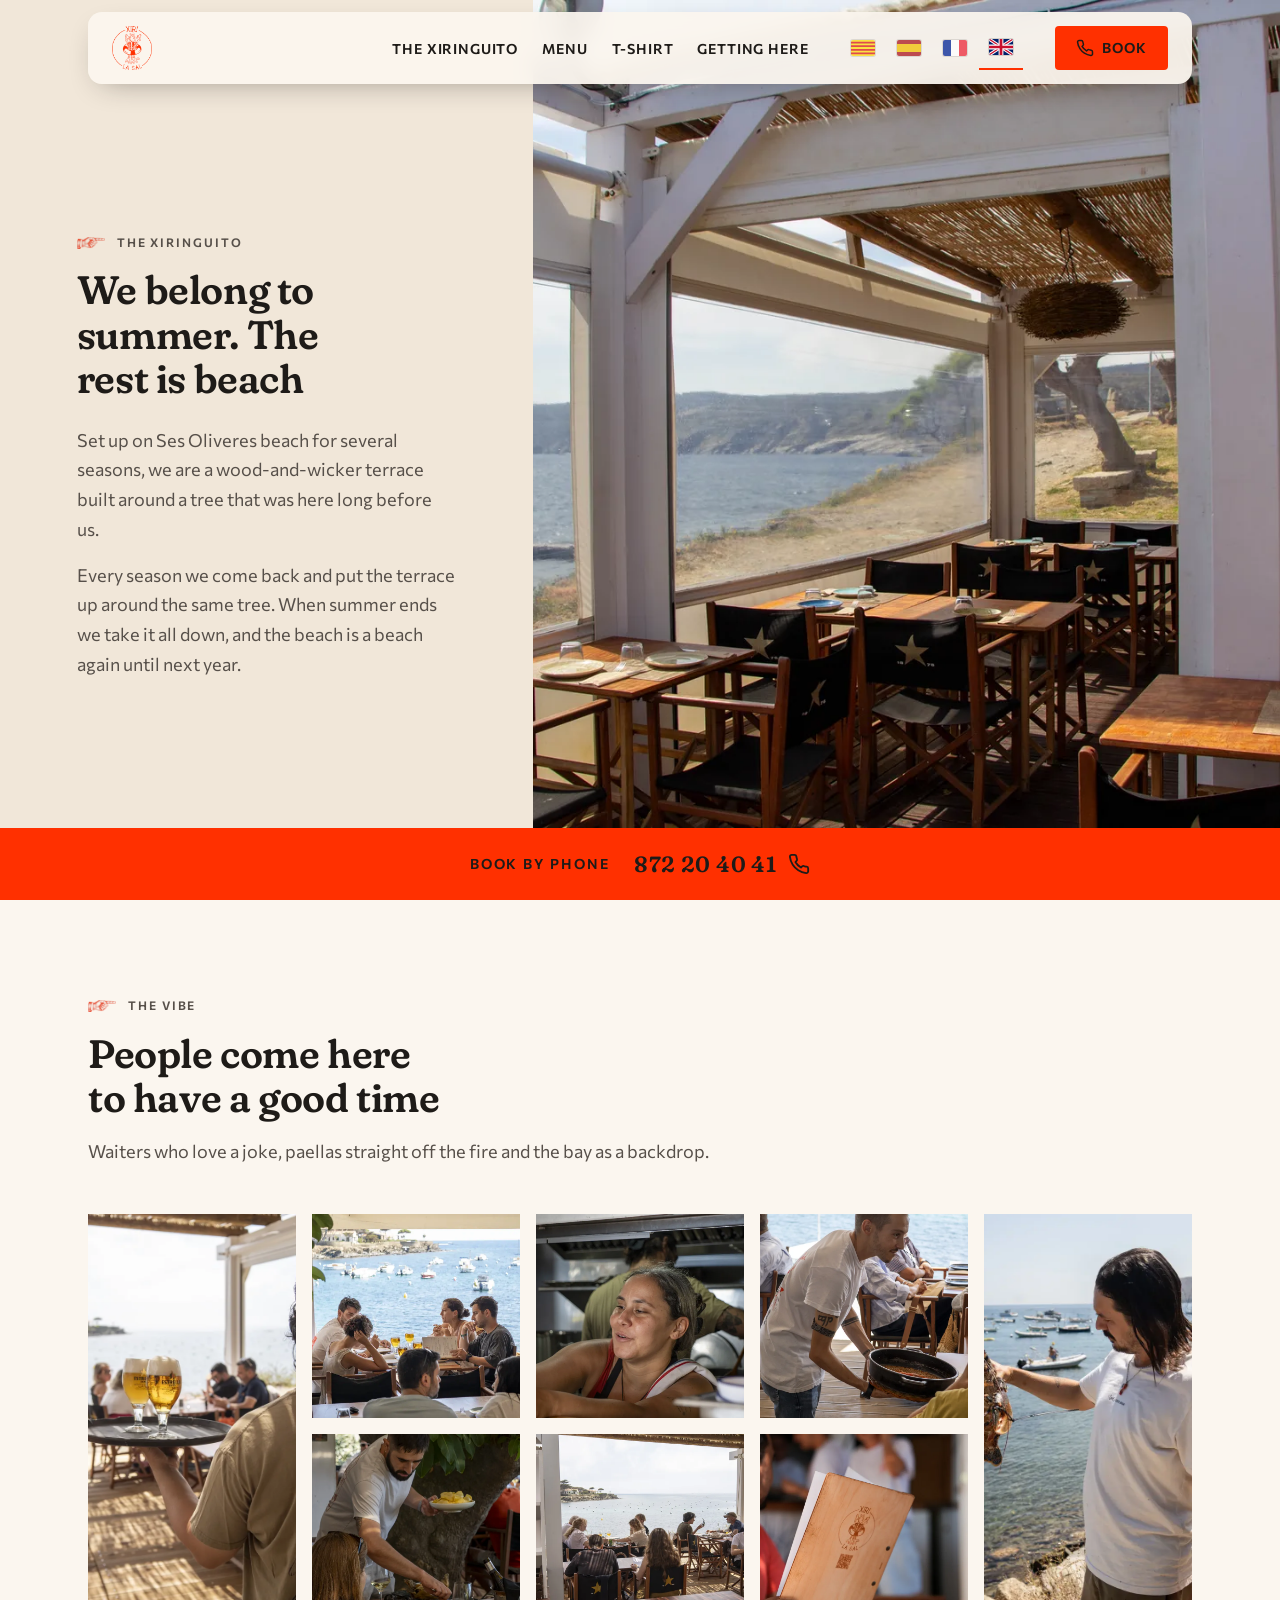
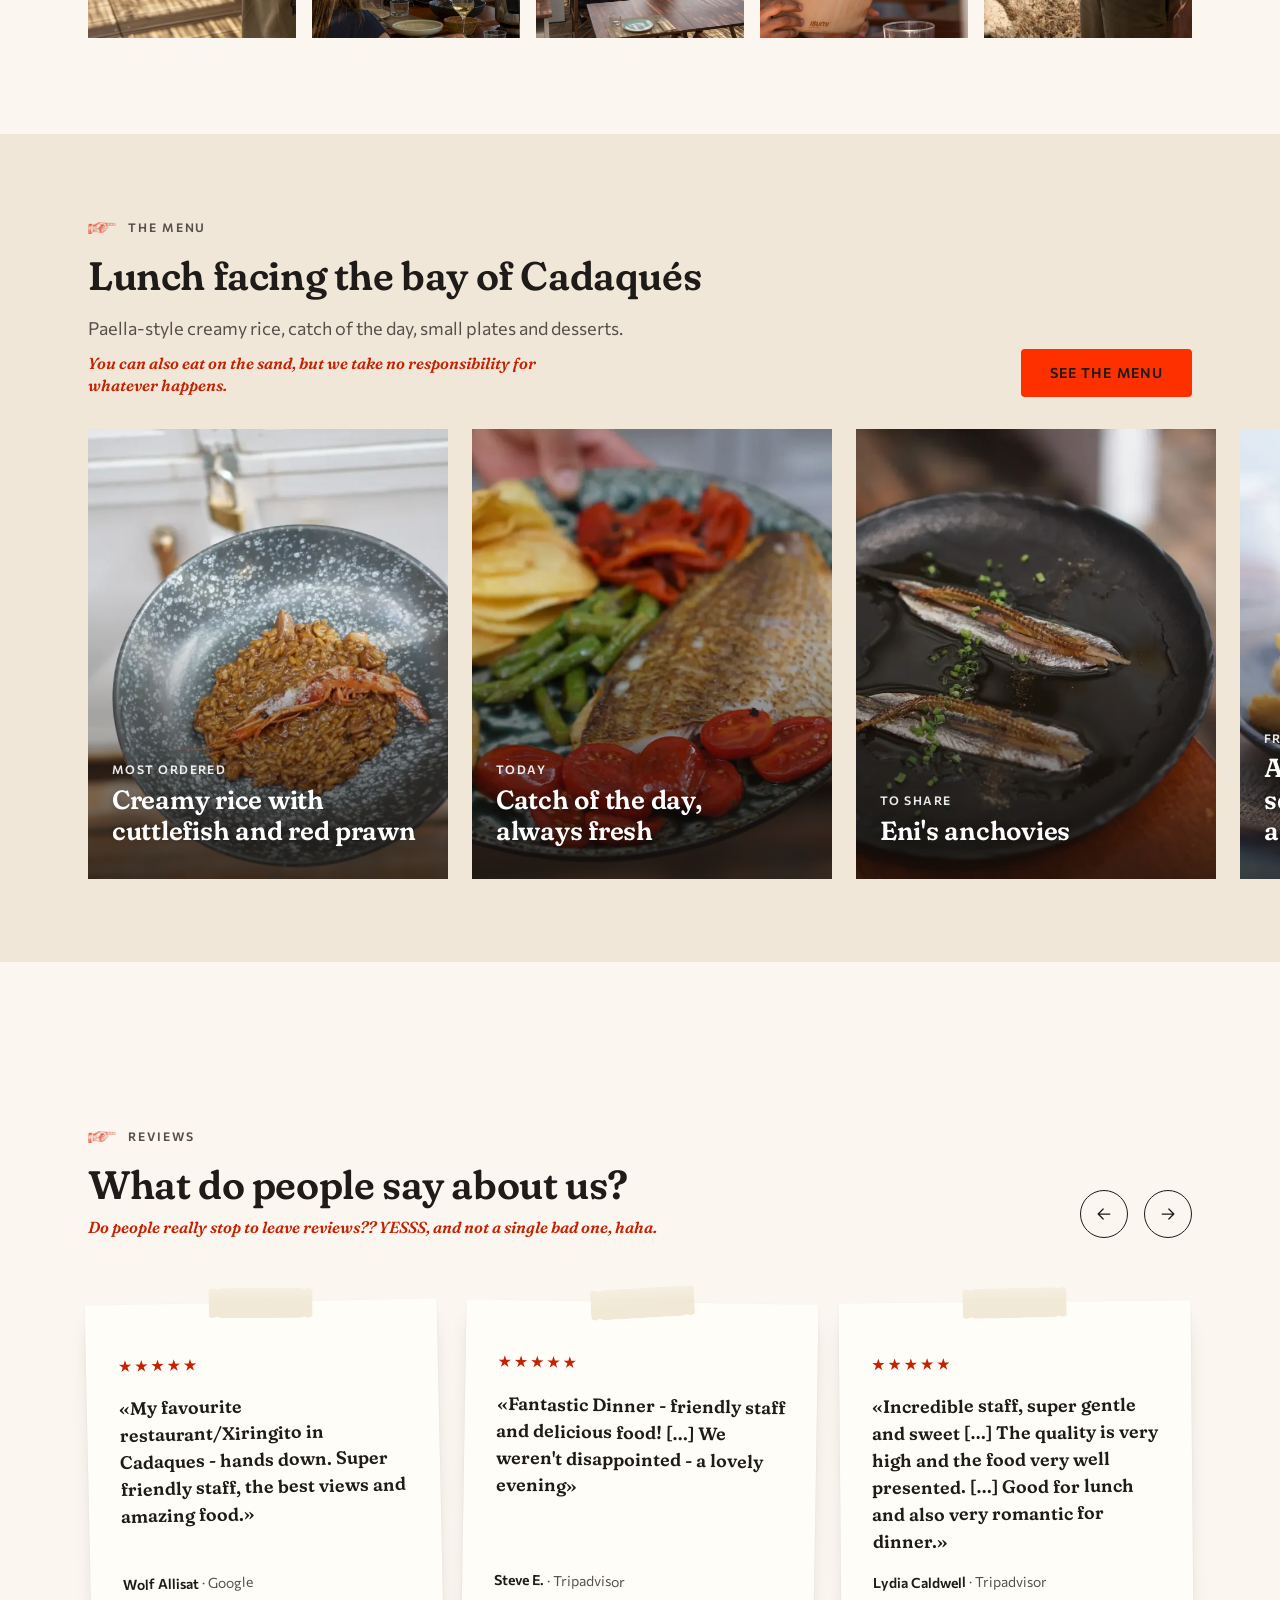
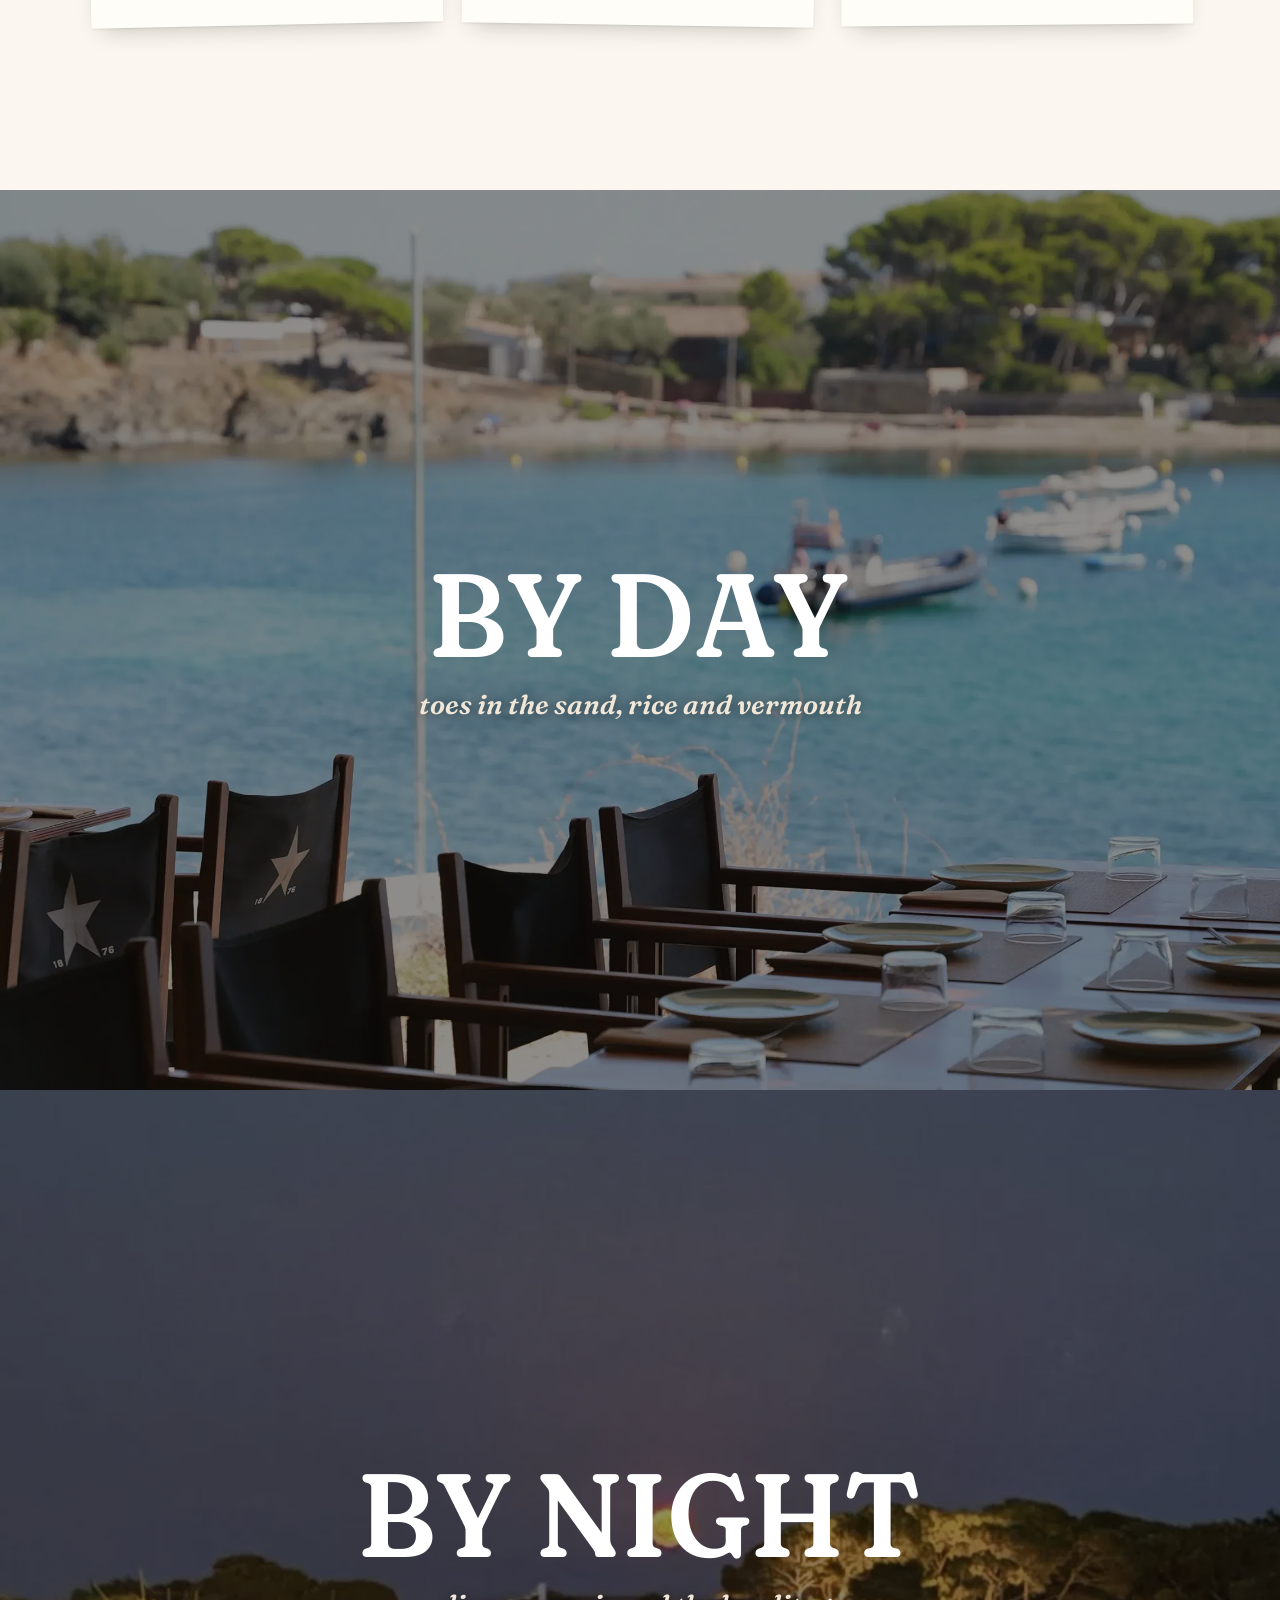
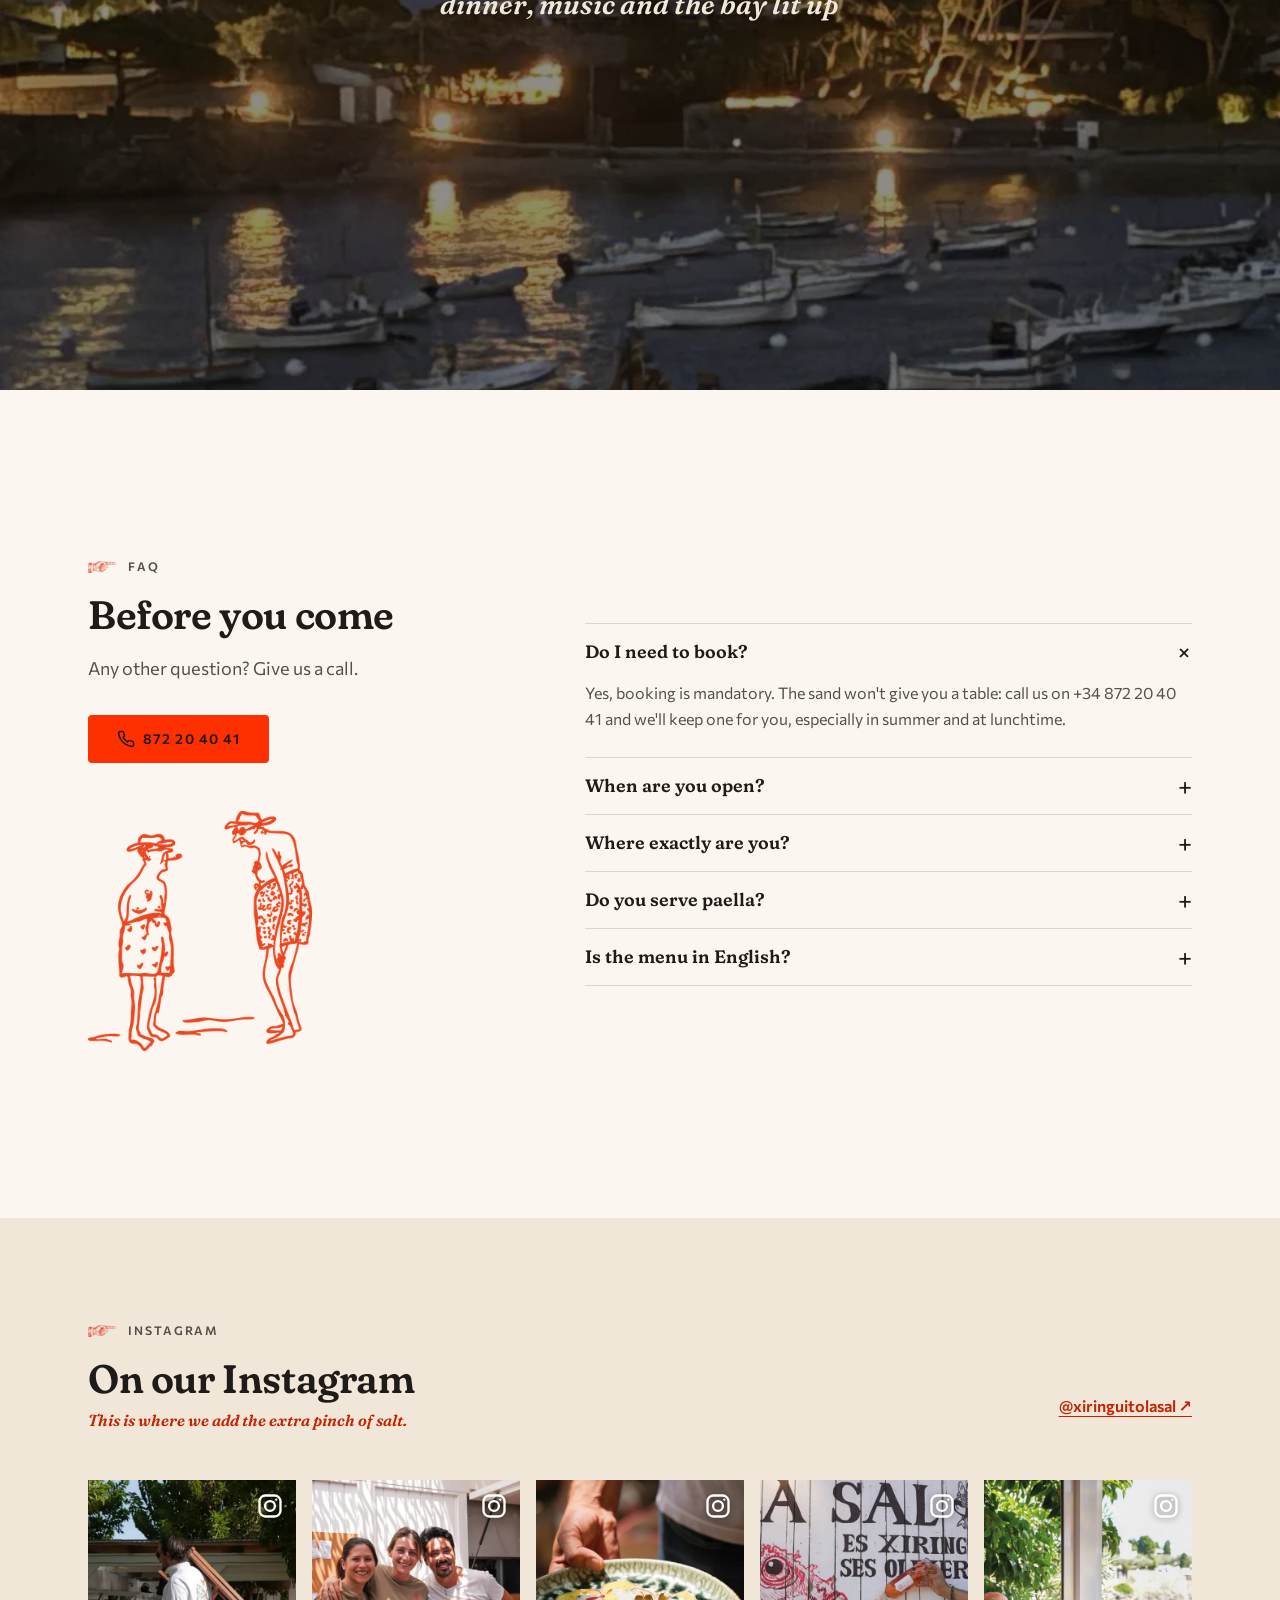
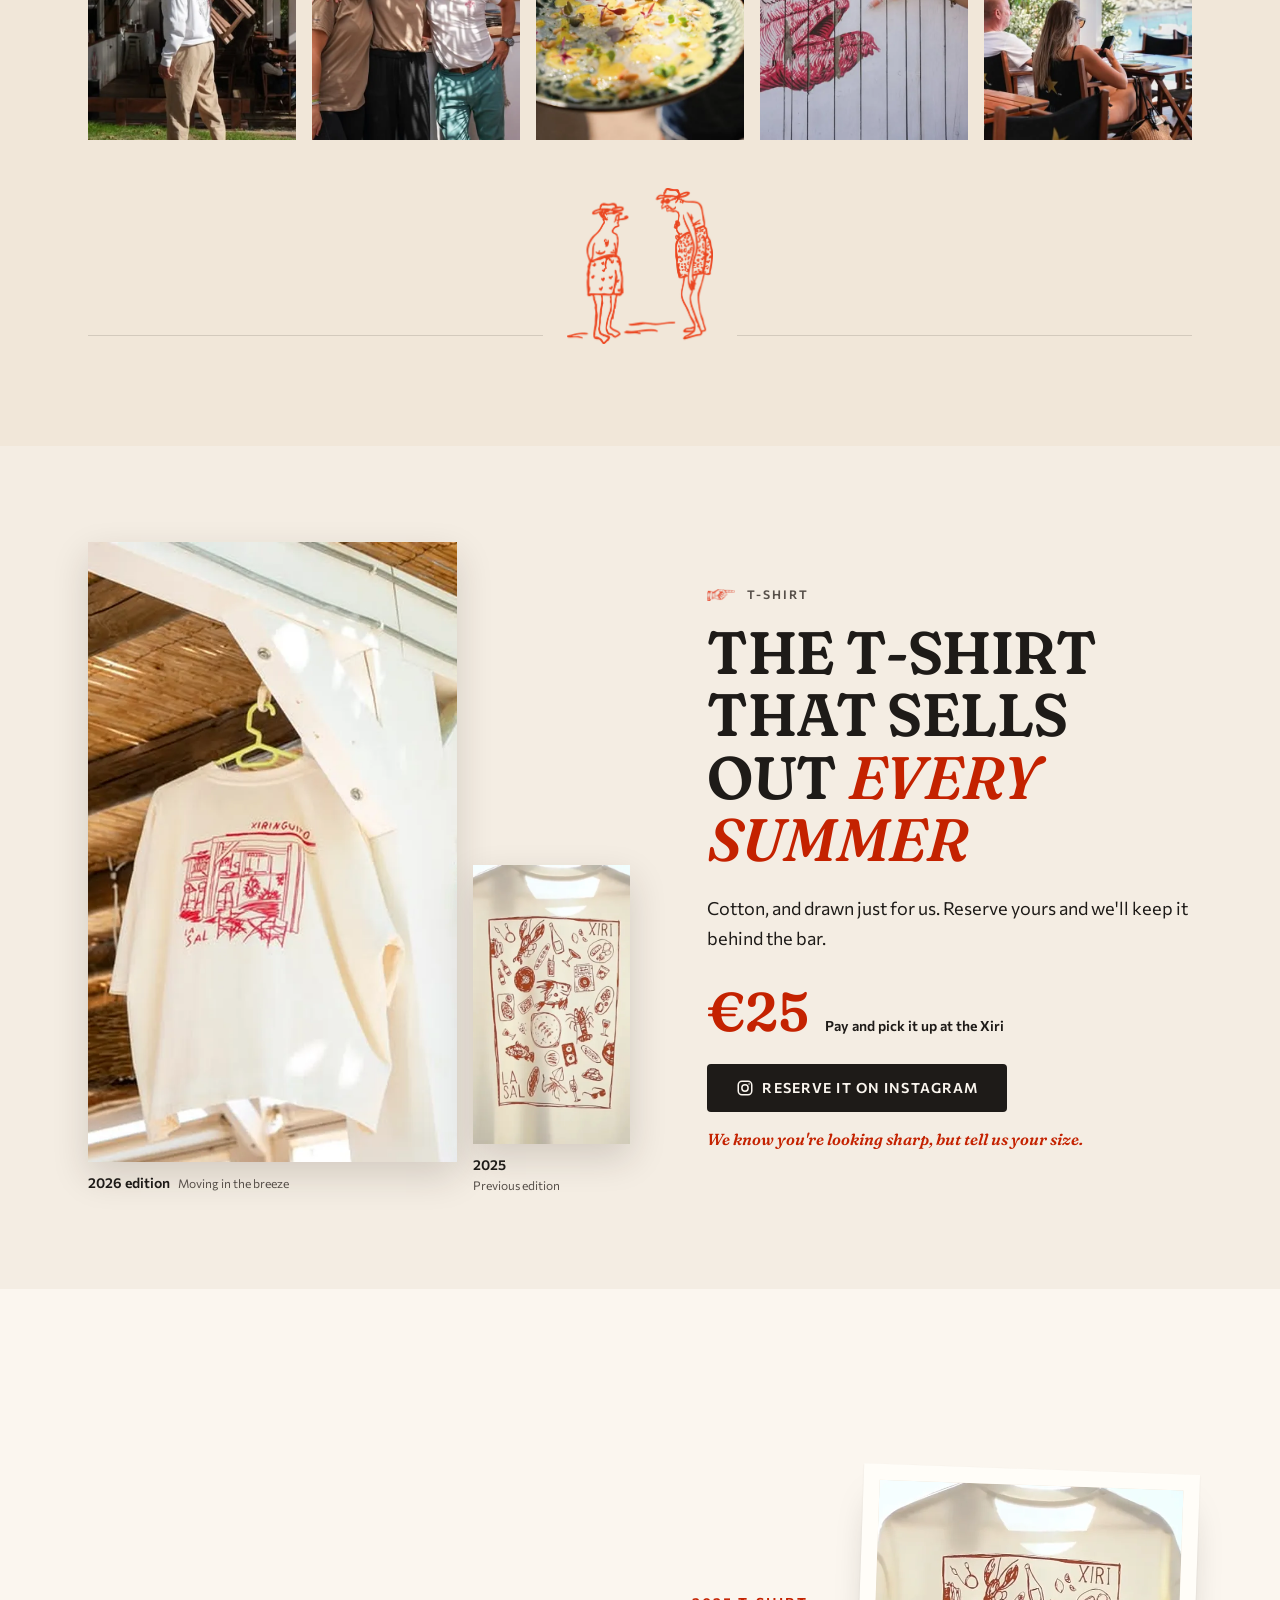
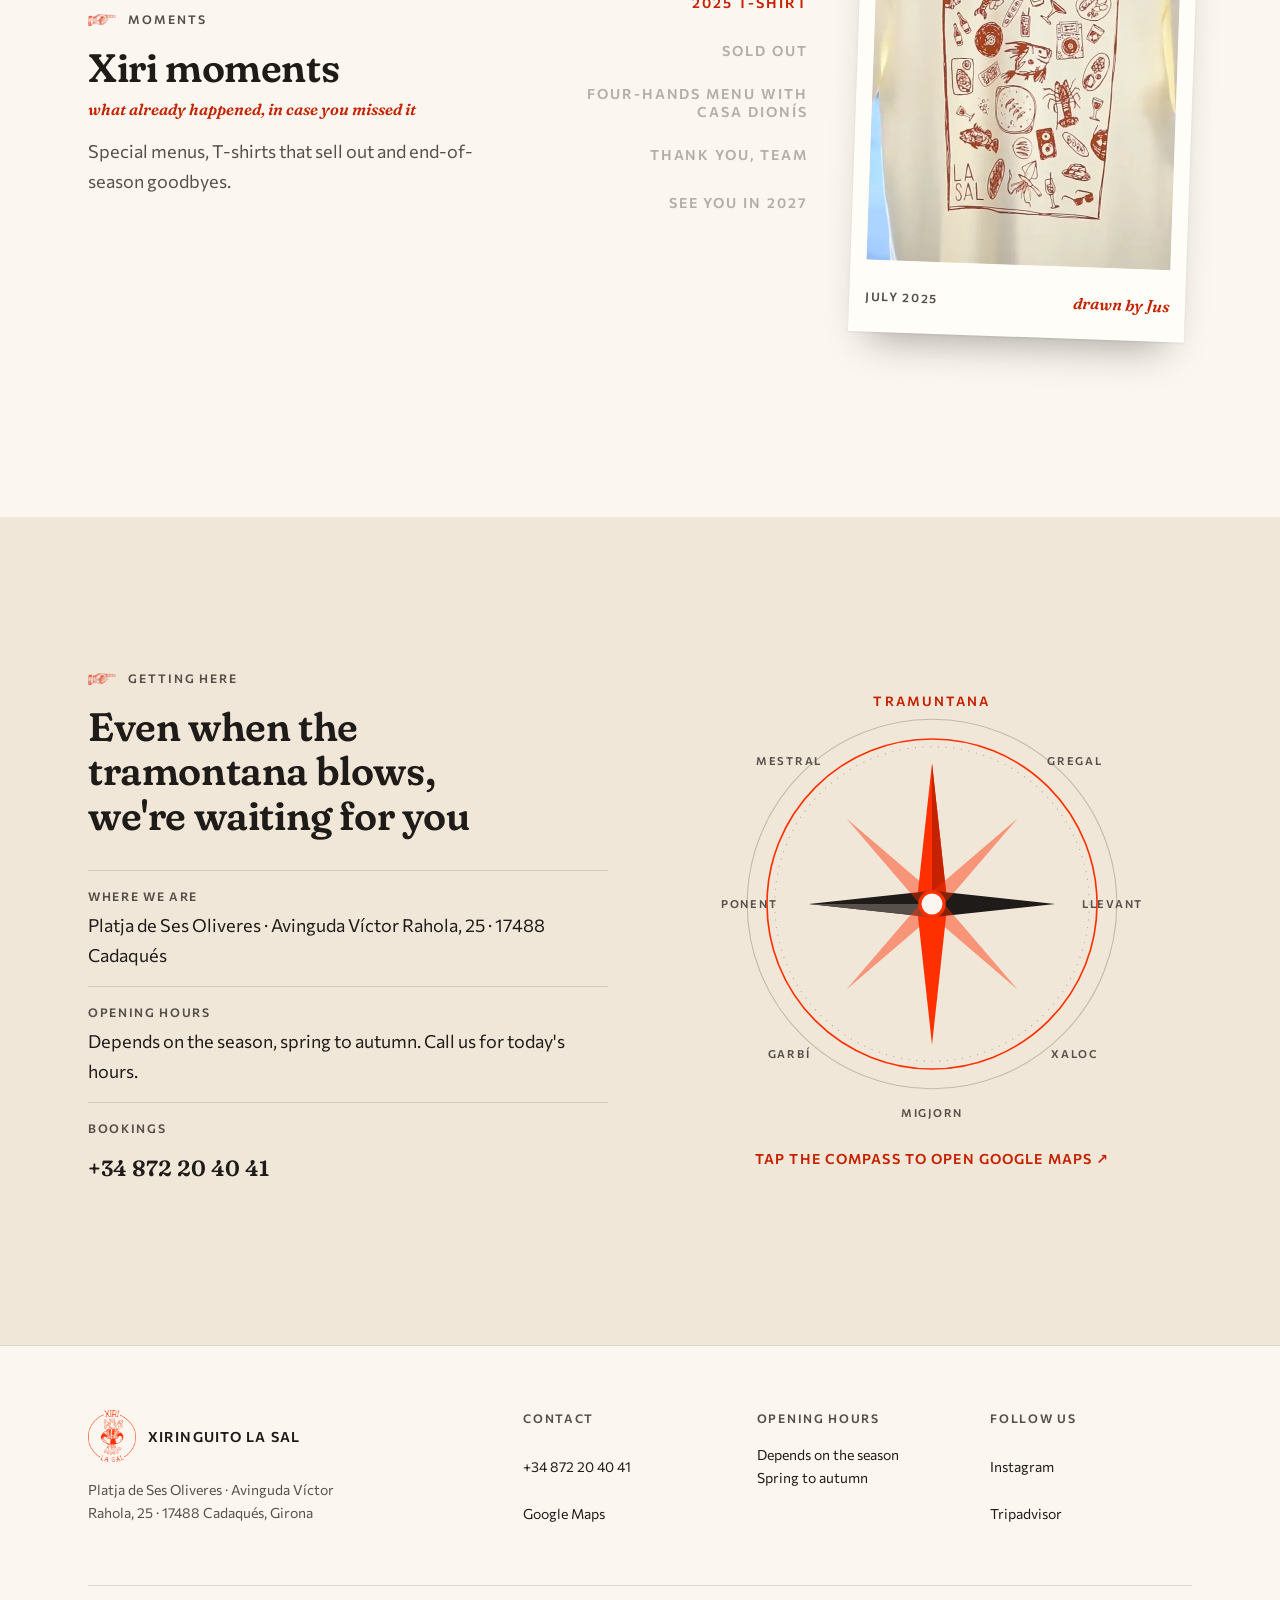
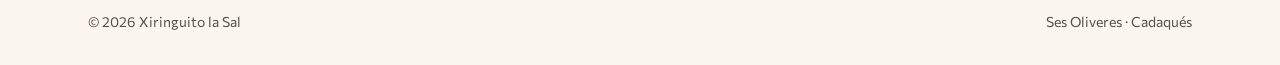
<file: assets/intro/portal-preview-en.html>
<!doctype html><html lang="en"><head><base href="/en/">
<meta charset="UTF-8">
<script>document.documentElement.classList.add('js');</script>
<meta name="viewport" content="width=device-width, initial-scale=1, viewport-fit=cover">
<title>Xiringuito la Sal · Beach bar &amp; restaurant in Cadaqués</title>
<meta name="description" content="Beach bar on Ses Oliveres beach, Cadaqués: paella, fresh fish and a terrace on the bay. Open March to October. Bookings: +34 872 20 40 41">
<meta name="robots" content="noindex">
<meta name="theme-color" content="#FBF6EF">
<link rel="canonical" href="https://www.xiringuitolasal.com/en/">
<link rel="alternate" hreflang="ca" href="https://www.xiringuitolasal.com/">
<link rel="alternate" hreflang="es" href="https://www.xiringuitolasal.com/es/">
<link rel="alternate" hreflang="fr" href="https://www.xiringuitolasal.com/fr/">
<link rel="alternate" hreflang="en" href="https://www.xiringuitolasal.com/en/">
<link rel="alternate" hreflang="x-default" href="https://www.xiringuitolasal.com/en/">
<meta property="og:url" content="https://www.xiringuitolasal.com/en/">
<meta property="og:locale" content="en_GB">
<meta property="og:type" content="restaurant">
<meta property="og:title" content="Xiringuito la Sal · Beach bar &amp; restaurant in Cadaqués">
<meta property="og:description" content="Beach bar on Ses Oliveres beach, Cadaqués: paella, fresh fish and a terrace on the bay. Open March to October. Bookings: +34 872 20 40 41">
<meta property="og:image" content="https://www.xiringuitolasal.com/assets/logo/og-terrassa-1200x630.jpg">
<link rel="icon" href="../assets/logo/favicon-32.png" sizes="32x32">
<link rel="icon" href="../assets/logo/favicon-512.png" sizes="512x512">
<link rel="apple-touch-icon" href="../assets/logo/apple-touch-icon-180.png">
<link rel="preload" as="font" type="font/woff2" href="../assets/fonts/fraunces-600-latin.woff2" crossorigin>
<link rel="preload" as="font" type="font/woff2" href="../assets/fonts/commissioner-400-latin.woff2" crossorigin>
<link rel="stylesheet" href="../assets/fonts/fonts.css">
<style>

:root{
  --bg:#FBF6EF;            
  --surface:#F1E7D9;       
  --text:#1E1B18;          
  --text-2:#57504A;        
  --line:rgba(30,27,24,.14);
  --accent:#FF3000;        /* taronja del logo: botons (text carbó a sobre, 4.58:1) */
  --accent-text:#C42200;   /* taronja per a text petit sobre clar (5.87:1) */
  --on-photo:#FFFFFF;

  --f-title:'Fraunces', Georgia, 'Times New Roman', serif;
  --f-text:'Commissioner', system-ui, -apple-system, 'Segoe UI', sans-serif;

  
  --fs-xs:.75rem;    
  --fs-sm:.875rem;   
  --fs-md:1rem;      
  --fs-lg:1.125rem;  
  --fs-xl:1.375rem;  
  --fs-2xl:clamp(1.75rem, 1.2rem + 1.6vw, 2.5rem);   
  --fs-3xl:clamp(2.25rem, 1.4rem + 3.2vw, 4rem);     

  
  --s1:8px; --s2:16px; --s3:24px; --s4:32px; --s5:48px; --s6:64px; --s7:96px; --s8:128px;
  --sec:96px;              
  --cab:calc(100vh - var(--nav-h));   
  --wrap:1200px;
  --gut:clamp(16px, 4vw, 48px);
  --nav-h:72px;
  --radius:4px;
}
*,*::before,*::after{box-sizing:border-box}
html{scroll-behavior:smooth;scroll-padding-top:var(--nav-h);-webkit-text-size-adjust:100%}
@media (prefers-reduced-motion: reduce){html{scroll-behavior:auto}*{transition:none!important;animation:none!important}}
body{margin:0;overflow-x:clip;background:var(--bg);color:var(--text);font:400 var(--fs-md)/1.65 var(--f-text);-webkit-font-smoothing:antialiased}
img{display:block;max-width:100%;height:auto}
a{color:inherit}
h1,h2,h3{font-family:var(--f-title);font-weight:600;line-height:1.12;letter-spacing:-.01em;margin:0;text-wrap:balance}
p{margin:0}
p+p{margin-top:var(--s2)}
.visually-hidden{position:absolute!important;width:1px;height:1px;overflow:hidden;clip:rect(0 0 0 0);white-space:nowrap}
.skip-link{position:absolute;left:var(--s2);top:-100px;z-index:100;background:var(--text);color:var(--bg);padding:var(--s1) var(--s2)}
.skip-link:focus{top:var(--s2)}
:focus-visible{outline:2px solid var(--accent-text);outline-offset:3px}
.wrap{max-width:var(--wrap);margin-inline:auto;padding-inline:var(--gut)}
.sec{padding-block:var(--sec);min-height:var(--cab);display:flex;flex-direction:column;justify-content:center}
.sec>.wrap{width:100%}
@supports (height:100svh){:root{--cab:calc(100svh - var(--nav-h))}}
@media (max-width:860px), (max-height:820px){:root{--sec:64px}}

.eyebrow{display:flex;align-items:center;gap:12px;margin-bottom:var(--s2);font-size:var(--fs-xs);font-weight:600;letter-spacing:.16em;text-transform:uppercase;color:var(--text-2)}
.eyebrow::before{content:"";width:28px;height:12px;flex:none;background:url("../assets/img/ma.webp") left center/contain no-repeat}

.cap{display:flex;flex-wrap:wrap;align-items:flex-end;justify-content:space-between;gap:var(--s3) var(--s5);margin-bottom:var(--s5)}
.cap h2{font-size:var(--fs-2xl);max-width:22ch}
.cap p{margin-top:var(--s2);max-width:52ch;text-wrap:pretty;color:var(--text-2);font-size:var(--fs-lg)}
.cap-accions{display:flex;flex-wrap:wrap;align-items:center;gap:var(--s2)}

.cap p.broma,.sam-txt p.talla,.mom-cap p.broma{margin-top:var(--s1);font:italic 600 var(--fs-md)/1.4 var(--f-title);color:var(--accent-text)}

.cap-accions:has(.btn + .btn){display:grid;grid-auto-flow:column;grid-auto-columns:1fr}
@media (max-width:560px){ .cap-accions{width:100%;flex-wrap:nowrap} .cap-accions .btn{flex:1 1 0;padding-inline:12px;font-size:var(--fs-xs);letter-spacing:.06em} }
@media (max-height:820px) and (min-width:861px){ .cap{margin-bottom:var(--s4)} }

.btn{display:inline-flex;align-items:center;justify-content:center;gap:var(--s1);min-height:48px;padding:12px 28px;border:1px solid transparent;border-radius:var(--radius);
  font:600 var(--fs-sm)/1 var(--f-text);letter-spacing:.08em;text-transform:uppercase;text-decoration:none;cursor:pointer;transition:transform .16s cubic-bezier(.23,1,.32,1),background-color .2s,color .2s,border-color .2s}
.btn svg{width:18px;height:18px;flex:none}
.btn:active{transform:scale(.97)}
.btn-accent{background:var(--accent);color:var(--text)}
.btn-accent:hover{background:#E62B00}
.btn-line{border-color:currentColor;background:transparent}
.btn-line:hover{background:var(--text);color:var(--bg);border-color:var(--text)}
.on-photo .btn-line{color:var(--on-photo)}
.on-photo .btn-line:hover{background:var(--on-photo);color:var(--text);border-color:var(--on-photo)}
.link{display:inline-block;padding-block:12px;font-weight:600;color:var(--accent-text);text-decoration:underline;text-underline-offset:4px}
.link:hover{color:var(--text)}

.nav{position:fixed;top:12px;left:var(--gut);right:var(--gut);max-width:calc(var(--wrap) - 2 * var(--gut));margin-inline:auto;z-index:50;color:var(--text);
  background:rgba(251,246,239,.94);-webkit-backdrop-filter:blur(10px);backdrop-filter:blur(10px);border-radius:14px;box-shadow:0 10px 30px -14px rgba(30,27,24,.45);transition:transform .35s cubic-bezier(.2,.7,.2,1)}
.nav-in{height:var(--nav-h);display:flex;align-items:center;gap:var(--s4);padding-inline:var(--s3)}
.brand{display:flex;align-items:center;gap:12px;text-decoration:none;margin-right:auto;padding-right:var(--s3)}
.brand{min-height:44px}
.brand img{width:40px;height:44px;object-fit:contain}
.brand .logo-color{display:none}
.brand-nom{font:600 var(--fs-sm)/1.1 var(--f-text);letter-spacing:.08em;text-transform:uppercase}   
.nav .brand-nom{display:none}   
.nav-links{display:flex;gap:var(--s3);list-style:none;margin:0;padding:0}
.nav-links a,.brand-nom{white-space:nowrap}
.nav-links a{font-size:var(--fs-sm);font-weight:600;letter-spacing:.06em;text-transform:uppercase;text-decoration:none;padding-block:var(--s1);border-bottom:1px solid transparent}
.nav-links a:hover{border-bottom-color:var(--accent)}
.nav-links a:focus:not(:focus-visible){border-bottom-color:transparent}
.lang{display:flex;gap:2px}
.lang button,.lang a{min-width:44px;min-height:44px;padding:0 6px;border:0;background:none;color:inherit;font:600 var(--fs-xs)/1 var(--f-text);letter-spacing:.08em;cursor:pointer;opacity:.75;border-bottom:1px solid transparent;text-decoration:none;display:inline-flex;align-items:center;justify-content:center}
.lang [aria-pressed="true"],.lang [aria-current="page"]{opacity:1;border-bottom:2px solid var(--accent)}
.lang svg{width:24px;height:16px;border-radius:2px;box-shadow:0 0 0 1px rgba(30,27,24,.15)}
.lang a:hover{opacity:1}
.nav .btn{min-height:44px;padding:12px 20px}
.nav.obert{background:var(--bg)}
.nav.solid .logo-blanc,.nav.obert .logo-blanc{display:none}
.nav.solid .logo-color,.nav.obert .logo-color{display:block}
.nav.amagat{transform:translateY(calc(-100% - 16px))}

.menu{display:contents}
.menu-xarxes{display:none}
.hamb{display:none}

.nav-in>nav,.menu>nav{order:1}
.nav-in>.lang{order:2}
.menu>.btn{order:3}
.hamb{order:4}
.nav-tel{display:none}
@media (max-width:960px){
  .nav-in{gap:var(--s1);padding-inline:var(--s2)}
  .brand{margin-right:auto}
  .brand,.nav-tel,.hamb{flex:none}
  .brand{min-width:44px}
  .nav-tel{order:3;display:grid;place-items:center;width:44px;height:44px;border-radius:50%;background:var(--accent);color:var(--text)}
  .nav-tel svg{width:20px;height:20px}
  .nav-in>.lang button,.nav-in>.lang a{min-width:44px}
  .lang{flex:none}
  .hamb{display:grid;place-content:center;gap:6px;width:44px;height:44px;margin-right:-10px;padding:0;border:0;background:none;color:inherit;cursor:pointer}
  .hamb span{display:block;width:24px;height:2px;background:currentColor;transition:transform .3s,opacity .2s}
  .nav.obert .hamb span:nth-child(1){transform:translateY(8px) rotate(45deg)}
  .nav.obert .hamb span:nth-child(2){opacity:0}
  .nav.obert .hamb span:nth-child(3){transform:translateY(-8px) rotate(-45deg)}
  .menu{position:fixed;top:calc(var(--nav-h) + 20px);left:var(--gut);right:var(--gut);border-radius:14px;display:none;flex-direction:column;gap:var(--s4);max-height:calc(100vh - var(--nav-h));overflow-y:auto;
    padding:var(--s4) var(--s3) var(--s5);background:var(--bg);color:var(--text);box-shadow:0 12px 24px -12px rgba(30,27,24,.25)}
  .nav.obert .menu{display:flex}
  .nav-links{flex-direction:column;gap:0}
  .nav-links a{display:block;padding:14px 0;border-bottom:1px solid var(--line);font:600 var(--fs-xl)/1.2 var(--f-title);letter-spacing:0;text-transform:none}
  .nav-links a:hover{border-bottom-color:var(--line);color:var(--accent-text)}
  .nav-in>.lang{gap:0}
  .menu .btn{width:100%;min-height:52px}
  .menu-xarxes{order:4;display:flex;justify-content:center;gap:var(--s5);list-style:none;margin:0;padding:0}
  .menu-xarxes a{display:inline-flex;align-items:center;gap:var(--s1);min-height:44px;text-decoration:none;font-weight:600;font-size:var(--fs-sm)}
  .menu-xarxes a:hover{color:var(--accent-text)}
  .menu-xarxes svg{width:22px;height:22px}
  .nav.obert .nav-tel{visibility:hidden}
  .menu .btn .btn-txt{display:inline}
}
@media (max-width:560px){
  .brand-nom{display:none}
  .nav-in{gap:2px;padding-inline:8px}
  .nav-in>.lang{gap:0}
  .brand{min-width:40px}
  .nav-in>.lang button,.nav-in>.lang a{min-width:44px;padding:0}
  .hamb{margin-right:0}
}
@media (max-width:400px){ .nav-in>.lang button,.nav-in>.lang a{min-width:40px} }

.franja{display:flex;flex-wrap:wrap;align-items:center;justify-content:center;gap:var(--s1) var(--s3);min-height:72px;padding:var(--s2) var(--gut);background:var(--accent);color:var(--text);text-decoration:none;text-align:center}
.franja span{font-size:var(--fs-sm);font-weight:600;letter-spacing:.14em;text-transform:uppercase}
.franja strong{font:600 var(--fs-xl)/1 var(--f-title);letter-spacing:.02em}
.franja svg{width:22px;height:22px}
.franja-num{display:inline-flex;align-items:center;gap:12px;white-space:nowrap}
@media (max-width:560px){ .franja{flex-direction:column;gap:4px;padding:var(--s2) var(--gut)} .franja span{font-size:var(--fs-xs);letter-spacing:.12em} }
.franja:hover strong{text-decoration:underline;text-underline-offset:5px}

.split{display:grid;grid-template-columns:minmax(0,5fr) minmax(0,7fr);min-height:var(--cab)}

.split-txt{display:flex;flex-direction:column;justify-content:center;padding:var(--sec) clamp(24px, 6vw, 96px)}
.split-txt>*{width:100%;max-width:460px;margin-inline:auto}
.split-txt h2{font-size:var(--fs-2xl);max-width:18ch}
.split-txt h1{font-size:var(--fs-2xl);max-width:18ch}

main > .split:first-child{margin-top:0}
main > .split:first-child .split-txt{padding-top:calc(var(--nav-h) + 12px + var(--sec))}
.split-txt p{margin-top:var(--s3);max-width:44ch;color:var(--text-2);font-size:var(--fs-lg)}
.split-txt p+p{margin-top:var(--s2)}
.split-txt .accions{margin-top:var(--s4);display:flex;flex-wrap:wrap;gap:var(--s2);align-items:center}
.split-img{position:relative;min-height:320px}
.split-img img{position:absolute;inset:0;width:100%;height:100%;object-fit:cover}
.split.fosc .split-txt{background:var(--surface)}
@media (max-width:860px){
  .split.primer .split-img{margin-top:0}
  main > .split:first-child .split-txt{padding-top:var(--s6)}
  .split{grid-template-columns:minmax(0,1fr);grid-template-rows:auto 1fr;min-height:var(--cab)}
  .split-img{order:-1;aspect-ratio:16/10;min-height:0}
  .split-txt{padding:var(--s6) var(--gut)}
}

.ambient-grid{display:grid;grid-template-columns:repeat(5,minmax(0,1fr));grid-template-rows:repeat(2,minmax(0,1fr));gap:var(--s2);
  height:clamp(400px, calc(var(--cab) - 2 * var(--sec) - 212px), 680px);list-style:none;margin:0;padding:0}
.ambient-grid li{position:relative;overflow:hidden;background:var(--surface)}
.ambient-grid li.alt{grid-row:span 2}
.ambient-grid img{position:absolute;inset:0;width:100%;height:100%;object-fit:cover;transition:transform .5s cubic-bezier(.23,1,.32,1)}
@media (hover:hover) and (pointer:fine){.ambient-grid li:hover img{transform:scale(1.04)}}
@media (max-width:860px){
  .ambient-grid{grid-template-columns:repeat(2,minmax(0,1fr));grid-template-rows:none;grid-auto-rows:180px;height:auto}
  .ambient-grid li.alt{grid-row:span 2}
}

.banda{position:relative;display:grid;place-items:center;min-height:min(72vh,640px);padding:var(--sec) var(--gut);text-align:center;color:var(--on-photo);overflow:hidden}
.banda>img{position:absolute;inset:0;width:100%;height:100%;object-fit:cover}
.banda::after{content:"";position:absolute;inset:0;background:rgba(20,16,12,.5)}
.banda-in{position:relative;z-index:1;max-width:720px;display:flex;flex-direction:column;align-items:center}
.banda h2{font-size:var(--fs-2xl)}
.banda p{margin-top:var(--s3);font-size:var(--fs-lg)}
.banda .accions{margin-top:var(--s4);display:flex;flex-wrap:wrap;justify-content:center;gap:var(--s2)}

.carta-sec-web{background:var(--surface);--sec:var(--s6)}
.carta-sec-web .cap h2{max-width:none}
.carta-sec-web .cap{margin-bottom:var(--s4)}

.plats{display:flex;gap:var(--s3);overflow-x:auto;scroll-snap-type:x mandatory;scrollbar-width:none;list-style:none;margin:0 calc((100% - var(--vw, 100vw)) / 2) 0 0;padding:0 var(--gut) 0 0;
  --ph:clamp(360px, calc(var(--cab) - 2 * var(--sec) - 250px), 640px)}
.plats::-webkit-scrollbar{display:none}
.plat{flex:0 0 calc(var(--ph) * .8);scroll-snap-align:start}

.plat a{position:relative;display:flex;flex-direction:column;justify-content:flex-end;height:var(--ph);width:100%;padding:var(--s4) var(--s3);overflow:hidden;color:var(--on-photo);text-decoration:none;background:var(--surface)}
.plat .ph{position:absolute;inset:0}
.plat .ph::after{content:"";position:absolute;inset:0;background:linear-gradient(180deg,rgba(20,16,12,0) 35%,rgba(20,16,12,.72) 100%)}
.plat img{width:100%;height:100%;object-fit:cover;transition:transform .4s cubic-bezier(.23,1,.32,1)}
@media (hover:hover) and (pointer:fine){.plat a:hover img{transform:scale(1.04)}}
.plat h3,.plat small{position:relative;z-index:1}
.plat h3{font:600 clamp(1.375rem, 1rem + .8vw, 1.75rem)/1.2 var(--f-title);text-shadow:0 1px 8px rgba(0,0,0,.35)}
.plat small{order:-1;margin-bottom:4px;font-size:var(--fs-xs);font-weight:600;letter-spacing:.12em;text-transform:uppercase;opacity:.9}
.plat-nota{display:flex;flex-direction:column;justify-content:center;gap:var(--s1);padding:var(--s3);background:var(--surface)}
.plat-nota h3{font-size:var(--fs-xl);margin-bottom:var(--s1)}
.plat-nota p{color:var(--text-2);font-size:var(--fs-sm);line-height:1.5}
.plat-nota p+p{margin-top:0}

@media (max-width:960px){
  .plats{gap:var(--s2);overscroll-behavior-x:contain}
  .plat,.plat-nota{flex:0 0 84%}
  .plat a{height:auto;aspect-ratio:4/5;max-height:min(64vh,560px)}
}

.punts{display:none}
@media (max-width:960px){
  .punts{display:flex;justify-content:center;gap:var(--s1);margin-top:var(--s3)}
  .punts span{width:8px;height:8px;border-radius:50%;background:#CFC6BA;transition:background-color .2s,transform .2s}
  .punts span.on{background:var(--text-2);transform:scale(1.25)}
}

.opinions{background:var(--bg)}
.ressenyes{display:grid;grid-template-columns:repeat(3,1fr);gap:var(--s3);list-style:none;margin:0;padding:0}
.ressenya[hidden]{display:none}
.ressenyes{padding-top:var(--s2)}
.ressenya{position:relative;display:flex;flex-direction:column;gap:var(--s2);padding:var(--s5) var(--s4) var(--s4);background:#FFFDF8;
  box-shadow:0 1px 2px rgba(30,27,24,.08),0 12px 24px -12px rgba(30,27,24,.28);rotate:var(--gir,0deg)}
.ressenya:nth-child(3n+1){--gir:-1.2deg}
.ressenya:nth-child(3n+2){--gir:.9deg}
.ressenya:nth-child(3n){--gir:-.5deg}

.ressenya::before{content:"";position:absolute;top:-14px;left:50%;width:104px;height:30px;translate:-50% 0;rotate:calc(var(--gir,0deg) * -2.5 - 2deg);
  background:linear-gradient(180deg,rgba(255,255,255,.35),rgba(255,255,255,0) 60%),rgba(236,226,200,.72);box-shadow:0 1px 2px rgba(30,27,24,.12);
  clip-path:polygon(0 4%,4% 0,8% 6%,12% 0,88% 0,92% 5%,96% 0,100% 6%,100% 94%,96% 100%,92% 95%,88% 100%,12% 100%,8% 94%,4% 100%,0 95%)}
.ressenya .estrelles{color:var(--accent-text);letter-spacing:.12em;font-size:var(--fs-md)}
.ressenya blockquote{margin:0;flex:1;font:600 var(--fs-lg)/1.5 var(--f-title)}
.ressenya footer{font-size:var(--fs-sm);color:var(--text-2)}
.ressenya footer b{color:var(--text);font-weight:600}
.ressenya .trad{font-style:italic}
.ressenya.entra{animation:entra .35s cubic-bezier(.23,1,.32,1) both}
@keyframes entra{from{opacity:0;translate:0 8px}to{opacity:1;translate:0 0}}
.opinions-peu{margin-top:var(--s4);text-align:right}
.fletxa{width:48px;height:48px;display:grid;place-items:center;border:1px solid var(--text);border-radius:50%;background:none;color:var(--text);cursor:pointer}
.fletxa{transition:transform .16s cubic-bezier(.23,1,.32,1),background-color .2s,color .2s}
.fletxa:active{transform:scale(.97)}
.fletxa:hover{background:var(--text);color:var(--bg)}
.fletxa svg{width:20px;height:20px}
@media (max-width:1000px){ .ressenyes{grid-template-columns:repeat(2,1fr)} }
@media (max-width:640px){ .ressenyes{grid-template-columns:1fr} .opinions-peu{text-align:left} }

.samarreta{background:#F4EDE3}
.sam-grid{display:grid;grid-template-columns:minmax(0,1.12fr) minmax(0,1fr);gap:clamp(40px,6vw,96px);align-items:center}
.sam-media{display:grid;grid-template-columns:minmax(0,2.35fr) minmax(0,1fr);gap:var(--s2);align-items:end;min-width:0}
.sam-film{margin:0;min-width:0}
.sam-film video{display:block;width:100%;aspect-ratio:9/16;max-height:620px;object-fit:cover;background:#e6dfd2;box-shadow:0 14px 34px rgba(45,32,22,.16)}
.sam-film figcaption{display:flex;align-items:baseline;gap:8px;margin-top:12px;font:600 var(--fs-sm)/1.35 var(--f-text)}
.sam-film figcaption small{font:500 var(--fs-xs)/1.35 var(--f-text);color:var(--text-2)}
.sam-film-prev video{max-height:325px}
.sam-film-prev figcaption{display:block}
.sam-film-prev figcaption small{display:block;margin-top:2px}
.sam-txt h2{font-size:clamp(2.25rem,1.5rem + 2.8vw,3.75rem);line-height:1.04;text-transform:uppercase}
.sam-txt h2 em{font-style:italic;color:var(--accent-text)}
.sam-txt>p{margin-top:var(--s3);max-width:44ch;font-size:var(--fs-lg);font-weight:500}
.preu{margin-top:var(--s4);display:flex;align-items:baseline;gap:var(--s2);flex-wrap:wrap}
.preu strong{font:600 clamp(2.5rem, 1.8rem + 2vw, 3.5rem)/1 var(--f-title);color:var(--accent-text)}
.preu span{font-size:var(--fs-sm);font-weight:600}
.sam-txt .accions{margin-top:var(--s3)}
.btn-fosc{background:var(--text);color:var(--bg)}
.btn-fosc:hover{background:#000}
.sam-txt p.talla{margin-top:var(--s2)}
.sam-txt p.avis-copiat{margin-top:var(--s1);font-size:var(--fs-sm)}
@media (max-width:860px){
  .sam-grid{grid-template-columns:1fr;gap:var(--s5)}
  .sam-media{width:min(100%,560px);margin-inline:auto}
  .sam-film video{max-height:560px}
  .sam-film-prev video{max-height:300px}
}
@media (max-width:480px){
  .sam-grid{gap:var(--s4)}
  .sam-media{grid-template-columns:minmax(0,2.1fr) minmax(0,1fr);gap:12px}
  .sam-film video{max-height:440px}
  .sam-film-prev video{max-height:230px}
  .sam-film figcaption{font-size:var(--fs-xs)}
  .sam-txt h2{font-size:clamp(2.1rem,9vw,3rem)}
}

.ig-sec{background:var(--surface)}
.posts{display:grid;grid-template-columns:repeat(5,1fr);gap:var(--s2);list-style:none;margin:0;padding:0}
.post a{position:relative;display:block;aspect-ratio:4/5;overflow:hidden;background:var(--surface)}
.post img{width:100%;height:100%;object-fit:cover;transition:transform .4s cubic-bezier(.23,1,.32,1)}
@media (hover:hover) and (pointer:fine){.post a:hover img{transform:scale(1.04)}}
.post .ig{position:absolute;top:12px;right:12px;width:28px;height:28px;color:#fff;filter:drop-shadow(0 1px 3px rgba(0,0,0,.4))}

.separador{display:flex;align-items:flex-end;gap:var(--s3);margin-top:var(--s5)}
.separador span{flex:1;height:1px;background:var(--line);margin-bottom:var(--s1)}
.separador img{width:auto;height:clamp(80px, calc(var(--cab) - 2 * var(--sec) - 480px), 160px)}
@media (max-width:900px){ .separador img{height:112px} }
@media (max-width:900px){
  .posts{display:flex;overflow-x:auto;scroll-snap-type:x mandatory;margin-inline:calc(var(--gut) * -1);padding-inline:var(--gut);scroll-padding-inline:var(--gut);scrollbar-width:none}
  .posts::-webkit-scrollbar{display:none}
  .post{flex:0 0 min(60vw,280px);scroll-snap-align:start}
}

.faq{background:var(--bg)}
.faq-grid{display:grid;grid-template-columns:minmax(0,5fr) minmax(0,7fr);gap:var(--s6);align-items:center}
.cap-faq h2{font-size:var(--fs-2xl);max-width:16ch}
.cap-faq p{margin-top:var(--s2);color:var(--text-2);font-size:var(--fs-lg)}
.cap-faq .btn{margin-top:var(--s4)}
.cap-faq{display:flex;flex-direction:column;align-items:flex-start}
.faq-il{margin-top:var(--s5);width:auto;height:clamp(120px, calc(var(--cab) - 2 * var(--sec) - 360px), 240px)}
@media (max-width:860px){ .faq-il{display:none} }
.faq-llista{border-top:1px solid var(--line)}
.faq-llista details{border-bottom:1px solid var(--line)}
.faq-llista summary{display:flex;justify-content:space-between;align-items:center;gap:var(--s2);min-height:56px;padding:var(--s2) 0;cursor:pointer;list-style:none;font:600 var(--fs-lg)/1.3 var(--f-title)}
.faq-llista summary::-webkit-details-marker{display:none}
.faq-llista summary::after{content:"+";flex:none;font:400 1.5rem/1 var(--f-text);transition:transform .2s cubic-bezier(.23,1,.32,1)}
.faq-llista details[open] summary::after{transform:rotate(45deg)}
.faq-llista details p{padding:0 0 var(--s3);max-width:60ch;color:var(--text-2)}
@media (max-width:860px){ .faq-grid{grid-template-columns:minmax(0,1fr);gap:var(--s4)} }

.arribar{background:var(--surface);color:var(--text)}   
.arribar .eyebrow{color:var(--text-2)}
.arribar .wrap{display:grid;grid-template-columns:minmax(0,1fr) minmax(0,1fr);gap:var(--s6);align-items:center}
.arribar h2{font-size:var(--fs-2xl);max-width:18ch}
.dades{margin-top:var(--s4);display:grid;gap:var(--s2)}
.dada{display:grid;gap:4px;padding-top:var(--s2);border-top:1px solid var(--line)}
.dada b{font-size:var(--fs-xs);font-weight:600;letter-spacing:.14em;text-transform:uppercase;color:var(--text-2)}
.dada a,.dada span{font-size:var(--fs-lg);text-decoration:none}
.dada a{padding-block:12px}
.dada a:hover{text-decoration:underline;text-underline-offset:4px}
.dada .tel{font:600 var(--fs-xl)/1.2 var(--f-title)}
.rosa{display:grid;justify-items:center;gap:var(--s2);text-decoration:none;color:var(--text)}
.rosa svg{width:min(100%,440px);max-height:calc(var(--cab) - 2 * var(--sec) - 48px);height:auto;overflow:visible}
.rosa .vent{font:600 10px var(--f-text);letter-spacing:.16em;text-transform:uppercase;fill:var(--text-2)}
.rosa .vent.nord{fill:var(--accent-text);font-size:12px}
.rosa .cta{font:600 var(--fs-sm)/1 var(--f-text);letter-spacing:.08em;text-transform:uppercase;color:var(--accent-text);padding-block:12px}
.rosa:hover .cta{text-decoration:underline;text-underline-offset:5px}
@media (max-width:860px){ .arribar .wrap{grid-template-columns:1fr} .rosa{justify-self:center} .rosa svg{width:min(100%,150px);max-height:none} .arribar .wrap{gap:var(--s3)} }

.peu-web{background:var(--bg);border-top:1px solid var(--line);padding-block:var(--s6) var(--s4);font-size:var(--fs-sm)}
.peu-grid{display:grid;grid-template-columns:2fr 1fr 1fr 1fr;gap:var(--s4)}
.peu-web .brand{color:var(--text)}
.peu-web .brand img{width:48px;height:52px}
.peu-web h3{font:600 var(--fs-xs)/1.4 var(--f-text);letter-spacing:.14em;text-transform:uppercase;color:var(--text-2);margin-bottom:var(--s2)}
.peu-web ul{list-style:none;margin:0;padding:0;display:grid;gap:0}
.peu-web li a{display:inline-block;padding-block:12px}
.peu-web a{text-decoration:none}
.peu-web a:hover{text-decoration:underline;text-underline-offset:3px}
.peu-adr{margin-top:var(--s2);color:var(--text-2);max-width:32ch}
.peu-baix{margin-top:var(--s5);padding-top:var(--s3);border-top:1px solid var(--line);display:flex;flex-wrap:wrap;justify-content:space-between;gap:var(--s2);color:var(--text-2)}
@media (max-width:860px){ .peu-grid{grid-template-columns:1fr 1fr} .peu-marca{grid-column:1/-1} }

.dianit{position:relative;background:var(--text);color:var(--on-photo)}
.dn-panel{position:relative;height:100vh;display:grid;place-items:center;overflow:hidden;text-align:center;padding-inline:var(--gut)}
@supports (height:100svh){ .dn-panel{height:100svh} }
.dn-panel>img{position:absolute;inset:0;width:100%;height:100%;object-fit:cover}
.dn-panel::after{content:"";position:absolute;inset:0;background:rgba(20,16,12,.48)}
.dn-txt{position:relative;z-index:1}
.dn-txt h3{font:600 clamp(3rem, 1rem + 8vw, 8.5rem)/.95 var(--f-title);text-transform:uppercase;letter-spacing:.02em}
.dn-txt p{margin-top:var(--s2);font:italic 600 clamp(1.125rem, .9rem + 1vw, 1.75rem)/1.3 var(--f-title);color:var(--surface);text-shadow:0 1px 12px rgba(0,0,0,.45)}
.dn-linia{display:none}
.anim .dianit{height:280vh}
.anim .dn-sticky{position:sticky;top:0;height:100vh;overflow:hidden}
@supports (height:100svh){ .anim .dn-sticky{height:100svh} }
.anim .dn-panel{position:absolute;inset:0;height:auto}
.anim .dn-nit{opacity:0}
.anim .dn-linia{display:block;position:absolute;left:50%;bottom:var(--s6);z-index:2;width:160px;height:1px;translate:-50% 0;background:rgba(255,255,255,.35)}
.dn-linia span{display:block;height:100%;background:var(--on-photo);transform-origin:left;scale:0 1}

.moments{background:var(--bg)}
.mom-grid{display:grid;grid-template-columns:minmax(0,5fr) minmax(0,3fr) minmax(0,4fr);gap:var(--s5);align-items:center}
.mom-cap h2{font-size:var(--fs-2xl);max-width:16ch}
.mom-cap p{margin-top:var(--s2);max-width:40ch;color:var(--text-2);font-size:var(--fs-lg);text-wrap:pretty}
.mom-llista{list-style:none;margin:0;padding:0;display:grid;gap:4px;justify-items:end;text-align:right}
.mom-b{min-height:44px;padding:var(--s1) 0;border:0;background:none;cursor:pointer;color:var(--text);opacity:.32;font:600 var(--fs-sm)/1.3 var(--f-text);letter-spacing:.14em;text-transform:uppercase;text-align:right;transition:opacity .3s,color .3s}
.mom-b:hover{opacity:.7}
.mom-b[aria-pressed="true"]{opacity:1;color:var(--accent-text)}
.mom-polaroid{position:relative;justify-self:center;width:min(100%, calc((var(--cab) - 2 * var(--sec) - 96px) * .8));margin:0;padding:var(--s2) var(--s2) 0;background:#FFFDF8;rotate:2deg;
  box-shadow:0 1px 2px rgba(30,27,24,.08),0 24px 40px -20px rgba(30,27,24,.4)}
.mom-fotos{position:relative;aspect-ratio:4/5;overflow:hidden;background:var(--surface)}
.mom-f{position:absolute;inset:0;margin:0;opacity:0;transition:opacity .5s ease}
.mom-f.on{opacity:1}
.mom-f img{width:100%;height:100%;object-fit:cover;scale:1.06;transition:scale 1.2s cubic-bezier(.2,.7,.2,1)}
.mom-f.on img{scale:1}
.mom-peu{position:relative;min-height:72px}
.mom-peu figcaption{position:absolute;inset:0;display:flex;justify-content:space-between;align-items:center;gap:var(--s2);opacity:0;transition:opacity .4s}
.mom-peu figcaption.on{opacity:1}
.mom-data{white-space:nowrap;font:600 var(--fs-xs)/1.4 var(--f-text);letter-spacing:.14em;text-transform:uppercase;color:var(--text-2)}
.mom-nota{font:italic 600 var(--fs-md)/1.3 var(--f-title);color:var(--accent-text);text-align:right}
@media (max-width:860px){
  .mom-grid{grid-template-columns:minmax(0,1fr);gap:var(--s4)}
  .mom-polaroid{width:min(86%,360px);order:2}
  .mom-llista{order:3;justify-items:start;text-align:left}
  .mom-b{text-align:left}
}

.cortina .tapa{position:sticky;top:var(--top,0px);z-index:1}
.cortina .tapa::after{content:"";position:absolute;inset:0;z-index:20;background:#14100C;opacity:var(--fosc,0);pointer-events:none}
.cortina .puja{position:relative;z-index:2;box-shadow:0 -24px 48px -28px rgba(20,16,12,.55)}

.cortina :is(main section[id], main .franja):not(.tapa){position:relative;z-index:2}

.anim-h .carta-sec-web{display:block;padding:0;min-height:0}
.anim-h .carta-pin{position:sticky;top:0;min-height:100vh;display:flex;flex-direction:column;justify-content:center;padding-block:calc(var(--nav-h) + var(--s4)) var(--s5);overflow:hidden}
.anim-h .carta-pin>.wrap{width:100%}
.anim-h .plats{overflow:visible;scroll-snap-type:none;will-change:transform}

</style>
<script type="application/ld+json">
{
 "@context": "https://schema.org",
 "@graph": [
  {
   "@type": "Restaurant",
   "@id": "https://www.xiringuitolasal.com/#restaurant",
   "name": "Xiringuito la Sal",
   "alternateName": [
    "La Sal Es Xiringuito Ses Oliveres",
    "Xiri la Sal"
   ],
   "description": "Beach bar on Ses Oliveres beach, Cadaqués: paella, fresh fish and a terrace on the bay. Open March to October. Bookings: +34 872 20 40 41",
   "url": "https://www.xiringuitolasal.com/en/",
   "telephone": "+34872204041",
   "image": [
    "https://www.xiringuitolasal.com/assets/img/hero-2400.webp",
    "https://www.xiringuitolasal.com/assets/logo/og-terrassa-1200x630.jpg"
   ],
   "logo": "https://www.xiringuitolasal.com/assets/logo/favicon-512.png",
   "address": {
    "@type": "PostalAddress",
    "streetAddress": "Avinguda Víctor Rahola, 25",
    "addressLocality": "Cadaqués",
    "postalCode": "17488",
    "addressRegion": "Girona",
    "addressCountry": "ES"
   },
   "geo": {
    "@type": "GeoCoordinates",
    "latitude": 42.2857466,
    "longitude": 3.2851119
   },
   "hasMap": "https://maps.app.goo.gl/VqkFJobXDxhRsfKD7",
   "servesCuisine": [
    "Mediterranean",
    "Seafood",
    "Paella and rice",
    "Tapas"
   ],
   "priceRange": "€€",
   "acceptsReservations": true,
   "hasMenu": "https://www.xiringuitolasal.com/en/menu/#menu",
   "sameAs": [
    "https://www.instagram.com/xiringuitolasal/",
    "https://www.tripadvisor.es/Restaurant_Review-g580326-d12834000-Reviews-Xiringuito_La_Sal-Cadaques_Costa_Brava_Province_of_Girona_Catalonia.html"
   ]
  },
  {
   "@type": "WebSite",
   "@id": "https://www.xiringuitolasal.com/#web",
   "name": "Xiringuito la Sal",
   "url": "https://www.xiringuitolasal.com/",
   "inLanguage": [
    "ca",
    "es",
    "fr",
    "en"
   ]
  },
  {
   "@type": "FAQPage",
   "@id": "https://www.xiringuitolasal.com/en/#preguntes",
   "inLanguage": "en",
   "mainEntity": [
    {
     "@type": "Question",
     "name": "Do I need to book?",
     "acceptedAnswer": {
      "@type": "Answer",
      "text": "Yes, booking is mandatory. The sand won't give you a table: call us on +34 872 20 40 41 and we'll keep one for you, especially in summer and at lunchtime."
     }
    },
    {
     "@type": "Question",
     "name": "When are you open?",
     "acceptedAnswer": {
      "@type": "Answer",
      "text": "Opening hours change with the season. We open from spring to autumn; to check today's hours, give us a call or look at our Instagram. In winter the beach bar is taken down."
     }
    },
    {
     "@type": "Question",
     "name": "Where exactly are you?",
     "acceptedAnswer": {
      "@type": "Answer",
      "text": "On Ses Oliveres beach, at Avinguda Víctor Rahola 25, in Cadaqués."
     }
    },
    {
     "@type": "Question",
     "name": "Do you serve paella?",
     "acceptedAnswer": {
      "@type": "Answer",
      "text": "Yes, rice dishes cooked in the paella pan. The most ordered is creamy rice with cuttlefish and red prawn. Minimum 2 people, about 20 minutes."
     }
    },
    {
     "@type": "Question",
     "name": "Is the menu in English?",
     "acceptedAnswer": {
      "@type": "Answer",
      "text": "Yes. The menu is in Catalan, Spanish, French and English, here on the website and as a PDF."
     }
    }
   ]
  }
 ]
}
</script>
<style>html,body{overflow:hidden;scrollbar-width:none}.nav{transform:none!important}</style></head><body>

<a class="skip-link" href="#main" data-i18n="skip">Skip to content</a>

<header class="nav solid" id="nav">
  <div class="nav-in">
    <a class="brand" href="#xiringuito" aria-label="Xiringuito la Sal">
      <img class="logo-blanc" src="../assets/logo/logo-blanc-320.webp" alt="" width="292" height="320">
      <img class="logo-color" src="../assets/logo/logo-taronja-160.webp" alt="" width="146" height="160">
      <span class="brand-nom">Xiringuito la Sal</span>
    </a>
    <div class="lang" role="group" aria-label="Language" data-i18n-aria="lang_label">
      <a href="/" lang="ca" hreflang="ca"><svg viewBox="0 0 30 20" aria-hidden="true"><rect width="30" height="20" fill="#FCDD09"/><path d="M0 3.3h30M0 7.8h30M0 12.2h30M0 16.7h30" stroke="#DA121A" stroke-width="2.2"/></svg><span class="visually-hidden">Català</span></a>
      <a href="/es/" lang="es" hreflang="es"><svg viewBox="0 0 30 20" aria-hidden="true"><rect width="30" height="20" fill="#AA151B"/><rect y="5" width="30" height="10" fill="#F1BF00"/></svg><span class="visually-hidden">Español</span></a>
      <a href="/fr/" lang="fr" hreflang="fr"><svg viewBox="0 0 30 20" aria-hidden="true"><rect width="30" height="20" fill="#ED2939"/><rect width="20" height="20" fill="#fff"/><rect width="10" height="20" fill="#002395"/></svg><span class="visually-hidden">Français</span></a>
      <a href="/en/" lang="en" hreflang="en" aria-current="page"><svg viewBox="0 0 30 20" aria-hidden="true"><rect width="30" height="20" fill="#012169"/><path d="M0 0l30 20M30 0L0 20" stroke="#fff" stroke-width="4"/><path d="M0 0l30 20M30 0L0 20" stroke="#C8102E" stroke-width="1.6"/><path d="M15 0v20M0 10h30" stroke="#fff" stroke-width="6"/><path d="M15 0v20M0 10h30" stroke="#C8102E" stroke-width="3.4"/></svg><span class="visually-hidden">English</span></a>
    </div>
    <a class="nav-tel" href="tel:+34872204041" aria-label="Call to book: 872 20 40 41" data-i18n-aria="nav_tel_aria"><svg viewBox="0 0 24 24" fill="none" stroke="currentColor" stroke-width="2" stroke-linecap="round" stroke-linejoin="round" aria-hidden="true"><path d="M22 16.9v3a2 2 0 0 1-2.2 2 19.8 19.8 0 0 1-8.6-3.1 19.5 19.5 0 0 1-6-6A19.8 19.8 0 0 1 2.1 4.2 2 2 0 0 1 4.1 2h3a2 2 0 0 1 2 1.7c.1 1 .4 1.9.7 2.8a2 2 0 0 1-.5 2.1L8.1 9.9a16 16 0 0 0 6 6l1.3-1.3a2 2 0 0 1 2.1-.4c.9.3 1.8.6 2.8.7a2 2 0 0 1 1.7 2z"/></svg></a>
    <button class="hamb" type="button" aria-expanded="false" aria-controls="menu" aria-label="Menu" data-i18n-aria="menu_aria"><span></span><span></span><span></span></button>
    <div class="menu" id="menu">
    <nav aria-label="Main" data-i18n-aria="nav_label">
      <ul class="nav-links">
        <li><a href="#xiringuito" data-i18n="nav_xiri">The Xiringuito</a></li>
        <li><a href="#carta" data-i18n="nav_carta">Menu</a></li>
        <li><a href="#samarreta" data-i18n="nav_shop">T-shirt</a></li>
        <li><a href="#arribar" data-i18n="nav_arribar">Getting here</a></li>
      </ul>
    </nav>

    <a class="btn btn-accent" href="tel:+34872204041" aria-label="Book: 872 20 40 41" data-i18n-aria="nav_reserva_aria">
      <svg viewBox="0 0 24 24" fill="none" stroke="currentColor" stroke-width="2" stroke-linecap="round" stroke-linejoin="round" aria-hidden="true"><path d="M22 16.9v3a2 2 0 0 1-2.2 2 19.8 19.8 0 0 1-8.6-3.1 19.5 19.5 0 0 1-6-6A19.8 19.8 0 0 1 2.1 4.2 2 2 0 0 1 4.1 2h3a2 2 0 0 1 2 1.7c.1 1 .4 1.9.7 2.8a2 2 0 0 1-.5 2.1L8.1 9.9a16 16 0 0 0 6 6l1.3-1.3a2 2 0 0 1 2.1-.4c.9.3 1.8.6 2.8.7a2 2 0 0 1 1.7 2z"/></svg>
      <span class="btn-txt" data-i18n="nav_reserva">Book</span>
    </a>
    <ul class="menu-xarxes">
      <li><a href="https://www.instagram.com/xiringuitolasal/" target="_blank" rel="noopener"><svg viewBox="0 0 24 24" fill="none" stroke="currentColor" stroke-width="2" aria-hidden="true"><rect x="3" y="3" width="18" height="18" rx="5"/><circle cx="12" cy="12" r="4.2"/><circle cx="17.4" cy="6.6" r="1" fill="currentColor" stroke="none"/></svg><span>Instagram</span><span class="visually-hidden" data-i18n="nova"> (opens in a new tab)</span></a></li>
      <li><a href="https://www.tripadvisor.es/Restaurant_Review-g580326-d12834000-Reviews-Xiringuito_La_Sal-Cadaques_Costa_Brava_Province_of_Girona_Catalonia.html" target="_blank" rel="noopener"><svg viewBox="0 0 24 24" fill="none" stroke="currentColor" stroke-width="1.8" aria-hidden="true"><circle cx="7" cy="13" r="3.6"/><circle cx="17" cy="13" r="3.6"/><circle cx="7" cy="13" r="1" fill="currentColor"/><circle cx="17" cy="13" r="1" fill="currentColor"/><path d="M3.5 9.5C6 7.2 9 6 12 6s6 1.2 8.5 3.5M12 9.5l-1.6 2.2M12 9.5l1.6 2.2"/></svg><span>Tripadvisor</span><span class="visually-hidden" data-i18n="nova"> (opens in a new tab)</span></a></li>
    </ul>
    </div>
  </div>
</header>

<main id="main">


<section class="split fosc primer" id="xiringuito" aria-labelledby="xiri-t">
  <div class="split-txt rv">
    <span class="eyebrow" data-i18n="ey_xiri">The Xiringuito</span>
    <h1 id="xiri-t" data-i18n="xiri_h2">We belong to summer. The rest is beach</h1>
    <p data-i18n="xiri_p1">Set up on Ses Oliveres beach for several seasons, we are a wood-and-wicker terrace built around a tree that was here long before us.</p>
    <p data-i18n="xiri_p2">Every season we come back and put the terrace up around the same tree. When summer ends we take it all down, and the beach is a beach again until next year.</p>
  </div>
  <div class="split-img"><img src="../assets/img/ambient-terrassa.webp" sizes="(max-width:860px) 100vw, 58vw" alt="The Xiringuito la Sal terrace full of people having lunch" data-i18n-alt="xiri_alt" width="1100" height="1375" fetchpriority="high"></div>
</section>


<a class="franja" href="tel:+34872204041" id="reserva">
  <span data-i18n="band_txt">Book by phone</span>
  <span class="franja-num"><strong>872 20 40 41</strong><svg viewBox="0 0 24 24" fill="none" stroke="currentColor" stroke-width="2" stroke-linecap="round" stroke-linejoin="round" aria-hidden="true"><path d="M22 16.9v3a2 2 0 0 1-2.2 2 19.8 19.8 0 0 1-8.6-3.1 19.5 19.5 0 0 1-6-6A19.8 19.8 0 0 1 2.1 4.2 2 2 0 0 1 4.1 2h3a2 2 0 0 1 2 1.7c.1 1 .4 1.9.7 2.8a2 2 0 0 1-.5 2.1L8.1 9.9a16 16 0 0 0 6 6l1.3-1.3a2 2 0 0 1 2.1-.4c.9.3 1.8.6 2.8.7a2 2 0 0 1 1.7 2z"/></svg></span>
</a>


<section class="sec" id="ambient" aria-labelledby="amb-t">
  <div class="wrap">
    <div class="cap rv">
      <div>
        <span class="eyebrow" data-i18n="ey_amb">The vibe</span>
        <h2 id="amb-t" data-i18n="amb_h2">People come here to have a good time</h2>
        <p data-i18n="amb_p">Waiters who love a joke, paellas straight off the fire and the bay as a backdrop.</p>
      </div>
    </div>
    <ul class="ambient-grid rv">
      <li class="alt"><img src="../assets/img/ambient-cambrer.webp" alt="A waiter carrying beers across the terrace" data-i18n-alt="amb1_alt" width="800" height="1000" loading="lazy" decoding="async"></li>
      <li><img src="../assets/img/ambient-dinar.webp" alt="Friends having lunch on the terrace by the bay" data-i18n-alt="amb3_alt" width="1200" height="800" loading="lazy" decoding="async"></li>
      <li><img src="../assets/img/ambient-cuinera.webp" alt="A cook smiling in the beach bar&#x27;s kitchen" data-i18n-alt="amb6_alt" width="1200" height="800" loading="lazy" decoding="async"></li>
      <li><img src="../assets/img/ambient-paella.webp" alt="A waiter serving a paella on the terrace" data-i18n-alt="amb5_alt" width="800" height="1000" loading="lazy" decoding="async"></li>
      <li class="alt"><img src="../assets/img/ambient-llobregant.webp" alt="A cook showing off a freshly caught lobster" data-i18n-alt="amb4_alt" width="800" height="1000" loading="lazy" decoding="async"></li>
      <li><img src="../assets/img/ambient-servint.webp" alt="A waiter serving lunch at a table" data-i18n-alt="amb7_alt" width="800" height="1000" loading="lazy" decoding="async"></li>
      <li><img src="../assets/img/ambient-clients.webp" alt="Guests having lunch on the terrace by the bay" data-i18n-alt="amb2_alt" width="800" height="1000" loading="lazy" decoding="async"></li>
      <li><img src="../assets/img/ambient-carta.webp" alt="Guests looking at the wooden menu" data-i18n-alt="amb8_alt" width="800" height="1000" loading="lazy" decoding="async"></li>
    </ul>
  </div>
</section>


<section class="sec carta-sec-web" id="carta" aria-labelledby="carta-t">
  <div class="carta-pin">
  <div class="wrap">
    <div class="cap rv">
      <div>
        <span class="eyebrow" data-i18n="ey_carta">The menu</span>
        <h2 id="carta-t" data-i18n="carta_h2">Lunch facing the bay of Cadaqués</h2>
        <p data-i18n="carta_p">Paella-style creamy rice, catch of the day, small plates and desserts.</p>
        <p class="broma" data-i18n="carta_p2">You can also eat on the sand, but we take no responsibility for whatever happens.</p>
      </div>
      
      <div class="cap-accions">
        <a class="btn btn-accent" href="menu/" data-carta-html><span data-i18n="carta_btn">See the menu</span></a>
      </div>
    </div>
    <ul class="plats">
      <li class="plat rv"><a href="menu/" data-carta-html><span class="ph"><img src="../assets/img/plat-arros.webp" alt="" width="800" height="800" loading="lazy" decoding="async"></span><h3 data-i18n="d1_name">Creamy rice with cuttlefish and red prawn</h3><small data-i18n="d1_tag">Most ordered</small></a></li>
      <li class="plat rv"><a href="menu/" data-carta-html><span class="ph"><img src="../assets/img/plat-peix-del-dia.webp" alt="" width="800" height="800" loading="lazy" decoding="async"></span><h3 data-i18n="d4_name">Catch of the day, always fresh</h3><small data-i18n="d4_tag">Today</small></a></li>
      <li class="plat rv"><a href="menu/" data-carta-html><span class="ph"><img src="../assets/img/plat-anxoves.webp" alt="" width="800" height="800" loading="lazy" decoding="async"></span><h3 data-i18n="d2_name">Eni's anchovies</h3><small data-i18n="d2_tag">To share</small></a></li>
      <li class="plat rv"><a href="menu/" data-carta-html><span class="ph"><img src="../assets/img/plat-calamars.webp" alt="" width="800" height="800" loading="lazy" decoding="async"></span><h3 data-i18n="d3_name">Andalusian-style squid with black and white aioli</h3><small data-i18n="d3_tag">Fried</small></a></li>
      <li class="plat rv"><a href="menu/" data-carta-html><span class="ph"><img src="../assets/img/plat-turbot.webp" alt="" width="800" height="800" loading="lazy" decoding="async"></span><h3 data-i18n="d5_name">Our fried turbot</h3><small data-i18n="d5_tag">The classic</small></a></li>
      <li class="plat rv"><a href="menu/" data-carta-html><span class="ph"><img src="../assets/img/plat-tiradito.webp" alt="" width="800" height="800" loading="lazy" decoding="async"></span><h3 data-i18n="d6_name">Tiradito of the day</h3><small data-i18n="d6_tag">Raw and fresh</small></a></li>
      <li class="plat rv"><a href="menu/" data-carta-html><span class="ph"><img src="../assets/img/plat-coulant.webp" alt="" width="800" height="800" loading="lazy" decoding="async"></span><h3 data-i18n="d7_name">Chocolate coulant with hazelnut ice cream</h3><small data-i18n="d7_tag">Dessert</small></a></li>
      <li class="plat rv"><a href="menu/" data-carta-html><span class="ph"><img src="../assets/img/plat-croquetes.webp" alt="" width="800" height="800" loading="lazy" decoding="async"></span><h3 data-i18n="d8_name">Croquettes of the day</h3><small data-i18n="d8_tag">To share</small></a></li>
    </ul>
  </div>
  </div>
</section>

<!-- Ressenyes literals de Google i Tripadvisor: no n'inventem cap. -->
<section class="sec opinions" id="opinions" aria-labelledby="rev-t">
  <div class="wrap">
    <div class="cap rv">
      <div>
        <span class="eyebrow" data-i18n="ey_rev">Reviews</span>
        <h2 id="rev-t" data-i18n="rev_h2">What do people say about us?</h2>
        <p class="broma" data-i18n="rev_broma">Do people really stop to leave reviews?? YESSS, and not a single bad one, haha.</p>
      </div>
      <div class="cap-accions">
        <button class="fletxa prev" type="button" aria-label="Previous review" data-i18n-aria="rev_prev" aria-controls="ressenyes"><svg viewBox="0 0 24 24" fill="none" stroke="currentColor" stroke-width="1.5" stroke-linecap="round" stroke-linejoin="round" aria-hidden="true"><path d="M19 12H5M11 6l-6 6 6 6"/></svg></button>
        <button class="fletxa next" type="button" aria-label="Next review" data-i18n-aria="rev_next" aria-controls="ressenyes"><svg viewBox="0 0 24 24" fill="none" stroke="currentColor" stroke-width="1.5" stroke-linecap="round" stroke-linejoin="round" aria-hidden="true"><path d="M5 12h14M13 6l6 6-6 6"/></svg></button>
      </div>
    </div>
    <ul class="ressenyes" id="ressenyes" aria-live="polite">
      <li class="ressenya" data-r="en"><span class="estrelles" aria-hidden="true">★★★★★</span><span class="visually-hidden" data-i18n="rev_5">5 out of 5 stars</span><blockquote lang="en">«My favourite restaurant/Xiringito in Cadaques - hands down. Super friendly staff, the best views and amazing food.»</blockquote><footer><b>Wolf Allisat</b> · Google</footer></li>
      <li class="ressenya" data-r="en"><span class="estrelles" aria-hidden="true">★★★★★</span><span class="visually-hidden" data-i18n="rev_5">5 out of 5 stars</span><blockquote lang="en">«Fantastic Dinner - friendly staff and delicious food! […] We weren't disappointed - a lovely evening»</blockquote><footer><b>Steve E.</b> · Tripadvisor</footer></li>
      <li class="ressenya" data-r="en"><span class="estrelles" aria-hidden="true">★★★★★</span><span class="visually-hidden" data-i18n="rev_5">5 out of 5 stars</span><blockquote lang="en">«Incredible staff, super gentle and sweet […] The quality is very high and the food very well presented. […] Good for lunch and also very romantic for dinner.»</blockquote><footer><b>Lydia Caldwell</b> · Tripadvisor</footer></li>
      <li class="ressenya" data-r="en"><span class="estrelles" aria-hidden="true">★★★★★</span><span class="visually-hidden" data-i18n="rev_5">5 out of 5 stars</span><blockquote lang="en">«The food is so tasty. You will go wow with every bite that you take. I recommend to reserve in time as they're normally fully booked.»</blockquote><footer><b>Mama rasta</b> · Google</footer></li>
      <li class="ressenya" data-r="en"><span class="estrelles" aria-hidden="true">★★★★★</span><span class="visually-hidden" data-i18n="rev_5">5 out of 5 stars</span><blockquote lang="en">«Delicious food with unbeatable views. Great atmosphere and excellent service»</blockquote><footer><b>Marian R.</b> · Google · <span class="trad">translated from Spanish</span></footer></li>
      <li class="ressenya" data-r="en"><span class="estrelles" aria-hidden="true">★★★★★</span><span class="visually-hidden" data-i18n="rev_5">5 out of 5 stars</span><blockquote lang="en">«We ordered a turbot that was spectacular, fried and crispy, and we enjoyed it down to the last bone.»</blockquote><footer><b>Terry A.</b> · Google · <span class="trad">translated from Spanish</span></footer></li>
      <li class="ressenya" data-r="en"><span class="estrelles" aria-hidden="true">★★★★★</span><span class="visually-hidden" data-i18n="rev_5">5 out of 5 stars</span><blockquote lang="en">«[…] we decided to give it a try. Great idea! We had a spectacular cuttlefish and prawn rice!»</blockquote><footer><b>Gerard V.</b> · Google · <span class="trad">translated from Spanish</span></footer></li>
      <li class="ressenya" data-r="en"><span class="estrelles" aria-hidden="true">★★★★★</span><span class="visually-hidden" data-i18n="rev_5">5 out of 5 stars</span><blockquote lang="en">«Privileged views, quality produce and very attentive, friendly staff with a cheeky touch. […] An ideal place for dinner at sunset.»</blockquote><footer><b>Alex B.</b> · Google · <span class="trad">translated from Spanish</span></footer></li>
      <li class="ressenya" data-r="en"><span class="estrelles" aria-hidden="true">★★★★★</span><span class="visually-hidden" data-i18n="rev_5">5 out of 5 stars</span><blockquote lang="en">«The rice tastes out of this world!!! […] We loved the place, the food and the staff, who couldn't have been nicer.»</blockquote><footer><b>Rocio R.</b> · Google · <span class="trad">translated from Spanish</span></footer></li>
      <li class="ressenya" data-r="en"><span class="estrelles" aria-hidden="true">★★★★★</span><span class="visually-hidden" data-i18n="rev_5">5 out of 5 stars</span><blockquote lang="en">«And the food… more than excellent. […] But the tarte Tatin… the best I've ever had. 10/10 service.»</blockquote><footer><b>M. C.</b> · Google · <span class="trad">translated from Spanish</span></footer></li>
      <li class="ressenya" data-r="en"><span class="estrelles" aria-hidden="true">★★★★★</span><span class="visually-hidden" data-i18n="rev_5">5 out of 5 stars</span><blockquote lang="en">«We had a very pleasant time at the XIRI restaurant. The staff are really welcoming. […] On a terrace with a sea view.»</blockquote><footer><b>Caroline A.</b> · Tripadvisor · <span class="trad">translated from French</span></footer></li>
      <li class="ressenya" data-r="en"><span class="estrelles" aria-hidden="true">★★★★★</span><span class="visually-hidden" data-i18n="rev_5">5 out of 5 stars</span><blockquote lang="en">«A true haven of peace, amazing service and quality local food […] Pure happiness!»</blockquote><footer><b>juleblanc74</b> · Tripadvisor · <span class="trad">translated from French</span></footer></li>
      <li class="ressenya" data-r="en"><span class="estrelles" aria-hidden="true">★★★★☆</span><span class="visually-hidden" data-i18n="rev_4">4 out of 5 stars</span><blockquote lang="en">«Ideally located by the sea, well-seasoned, varied dishes with fresh produce. The staff are attentive.»</blockquote><footer><b>Sebastien V.</b> · Tripadvisor · <span class="trad">translated from French</span></footer></li>
    </ul>
  </div>
</section>

<!-- Foto de nit provisional (Google Maps, Ger Ben): canviar per una del client. -->
<section class="dianit" id="dia-nit" aria-labelledby="dn-t">
  <h2 id="dn-t" class="visually-hidden" data-i18n="dn_h2">By day and by night</h2>
  <div class="dn-sticky">
    <div class="dn-panel dn-dia">
      <img src="../assets/img/hero-2400.webp" alt="The Xiringuito terrace facing the bay, by day" data-i18n-alt="dn_dia_alt" width="2400" height="1600" loading="lazy" decoding="async">
      <div class="dn-txt"><h3 data-i18n="dn_dia">By day</h3><p data-i18n="dn_dia_sub">toes in the sand, rice and vermouth</p></div>
    </div>
    <div class="dn-panel dn-nit">
      <img src="../assets/img/nit-badia.webp" alt="The bay of Cadaqués at night" data-i18n-alt="dn_nit_alt" width="960" height="1200" loading="lazy" decoding="async">
      <div class="dn-txt"><h3 data-i18n="dn_nit">By night</h3><p data-i18n="dn_nit_sub">dinner, music and the bay lit up</p></div>
    </div>
    <span class="dn-linia" aria-hidden="true"><span></span></span>
  </div>
</section>


<section class="sec faq" id="preguntes" aria-labelledby="faq-t">
  <div class="wrap faq-grid">
    <div class="cap-faq rv">
      <span class="eyebrow" data-i18n="ey_faq">FAQ</span>
      <h2 id="faq-t" data-i18n="faq_h2">Before you come</h2>
      <p data-i18n="faq_p">Any other question? Give us a call.</p>
      <a class="btn btn-accent faq-tel" href="tel:+34872204041"><svg viewBox="0 0 24 24" fill="none" stroke="currentColor" stroke-width="2" stroke-linecap="round" stroke-linejoin="round" aria-hidden="true"><path d="M22 16.9v3a2 2 0 0 1-2.2 2 19.8 19.8 0 0 1-8.6-3.1 19.5 19.5 0 0 1-6-6A19.8 19.8 0 0 1 2.1 4.2 2 2 0 0 1 4.1 2h3a2 2 0 0 1 2 1.7c.1 1 .4 1.9.7 2.8a2 2 0 0 1-.5 2.1L8.1 9.9a16 16 0 0 0 6 6l1.3-1.3a2 2 0 0 1 2.1-.4c.9.3 1.8.6 2.8.7a2 2 0 0 1 1.7 2z"/></svg><span>872 20 40 41</span></a>
      
      <img class="faq-il" src="../assets/img/banyistes.webp" alt="" aria-hidden="true" width="299" height="320" loading="lazy" decoding="async">
    </div>
    <div class="faq-llista rv">
      <details open><summary data-i18n="q1">Do I need to book?</summary><p data-i18n="a1">Yes, booking is mandatory. The sand won't give you a table: call us on +34 872 20 40 41 and we'll keep one for you, especially in summer and at lunchtime.</p></details>
      <details><summary data-i18n="q2">When are you open?</summary><p data-i18n="a2">Opening hours change with the season. We open from spring to autumn; to check today's hours, give us a call or look at our Instagram. In winter the beach bar is taken down.</p></details>
      <details><summary data-i18n="q3">Where exactly are you?</summary><p data-i18n="a3">On Ses Oliveres beach, at Avinguda Víctor Rahola 25, in Cadaqués.</p></details>
      <details><summary data-i18n="q4">Do you serve paella?</summary><p data-i18n="a4">Yes, rice dishes cooked in the paella pan. The most ordered is creamy rice with cuttlefish and red prawn. Minimum 2 people, about 20 minutes.</p></details>
      <details><summary data-i18n="q5">Is the menu in English?</summary><p data-i18n="a5">Yes. The menu is in Catalan, Spanish, French and English, here on the website and as a PDF.</p></details>
    </div>
  </div>
</section>


<section class="sec ig-sec" id="instagram" aria-labelledby="ig-t">
  <div class="wrap">
    <div class="cap rv">
      <div>
        <span class="eyebrow">Instagram</span>
        <h2 id="ig-t" data-i18n="ig_h2">On our Instagram</h2>
        <p class="broma" data-i18n="ig_p">This is where we add the extra pinch of salt.</p>
      </div>
      <div class="cap-accions"><a class="link" href="https://www.instagram.com/xiringuitolasal/" target="_blank" rel="noopener">@xiringuitolasal ↗<span class="visually-hidden" data-i18n="nova"> (opens in a new tab)</span></a></div>
    </div>
    <!-- Fotos de reserva: es veuen mentre data-feed sigui buit. Feed en directe: crear-lo a behold.so amb el compte del client i posar-hi l'adreça JSON a data-feed. A WordPress: Smash Balloon. -->
    <ul class="posts" data-feed="">
      <li class="post rv"><a href="https://www.instagram.com/reel/De1iNUuuGxd/" target="_blank" rel="noopener"><img src="../assets/img/ig-5.webp" alt="Packing away the chairs at the end of the season" data-i18n-alt="ig5_alt" width="512" height="640" loading="lazy" decoding="async"><svg class="ig" viewBox="0 0 24 24" fill="none" stroke="currentColor" stroke-width="2" aria-hidden="true"><rect x="3" y="3" width="18" height="18" rx="5"/><circle cx="12" cy="12" r="4.2"/><circle cx="17.4" cy="6.6" r="1" fill="currentColor" stroke="none"/></svg><span class="visually-hidden" data-i18n="ig_open">Open the post on Instagram</span><span class="visually-hidden" data-i18n="nova"> (opens in a new tab)</span></a></li>
      <li class="post rv"><a href="https://www.instagram.com/p/DergK1qClMR/" target="_blank" rel="noopener"><img src="../assets/img/ig-0.webp" alt="The Xiringuito team smiling in the kitchen" data-i18n-alt="ig0_alt" width="512" height="640" loading="lazy" decoding="async"><svg class="ig" viewBox="0 0 24 24" fill="none" stroke="currentColor" stroke-width="2" aria-hidden="true"><rect x="3" y="3" width="18" height="18" rx="5"/><circle cx="12" cy="12" r="4.2"/><circle cx="17.4" cy="6.6" r="1" fill="currentColor" stroke="none"/></svg><span class="visually-hidden" data-i18n="ig_open">Open the post on Instagram</span><span class="visually-hidden" data-i18n="nova"> (opens in a new tab)</span></a></li>
      <li class="post rv"><a href="https://www.instagram.com/p/DeePfXqCOGt/" target="_blank" rel="noopener"><img src="../assets/img/ig-1.webp" alt="A raw fish dish with flowers on a ceramic plate" data-i18n-alt="ig1_alt" width="512" height="640" loading="lazy" decoding="async"><svg class="ig" viewBox="0 0 24 24" fill="none" stroke="currentColor" stroke-width="2" aria-hidden="true"><rect x="3" y="3" width="18" height="18" rx="5"/><circle cx="12" cy="12" r="4.2"/><circle cx="17.4" cy="6.6" r="1" fill="currentColor" stroke="none"/></svg><span class="visually-hidden" data-i18n="ig_open">Open the post on Instagram</span><span class="visually-hidden" data-i18n="nova"> (opens in a new tab)</span></a></li>
      <li class="post rv"><a href="https://www.instagram.com/reel/DeRnAIGiIIS/" target="_blank" rel="noopener"><img src="../assets/img/ig-2.webp" alt="The painted wooden wall reading «La Sal es Xiringuito Ses Oliveres» with a red fish" data-i18n-alt="ig2_alt" width="512" height="640" loading="lazy" decoding="async"><svg class="ig" viewBox="0 0 24 24" fill="none" stroke="currentColor" stroke-width="2" aria-hidden="true"><rect x="3" y="3" width="18" height="18" rx="5"/><circle cx="12" cy="12" r="4.2"/><circle cx="17.4" cy="6.6" r="1" fill="currentColor" stroke="none"/></svg><span class="visually-hidden" data-i18n="ig_open">Open the post on Instagram</span><span class="visually-hidden" data-i18n="nova"> (opens in a new tab)</span></a></li>
      <li class="post rv"><a href="https://www.instagram.com/p/DeHo9TfFNx7/" target="_blank" rel="noopener"><img src="../assets/img/ig-3.webp" alt="Guests having lunch on the terrace overlooking the bay" data-i18n-alt="ig3_alt" width="512" height="640" loading="lazy" decoding="async"><svg class="ig" viewBox="0 0 24 24" fill="none" stroke="currentColor" stroke-width="2" aria-hidden="true"><rect x="3" y="3" width="18" height="18" rx="5"/><circle cx="12" cy="12" r="4.2"/><circle cx="17.4" cy="6.6" r="1" fill="currentColor" stroke="none"/></svg><span class="visually-hidden" data-i18n="ig_open">Open the post on Instagram</span><span class="visually-hidden" data-i18n="nova"> (opens in a new tab)</span></a></li>
    </ul>
    
    <div class="separador rv" aria-hidden="true"><span></span><img src="../assets/img/banyistes.webp" alt="" width="299" height="320" loading="lazy" decoding="async"><span></span></div>
  </div>
</section>


<section class="sec samarreta" id="samarreta" aria-labelledby="shop-t">
  <div class="wrap sam-grid">
    <div class="sam-media rv">
      <figure class="sam-film sam-film-current">
        <video data-sam-video muted loop playsinline preload="none" poster="../assets/img/samarreta-2026.webp" aria-label="The 2026 T-shirt moves in the wind on the porch" data-i18n-aria="shop_video26"><source src="../assets/video/samarreta-2026.mp4" type="video/mp4"></video>
        <figcaption><span data-i18n="shop_edition26">2026 edition</span><small data-i18n="shop_film">Moving in the breeze</small></figcaption>
      </figure>
      <figure class="sam-film sam-film-prev">
        <video data-sam-video muted loop playsinline preload="none" poster="../assets/img/samarreta-2025.webp" aria-label="The 2025 T-shirt moves as someone holds it up" data-i18n-aria="shop_video25"><source src="../assets/video/samarreta-2025.mp4" type="video/mp4"></video>
        <figcaption><span data-i18n="shop_edition25">2025</span><small data-i18n="shop_previous">Previous edition</small></figcaption>
      </figure>
    </div>
    <div class="sam-txt rv">
      <span class="eyebrow" data-i18n="ey_shop">T-shirt</span>
      <h2 id="shop-t"><span data-i18n="shop_h2a">The T-shirt that sells out</span> <em data-i18n="shop_h2b">every summer</em></h2>
      <p data-i18n="shop_p">Cotton, and drawn just for us. Reserve yours and we'll keep it behind the bar.</p>
      <div class="preu"><strong data-i18n="shop_price">€25</strong><span data-i18n="shop_how">Pay and pick it up at the Xiri</span></div>
      <div class="accions">
        <a class="btn btn-fosc" href="https://ig.me/m/xiringuitolasal" data-ig data-msg="Hi! I&#x27;d like to reserve the Xiringuito la Sal T-shirt (€25). Size: ___. When can I pick it up?" data-i18n-msg="shop_msg" target="_blank" rel="noopener"><svg viewBox="0 0 24 24" fill="none" stroke="currentColor" stroke-width="2" aria-hidden="true"><rect x="3" y="3" width="18" height="18" rx="5"/><circle cx="12" cy="12" r="4.2"/><circle cx="17.4" cy="6.6" r="1" fill="currentColor" stroke="none"/></svg><span data-i18n="shop_ig">Reserve it on Instagram</span><span class="visually-hidden" data-i18n="nova"> (opens in a new tab)</span></a>
      </div>
      <p class="talla" data-i18n="shop_talla">We know you're looking sharp, but tell us your size.</p>
      <p class="avis-copiat" aria-live="polite" hidden data-i18n="shop_copiat">Message copied: paste it into the Instagram chat.</p>
    </div>
  </div>
</section>


<section class="sec moments" id="moments" aria-labelledby="mom-t">
  <div class="mom-sticky">
    <div class="wrap mom-grid">
      <div class="mom-cap rv">
        <span class="eyebrow" data-i18n="mom_label">Moments</span>
        <h2 id="mom-t" data-i18n="mom_h2">Xiri moments</h2>
        <p class="broma" data-i18n="mom_broma">what already happened, in case you missed it</p>
        <p data-i18n="mom_p">Special menus, T-shirts that sell out and end-of-season goodbyes.</p>
      </div>
      <ol class="mom-llista">
        <li><button class="mom-b" type="button" data-m="0" aria-pressed="true" aria-controls="mom-polaroid" data-i18n="m1">2025 T-shirt</button></li>
        <li><button class="mom-b" type="button" data-m="1" aria-pressed="false" aria-controls="mom-polaroid" data-i18n="m2">Sold out</button></li>
        <li><button class="mom-b" type="button" data-m="2" aria-pressed="false" aria-controls="mom-polaroid" data-i18n="m3">Four-hands menu with Casa Dionís</button></li>
        <li><button class="mom-b" type="button" data-m="3" aria-pressed="false" aria-controls="mom-polaroid" data-i18n="m4">Thank you, team</button></li>
        <li><button class="mom-b" type="button" data-m="4" aria-pressed="false" aria-controls="mom-polaroid" data-i18n="m5">See you in 2027</button></li>
      </ol>
      <div class="mom-polaroid" id="mom-polaroid" aria-live="polite">
        <div class="mom-fotos">
          <figure class="mom-f on"><img src="../assets/img/samarreta-2025.webp" alt="The 2025 T-shirt, covered in drawings" data-i18n-alt="m1_alt" width="600" height="750" loading="lazy" decoding="async"></figure>
          <figure class="mom-f"><img src="../assets/img/samarreta-2026.webp" alt="The 2026 T-shirt, the last one left" data-i18n-alt="m2_alt" width="800" height="1000" loading="lazy" decoding="async"></figure>
          <figure class="mom-f"><img src="../assets/img/ambient-cadires.webp" alt="Two people sitting outside the beach bar" data-i18n-alt="m3_alt" width="800" height="1000" loading="lazy" decoding="async"></figure>
          <figure class="mom-f"><img src="../assets/img/ig-0.webp" alt="The Xiringuito team smiling in the kitchen" data-i18n-alt="m4_alt" width="512" height="640" loading="lazy" decoding="async"></figure>
          <figure class="mom-f"><img src="../assets/img/ig-5.webp" alt="Packing away the chairs at the end of the season" data-i18n-alt="m5_alt" width="512" height="640" loading="lazy" decoding="async"></figure>
        </div>
        <div class="mom-peu">
          <figcaption class="on"><span class="mom-data"><span data-i18n="m1_d">July 2025</span></span><span class="mom-nota" data-i18n="m1_n">drawn by Jus</span></figcaption>
          <figcaption class="" aria-hidden="true"><span class="mom-data"><span data-i18n="m2_d">25 Sept 2026</span></span><span class="mom-nota" data-i18n="m2_n">the last one, we're keeping it</span></figcaption>
          <figcaption class="" aria-hidden="true"><span class="mom-data"><span data-i18n="m3_d">27 Sept 2026</span></span><span class="mom-nota" data-i18n="m3_n">one day, two kitchens, one menu</span></figcaption>
          <figcaption class="" aria-hidden="true"><span class="mom-data"><span data-i18n="m4_d">19 Oct 2026</span></span><span class="mom-nota" data-i18n="m4_n">hours, patience and great vibes</span></figcaption>
          <figcaption class="" aria-hidden="true"><span class="mom-data"><span data-i18n="m5_d">24 Oct 2026</span></span><span class="mom-nota" data-i18n="m5_n">the last day of the season</span></figcaption>
        </div>
      </div>
    </div>
  </div>
</section>


<section class="sec arribar" id="arribar" aria-labelledby="arr-t">
  <div class="wrap">
    <div class="arr-txt rv">
      <span class="eyebrow" data-i18n="ey_arr">Getting here</span>
      <h2 id="arr-t" data-i18n="arr_h2">Even when the tramontana blows, we're waiting for you</h2>
      <div class="dades">
        <div class="dada"><b data-i18n="arr_on">Where we are</b><span>Platja de Ses Oliveres · Avinguda Víctor Rahola, 25 · 17488 Cadaqués</span></div>
        <!-- Horari confirmat per Joan (19-10-2026). -->
        <div class="dada"><b data-i18n="arr_horari">Opening hours</b><span data-i18n="arr_horari_t">Depends on the season, spring to autumn. Call us for today's hours.</span></div>
        <div class="dada"><b data-i18n="arr_tel">Bookings</b><a class="tel" href="tel:+34872204041">+34 872 20 40 41</a></div>
      </div>
    </div>
    <a class="rosa" href="https://maps.app.goo.gl/VqkFJobXDxhRsfKD7" target="_blank" rel="noopener" aria-label="Open Xiringuito la Sal in Google Maps" data-i18n-aria="arr_aria">
      <svg viewBox="0 0 400 400" aria-hidden="true" focusable="false">
        <circle cx="200" cy="200" r="168" fill="none" stroke="rgba(30,27,24,.22)"/>
        <circle cx="200" cy="200" r="150" fill="none" stroke="#FF3000" stroke-width="1.5"/>
        <circle cx="200" cy="200" r="143" fill="none" stroke="rgba(30,27,24,.3)" stroke-dasharray="1 6"/>
        <g class="agulla">
          <polygon points="200,72 214,200 200,328 186,200" fill="#FF3000"/>
          <polygon points="200,72 214,200 200,200" fill="#C42200"/>
          <polygon points="88,200 200,188 312,200 200,212" fill="#1E1B18"/>
          <polygon points="88,200 200,212 200,200" fill="#57504A"/>
          <polygon points="122,122 206,194 278,278 194,206" fill="#FF3000" fill-opacity=".45"/>
          <polygon points="278,122 206,206 122,278 194,194" fill="#FF3000" fill-opacity=".45"/>
          <circle cx="200" cy="200" r="11" fill="#FBF6EF" stroke="#FF3000" stroke-width="3"/>
        </g>
        <text class="vent nord" x="200" y="20" text-anchor="middle">Tramuntana</text>
        <text class="vent" x="330" y="74" text-anchor="middle">Gregal</text>
        <text class="vent" x="392" y="204" text-anchor="end">Llevant</text>
        <text class="vent" x="330" y="340" text-anchor="middle">Xaloc</text>
        <text class="vent" x="200" y="394" text-anchor="middle">Migjorn</text>
        <text class="vent" x="70" y="340" text-anchor="middle">Garbí</text>
        <text class="vent" x="8" y="204" text-anchor="start">Ponent</text>
        <text class="vent" x="70" y="74" text-anchor="middle">Mestral</text>
      </svg>
      <span class="cta"><span data-i18n="arr_cta">Tap the compass to open Google Maps</span> ↗</span>
    <span class="visually-hidden" data-i18n="nova"> (opens in a new tab)</span></a>
  </div>
</section>

</main>

<footer class="peu-web">
  <div class="wrap">
    <div class="peu-grid">
      <div class="peu-marca">
        <a class="brand" href="#xiringuito" aria-label="Xiringuito la Sal"><img src="../assets/logo/logo-taronja-160.webp" alt="" width="146" height="160"><span class="brand-nom">Xiringuito la Sal</span></a>
        <p class="peu-adr">Platja de Ses Oliveres · Avinguda Víctor Rahola, 25 · 17488 Cadaqués, Girona</p>
      </div>
      <div>
        <h3 data-i18n="foot_contacte">Contact</h3>
        <ul>
          <li><a href="tel:+34872204041">+34 872 20 40 41</a></li>
          <li><a href="https://maps.app.goo.gl/VqkFJobXDxhRsfKD7" target="_blank" rel="noopener">Google Maps<span class="visually-hidden" data-i18n="nova"> (opens in a new tab)</span></a></li>
        </ul>
      </div>
      <div>
        <h3 data-i18n="arr_horari">Opening hours</h3>
        <ul>
          <li data-i18n="foot_horari1">Depends on the season</li>
          <li data-i18n="foot_horari2">Spring to autumn</li>
        </ul>
      </div>
      <div>
        <h3 data-i18n="foot_segueix">Follow us</h3>
        <ul>
          <li><a href="https://www.instagram.com/xiringuitolasal/" target="_blank" rel="noopener">Instagram<span class="visually-hidden" data-i18n="nova"> (opens in a new tab)</span></a></li>
          <li><a href="https://www.tripadvisor.es/Restaurant_Review-g580326-d12834000-Reviews-Xiringuito_La_Sal-Cadaques_Costa_Brava_Province_of_Girona_Catalonia.html" target="_blank" rel="noopener">Tripadvisor<span class="visually-hidden" data-i18n="nova"> (opens in a new tab)</span></a></li>
        </ul>
      </div>
    </div>
    <!-- Pendent: enllaços a avís legal, privacitat i cookies quan els tinguem -->
    <div class="peu-baix"><span>© 2026 Xiringuito la Sal</span><span data-i18n="foot_lloc">Ses Oliveres · Cadaqués</span></div>
  </div>
</footer>

<script src="../assets/js/gsap-3.15.0.min.js" defer></script>
<script src="../assets/js/ScrollTrigger-3.15.0.min.js" defer></script>
<script>
(function(){
  
  var T = {};  /* textos ja aplicats a cada idioma per src/build.py */
  var PDF = {caes:'../assets/carta/carta-ca-es.pdf', fren:'../assets/carta/carta-fr-en.pdf'};

  function setLang(lang){
    var d = T[lang]; if(!d) return;
    document.querySelectorAll('[data-i18n]').forEach(function(el){ var k = el.getAttribute('data-i18n'); if(d[k] !== undefined) el.textContent = d[k]; });
    document.querySelectorAll('[data-i18n-alt]').forEach(function(el){ var k = el.getAttribute('data-i18n-alt'); if(d[k] !== undefined) el.alt = d[k]; });
    document.querySelectorAll('[data-i18n-msg]').forEach(function(el){ var k = el.getAttribute('data-i18n-msg'); if(d[k] !== undefined) el.setAttribute('data-msg', d[k]); });
    document.querySelectorAll('[data-i18n-aria]').forEach(function(el){ var k = el.getAttribute('data-i18n-aria'); if(d[k] !== undefined) el.setAttribute('aria-label', d[k]); });
    document.querySelectorAll('.lang button').forEach(function(b){ b.setAttribute('aria-pressed', String(b.dataset.lang === lang)); });
    var fr = lang === 'fr' || lang === 'en';
    document.querySelectorAll('[data-carta]').forEach(function(a){ a.href = fr ? PDF.fren : PDF.caes; });
    document.querySelectorAll('[data-carta-altra]').forEach(function(a){ a.href = fr ? PDF.caes : PDF.fren; });
    document.documentElement.lang = lang;
    document.title = d.page_title;
    document.querySelector('meta[name="description"]').content = d.page_desc;
    try{ localStorage.setItem('xiri-lang', lang); }catch(e){}
  }
  document.querySelectorAll('.lang button').forEach(function(b){ b.addEventListener('click', function(){ setLang(b.dataset.lang); }); });
  var start = new URLSearchParams(location.search).get('lang');
  if(!T[start]){ try{ start = localStorage.getItem('xiri-lang'); }catch(e){} }
  if(!T[start]){ start = (navigator.language || 'ca').slice(0,2).toLowerCase(); }
  if(T[start] && start !== 'ca') setLang(start);

  
  var IDIOMES = ['ca', 'es', 'fr', 'en'];
  /* Posició real d'una secció (amb la cortina, offsetTop dona on s'ha quedat enganxada, no on és) */
  function natural(el){
    var html = document.documentElement, c = html.classList.contains('cortina');
    if(c) html.classList.remove('cortina');            
    var y = el.getBoundingClientRect().top + window.scrollY;
    if(c) html.classList.add('cortina');
    return y;
  }
  
  document.addEventListener('click', function(e){
    var a = e.target.closest && e.target.closest('a[href^="#"]');
    if(!a || !document.documentElement.classList.contains('cortina')) return;
    var t = document.getElementById(a.getAttribute('href').slice(1));
    if(!t || t.id === 'main') return;
    e.preventDefault();
    var nav = document.getElementById('nav');
    window.scrollTo({ top: Math.max(0, natural(t) - nav.offsetHeight), behavior: matchMedia('(prefers-reduced-motion: reduce)').matches ? 'auto' : 'smooth' });
    history.pushState(null, '', a.getAttribute('href'));
  });
  function enllacIdioma(l){ return document.querySelector('.lang a[hreflang="' + l + '"]'); }
  (function(){
    try{
      if(/bot|crawl|spider|slurp|google|bing|yandex|lighthouse|headless/i.test(navigator.userAgent)) return;
      return; /* Do not redirect the non-interactive preview. */
      sessionStorage.setItem('xiri-auto', '1');
      var pref = (navigator.languages || [navigator.language || '']).map(function(l){ return String(l).slice(0, 2).toLowerCase(); });
      var vol = pref.filter(function(l){ return IDIOMES.indexOf(l) > -1; })[0] || 'en';
      var a = enllacIdioma(vol);
      if(vol !== document.documentElement.lang && a) location.replace(a.href);
    }catch(e){}
  })();
  document.querySelectorAll('.lang a').forEach(function(a){
    a.addEventListener('click', function(){
      try{
        localStorage.setItem('xiri-lang', a.getAttribute('hreflang'));
        var navH = document.getElementById('nav').offsetHeight, actual = null;
        document.querySelectorAll('main > section, main > .franja').forEach(function(sec){ if(sec.id && sec.getBoundingClientRect().top <= navH + 1) actual = sec; });
        if(actual) sessionStorage.setItem('xiri-pos', JSON.stringify({id: actual.id, dy: window.scrollY - natural(actual)}));
      }catch(e){}
    });
  });
  try{
    var pos = JSON.parse(sessionStorage.getItem('xiri-pos') || 'null');
    sessionStorage.removeItem('xiri-pos');
    var desti = pos && document.getElementById(pos.id);
    if(desti) window.__xiriRestore={id:pos.id,dy:pos.dy};
  }catch(e){}

  
  document.querySelectorAll('.plats').forEach(function(llista){
    var items = llista.children, punts = document.createElement('div');
    punts.className = 'punts'; punts.setAttribute('aria-hidden', 'true');
    for(var i = 0; i < items.length; i++) punts.appendChild(document.createElement('span'));
    llista.parentNode.insertBefore(punts, llista.nextSibling);
    var marca = function(){
      var n = Math.round(llista.scrollLeft / Math.max(1, llista.clientWidth));
      for(var j = 0; j < punts.children.length; j++) punts.children[j].classList.toggle('on', j === n);
    };
    llista.addEventListener('scroll', function(){ requestAnimationFrame(marca); }, {passive:true});
    marca();
  });

  
  var navEl = document.getElementById('nav'), hamb = navEl.querySelector('.hamb');
  function tanca(){ navEl.classList.remove('obert'); hamb.setAttribute('aria-expanded', 'false'); }
  hamb.addEventListener('click', function(){
    var obre = !navEl.classList.contains('obert');
    navEl.classList.toggle('obert', obre); hamb.setAttribute('aria-expanded', String(obre));
  });
  navEl.querySelectorAll('.menu a').forEach(function(a){ a.addEventListener('click', tanca); });
  document.addEventListener('keydown', function(e){ if(e.key === 'Escape' && navEl.classList.contains('obert')){ tanca(); hamb.focus(); } });
  matchMedia('(min-width:961px)').addEventListener('change', function(e){ if(e.matches) tanca(); });

  
  var nav = document.getElementById('nav'), hero = document.querySelector('.hero');
  var lastY = window.scrollY, ticking = false, mobil = matchMedia('(max-width:860px)');
  function onScroll(){
    if(ticking) return; ticking = true;
    requestAnimationFrame(function(){
      var y = window.scrollY;
      nav.classList.toggle('solid', !hero || y > hero.offsetHeight - nav.offsetHeight - 1);
      if(Math.abs(y - lastY) >= 6){
        nav.classList.toggle('amagat', mobil.matches && y > lastY && y > nav.offsetHeight * 2 && !nav.classList.contains('obert') && !nav.contains(document.activeElement));
        lastY = y;
      }
      ticking = false;
    });
  }
  window.addEventListener('scroll', onScroll, {passive:true}); onScroll();

  
  var llista = document.getElementById('ressenyes');
  if(llista){
    var items = [].slice.call(llista.children), inici = 0;
    var mqT = matchMedia('(max-width:1000px)'), mqM = matchMedia('(max-width:640px)');
    var quantes = function(){ return mqM.matches ? 1 : mqT.matches ? 2 : 3; };
    var pinta = function(anim){
      var n = quantes();
      items.forEach(function(li, i){
        var pos = (i - inici + items.length) % items.length;
        li.hidden = pos >= n; li.style.order = pos; li.classList.remove('entra');
        document.querySelectorAll('.opinions .fletxa').forEach(function(b){ b.hidden = items.length <= n; });
        if(anim && !li.hidden){ void li.offsetWidth; li.classList.add('entra'); }
      });
    };
    var mou = function(pas){ inici = (inici + pas + items.length) % items.length; pinta(true); };
    document.querySelector('.opinions .fletxa.prev').addEventListener('click', function(){ mou(-1); });
    document.querySelector('.opinions .fletxa.next').addEventListener('click', function(){ mou(1); });
    [mqT, mqM].forEach(function(mq){ mq.addEventListener('change', function(){ pinta(false); }); });
    pinta(false);
  }

  
  var ampla = function(){ document.documentElement.style.setProperty('--vw', document.documentElement.clientWidth + 'px'); };
  ampla(); window.addEventListener('resize', ampla);

  
  document.querySelectorAll('[data-wa]').forEach(function(a){
    a.addEventListener('click', function(){ a.href = 'https://wa.me/' + a.dataset.wa + '?text=' + encodeURIComponent(a.dataset.msg); });
  });
  document.querySelectorAll('[data-ig]').forEach(function(a){
    a.addEventListener('click', function(){
      var avis = document.querySelector('.avis-copiat');
      try{ navigator.clipboard.writeText(a.dataset.msg).then(function(){ if(avis) avis.hidden = false; }); }catch(e){}
    });
  });

  
  var posts = document.querySelector('.posts[data-feed]');
  if(posts && posts.dataset.feed && window.fetch){
    fetch(posts.dataset.feed).then(function(r){ return r.ok ? r.json() : null; }).then(function(j){
      var llista = j && (Array.isArray(j) ? j : j.posts);
      if(!llista || !llista.length) return;
      var model = posts.querySelector('.post');
      posts.innerHTML = '';
      llista.slice(0, 5).forEach(function(p){
        var li = model.cloneNode(true), a = li.querySelector('a'), img = li.querySelector('img');
        var mida = p.sizes && (p.sizes.medium || p.sizes.small);
        a.href = p.permalink;
        img.src = (mida && mida.mediaUrl) || (p.mediaType === 'VIDEO' ? p.thumbnailUrl : p.mediaUrl);
        img.alt = (p.prunedCaption || p.caption || '').slice(0, 120);
        img.removeAttribute('data-i18n-alt');
        li.classList.add('vist');
        posts.appendChild(li);
      });
    }).catch(function(){});
  }

  
  var momB = [].slice.call(document.querySelectorAll('.mom-b')), momF = document.querySelectorAll('.mom-f'), momP = document.querySelectorAll('.mom-peu figcaption');
  var momActiu = 0;
  function moment(i){
    if(i === momActiu || i < 0 || i >= momB.length) return;
    momActiu = i;
    momB.forEach(function(b, j){ b.setAttribute('aria-pressed', String(j === i)); });
    momF.forEach(function(f, j){ f.classList.toggle('on', j === i); });
    momP.forEach(function(c, j){ c.classList.toggle('on', j === i); if(j === i) c.removeAttribute('aria-hidden'); else c.setAttribute('aria-hidden', 'true'); });
    var pol = document.querySelector('.mom-polaroid'); if(pol) pol.style.rotate = (i % 2 ? -2 : 2) + 'deg';
  }
  momB.forEach(function(b){
    var tria = function(){ moment(+b.dataset.m); };
    b.addEventListener('click', tria); b.addEventListener('mouseenter', tria); b.addEventListener('focus', tria);
  });

  var samVideos = Array.from(document.querySelectorAll('[data-sam-video]'));
  if(samVideos.length){
    var samMotion = matchMedia('(prefers-reduced-motion: reduce)');
    var samVisible = new Set();
    var updateSamVideos = function(){
      samVideos.forEach(function(video){
        if(samVisible.has(video) && !samMotion.matches && !document.hidden){
          var playing = video.play();
          if(playing && playing.catch) playing.catch(function(){});
        } else video.pause();
      });
    };
    if('IntersectionObserver' in window){
      var samObserver = new IntersectionObserver(function(entries){
        entries.forEach(function(entry){
          if(entry.isIntersecting) samVisible.add(entry.target);
          else samVisible.delete(entry.target);
        });
        updateSamVideos();
      }, {threshold:.25});
      samVideos.forEach(function(video){ samObserver.observe(video); });
    }
    document.addEventListener('visibilitychange', updateSamVideos);
    if(samMotion.addEventListener) samMotion.addEventListener('change', updateSamVideos);
  }

  
  window.addEventListener('xiri:intro-ready', function(){
    if(!window.gsap || !window.ScrollTrigger || matchMedia('(prefers-reduced-motion: reduce)').matches) return;
    var html = document.documentElement, $ = function(sel){ return document.querySelector(sel); };
    gsap.registerPlugin(ScrollTrigger);
    html.classList.add('anim', 'cortina');

    
    var carta = $('.carta-sec-web'), pin = $('.carta-pin'), fila = $('.plats');
    if(carta && pin && fila && matchMedia('(min-width:961px)').matches){
      html.classList.add('anim-h');
      var dist = 0;
      var mida = function(){
        gsap.set(fila, { x: 0 });
        var ultim = fila.lastElementChild.getBoundingClientRect(), gut = parseFloat(getComputedStyle(fila.parentNode).paddingRight) || 0;
        dist = Math.max(0, ultim.right - (html.clientWidth - gut));
        carta.style.height = (pin.offsetHeight + dist) + 'px';
      };
      mida();
      ScrollTrigger.addEventListener('refreshInit', mida);
      gsap.to(fila, { x: function(){ return -dist; }, ease: 'none',
        scrollTrigger: { trigger: carta, start: 'top top', end: function(){ return '+=' + dist; }, scrub: .4, invalidateOnRefresh: true }});
    }

    
    var parells = [['#opinions', '#dia-nit'], ['#samarreta', '#moments']].map(function(p){ return [$(p[0]), $(p[1])]; }).filter(function(p){ return p[0] && p[1]; });
    var tops = function(){ parells.forEach(function(p){ p[0].style.setProperty('--top', Math.min(0, window.innerHeight - p[0].offsetHeight) + 'px'); }); };
    parells.forEach(function(p){
      p[0].classList.add('tapa'); p[1].classList.add('puja');
      gsap.fromTo(p[0], { '--fosc': 0 }, { '--fosc': .5, ease: 'none', scrollTrigger: { trigger: p[1], start: 'top bottom', end: 'top top', scrub: true }});
    });
    tops();
    /* Mentre ScrollTrigger mesura, res enganxat (si no, mesura on s'ha quedat quieta la secció i no on és) */
    ScrollTrigger.addEventListener('refreshInit', function(){ html.classList.remove('cortina'); tops(); });
    ScrollTrigger.addEventListener('refresh', function(){ html.classList.add('cortina'); });

    
    if($('.dianit')){
      gsap.timeline({ defaults: { ease: 'none' }, scrollTrigger: { trigger: '.dianit', start: 'top top', end: 'bottom bottom', scrub: .6 }})
        .fromTo('.dn-dia img', { scale: 1.2 }, { scale: 1, duration: .5 }, 0)
        .to('.dn-dia .dn-txt', { opacity: 0, duration: .12 }, .4)
        .to('.dn-nit', { opacity: 1, duration: .15 }, .45)
        .fromTo('.dn-nit img', { scale: 1.2 }, { scale: 1, duration: .55 }, .45)
        .from('.dn-nit .dn-txt', { opacity: 0, duration: .12 }, .58)
        .to('.dn-linia span', { scale: 1, duration: 1 }, 0);
    }

    
    gsap.utils.toArray('.post').forEach(function(p, i){
      gsap.fromTo(p, { y: 60 + (i % 3) * 50 }, { y: -(i % 2) * 30, ease: 'none', scrollTrigger: { trigger: '.posts', start: 'top bottom', end: 'bottom top', scrub: true }});
    });

    ScrollTrigger.refresh();
  });

})();
</script>
</body></html>
</file>
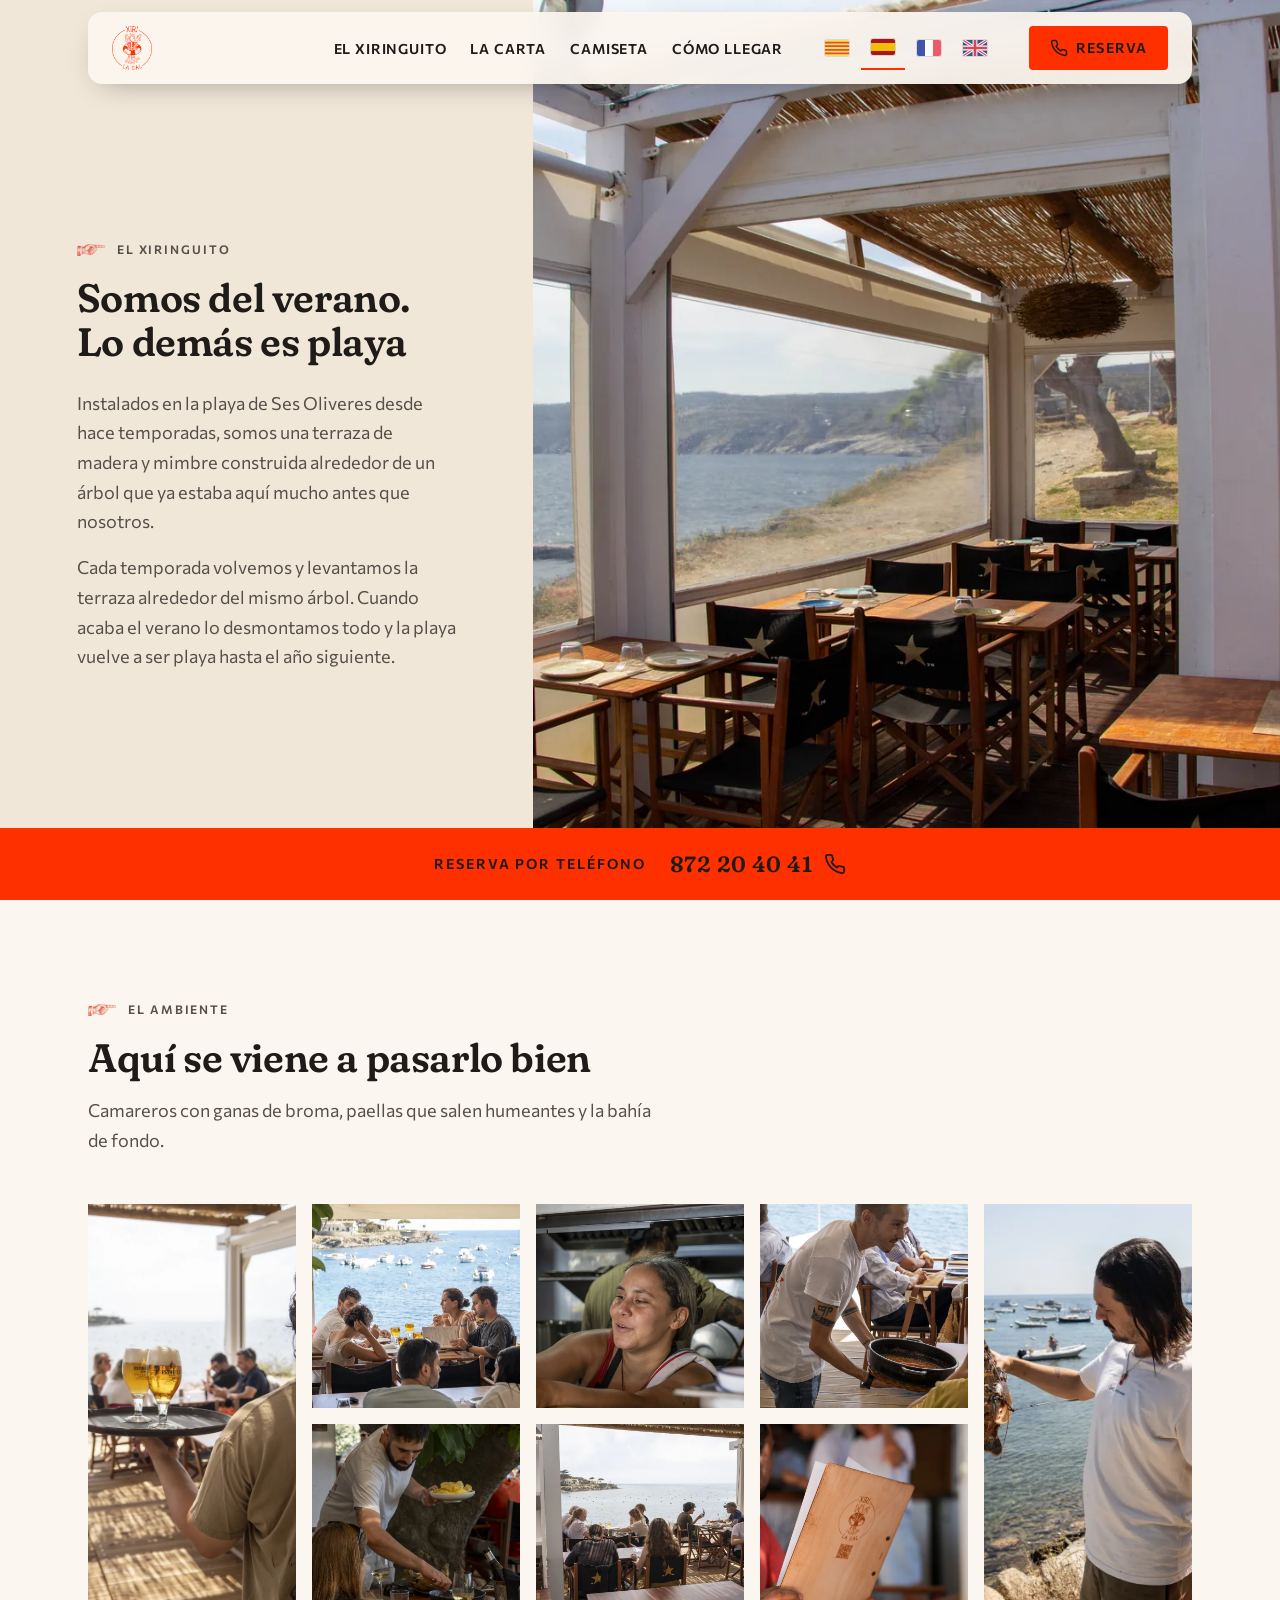
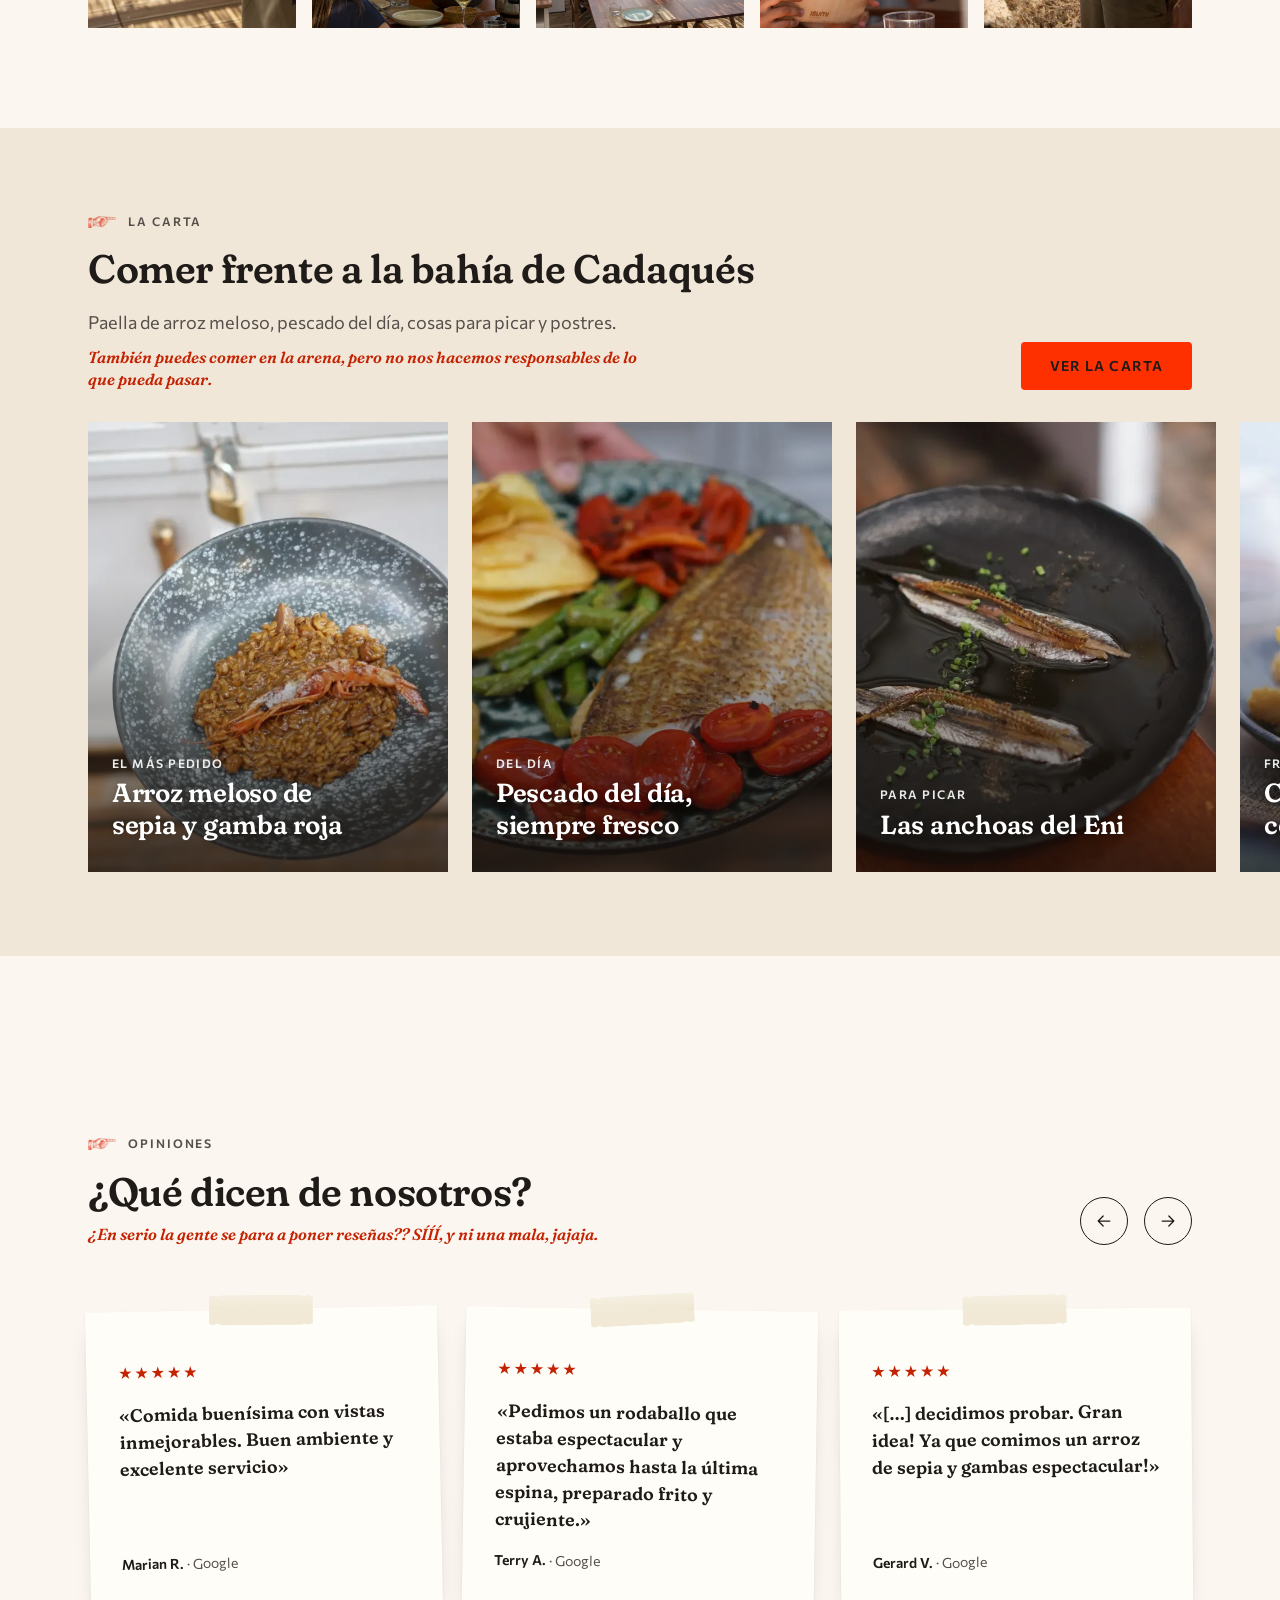
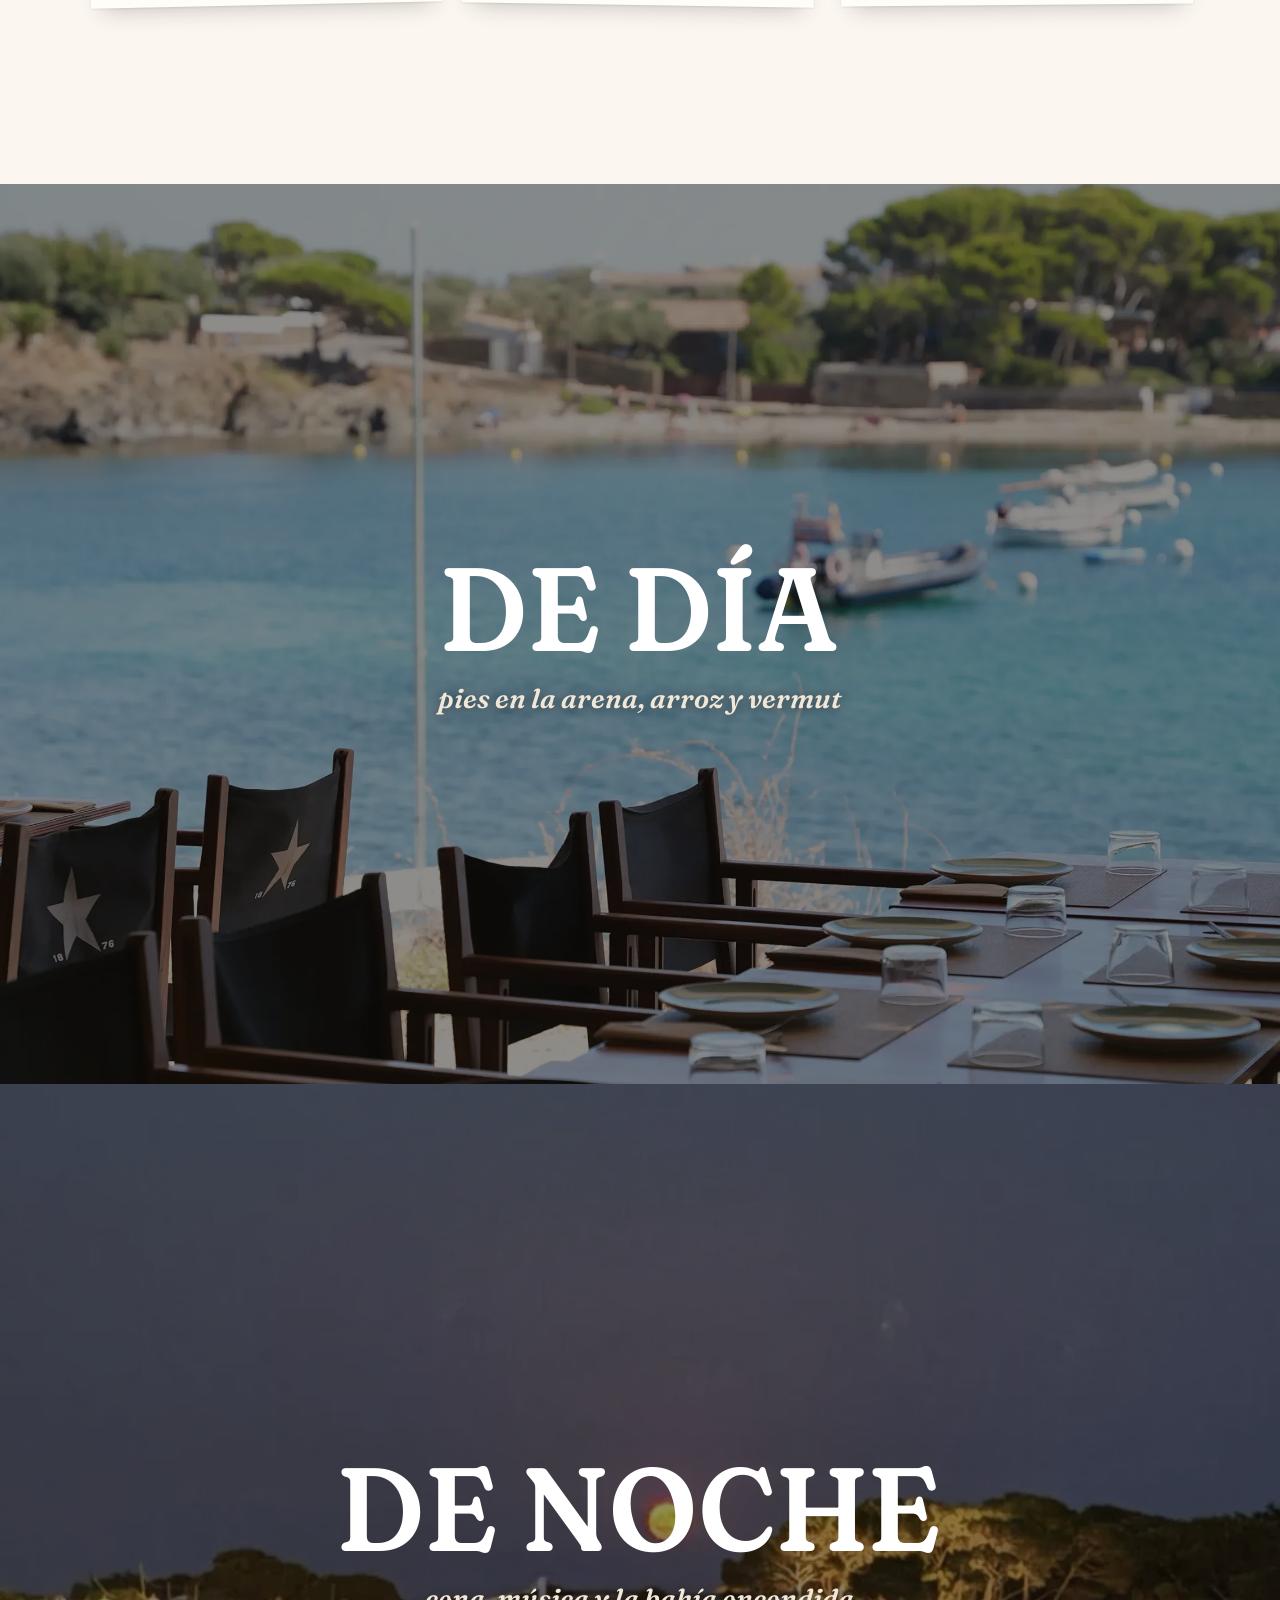
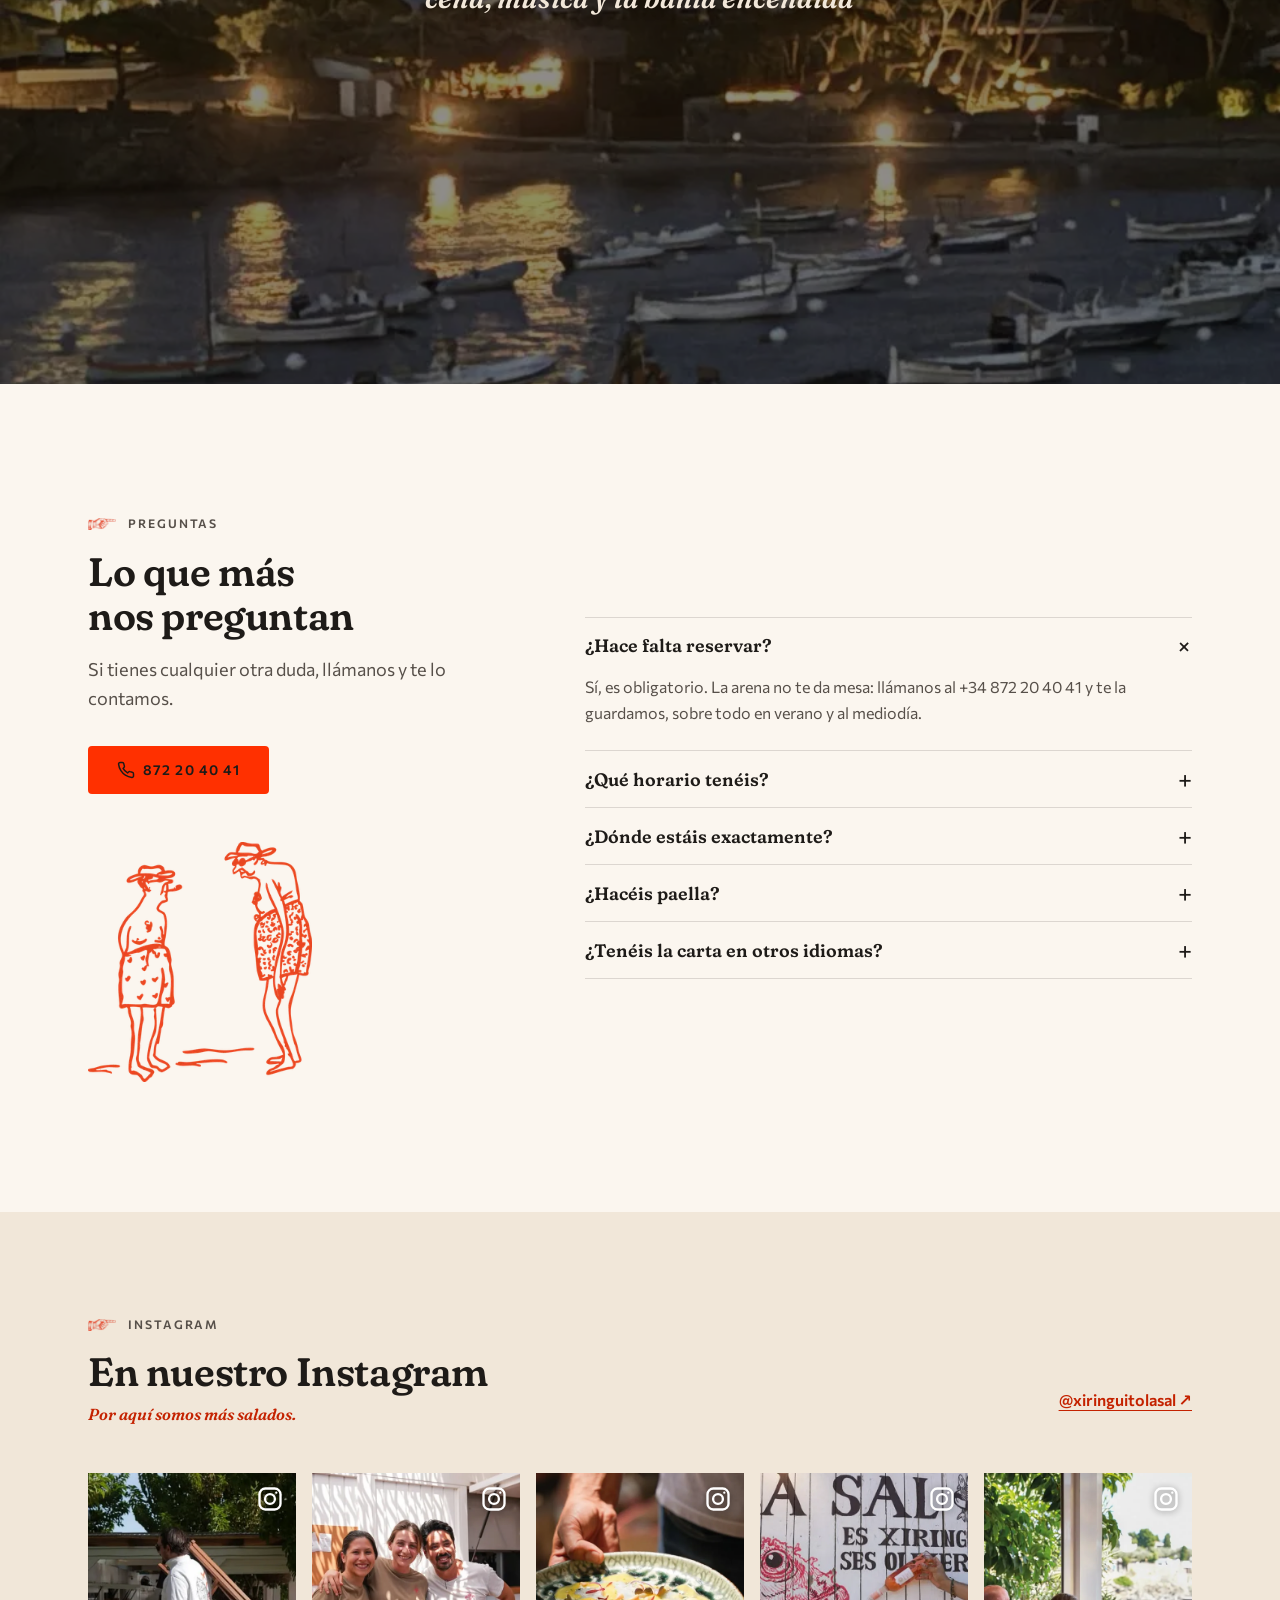
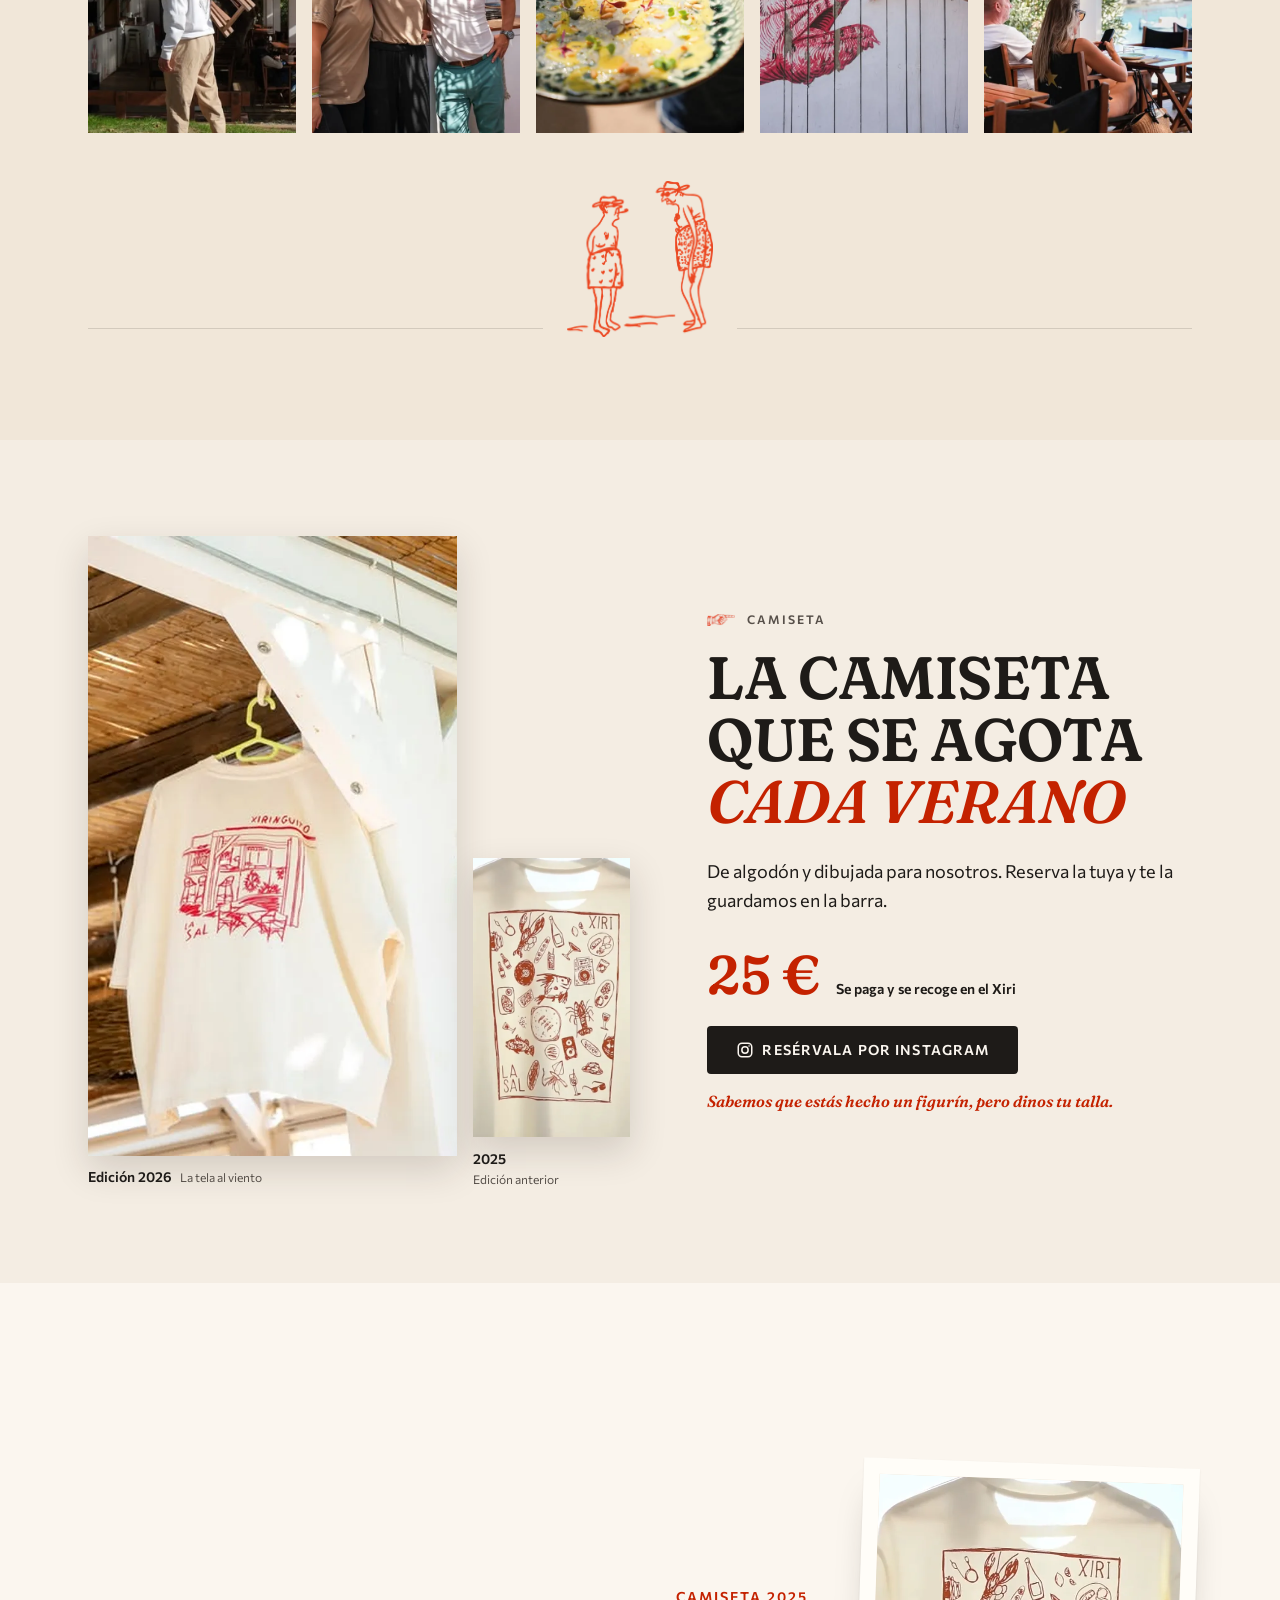
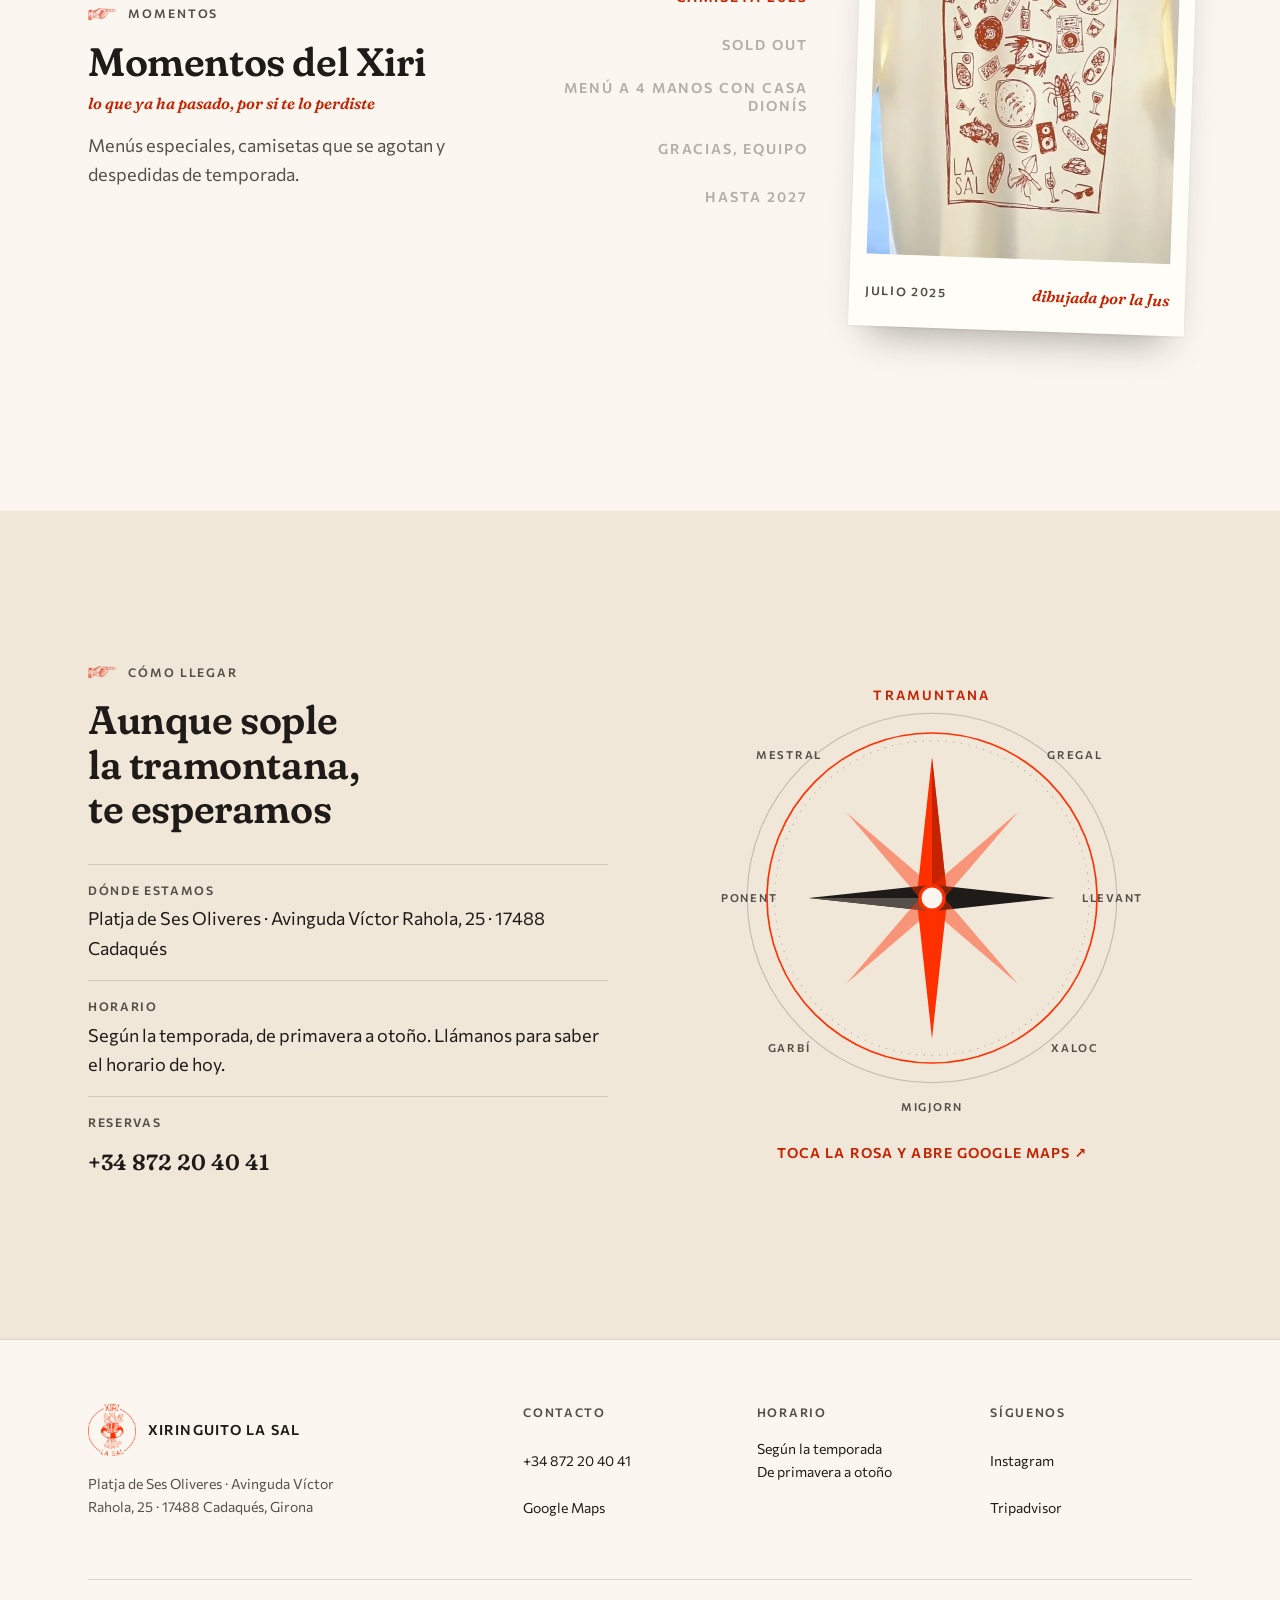
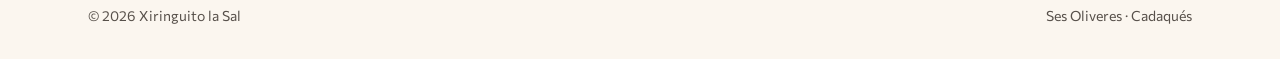
<file: assets/intro/portal-preview-es.html>
<!doctype html><html lang="es"><head><base href="/es/">
<meta charset="UTF-8">
<script>document.documentElement.classList.add('js');</script>
<meta name="viewport" content="width=device-width, initial-scale=1, viewport-fit=cover">
<title>Xiringuito la Sal · Chiringuito en la playa en Cadaqués</title>
<meta name="description" content="Chiringuito en la playa de Ses Oliveres, Cadaqués: paella, pescado fresco y terraza frente a la bahía. De marzo a octubre. Reservas: +34 872 20 40 41">
<meta name="robots" content="noindex">
<meta name="theme-color" content="#FBF6EF">
<link rel="canonical" href="https://www.xiringuitolasal.com/es/">
<link rel="alternate" hreflang="ca" href="https://www.xiringuitolasal.com/">
<link rel="alternate" hreflang="es" href="https://www.xiringuitolasal.com/es/">
<link rel="alternate" hreflang="fr" href="https://www.xiringuitolasal.com/fr/">
<link rel="alternate" hreflang="en" href="https://www.xiringuitolasal.com/en/">
<link rel="alternate" hreflang="x-default" href="https://www.xiringuitolasal.com/en/">
<meta property="og:url" content="https://www.xiringuitolasal.com/es/">
<meta property="og:locale" content="es_ES">
<meta property="og:type" content="restaurant">
<meta property="og:title" content="Xiringuito la Sal · Chiringuito en la playa en Cadaqués">
<meta property="og:description" content="Chiringuito en la playa de Ses Oliveres, Cadaqués: paella, pescado fresco y terraza frente a la bahía. De marzo a octubre. Reservas: +34 872 20 40 41">
<meta property="og:image" content="https://www.xiringuitolasal.com/assets/logo/og-terrassa-1200x630.jpg">
<link rel="icon" href="../assets/logo/favicon-32.png" sizes="32x32">
<link rel="icon" href="../assets/logo/favicon-512.png" sizes="512x512">
<link rel="apple-touch-icon" href="../assets/logo/apple-touch-icon-180.png">
<link rel="preload" as="font" type="font/woff2" href="../assets/fonts/fraunces-600-latin.woff2" crossorigin>
<link rel="preload" as="font" type="font/woff2" href="../assets/fonts/commissioner-400-latin.woff2" crossorigin>
<link rel="stylesheet" href="../assets/fonts/fonts.css">
<style>

:root{
  --bg:#FBF6EF;            
  --surface:#F1E7D9;       
  --text:#1E1B18;          
  --text-2:#57504A;        
  --line:rgba(30,27,24,.14);
  --accent:#FF3000;        /* taronja del logo: botons (text carbó a sobre, 4.58:1) */
  --accent-text:#C42200;   /* taronja per a text petit sobre clar (5.87:1) */
  --on-photo:#FFFFFF;

  --f-title:'Fraunces', Georgia, 'Times New Roman', serif;
  --f-text:'Commissioner', system-ui, -apple-system, 'Segoe UI', sans-serif;

  
  --fs-xs:.75rem;    
  --fs-sm:.875rem;   
  --fs-md:1rem;      
  --fs-lg:1.125rem;  
  --fs-xl:1.375rem;  
  --fs-2xl:clamp(1.75rem, 1.2rem + 1.6vw, 2.5rem);   
  --fs-3xl:clamp(2.25rem, 1.4rem + 3.2vw, 4rem);     

  
  --s1:8px; --s2:16px; --s3:24px; --s4:32px; --s5:48px; --s6:64px; --s7:96px; --s8:128px;
  --sec:96px;              
  --cab:calc(100vh - var(--nav-h));   
  --wrap:1200px;
  --gut:clamp(16px, 4vw, 48px);
  --nav-h:72px;
  --radius:4px;
}
*,*::before,*::after{box-sizing:border-box}
html{scroll-behavior:smooth;scroll-padding-top:var(--nav-h);-webkit-text-size-adjust:100%}
@media (prefers-reduced-motion: reduce){html{scroll-behavior:auto}*{transition:none!important;animation:none!important}}
body{margin:0;overflow-x:clip;background:var(--bg);color:var(--text);font:400 var(--fs-md)/1.65 var(--f-text);-webkit-font-smoothing:antialiased}
img{display:block;max-width:100%;height:auto}
a{color:inherit}
h1,h2,h3{font-family:var(--f-title);font-weight:600;line-height:1.12;letter-spacing:-.01em;margin:0;text-wrap:balance}
p{margin:0}
p+p{margin-top:var(--s2)}
.visually-hidden{position:absolute!important;width:1px;height:1px;overflow:hidden;clip:rect(0 0 0 0);white-space:nowrap}
.skip-link{position:absolute;left:var(--s2);top:-100px;z-index:100;background:var(--text);color:var(--bg);padding:var(--s1) var(--s2)}
.skip-link:focus{top:var(--s2)}
:focus-visible{outline:2px solid var(--accent-text);outline-offset:3px}
.wrap{max-width:var(--wrap);margin-inline:auto;padding-inline:var(--gut)}
.sec{padding-block:var(--sec);min-height:var(--cab);display:flex;flex-direction:column;justify-content:center}
.sec>.wrap{width:100%}
@supports (height:100svh){:root{--cab:calc(100svh - var(--nav-h))}}
@media (max-width:860px), (max-height:820px){:root{--sec:64px}}

.eyebrow{display:flex;align-items:center;gap:12px;margin-bottom:var(--s2);font-size:var(--fs-xs);font-weight:600;letter-spacing:.16em;text-transform:uppercase;color:var(--text-2)}
.eyebrow::before{content:"";width:28px;height:12px;flex:none;background:url("../assets/img/ma.webp") left center/contain no-repeat}

.cap{display:flex;flex-wrap:wrap;align-items:flex-end;justify-content:space-between;gap:var(--s3) var(--s5);margin-bottom:var(--s5)}
.cap h2{font-size:var(--fs-2xl);max-width:22ch}
.cap p{margin-top:var(--s2);max-width:52ch;text-wrap:pretty;color:var(--text-2);font-size:var(--fs-lg)}
.cap-accions{display:flex;flex-wrap:wrap;align-items:center;gap:var(--s2)}

.cap p.broma,.sam-txt p.talla,.mom-cap p.broma{margin-top:var(--s1);font:italic 600 var(--fs-md)/1.4 var(--f-title);color:var(--accent-text)}

.cap-accions:has(.btn + .btn){display:grid;grid-auto-flow:column;grid-auto-columns:1fr}
@media (max-width:560px){ .cap-accions{width:100%;flex-wrap:nowrap} .cap-accions .btn{flex:1 1 0;padding-inline:12px;font-size:var(--fs-xs);letter-spacing:.06em} }
@media (max-height:820px) and (min-width:861px){ .cap{margin-bottom:var(--s4)} }

.btn{display:inline-flex;align-items:center;justify-content:center;gap:var(--s1);min-height:48px;padding:12px 28px;border:1px solid transparent;border-radius:var(--radius);
  font:600 var(--fs-sm)/1 var(--f-text);letter-spacing:.08em;text-transform:uppercase;text-decoration:none;cursor:pointer;transition:transform .16s cubic-bezier(.23,1,.32,1),background-color .2s,color .2s,border-color .2s}
.btn svg{width:18px;height:18px;flex:none}
.btn:active{transform:scale(.97)}
.btn-accent{background:var(--accent);color:var(--text)}
.btn-accent:hover{background:#E62B00}
.btn-line{border-color:currentColor;background:transparent}
.btn-line:hover{background:var(--text);color:var(--bg);border-color:var(--text)}
.on-photo .btn-line{color:var(--on-photo)}
.on-photo .btn-line:hover{background:var(--on-photo);color:var(--text);border-color:var(--on-photo)}
.link{display:inline-block;padding-block:12px;font-weight:600;color:var(--accent-text);text-decoration:underline;text-underline-offset:4px}
.link:hover{color:var(--text)}

.nav{position:fixed;top:12px;left:var(--gut);right:var(--gut);max-width:calc(var(--wrap) - 2 * var(--gut));margin-inline:auto;z-index:50;color:var(--text);
  background:rgba(251,246,239,.94);-webkit-backdrop-filter:blur(10px);backdrop-filter:blur(10px);border-radius:14px;box-shadow:0 10px 30px -14px rgba(30,27,24,.45);transition:transform .35s cubic-bezier(.2,.7,.2,1)}
.nav-in{height:var(--nav-h);display:flex;align-items:center;gap:var(--s4);padding-inline:var(--s3)}
.brand{display:flex;align-items:center;gap:12px;text-decoration:none;margin-right:auto;padding-right:var(--s3)}
.brand{min-height:44px}
.brand img{width:40px;height:44px;object-fit:contain}
.brand .logo-color{display:none}
.brand-nom{font:600 var(--fs-sm)/1.1 var(--f-text);letter-spacing:.08em;text-transform:uppercase}   
.nav .brand-nom{display:none}   
.nav-links{display:flex;gap:var(--s3);list-style:none;margin:0;padding:0}
.nav-links a,.brand-nom{white-space:nowrap}
.nav-links a{font-size:var(--fs-sm);font-weight:600;letter-spacing:.06em;text-transform:uppercase;text-decoration:none;padding-block:var(--s1);border-bottom:1px solid transparent}
.nav-links a:hover{border-bottom-color:var(--accent)}
.nav-links a:focus:not(:focus-visible){border-bottom-color:transparent}
.lang{display:flex;gap:2px}
.lang button,.lang a{min-width:44px;min-height:44px;padding:0 6px;border:0;background:none;color:inherit;font:600 var(--fs-xs)/1 var(--f-text);letter-spacing:.08em;cursor:pointer;opacity:.75;border-bottom:1px solid transparent;text-decoration:none;display:inline-flex;align-items:center;justify-content:center}
.lang [aria-pressed="true"],.lang [aria-current="page"]{opacity:1;border-bottom:2px solid var(--accent)}
.lang svg{width:24px;height:16px;border-radius:2px;box-shadow:0 0 0 1px rgba(30,27,24,.15)}
.lang a:hover{opacity:1}
.nav .btn{min-height:44px;padding:12px 20px}
.nav.obert{background:var(--bg)}
.nav.solid .logo-blanc,.nav.obert .logo-blanc{display:none}
.nav.solid .logo-color,.nav.obert .logo-color{display:block}
.nav.amagat{transform:translateY(calc(-100% - 16px))}

.menu{display:contents}
.menu-xarxes{display:none}
.hamb{display:none}

.nav-in>nav,.menu>nav{order:1}
.nav-in>.lang{order:2}
.menu>.btn{order:3}
.hamb{order:4}
.nav-tel{display:none}
@media (max-width:960px){
  .nav-in{gap:var(--s1);padding-inline:var(--s2)}
  .brand{margin-right:auto}
  .brand,.nav-tel,.hamb{flex:none}
  .brand{min-width:44px}
  .nav-tel{order:3;display:grid;place-items:center;width:44px;height:44px;border-radius:50%;background:var(--accent);color:var(--text)}
  .nav-tel svg{width:20px;height:20px}
  .nav-in>.lang button,.nav-in>.lang a{min-width:44px}
  .lang{flex:none}
  .hamb{display:grid;place-content:center;gap:6px;width:44px;height:44px;margin-right:-10px;padding:0;border:0;background:none;color:inherit;cursor:pointer}
  .hamb span{display:block;width:24px;height:2px;background:currentColor;transition:transform .3s,opacity .2s}
  .nav.obert .hamb span:nth-child(1){transform:translateY(8px) rotate(45deg)}
  .nav.obert .hamb span:nth-child(2){opacity:0}
  .nav.obert .hamb span:nth-child(3){transform:translateY(-8px) rotate(-45deg)}
  .menu{position:fixed;top:calc(var(--nav-h) + 20px);left:var(--gut);right:var(--gut);border-radius:14px;display:none;flex-direction:column;gap:var(--s4);max-height:calc(100vh - var(--nav-h));overflow-y:auto;
    padding:var(--s4) var(--s3) var(--s5);background:var(--bg);color:var(--text);box-shadow:0 12px 24px -12px rgba(30,27,24,.25)}
  .nav.obert .menu{display:flex}
  .nav-links{flex-direction:column;gap:0}
  .nav-links a{display:block;padding:14px 0;border-bottom:1px solid var(--line);font:600 var(--fs-xl)/1.2 var(--f-title);letter-spacing:0;text-transform:none}
  .nav-links a:hover{border-bottom-color:var(--line);color:var(--accent-text)}
  .nav-in>.lang{gap:0}
  .menu .btn{width:100%;min-height:52px}
  .menu-xarxes{order:4;display:flex;justify-content:center;gap:var(--s5);list-style:none;margin:0;padding:0}
  .menu-xarxes a{display:inline-flex;align-items:center;gap:var(--s1);min-height:44px;text-decoration:none;font-weight:600;font-size:var(--fs-sm)}
  .menu-xarxes a:hover{color:var(--accent-text)}
  .menu-xarxes svg{width:22px;height:22px}
  .nav.obert .nav-tel{visibility:hidden}
  .menu .btn .btn-txt{display:inline}
}
@media (max-width:560px){
  .brand-nom{display:none}
  .nav-in{gap:2px;padding-inline:8px}
  .nav-in>.lang{gap:0}
  .brand{min-width:40px}
  .nav-in>.lang button,.nav-in>.lang a{min-width:44px;padding:0}
  .hamb{margin-right:0}
}
@media (max-width:400px){ .nav-in>.lang button,.nav-in>.lang a{min-width:40px} }

.franja{display:flex;flex-wrap:wrap;align-items:center;justify-content:center;gap:var(--s1) var(--s3);min-height:72px;padding:var(--s2) var(--gut);background:var(--accent);color:var(--text);text-decoration:none;text-align:center}
.franja span{font-size:var(--fs-sm);font-weight:600;letter-spacing:.14em;text-transform:uppercase}
.franja strong{font:600 var(--fs-xl)/1 var(--f-title);letter-spacing:.02em}
.franja svg{width:22px;height:22px}
.franja-num{display:inline-flex;align-items:center;gap:12px;white-space:nowrap}
@media (max-width:560px){ .franja{flex-direction:column;gap:4px;padding:var(--s2) var(--gut)} .franja span{font-size:var(--fs-xs);letter-spacing:.12em} }
.franja:hover strong{text-decoration:underline;text-underline-offset:5px}

.split{display:grid;grid-template-columns:minmax(0,5fr) minmax(0,7fr);min-height:var(--cab)}

.split-txt{display:flex;flex-direction:column;justify-content:center;padding:var(--sec) clamp(24px, 6vw, 96px)}
.split-txt>*{width:100%;max-width:460px;margin-inline:auto}
.split-txt h2{font-size:var(--fs-2xl);max-width:18ch}
.split-txt h1{font-size:var(--fs-2xl);max-width:18ch}

main > .split:first-child{margin-top:0}
main > .split:first-child .split-txt{padding-top:calc(var(--nav-h) + 12px + var(--sec))}
.split-txt p{margin-top:var(--s3);max-width:44ch;color:var(--text-2);font-size:var(--fs-lg)}
.split-txt p+p{margin-top:var(--s2)}
.split-txt .accions{margin-top:var(--s4);display:flex;flex-wrap:wrap;gap:var(--s2);align-items:center}
.split-img{position:relative;min-height:320px}
.split-img img{position:absolute;inset:0;width:100%;height:100%;object-fit:cover}
.split.fosc .split-txt{background:var(--surface)}
@media (max-width:860px){
  .split.primer .split-img{margin-top:0}
  main > .split:first-child .split-txt{padding-top:var(--s6)}
  .split{grid-template-columns:minmax(0,1fr);grid-template-rows:auto 1fr;min-height:var(--cab)}
  .split-img{order:-1;aspect-ratio:16/10;min-height:0}
  .split-txt{padding:var(--s6) var(--gut)}
}

.ambient-grid{display:grid;grid-template-columns:repeat(5,minmax(0,1fr));grid-template-rows:repeat(2,minmax(0,1fr));gap:var(--s2);
  height:clamp(400px, calc(var(--cab) - 2 * var(--sec) - 212px), 680px);list-style:none;margin:0;padding:0}
.ambient-grid li{position:relative;overflow:hidden;background:var(--surface)}
.ambient-grid li.alt{grid-row:span 2}
.ambient-grid img{position:absolute;inset:0;width:100%;height:100%;object-fit:cover;transition:transform .5s cubic-bezier(.23,1,.32,1)}
@media (hover:hover) and (pointer:fine){.ambient-grid li:hover img{transform:scale(1.04)}}
@media (max-width:860px){
  .ambient-grid{grid-template-columns:repeat(2,minmax(0,1fr));grid-template-rows:none;grid-auto-rows:180px;height:auto}
  .ambient-grid li.alt{grid-row:span 2}
}

.banda{position:relative;display:grid;place-items:center;min-height:min(72vh,640px);padding:var(--sec) var(--gut);text-align:center;color:var(--on-photo);overflow:hidden}
.banda>img{position:absolute;inset:0;width:100%;height:100%;object-fit:cover}
.banda::after{content:"";position:absolute;inset:0;background:rgba(20,16,12,.5)}
.banda-in{position:relative;z-index:1;max-width:720px;display:flex;flex-direction:column;align-items:center}
.banda h2{font-size:var(--fs-2xl)}
.banda p{margin-top:var(--s3);font-size:var(--fs-lg)}
.banda .accions{margin-top:var(--s4);display:flex;flex-wrap:wrap;justify-content:center;gap:var(--s2)}

.carta-sec-web{background:var(--surface);--sec:var(--s6)}
.carta-sec-web .cap h2{max-width:none}
.carta-sec-web .cap{margin-bottom:var(--s4)}

.plats{display:flex;gap:var(--s3);overflow-x:auto;scroll-snap-type:x mandatory;scrollbar-width:none;list-style:none;margin:0 calc((100% - var(--vw, 100vw)) / 2) 0 0;padding:0 var(--gut) 0 0;
  --ph:clamp(360px, calc(var(--cab) - 2 * var(--sec) - 250px), 640px)}
.plats::-webkit-scrollbar{display:none}
.plat{flex:0 0 calc(var(--ph) * .8);scroll-snap-align:start}

.plat a{position:relative;display:flex;flex-direction:column;justify-content:flex-end;height:var(--ph);width:100%;padding:var(--s4) var(--s3);overflow:hidden;color:var(--on-photo);text-decoration:none;background:var(--surface)}
.plat .ph{position:absolute;inset:0}
.plat .ph::after{content:"";position:absolute;inset:0;background:linear-gradient(180deg,rgba(20,16,12,0) 35%,rgba(20,16,12,.72) 100%)}
.plat img{width:100%;height:100%;object-fit:cover;transition:transform .4s cubic-bezier(.23,1,.32,1)}
@media (hover:hover) and (pointer:fine){.plat a:hover img{transform:scale(1.04)}}
.plat h3,.plat small{position:relative;z-index:1}
.plat h3{font:600 clamp(1.375rem, 1rem + .8vw, 1.75rem)/1.2 var(--f-title);text-shadow:0 1px 8px rgba(0,0,0,.35)}
.plat small{order:-1;margin-bottom:4px;font-size:var(--fs-xs);font-weight:600;letter-spacing:.12em;text-transform:uppercase;opacity:.9}
.plat-nota{display:flex;flex-direction:column;justify-content:center;gap:var(--s1);padding:var(--s3);background:var(--surface)}
.plat-nota h3{font-size:var(--fs-xl);margin-bottom:var(--s1)}
.plat-nota p{color:var(--text-2);font-size:var(--fs-sm);line-height:1.5}
.plat-nota p+p{margin-top:0}

@media (max-width:960px){
  .plats{gap:var(--s2);overscroll-behavior-x:contain}
  .plat,.plat-nota{flex:0 0 84%}
  .plat a{height:auto;aspect-ratio:4/5;max-height:min(64vh,560px)}
}

.punts{display:none}
@media (max-width:960px){
  .punts{display:flex;justify-content:center;gap:var(--s1);margin-top:var(--s3)}
  .punts span{width:8px;height:8px;border-radius:50%;background:#CFC6BA;transition:background-color .2s,transform .2s}
  .punts span.on{background:var(--text-2);transform:scale(1.25)}
}

.opinions{background:var(--bg)}
.ressenyes{display:grid;grid-template-columns:repeat(3,1fr);gap:var(--s3);list-style:none;margin:0;padding:0}
.ressenya[hidden]{display:none}
.ressenyes{padding-top:var(--s2)}
.ressenya{position:relative;display:flex;flex-direction:column;gap:var(--s2);padding:var(--s5) var(--s4) var(--s4);background:#FFFDF8;
  box-shadow:0 1px 2px rgba(30,27,24,.08),0 12px 24px -12px rgba(30,27,24,.28);rotate:var(--gir,0deg)}
.ressenya:nth-child(3n+1){--gir:-1.2deg}
.ressenya:nth-child(3n+2){--gir:.9deg}
.ressenya:nth-child(3n){--gir:-.5deg}

.ressenya::before{content:"";position:absolute;top:-14px;left:50%;width:104px;height:30px;translate:-50% 0;rotate:calc(var(--gir,0deg) * -2.5 - 2deg);
  background:linear-gradient(180deg,rgba(255,255,255,.35),rgba(255,255,255,0) 60%),rgba(236,226,200,.72);box-shadow:0 1px 2px rgba(30,27,24,.12);
  clip-path:polygon(0 4%,4% 0,8% 6%,12% 0,88% 0,92% 5%,96% 0,100% 6%,100% 94%,96% 100%,92% 95%,88% 100%,12% 100%,8% 94%,4% 100%,0 95%)}
.ressenya .estrelles{color:var(--accent-text);letter-spacing:.12em;font-size:var(--fs-md)}
.ressenya blockquote{margin:0;flex:1;font:600 var(--fs-lg)/1.5 var(--f-title)}
.ressenya footer{font-size:var(--fs-sm);color:var(--text-2)}
.ressenya footer b{color:var(--text);font-weight:600}
.ressenya .trad{font-style:italic}
.ressenya.entra{animation:entra .35s cubic-bezier(.23,1,.32,1) both}
@keyframes entra{from{opacity:0;translate:0 8px}to{opacity:1;translate:0 0}}
.opinions-peu{margin-top:var(--s4);text-align:right}
.fletxa{width:48px;height:48px;display:grid;place-items:center;border:1px solid var(--text);border-radius:50%;background:none;color:var(--text);cursor:pointer}
.fletxa{transition:transform .16s cubic-bezier(.23,1,.32,1),background-color .2s,color .2s}
.fletxa:active{transform:scale(.97)}
.fletxa:hover{background:var(--text);color:var(--bg)}
.fletxa svg{width:20px;height:20px}
@media (max-width:1000px){ .ressenyes{grid-template-columns:repeat(2,1fr)} }
@media (max-width:640px){ .ressenyes{grid-template-columns:1fr} .opinions-peu{text-align:left} }

.samarreta{background:#F4EDE3}
.sam-grid{display:grid;grid-template-columns:minmax(0,1.12fr) minmax(0,1fr);gap:clamp(40px,6vw,96px);align-items:center}
.sam-media{display:grid;grid-template-columns:minmax(0,2.35fr) minmax(0,1fr);gap:var(--s2);align-items:end;min-width:0}
.sam-film{margin:0;min-width:0}
.sam-film video{display:block;width:100%;aspect-ratio:9/16;max-height:620px;object-fit:cover;background:#e6dfd2;box-shadow:0 14px 34px rgba(45,32,22,.16)}
.sam-film figcaption{display:flex;align-items:baseline;gap:8px;margin-top:12px;font:600 var(--fs-sm)/1.35 var(--f-text)}
.sam-film figcaption small{font:500 var(--fs-xs)/1.35 var(--f-text);color:var(--text-2)}
.sam-film-prev video{max-height:325px}
.sam-film-prev figcaption{display:block}
.sam-film-prev figcaption small{display:block;margin-top:2px}
.sam-txt h2{font-size:clamp(2.25rem,1.5rem + 2.8vw,3.75rem);line-height:1.04;text-transform:uppercase}
.sam-txt h2 em{font-style:italic;color:var(--accent-text)}
.sam-txt>p{margin-top:var(--s3);max-width:44ch;font-size:var(--fs-lg);font-weight:500}
.preu{margin-top:var(--s4);display:flex;align-items:baseline;gap:var(--s2);flex-wrap:wrap}
.preu strong{font:600 clamp(2.5rem, 1.8rem + 2vw, 3.5rem)/1 var(--f-title);color:var(--accent-text)}
.preu span{font-size:var(--fs-sm);font-weight:600}
.sam-txt .accions{margin-top:var(--s3)}
.btn-fosc{background:var(--text);color:var(--bg)}
.btn-fosc:hover{background:#000}
.sam-txt p.talla{margin-top:var(--s2)}
.sam-txt p.avis-copiat{margin-top:var(--s1);font-size:var(--fs-sm)}
@media (max-width:860px){
  .sam-grid{grid-template-columns:1fr;gap:var(--s5)}
  .sam-media{width:min(100%,560px);margin-inline:auto}
  .sam-film video{max-height:560px}
  .sam-film-prev video{max-height:300px}
}
@media (max-width:480px){
  .sam-grid{gap:var(--s4)}
  .sam-media{grid-template-columns:minmax(0,2.1fr) minmax(0,1fr);gap:12px}
  .sam-film video{max-height:440px}
  .sam-film-prev video{max-height:230px}
  .sam-film figcaption{font-size:var(--fs-xs)}
  .sam-txt h2{font-size:clamp(2.1rem,9vw,3rem)}
}

.ig-sec{background:var(--surface)}
.posts{display:grid;grid-template-columns:repeat(5,1fr);gap:var(--s2);list-style:none;margin:0;padding:0}
.post a{position:relative;display:block;aspect-ratio:4/5;overflow:hidden;background:var(--surface)}
.post img{width:100%;height:100%;object-fit:cover;transition:transform .4s cubic-bezier(.23,1,.32,1)}
@media (hover:hover) and (pointer:fine){.post a:hover img{transform:scale(1.04)}}
.post .ig{position:absolute;top:12px;right:12px;width:28px;height:28px;color:#fff;filter:drop-shadow(0 1px 3px rgba(0,0,0,.4))}

.separador{display:flex;align-items:flex-end;gap:var(--s3);margin-top:var(--s5)}
.separador span{flex:1;height:1px;background:var(--line);margin-bottom:var(--s1)}
.separador img{width:auto;height:clamp(80px, calc(var(--cab) - 2 * var(--sec) - 480px), 160px)}
@media (max-width:900px){ .separador img{height:112px} }
@media (max-width:900px){
  .posts{display:flex;overflow-x:auto;scroll-snap-type:x mandatory;margin-inline:calc(var(--gut) * -1);padding-inline:var(--gut);scroll-padding-inline:var(--gut);scrollbar-width:none}
  .posts::-webkit-scrollbar{display:none}
  .post{flex:0 0 min(60vw,280px);scroll-snap-align:start}
}

.faq{background:var(--bg)}
.faq-grid{display:grid;grid-template-columns:minmax(0,5fr) minmax(0,7fr);gap:var(--s6);align-items:center}
.cap-faq h2{font-size:var(--fs-2xl);max-width:16ch}
.cap-faq p{margin-top:var(--s2);color:var(--text-2);font-size:var(--fs-lg)}
.cap-faq .btn{margin-top:var(--s4)}
.cap-faq{display:flex;flex-direction:column;align-items:flex-start}
.faq-il{margin-top:var(--s5);width:auto;height:clamp(120px, calc(var(--cab) - 2 * var(--sec) - 360px), 240px)}
@media (max-width:860px){ .faq-il{display:none} }
.faq-llista{border-top:1px solid var(--line)}
.faq-llista details{border-bottom:1px solid var(--line)}
.faq-llista summary{display:flex;justify-content:space-between;align-items:center;gap:var(--s2);min-height:56px;padding:var(--s2) 0;cursor:pointer;list-style:none;font:600 var(--fs-lg)/1.3 var(--f-title)}
.faq-llista summary::-webkit-details-marker{display:none}
.faq-llista summary::after{content:"+";flex:none;font:400 1.5rem/1 var(--f-text);transition:transform .2s cubic-bezier(.23,1,.32,1)}
.faq-llista details[open] summary::after{transform:rotate(45deg)}
.faq-llista details p{padding:0 0 var(--s3);max-width:60ch;color:var(--text-2)}
@media (max-width:860px){ .faq-grid{grid-template-columns:minmax(0,1fr);gap:var(--s4)} }

.arribar{background:var(--surface);color:var(--text)}   
.arribar .eyebrow{color:var(--text-2)}
.arribar .wrap{display:grid;grid-template-columns:minmax(0,1fr) minmax(0,1fr);gap:var(--s6);align-items:center}
.arribar h2{font-size:var(--fs-2xl);max-width:18ch}
.dades{margin-top:var(--s4);display:grid;gap:var(--s2)}
.dada{display:grid;gap:4px;padding-top:var(--s2);border-top:1px solid var(--line)}
.dada b{font-size:var(--fs-xs);font-weight:600;letter-spacing:.14em;text-transform:uppercase;color:var(--text-2)}
.dada a,.dada span{font-size:var(--fs-lg);text-decoration:none}
.dada a{padding-block:12px}
.dada a:hover{text-decoration:underline;text-underline-offset:4px}
.dada .tel{font:600 var(--fs-xl)/1.2 var(--f-title)}
.rosa{display:grid;justify-items:center;gap:var(--s2);text-decoration:none;color:var(--text)}
.rosa svg{width:min(100%,440px);max-height:calc(var(--cab) - 2 * var(--sec) - 48px);height:auto;overflow:visible}
.rosa .vent{font:600 10px var(--f-text);letter-spacing:.16em;text-transform:uppercase;fill:var(--text-2)}
.rosa .vent.nord{fill:var(--accent-text);font-size:12px}
.rosa .cta{font:600 var(--fs-sm)/1 var(--f-text);letter-spacing:.08em;text-transform:uppercase;color:var(--accent-text);padding-block:12px}
.rosa:hover .cta{text-decoration:underline;text-underline-offset:5px}
@media (max-width:860px){ .arribar .wrap{grid-template-columns:1fr} .rosa{justify-self:center} .rosa svg{width:min(100%,150px);max-height:none} .arribar .wrap{gap:var(--s3)} }

.peu-web{background:var(--bg);border-top:1px solid var(--line);padding-block:var(--s6) var(--s4);font-size:var(--fs-sm)}
.peu-grid{display:grid;grid-template-columns:2fr 1fr 1fr 1fr;gap:var(--s4)}
.peu-web .brand{color:var(--text)}
.peu-web .brand img{width:48px;height:52px}
.peu-web h3{font:600 var(--fs-xs)/1.4 var(--f-text);letter-spacing:.14em;text-transform:uppercase;color:var(--text-2);margin-bottom:var(--s2)}
.peu-web ul{list-style:none;margin:0;padding:0;display:grid;gap:0}
.peu-web li a{display:inline-block;padding-block:12px}
.peu-web a{text-decoration:none}
.peu-web a:hover{text-decoration:underline;text-underline-offset:3px}
.peu-adr{margin-top:var(--s2);color:var(--text-2);max-width:32ch}
.peu-baix{margin-top:var(--s5);padding-top:var(--s3);border-top:1px solid var(--line);display:flex;flex-wrap:wrap;justify-content:space-between;gap:var(--s2);color:var(--text-2)}
@media (max-width:860px){ .peu-grid{grid-template-columns:1fr 1fr} .peu-marca{grid-column:1/-1} }

.dianit{position:relative;background:var(--text);color:var(--on-photo)}
.dn-panel{position:relative;height:100vh;display:grid;place-items:center;overflow:hidden;text-align:center;padding-inline:var(--gut)}
@supports (height:100svh){ .dn-panel{height:100svh} }
.dn-panel>img{position:absolute;inset:0;width:100%;height:100%;object-fit:cover}
.dn-panel::after{content:"";position:absolute;inset:0;background:rgba(20,16,12,.48)}
.dn-txt{position:relative;z-index:1}
.dn-txt h3{font:600 clamp(3rem, 1rem + 8vw, 8.5rem)/.95 var(--f-title);text-transform:uppercase;letter-spacing:.02em}
.dn-txt p{margin-top:var(--s2);font:italic 600 clamp(1.125rem, .9rem + 1vw, 1.75rem)/1.3 var(--f-title);color:var(--surface);text-shadow:0 1px 12px rgba(0,0,0,.45)}
.dn-linia{display:none}
.anim .dianit{height:280vh}
.anim .dn-sticky{position:sticky;top:0;height:100vh;overflow:hidden}
@supports (height:100svh){ .anim .dn-sticky{height:100svh} }
.anim .dn-panel{position:absolute;inset:0;height:auto}
.anim .dn-nit{opacity:0}
.anim .dn-linia{display:block;position:absolute;left:50%;bottom:var(--s6);z-index:2;width:160px;height:1px;translate:-50% 0;background:rgba(255,255,255,.35)}
.dn-linia span{display:block;height:100%;background:var(--on-photo);transform-origin:left;scale:0 1}

.moments{background:var(--bg)}
.mom-grid{display:grid;grid-template-columns:minmax(0,5fr) minmax(0,3fr) minmax(0,4fr);gap:var(--s5);align-items:center}
.mom-cap h2{font-size:var(--fs-2xl);max-width:16ch}
.mom-cap p{margin-top:var(--s2);max-width:40ch;color:var(--text-2);font-size:var(--fs-lg);text-wrap:pretty}
.mom-llista{list-style:none;margin:0;padding:0;display:grid;gap:4px;justify-items:end;text-align:right}
.mom-b{min-height:44px;padding:var(--s1) 0;border:0;background:none;cursor:pointer;color:var(--text);opacity:.32;font:600 var(--fs-sm)/1.3 var(--f-text);letter-spacing:.14em;text-transform:uppercase;text-align:right;transition:opacity .3s,color .3s}
.mom-b:hover{opacity:.7}
.mom-b[aria-pressed="true"]{opacity:1;color:var(--accent-text)}
.mom-polaroid{position:relative;justify-self:center;width:min(100%, calc((var(--cab) - 2 * var(--sec) - 96px) * .8));margin:0;padding:var(--s2) var(--s2) 0;background:#FFFDF8;rotate:2deg;
  box-shadow:0 1px 2px rgba(30,27,24,.08),0 24px 40px -20px rgba(30,27,24,.4)}
.mom-fotos{position:relative;aspect-ratio:4/5;overflow:hidden;background:var(--surface)}
.mom-f{position:absolute;inset:0;margin:0;opacity:0;transition:opacity .5s ease}
.mom-f.on{opacity:1}
.mom-f img{width:100%;height:100%;object-fit:cover;scale:1.06;transition:scale 1.2s cubic-bezier(.2,.7,.2,1)}
.mom-f.on img{scale:1}
.mom-peu{position:relative;min-height:72px}
.mom-peu figcaption{position:absolute;inset:0;display:flex;justify-content:space-between;align-items:center;gap:var(--s2);opacity:0;transition:opacity .4s}
.mom-peu figcaption.on{opacity:1}
.mom-data{white-space:nowrap;font:600 var(--fs-xs)/1.4 var(--f-text);letter-spacing:.14em;text-transform:uppercase;color:var(--text-2)}
.mom-nota{font:italic 600 var(--fs-md)/1.3 var(--f-title);color:var(--accent-text);text-align:right}
@media (max-width:860px){
  .mom-grid{grid-template-columns:minmax(0,1fr);gap:var(--s4)}
  .mom-polaroid{width:min(86%,360px);order:2}
  .mom-llista{order:3;justify-items:start;text-align:left}
  .mom-b{text-align:left}
}

.cortina .tapa{position:sticky;top:var(--top,0px);z-index:1}
.cortina .tapa::after{content:"";position:absolute;inset:0;z-index:20;background:#14100C;opacity:var(--fosc,0);pointer-events:none}
.cortina .puja{position:relative;z-index:2;box-shadow:0 -24px 48px -28px rgba(20,16,12,.55)}

.cortina :is(main section[id], main .franja):not(.tapa){position:relative;z-index:2}

.anim-h .carta-sec-web{display:block;padding:0;min-height:0}
.anim-h .carta-pin{position:sticky;top:0;min-height:100vh;display:flex;flex-direction:column;justify-content:center;padding-block:calc(var(--nav-h) + var(--s4)) var(--s5);overflow:hidden}
.anim-h .carta-pin>.wrap{width:100%}
.anim-h .plats{overflow:visible;scroll-snap-type:none;will-change:transform}

</style>
<script type="application/ld+json">
{
 "@context": "https://schema.org",
 "@graph": [
  {
   "@type": "Restaurant",
   "@id": "https://www.xiringuitolasal.com/#restaurant",
   "name": "Xiringuito la Sal",
   "alternateName": [
    "La Sal Es Xiringuito Ses Oliveres",
    "Xiri la Sal"
   ],
   "description": "Chiringuito en la playa de Ses Oliveres, Cadaqués: paella, pescado fresco y terraza frente a la bahía. De marzo a octubre. Reservas: +34 872 20 40 41",
   "url": "https://www.xiringuitolasal.com/es/",
   "telephone": "+34872204041",
   "image": [
    "https://www.xiringuitolasal.com/assets/img/hero-2400.webp",
    "https://www.xiringuitolasal.com/assets/logo/og-terrassa-1200x630.jpg"
   ],
   "logo": "https://www.xiringuitolasal.com/assets/logo/favicon-512.png",
   "address": {
    "@type": "PostalAddress",
    "streetAddress": "Avinguda Víctor Rahola, 25",
    "addressLocality": "Cadaqués",
    "postalCode": "17488",
    "addressRegion": "Girona",
    "addressCountry": "ES"
   },
   "geo": {
    "@type": "GeoCoordinates",
    "latitude": 42.2857466,
    "longitude": 3.2851119
   },
   "hasMap": "https://maps.app.goo.gl/VqkFJobXDxhRsfKD7",
   "servesCuisine": [
    "Mediterránea",
    "Pescado y marisco",
    "Arroces",
    "Tapas"
   ],
   "priceRange": "€€",
   "acceptsReservations": true,
   "hasMenu": "https://www.xiringuitolasal.com/es/carta/#menu",
   "sameAs": [
    "https://www.instagram.com/xiringuitolasal/",
    "https://www.tripadvisor.es/Restaurant_Review-g580326-d12834000-Reviews-Xiringuito_La_Sal-Cadaques_Costa_Brava_Province_of_Girona_Catalonia.html"
   ]
  },
  {
   "@type": "WebSite",
   "@id": "https://www.xiringuitolasal.com/#web",
   "name": "Xiringuito la Sal",
   "url": "https://www.xiringuitolasal.com/",
   "inLanguage": [
    "ca",
    "es",
    "fr",
    "en"
   ]
  },
  {
   "@type": "FAQPage",
   "@id": "https://www.xiringuitolasal.com/es/#preguntes",
   "inLanguage": "es",
   "mainEntity": [
    {
     "@type": "Question",
     "name": "¿Hace falta reservar?",
     "acceptedAnswer": {
      "@type": "Answer",
      "text": "Sí, es obligatorio. La arena no te da mesa: llámanos al +34 872 20 40 41 y te la guardamos, sobre todo en verano y al mediodía."
     }
    },
    {
     "@type": "Question",
     "name": "¿Qué horario tenéis?",
     "acceptedAnswer": {
      "@type": "Answer",
      "text": "El horario cambia según la temporada. Abrimos de primavera a otoño; para saber el horario de hoy, llámanos o mira nuestro Instagram. En invierno el chiringuito está desmontado."
     }
    },
    {
     "@type": "Question",
     "name": "¿Dónde estáis exactamente?",
     "acceptedAnswer": {
      "@type": "Answer",
      "text": "En la playa de Ses Oliveres, en la Avinguda Víctor Rahola, 25, de Cadaqués."
     }
    },
    {
     "@type": "Question",
     "name": "¿Hacéis paella?",
     "acceptedAnswer": {
      "@type": "Answer",
      "text": "Sí, arroces hechos en paella. El más pedido es el arroz meloso de sepia y gamba roja. Mínimo 2 personas, unos 20 minutos."
     }
    },
    {
     "@type": "Question",
     "name": "¿Tenéis la carta en otros idiomas?",
     "acceptedAnswer": {
      "@type": "Answer",
      "text": "Sí. La carta está en catalán, castellano, francés e inglés, aquí en la web y en PDF."
     }
    }
   ]
  }
 ]
}
</script>
<style>html,body{overflow:hidden;scrollbar-width:none}.nav{transform:none!important}</style></head><body>

<a class="skip-link" href="#main" data-i18n="skip">Saltar al contenido</a>

<header class="nav solid" id="nav">
  <div class="nav-in">
    <a class="brand" href="#xiringuito" aria-label="Xiringuito la Sal">
      <img class="logo-blanc" src="../assets/logo/logo-blanc-320.webp" alt="" width="292" height="320">
      <img class="logo-color" src="../assets/logo/logo-taronja-160.webp" alt="" width="146" height="160">
      <span class="brand-nom">Xiringuito la Sal</span>
    </a>
    <div class="lang" role="group" aria-label="Idioma" data-i18n-aria="lang_label">
      <a href="/" lang="ca" hreflang="ca"><svg viewBox="0 0 30 20" aria-hidden="true"><rect width="30" height="20" fill="#FCDD09"/><path d="M0 3.3h30M0 7.8h30M0 12.2h30M0 16.7h30" stroke="#DA121A" stroke-width="2.2"/></svg><span class="visually-hidden">Català</span></a>
      <a href="/es/" lang="es" hreflang="es" aria-current="page"><svg viewBox="0 0 30 20" aria-hidden="true"><rect width="30" height="20" fill="#AA151B"/><rect y="5" width="30" height="10" fill="#F1BF00"/></svg><span class="visually-hidden">Español</span></a>
      <a href="/fr/" lang="fr" hreflang="fr"><svg viewBox="0 0 30 20" aria-hidden="true"><rect width="30" height="20" fill="#ED2939"/><rect width="20" height="20" fill="#fff"/><rect width="10" height="20" fill="#002395"/></svg><span class="visually-hidden">Français</span></a>
      <a href="/en/" lang="en" hreflang="en"><svg viewBox="0 0 30 20" aria-hidden="true"><rect width="30" height="20" fill="#012169"/><path d="M0 0l30 20M30 0L0 20" stroke="#fff" stroke-width="4"/><path d="M0 0l30 20M30 0L0 20" stroke="#C8102E" stroke-width="1.6"/><path d="M15 0v20M0 10h30" stroke="#fff" stroke-width="6"/><path d="M15 0v20M0 10h30" stroke="#C8102E" stroke-width="3.4"/></svg><span class="visually-hidden">English</span></a>
    </div>
    <a class="nav-tel" href="tel:+34872204041" aria-label="Llama para reservar: 872 20 40 41" data-i18n-aria="nav_tel_aria"><svg viewBox="0 0 24 24" fill="none" stroke="currentColor" stroke-width="2" stroke-linecap="round" stroke-linejoin="round" aria-hidden="true"><path d="M22 16.9v3a2 2 0 0 1-2.2 2 19.8 19.8 0 0 1-8.6-3.1 19.5 19.5 0 0 1-6-6A19.8 19.8 0 0 1 2.1 4.2 2 2 0 0 1 4.1 2h3a2 2 0 0 1 2 1.7c.1 1 .4 1.9.7 2.8a2 2 0 0 1-.5 2.1L8.1 9.9a16 16 0 0 0 6 6l1.3-1.3a2 2 0 0 1 2.1-.4c.9.3 1.8.6 2.8.7a2 2 0 0 1 1.7 2z"/></svg></a>
    <button class="hamb" type="button" aria-expanded="false" aria-controls="menu" aria-label="Menú" data-i18n-aria="menu_aria"><span></span><span></span><span></span></button>
    <div class="menu" id="menu">
    <nav aria-label="Principal" data-i18n-aria="nav_label">
      <ul class="nav-links">
        <li><a href="#xiringuito" data-i18n="nav_xiri">El Xiringuito</a></li>
        <li><a href="#carta" data-i18n="nav_carta">La carta</a></li>
        <li><a href="#samarreta" data-i18n="nav_shop">Camiseta</a></li>
        <li><a href="#arribar" data-i18n="nav_arribar">Cómo llegar</a></li>
      </ul>
    </nav>

    <a class="btn btn-accent" href="tel:+34872204041" aria-label="Reserva: 872 20 40 41" data-i18n-aria="nav_reserva_aria">
      <svg viewBox="0 0 24 24" fill="none" stroke="currentColor" stroke-width="2" stroke-linecap="round" stroke-linejoin="round" aria-hidden="true"><path d="M22 16.9v3a2 2 0 0 1-2.2 2 19.8 19.8 0 0 1-8.6-3.1 19.5 19.5 0 0 1-6-6A19.8 19.8 0 0 1 2.1 4.2 2 2 0 0 1 4.1 2h3a2 2 0 0 1 2 1.7c.1 1 .4 1.9.7 2.8a2 2 0 0 1-.5 2.1L8.1 9.9a16 16 0 0 0 6 6l1.3-1.3a2 2 0 0 1 2.1-.4c.9.3 1.8.6 2.8.7a2 2 0 0 1 1.7 2z"/></svg>
      <span class="btn-txt" data-i18n="nav_reserva">Reserva</span>
    </a>
    <ul class="menu-xarxes">
      <li><a href="https://www.instagram.com/xiringuitolasal/" target="_blank" rel="noopener"><svg viewBox="0 0 24 24" fill="none" stroke="currentColor" stroke-width="2" aria-hidden="true"><rect x="3" y="3" width="18" height="18" rx="5"/><circle cx="12" cy="12" r="4.2"/><circle cx="17.4" cy="6.6" r="1" fill="currentColor" stroke="none"/></svg><span>Instagram</span><span class="visually-hidden" data-i18n="nova"> (se abre en una pestaña nueva)</span></a></li>
      <li><a href="https://www.tripadvisor.es/Restaurant_Review-g580326-d12834000-Reviews-Xiringuito_La_Sal-Cadaques_Costa_Brava_Province_of_Girona_Catalonia.html" target="_blank" rel="noopener"><svg viewBox="0 0 24 24" fill="none" stroke="currentColor" stroke-width="1.8" aria-hidden="true"><circle cx="7" cy="13" r="3.6"/><circle cx="17" cy="13" r="3.6"/><circle cx="7" cy="13" r="1" fill="currentColor"/><circle cx="17" cy="13" r="1" fill="currentColor"/><path d="M3.5 9.5C6 7.2 9 6 12 6s6 1.2 8.5 3.5M12 9.5l-1.6 2.2M12 9.5l1.6 2.2"/></svg><span>Tripadvisor</span><span class="visually-hidden" data-i18n="nova"> (se abre en una pestaña nueva)</span></a></li>
    </ul>
    </div>
  </div>
</header>

<main id="main">


<section class="split fosc primer" id="xiringuito" aria-labelledby="xiri-t">
  <div class="split-txt rv">
    <span class="eyebrow" data-i18n="ey_xiri">El Xiringuito</span>
    <h1 id="xiri-t" data-i18n="xiri_h2">Somos del verano. Lo demás es playa</h1>
    <p data-i18n="xiri_p1">Instalados en la playa de Ses Oliveres desde hace temporadas, somos una terraza de madera y mimbre construida alrededor de un árbol que ya estaba aquí mucho antes que nosotros.</p>
    <p data-i18n="xiri_p2">Cada temporada volvemos y levantamos la terraza alrededor del mismo árbol. Cuando acaba el verano lo desmontamos todo y la playa vuelve a ser playa hasta el año siguiente.</p>
  </div>
  <div class="split-img"><img src="../assets/img/ambient-terrassa.webp" sizes="(max-width:860px) 100vw, 58vw" alt="La terraza del Xiringuito la Sal llena de gente comiendo" data-i18n-alt="xiri_alt" width="1100" height="1375" fetchpriority="high"></div>
</section>


<a class="franja" href="tel:+34872204041" id="reserva">
  <span data-i18n="band_txt">Reserva por teléfono</span>
  <span class="franja-num"><strong>872 20 40 41</strong><svg viewBox="0 0 24 24" fill="none" stroke="currentColor" stroke-width="2" stroke-linecap="round" stroke-linejoin="round" aria-hidden="true"><path d="M22 16.9v3a2 2 0 0 1-2.2 2 19.8 19.8 0 0 1-8.6-3.1 19.5 19.5 0 0 1-6-6A19.8 19.8 0 0 1 2.1 4.2 2 2 0 0 1 4.1 2h3a2 2 0 0 1 2 1.7c.1 1 .4 1.9.7 2.8a2 2 0 0 1-.5 2.1L8.1 9.9a16 16 0 0 0 6 6l1.3-1.3a2 2 0 0 1 2.1-.4c.9.3 1.8.6 2.8.7a2 2 0 0 1 1.7 2z"/></svg></span>
</a>


<section class="sec" id="ambient" aria-labelledby="amb-t">
  <div class="wrap">
    <div class="cap rv">
      <div>
        <span class="eyebrow" data-i18n="ey_amb">El ambiente</span>
        <h2 id="amb-t" data-i18n="amb_h2">Aquí se viene a pasarlo bien</h2>
        <p data-i18n="amb_p">Camareros con ganas de broma, paellas que salen humeantes y la bahía de fondo.</p>
      </div>
    </div>
    <ul class="ambient-grid rv">
      <li class="alt"><img src="../assets/img/ambient-cambrer.webp" alt="Un camarero lleva cervezas a la terraza" data-i18n-alt="amb1_alt" width="800" height="1000" loading="lazy" decoding="async"></li>
      <li><img src="../assets/img/ambient-dinar.webp" alt="Amigos comiendo en la terraza frente a la bahía" data-i18n-alt="amb3_alt" width="1200" height="800" loading="lazy" decoding="async"></li>
      <li><img src="../assets/img/ambient-cuinera.webp" alt="Una cocinera sonriendo en la cocina del chiringuito" data-i18n-alt="amb6_alt" width="1200" height="800" loading="lazy" decoding="async"></li>
      <li><img src="../assets/img/ambient-paella.webp" alt="Un camarero sirve una paella en la terraza" data-i18n-alt="amb5_alt" width="800" height="1000" loading="lazy" decoding="async"></li>
      <li class="alt"><img src="../assets/img/ambient-llobregant.webp" alt="Un cocinero enseña un bogavante recién llegado" data-i18n-alt="amb4_alt" width="800" height="1000" loading="lazy" decoding="async"></li>
      <li><img src="../assets/img/ambient-servint.webp" alt="Un camarero sirve la comida en una mesa" data-i18n-alt="amb7_alt" width="800" height="1000" loading="lazy" decoding="async"></li>
      <li><img src="../assets/img/ambient-clients.webp" alt="Clientes comiendo en la terraza frente a la bahía" data-i18n-alt="amb2_alt" width="800" height="1000" loading="lazy" decoding="async"></li>
      <li><img src="../assets/img/ambient-carta.webp" alt="Unos clientes miran la carta de madera" data-i18n-alt="amb8_alt" width="800" height="1000" loading="lazy" decoding="async"></li>
    </ul>
  </div>
</section>


<section class="sec carta-sec-web" id="carta" aria-labelledby="carta-t">
  <div class="carta-pin">
  <div class="wrap">
    <div class="cap rv">
      <div>
        <span class="eyebrow" data-i18n="ey_carta">La carta</span>
        <h2 id="carta-t" data-i18n="carta_h2">Comer frente a la bahía de Cadaqués</h2>
        <p data-i18n="carta_p">Paella de arroz meloso, pescado del día, cosas para picar y postres.</p>
        <p class="broma" data-i18n="carta_p2">También puedes comer en la arena, pero no nos hacemos responsables de lo que pueda pasar.</p>
      </div>
      
      <div class="cap-accions">
        <a class="btn btn-accent" href="carta/" data-carta-html><span data-i18n="carta_btn">Ver la carta</span></a>
      </div>
    </div>
    <ul class="plats">
      <li class="plat rv"><a href="carta/" data-carta-html><span class="ph"><img src="../assets/img/plat-arros.webp" alt="" width="800" height="800" loading="lazy" decoding="async"></span><h3 data-i18n="d1_name">Arroz meloso de sepia y gamba roja</h3><small data-i18n="d1_tag">El más pedido</small></a></li>
      <li class="plat rv"><a href="carta/" data-carta-html><span class="ph"><img src="../assets/img/plat-peix-del-dia.webp" alt="" width="800" height="800" loading="lazy" decoding="async"></span><h3 data-i18n="d4_name">Pescado del día, siempre fresco</h3><small data-i18n="d4_tag">Del día</small></a></li>
      <li class="plat rv"><a href="carta/" data-carta-html><span class="ph"><img src="../assets/img/plat-anxoves.webp" alt="" width="800" height="800" loading="lazy" decoding="async"></span><h3 data-i18n="d2_name">Las anchoas del Eni</h3><small data-i18n="d2_tag">Para picar</small></a></li>
      <li class="plat rv"><a href="carta/" data-carta-html><span class="ph"><img src="../assets/img/plat-calamars.webp" alt="" width="800" height="800" loading="lazy" decoding="async"></span><h3 data-i18n="d3_name">Calamares a la andaluza con alioli blanco y negro</h3><small data-i18n="d3_tag">Fritos</small></a></li>
      <li class="plat rv"><a href="carta/" data-carta-html><span class="ph"><img src="../assets/img/plat-turbot.webp" alt="" width="800" height="800" loading="lazy" decoding="async"></span><h3 data-i18n="d5_name">Nuestro rodaballo frito</h3><small data-i18n="d5_tag">El clásico</small></a></li>
      <li class="plat rv"><a href="carta/" data-carta-html><span class="ph"><img src="../assets/img/plat-tiradito.webp" alt="" width="800" height="800" loading="lazy" decoding="async"></span><h3 data-i18n="d6_name">Tiradito del día</h3><small data-i18n="d6_tag">Crudo y fresco</small></a></li>
      <li class="plat rv"><a href="carta/" data-carta-html><span class="ph"><img src="../assets/img/plat-coulant.webp" alt="" width="800" height="800" loading="lazy" decoding="async"></span><h3 data-i18n="d7_name">Coulant de chocolate con helado de avellana</h3><small data-i18n="d7_tag">Postres</small></a></li>
      <li class="plat rv"><a href="carta/" data-carta-html><span class="ph"><img src="../assets/img/plat-croquetes.webp" alt="" width="800" height="800" loading="lazy" decoding="async"></span><h3 data-i18n="d8_name">Croquetas del día</h3><small data-i18n="d8_tag">Para compartir</small></a></li>
    </ul>
  </div>
  </div>
</section>

<!-- Ressenyes literals de Google i Tripadvisor: no n'inventem cap. -->
<section class="sec opinions" id="opinions" aria-labelledby="rev-t">
  <div class="wrap">
    <div class="cap rv">
      <div>
        <span class="eyebrow" data-i18n="ey_rev">Opiniones</span>
        <h2 id="rev-t" data-i18n="rev_h2">¿Qué dicen de nosotros?</h2>
        <p class="broma" data-i18n="rev_broma">¿En serio la gente se para a poner reseñas?? SÍÍÍ, y ni una mala, jajaja.</p>
      </div>
      <div class="cap-accions">
        <button class="fletxa prev" type="button" aria-label="Reseña anterior" data-i18n-aria="rev_prev" aria-controls="ressenyes"><svg viewBox="0 0 24 24" fill="none" stroke="currentColor" stroke-width="1.5" stroke-linecap="round" stroke-linejoin="round" aria-hidden="true"><path d="M19 12H5M11 6l-6 6 6 6"/></svg></button>
        <button class="fletxa next" type="button" aria-label="Reseña siguiente" data-i18n-aria="rev_next" aria-controls="ressenyes"><svg viewBox="0 0 24 24" fill="none" stroke="currentColor" stroke-width="1.5" stroke-linecap="round" stroke-linejoin="round" aria-hidden="true"><path d="M5 12h14M13 6l6 6-6 6"/></svg></button>
      </div>
    </div>
    <ul class="ressenyes" id="ressenyes" aria-live="polite">
      <li class="ressenya" data-r="es"><span class="estrelles" aria-hidden="true">★★★★★</span><span class="visually-hidden" data-i18n="rev_5">5 de 5 estrellas</span><blockquote lang="es">«Comida buenísima con vistas inmejorables. Buen ambiente y excelente servicio»</blockquote><footer><b>Marian R.</b> · Google</footer></li>
      <li class="ressenya" data-r="es"><span class="estrelles" aria-hidden="true">★★★★★</span><span class="visually-hidden" data-i18n="rev_5">5 de 5 estrellas</span><blockquote lang="es">«Pedimos un rodaballo que estaba espectacular y aprovechamos hasta la última espina, preparado frito y crujiente.»</blockquote><footer><b>Terry A.</b> · Google</footer></li>
      <li class="ressenya" data-r="es"><span class="estrelles" aria-hidden="true">★★★★★</span><span class="visually-hidden" data-i18n="rev_5">5 de 5 estrellas</span><blockquote lang="es">«[…] decidimos probar. Gran idea! Ya que comimos un arroz de sepia y gambas espectacular!»</blockquote><footer><b>Gerard V.</b> · Google</footer></li>
      <li class="ressenya" data-r="es"><span class="estrelles" aria-hidden="true">★★★★★</span><span class="visually-hidden" data-i18n="rev_5">5 de 5 estrellas</span><blockquote lang="es">«Vistas privilegiadas, producto de calidad y personal muy atento y simpático con un punto canalla. […] Un lugar ideal para cenar al atardecer.»</blockquote><footer><b>Alex B.</b> · Google</footer></li>
      <li class="ressenya" data-r="es"><span class="estrelles" aria-hidden="true">★★★★★</span><span class="visually-hidden" data-i18n="rev_5">5 de 5 estrellas</span><blockquote lang="es">«El sabor del arroz es nivel dios!!! […] Nos ha encantado el lugar, la comida y el trato del personal inmejorable.»</blockquote><footer><b>Rocio R.</b> · Google</footer></li>
      <li class="ressenya" data-r="es"><span class="estrelles" aria-hidden="true">★★★★★</span><span class="visually-hidden" data-i18n="rev_5">5 de 5 estrellas</span><blockquote lang="es">«Y la comida… más que excelente. […] Pero la tarta Tatin… la mejor que he probado. Servicio 10.»</blockquote><footer><b>M. C.</b> · Google</footer></li>
      <li class="ressenya" data-r="es"><span class="estrelles" aria-hidden="true">★★★★★</span><span class="visually-hidden" data-i18n="rev_5">5 de 5 estrellas</span><blockquote lang="es">«Pasamos un rato muy agradable en el restaurante XIRI. El personal es muy acogedor. […] En una terraza con vistas al mar.»</blockquote><footer><b>Caroline A.</b> · Tripadvisor · <span class="trad">traducida del francés</span></footer></li>
      <li class="ressenya" data-r="es"><span class="estrelles" aria-hidden="true">★★★★★</span><span class="visually-hidden" data-i18n="rev_5">5 de 5 estrellas</span><blockquote lang="es">«Un auténtico remanso de paz, un servicio increíble y comida local de calidad […] ¡Una felicidad!»</blockquote><footer><b>juleblanc74</b> · Tripadvisor · <span class="trad">traducida del francés</span></footer></li>
      <li class="ressenya" data-r="es"><span class="estrelles" aria-hidden="true">★★★★☆</span><span class="visually-hidden" data-i18n="rev_4">4 de 5 estrellas</span><blockquote lang="es">«Muy bien situado cerca del mar, platos bien sazonados y variados con producto fresco. El personal es atento.»</blockquote><footer><b>Sebastien V.</b> · Tripadvisor · <span class="trad">traducida del francés</span></footer></li>
      <li class="ressenya" data-r="es"><span class="estrelles" aria-hidden="true">★★★★★</span><span class="visually-hidden" data-i18n="rev_5">5 de 5 estrellas</span><blockquote lang="es">«Mi restaurante/chiringuito favorito de Cadaqués, sin duda. Personal superamable, las mejores vistas y una comida increíble.»</blockquote><footer><b>Wolf Allisat</b> · Google · <span class="trad">traducida del inglés</span></footer></li>
      <li class="ressenya" data-r="es"><span class="estrelles" aria-hidden="true">★★★★★</span><span class="visually-hidden" data-i18n="rev_5">5 de 5 estrellas</span><blockquote lang="es">«¡Una cena fantástica: personal amable y comida deliciosa! […] No nos decepcionó: una velada preciosa.»</blockquote><footer><b>Steve E.</b> · Tripadvisor · <span class="trad">traducida del inglés</span></footer></li>
      <li class="ressenya" data-r="es"><span class="estrelles" aria-hidden="true">★★★★★</span><span class="visually-hidden" data-i18n="rev_5">5 de 5 estrellas</span><blockquote lang="es">«Un personal increíble, muy amable y atento […] La calidad es muy alta y la comida, muy bien presentada. […] Bueno para comer y también muy romántico para cenar.»</blockquote><footer><b>Lydia Caldwell</b> · Tripadvisor · <span class="trad">traducida del inglés</span></footer></li>
      <li class="ressenya" data-r="es"><span class="estrelles" aria-hidden="true">★★★★★</span><span class="visually-hidden" data-i18n="rev_5">5 de 5 estrellas</span><blockquote lang="es">«La comida está buenísima. Cada bocado te hará decir “guau”. Recomiendo reservar con tiempo, porque normalmente está lleno.»</blockquote><footer><b>Mama rasta</b> · Google · <span class="trad">traducida del inglés</span></footer></li>
    </ul>
  </div>
</section>

<!-- Foto de nit provisional (Google Maps, Ger Ben): canviar per una del client. -->
<section class="dianit" id="dia-nit" aria-labelledby="dn-t">
  <h2 id="dn-t" class="visually-hidden" data-i18n="dn_h2">De día y de noche</h2>
  <div class="dn-sticky">
    <div class="dn-panel dn-dia">
      <img src="../assets/img/hero-2400.webp" alt="La terraza del Xiringuito frente a la bahía, de día" data-i18n-alt="dn_dia_alt" width="2400" height="1600" loading="lazy" decoding="async">
      <div class="dn-txt"><h3 data-i18n="dn_dia">De día</h3><p data-i18n="dn_dia_sub">pies en la arena, arroz y vermut</p></div>
    </div>
    <div class="dn-panel dn-nit">
      <img src="../assets/img/nit-badia.webp" alt="La bahía de Cadaqués de noche" data-i18n-alt="dn_nit_alt" width="960" height="1200" loading="lazy" decoding="async">
      <div class="dn-txt"><h3 data-i18n="dn_nit">De noche</h3><p data-i18n="dn_nit_sub">cena, música y la bahía encendida</p></div>
    </div>
    <span class="dn-linia" aria-hidden="true"><span></span></span>
  </div>
</section>


<section class="sec faq" id="preguntes" aria-labelledby="faq-t">
  <div class="wrap faq-grid">
    <div class="cap-faq rv">
      <span class="eyebrow" data-i18n="ey_faq">Preguntas</span>
      <h2 id="faq-t" data-i18n="faq_h2">Lo que más nos preguntan</h2>
      <p data-i18n="faq_p">Si tienes cualquier otra duda, llámanos y te lo contamos.</p>
      <a class="btn btn-accent faq-tel" href="tel:+34872204041"><svg viewBox="0 0 24 24" fill="none" stroke="currentColor" stroke-width="2" stroke-linecap="round" stroke-linejoin="round" aria-hidden="true"><path d="M22 16.9v3a2 2 0 0 1-2.2 2 19.8 19.8 0 0 1-8.6-3.1 19.5 19.5 0 0 1-6-6A19.8 19.8 0 0 1 2.1 4.2 2 2 0 0 1 4.1 2h3a2 2 0 0 1 2 1.7c.1 1 .4 1.9.7 2.8a2 2 0 0 1-.5 2.1L8.1 9.9a16 16 0 0 0 6 6l1.3-1.3a2 2 0 0 1 2.1-.4c.9.3 1.8.6 2.8.7a2 2 0 0 1 1.7 2z"/></svg><span>872 20 40 41</span></a>
      
      <img class="faq-il" src="../assets/img/banyistes.webp" alt="" aria-hidden="true" width="299" height="320" loading="lazy" decoding="async">
    </div>
    <div class="faq-llista rv">
      <details open><summary data-i18n="q1">¿Hace falta reservar?</summary><p data-i18n="a1">Sí, es obligatorio. La arena no te da mesa: llámanos al +34 872 20 40 41 y te la guardamos, sobre todo en verano y al mediodía.</p></details>
      <details><summary data-i18n="q2">¿Qué horario tenéis?</summary><p data-i18n="a2">El horario cambia según la temporada. Abrimos de primavera a otoño; para saber el horario de hoy, llámanos o mira nuestro Instagram. En invierno el chiringuito está desmontado.</p></details>
      <details><summary data-i18n="q3">¿Dónde estáis exactamente?</summary><p data-i18n="a3">En la playa de Ses Oliveres, en la Avinguda Víctor Rahola, 25, de Cadaqués.</p></details>
      <details><summary data-i18n="q4">¿Hacéis paella?</summary><p data-i18n="a4">Sí, arroces hechos en paella. El más pedido es el arroz meloso de sepia y gamba roja. Mínimo 2 personas, unos 20 minutos.</p></details>
      <details><summary data-i18n="q5">¿Tenéis la carta en otros idiomas?</summary><p data-i18n="a5">Sí. La carta está en catalán, castellano, francés e inglés, aquí en la web y en PDF.</p></details>
    </div>
  </div>
</section>


<section class="sec ig-sec" id="instagram" aria-labelledby="ig-t">
  <div class="wrap">
    <div class="cap rv">
      <div>
        <span class="eyebrow">Instagram</span>
        <h2 id="ig-t" data-i18n="ig_h2">En nuestro Instagram</h2>
        <p class="broma" data-i18n="ig_p">Por aquí somos más salados.</p>
      </div>
      <div class="cap-accions"><a class="link" href="https://www.instagram.com/xiringuitolasal/" target="_blank" rel="noopener">@xiringuitolasal ↗<span class="visually-hidden" data-i18n="nova"> (se abre en una pestaña nueva)</span></a></div>
    </div>
    <!-- Fotos de reserva: es veuen mentre data-feed sigui buit. Feed en directe: crear-lo a behold.so amb el compte del client i posar-hi l'adreça JSON a data-feed. A WordPress: Smash Balloon. -->
    <ul class="posts" data-feed="">
      <li class="post rv"><a href="https://www.instagram.com/reel/De1iNUuuGxd/" target="_blank" rel="noopener"><img src="../assets/img/ig-5.webp" alt="Recogiendo las sillas al final de la temporada" data-i18n-alt="ig5_alt" width="512" height="640" loading="lazy" decoding="async"><svg class="ig" viewBox="0 0 24 24" fill="none" stroke="currentColor" stroke-width="2" aria-hidden="true"><rect x="3" y="3" width="18" height="18" rx="5"/><circle cx="12" cy="12" r="4.2"/><circle cx="17.4" cy="6.6" r="1" fill="currentColor" stroke="none"/></svg><span class="visually-hidden" data-i18n="ig_open">Abrir la publicación en Instagram</span><span class="visually-hidden" data-i18n="nova"> (se abre en una pestaña nueva)</span></a></li>
      <li class="post rv"><a href="https://www.instagram.com/p/DergK1qClMR/" target="_blank" rel="noopener"><img src="../assets/img/ig-0.webp" alt="El equipo del Xiringuito sonriendo en la cocina" data-i18n-alt="ig0_alt" width="512" height="640" loading="lazy" decoding="async"><svg class="ig" viewBox="0 0 24 24" fill="none" stroke="currentColor" stroke-width="2" aria-hidden="true"><rect x="3" y="3" width="18" height="18" rx="5"/><circle cx="12" cy="12" r="4.2"/><circle cx="17.4" cy="6.6" r="1" fill="currentColor" stroke="none"/></svg><span class="visually-hidden" data-i18n="ig_open">Abrir la publicación en Instagram</span><span class="visually-hidden" data-i18n="nova"> (se abre en una pestaña nueva)</span></a></li>
      <li class="post rv"><a href="https://www.instagram.com/p/DeePfXqCOGt/" target="_blank" rel="noopener"><img src="../assets/img/ig-1.webp" alt="Un plato de pescado crudo con flores, en un plato de cerámica" data-i18n-alt="ig1_alt" width="512" height="640" loading="lazy" decoding="async"><svg class="ig" viewBox="0 0 24 24" fill="none" stroke="currentColor" stroke-width="2" aria-hidden="true"><rect x="3" y="3" width="18" height="18" rx="5"/><circle cx="12" cy="12" r="4.2"/><circle cx="17.4" cy="6.6" r="1" fill="currentColor" stroke="none"/></svg><span class="visually-hidden" data-i18n="ig_open">Abrir la publicación en Instagram</span><span class="visually-hidden" data-i18n="nova"> (se abre en una pestaña nueva)</span></a></li>
      <li class="post rv"><a href="https://www.instagram.com/reel/DeRnAIGiIIS/" target="_blank" rel="noopener"><img src="../assets/img/ig-2.webp" alt="La pared de madera pintada con «La Sal es Xiringuito Ses Oliveres» y un pez rojo" data-i18n-alt="ig2_alt" width="512" height="640" loading="lazy" decoding="async"><svg class="ig" viewBox="0 0 24 24" fill="none" stroke="currentColor" stroke-width="2" aria-hidden="true"><rect x="3" y="3" width="18" height="18" rx="5"/><circle cx="12" cy="12" r="4.2"/><circle cx="17.4" cy="6.6" r="1" fill="currentColor" stroke="none"/></svg><span class="visually-hidden" data-i18n="ig_open">Abrir la publicación en Instagram</span><span class="visually-hidden" data-i18n="nova"> (se abre en una pestaña nueva)</span></a></li>
      <li class="post rv"><a href="https://www.instagram.com/p/DeHo9TfFNx7/" target="_blank" rel="noopener"><img src="../assets/img/ig-3.webp" alt="Clientes comiendo en la terraza con vistas a la bahía" data-i18n-alt="ig3_alt" width="512" height="640" loading="lazy" decoding="async"><svg class="ig" viewBox="0 0 24 24" fill="none" stroke="currentColor" stroke-width="2" aria-hidden="true"><rect x="3" y="3" width="18" height="18" rx="5"/><circle cx="12" cy="12" r="4.2"/><circle cx="17.4" cy="6.6" r="1" fill="currentColor" stroke="none"/></svg><span class="visually-hidden" data-i18n="ig_open">Abrir la publicación en Instagram</span><span class="visually-hidden" data-i18n="nova"> (se abre en una pestaña nueva)</span></a></li>
    </ul>
    
    <div class="separador rv" aria-hidden="true"><span></span><img src="../assets/img/banyistes.webp" alt="" width="299" height="320" loading="lazy" decoding="async"><span></span></div>
  </div>
</section>


<section class="sec samarreta" id="samarreta" aria-labelledby="shop-t">
  <div class="wrap sam-grid">
    <div class="sam-media rv">
      <figure class="sam-film sam-film-current">
        <video data-sam-video muted loop playsinline preload="none" poster="../assets/img/samarreta-2026.webp" aria-label="La camiseta de 2026 se mueve con el viento en el porche" data-i18n-aria="shop_video26"><source src="../assets/video/samarreta-2026.mp4" type="video/mp4"></video>
        <figcaption><span data-i18n="shop_edition26">Edición 2026</span><small data-i18n="shop_film">La tela al viento</small></figcaption>
      </figure>
      <figure class="sam-film sam-film-prev">
        <video data-sam-video muted loop playsinline preload="none" poster="../assets/img/samarreta-2025.webp" aria-label="La camiseta de 2025 se mueve mientras una persona la sostiene" data-i18n-aria="shop_video25"><source src="../assets/video/samarreta-2025.mp4" type="video/mp4"></video>
        <figcaption><span data-i18n="shop_edition25">2025</span><small data-i18n="shop_previous">Edición anterior</small></figcaption>
      </figure>
    </div>
    <div class="sam-txt rv">
      <span class="eyebrow" data-i18n="ey_shop">Camiseta</span>
      <h2 id="shop-t"><span data-i18n="shop_h2a">La camiseta que se agota</span> <em data-i18n="shop_h2b">cada verano</em></h2>
      <p data-i18n="shop_p">De algodón y dibujada para nosotros. Reserva la tuya y te la guardamos en la barra.</p>
      <div class="preu"><strong data-i18n="shop_price">25 €</strong><span data-i18n="shop_how">Se paga y se recoge en el Xiri</span></div>
      <div class="accions">
        <a class="btn btn-fosc" href="https://ig.me/m/xiringuitolasal" data-ig data-msg="¡Hola! Quería reservar la camiseta de Xiringuito la Sal (25 €). Talla: ___. ¿Cuándo puedo pasar a recogerla?" data-i18n-msg="shop_msg" target="_blank" rel="noopener"><svg viewBox="0 0 24 24" fill="none" stroke="currentColor" stroke-width="2" aria-hidden="true"><rect x="3" y="3" width="18" height="18" rx="5"/><circle cx="12" cy="12" r="4.2"/><circle cx="17.4" cy="6.6" r="1" fill="currentColor" stroke="none"/></svg><span data-i18n="shop_ig">Resérvala por Instagram</span><span class="visually-hidden" data-i18n="nova"> (se abre en una pestaña nueva)</span></a>
      </div>
      <p class="talla" data-i18n="shop_talla">Sabemos que estás hecho un figurín, pero dinos tu talla.</p>
      <p class="avis-copiat" aria-live="polite" hidden data-i18n="shop_copiat">Mensaje copiado: pégalo en el chat de Instagram.</p>
    </div>
  </div>
</section>


<section class="sec moments" id="moments" aria-labelledby="mom-t">
  <div class="mom-sticky">
    <div class="wrap mom-grid">
      <div class="mom-cap rv">
        <span class="eyebrow" data-i18n="mom_label">Momentos</span>
        <h2 id="mom-t" data-i18n="mom_h2">Momentos del Xiri</h2>
        <p class="broma" data-i18n="mom_broma">lo que ya ha pasado, por si te lo perdiste</p>
        <p data-i18n="mom_p">Menús especiales, camisetas que se agotan y despedidas de temporada.</p>
      </div>
      <ol class="mom-llista">
        <li><button class="mom-b" type="button" data-m="0" aria-pressed="true" aria-controls="mom-polaroid" data-i18n="m1">Camiseta 2025</button></li>
        <li><button class="mom-b" type="button" data-m="1" aria-pressed="false" aria-controls="mom-polaroid" data-i18n="m2">Sold out</button></li>
        <li><button class="mom-b" type="button" data-m="2" aria-pressed="false" aria-controls="mom-polaroid" data-i18n="m3">Menú a 4 manos con Casa Dionís</button></li>
        <li><button class="mom-b" type="button" data-m="3" aria-pressed="false" aria-controls="mom-polaroid" data-i18n="m4">Gracias, equipo</button></li>
        <li><button class="mom-b" type="button" data-m="4" aria-pressed="false" aria-controls="mom-polaroid" data-i18n="m5">Hasta 2027</button></li>
      </ol>
      <div class="mom-polaroid" id="mom-polaroid" aria-live="polite">
        <div class="mom-fotos">
          <figure class="mom-f on"><img src="../assets/img/samarreta-2025.webp" alt="La camiseta de 2025, llena de dibujos" data-i18n-alt="m1_alt" width="600" height="750" loading="lazy" decoding="async"></figure>
          <figure class="mom-f"><img src="../assets/img/samarreta-2026.webp" alt="La camiseta de 2026, la última que queda" data-i18n-alt="m2_alt" width="800" height="1000" loading="lazy" decoding="async"></figure>
          <figure class="mom-f"><img src="../assets/img/ambient-cadires.webp" alt="Dos personas sentadas delante del chiringuito" data-i18n-alt="m3_alt" width="800" height="1000" loading="lazy" decoding="async"></figure>
          <figure class="mom-f"><img src="../assets/img/ig-0.webp" alt="El equipo del Xiringuito sonriendo en la cocina" data-i18n-alt="m4_alt" width="512" height="640" loading="lazy" decoding="async"></figure>
          <figure class="mom-f"><img src="../assets/img/ig-5.webp" alt="Recogiendo las sillas al final de la temporada" data-i18n-alt="m5_alt" width="512" height="640" loading="lazy" decoding="async"></figure>
        </div>
        <div class="mom-peu">
          <figcaption class="on"><span class="mom-data"><span data-i18n="m1_d">Julio 2025</span></span><span class="mom-nota" data-i18n="m1_n">dibujada por la Jus</span></figcaption>
          <figcaption class="" aria-hidden="true"><span class="mom-data"><span data-i18n="m2_d">25 sept. 2026</span></span><span class="mom-nota" data-i18n="m2_n">la última nos la quedamos de recuerdo</span></figcaption>
          <figcaption class="" aria-hidden="true"><span class="mom-data"><span data-i18n="m3_d">27 sept. 2026</span></span><span class="mom-nota" data-i18n="m3_n">un día, dos cocinas, un menú</span></figcaption>
          <figcaption class="" aria-hidden="true"><span class="mom-data"><span data-i18n="m4_d">19 oct. 2026</span></span><span class="mom-nota" data-i18n="m4_n">horas, paciencia y muy buen rollo</span></figcaption>
          <figcaption class="" aria-hidden="true"><span class="mom-data"><span data-i18n="m5_d">24 oct. 2026</span></span><span class="mom-nota" data-i18n="m5_n">el último día de la temporada</span></figcaption>
        </div>
      </div>
    </div>
  </div>
</section>


<section class="sec arribar" id="arribar" aria-labelledby="arr-t">
  <div class="wrap">
    <div class="arr-txt rv">
      <span class="eyebrow" data-i18n="ey_arr">Cómo llegar</span>
      <h2 id="arr-t" data-i18n="arr_h2">Aunque sople la tramontana, te esperamos</h2>
      <div class="dades">
        <div class="dada"><b data-i18n="arr_on">Dónde estamos</b><span>Platja de Ses Oliveres · Avinguda Víctor Rahola, 25 · 17488 Cadaqués</span></div>
        <!-- Horari confirmat per Joan (19-10-2026). -->
        <div class="dada"><b data-i18n="arr_horari">Horario</b><span data-i18n="arr_horari_t">Según la temporada, de primavera a otoño. Llámanos para saber el horario de hoy.</span></div>
        <div class="dada"><b data-i18n="arr_tel">Reservas</b><a class="tel" href="tel:+34872204041">+34 872 20 40 41</a></div>
      </div>
    </div>
    <a class="rosa" href="https://maps.app.goo.gl/VqkFJobXDxhRsfKD7" target="_blank" rel="noopener" aria-label="Abrir Xiringuito la Sal en Google Maps" data-i18n-aria="arr_aria">
      <svg viewBox="0 0 400 400" aria-hidden="true" focusable="false">
        <circle cx="200" cy="200" r="168" fill="none" stroke="rgba(30,27,24,.22)"/>
        <circle cx="200" cy="200" r="150" fill="none" stroke="#FF3000" stroke-width="1.5"/>
        <circle cx="200" cy="200" r="143" fill="none" stroke="rgba(30,27,24,.3)" stroke-dasharray="1 6"/>
        <g class="agulla">
          <polygon points="200,72 214,200 200,328 186,200" fill="#FF3000"/>
          <polygon points="200,72 214,200 200,200" fill="#C42200"/>
          <polygon points="88,200 200,188 312,200 200,212" fill="#1E1B18"/>
          <polygon points="88,200 200,212 200,200" fill="#57504A"/>
          <polygon points="122,122 206,194 278,278 194,206" fill="#FF3000" fill-opacity=".45"/>
          <polygon points="278,122 206,206 122,278 194,194" fill="#FF3000" fill-opacity=".45"/>
          <circle cx="200" cy="200" r="11" fill="#FBF6EF" stroke="#FF3000" stroke-width="3"/>
        </g>
        <text class="vent nord" x="200" y="20" text-anchor="middle">Tramuntana</text>
        <text class="vent" x="330" y="74" text-anchor="middle">Gregal</text>
        <text class="vent" x="392" y="204" text-anchor="end">Llevant</text>
        <text class="vent" x="330" y="340" text-anchor="middle">Xaloc</text>
        <text class="vent" x="200" y="394" text-anchor="middle">Migjorn</text>
        <text class="vent" x="70" y="340" text-anchor="middle">Garbí</text>
        <text class="vent" x="8" y="204" text-anchor="start">Ponent</text>
        <text class="vent" x="70" y="74" text-anchor="middle">Mestral</text>
      </svg>
      <span class="cta"><span data-i18n="arr_cta">Toca la rosa y abre Google Maps</span> ↗</span>
    <span class="visually-hidden" data-i18n="nova"> (se abre en una pestaña nueva)</span></a>
  </div>
</section>

</main>

<footer class="peu-web">
  <div class="wrap">
    <div class="peu-grid">
      <div class="peu-marca">
        <a class="brand" href="#xiringuito" aria-label="Xiringuito la Sal"><img src="../assets/logo/logo-taronja-160.webp" alt="" width="146" height="160"><span class="brand-nom">Xiringuito la Sal</span></a>
        <p class="peu-adr">Platja de Ses Oliveres · Avinguda Víctor Rahola, 25 · 17488 Cadaqués, Girona</p>
      </div>
      <div>
        <h3 data-i18n="foot_contacte">Contacto</h3>
        <ul>
          <li><a href="tel:+34872204041">+34 872 20 40 41</a></li>
          <li><a href="https://maps.app.goo.gl/VqkFJobXDxhRsfKD7" target="_blank" rel="noopener">Google Maps<span class="visually-hidden" data-i18n="nova"> (se abre en una pestaña nueva)</span></a></li>
        </ul>
      </div>
      <div>
        <h3 data-i18n="arr_horari">Horario</h3>
        <ul>
          <li data-i18n="foot_horari1">Según la temporada</li>
          <li data-i18n="foot_horari2">De primavera a otoño</li>
        </ul>
      </div>
      <div>
        <h3 data-i18n="foot_segueix">Síguenos</h3>
        <ul>
          <li><a href="https://www.instagram.com/xiringuitolasal/" target="_blank" rel="noopener">Instagram<span class="visually-hidden" data-i18n="nova"> (se abre en una pestaña nueva)</span></a></li>
          <li><a href="https://www.tripadvisor.es/Restaurant_Review-g580326-d12834000-Reviews-Xiringuito_La_Sal-Cadaques_Costa_Brava_Province_of_Girona_Catalonia.html" target="_blank" rel="noopener">Tripadvisor<span class="visually-hidden" data-i18n="nova"> (se abre en una pestaña nueva)</span></a></li>
        </ul>
      </div>
    </div>
    <!-- Pendent: enllaços a avís legal, privacitat i cookies quan els tinguem -->
    <div class="peu-baix"><span>© 2026 Xiringuito la Sal</span><span data-i18n="foot_lloc">Ses Oliveres · Cadaqués</span></div>
  </div>
</footer>

<script src="../assets/js/gsap-3.15.0.min.js" defer></script>
<script src="../assets/js/ScrollTrigger-3.15.0.min.js" defer></script>
<script>
(function(){
  
  var T = {};  /* textos ja aplicats a cada idioma per src/build.py */
  var PDF = {caes:'../assets/carta/carta-ca-es.pdf', fren:'../assets/carta/carta-fr-en.pdf'};

  function setLang(lang){
    var d = T[lang]; if(!d) return;
    document.querySelectorAll('[data-i18n]').forEach(function(el){ var k = el.getAttribute('data-i18n'); if(d[k] !== undefined) el.textContent = d[k]; });
    document.querySelectorAll('[data-i18n-alt]').forEach(function(el){ var k = el.getAttribute('data-i18n-alt'); if(d[k] !== undefined) el.alt = d[k]; });
    document.querySelectorAll('[data-i18n-msg]').forEach(function(el){ var k = el.getAttribute('data-i18n-msg'); if(d[k] !== undefined) el.setAttribute('data-msg', d[k]); });
    document.querySelectorAll('[data-i18n-aria]').forEach(function(el){ var k = el.getAttribute('data-i18n-aria'); if(d[k] !== undefined) el.setAttribute('aria-label', d[k]); });
    document.querySelectorAll('.lang button').forEach(function(b){ b.setAttribute('aria-pressed', String(b.dataset.lang === lang)); });
    var fr = lang === 'fr' || lang === 'en';
    document.querySelectorAll('[data-carta]').forEach(function(a){ a.href = fr ? PDF.fren : PDF.caes; });
    document.querySelectorAll('[data-carta-altra]').forEach(function(a){ a.href = fr ? PDF.caes : PDF.fren; });
    document.documentElement.lang = lang;
    document.title = d.page_title;
    document.querySelector('meta[name="description"]').content = d.page_desc;
    try{ localStorage.setItem('xiri-lang', lang); }catch(e){}
  }
  document.querySelectorAll('.lang button').forEach(function(b){ b.addEventListener('click', function(){ setLang(b.dataset.lang); }); });
  var start = new URLSearchParams(location.search).get('lang');
  if(!T[start]){ try{ start = localStorage.getItem('xiri-lang'); }catch(e){} }
  if(!T[start]){ start = (navigator.language || 'ca').slice(0,2).toLowerCase(); }
  if(T[start] && start !== 'ca') setLang(start);

  
  var IDIOMES = ['ca', 'es', 'fr', 'en'];
  /* Posició real d'una secció (amb la cortina, offsetTop dona on s'ha quedat enganxada, no on és) */
  function natural(el){
    var html = document.documentElement, c = html.classList.contains('cortina');
    if(c) html.classList.remove('cortina');            
    var y = el.getBoundingClientRect().top + window.scrollY;
    if(c) html.classList.add('cortina');
    return y;
  }
  
  document.addEventListener('click', function(e){
    var a = e.target.closest && e.target.closest('a[href^="#"]');
    if(!a || !document.documentElement.classList.contains('cortina')) return;
    var t = document.getElementById(a.getAttribute('href').slice(1));
    if(!t || t.id === 'main') return;
    e.preventDefault();
    var nav = document.getElementById('nav');
    window.scrollTo({ top: Math.max(0, natural(t) - nav.offsetHeight), behavior: matchMedia('(prefers-reduced-motion: reduce)').matches ? 'auto' : 'smooth' });
    history.pushState(null, '', a.getAttribute('href'));
  });
  function enllacIdioma(l){ return document.querySelector('.lang a[hreflang="' + l + '"]'); }
  (function(){
    try{
      if(/bot|crawl|spider|slurp|google|bing|yandex|lighthouse|headless/i.test(navigator.userAgent)) return;
      return; /* Do not redirect the non-interactive preview. */
      sessionStorage.setItem('xiri-auto', '1');
      var pref = (navigator.languages || [navigator.language || '']).map(function(l){ return String(l).slice(0, 2).toLowerCase(); });
      var vol = pref.filter(function(l){ return IDIOMES.indexOf(l) > -1; })[0] || 'en';
      var a = enllacIdioma(vol);
      if(vol !== document.documentElement.lang && a) location.replace(a.href);
    }catch(e){}
  })();
  document.querySelectorAll('.lang a').forEach(function(a){
    a.addEventListener('click', function(){
      try{
        localStorage.setItem('xiri-lang', a.getAttribute('hreflang'));
        var navH = document.getElementById('nav').offsetHeight, actual = null;
        document.querySelectorAll('main > section, main > .franja').forEach(function(sec){ if(sec.id && sec.getBoundingClientRect().top <= navH + 1) actual = sec; });
        if(actual) sessionStorage.setItem('xiri-pos', JSON.stringify({id: actual.id, dy: window.scrollY - natural(actual)}));
      }catch(e){}
    });
  });
  try{
    var pos = JSON.parse(sessionStorage.getItem('xiri-pos') || 'null');
    sessionStorage.removeItem('xiri-pos');
    var desti = pos && document.getElementById(pos.id);
    if(desti) window.__xiriRestore={id:pos.id,dy:pos.dy};
  }catch(e){}

  
  document.querySelectorAll('.plats').forEach(function(llista){
    var items = llista.children, punts = document.createElement('div');
    punts.className = 'punts'; punts.setAttribute('aria-hidden', 'true');
    for(var i = 0; i < items.length; i++) punts.appendChild(document.createElement('span'));
    llista.parentNode.insertBefore(punts, llista.nextSibling);
    var marca = function(){
      var n = Math.round(llista.scrollLeft / Math.max(1, llista.clientWidth));
      for(var j = 0; j < punts.children.length; j++) punts.children[j].classList.toggle('on', j === n);
    };
    llista.addEventListener('scroll', function(){ requestAnimationFrame(marca); }, {passive:true});
    marca();
  });

  
  var navEl = document.getElementById('nav'), hamb = navEl.querySelector('.hamb');
  function tanca(){ navEl.classList.remove('obert'); hamb.setAttribute('aria-expanded', 'false'); }
  hamb.addEventListener('click', function(){
    var obre = !navEl.classList.contains('obert');
    navEl.classList.toggle('obert', obre); hamb.setAttribute('aria-expanded', String(obre));
  });
  navEl.querySelectorAll('.menu a').forEach(function(a){ a.addEventListener('click', tanca); });
  document.addEventListener('keydown', function(e){ if(e.key === 'Escape' && navEl.classList.contains('obert')){ tanca(); hamb.focus(); } });
  matchMedia('(min-width:961px)').addEventListener('change', function(e){ if(e.matches) tanca(); });

  
  var nav = document.getElementById('nav'), hero = document.querySelector('.hero');
  var lastY = window.scrollY, ticking = false, mobil = matchMedia('(max-width:860px)');
  function onScroll(){
    if(ticking) return; ticking = true;
    requestAnimationFrame(function(){
      var y = window.scrollY;
      nav.classList.toggle('solid', !hero || y > hero.offsetHeight - nav.offsetHeight - 1);
      if(Math.abs(y - lastY) >= 6){
        nav.classList.toggle('amagat', mobil.matches && y > lastY && y > nav.offsetHeight * 2 && !nav.classList.contains('obert') && !nav.contains(document.activeElement));
        lastY = y;
      }
      ticking = false;
    });
  }
  window.addEventListener('scroll', onScroll, {passive:true}); onScroll();

  
  var llista = document.getElementById('ressenyes');
  if(llista){
    var items = [].slice.call(llista.children), inici = 0;
    var mqT = matchMedia('(max-width:1000px)'), mqM = matchMedia('(max-width:640px)');
    var quantes = function(){ return mqM.matches ? 1 : mqT.matches ? 2 : 3; };
    var pinta = function(anim){
      var n = quantes();
      items.forEach(function(li, i){
        var pos = (i - inici + items.length) % items.length;
        li.hidden = pos >= n; li.style.order = pos; li.classList.remove('entra');
        document.querySelectorAll('.opinions .fletxa').forEach(function(b){ b.hidden = items.length <= n; });
        if(anim && !li.hidden){ void li.offsetWidth; li.classList.add('entra'); }
      });
    };
    var mou = function(pas){ inici = (inici + pas + items.length) % items.length; pinta(true); };
    document.querySelector('.opinions .fletxa.prev').addEventListener('click', function(){ mou(-1); });
    document.querySelector('.opinions .fletxa.next').addEventListener('click', function(){ mou(1); });
    [mqT, mqM].forEach(function(mq){ mq.addEventListener('change', function(){ pinta(false); }); });
    pinta(false);
  }

  
  var ampla = function(){ document.documentElement.style.setProperty('--vw', document.documentElement.clientWidth + 'px'); };
  ampla(); window.addEventListener('resize', ampla);

  
  document.querySelectorAll('[data-wa]').forEach(function(a){
    a.addEventListener('click', function(){ a.href = 'https://wa.me/' + a.dataset.wa + '?text=' + encodeURIComponent(a.dataset.msg); });
  });
  document.querySelectorAll('[data-ig]').forEach(function(a){
    a.addEventListener('click', function(){
      var avis = document.querySelector('.avis-copiat');
      try{ navigator.clipboard.writeText(a.dataset.msg).then(function(){ if(avis) avis.hidden = false; }); }catch(e){}
    });
  });

  
  var posts = document.querySelector('.posts[data-feed]');
  if(posts && posts.dataset.feed && window.fetch){
    fetch(posts.dataset.feed).then(function(r){ return r.ok ? r.json() : null; }).then(function(j){
      var llista = j && (Array.isArray(j) ? j : j.posts);
      if(!llista || !llista.length) return;
      var model = posts.querySelector('.post');
      posts.innerHTML = '';
      llista.slice(0, 5).forEach(function(p){
        var li = model.cloneNode(true), a = li.querySelector('a'), img = li.querySelector('img');
        var mida = p.sizes && (p.sizes.medium || p.sizes.small);
        a.href = p.permalink;
        img.src = (mida && mida.mediaUrl) || (p.mediaType === 'VIDEO' ? p.thumbnailUrl : p.mediaUrl);
        img.alt = (p.prunedCaption || p.caption || '').slice(0, 120);
        img.removeAttribute('data-i18n-alt');
        li.classList.add('vist');
        posts.appendChild(li);
      });
    }).catch(function(){});
  }

  
  var momB = [].slice.call(document.querySelectorAll('.mom-b')), momF = document.querySelectorAll('.mom-f'), momP = document.querySelectorAll('.mom-peu figcaption');
  var momActiu = 0;
  function moment(i){
    if(i === momActiu || i < 0 || i >= momB.length) return;
    momActiu = i;
    momB.forEach(function(b, j){ b.setAttribute('aria-pressed', String(j === i)); });
    momF.forEach(function(f, j){ f.classList.toggle('on', j === i); });
    momP.forEach(function(c, j){ c.classList.toggle('on', j === i); if(j === i) c.removeAttribute('aria-hidden'); else c.setAttribute('aria-hidden', 'true'); });
    var pol = document.querySelector('.mom-polaroid'); if(pol) pol.style.rotate = (i % 2 ? -2 : 2) + 'deg';
  }
  momB.forEach(function(b){
    var tria = function(){ moment(+b.dataset.m); };
    b.addEventListener('click', tria); b.addEventListener('mouseenter', tria); b.addEventListener('focus', tria);
  });

  var samVideos = Array.from(document.querySelectorAll('[data-sam-video]'));
  if(samVideos.length){
    var samMotion = matchMedia('(prefers-reduced-motion: reduce)');
    var samVisible = new Set();
    var updateSamVideos = function(){
      samVideos.forEach(function(video){
        if(samVisible.has(video) && !samMotion.matches && !document.hidden){
          var playing = video.play();
          if(playing && playing.catch) playing.catch(function(){});
        } else video.pause();
      });
    };
    if('IntersectionObserver' in window){
      var samObserver = new IntersectionObserver(function(entries){
        entries.forEach(function(entry){
          if(entry.isIntersecting) samVisible.add(entry.target);
          else samVisible.delete(entry.target);
        });
        updateSamVideos();
      }, {threshold:.25});
      samVideos.forEach(function(video){ samObserver.observe(video); });
    }
    document.addEventListener('visibilitychange', updateSamVideos);
    if(samMotion.addEventListener) samMotion.addEventListener('change', updateSamVideos);
  }

  
  window.addEventListener('xiri:intro-ready', function(){
    if(!window.gsap || !window.ScrollTrigger || matchMedia('(prefers-reduced-motion: reduce)').matches) return;
    var html = document.documentElement, $ = function(sel){ return document.querySelector(sel); };
    gsap.registerPlugin(ScrollTrigger);
    html.classList.add('anim', 'cortina');

    
    var carta = $('.carta-sec-web'), pin = $('.carta-pin'), fila = $('.plats');
    if(carta && pin && fila && matchMedia('(min-width:961px)').matches){
      html.classList.add('anim-h');
      var dist = 0;
      var mida = function(){
        gsap.set(fila, { x: 0 });
        var ultim = fila.lastElementChild.getBoundingClientRect(), gut = parseFloat(getComputedStyle(fila.parentNode).paddingRight) || 0;
        dist = Math.max(0, ultim.right - (html.clientWidth - gut));
        carta.style.height = (pin.offsetHeight + dist) + 'px';
      };
      mida();
      ScrollTrigger.addEventListener('refreshInit', mida);
      gsap.to(fila, { x: function(){ return -dist; }, ease: 'none',
        scrollTrigger: { trigger: carta, start: 'top top', end: function(){ return '+=' + dist; }, scrub: .4, invalidateOnRefresh: true }});
    }

    
    var parells = [['#opinions', '#dia-nit'], ['#samarreta', '#moments']].map(function(p){ return [$(p[0]), $(p[1])]; }).filter(function(p){ return p[0] && p[1]; });
    var tops = function(){ parells.forEach(function(p){ p[0].style.setProperty('--top', Math.min(0, window.innerHeight - p[0].offsetHeight) + 'px'); }); };
    parells.forEach(function(p){
      p[0].classList.add('tapa'); p[1].classList.add('puja');
      gsap.fromTo(p[0], { '--fosc': 0 }, { '--fosc': .5, ease: 'none', scrollTrigger: { trigger: p[1], start: 'top bottom', end: 'top top', scrub: true }});
    });
    tops();
    /* Mentre ScrollTrigger mesura, res enganxat (si no, mesura on s'ha quedat quieta la secció i no on és) */
    ScrollTrigger.addEventListener('refreshInit', function(){ html.classList.remove('cortina'); tops(); });
    ScrollTrigger.addEventListener('refresh', function(){ html.classList.add('cortina'); });

    
    if($('.dianit')){
      gsap.timeline({ defaults: { ease: 'none' }, scrollTrigger: { trigger: '.dianit', start: 'top top', end: 'bottom bottom', scrub: .6 }})
        .fromTo('.dn-dia img', { scale: 1.2 }, { scale: 1, duration: .5 }, 0)
        .to('.dn-dia .dn-txt', { opacity: 0, duration: .12 }, .4)
        .to('.dn-nit', { opacity: 1, duration: .15 }, .45)
        .fromTo('.dn-nit img', { scale: 1.2 }, { scale: 1, duration: .55 }, .45)
        .from('.dn-nit .dn-txt', { opacity: 0, duration: .12 }, .58)
        .to('.dn-linia span', { scale: 1, duration: 1 }, 0);
    }

    
    gsap.utils.toArray('.post').forEach(function(p, i){
      gsap.fromTo(p, { y: 60 + (i % 3) * 50 }, { y: -(i % 2) * 30, ease: 'none', scrollTrigger: { trigger: '.posts', start: 'top bottom', end: 'bottom top', scrub: true }});
    });

    ScrollTrigger.refresh();
  });

})();
</script>
</body></html>
</file>
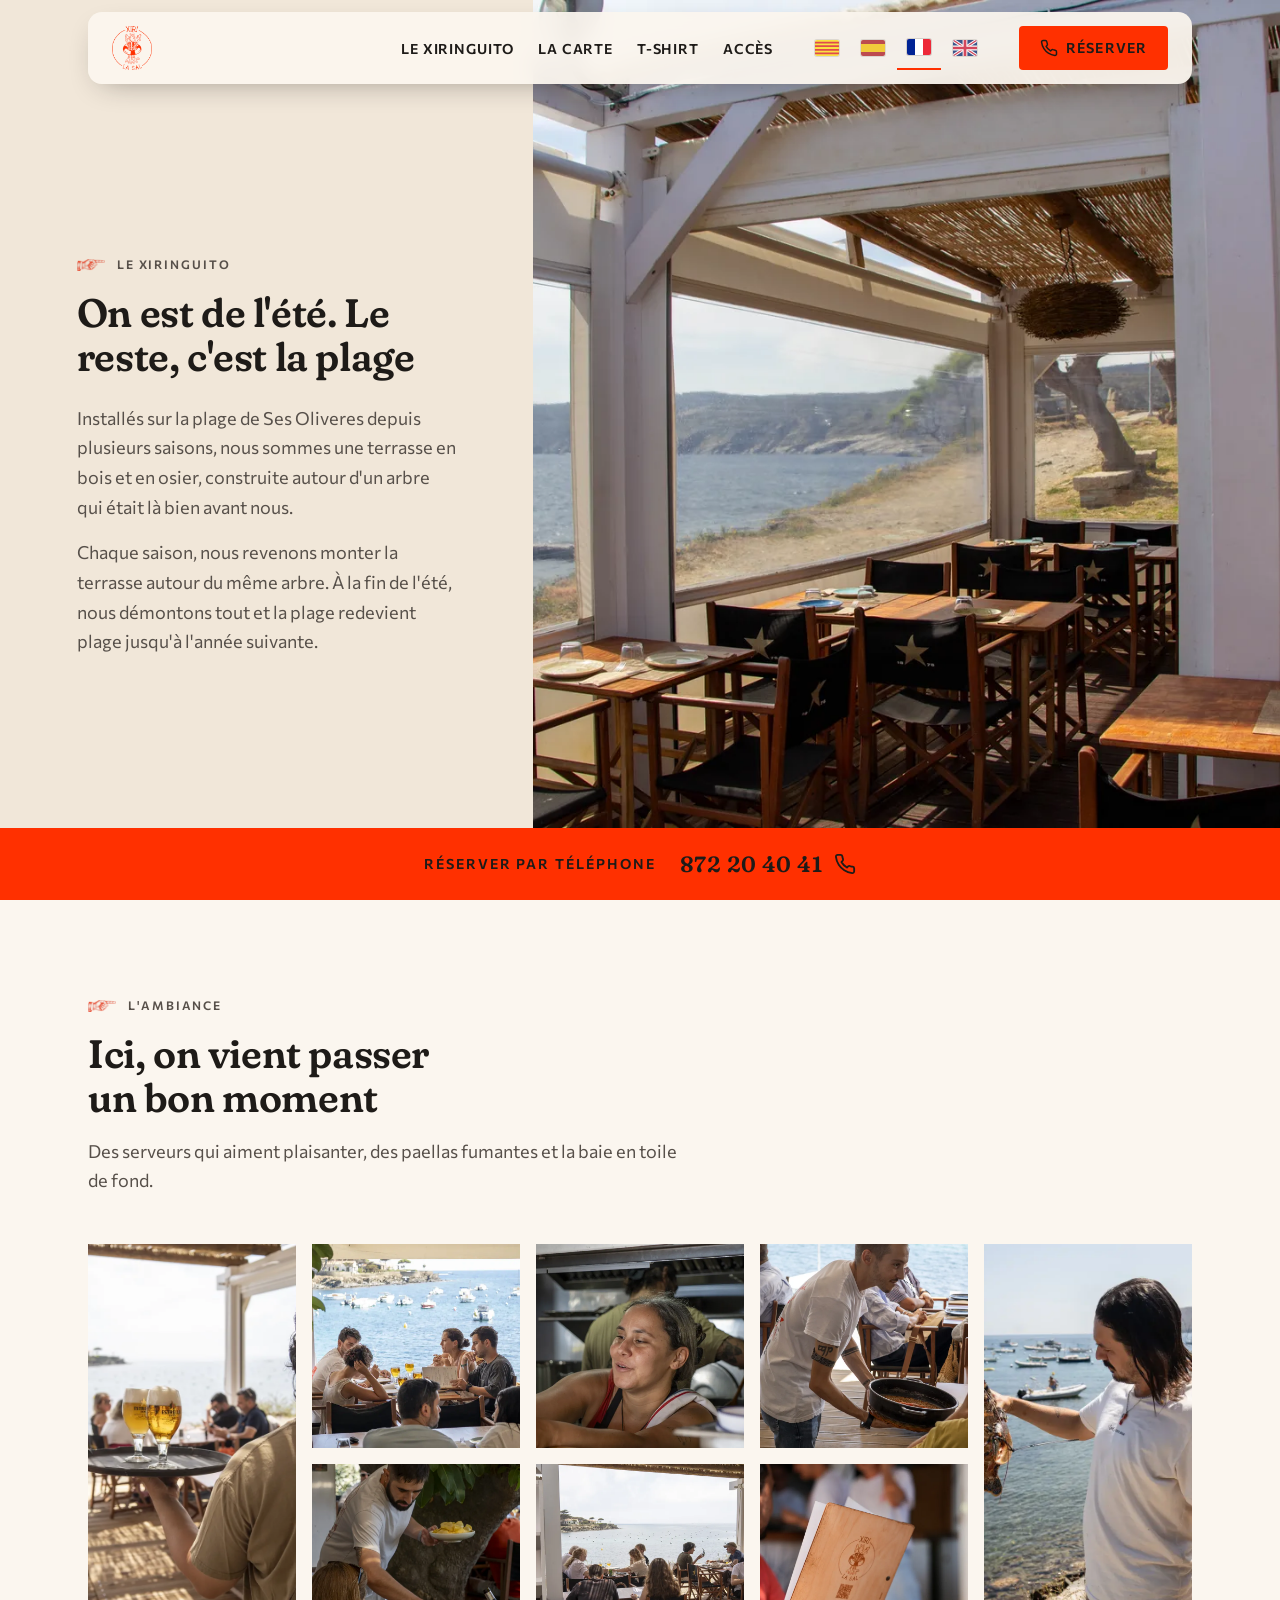
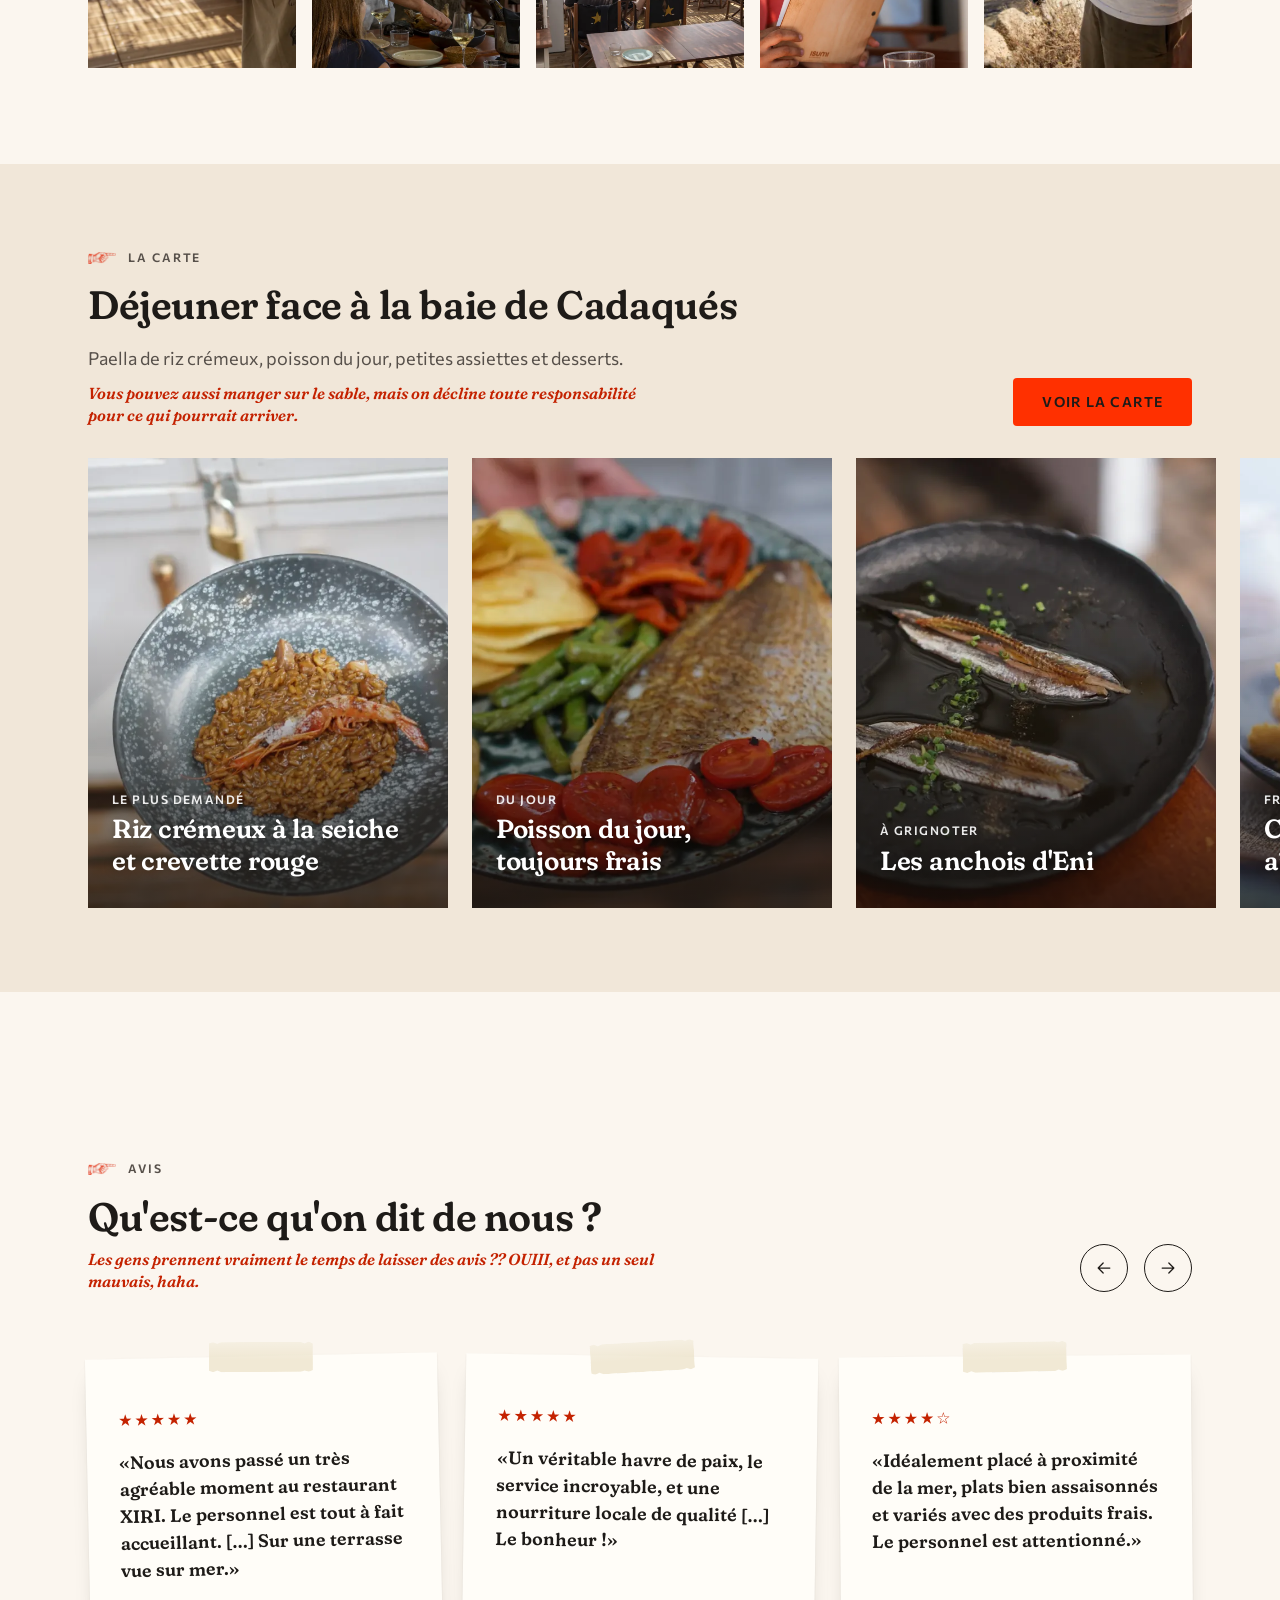
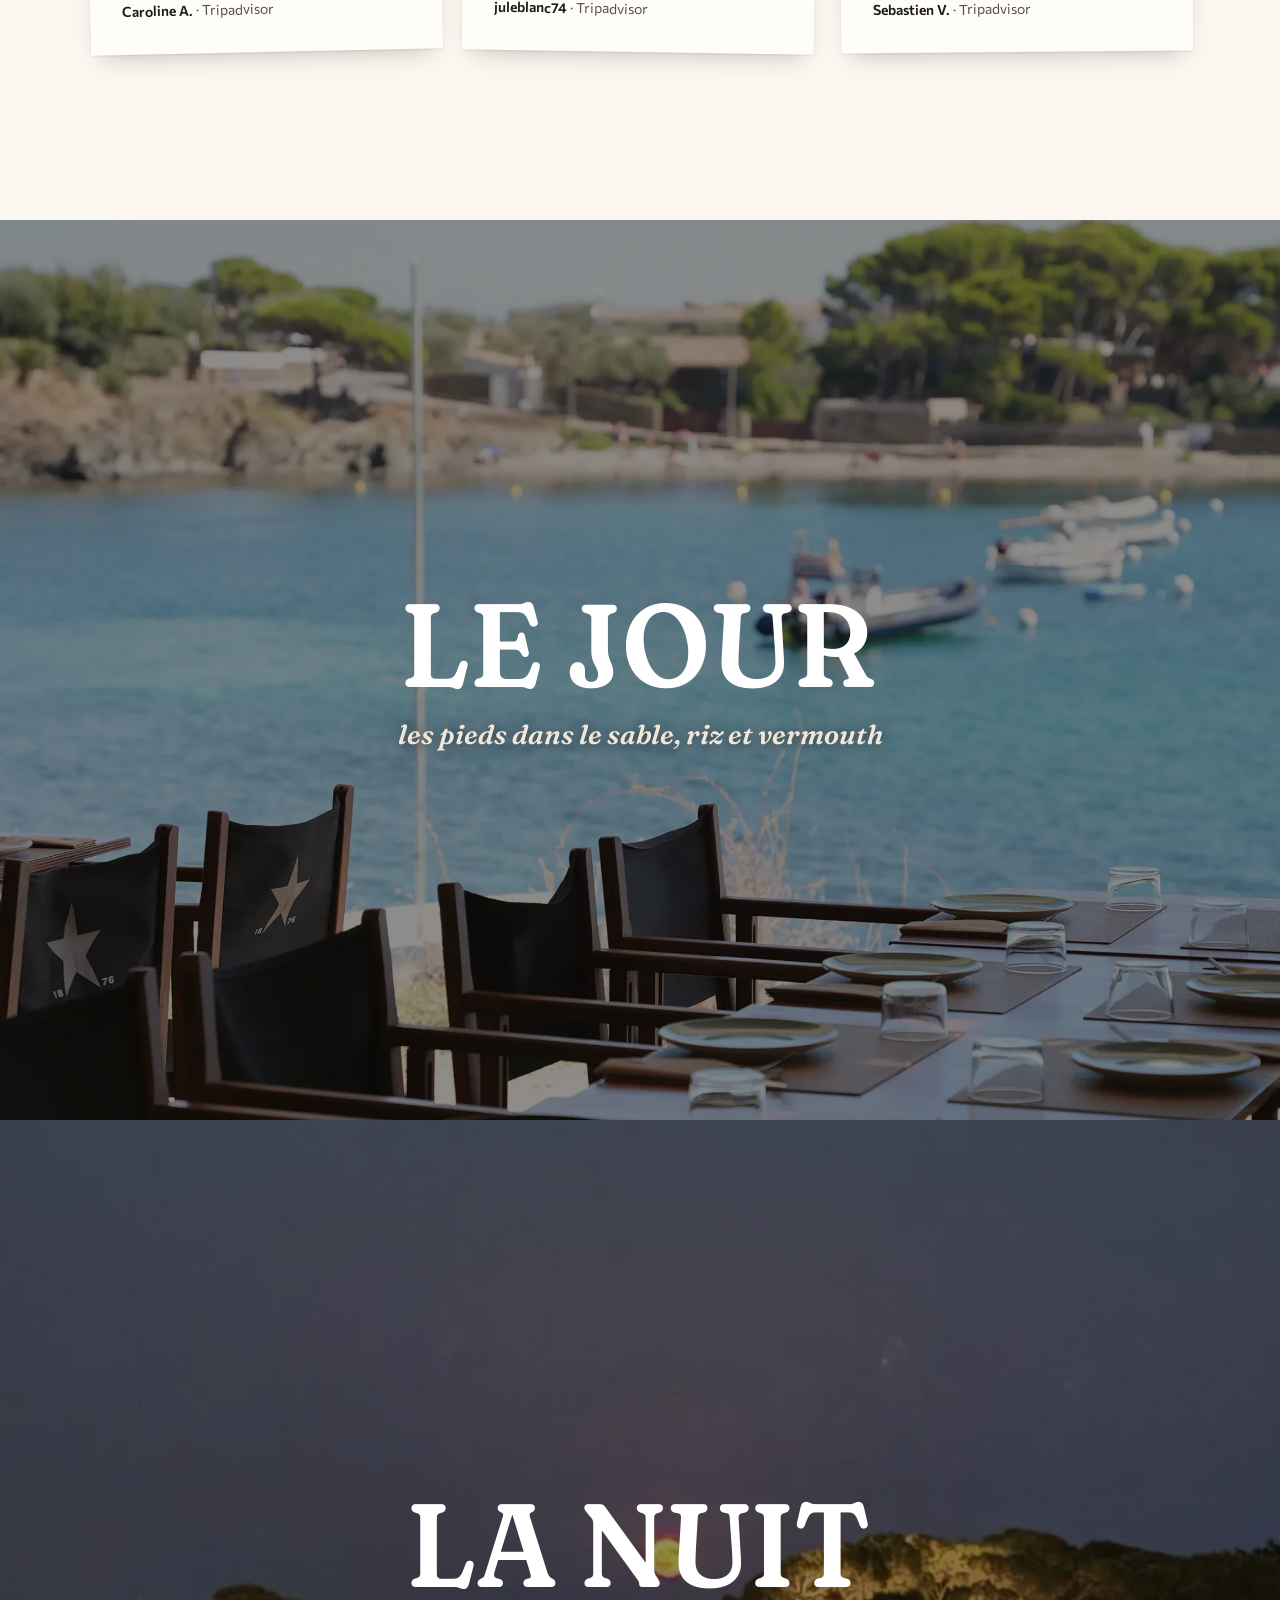
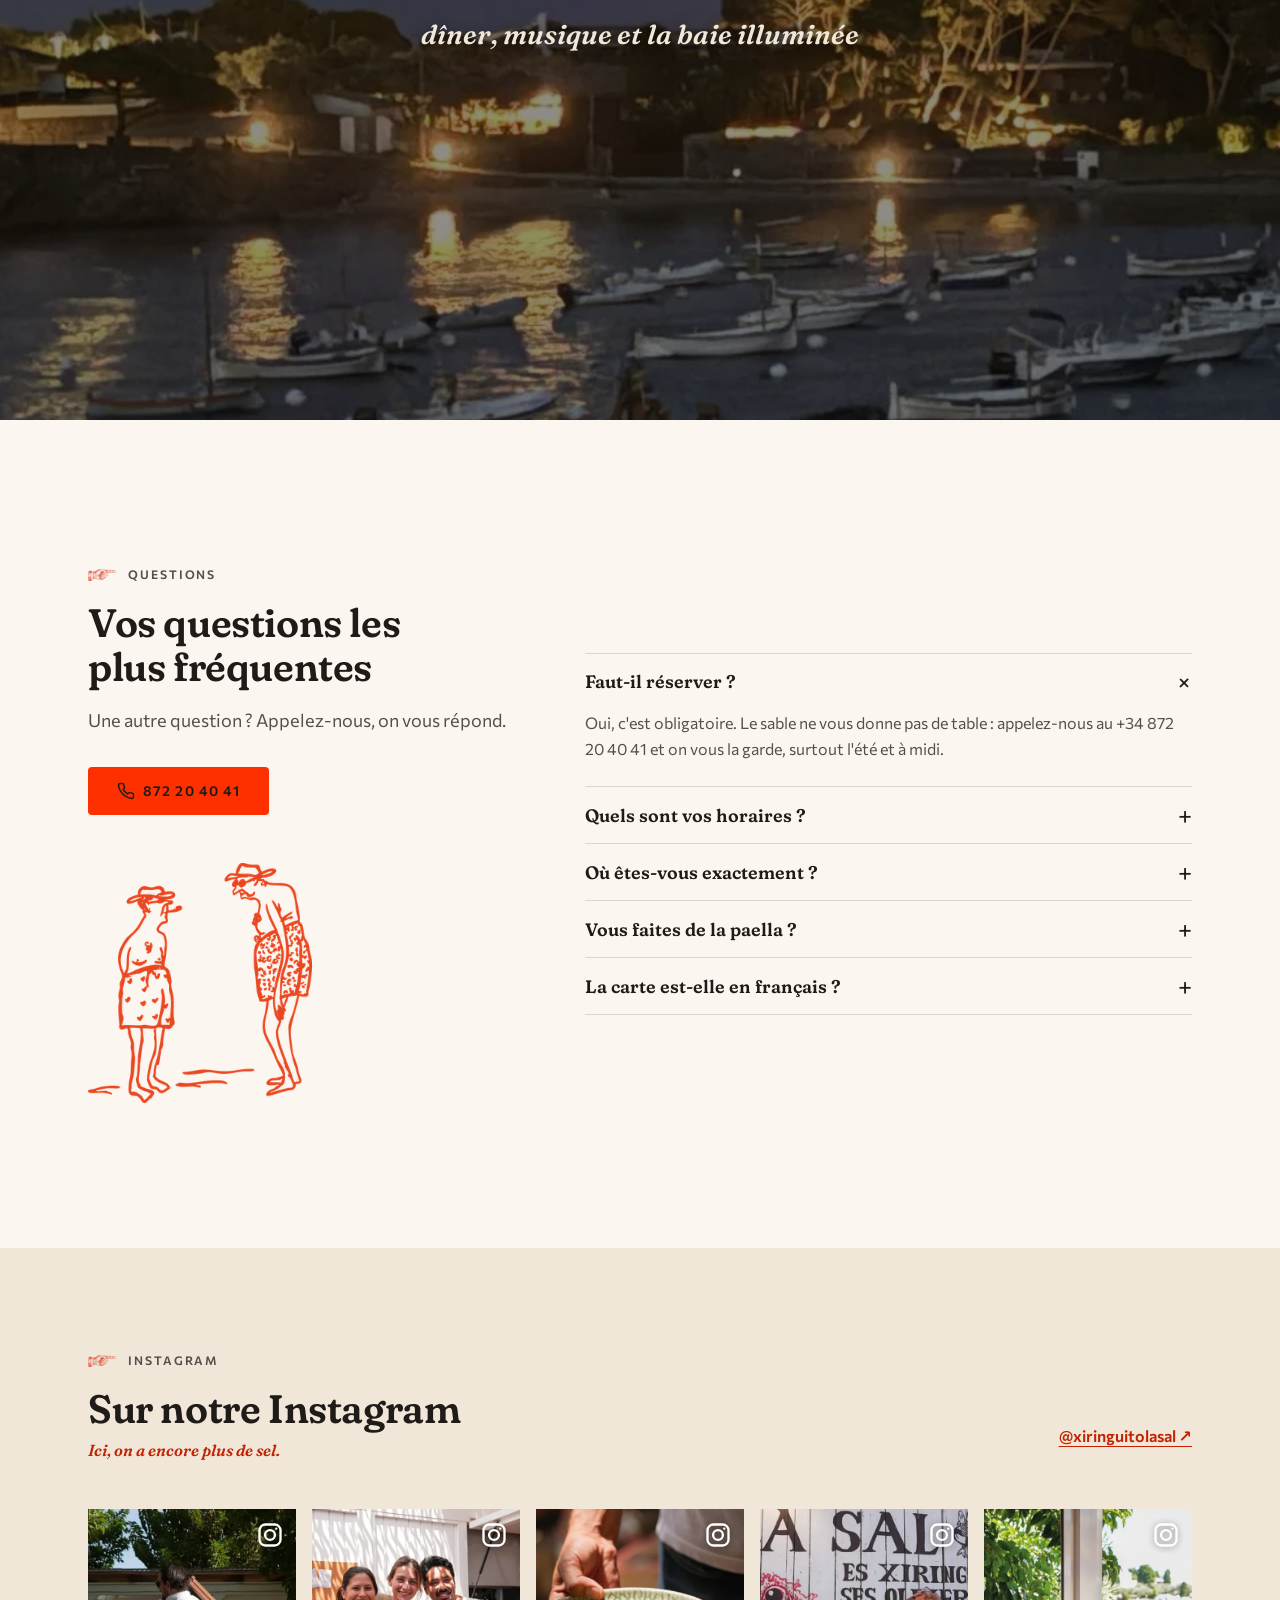
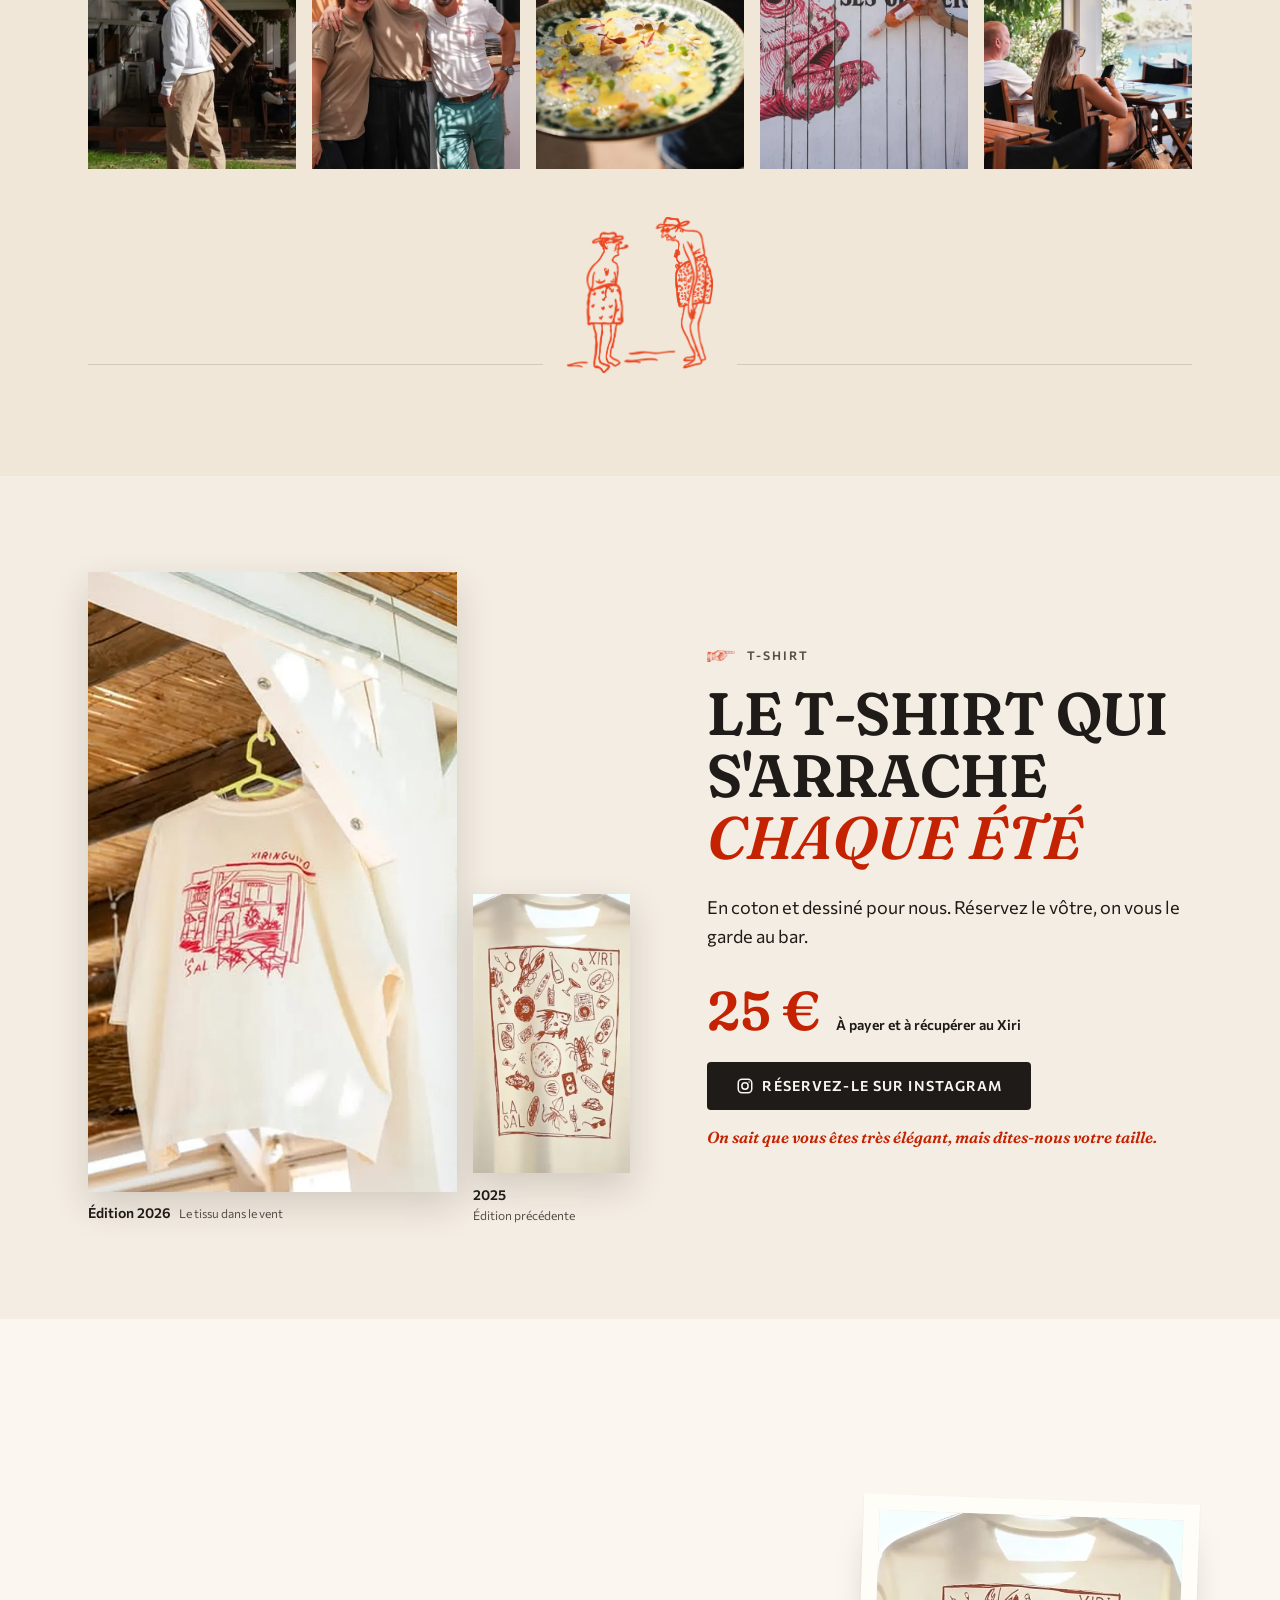
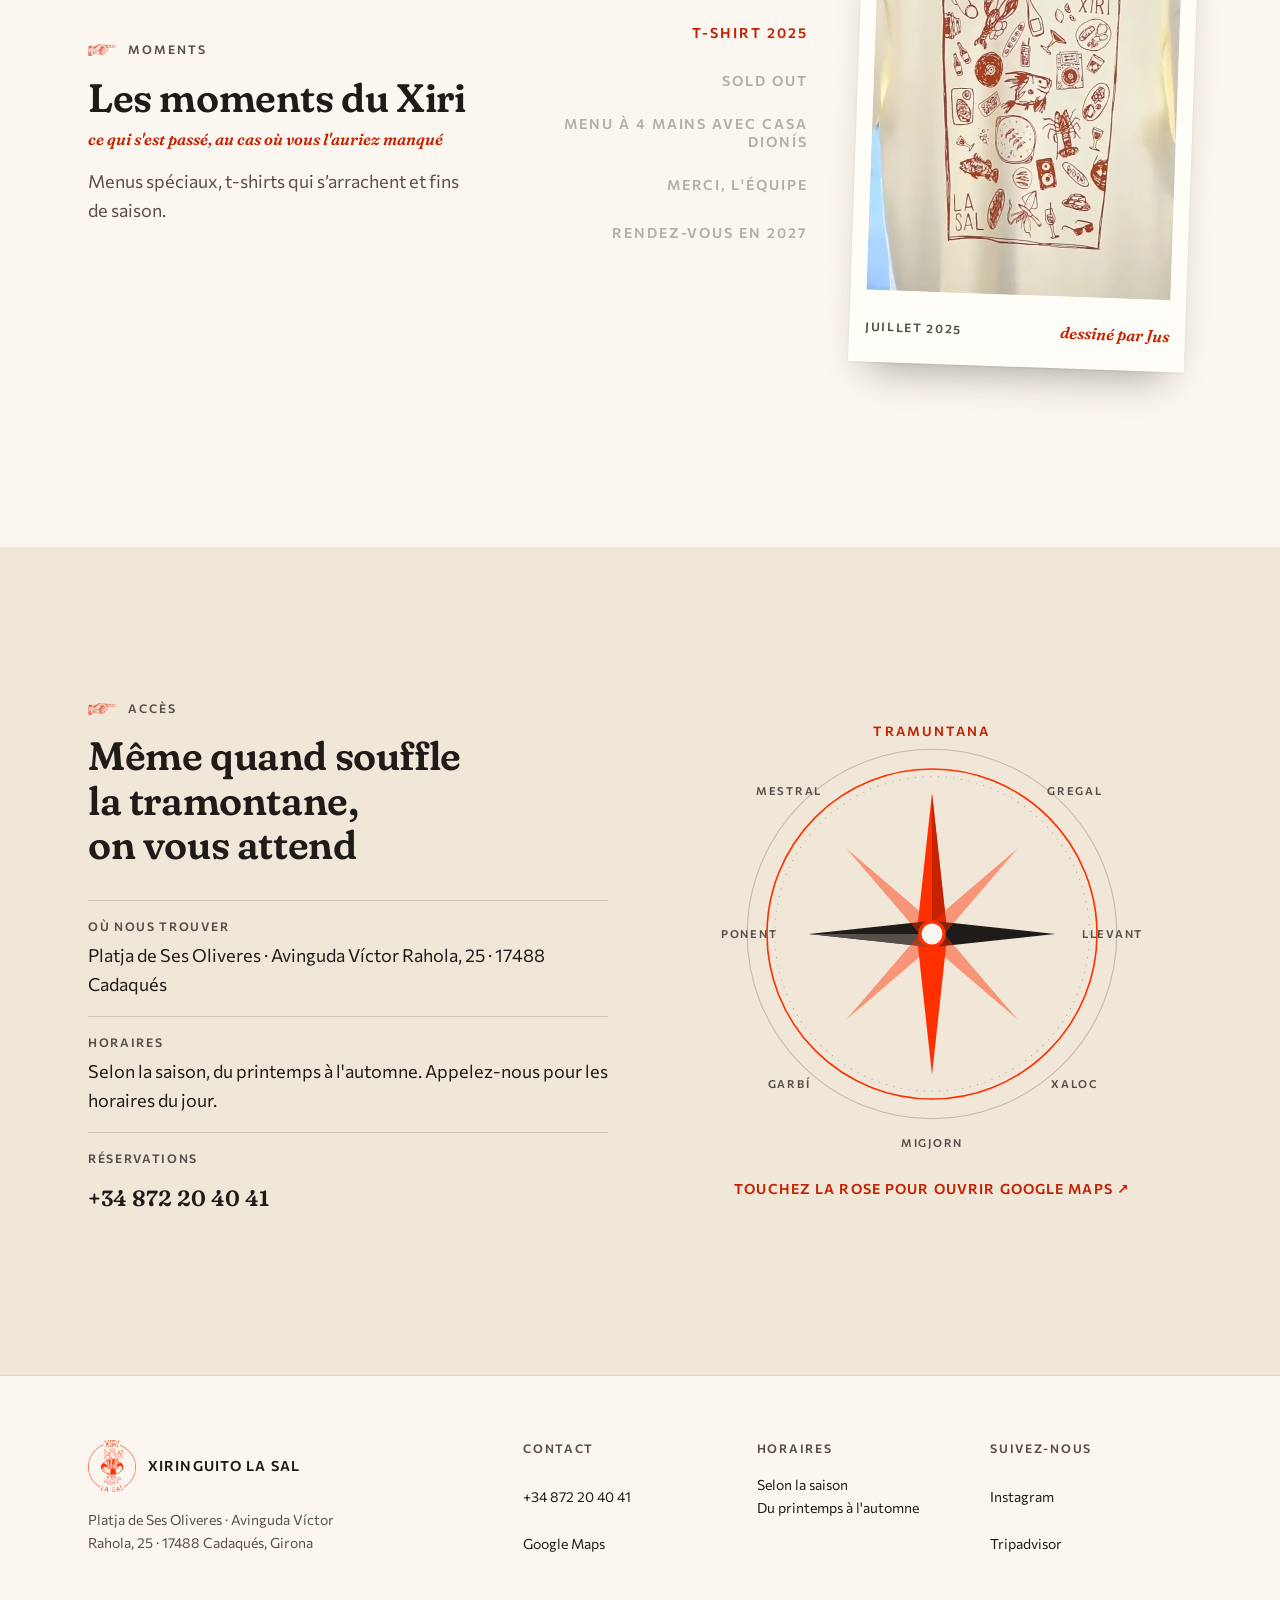
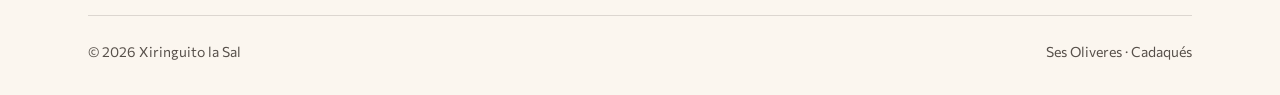
<file: assets/intro/portal-preview-fr.html>
<!doctype html><html lang="fr"><head><base href="/fr/">
<meta charset="UTF-8">
<script>document.documentElement.classList.add('js');</script>
<meta name="viewport" content="width=device-width, initial-scale=1, viewport-fit=cover">
<title>Xiringuito la Sal · Restaurant de plage à Cadaqués</title>
<meta name="description" content="Restaurant de plage à Ses Oliveres, Cadaqués : paella, poisson frais, terrasse face à la baie. De mars à octobre. Réservations : +34 872 20 40 41">
<meta name="robots" content="noindex">
<meta name="theme-color" content="#FBF6EF">
<link rel="canonical" href="https://www.xiringuitolasal.com/fr/">
<link rel="alternate" hreflang="ca" href="https://www.xiringuitolasal.com/">
<link rel="alternate" hreflang="es" href="https://www.xiringuitolasal.com/es/">
<link rel="alternate" hreflang="fr" href="https://www.xiringuitolasal.com/fr/">
<link rel="alternate" hreflang="en" href="https://www.xiringuitolasal.com/en/">
<link rel="alternate" hreflang="x-default" href="https://www.xiringuitolasal.com/en/">
<meta property="og:url" content="https://www.xiringuitolasal.com/fr/">
<meta property="og:locale" content="fr_FR">
<meta property="og:type" content="restaurant">
<meta property="og:title" content="Xiringuito la Sal · Restaurant de plage à Cadaqués">
<meta property="og:description" content="Restaurant de plage à Ses Oliveres, Cadaqués : paella, poisson frais, terrasse face à la baie. De mars à octobre. Réservations : +34 872 20 40 41">
<meta property="og:image" content="https://www.xiringuitolasal.com/assets/logo/og-terrassa-1200x630.jpg">
<link rel="icon" href="../assets/logo/favicon-32.png" sizes="32x32">
<link rel="icon" href="../assets/logo/favicon-512.png" sizes="512x512">
<link rel="apple-touch-icon" href="../assets/logo/apple-touch-icon-180.png">
<link rel="preload" as="font" type="font/woff2" href="../assets/fonts/fraunces-600-latin.woff2" crossorigin>
<link rel="preload" as="font" type="font/woff2" href="../assets/fonts/commissioner-400-latin.woff2" crossorigin>
<link rel="stylesheet" href="../assets/fonts/fonts.css">
<style>

:root{
  --bg:#FBF6EF;            
  --surface:#F1E7D9;       
  --text:#1E1B18;          
  --text-2:#57504A;        
  --line:rgba(30,27,24,.14);
  --accent:#FF3000;        /* taronja del logo: botons (text carbó a sobre, 4.58:1) */
  --accent-text:#C42200;   /* taronja per a text petit sobre clar (5.87:1) */
  --on-photo:#FFFFFF;

  --f-title:'Fraunces', Georgia, 'Times New Roman', serif;
  --f-text:'Commissioner', system-ui, -apple-system, 'Segoe UI', sans-serif;

  
  --fs-xs:.75rem;    
  --fs-sm:.875rem;   
  --fs-md:1rem;      
  --fs-lg:1.125rem;  
  --fs-xl:1.375rem;  
  --fs-2xl:clamp(1.75rem, 1.2rem + 1.6vw, 2.5rem);   
  --fs-3xl:clamp(2.25rem, 1.4rem + 3.2vw, 4rem);     

  
  --s1:8px; --s2:16px; --s3:24px; --s4:32px; --s5:48px; --s6:64px; --s7:96px; --s8:128px;
  --sec:96px;              
  --cab:calc(100vh - var(--nav-h));   
  --wrap:1200px;
  --gut:clamp(16px, 4vw, 48px);
  --nav-h:72px;
  --radius:4px;
}
*,*::before,*::after{box-sizing:border-box}
html{scroll-behavior:smooth;scroll-padding-top:var(--nav-h);-webkit-text-size-adjust:100%}
@media (prefers-reduced-motion: reduce){html{scroll-behavior:auto}*{transition:none!important;animation:none!important}}
body{margin:0;overflow-x:clip;background:var(--bg);color:var(--text);font:400 var(--fs-md)/1.65 var(--f-text);-webkit-font-smoothing:antialiased}
img{display:block;max-width:100%;height:auto}
a{color:inherit}
h1,h2,h3{font-family:var(--f-title);font-weight:600;line-height:1.12;letter-spacing:-.01em;margin:0;text-wrap:balance}
p{margin:0}
p+p{margin-top:var(--s2)}
.visually-hidden{position:absolute!important;width:1px;height:1px;overflow:hidden;clip:rect(0 0 0 0);white-space:nowrap}
.skip-link{position:absolute;left:var(--s2);top:-100px;z-index:100;background:var(--text);color:var(--bg);padding:var(--s1) var(--s2)}
.skip-link:focus{top:var(--s2)}
:focus-visible{outline:2px solid var(--accent-text);outline-offset:3px}
.wrap{max-width:var(--wrap);margin-inline:auto;padding-inline:var(--gut)}
.sec{padding-block:var(--sec);min-height:var(--cab);display:flex;flex-direction:column;justify-content:center}
.sec>.wrap{width:100%}
@supports (height:100svh){:root{--cab:calc(100svh - var(--nav-h))}}
@media (max-width:860px), (max-height:820px){:root{--sec:64px}}

.eyebrow{display:flex;align-items:center;gap:12px;margin-bottom:var(--s2);font-size:var(--fs-xs);font-weight:600;letter-spacing:.16em;text-transform:uppercase;color:var(--text-2)}
.eyebrow::before{content:"";width:28px;height:12px;flex:none;background:url("../assets/img/ma.webp") left center/contain no-repeat}

.cap{display:flex;flex-wrap:wrap;align-items:flex-end;justify-content:space-between;gap:var(--s3) var(--s5);margin-bottom:var(--s5)}
.cap h2{font-size:var(--fs-2xl);max-width:22ch}
.cap p{margin-top:var(--s2);max-width:52ch;text-wrap:pretty;color:var(--text-2);font-size:var(--fs-lg)}
.cap-accions{display:flex;flex-wrap:wrap;align-items:center;gap:var(--s2)}

.cap p.broma,.sam-txt p.talla,.mom-cap p.broma{margin-top:var(--s1);font:italic 600 var(--fs-md)/1.4 var(--f-title);color:var(--accent-text)}

.cap-accions:has(.btn + .btn){display:grid;grid-auto-flow:column;grid-auto-columns:1fr}
@media (max-width:560px){ .cap-accions{width:100%;flex-wrap:nowrap} .cap-accions .btn{flex:1 1 0;padding-inline:12px;font-size:var(--fs-xs);letter-spacing:.06em} }
@media (max-height:820px) and (min-width:861px){ .cap{margin-bottom:var(--s4)} }

.btn{display:inline-flex;align-items:center;justify-content:center;gap:var(--s1);min-height:48px;padding:12px 28px;border:1px solid transparent;border-radius:var(--radius);
  font:600 var(--fs-sm)/1 var(--f-text);letter-spacing:.08em;text-transform:uppercase;text-decoration:none;cursor:pointer;transition:transform .16s cubic-bezier(.23,1,.32,1),background-color .2s,color .2s,border-color .2s}
.btn svg{width:18px;height:18px;flex:none}
.btn:active{transform:scale(.97)}
.btn-accent{background:var(--accent);color:var(--text)}
.btn-accent:hover{background:#E62B00}
.btn-line{border-color:currentColor;background:transparent}
.btn-line:hover{background:var(--text);color:var(--bg);border-color:var(--text)}
.on-photo .btn-line{color:var(--on-photo)}
.on-photo .btn-line:hover{background:var(--on-photo);color:var(--text);border-color:var(--on-photo)}
.link{display:inline-block;padding-block:12px;font-weight:600;color:var(--accent-text);text-decoration:underline;text-underline-offset:4px}
.link:hover{color:var(--text)}

.nav{position:fixed;top:12px;left:var(--gut);right:var(--gut);max-width:calc(var(--wrap) - 2 * var(--gut));margin-inline:auto;z-index:50;color:var(--text);
  background:rgba(251,246,239,.94);-webkit-backdrop-filter:blur(10px);backdrop-filter:blur(10px);border-radius:14px;box-shadow:0 10px 30px -14px rgba(30,27,24,.45);transition:transform .35s cubic-bezier(.2,.7,.2,1)}
.nav-in{height:var(--nav-h);display:flex;align-items:center;gap:var(--s4);padding-inline:var(--s3)}
.brand{display:flex;align-items:center;gap:12px;text-decoration:none;margin-right:auto;padding-right:var(--s3)}
.brand{min-height:44px}
.brand img{width:40px;height:44px;object-fit:contain}
.brand .logo-color{display:none}
.brand-nom{font:600 var(--fs-sm)/1.1 var(--f-text);letter-spacing:.08em;text-transform:uppercase}   
.nav .brand-nom{display:none}   
.nav-links{display:flex;gap:var(--s3);list-style:none;margin:0;padding:0}
.nav-links a,.brand-nom{white-space:nowrap}
.nav-links a{font-size:var(--fs-sm);font-weight:600;letter-spacing:.06em;text-transform:uppercase;text-decoration:none;padding-block:var(--s1);border-bottom:1px solid transparent}
.nav-links a:hover{border-bottom-color:var(--accent)}
.nav-links a:focus:not(:focus-visible){border-bottom-color:transparent}
.lang{display:flex;gap:2px}
.lang button,.lang a{min-width:44px;min-height:44px;padding:0 6px;border:0;background:none;color:inherit;font:600 var(--fs-xs)/1 var(--f-text);letter-spacing:.08em;cursor:pointer;opacity:.75;border-bottom:1px solid transparent;text-decoration:none;display:inline-flex;align-items:center;justify-content:center}
.lang [aria-pressed="true"],.lang [aria-current="page"]{opacity:1;border-bottom:2px solid var(--accent)}
.lang svg{width:24px;height:16px;border-radius:2px;box-shadow:0 0 0 1px rgba(30,27,24,.15)}
.lang a:hover{opacity:1}
.nav .btn{min-height:44px;padding:12px 20px}
.nav.obert{background:var(--bg)}
.nav.solid .logo-blanc,.nav.obert .logo-blanc{display:none}
.nav.solid .logo-color,.nav.obert .logo-color{display:block}
.nav.amagat{transform:translateY(calc(-100% - 16px))}

.menu{display:contents}
.menu-xarxes{display:none}
.hamb{display:none}

.nav-in>nav,.menu>nav{order:1}
.nav-in>.lang{order:2}
.menu>.btn{order:3}
.hamb{order:4}
.nav-tel{display:none}
@media (max-width:960px){
  .nav-in{gap:var(--s1);padding-inline:var(--s2)}
  .brand{margin-right:auto}
  .brand,.nav-tel,.hamb{flex:none}
  .brand{min-width:44px}
  .nav-tel{order:3;display:grid;place-items:center;width:44px;height:44px;border-radius:50%;background:var(--accent);color:var(--text)}
  .nav-tel svg{width:20px;height:20px}
  .nav-in>.lang button,.nav-in>.lang a{min-width:44px}
  .lang{flex:none}
  .hamb{display:grid;place-content:center;gap:6px;width:44px;height:44px;margin-right:-10px;padding:0;border:0;background:none;color:inherit;cursor:pointer}
  .hamb span{display:block;width:24px;height:2px;background:currentColor;transition:transform .3s,opacity .2s}
  .nav.obert .hamb span:nth-child(1){transform:translateY(8px) rotate(45deg)}
  .nav.obert .hamb span:nth-child(2){opacity:0}
  .nav.obert .hamb span:nth-child(3){transform:translateY(-8px) rotate(-45deg)}
  .menu{position:fixed;top:calc(var(--nav-h) + 20px);left:var(--gut);right:var(--gut);border-radius:14px;display:none;flex-direction:column;gap:var(--s4);max-height:calc(100vh - var(--nav-h));overflow-y:auto;
    padding:var(--s4) var(--s3) var(--s5);background:var(--bg);color:var(--text);box-shadow:0 12px 24px -12px rgba(30,27,24,.25)}
  .nav.obert .menu{display:flex}
  .nav-links{flex-direction:column;gap:0}
  .nav-links a{display:block;padding:14px 0;border-bottom:1px solid var(--line);font:600 var(--fs-xl)/1.2 var(--f-title);letter-spacing:0;text-transform:none}
  .nav-links a:hover{border-bottom-color:var(--line);color:var(--accent-text)}
  .nav-in>.lang{gap:0}
  .menu .btn{width:100%;min-height:52px}
  .menu-xarxes{order:4;display:flex;justify-content:center;gap:var(--s5);list-style:none;margin:0;padding:0}
  .menu-xarxes a{display:inline-flex;align-items:center;gap:var(--s1);min-height:44px;text-decoration:none;font-weight:600;font-size:var(--fs-sm)}
  .menu-xarxes a:hover{color:var(--accent-text)}
  .menu-xarxes svg{width:22px;height:22px}
  .nav.obert .nav-tel{visibility:hidden}
  .menu .btn .btn-txt{display:inline}
}
@media (max-width:560px){
  .brand-nom{display:none}
  .nav-in{gap:2px;padding-inline:8px}
  .nav-in>.lang{gap:0}
  .brand{min-width:40px}
  .nav-in>.lang button,.nav-in>.lang a{min-width:44px;padding:0}
  .hamb{margin-right:0}
}
@media (max-width:400px){ .nav-in>.lang button,.nav-in>.lang a{min-width:40px} }

.franja{display:flex;flex-wrap:wrap;align-items:center;justify-content:center;gap:var(--s1) var(--s3);min-height:72px;padding:var(--s2) var(--gut);background:var(--accent);color:var(--text);text-decoration:none;text-align:center}
.franja span{font-size:var(--fs-sm);font-weight:600;letter-spacing:.14em;text-transform:uppercase}
.franja strong{font:600 var(--fs-xl)/1 var(--f-title);letter-spacing:.02em}
.franja svg{width:22px;height:22px}
.franja-num{display:inline-flex;align-items:center;gap:12px;white-space:nowrap}
@media (max-width:560px){ .franja{flex-direction:column;gap:4px;padding:var(--s2) var(--gut)} .franja span{font-size:var(--fs-xs);letter-spacing:.12em} }
.franja:hover strong{text-decoration:underline;text-underline-offset:5px}

.split{display:grid;grid-template-columns:minmax(0,5fr) minmax(0,7fr);min-height:var(--cab)}

.split-txt{display:flex;flex-direction:column;justify-content:center;padding:var(--sec) clamp(24px, 6vw, 96px)}
.split-txt>*{width:100%;max-width:460px;margin-inline:auto}
.split-txt h2{font-size:var(--fs-2xl);max-width:18ch}
.split-txt h1{font-size:var(--fs-2xl);max-width:18ch}

main > .split:first-child{margin-top:0}
main > .split:first-child .split-txt{padding-top:calc(var(--nav-h) + 12px + var(--sec))}
.split-txt p{margin-top:var(--s3);max-width:44ch;color:var(--text-2);font-size:var(--fs-lg)}
.split-txt p+p{margin-top:var(--s2)}
.split-txt .accions{margin-top:var(--s4);display:flex;flex-wrap:wrap;gap:var(--s2);align-items:center}
.split-img{position:relative;min-height:320px}
.split-img img{position:absolute;inset:0;width:100%;height:100%;object-fit:cover}
.split.fosc .split-txt{background:var(--surface)}
@media (max-width:860px){
  .split.primer .split-img{margin-top:0}
  main > .split:first-child .split-txt{padding-top:var(--s6)}
  .split{grid-template-columns:minmax(0,1fr);grid-template-rows:auto 1fr;min-height:var(--cab)}
  .split-img{order:-1;aspect-ratio:16/10;min-height:0}
  .split-txt{padding:var(--s6) var(--gut)}
}

.ambient-grid{display:grid;grid-template-columns:repeat(5,minmax(0,1fr));grid-template-rows:repeat(2,minmax(0,1fr));gap:var(--s2);
  height:clamp(400px, calc(var(--cab) - 2 * var(--sec) - 212px), 680px);list-style:none;margin:0;padding:0}
.ambient-grid li{position:relative;overflow:hidden;background:var(--surface)}
.ambient-grid li.alt{grid-row:span 2}
.ambient-grid img{position:absolute;inset:0;width:100%;height:100%;object-fit:cover;transition:transform .5s cubic-bezier(.23,1,.32,1)}
@media (hover:hover) and (pointer:fine){.ambient-grid li:hover img{transform:scale(1.04)}}
@media (max-width:860px){
  .ambient-grid{grid-template-columns:repeat(2,minmax(0,1fr));grid-template-rows:none;grid-auto-rows:180px;height:auto}
  .ambient-grid li.alt{grid-row:span 2}
}

.banda{position:relative;display:grid;place-items:center;min-height:min(72vh,640px);padding:var(--sec) var(--gut);text-align:center;color:var(--on-photo);overflow:hidden}
.banda>img{position:absolute;inset:0;width:100%;height:100%;object-fit:cover}
.banda::after{content:"";position:absolute;inset:0;background:rgba(20,16,12,.5)}
.banda-in{position:relative;z-index:1;max-width:720px;display:flex;flex-direction:column;align-items:center}
.banda h2{font-size:var(--fs-2xl)}
.banda p{margin-top:var(--s3);font-size:var(--fs-lg)}
.banda .accions{margin-top:var(--s4);display:flex;flex-wrap:wrap;justify-content:center;gap:var(--s2)}

.carta-sec-web{background:var(--surface);--sec:var(--s6)}
.carta-sec-web .cap h2{max-width:none}
.carta-sec-web .cap{margin-bottom:var(--s4)}

.plats{display:flex;gap:var(--s3);overflow-x:auto;scroll-snap-type:x mandatory;scrollbar-width:none;list-style:none;margin:0 calc((100% - var(--vw, 100vw)) / 2) 0 0;padding:0 var(--gut) 0 0;
  --ph:clamp(360px, calc(var(--cab) - 2 * var(--sec) - 250px), 640px)}
.plats::-webkit-scrollbar{display:none}
.plat{flex:0 0 calc(var(--ph) * .8);scroll-snap-align:start}

.plat a{position:relative;display:flex;flex-direction:column;justify-content:flex-end;height:var(--ph);width:100%;padding:var(--s4) var(--s3);overflow:hidden;color:var(--on-photo);text-decoration:none;background:var(--surface)}
.plat .ph{position:absolute;inset:0}
.plat .ph::after{content:"";position:absolute;inset:0;background:linear-gradient(180deg,rgba(20,16,12,0) 35%,rgba(20,16,12,.72) 100%)}
.plat img{width:100%;height:100%;object-fit:cover;transition:transform .4s cubic-bezier(.23,1,.32,1)}
@media (hover:hover) and (pointer:fine){.plat a:hover img{transform:scale(1.04)}}
.plat h3,.plat small{position:relative;z-index:1}
.plat h3{font:600 clamp(1.375rem, 1rem + .8vw, 1.75rem)/1.2 var(--f-title);text-shadow:0 1px 8px rgba(0,0,0,.35)}
.plat small{order:-1;margin-bottom:4px;font-size:var(--fs-xs);font-weight:600;letter-spacing:.12em;text-transform:uppercase;opacity:.9}
.plat-nota{display:flex;flex-direction:column;justify-content:center;gap:var(--s1);padding:var(--s3);background:var(--surface)}
.plat-nota h3{font-size:var(--fs-xl);margin-bottom:var(--s1)}
.plat-nota p{color:var(--text-2);font-size:var(--fs-sm);line-height:1.5}
.plat-nota p+p{margin-top:0}

@media (max-width:960px){
  .plats{gap:var(--s2);overscroll-behavior-x:contain}
  .plat,.plat-nota{flex:0 0 84%}
  .plat a{height:auto;aspect-ratio:4/5;max-height:min(64vh,560px)}
}

.punts{display:none}
@media (max-width:960px){
  .punts{display:flex;justify-content:center;gap:var(--s1);margin-top:var(--s3)}
  .punts span{width:8px;height:8px;border-radius:50%;background:#CFC6BA;transition:background-color .2s,transform .2s}
  .punts span.on{background:var(--text-2);transform:scale(1.25)}
}

.opinions{background:var(--bg)}
.ressenyes{display:grid;grid-template-columns:repeat(3,1fr);gap:var(--s3);list-style:none;margin:0;padding:0}
.ressenya[hidden]{display:none}
.ressenyes{padding-top:var(--s2)}
.ressenya{position:relative;display:flex;flex-direction:column;gap:var(--s2);padding:var(--s5) var(--s4) var(--s4);background:#FFFDF8;
  box-shadow:0 1px 2px rgba(30,27,24,.08),0 12px 24px -12px rgba(30,27,24,.28);rotate:var(--gir,0deg)}
.ressenya:nth-child(3n+1){--gir:-1.2deg}
.ressenya:nth-child(3n+2){--gir:.9deg}
.ressenya:nth-child(3n){--gir:-.5deg}

.ressenya::before{content:"";position:absolute;top:-14px;left:50%;width:104px;height:30px;translate:-50% 0;rotate:calc(var(--gir,0deg) * -2.5 - 2deg);
  background:linear-gradient(180deg,rgba(255,255,255,.35),rgba(255,255,255,0) 60%),rgba(236,226,200,.72);box-shadow:0 1px 2px rgba(30,27,24,.12);
  clip-path:polygon(0 4%,4% 0,8% 6%,12% 0,88% 0,92% 5%,96% 0,100% 6%,100% 94%,96% 100%,92% 95%,88% 100%,12% 100%,8% 94%,4% 100%,0 95%)}
.ressenya .estrelles{color:var(--accent-text);letter-spacing:.12em;font-size:var(--fs-md)}
.ressenya blockquote{margin:0;flex:1;font:600 var(--fs-lg)/1.5 var(--f-title)}
.ressenya footer{font-size:var(--fs-sm);color:var(--text-2)}
.ressenya footer b{color:var(--text);font-weight:600}
.ressenya .trad{font-style:italic}
.ressenya.entra{animation:entra .35s cubic-bezier(.23,1,.32,1) both}
@keyframes entra{from{opacity:0;translate:0 8px}to{opacity:1;translate:0 0}}
.opinions-peu{margin-top:var(--s4);text-align:right}
.fletxa{width:48px;height:48px;display:grid;place-items:center;border:1px solid var(--text);border-radius:50%;background:none;color:var(--text);cursor:pointer}
.fletxa{transition:transform .16s cubic-bezier(.23,1,.32,1),background-color .2s,color .2s}
.fletxa:active{transform:scale(.97)}
.fletxa:hover{background:var(--text);color:var(--bg)}
.fletxa svg{width:20px;height:20px}
@media (max-width:1000px){ .ressenyes{grid-template-columns:repeat(2,1fr)} }
@media (max-width:640px){ .ressenyes{grid-template-columns:1fr} .opinions-peu{text-align:left} }

.samarreta{background:#F4EDE3}
.sam-grid{display:grid;grid-template-columns:minmax(0,1.12fr) minmax(0,1fr);gap:clamp(40px,6vw,96px);align-items:center}
.sam-media{display:grid;grid-template-columns:minmax(0,2.35fr) minmax(0,1fr);gap:var(--s2);align-items:end;min-width:0}
.sam-film{margin:0;min-width:0}
.sam-film video{display:block;width:100%;aspect-ratio:9/16;max-height:620px;object-fit:cover;background:#e6dfd2;box-shadow:0 14px 34px rgba(45,32,22,.16)}
.sam-film figcaption{display:flex;align-items:baseline;gap:8px;margin-top:12px;font:600 var(--fs-sm)/1.35 var(--f-text)}
.sam-film figcaption small{font:500 var(--fs-xs)/1.35 var(--f-text);color:var(--text-2)}
.sam-film-prev video{max-height:325px}
.sam-film-prev figcaption{display:block}
.sam-film-prev figcaption small{display:block;margin-top:2px}
.sam-txt h2{font-size:clamp(2.25rem,1.5rem + 2.8vw,3.75rem);line-height:1.04;text-transform:uppercase}
.sam-txt h2 em{font-style:italic;color:var(--accent-text)}
.sam-txt>p{margin-top:var(--s3);max-width:44ch;font-size:var(--fs-lg);font-weight:500}
.preu{margin-top:var(--s4);display:flex;align-items:baseline;gap:var(--s2);flex-wrap:wrap}
.preu strong{font:600 clamp(2.5rem, 1.8rem + 2vw, 3.5rem)/1 var(--f-title);color:var(--accent-text)}
.preu span{font-size:var(--fs-sm);font-weight:600}
.sam-txt .accions{margin-top:var(--s3)}
.btn-fosc{background:var(--text);color:var(--bg)}
.btn-fosc:hover{background:#000}
.sam-txt p.talla{margin-top:var(--s2)}
.sam-txt p.avis-copiat{margin-top:var(--s1);font-size:var(--fs-sm)}
@media (max-width:860px){
  .sam-grid{grid-template-columns:1fr;gap:var(--s5)}
  .sam-media{width:min(100%,560px);margin-inline:auto}
  .sam-film video{max-height:560px}
  .sam-film-prev video{max-height:300px}
}
@media (max-width:480px){
  .sam-grid{gap:var(--s4)}
  .sam-media{grid-template-columns:minmax(0,2.1fr) minmax(0,1fr);gap:12px}
  .sam-film video{max-height:440px}
  .sam-film-prev video{max-height:230px}
  .sam-film figcaption{font-size:var(--fs-xs)}
  .sam-txt h2{font-size:clamp(2.1rem,9vw,3rem)}
}

.ig-sec{background:var(--surface)}
.posts{display:grid;grid-template-columns:repeat(5,1fr);gap:var(--s2);list-style:none;margin:0;padding:0}
.post a{position:relative;display:block;aspect-ratio:4/5;overflow:hidden;background:var(--surface)}
.post img{width:100%;height:100%;object-fit:cover;transition:transform .4s cubic-bezier(.23,1,.32,1)}
@media (hover:hover) and (pointer:fine){.post a:hover img{transform:scale(1.04)}}
.post .ig{position:absolute;top:12px;right:12px;width:28px;height:28px;color:#fff;filter:drop-shadow(0 1px 3px rgba(0,0,0,.4))}

.separador{display:flex;align-items:flex-end;gap:var(--s3);margin-top:var(--s5)}
.separador span{flex:1;height:1px;background:var(--line);margin-bottom:var(--s1)}
.separador img{width:auto;height:clamp(80px, calc(var(--cab) - 2 * var(--sec) - 480px), 160px)}
@media (max-width:900px){ .separador img{height:112px} }
@media (max-width:900px){
  .posts{display:flex;overflow-x:auto;scroll-snap-type:x mandatory;margin-inline:calc(var(--gut) * -1);padding-inline:var(--gut);scroll-padding-inline:var(--gut);scrollbar-width:none}
  .posts::-webkit-scrollbar{display:none}
  .post{flex:0 0 min(60vw,280px);scroll-snap-align:start}
}

.faq{background:var(--bg)}
.faq-grid{display:grid;grid-template-columns:minmax(0,5fr) minmax(0,7fr);gap:var(--s6);align-items:center}
.cap-faq h2{font-size:var(--fs-2xl);max-width:16ch}
.cap-faq p{margin-top:var(--s2);color:var(--text-2);font-size:var(--fs-lg)}
.cap-faq .btn{margin-top:var(--s4)}
.cap-faq{display:flex;flex-direction:column;align-items:flex-start}
.faq-il{margin-top:var(--s5);width:auto;height:clamp(120px, calc(var(--cab) - 2 * var(--sec) - 360px), 240px)}
@media (max-width:860px){ .faq-il{display:none} }
.faq-llista{border-top:1px solid var(--line)}
.faq-llista details{border-bottom:1px solid var(--line)}
.faq-llista summary{display:flex;justify-content:space-between;align-items:center;gap:var(--s2);min-height:56px;padding:var(--s2) 0;cursor:pointer;list-style:none;font:600 var(--fs-lg)/1.3 var(--f-title)}
.faq-llista summary::-webkit-details-marker{display:none}
.faq-llista summary::after{content:"+";flex:none;font:400 1.5rem/1 var(--f-text);transition:transform .2s cubic-bezier(.23,1,.32,1)}
.faq-llista details[open] summary::after{transform:rotate(45deg)}
.faq-llista details p{padding:0 0 var(--s3);max-width:60ch;color:var(--text-2)}
@media (max-width:860px){ .faq-grid{grid-template-columns:minmax(0,1fr);gap:var(--s4)} }

.arribar{background:var(--surface);color:var(--text)}   
.arribar .eyebrow{color:var(--text-2)}
.arribar .wrap{display:grid;grid-template-columns:minmax(0,1fr) minmax(0,1fr);gap:var(--s6);align-items:center}
.arribar h2{font-size:var(--fs-2xl);max-width:18ch}
.dades{margin-top:var(--s4);display:grid;gap:var(--s2)}
.dada{display:grid;gap:4px;padding-top:var(--s2);border-top:1px solid var(--line)}
.dada b{font-size:var(--fs-xs);font-weight:600;letter-spacing:.14em;text-transform:uppercase;color:var(--text-2)}
.dada a,.dada span{font-size:var(--fs-lg);text-decoration:none}
.dada a{padding-block:12px}
.dada a:hover{text-decoration:underline;text-underline-offset:4px}
.dada .tel{font:600 var(--fs-xl)/1.2 var(--f-title)}
.rosa{display:grid;justify-items:center;gap:var(--s2);text-decoration:none;color:var(--text)}
.rosa svg{width:min(100%,440px);max-height:calc(var(--cab) - 2 * var(--sec) - 48px);height:auto;overflow:visible}
.rosa .vent{font:600 10px var(--f-text);letter-spacing:.16em;text-transform:uppercase;fill:var(--text-2)}
.rosa .vent.nord{fill:var(--accent-text);font-size:12px}
.rosa .cta{font:600 var(--fs-sm)/1 var(--f-text);letter-spacing:.08em;text-transform:uppercase;color:var(--accent-text);padding-block:12px}
.rosa:hover .cta{text-decoration:underline;text-underline-offset:5px}
@media (max-width:860px){ .arribar .wrap{grid-template-columns:1fr} .rosa{justify-self:center} .rosa svg{width:min(100%,150px);max-height:none} .arribar .wrap{gap:var(--s3)} }

.peu-web{background:var(--bg);border-top:1px solid var(--line);padding-block:var(--s6) var(--s4);font-size:var(--fs-sm)}
.peu-grid{display:grid;grid-template-columns:2fr 1fr 1fr 1fr;gap:var(--s4)}
.peu-web .brand{color:var(--text)}
.peu-web .brand img{width:48px;height:52px}
.peu-web h3{font:600 var(--fs-xs)/1.4 var(--f-text);letter-spacing:.14em;text-transform:uppercase;color:var(--text-2);margin-bottom:var(--s2)}
.peu-web ul{list-style:none;margin:0;padding:0;display:grid;gap:0}
.peu-web li a{display:inline-block;padding-block:12px}
.peu-web a{text-decoration:none}
.peu-web a:hover{text-decoration:underline;text-underline-offset:3px}
.peu-adr{margin-top:var(--s2);color:var(--text-2);max-width:32ch}
.peu-baix{margin-top:var(--s5);padding-top:var(--s3);border-top:1px solid var(--line);display:flex;flex-wrap:wrap;justify-content:space-between;gap:var(--s2);color:var(--text-2)}
@media (max-width:860px){ .peu-grid{grid-template-columns:1fr 1fr} .peu-marca{grid-column:1/-1} }

.dianit{position:relative;background:var(--text);color:var(--on-photo)}
.dn-panel{position:relative;height:100vh;display:grid;place-items:center;overflow:hidden;text-align:center;padding-inline:var(--gut)}
@supports (height:100svh){ .dn-panel{height:100svh} }
.dn-panel>img{position:absolute;inset:0;width:100%;height:100%;object-fit:cover}
.dn-panel::after{content:"";position:absolute;inset:0;background:rgba(20,16,12,.48)}
.dn-txt{position:relative;z-index:1}
.dn-txt h3{font:600 clamp(3rem, 1rem + 8vw, 8.5rem)/.95 var(--f-title);text-transform:uppercase;letter-spacing:.02em}
.dn-txt p{margin-top:var(--s2);font:italic 600 clamp(1.125rem, .9rem + 1vw, 1.75rem)/1.3 var(--f-title);color:var(--surface);text-shadow:0 1px 12px rgba(0,0,0,.45)}
.dn-linia{display:none}
.anim .dianit{height:280vh}
.anim .dn-sticky{position:sticky;top:0;height:100vh;overflow:hidden}
@supports (height:100svh){ .anim .dn-sticky{height:100svh} }
.anim .dn-panel{position:absolute;inset:0;height:auto}
.anim .dn-nit{opacity:0}
.anim .dn-linia{display:block;position:absolute;left:50%;bottom:var(--s6);z-index:2;width:160px;height:1px;translate:-50% 0;background:rgba(255,255,255,.35)}
.dn-linia span{display:block;height:100%;background:var(--on-photo);transform-origin:left;scale:0 1}

.moments{background:var(--bg)}
.mom-grid{display:grid;grid-template-columns:minmax(0,5fr) minmax(0,3fr) minmax(0,4fr);gap:var(--s5);align-items:center}
.mom-cap h2{font-size:var(--fs-2xl);max-width:16ch}
.mom-cap p{margin-top:var(--s2);max-width:40ch;color:var(--text-2);font-size:var(--fs-lg);text-wrap:pretty}
.mom-llista{list-style:none;margin:0;padding:0;display:grid;gap:4px;justify-items:end;text-align:right}
.mom-b{min-height:44px;padding:var(--s1) 0;border:0;background:none;cursor:pointer;color:var(--text);opacity:.32;font:600 var(--fs-sm)/1.3 var(--f-text);letter-spacing:.14em;text-transform:uppercase;text-align:right;transition:opacity .3s,color .3s}
.mom-b:hover{opacity:.7}
.mom-b[aria-pressed="true"]{opacity:1;color:var(--accent-text)}
.mom-polaroid{position:relative;justify-self:center;width:min(100%, calc((var(--cab) - 2 * var(--sec) - 96px) * .8));margin:0;padding:var(--s2) var(--s2) 0;background:#FFFDF8;rotate:2deg;
  box-shadow:0 1px 2px rgba(30,27,24,.08),0 24px 40px -20px rgba(30,27,24,.4)}
.mom-fotos{position:relative;aspect-ratio:4/5;overflow:hidden;background:var(--surface)}
.mom-f{position:absolute;inset:0;margin:0;opacity:0;transition:opacity .5s ease}
.mom-f.on{opacity:1}
.mom-f img{width:100%;height:100%;object-fit:cover;scale:1.06;transition:scale 1.2s cubic-bezier(.2,.7,.2,1)}
.mom-f.on img{scale:1}
.mom-peu{position:relative;min-height:72px}
.mom-peu figcaption{position:absolute;inset:0;display:flex;justify-content:space-between;align-items:center;gap:var(--s2);opacity:0;transition:opacity .4s}
.mom-peu figcaption.on{opacity:1}
.mom-data{white-space:nowrap;font:600 var(--fs-xs)/1.4 var(--f-text);letter-spacing:.14em;text-transform:uppercase;color:var(--text-2)}
.mom-nota{font:italic 600 var(--fs-md)/1.3 var(--f-title);color:var(--accent-text);text-align:right}
@media (max-width:860px){
  .mom-grid{grid-template-columns:minmax(0,1fr);gap:var(--s4)}
  .mom-polaroid{width:min(86%,360px);order:2}
  .mom-llista{order:3;justify-items:start;text-align:left}
  .mom-b{text-align:left}
}

.cortina .tapa{position:sticky;top:var(--top,0px);z-index:1}
.cortina .tapa::after{content:"";position:absolute;inset:0;z-index:20;background:#14100C;opacity:var(--fosc,0);pointer-events:none}
.cortina .puja{position:relative;z-index:2;box-shadow:0 -24px 48px -28px rgba(20,16,12,.55)}

.cortina :is(main section[id], main .franja):not(.tapa){position:relative;z-index:2}

.anim-h .carta-sec-web{display:block;padding:0;min-height:0}
.anim-h .carta-pin{position:sticky;top:0;min-height:100vh;display:flex;flex-direction:column;justify-content:center;padding-block:calc(var(--nav-h) + var(--s4)) var(--s5);overflow:hidden}
.anim-h .carta-pin>.wrap{width:100%}
.anim-h .plats{overflow:visible;scroll-snap-type:none;will-change:transform}

</style>
<script type="application/ld+json">
{
 "@context": "https://schema.org",
 "@graph": [
  {
   "@type": "Restaurant",
   "@id": "https://www.xiringuitolasal.com/#restaurant",
   "name": "Xiringuito la Sal",
   "alternateName": [
    "La Sal Es Xiringuito Ses Oliveres",
    "Xiri la Sal"
   ],
   "description": "Restaurant de plage à Ses Oliveres, Cadaqués : paella, poisson frais, terrasse face à la baie. De mars à octobre. Réservations : +34 872 20 40 41",
   "url": "https://www.xiringuitolasal.com/fr/",
   "telephone": "+34872204041",
   "image": [
    "https://www.xiringuitolasal.com/assets/img/hero-2400.webp",
    "https://www.xiringuitolasal.com/assets/logo/og-terrassa-1200x630.jpg"
   ],
   "logo": "https://www.xiringuitolasal.com/assets/logo/favicon-512.png",
   "address": {
    "@type": "PostalAddress",
    "streetAddress": "Avinguda Víctor Rahola, 25",
    "addressLocality": "Cadaqués",
    "postalCode": "17488",
    "addressRegion": "Girona",
    "addressCountry": "ES"
   },
   "geo": {
    "@type": "GeoCoordinates",
    "latitude": 42.2857466,
    "longitude": 3.2851119
   },
   "hasMap": "https://maps.app.goo.gl/VqkFJobXDxhRsfKD7",
   "servesCuisine": [
    "Méditerranéenne",
    "Poisson et fruits de mer",
    "Riz",
    "Tapas"
   ],
   "priceRange": "€€",
   "acceptsReservations": true,
   "hasMenu": "https://www.xiringuitolasal.com/fr/carte/#menu",
   "sameAs": [
    "https://www.instagram.com/xiringuitolasal/",
    "https://www.tripadvisor.es/Restaurant_Review-g580326-d12834000-Reviews-Xiringuito_La_Sal-Cadaques_Costa_Brava_Province_of_Girona_Catalonia.html"
   ]
  },
  {
   "@type": "WebSite",
   "@id": "https://www.xiringuitolasal.com/#web",
   "name": "Xiringuito la Sal",
   "url": "https://www.xiringuitolasal.com/",
   "inLanguage": [
    "ca",
    "es",
    "fr",
    "en"
   ]
  },
  {
   "@type": "FAQPage",
   "@id": "https://www.xiringuitolasal.com/fr/#preguntes",
   "inLanguage": "fr",
   "mainEntity": [
    {
     "@type": "Question",
     "name": "Faut-il réserver ?",
     "acceptedAnswer": {
      "@type": "Answer",
      "text": "Oui, c'est obligatoire. Le sable ne vous donne pas de table : appelez-nous au +34 872 20 40 41 et on vous la garde, surtout l'été et à midi."
     }
    },
    {
     "@type": "Question",
     "name": "Quels sont vos horaires ?",
     "acceptedAnswer": {
      "@type": "Answer",
      "text": "Les horaires changent selon la saison. Nous ouvrons du printemps à l'automne ; pour connaître les horaires du jour, appelez-nous ou regardez notre Instagram. L'hiver, le xiringuito est démonté."
     }
    },
    {
     "@type": "Question",
     "name": "Où êtes-vous exactement ?",
     "acceptedAnswer": {
      "@type": "Answer",
      "text": "Sur la plage de Ses Oliveres, Avinguda Víctor Rahola 25, à Cadaqués."
     }
    },
    {
     "@type": "Question",
     "name": "Vous faites de la paella ?",
     "acceptedAnswer": {
      "@type": "Answer",
      "text": "Oui, des riz cuisinés dans la poêle à paella. Le plus demandé : le riz crémeux à la seiche et aux crevettes rouges. Minimum 2 personnes, environ 20 minutes."
     }
    },
    {
     "@type": "Question",
     "name": "La carte est-elle en français ?",
     "acceptedAnswer": {
      "@type": "Answer",
      "text": "Oui. La carte existe en catalan, espagnol, français et anglais, ici sur le site et en PDF."
     }
    }
   ]
  }
 ]
}
</script>
<style>html,body{overflow:hidden;scrollbar-width:none}.nav{transform:none!important}</style></head><body>

<a class="skip-link" href="#main" data-i18n="skip">Aller au contenu</a>

<header class="nav solid" id="nav">
  <div class="nav-in">
    <a class="brand" href="#xiringuito" aria-label="Xiringuito la Sal">
      <img class="logo-blanc" src="../assets/logo/logo-blanc-320.webp" alt="" width="292" height="320">
      <img class="logo-color" src="../assets/logo/logo-taronja-160.webp" alt="" width="146" height="160">
      <span class="brand-nom">Xiringuito la Sal</span>
    </a>
    <div class="lang" role="group" aria-label="Langue" data-i18n-aria="lang_label">
      <a href="/" lang="ca" hreflang="ca"><svg viewBox="0 0 30 20" aria-hidden="true"><rect width="30" height="20" fill="#FCDD09"/><path d="M0 3.3h30M0 7.8h30M0 12.2h30M0 16.7h30" stroke="#DA121A" stroke-width="2.2"/></svg><span class="visually-hidden">Català</span></a>
      <a href="/es/" lang="es" hreflang="es"><svg viewBox="0 0 30 20" aria-hidden="true"><rect width="30" height="20" fill="#AA151B"/><rect y="5" width="30" height="10" fill="#F1BF00"/></svg><span class="visually-hidden">Español</span></a>
      <a href="/fr/" lang="fr" hreflang="fr" aria-current="page"><svg viewBox="0 0 30 20" aria-hidden="true"><rect width="30" height="20" fill="#ED2939"/><rect width="20" height="20" fill="#fff"/><rect width="10" height="20" fill="#002395"/></svg><span class="visually-hidden">Français</span></a>
      <a href="/en/" lang="en" hreflang="en"><svg viewBox="0 0 30 20" aria-hidden="true"><rect width="30" height="20" fill="#012169"/><path d="M0 0l30 20M30 0L0 20" stroke="#fff" stroke-width="4"/><path d="M0 0l30 20M30 0L0 20" stroke="#C8102E" stroke-width="1.6"/><path d="M15 0v20M0 10h30" stroke="#fff" stroke-width="6"/><path d="M15 0v20M0 10h30" stroke="#C8102E" stroke-width="3.4"/></svg><span class="visually-hidden">English</span></a>
    </div>
    <a class="nav-tel" href="tel:+34872204041" aria-label="Appelez pour réserver : 872 20 40 41" data-i18n-aria="nav_tel_aria"><svg viewBox="0 0 24 24" fill="none" stroke="currentColor" stroke-width="2" stroke-linecap="round" stroke-linejoin="round" aria-hidden="true"><path d="M22 16.9v3a2 2 0 0 1-2.2 2 19.8 19.8 0 0 1-8.6-3.1 19.5 19.5 0 0 1-6-6A19.8 19.8 0 0 1 2.1 4.2 2 2 0 0 1 4.1 2h3a2 2 0 0 1 2 1.7c.1 1 .4 1.9.7 2.8a2 2 0 0 1-.5 2.1L8.1 9.9a16 16 0 0 0 6 6l1.3-1.3a2 2 0 0 1 2.1-.4c.9.3 1.8.6 2.8.7a2 2 0 0 1 1.7 2z"/></svg></a>
    <button class="hamb" type="button" aria-expanded="false" aria-controls="menu" aria-label="Menu" data-i18n-aria="menu_aria"><span></span><span></span><span></span></button>
    <div class="menu" id="menu">
    <nav aria-label="Principale" data-i18n-aria="nav_label">
      <ul class="nav-links">
        <li><a href="#xiringuito" data-i18n="nav_xiri">Le Xiringuito</a></li>
        <li><a href="#carta" data-i18n="nav_carta">La carte</a></li>
        <li><a href="#samarreta" data-i18n="nav_shop">T-shirt</a></li>
        <li><a href="#arribar" data-i18n="nav_arribar">Accès</a></li>
      </ul>
    </nav>

    <a class="btn btn-accent" href="tel:+34872204041" aria-label="Réserver : 872 20 40 41" data-i18n-aria="nav_reserva_aria">
      <svg viewBox="0 0 24 24" fill="none" stroke="currentColor" stroke-width="2" stroke-linecap="round" stroke-linejoin="round" aria-hidden="true"><path d="M22 16.9v3a2 2 0 0 1-2.2 2 19.8 19.8 0 0 1-8.6-3.1 19.5 19.5 0 0 1-6-6A19.8 19.8 0 0 1 2.1 4.2 2 2 0 0 1 4.1 2h3a2 2 0 0 1 2 1.7c.1 1 .4 1.9.7 2.8a2 2 0 0 1-.5 2.1L8.1 9.9a16 16 0 0 0 6 6l1.3-1.3a2 2 0 0 1 2.1-.4c.9.3 1.8.6 2.8.7a2 2 0 0 1 1.7 2z"/></svg>
      <span class="btn-txt" data-i18n="nav_reserva">Réserver</span>
    </a>
    <ul class="menu-xarxes">
      <li><a href="https://www.instagram.com/xiringuitolasal/" target="_blank" rel="noopener"><svg viewBox="0 0 24 24" fill="none" stroke="currentColor" stroke-width="2" aria-hidden="true"><rect x="3" y="3" width="18" height="18" rx="5"/><circle cx="12" cy="12" r="4.2"/><circle cx="17.4" cy="6.6" r="1" fill="currentColor" stroke="none"/></svg><span>Instagram</span><span class="visually-hidden" data-i18n="nova"> (s'ouvre dans un nouvel onglet)</span></a></li>
      <li><a href="https://www.tripadvisor.es/Restaurant_Review-g580326-d12834000-Reviews-Xiringuito_La_Sal-Cadaques_Costa_Brava_Province_of_Girona_Catalonia.html" target="_blank" rel="noopener"><svg viewBox="0 0 24 24" fill="none" stroke="currentColor" stroke-width="1.8" aria-hidden="true"><circle cx="7" cy="13" r="3.6"/><circle cx="17" cy="13" r="3.6"/><circle cx="7" cy="13" r="1" fill="currentColor"/><circle cx="17" cy="13" r="1" fill="currentColor"/><path d="M3.5 9.5C6 7.2 9 6 12 6s6 1.2 8.5 3.5M12 9.5l-1.6 2.2M12 9.5l1.6 2.2"/></svg><span>Tripadvisor</span><span class="visually-hidden" data-i18n="nova"> (s'ouvre dans un nouvel onglet)</span></a></li>
    </ul>
    </div>
  </div>
</header>

<main id="main">


<section class="split fosc primer" id="xiringuito" aria-labelledby="xiri-t">
  <div class="split-txt rv">
    <span class="eyebrow" data-i18n="ey_xiri">Le Xiringuito</span>
    <h1 id="xiri-t" data-i18n="xiri_h2">On est de l'été. Le reste, c'est la plage</h1>
    <p data-i18n="xiri_p1">Installés sur la plage de Ses Oliveres depuis plusieurs saisons, nous sommes une terrasse en bois et en osier, construite autour d'un arbre qui était là bien avant nous.</p>
    <p data-i18n="xiri_p2">Chaque saison, nous revenons monter la terrasse autour du même arbre. À la fin de l'été, nous démontons tout et la plage redevient plage jusqu'à l'année suivante.</p>
  </div>
  <div class="split-img"><img src="../assets/img/ambient-terrassa.webp" sizes="(max-width:860px) 100vw, 58vw" alt="La terrasse du Xiringuito la Sal pleine de monde" data-i18n-alt="xiri_alt" width="1100" height="1375" fetchpriority="high"></div>
</section>


<a class="franja" href="tel:+34872204041" id="reserva">
  <span data-i18n="band_txt">Réserver par téléphone</span>
  <span class="franja-num"><strong>872 20 40 41</strong><svg viewBox="0 0 24 24" fill="none" stroke="currentColor" stroke-width="2" stroke-linecap="round" stroke-linejoin="round" aria-hidden="true"><path d="M22 16.9v3a2 2 0 0 1-2.2 2 19.8 19.8 0 0 1-8.6-3.1 19.5 19.5 0 0 1-6-6A19.8 19.8 0 0 1 2.1 4.2 2 2 0 0 1 4.1 2h3a2 2 0 0 1 2 1.7c.1 1 .4 1.9.7 2.8a2 2 0 0 1-.5 2.1L8.1 9.9a16 16 0 0 0 6 6l1.3-1.3a2 2 0 0 1 2.1-.4c.9.3 1.8.6 2.8.7a2 2 0 0 1 1.7 2z"/></svg></span>
</a>


<section class="sec" id="ambient" aria-labelledby="amb-t">
  <div class="wrap">
    <div class="cap rv">
      <div>
        <span class="eyebrow" data-i18n="ey_amb">L'ambiance</span>
        <h2 id="amb-t" data-i18n="amb_h2">Ici, on vient passer un bon moment</h2>
        <p data-i18n="amb_p">Des serveurs qui aiment plaisanter, des paellas fumantes et la baie en toile de fond.</p>
      </div>
    </div>
    <ul class="ambient-grid rv">
      <li class="alt"><img src="../assets/img/ambient-cambrer.webp" alt="Un serveur apporte des bières en terrasse" data-i18n-alt="amb1_alt" width="800" height="1000" loading="lazy" decoding="async"></li>
      <li><img src="../assets/img/ambient-dinar.webp" alt="Des amis déjeunent en terrasse face à la baie" data-i18n-alt="amb3_alt" width="1200" height="800" loading="lazy" decoding="async"></li>
      <li><img src="../assets/img/ambient-cuinera.webp" alt="Une cuisinière souriante dans la cuisine du xiringuito" data-i18n-alt="amb6_alt" width="1200" height="800" loading="lazy" decoding="async"></li>
      <li><img src="../assets/img/ambient-paella.webp" alt="Un serveur apporte une paella en terrasse" data-i18n-alt="amb5_alt" width="800" height="1000" loading="lazy" decoding="async"></li>
      <li class="alt"><img src="../assets/img/ambient-llobregant.webp" alt="Un cuisinier montre un homard tout juste arrivé" data-i18n-alt="amb4_alt" width="800" height="1000" loading="lazy" decoding="async"></li>
      <li><img src="../assets/img/ambient-servint.webp" alt="Un serveur apporte le déjeuner à une table" data-i18n-alt="amb7_alt" width="800" height="1000" loading="lazy" decoding="async"></li>
      <li><img src="../assets/img/ambient-clients.webp" alt="Des clients déjeunent en terrasse face à la baie" data-i18n-alt="amb2_alt" width="800" height="1000" loading="lazy" decoding="async"></li>
      <li><img src="../assets/img/ambient-carta.webp" alt="Des clients regardent la carte en bois" data-i18n-alt="amb8_alt" width="800" height="1000" loading="lazy" decoding="async"></li>
    </ul>
  </div>
</section>


<section class="sec carta-sec-web" id="carta" aria-labelledby="carta-t">
  <div class="carta-pin">
  <div class="wrap">
    <div class="cap rv">
      <div>
        <span class="eyebrow" data-i18n="ey_carta">La carte</span>
        <h2 id="carta-t" data-i18n="carta_h2">Déjeuner face à la baie de Cadaqués</h2>
        <p data-i18n="carta_p">Paella de riz crémeux, poisson du jour, petites assiettes et desserts.</p>
        <p class="broma" data-i18n="carta_p2">Vous pouvez aussi manger sur le sable, mais on décline toute responsabilité pour ce qui pourrait arriver.</p>
      </div>
      
      <div class="cap-accions">
        <a class="btn btn-accent" href="carte/" data-carta-html><span data-i18n="carta_btn">Voir la carte</span></a>
      </div>
    </div>
    <ul class="plats">
      <li class="plat rv"><a href="carte/" data-carta-html><span class="ph"><img src="../assets/img/plat-arros.webp" alt="" width="800" height="800" loading="lazy" decoding="async"></span><h3 data-i18n="d1_name">Riz crémeux à la seiche et crevette rouge</h3><small data-i18n="d1_tag">Le plus demandé</small></a></li>
      <li class="plat rv"><a href="carte/" data-carta-html><span class="ph"><img src="../assets/img/plat-peix-del-dia.webp" alt="" width="800" height="800" loading="lazy" decoding="async"></span><h3 data-i18n="d4_name">Poisson du jour, toujours frais</h3><small data-i18n="d4_tag">Du jour</small></a></li>
      <li class="plat rv"><a href="carte/" data-carta-html><span class="ph"><img src="../assets/img/plat-anxoves.webp" alt="" width="800" height="800" loading="lazy" decoding="async"></span><h3 data-i18n="d2_name">Les anchois d'Eni</h3><small data-i18n="d2_tag">À grignoter</small></a></li>
      <li class="plat rv"><a href="carte/" data-carta-html><span class="ph"><img src="../assets/img/plat-calamars.webp" alt="" width="800" height="800" loading="lazy" decoding="async"></span><h3 data-i18n="d3_name">Calamars à l'andalouse, aïoli blanc et noir</h3><small data-i18n="d3_tag">Fritures</small></a></li>
      <li class="plat rv"><a href="carte/" data-carta-html><span class="ph"><img src="../assets/img/plat-turbot.webp" alt="" width="800" height="800" loading="lazy" decoding="async"></span><h3 data-i18n="d5_name">Notre turbot frit</h3><small data-i18n="d5_tag">Le classique</small></a></li>
      <li class="plat rv"><a href="carte/" data-carta-html><span class="ph"><img src="../assets/img/plat-tiradito.webp" alt="" width="800" height="800" loading="lazy" decoding="async"></span><h3 data-i18n="d6_name">Tiradito du jour</h3><small data-i18n="d6_tag">Cru et frais</small></a></li>
      <li class="plat rv"><a href="carte/" data-carta-html><span class="ph"><img src="../assets/img/plat-coulant.webp" alt="" width="800" height="800" loading="lazy" decoding="async"></span><h3 data-i18n="d7_name">Coulant au chocolat, glace noisette</h3><small data-i18n="d7_tag">Dessert</small></a></li>
      <li class="plat rv"><a href="carte/" data-carta-html><span class="ph"><img src="../assets/img/plat-croquetes.webp" alt="" width="800" height="800" loading="lazy" decoding="async"></span><h3 data-i18n="d8_name">Croquettes du jour</h3><small data-i18n="d8_tag">À partager</small></a></li>
    </ul>
  </div>
  </div>
</section>

<!-- Ressenyes literals de Google i Tripadvisor: no n'inventem cap. -->
<section class="sec opinions" id="opinions" aria-labelledby="rev-t">
  <div class="wrap">
    <div class="cap rv">
      <div>
        <span class="eyebrow" data-i18n="ey_rev">Avis</span>
        <h2 id="rev-t" data-i18n="rev_h2">Qu'est-ce qu'on dit de nous ?</h2>
        <p class="broma" data-i18n="rev_broma">Les gens prennent vraiment le temps de laisser des avis ?? OUIII, et pas un seul mauvais, haha.</p>
      </div>
      <div class="cap-accions">
        <button class="fletxa prev" type="button" aria-label="Avis précédent" data-i18n-aria="rev_prev" aria-controls="ressenyes"><svg viewBox="0 0 24 24" fill="none" stroke="currentColor" stroke-width="1.5" stroke-linecap="round" stroke-linejoin="round" aria-hidden="true"><path d="M19 12H5M11 6l-6 6 6 6"/></svg></button>
        <button class="fletxa next" type="button" aria-label="Avis suivant" data-i18n-aria="rev_next" aria-controls="ressenyes"><svg viewBox="0 0 24 24" fill="none" stroke="currentColor" stroke-width="1.5" stroke-linecap="round" stroke-linejoin="round" aria-hidden="true"><path d="M5 12h14M13 6l6 6-6 6"/></svg></button>
      </div>
    </div>
    <ul class="ressenyes" id="ressenyes" aria-live="polite">
      <li class="ressenya" data-r="fr"><span class="estrelles" aria-hidden="true">★★★★★</span><span class="visually-hidden" data-i18n="rev_5">5 étoiles sur 5</span><blockquote lang="fr">«Nous avons passé un très agréable moment au restaurant XIRI. Le personnel est tout à fait accueillant. […] Sur une terrasse vue sur mer.»</blockquote><footer><b>Caroline A.</b> · Tripadvisor</footer></li>
      <li class="ressenya" data-r="fr"><span class="estrelles" aria-hidden="true">★★★★★</span><span class="visually-hidden" data-i18n="rev_5">5 étoiles sur 5</span><blockquote lang="fr">«Un véritable havre de paix, le service incroyable, et une nourriture locale de qualité […] Le bonheur !»</blockquote><footer><b>juleblanc74</b> · Tripadvisor</footer></li>
      <li class="ressenya" data-r="fr"><span class="estrelles" aria-hidden="true">★★★★☆</span><span class="visually-hidden" data-i18n="rev_4">4 étoiles sur 5</span><blockquote lang="fr">«Idéalement placé à proximité de la mer, plats bien assaisonnés et variés avec des produits frais. Le personnel est attentionné.»</blockquote><footer><b>Sebastien V.</b> · Tripadvisor</footer></li>
      <li class="ressenya" data-r="fr"><span class="estrelles" aria-hidden="true">★★★★★</span><span class="visually-hidden" data-i18n="rev_5">5 étoiles sur 5</span><blockquote lang="fr">«Une cuisine délicieuse avec une vue imprenable. Bonne ambiance et excellent service»</blockquote><footer><b>Marian R.</b> · Google · <span class="trad">traduit de l'espagnol</span></footer></li>
      <li class="ressenya" data-r="fr"><span class="estrelles" aria-hidden="true">★★★★★</span><span class="visually-hidden" data-i18n="rev_5">5 étoiles sur 5</span><blockquote lang="fr">«Nous avons commandé un turbot spectaculaire, frit et croustillant, et nous en avons profité jusqu'à la dernière arête.»</blockquote><footer><b>Terry A.</b> · Google · <span class="trad">traduit de l'espagnol</span></footer></li>
      <li class="ressenya" data-r="fr"><span class="estrelles" aria-hidden="true">★★★★★</span><span class="visually-hidden" data-i18n="rev_5">5 étoiles sur 5</span><blockquote lang="fr">«[…] nous avons décidé d'essayer. Excellente idée ! Nous avons mangé un riz à la seiche et aux crevettes spectaculaire !»</blockquote><footer><b>Gerard V.</b> · Google · <span class="trad">traduit de l'espagnol</span></footer></li>
      <li class="ressenya" data-r="fr"><span class="estrelles" aria-hidden="true">★★★★★</span><span class="visually-hidden" data-i18n="rev_5">5 étoiles sur 5</span><blockquote lang="fr">«Une vue privilégiée, des produits de qualité et un personnel très attentionné et sympathique, avec une pointe de malice. […] Un endroit idéal pour dîner au coucher du soleil.»</blockquote><footer><b>Alex B.</b> · Google · <span class="trad">traduit de l'espagnol</span></footer></li>
      <li class="ressenya" data-r="fr"><span class="estrelles" aria-hidden="true">★★★★★</span><span class="visually-hidden" data-i18n="rev_5">5 étoiles sur 5</span><blockquote lang="fr">«Le goût du riz est divin !!! […] Nous avons adoré l'endroit, la cuisine et l'accueil du personnel, impeccable.»</blockquote><footer><b>Rocio R.</b> · Google · <span class="trad">traduit de l'espagnol</span></footer></li>
      <li class="ressenya" data-r="fr"><span class="estrelles" aria-hidden="true">★★★★★</span><span class="visually-hidden" data-i18n="rev_5">5 étoiles sur 5</span><blockquote lang="fr">«Et la cuisine… plus qu'excellente. […] Mais la tarte Tatin… la meilleure que j'aie goûtée. Service 10/10.»</blockquote><footer><b>M. C.</b> · Google · <span class="trad">traduit de l'espagnol</span></footer></li>
      <li class="ressenya" data-r="fr"><span class="estrelles" aria-hidden="true">★★★★★</span><span class="visually-hidden" data-i18n="rev_5">5 étoiles sur 5</span><blockquote lang="fr">«Mon restaurant/xiringuito préféré à Cadaqués, sans hésiter. Un personnel super sympa, la plus belle vue et une cuisine incroyable.»</blockquote><footer><b>Wolf Allisat</b> · Google · <span class="trad">traduit de l'anglais</span></footer></li>
      <li class="ressenya" data-r="fr"><span class="estrelles" aria-hidden="true">★★★★★</span><span class="visually-hidden" data-i18n="rev_5">5 étoiles sur 5</span><blockquote lang="fr">«Un dîner fantastique : personnel sympathique et cuisine délicieuse ! […] Nous n'avons pas été déçus : une très belle soirée.»</blockquote><footer><b>Steve E.</b> · Tripadvisor · <span class="trad">traduit de l'anglais</span></footer></li>
      <li class="ressenya" data-r="fr"><span class="estrelles" aria-hidden="true">★★★★★</span><span class="visually-hidden" data-i18n="rev_5">5 étoiles sur 5</span><blockquote lang="fr">«Un personnel incroyable, très gentil et attentionné […] La qualité est très élevée et les plats très bien présentés. […] Parfait pour déjeuner et très romantique pour dîner.»</blockquote><footer><b>Lydia Caldwell</b> · Tripadvisor · <span class="trad">traduit de l'anglais</span></footer></li>
      <li class="ressenya" data-r="fr"><span class="estrelles" aria-hidden="true">★★★★★</span><span class="visually-hidden" data-i18n="rev_5">5 étoiles sur 5</span><blockquote lang="fr">«La cuisine est délicieuse. Chaque bouchée vous fera dire « waouh ». Je conseille de réserver à l'avance, car c'est souvent complet.»</blockquote><footer><b>Mama rasta</b> · Google · <span class="trad">traduit de l'anglais</span></footer></li>
    </ul>
  </div>
</section>

<!-- Foto de nit provisional (Google Maps, Ger Ben): canviar per una del client. -->
<section class="dianit" id="dia-nit" aria-labelledby="dn-t">
  <h2 id="dn-t" class="visually-hidden" data-i18n="dn_h2">De jour et de nuit</h2>
  <div class="dn-sticky">
    <div class="dn-panel dn-dia">
      <img src="../assets/img/hero-2400.webp" alt="La terrasse du Xiringuito face à la baie, de jour" data-i18n-alt="dn_dia_alt" width="2400" height="1600" loading="lazy" decoding="async">
      <div class="dn-txt"><h3 data-i18n="dn_dia">Le jour</h3><p data-i18n="dn_dia_sub">les pieds dans le sable, riz et vermouth</p></div>
    </div>
    <div class="dn-panel dn-nit">
      <img src="../assets/img/nit-badia.webp" alt="La baie de Cadaqués la nuit" data-i18n-alt="dn_nit_alt" width="960" height="1200" loading="lazy" decoding="async">
      <div class="dn-txt"><h3 data-i18n="dn_nit">La nuit</h3><p data-i18n="dn_nit_sub">dîner, musique et la baie illuminée</p></div>
    </div>
    <span class="dn-linia" aria-hidden="true"><span></span></span>
  </div>
</section>


<section class="sec faq" id="preguntes" aria-labelledby="faq-t">
  <div class="wrap faq-grid">
    <div class="cap-faq rv">
      <span class="eyebrow" data-i18n="ey_faq">Questions</span>
      <h2 id="faq-t" data-i18n="faq_h2">Vos questions les plus fréquentes</h2>
      <p data-i18n="faq_p">Une autre question ? Appelez-nous, on vous répond.</p>
      <a class="btn btn-accent faq-tel" href="tel:+34872204041"><svg viewBox="0 0 24 24" fill="none" stroke="currentColor" stroke-width="2" stroke-linecap="round" stroke-linejoin="round" aria-hidden="true"><path d="M22 16.9v3a2 2 0 0 1-2.2 2 19.8 19.8 0 0 1-8.6-3.1 19.5 19.5 0 0 1-6-6A19.8 19.8 0 0 1 2.1 4.2 2 2 0 0 1 4.1 2h3a2 2 0 0 1 2 1.7c.1 1 .4 1.9.7 2.8a2 2 0 0 1-.5 2.1L8.1 9.9a16 16 0 0 0 6 6l1.3-1.3a2 2 0 0 1 2.1-.4c.9.3 1.8.6 2.8.7a2 2 0 0 1 1.7 2z"/></svg><span>872 20 40 41</span></a>
      
      <img class="faq-il" src="../assets/img/banyistes.webp" alt="" aria-hidden="true" width="299" height="320" loading="lazy" decoding="async">
    </div>
    <div class="faq-llista rv">
      <details open><summary data-i18n="q1">Faut-il réserver ?</summary><p data-i18n="a1">Oui, c'est obligatoire. Le sable ne vous donne pas de table : appelez-nous au +34 872 20 40 41 et on vous la garde, surtout l'été et à midi.</p></details>
      <details><summary data-i18n="q2">Quels sont vos horaires ?</summary><p data-i18n="a2">Les horaires changent selon la saison. Nous ouvrons du printemps à l'automne ; pour connaître les horaires du jour, appelez-nous ou regardez notre Instagram. L'hiver, le xiringuito est démonté.</p></details>
      <details><summary data-i18n="q3">Où êtes-vous exactement ?</summary><p data-i18n="a3">Sur la plage de Ses Oliveres, Avinguda Víctor Rahola 25, à Cadaqués.</p></details>
      <details><summary data-i18n="q4">Vous faites de la paella ?</summary><p data-i18n="a4">Oui, des riz cuisinés dans la poêle à paella. Le plus demandé : le riz crémeux à la seiche et aux crevettes rouges. Minimum 2 personnes, environ 20 minutes.</p></details>
      <details><summary data-i18n="q5">La carte est-elle en français ?</summary><p data-i18n="a5">Oui. La carte existe en catalan, espagnol, français et anglais, ici sur le site et en PDF.</p></details>
    </div>
  </div>
</section>


<section class="sec ig-sec" id="instagram" aria-labelledby="ig-t">
  <div class="wrap">
    <div class="cap rv">
      <div>
        <span class="eyebrow">Instagram</span>
        <h2 id="ig-t" data-i18n="ig_h2">Sur notre Instagram</h2>
        <p class="broma" data-i18n="ig_p">Ici, on a encore plus de sel.</p>
      </div>
      <div class="cap-accions"><a class="link" href="https://www.instagram.com/xiringuitolasal/" target="_blank" rel="noopener">@xiringuitolasal ↗<span class="visually-hidden" data-i18n="nova"> (s'ouvre dans un nouvel onglet)</span></a></div>
    </div>
    <!-- Fotos de reserva: es veuen mentre data-feed sigui buit. Feed en directe: crear-lo a behold.so amb el compte del client i posar-hi l'adreça JSON a data-feed. A WordPress: Smash Balloon. -->
    <ul class="posts" data-feed="">
      <li class="post rv"><a href="https://www.instagram.com/reel/De1iNUuuGxd/" target="_blank" rel="noopener"><img src="../assets/img/ig-5.webp" alt="On range les chaises en fin de saison" data-i18n-alt="ig5_alt" width="512" height="640" loading="lazy" decoding="async"><svg class="ig" viewBox="0 0 24 24" fill="none" stroke="currentColor" stroke-width="2" aria-hidden="true"><rect x="3" y="3" width="18" height="18" rx="5"/><circle cx="12" cy="12" r="4.2"/><circle cx="17.4" cy="6.6" r="1" fill="currentColor" stroke="none"/></svg><span class="visually-hidden" data-i18n="ig_open">Ouvrir la publication sur Instagram</span><span class="visually-hidden" data-i18n="nova"> (s'ouvre dans un nouvel onglet)</span></a></li>
      <li class="post rv"><a href="https://www.instagram.com/p/DergK1qClMR/" target="_blank" rel="noopener"><img src="../assets/img/ig-0.webp" alt="L&#x27;équipe du Xiringuito souriante en cuisine" data-i18n-alt="ig0_alt" width="512" height="640" loading="lazy" decoding="async"><svg class="ig" viewBox="0 0 24 24" fill="none" stroke="currentColor" stroke-width="2" aria-hidden="true"><rect x="3" y="3" width="18" height="18" rx="5"/><circle cx="12" cy="12" r="4.2"/><circle cx="17.4" cy="6.6" r="1" fill="currentColor" stroke="none"/></svg><span class="visually-hidden" data-i18n="ig_open">Ouvrir la publication sur Instagram</span><span class="visually-hidden" data-i18n="nova"> (s'ouvre dans un nouvel onglet)</span></a></li>
      <li class="post rv"><a href="https://www.instagram.com/p/DeePfXqCOGt/" target="_blank" rel="noopener"><img src="../assets/img/ig-1.webp" alt="Une assiette de poisson cru aux fleurs, dans une assiette en céramique" data-i18n-alt="ig1_alt" width="512" height="640" loading="lazy" decoding="async"><svg class="ig" viewBox="0 0 24 24" fill="none" stroke="currentColor" stroke-width="2" aria-hidden="true"><rect x="3" y="3" width="18" height="18" rx="5"/><circle cx="12" cy="12" r="4.2"/><circle cx="17.4" cy="6.6" r="1" fill="currentColor" stroke="none"/></svg><span class="visually-hidden" data-i18n="ig_open">Ouvrir la publication sur Instagram</span><span class="visually-hidden" data-i18n="nova"> (s'ouvre dans un nouvel onglet)</span></a></li>
      <li class="post rv"><a href="https://www.instagram.com/reel/DeRnAIGiIIS/" target="_blank" rel="noopener"><img src="../assets/img/ig-2.webp" alt="Le mur en bois peint « La Sal es Xiringuito Ses Oliveres » avec un poisson rouge" data-i18n-alt="ig2_alt" width="512" height="640" loading="lazy" decoding="async"><svg class="ig" viewBox="0 0 24 24" fill="none" stroke="currentColor" stroke-width="2" aria-hidden="true"><rect x="3" y="3" width="18" height="18" rx="5"/><circle cx="12" cy="12" r="4.2"/><circle cx="17.4" cy="6.6" r="1" fill="currentColor" stroke="none"/></svg><span class="visually-hidden" data-i18n="ig_open">Ouvrir la publication sur Instagram</span><span class="visually-hidden" data-i18n="nova"> (s'ouvre dans un nouvel onglet)</span></a></li>
      <li class="post rv"><a href="https://www.instagram.com/p/DeHo9TfFNx7/" target="_blank" rel="noopener"><img src="../assets/img/ig-3.webp" alt="Des clients déjeunant en terrasse face à la baie" data-i18n-alt="ig3_alt" width="512" height="640" loading="lazy" decoding="async"><svg class="ig" viewBox="0 0 24 24" fill="none" stroke="currentColor" stroke-width="2" aria-hidden="true"><rect x="3" y="3" width="18" height="18" rx="5"/><circle cx="12" cy="12" r="4.2"/><circle cx="17.4" cy="6.6" r="1" fill="currentColor" stroke="none"/></svg><span class="visually-hidden" data-i18n="ig_open">Ouvrir la publication sur Instagram</span><span class="visually-hidden" data-i18n="nova"> (s'ouvre dans un nouvel onglet)</span></a></li>
    </ul>
    
    <div class="separador rv" aria-hidden="true"><span></span><img src="../assets/img/banyistes.webp" alt="" width="299" height="320" loading="lazy" decoding="async"><span></span></div>
  </div>
</section>


<section class="sec samarreta" id="samarreta" aria-labelledby="shop-t">
  <div class="wrap sam-grid">
    <div class="sam-media rv">
      <figure class="sam-film sam-film-current">
        <video data-sam-video muted loop playsinline preload="none" poster="../assets/img/samarreta-2026.webp" aria-label="Le t-shirt 2026 bouge dans le vent sous le porche" data-i18n-aria="shop_video26"><source src="../assets/video/samarreta-2026.mp4" type="video/mp4"></video>
        <figcaption><span data-i18n="shop_edition26">Édition 2026</span><small data-i18n="shop_film">Le tissu dans le vent</small></figcaption>
      </figure>
      <figure class="sam-film sam-film-prev">
        <video data-sam-video muted loop playsinline preload="none" poster="../assets/img/samarreta-2025.webp" aria-label="Le t-shirt 2025 bouge pendant qu&#x27;une personne le tient" data-i18n-aria="shop_video25"><source src="../assets/video/samarreta-2025.mp4" type="video/mp4"></video>
        <figcaption><span data-i18n="shop_edition25">2025</span><small data-i18n="shop_previous">Édition précédente</small></figcaption>
      </figure>
    </div>
    <div class="sam-txt rv">
      <span class="eyebrow" data-i18n="ey_shop">T-shirt</span>
      <h2 id="shop-t"><span data-i18n="shop_h2a">Le t-shirt qui s'arrache</span> <em data-i18n="shop_h2b">chaque été</em></h2>
      <p data-i18n="shop_p">En coton et dessiné pour nous. Réservez le vôtre, on vous le garde au bar.</p>
      <div class="preu"><strong data-i18n="shop_price">25 €</strong><span data-i18n="shop_how">À payer et à récupérer au Xiri</span></div>
      <div class="accions">
        <a class="btn btn-fosc" href="https://ig.me/m/xiringuitolasal" data-ig data-msg="Bonjour ! Je voudrais réserver le t-shirt de Xiringuito la Sal (25 €). Taille : ___. Quand puis-je passer le récupérer ?" data-i18n-msg="shop_msg" target="_blank" rel="noopener"><svg viewBox="0 0 24 24" fill="none" stroke="currentColor" stroke-width="2" aria-hidden="true"><rect x="3" y="3" width="18" height="18" rx="5"/><circle cx="12" cy="12" r="4.2"/><circle cx="17.4" cy="6.6" r="1" fill="currentColor" stroke="none"/></svg><span data-i18n="shop_ig">Réservez-le sur Instagram</span><span class="visually-hidden" data-i18n="nova"> (s'ouvre dans un nouvel onglet)</span></a>
      </div>
      <p class="talla" data-i18n="shop_talla">On sait que vous êtes très élégant, mais dites-nous votre taille.</p>
      <p class="avis-copiat" aria-live="polite" hidden data-i18n="shop_copiat">Message copié : collez-le dans le chat Instagram.</p>
    </div>
  </div>
</section>


<section class="sec moments" id="moments" aria-labelledby="mom-t">
  <div class="mom-sticky">
    <div class="wrap mom-grid">
      <div class="mom-cap rv">
        <span class="eyebrow" data-i18n="mom_label">Moments</span>
        <h2 id="mom-t" data-i18n="mom_h2">Les moments du Xiri</h2>
        <p class="broma" data-i18n="mom_broma">ce qui s'est passé, au cas où vous l'auriez manqué</p>
        <p data-i18n="mom_p">Menus spéciaux, t-shirts qui s’arrachent et fins de saison.</p>
      </div>
      <ol class="mom-llista">
        <li><button class="mom-b" type="button" data-m="0" aria-pressed="true" aria-controls="mom-polaroid" data-i18n="m1">T-shirt 2025</button></li>
        <li><button class="mom-b" type="button" data-m="1" aria-pressed="false" aria-controls="mom-polaroid" data-i18n="m2">Sold out</button></li>
        <li><button class="mom-b" type="button" data-m="2" aria-pressed="false" aria-controls="mom-polaroid" data-i18n="m3">Menu à 4 mains avec Casa Dionís</button></li>
        <li><button class="mom-b" type="button" data-m="3" aria-pressed="false" aria-controls="mom-polaroid" data-i18n="m4">Merci, l'équipe</button></li>
        <li><button class="mom-b" type="button" data-m="4" aria-pressed="false" aria-controls="mom-polaroid" data-i18n="m5">Rendez-vous en 2027</button></li>
      </ol>
      <div class="mom-polaroid" id="mom-polaroid" aria-live="polite">
        <div class="mom-fotos">
          <figure class="mom-f on"><img src="../assets/img/samarreta-2025.webp" alt="Le t-shirt 2025, couvert de dessins" data-i18n-alt="m1_alt" width="600" height="750" loading="lazy" decoding="async"></figure>
          <figure class="mom-f"><img src="../assets/img/samarreta-2026.webp" alt="Le t-shirt 2026, le dernier qui reste" data-i18n-alt="m2_alt" width="800" height="1000" loading="lazy" decoding="async"></figure>
          <figure class="mom-f"><img src="../assets/img/ambient-cadires.webp" alt="Deux personnes assises devant le xiringuito" data-i18n-alt="m3_alt" width="800" height="1000" loading="lazy" decoding="async"></figure>
          <figure class="mom-f"><img src="../assets/img/ig-0.webp" alt="L&#x27;équipe du Xiringuito souriante en cuisine" data-i18n-alt="m4_alt" width="512" height="640" loading="lazy" decoding="async"></figure>
          <figure class="mom-f"><img src="../assets/img/ig-5.webp" alt="On range les chaises en fin de saison" data-i18n-alt="m5_alt" width="512" height="640" loading="lazy" decoding="async"></figure>
        </div>
        <div class="mom-peu">
          <figcaption class="on"><span class="mom-data"><span data-i18n="m1_d">Juillet 2025</span></span><span class="mom-nota" data-i18n="m1_n">dessiné par Jus</span></figcaption>
          <figcaption class="" aria-hidden="true"><span class="mom-data"><span data-i18n="m2_d">25 sept. 2026</span></span><span class="mom-nota" data-i18n="m2_n">le dernier, on le garde en souvenir</span></figcaption>
          <figcaption class="" aria-hidden="true"><span class="mom-data"><span data-i18n="m3_d">27 sept. 2026</span></span><span class="mom-nota" data-i18n="m3_n">un jour, deux cuisines, un menu</span></figcaption>
          <figcaption class="" aria-hidden="true"><span class="mom-data"><span data-i18n="m4_d">19 oct. 2026</span></span><span class="mom-nota" data-i18n="m4_n">des heures, de la patience et une super ambiance</span></figcaption>
          <figcaption class="" aria-hidden="true"><span class="mom-data"><span data-i18n="m5_d">24 oct. 2026</span></span><span class="mom-nota" data-i18n="m5_n">le dernier jour de la saison</span></figcaption>
        </div>
      </div>
    </div>
  </div>
</section>


<section class="sec arribar" id="arribar" aria-labelledby="arr-t">
  <div class="wrap">
    <div class="arr-txt rv">
      <span class="eyebrow" data-i18n="ey_arr">Accès</span>
      <h2 id="arr-t" data-i18n="arr_h2">Même quand souffle la tramontane, on vous attend</h2>
      <div class="dades">
        <div class="dada"><b data-i18n="arr_on">Où nous trouver</b><span>Platja de Ses Oliveres · Avinguda Víctor Rahola, 25 · 17488 Cadaqués</span></div>
        <!-- Horari confirmat per Joan (19-10-2026). -->
        <div class="dada"><b data-i18n="arr_horari">Horaires</b><span data-i18n="arr_horari_t">Selon la saison, du printemps à l'automne. Appelez-nous pour les horaires du jour.</span></div>
        <div class="dada"><b data-i18n="arr_tel">Réservations</b><a class="tel" href="tel:+34872204041">+34 872 20 40 41</a></div>
      </div>
    </div>
    <a class="rosa" href="https://maps.app.goo.gl/VqkFJobXDxhRsfKD7" target="_blank" rel="noopener" aria-label="Ouvrir Xiringuito la Sal dans Google Maps" data-i18n-aria="arr_aria">
      <svg viewBox="0 0 400 400" aria-hidden="true" focusable="false">
        <circle cx="200" cy="200" r="168" fill="none" stroke="rgba(30,27,24,.22)"/>
        <circle cx="200" cy="200" r="150" fill="none" stroke="#FF3000" stroke-width="1.5"/>
        <circle cx="200" cy="200" r="143" fill="none" stroke="rgba(30,27,24,.3)" stroke-dasharray="1 6"/>
        <g class="agulla">
          <polygon points="200,72 214,200 200,328 186,200" fill="#FF3000"/>
          <polygon points="200,72 214,200 200,200" fill="#C42200"/>
          <polygon points="88,200 200,188 312,200 200,212" fill="#1E1B18"/>
          <polygon points="88,200 200,212 200,200" fill="#57504A"/>
          <polygon points="122,122 206,194 278,278 194,206" fill="#FF3000" fill-opacity=".45"/>
          <polygon points="278,122 206,206 122,278 194,194" fill="#FF3000" fill-opacity=".45"/>
          <circle cx="200" cy="200" r="11" fill="#FBF6EF" stroke="#FF3000" stroke-width="3"/>
        </g>
        <text class="vent nord" x="200" y="20" text-anchor="middle">Tramuntana</text>
        <text class="vent" x="330" y="74" text-anchor="middle">Gregal</text>
        <text class="vent" x="392" y="204" text-anchor="end">Llevant</text>
        <text class="vent" x="330" y="340" text-anchor="middle">Xaloc</text>
        <text class="vent" x="200" y="394" text-anchor="middle">Migjorn</text>
        <text class="vent" x="70" y="340" text-anchor="middle">Garbí</text>
        <text class="vent" x="8" y="204" text-anchor="start">Ponent</text>
        <text class="vent" x="70" y="74" text-anchor="middle">Mestral</text>
      </svg>
      <span class="cta"><span data-i18n="arr_cta">Touchez la rose pour ouvrir Google Maps</span> ↗</span>
    <span class="visually-hidden" data-i18n="nova"> (s'ouvre dans un nouvel onglet)</span></a>
  </div>
</section>

</main>

<footer class="peu-web">
  <div class="wrap">
    <div class="peu-grid">
      <div class="peu-marca">
        <a class="brand" href="#xiringuito" aria-label="Xiringuito la Sal"><img src="../assets/logo/logo-taronja-160.webp" alt="" width="146" height="160"><span class="brand-nom">Xiringuito la Sal</span></a>
        <p class="peu-adr">Platja de Ses Oliveres · Avinguda Víctor Rahola, 25 · 17488 Cadaqués, Girona</p>
      </div>
      <div>
        <h3 data-i18n="foot_contacte">Contact</h3>
        <ul>
          <li><a href="tel:+34872204041">+34 872 20 40 41</a></li>
          <li><a href="https://maps.app.goo.gl/VqkFJobXDxhRsfKD7" target="_blank" rel="noopener">Google Maps<span class="visually-hidden" data-i18n="nova"> (s'ouvre dans un nouvel onglet)</span></a></li>
        </ul>
      </div>
      <div>
        <h3 data-i18n="arr_horari">Horaires</h3>
        <ul>
          <li data-i18n="foot_horari1">Selon la saison</li>
          <li data-i18n="foot_horari2">Du printemps à l'automne</li>
        </ul>
      </div>
      <div>
        <h3 data-i18n="foot_segueix">Suivez-nous</h3>
        <ul>
          <li><a href="https://www.instagram.com/xiringuitolasal/" target="_blank" rel="noopener">Instagram<span class="visually-hidden" data-i18n="nova"> (s'ouvre dans un nouvel onglet)</span></a></li>
          <li><a href="https://www.tripadvisor.es/Restaurant_Review-g580326-d12834000-Reviews-Xiringuito_La_Sal-Cadaques_Costa_Brava_Province_of_Girona_Catalonia.html" target="_blank" rel="noopener">Tripadvisor<span class="visually-hidden" data-i18n="nova"> (s'ouvre dans un nouvel onglet)</span></a></li>
        </ul>
      </div>
    </div>
    <!-- Pendent: enllaços a avís legal, privacitat i cookies quan els tinguem -->
    <div class="peu-baix"><span>© 2026 Xiringuito la Sal</span><span data-i18n="foot_lloc">Ses Oliveres · Cadaqués</span></div>
  </div>
</footer>

<script src="../assets/js/gsap-3.15.0.min.js" defer></script>
<script src="../assets/js/ScrollTrigger-3.15.0.min.js" defer></script>
<script>
(function(){
  
  var T = {};  /* textos ja aplicats a cada idioma per src/build.py */
  var PDF = {caes:'../assets/carta/carta-ca-es.pdf', fren:'../assets/carta/carta-fr-en.pdf'};

  function setLang(lang){
    var d = T[lang]; if(!d) return;
    document.querySelectorAll('[data-i18n]').forEach(function(el){ var k = el.getAttribute('data-i18n'); if(d[k] !== undefined) el.textContent = d[k]; });
    document.querySelectorAll('[data-i18n-alt]').forEach(function(el){ var k = el.getAttribute('data-i18n-alt'); if(d[k] !== undefined) el.alt = d[k]; });
    document.querySelectorAll('[data-i18n-msg]').forEach(function(el){ var k = el.getAttribute('data-i18n-msg'); if(d[k] !== undefined) el.setAttribute('data-msg', d[k]); });
    document.querySelectorAll('[data-i18n-aria]').forEach(function(el){ var k = el.getAttribute('data-i18n-aria'); if(d[k] !== undefined) el.setAttribute('aria-label', d[k]); });
    document.querySelectorAll('.lang button').forEach(function(b){ b.setAttribute('aria-pressed', String(b.dataset.lang === lang)); });
    var fr = lang === 'fr' || lang === 'en';
    document.querySelectorAll('[data-carta]').forEach(function(a){ a.href = fr ? PDF.fren : PDF.caes; });
    document.querySelectorAll('[data-carta-altra]').forEach(function(a){ a.href = fr ? PDF.caes : PDF.fren; });
    document.documentElement.lang = lang;
    document.title = d.page_title;
    document.querySelector('meta[name="description"]').content = d.page_desc;
    try{ localStorage.setItem('xiri-lang', lang); }catch(e){}
  }
  document.querySelectorAll('.lang button').forEach(function(b){ b.addEventListener('click', function(){ setLang(b.dataset.lang); }); });
  var start = new URLSearchParams(location.search).get('lang');
  if(!T[start]){ try{ start = localStorage.getItem('xiri-lang'); }catch(e){} }
  if(!T[start]){ start = (navigator.language || 'ca').slice(0,2).toLowerCase(); }
  if(T[start] && start !== 'ca') setLang(start);

  
  var IDIOMES = ['ca', 'es', 'fr', 'en'];
  /* Posició real d'una secció (amb la cortina, offsetTop dona on s'ha quedat enganxada, no on és) */
  function natural(el){
    var html = document.documentElement, c = html.classList.contains('cortina');
    if(c) html.classList.remove('cortina');            
    var y = el.getBoundingClientRect().top + window.scrollY;
    if(c) html.classList.add('cortina');
    return y;
  }
  
  document.addEventListener('click', function(e){
    var a = e.target.closest && e.target.closest('a[href^="#"]');
    if(!a || !document.documentElement.classList.contains('cortina')) return;
    var t = document.getElementById(a.getAttribute('href').slice(1));
    if(!t || t.id === 'main') return;
    e.preventDefault();
    var nav = document.getElementById('nav');
    window.scrollTo({ top: Math.max(0, natural(t) - nav.offsetHeight), behavior: matchMedia('(prefers-reduced-motion: reduce)').matches ? 'auto' : 'smooth' });
    history.pushState(null, '', a.getAttribute('href'));
  });
  function enllacIdioma(l){ return document.querySelector('.lang a[hreflang="' + l + '"]'); }
  (function(){
    try{
      if(/bot|crawl|spider|slurp|google|bing|yandex|lighthouse|headless/i.test(navigator.userAgent)) return;
      return; /* Do not redirect the non-interactive preview. */
      sessionStorage.setItem('xiri-auto', '1');
      var pref = (navigator.languages || [navigator.language || '']).map(function(l){ return String(l).slice(0, 2).toLowerCase(); });
      var vol = pref.filter(function(l){ return IDIOMES.indexOf(l) > -1; })[0] || 'en';
      var a = enllacIdioma(vol);
      if(vol !== document.documentElement.lang && a) location.replace(a.href);
    }catch(e){}
  })();
  document.querySelectorAll('.lang a').forEach(function(a){
    a.addEventListener('click', function(){
      try{
        localStorage.setItem('xiri-lang', a.getAttribute('hreflang'));
        var navH = document.getElementById('nav').offsetHeight, actual = null;
        document.querySelectorAll('main > section, main > .franja').forEach(function(sec){ if(sec.id && sec.getBoundingClientRect().top <= navH + 1) actual = sec; });
        if(actual) sessionStorage.setItem('xiri-pos', JSON.stringify({id: actual.id, dy: window.scrollY - natural(actual)}));
      }catch(e){}
    });
  });
  try{
    var pos = JSON.parse(sessionStorage.getItem('xiri-pos') || 'null');
    sessionStorage.removeItem('xiri-pos');
    var desti = pos && document.getElementById(pos.id);
    if(desti) window.__xiriRestore={id:pos.id,dy:pos.dy};
  }catch(e){}

  
  document.querySelectorAll('.plats').forEach(function(llista){
    var items = llista.children, punts = document.createElement('div');
    punts.className = 'punts'; punts.setAttribute('aria-hidden', 'true');
    for(var i = 0; i < items.length; i++) punts.appendChild(document.createElement('span'));
    llista.parentNode.insertBefore(punts, llista.nextSibling);
    var marca = function(){
      var n = Math.round(llista.scrollLeft / Math.max(1, llista.clientWidth));
      for(var j = 0; j < punts.children.length; j++) punts.children[j].classList.toggle('on', j === n);
    };
    llista.addEventListener('scroll', function(){ requestAnimationFrame(marca); }, {passive:true});
    marca();
  });

  
  var navEl = document.getElementById('nav'), hamb = navEl.querySelector('.hamb');
  function tanca(){ navEl.classList.remove('obert'); hamb.setAttribute('aria-expanded', 'false'); }
  hamb.addEventListener('click', function(){
    var obre = !navEl.classList.contains('obert');
    navEl.classList.toggle('obert', obre); hamb.setAttribute('aria-expanded', String(obre));
  });
  navEl.querySelectorAll('.menu a').forEach(function(a){ a.addEventListener('click', tanca); });
  document.addEventListener('keydown', function(e){ if(e.key === 'Escape' && navEl.classList.contains('obert')){ tanca(); hamb.focus(); } });
  matchMedia('(min-width:961px)').addEventListener('change', function(e){ if(e.matches) tanca(); });

  
  var nav = document.getElementById('nav'), hero = document.querySelector('.hero');
  var lastY = window.scrollY, ticking = false, mobil = matchMedia('(max-width:860px)');
  function onScroll(){
    if(ticking) return; ticking = true;
    requestAnimationFrame(function(){
      var y = window.scrollY;
      nav.classList.toggle('solid', !hero || y > hero.offsetHeight - nav.offsetHeight - 1);
      if(Math.abs(y - lastY) >= 6){
        nav.classList.toggle('amagat', mobil.matches && y > lastY && y > nav.offsetHeight * 2 && !nav.classList.contains('obert') && !nav.contains(document.activeElement));
        lastY = y;
      }
      ticking = false;
    });
  }
  window.addEventListener('scroll', onScroll, {passive:true}); onScroll();

  
  var llista = document.getElementById('ressenyes');
  if(llista){
    var items = [].slice.call(llista.children), inici = 0;
    var mqT = matchMedia('(max-width:1000px)'), mqM = matchMedia('(max-width:640px)');
    var quantes = function(){ return mqM.matches ? 1 : mqT.matches ? 2 : 3; };
    var pinta = function(anim){
      var n = quantes();
      items.forEach(function(li, i){
        var pos = (i - inici + items.length) % items.length;
        li.hidden = pos >= n; li.style.order = pos; li.classList.remove('entra');
        document.querySelectorAll('.opinions .fletxa').forEach(function(b){ b.hidden = items.length <= n; });
        if(anim && !li.hidden){ void li.offsetWidth; li.classList.add('entra'); }
      });
    };
    var mou = function(pas){ inici = (inici + pas + items.length) % items.length; pinta(true); };
    document.querySelector('.opinions .fletxa.prev').addEventListener('click', function(){ mou(-1); });
    document.querySelector('.opinions .fletxa.next').addEventListener('click', function(){ mou(1); });
    [mqT, mqM].forEach(function(mq){ mq.addEventListener('change', function(){ pinta(false); }); });
    pinta(false);
  }

  
  var ampla = function(){ document.documentElement.style.setProperty('--vw', document.documentElement.clientWidth + 'px'); };
  ampla(); window.addEventListener('resize', ampla);

  
  document.querySelectorAll('[data-wa]').forEach(function(a){
    a.addEventListener('click', function(){ a.href = 'https://wa.me/' + a.dataset.wa + '?text=' + encodeURIComponent(a.dataset.msg); });
  });
  document.querySelectorAll('[data-ig]').forEach(function(a){
    a.addEventListener('click', function(){
      var avis = document.querySelector('.avis-copiat');
      try{ navigator.clipboard.writeText(a.dataset.msg).then(function(){ if(avis) avis.hidden = false; }); }catch(e){}
    });
  });

  
  var posts = document.querySelector('.posts[data-feed]');
  if(posts && posts.dataset.feed && window.fetch){
    fetch(posts.dataset.feed).then(function(r){ return r.ok ? r.json() : null; }).then(function(j){
      var llista = j && (Array.isArray(j) ? j : j.posts);
      if(!llista || !llista.length) return;
      var model = posts.querySelector('.post');
      posts.innerHTML = '';
      llista.slice(0, 5).forEach(function(p){
        var li = model.cloneNode(true), a = li.querySelector('a'), img = li.querySelector('img');
        var mida = p.sizes && (p.sizes.medium || p.sizes.small);
        a.href = p.permalink;
        img.src = (mida && mida.mediaUrl) || (p.mediaType === 'VIDEO' ? p.thumbnailUrl : p.mediaUrl);
        img.alt = (p.prunedCaption || p.caption || '').slice(0, 120);
        img.removeAttribute('data-i18n-alt');
        li.classList.add('vist');
        posts.appendChild(li);
      });
    }).catch(function(){});
  }

  
  var momB = [].slice.call(document.querySelectorAll('.mom-b')), momF = document.querySelectorAll('.mom-f'), momP = document.querySelectorAll('.mom-peu figcaption');
  var momActiu = 0;
  function moment(i){
    if(i === momActiu || i < 0 || i >= momB.length) return;
    momActiu = i;
    momB.forEach(function(b, j){ b.setAttribute('aria-pressed', String(j === i)); });
    momF.forEach(function(f, j){ f.classList.toggle('on', j === i); });
    momP.forEach(function(c, j){ c.classList.toggle('on', j === i); if(j === i) c.removeAttribute('aria-hidden'); else c.setAttribute('aria-hidden', 'true'); });
    var pol = document.querySelector('.mom-polaroid'); if(pol) pol.style.rotate = (i % 2 ? -2 : 2) + 'deg';
  }
  momB.forEach(function(b){
    var tria = function(){ moment(+b.dataset.m); };
    b.addEventListener('click', tria); b.addEventListener('mouseenter', tria); b.addEventListener('focus', tria);
  });

  var samVideos = Array.from(document.querySelectorAll('[data-sam-video]'));
  if(samVideos.length){
    var samMotion = matchMedia('(prefers-reduced-motion: reduce)');
    var samVisible = new Set();
    var updateSamVideos = function(){
      samVideos.forEach(function(video){
        if(samVisible.has(video) && !samMotion.matches && !document.hidden){
          var playing = video.play();
          if(playing && playing.catch) playing.catch(function(){});
        } else video.pause();
      });
    };
    if('IntersectionObserver' in window){
      var samObserver = new IntersectionObserver(function(entries){
        entries.forEach(function(entry){
          if(entry.isIntersecting) samVisible.add(entry.target);
          else samVisible.delete(entry.target);
        });
        updateSamVideos();
      }, {threshold:.25});
      samVideos.forEach(function(video){ samObserver.observe(video); });
    }
    document.addEventListener('visibilitychange', updateSamVideos);
    if(samMotion.addEventListener) samMotion.addEventListener('change', updateSamVideos);
  }

  
  window.addEventListener('xiri:intro-ready', function(){
    if(!window.gsap || !window.ScrollTrigger || matchMedia('(prefers-reduced-motion: reduce)').matches) return;
    var html = document.documentElement, $ = function(sel){ return document.querySelector(sel); };
    gsap.registerPlugin(ScrollTrigger);
    html.classList.add('anim', 'cortina');

    
    var carta = $('.carta-sec-web'), pin = $('.carta-pin'), fila = $('.plats');
    if(carta && pin && fila && matchMedia('(min-width:961px)').matches){
      html.classList.add('anim-h');
      var dist = 0;
      var mida = function(){
        gsap.set(fila, { x: 0 });
        var ultim = fila.lastElementChild.getBoundingClientRect(), gut = parseFloat(getComputedStyle(fila.parentNode).paddingRight) || 0;
        dist = Math.max(0, ultim.right - (html.clientWidth - gut));
        carta.style.height = (pin.offsetHeight + dist) + 'px';
      };
      mida();
      ScrollTrigger.addEventListener('refreshInit', mida);
      gsap.to(fila, { x: function(){ return -dist; }, ease: 'none',
        scrollTrigger: { trigger: carta, start: 'top top', end: function(){ return '+=' + dist; }, scrub: .4, invalidateOnRefresh: true }});
    }

    
    var parells = [['#opinions', '#dia-nit'], ['#samarreta', '#moments']].map(function(p){ return [$(p[0]), $(p[1])]; }).filter(function(p){ return p[0] && p[1]; });
    var tops = function(){ parells.forEach(function(p){ p[0].style.setProperty('--top', Math.min(0, window.innerHeight - p[0].offsetHeight) + 'px'); }); };
    parells.forEach(function(p){
      p[0].classList.add('tapa'); p[1].classList.add('puja');
      gsap.fromTo(p[0], { '--fosc': 0 }, { '--fosc': .5, ease: 'none', scrollTrigger: { trigger: p[1], start: 'top bottom', end: 'top top', scrub: true }});
    });
    tops();
    /* Mentre ScrollTrigger mesura, res enganxat (si no, mesura on s'ha quedat quieta la secció i no on és) */
    ScrollTrigger.addEventListener('refreshInit', function(){ html.classList.remove('cortina'); tops(); });
    ScrollTrigger.addEventListener('refresh', function(){ html.classList.add('cortina'); });

    
    if($('.dianit')){
      gsap.timeline({ defaults: { ease: 'none' }, scrollTrigger: { trigger: '.dianit', start: 'top top', end: 'bottom bottom', scrub: .6 }})
        .fromTo('.dn-dia img', { scale: 1.2 }, { scale: 1, duration: .5 }, 0)
        .to('.dn-dia .dn-txt', { opacity: 0, duration: .12 }, .4)
        .to('.dn-nit', { opacity: 1, duration: .15 }, .45)
        .fromTo('.dn-nit img', { scale: 1.2 }, { scale: 1, duration: .55 }, .45)
        .from('.dn-nit .dn-txt', { opacity: 0, duration: .12 }, .58)
        .to('.dn-linia span', { scale: 1, duration: 1 }, 0);
    }

    
    gsap.utils.toArray('.post').forEach(function(p, i){
      gsap.fromTo(p, { y: 60 + (i % 3) * 50 }, { y: -(i % 2) * 30, ease: 'none', scrollTrigger: { trigger: '.posts', start: 'top bottom', end: 'bottom top', scrub: true }});
    });

    ScrollTrigger.refresh();
  });

})();
</script>
</body></html>
</file>
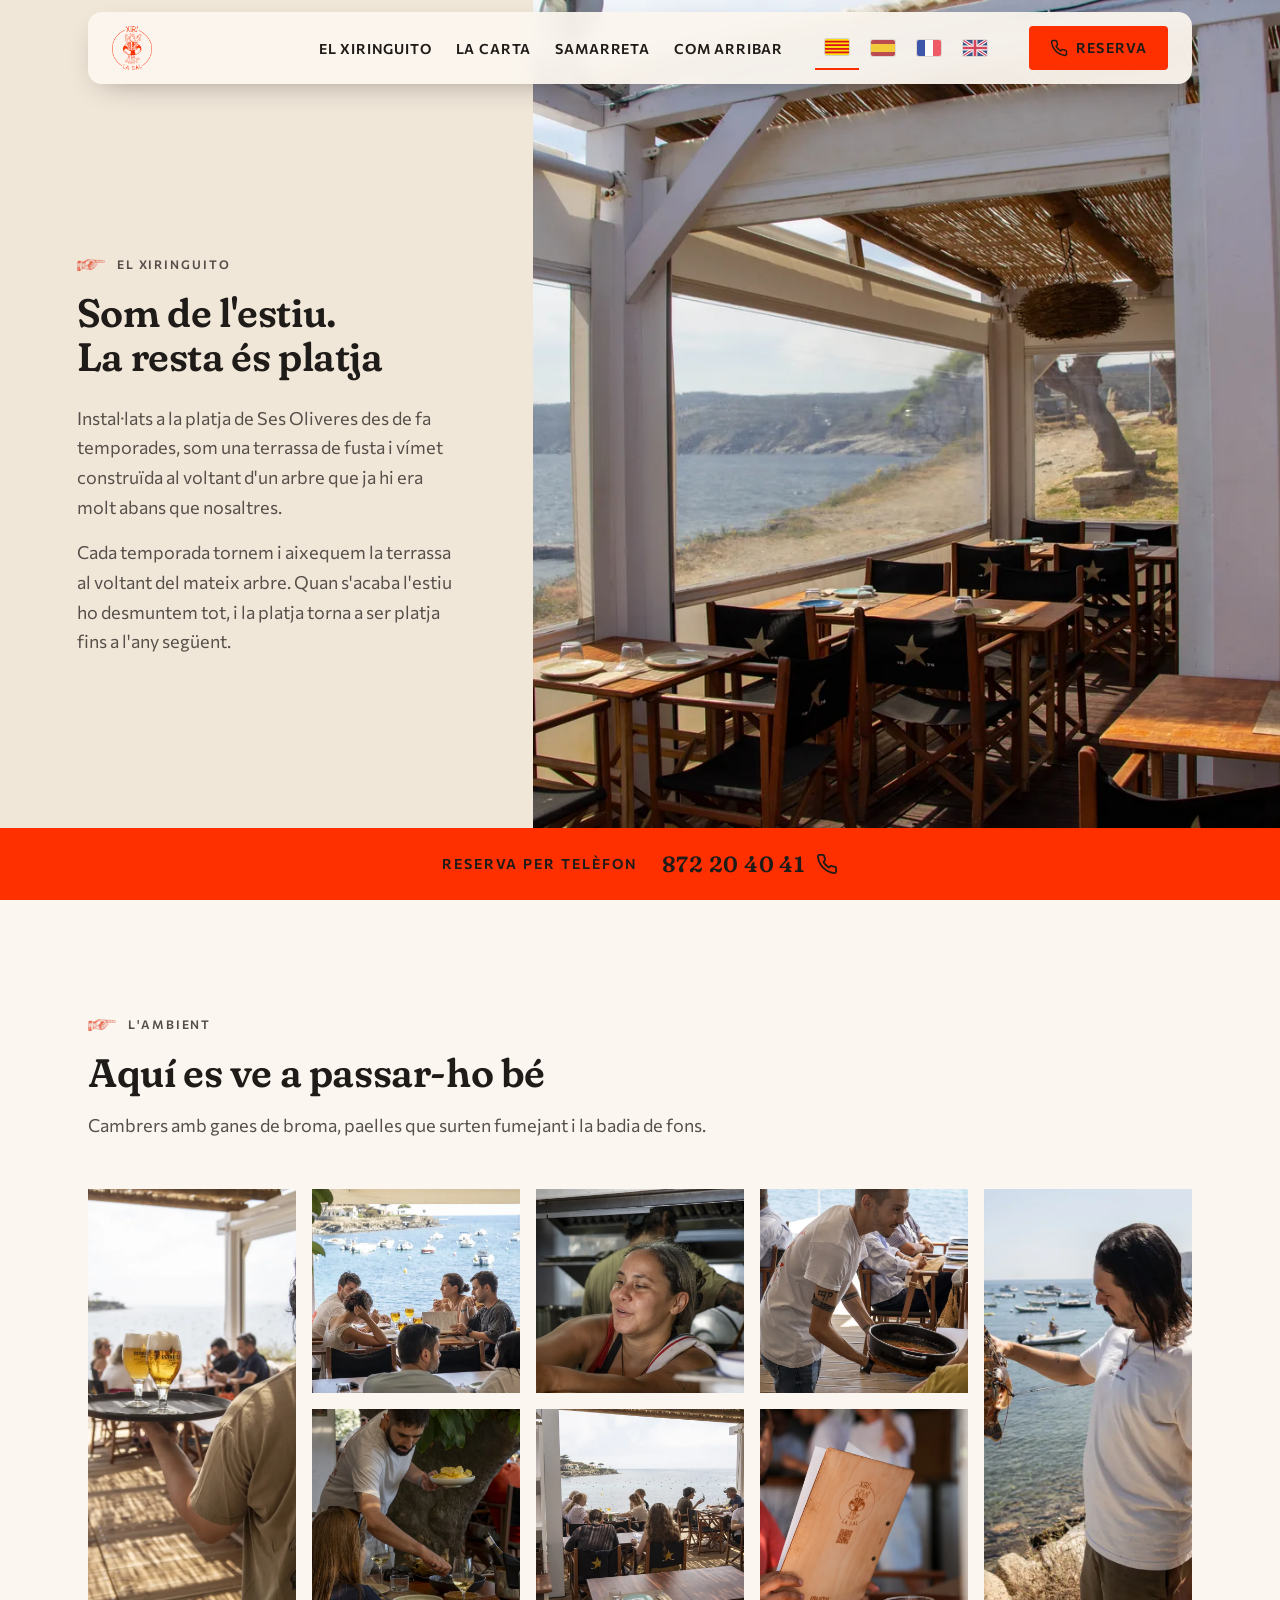
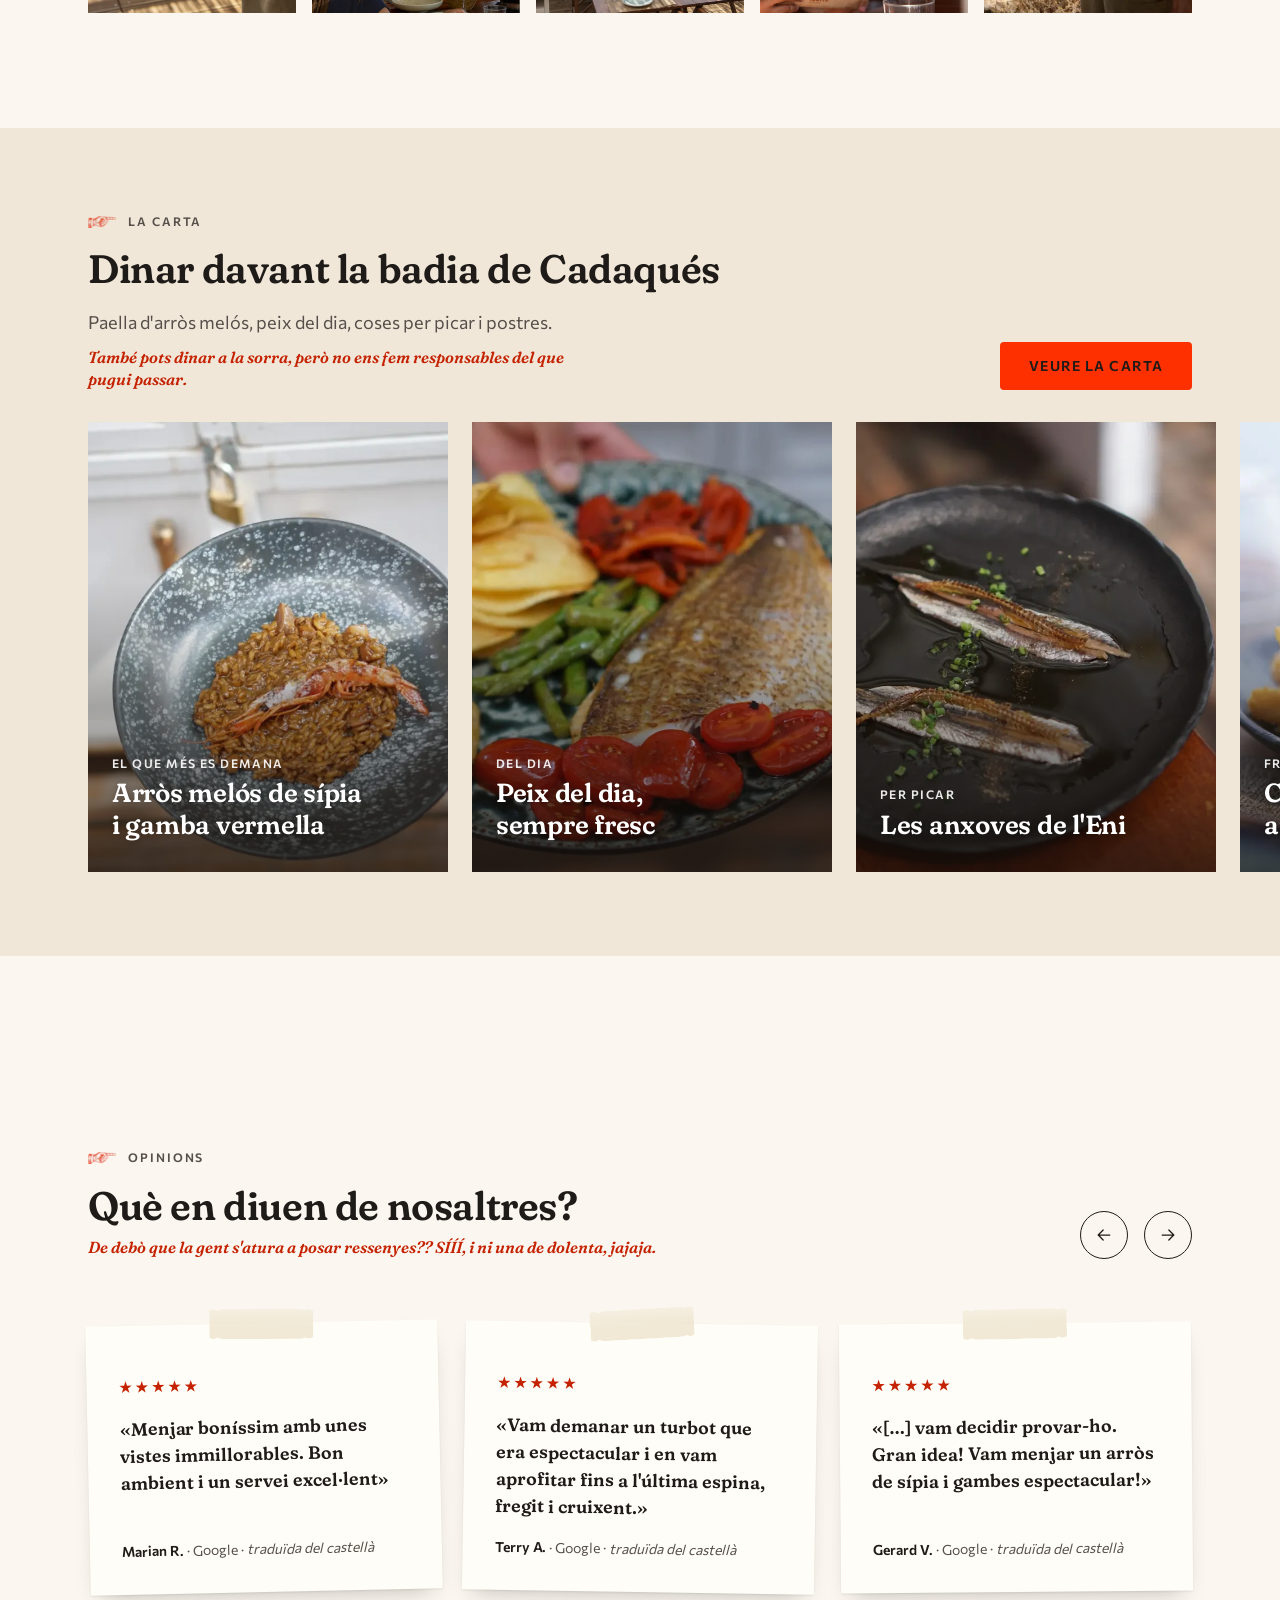
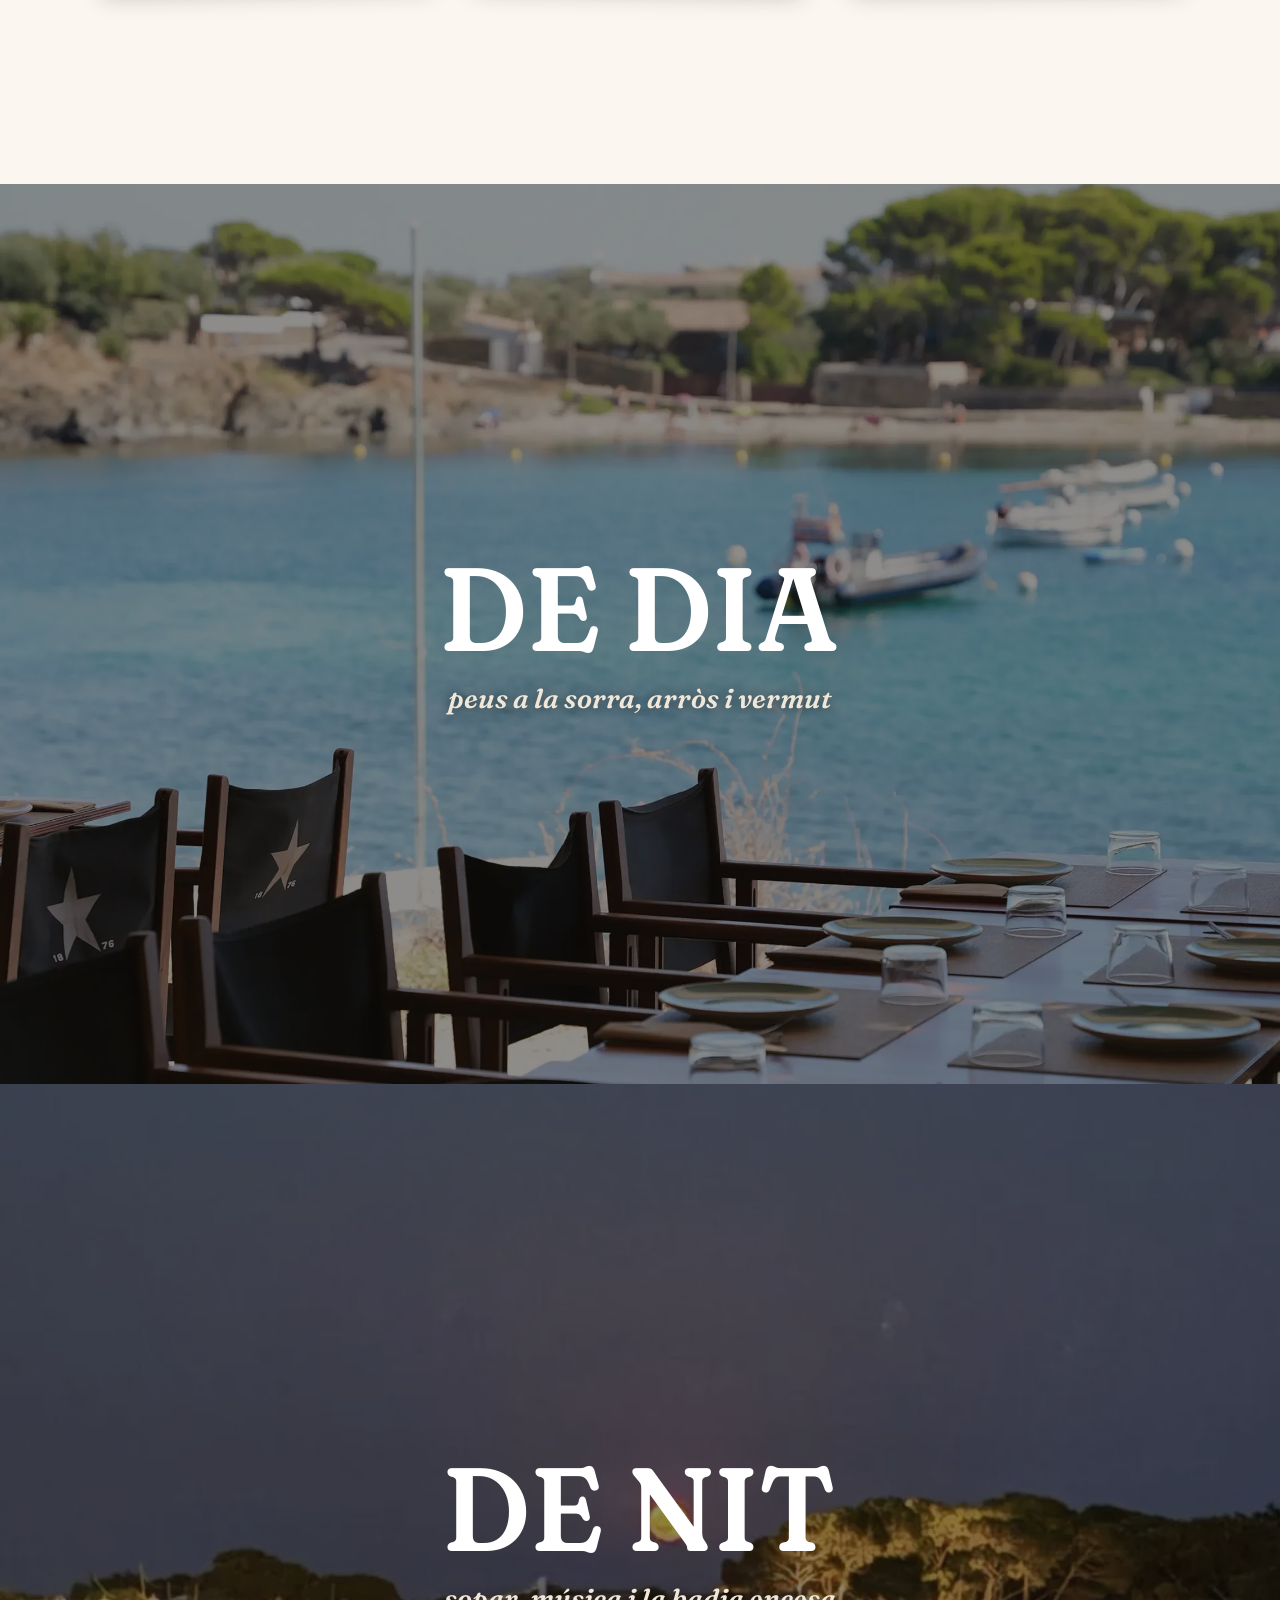
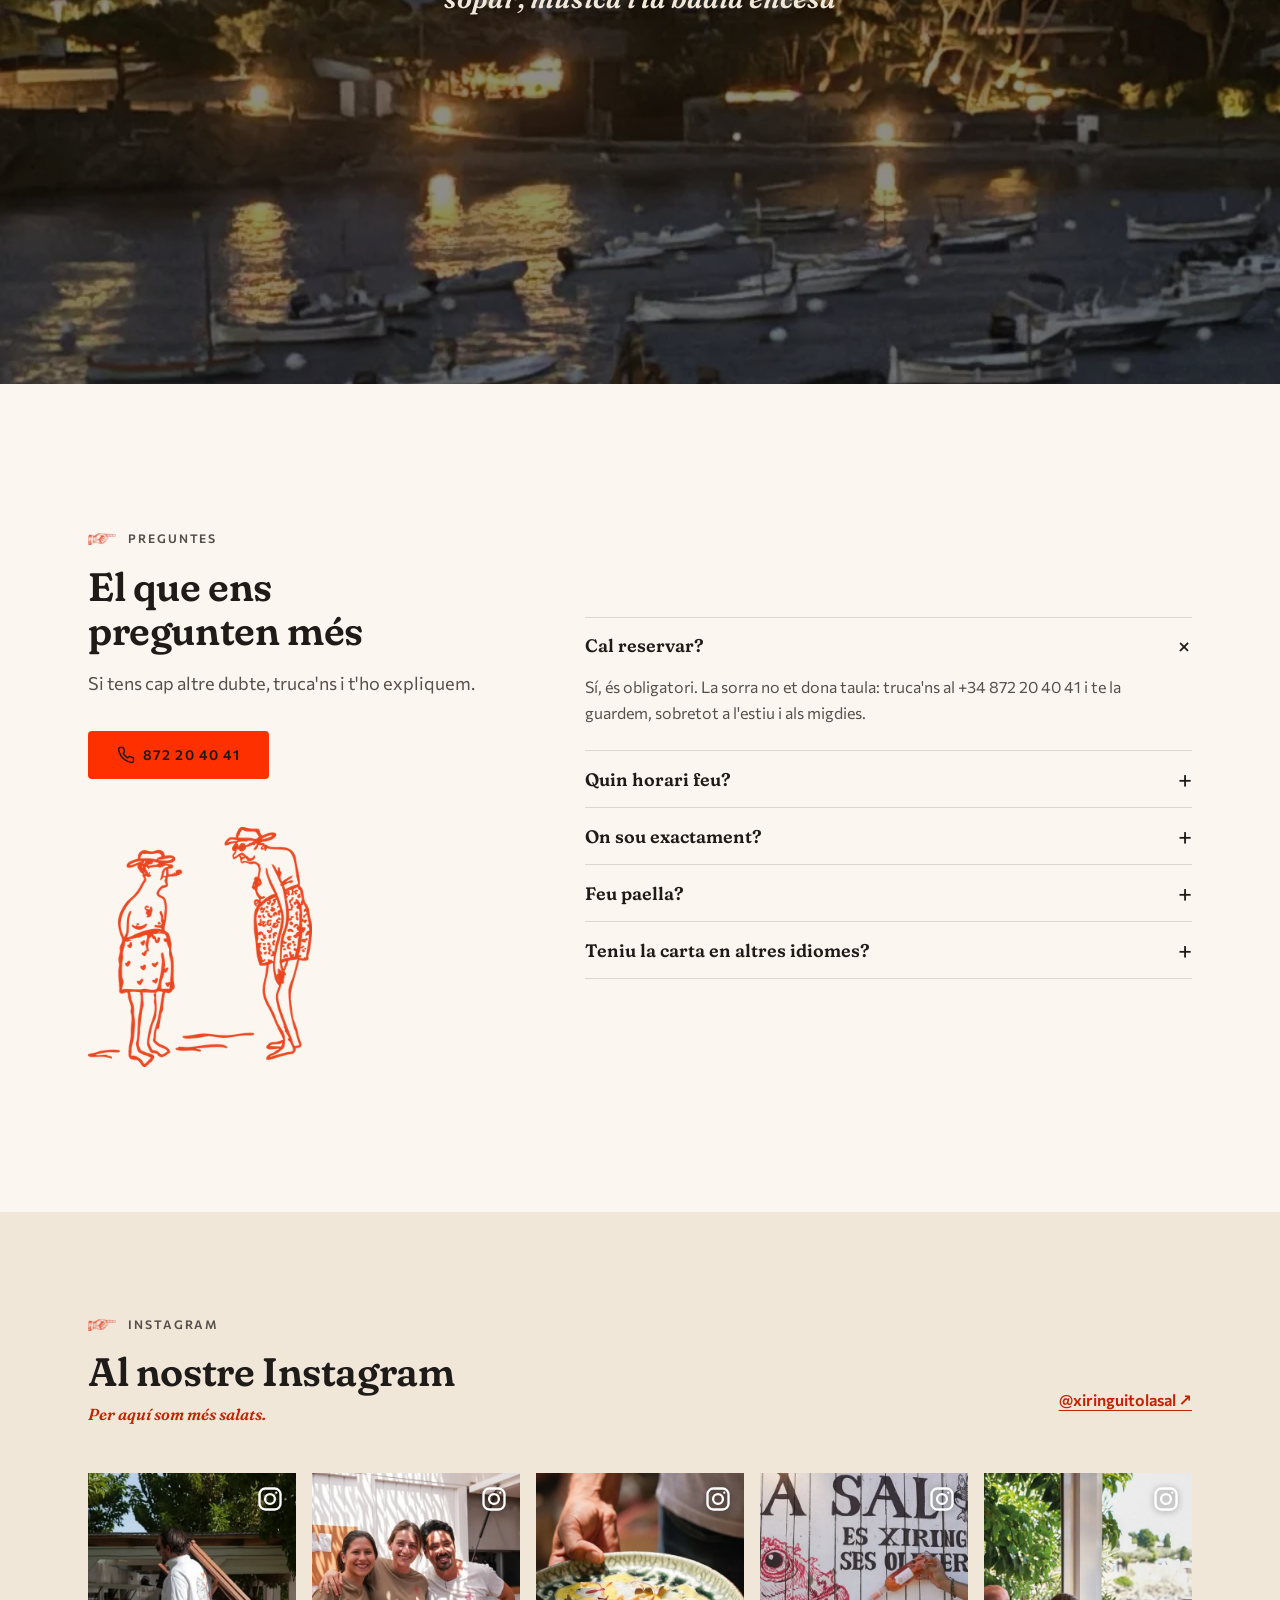
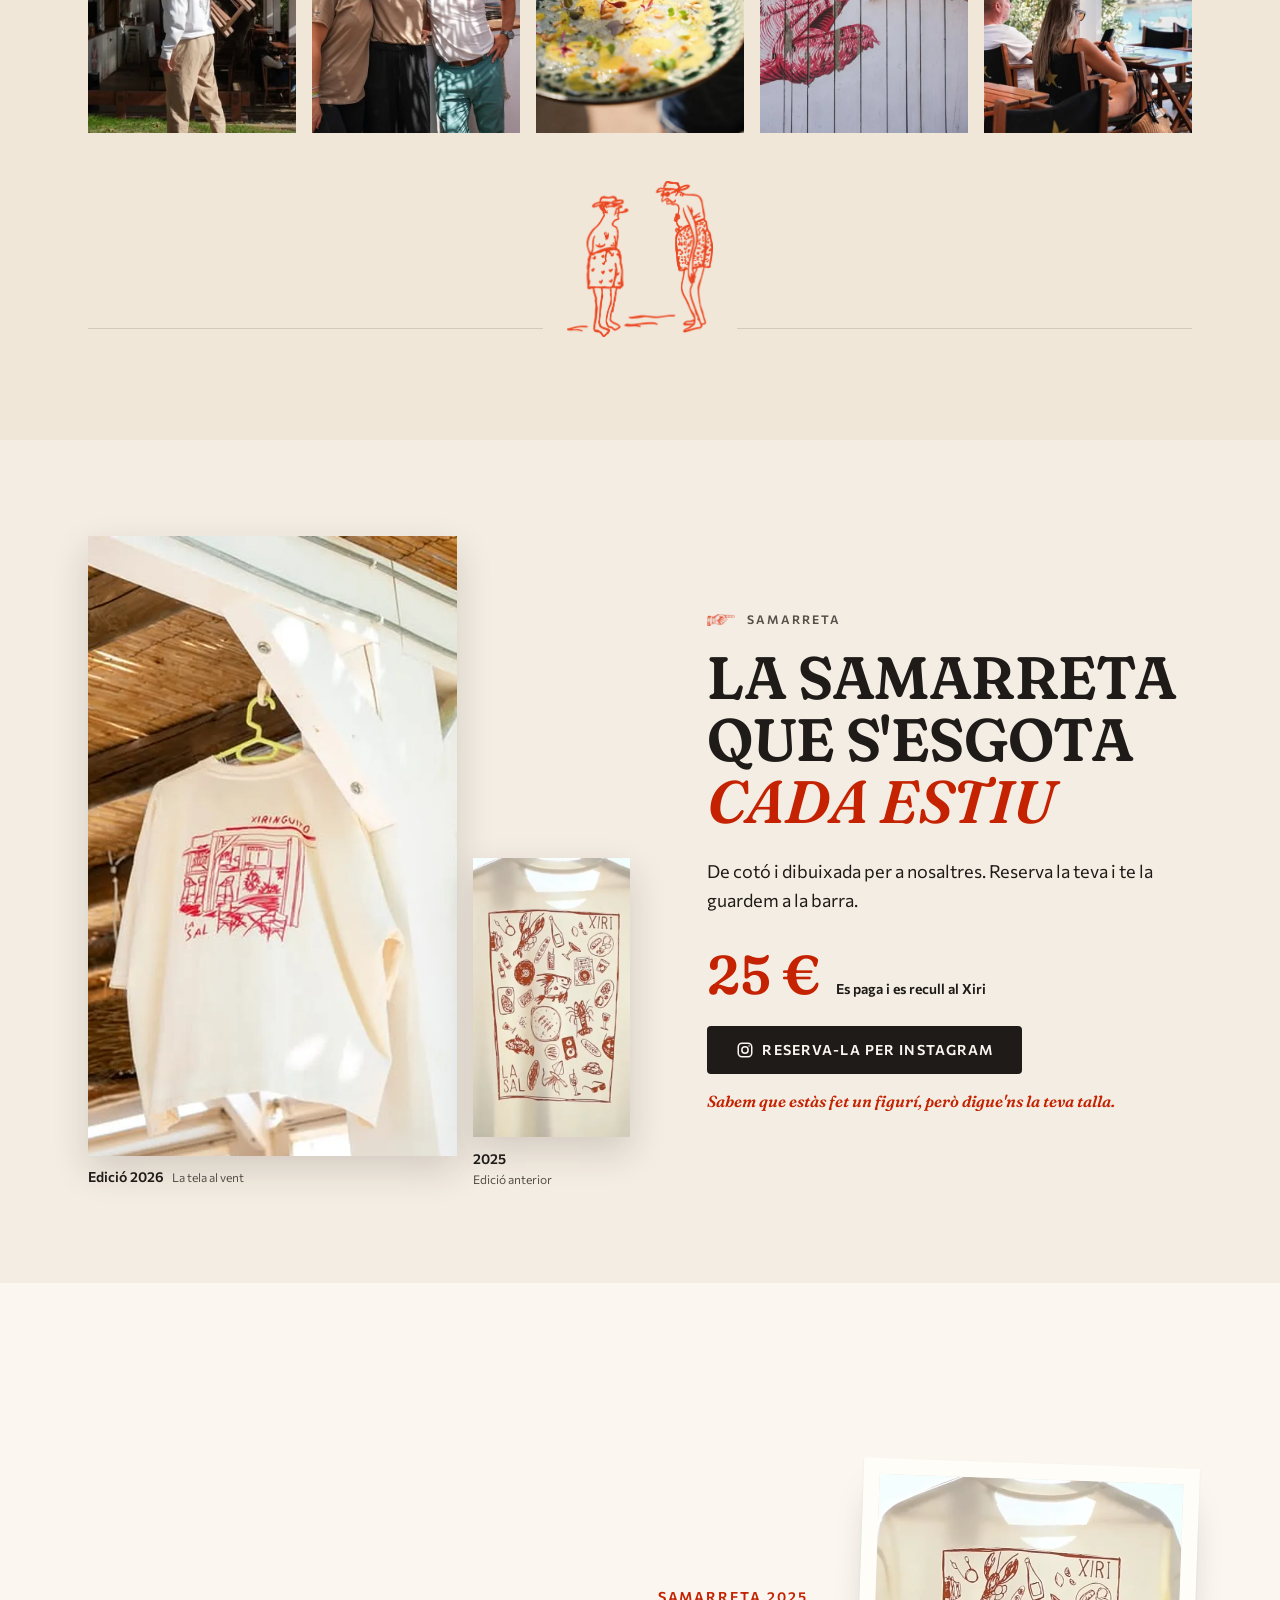
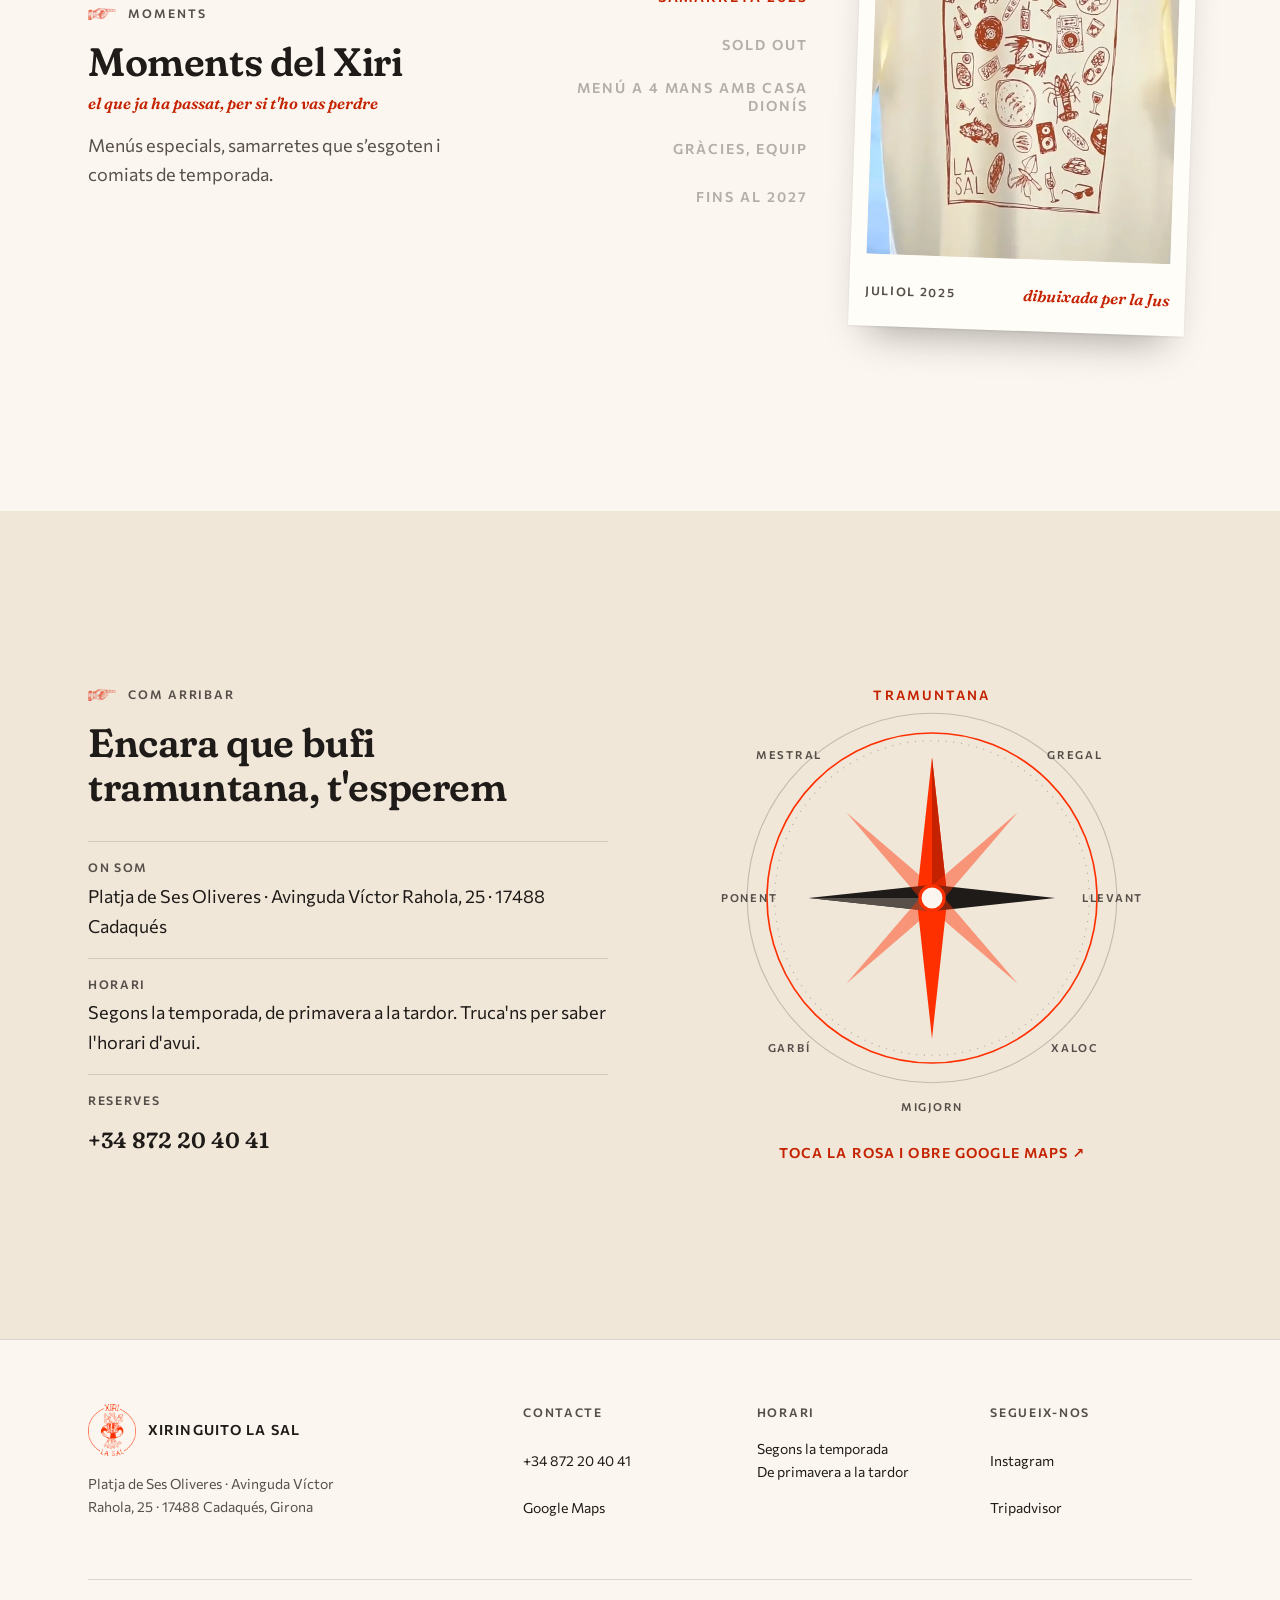
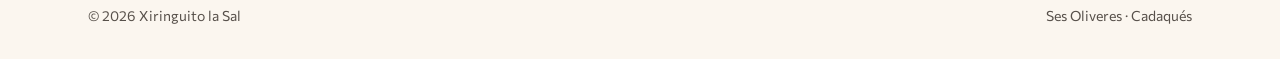
<file: assets/intro/portal-preview.html>
<!doctype html><html lang="ca"><head><base href="/">
<meta charset="UTF-8">
<script>document.documentElement.classList.add('js');</script>
<meta name="viewport" content="width=device-width, initial-scale=1, viewport-fit=cover">
<title>Xiringuito la Sal · Xiringuito a la platja a Cadaqués</title>
<meta name="description" content="Xiringuito a la platja de Ses Oliveres, Cadaqués: paella, peix fresc i terrassa davant la badia. De març a octubre. Reserves: +34 872 20 40 41">
<meta name="robots" content="noindex">
<meta name="theme-color" content="#FBF6EF">
<link rel="canonical" href="https://www.xiringuitolasal.com/">
<link rel="alternate" hreflang="ca" href="https://www.xiringuitolasal.com/">
<link rel="alternate" hreflang="es" href="https://www.xiringuitolasal.com/es/">
<link rel="alternate" hreflang="fr" href="https://www.xiringuitolasal.com/fr/">
<link rel="alternate" hreflang="en" href="https://www.xiringuitolasal.com/en/">
<link rel="alternate" hreflang="x-default" href="https://www.xiringuitolasal.com/en/">
<meta property="og:url" content="https://www.xiringuitolasal.com/">
<meta property="og:locale" content="ca_ES">
<meta property="og:type" content="restaurant">
<meta property="og:title" content="Xiringuito la Sal · Xiringuito a la platja a Cadaqués">
<meta property="og:description" content="Xiringuito a la platja de Ses Oliveres, Cadaqués: paella, peix fresc i terrassa davant la badia. De març a octubre. Reserves: +34 872 20 40 41">
<meta property="og:image" content="https://www.xiringuitolasal.com/assets/logo/og-terrassa-1200x630.jpg">
<link rel="icon" href="assets/logo/favicon-32.png" sizes="32x32">
<link rel="icon" href="assets/logo/favicon-512.png" sizes="512x512">
<link rel="apple-touch-icon" href="assets/logo/apple-touch-icon-180.png">
<link rel="preload" as="font" type="font/woff2" href="assets/fonts/fraunces-600-latin.woff2" crossorigin>
<link rel="preload" as="font" type="font/woff2" href="assets/fonts/commissioner-400-latin.woff2" crossorigin>
<link rel="stylesheet" href="assets/fonts/fonts.css">
<style>

:root{
  --bg:#FBF6EF;            
  --surface:#F1E7D9;       
  --text:#1E1B18;          
  --text-2:#57504A;        
  --line:rgba(30,27,24,.14);
  --accent:#FF3000;        /* taronja del logo: botons (text carbó a sobre, 4.58:1) */
  --accent-text:#C42200;   /* taronja per a text petit sobre clar (5.87:1) */
  --on-photo:#FFFFFF;

  --f-title:'Fraunces', Georgia, 'Times New Roman', serif;
  --f-text:'Commissioner', system-ui, -apple-system, 'Segoe UI', sans-serif;

  
  --fs-xs:.75rem;    
  --fs-sm:.875rem;   
  --fs-md:1rem;      
  --fs-lg:1.125rem;  
  --fs-xl:1.375rem;  
  --fs-2xl:clamp(1.75rem, 1.2rem + 1.6vw, 2.5rem);   
  --fs-3xl:clamp(2.25rem, 1.4rem + 3.2vw, 4rem);     

  
  --s1:8px; --s2:16px; --s3:24px; --s4:32px; --s5:48px; --s6:64px; --s7:96px; --s8:128px;
  --sec:96px;              
  --cab:calc(100vh - var(--nav-h));   
  --wrap:1200px;
  --gut:clamp(16px, 4vw, 48px);
  --nav-h:72px;
  --radius:4px;
}
*,*::before,*::after{box-sizing:border-box}
html{scroll-behavior:smooth;scroll-padding-top:var(--nav-h);-webkit-text-size-adjust:100%}
@media (prefers-reduced-motion: reduce){html{scroll-behavior:auto}*{transition:none!important;animation:none!important}}
body{margin:0;overflow-x:clip;background:var(--bg);color:var(--text);font:400 var(--fs-md)/1.65 var(--f-text);-webkit-font-smoothing:antialiased}
img{display:block;max-width:100%;height:auto}
a{color:inherit}
h1,h2,h3{font-family:var(--f-title);font-weight:600;line-height:1.12;letter-spacing:-.01em;margin:0;text-wrap:balance}
p{margin:0}
p+p{margin-top:var(--s2)}
.visually-hidden{position:absolute!important;width:1px;height:1px;overflow:hidden;clip:rect(0 0 0 0);white-space:nowrap}
.skip-link{position:absolute;left:var(--s2);top:-100px;z-index:100;background:var(--text);color:var(--bg);padding:var(--s1) var(--s2)}
.skip-link:focus{top:var(--s2)}
:focus-visible{outline:2px solid var(--accent-text);outline-offset:3px}
.wrap{max-width:var(--wrap);margin-inline:auto;padding-inline:var(--gut)}
.sec{padding-block:var(--sec);min-height:var(--cab);display:flex;flex-direction:column;justify-content:center}
.sec>.wrap{width:100%}
@supports (height:100svh){:root{--cab:calc(100svh - var(--nav-h))}}
@media (max-width:860px), (max-height:820px){:root{--sec:64px}}

.eyebrow{display:flex;align-items:center;gap:12px;margin-bottom:var(--s2);font-size:var(--fs-xs);font-weight:600;letter-spacing:.16em;text-transform:uppercase;color:var(--text-2)}
.eyebrow::before{content:"";width:28px;height:12px;flex:none;background:url("assets/img/ma.webp") left center/contain no-repeat}

.cap{display:flex;flex-wrap:wrap;align-items:flex-end;justify-content:space-between;gap:var(--s3) var(--s5);margin-bottom:var(--s5)}
.cap h2{font-size:var(--fs-2xl);max-width:22ch}
.cap p{margin-top:var(--s2);max-width:52ch;text-wrap:pretty;color:var(--text-2);font-size:var(--fs-lg)}
.cap-accions{display:flex;flex-wrap:wrap;align-items:center;gap:var(--s2)}

.cap p.broma,.sam-txt p.talla,.mom-cap p.broma{margin-top:var(--s1);font:italic 600 var(--fs-md)/1.4 var(--f-title);color:var(--accent-text)}

.cap-accions:has(.btn + .btn){display:grid;grid-auto-flow:column;grid-auto-columns:1fr}
@media (max-width:560px){ .cap-accions{width:100%;flex-wrap:nowrap} .cap-accions .btn{flex:1 1 0;padding-inline:12px;font-size:var(--fs-xs);letter-spacing:.06em} }
@media (max-height:820px) and (min-width:861px){ .cap{margin-bottom:var(--s4)} }

.btn{display:inline-flex;align-items:center;justify-content:center;gap:var(--s1);min-height:48px;padding:12px 28px;border:1px solid transparent;border-radius:var(--radius);
  font:600 var(--fs-sm)/1 var(--f-text);letter-spacing:.08em;text-transform:uppercase;text-decoration:none;cursor:pointer;transition:transform .16s cubic-bezier(.23,1,.32,1),background-color .2s,color .2s,border-color .2s}
.btn svg{width:18px;height:18px;flex:none}
.btn:active{transform:scale(.97)}
.btn-accent{background:var(--accent);color:var(--text)}
.btn-accent:hover{background:#E62B00}
.btn-line{border-color:currentColor;background:transparent}
.btn-line:hover{background:var(--text);color:var(--bg);border-color:var(--text)}
.on-photo .btn-line{color:var(--on-photo)}
.on-photo .btn-line:hover{background:var(--on-photo);color:var(--text);border-color:var(--on-photo)}
.link{display:inline-block;padding-block:12px;font-weight:600;color:var(--accent-text);text-decoration:underline;text-underline-offset:4px}
.link:hover{color:var(--text)}

.nav{position:fixed;top:12px;left:var(--gut);right:var(--gut);max-width:calc(var(--wrap) - 2 * var(--gut));margin-inline:auto;z-index:50;color:var(--text);
  background:rgba(251,246,239,.94);-webkit-backdrop-filter:blur(10px);backdrop-filter:blur(10px);border-radius:14px;box-shadow:0 10px 30px -14px rgba(30,27,24,.45);transition:transform .35s cubic-bezier(.2,.7,.2,1)}
.nav-in{height:var(--nav-h);display:flex;align-items:center;gap:var(--s4);padding-inline:var(--s3)}
.brand{display:flex;align-items:center;gap:12px;text-decoration:none;margin-right:auto;padding-right:var(--s3)}
.brand{min-height:44px}
.brand img{width:40px;height:44px;object-fit:contain}
.brand .logo-color{display:none}
.brand-nom{font:600 var(--fs-sm)/1.1 var(--f-text);letter-spacing:.08em;text-transform:uppercase}   
.nav .brand-nom{display:none}   
.nav-links{display:flex;gap:var(--s3);list-style:none;margin:0;padding:0}
.nav-links a,.brand-nom{white-space:nowrap}
.nav-links a{font-size:var(--fs-sm);font-weight:600;letter-spacing:.06em;text-transform:uppercase;text-decoration:none;padding-block:var(--s1);border-bottom:1px solid transparent}
.nav-links a:hover{border-bottom-color:var(--accent)}
.nav-links a:focus:not(:focus-visible){border-bottom-color:transparent}
.lang{display:flex;gap:2px}
.lang button,.lang a{min-width:44px;min-height:44px;padding:0 6px;border:0;background:none;color:inherit;font:600 var(--fs-xs)/1 var(--f-text);letter-spacing:.08em;cursor:pointer;opacity:.75;border-bottom:1px solid transparent;text-decoration:none;display:inline-flex;align-items:center;justify-content:center}
.lang [aria-pressed="true"],.lang [aria-current="page"]{opacity:1;border-bottom:2px solid var(--accent)}
.lang svg{width:24px;height:16px;border-radius:2px;box-shadow:0 0 0 1px rgba(30,27,24,.15)}
.lang a:hover{opacity:1}
.nav .btn{min-height:44px;padding:12px 20px}
.nav.obert{background:var(--bg)}
.nav.solid .logo-blanc,.nav.obert .logo-blanc{display:none}
.nav.solid .logo-color,.nav.obert .logo-color{display:block}
.nav.amagat{transform:translateY(calc(-100% - 16px))}

.menu{display:contents}
.menu-xarxes{display:none}
.hamb{display:none}

.nav-in>nav,.menu>nav{order:1}
.nav-in>.lang{order:2}
.menu>.btn{order:3}
.hamb{order:4}
.nav-tel{display:none}
@media (max-width:960px){
  .nav-in{gap:var(--s1);padding-inline:var(--s2)}
  .brand{margin-right:auto}
  .brand,.nav-tel,.hamb{flex:none}
  .brand{min-width:44px}
  .nav-tel{order:3;display:grid;place-items:center;width:44px;height:44px;border-radius:50%;background:var(--accent);color:var(--text)}
  .nav-tel svg{width:20px;height:20px}
  .nav-in>.lang button,.nav-in>.lang a{min-width:44px}
  .lang{flex:none}
  .hamb{display:grid;place-content:center;gap:6px;width:44px;height:44px;margin-right:-10px;padding:0;border:0;background:none;color:inherit;cursor:pointer}
  .hamb span{display:block;width:24px;height:2px;background:currentColor;transition:transform .3s,opacity .2s}
  .nav.obert .hamb span:nth-child(1){transform:translateY(8px) rotate(45deg)}
  .nav.obert .hamb span:nth-child(2){opacity:0}
  .nav.obert .hamb span:nth-child(3){transform:translateY(-8px) rotate(-45deg)}
  .menu{position:fixed;top:calc(var(--nav-h) + 20px);left:var(--gut);right:var(--gut);border-radius:14px;display:none;flex-direction:column;gap:var(--s4);max-height:calc(100vh - var(--nav-h));overflow-y:auto;
    padding:var(--s4) var(--s3) var(--s5);background:var(--bg);color:var(--text);box-shadow:0 12px 24px -12px rgba(30,27,24,.25)}
  .nav.obert .menu{display:flex}
  .nav-links{flex-direction:column;gap:0}
  .nav-links a{display:block;padding:14px 0;border-bottom:1px solid var(--line);font:600 var(--fs-xl)/1.2 var(--f-title);letter-spacing:0;text-transform:none}
  .nav-links a:hover{border-bottom-color:var(--line);color:var(--accent-text)}
  .nav-in>.lang{gap:0}
  .menu .btn{width:100%;min-height:52px}
  .menu-xarxes{order:4;display:flex;justify-content:center;gap:var(--s5);list-style:none;margin:0;padding:0}
  .menu-xarxes a{display:inline-flex;align-items:center;gap:var(--s1);min-height:44px;text-decoration:none;font-weight:600;font-size:var(--fs-sm)}
  .menu-xarxes a:hover{color:var(--accent-text)}
  .menu-xarxes svg{width:22px;height:22px}
  .nav.obert .nav-tel{visibility:hidden}
  .menu .btn .btn-txt{display:inline}
}
@media (max-width:560px){
  .brand-nom{display:none}
  .nav-in{gap:2px;padding-inline:8px}
  .nav-in>.lang{gap:0}
  .brand{min-width:40px}
  .nav-in>.lang button,.nav-in>.lang a{min-width:44px;padding:0}
  .hamb{margin-right:0}
}
@media (max-width:400px){ .nav-in>.lang button,.nav-in>.lang a{min-width:40px} }

.franja{display:flex;flex-wrap:wrap;align-items:center;justify-content:center;gap:var(--s1) var(--s3);min-height:72px;padding:var(--s2) var(--gut);background:var(--accent);color:var(--text);text-decoration:none;text-align:center}
.franja span{font-size:var(--fs-sm);font-weight:600;letter-spacing:.14em;text-transform:uppercase}
.franja strong{font:600 var(--fs-xl)/1 var(--f-title);letter-spacing:.02em}
.franja svg{width:22px;height:22px}
.franja-num{display:inline-flex;align-items:center;gap:12px;white-space:nowrap}
@media (max-width:560px){ .franja{flex-direction:column;gap:4px;padding:var(--s2) var(--gut)} .franja span{font-size:var(--fs-xs);letter-spacing:.12em} }
.franja:hover strong{text-decoration:underline;text-underline-offset:5px}

.split{display:grid;grid-template-columns:minmax(0,5fr) minmax(0,7fr);min-height:var(--cab)}

.split-txt{display:flex;flex-direction:column;justify-content:center;padding:var(--sec) clamp(24px, 6vw, 96px)}
.split-txt>*{width:100%;max-width:460px;margin-inline:auto}
.split-txt h2{font-size:var(--fs-2xl);max-width:18ch}
.split-txt h1{font-size:var(--fs-2xl);max-width:18ch}

main > .split:first-child{margin-top:0}
main > .split:first-child .split-txt{padding-top:calc(var(--nav-h) + 12px + var(--sec))}
.split-txt p{margin-top:var(--s3);max-width:44ch;color:var(--text-2);font-size:var(--fs-lg)}
.split-txt p+p{margin-top:var(--s2)}
.split-txt .accions{margin-top:var(--s4);display:flex;flex-wrap:wrap;gap:var(--s2);align-items:center}
.split-img{position:relative;min-height:320px}
.split-img img{position:absolute;inset:0;width:100%;height:100%;object-fit:cover}
.split.fosc .split-txt{background:var(--surface)}
@media (max-width:860px){
  .split.primer .split-img{margin-top:0}
  main > .split:first-child .split-txt{padding-top:var(--s6)}
  .split{grid-template-columns:minmax(0,1fr);grid-template-rows:auto 1fr;min-height:var(--cab)}
  .split-img{order:-1;aspect-ratio:16/10;min-height:0}
  .split-txt{padding:var(--s6) var(--gut)}
}

.ambient-grid{display:grid;grid-template-columns:repeat(5,minmax(0,1fr));grid-template-rows:repeat(2,minmax(0,1fr));gap:var(--s2);
  height:clamp(400px, calc(var(--cab) - 2 * var(--sec) - 212px), 680px);list-style:none;margin:0;padding:0}
.ambient-grid li{position:relative;overflow:hidden;background:var(--surface)}
.ambient-grid li.alt{grid-row:span 2}
.ambient-grid img{position:absolute;inset:0;width:100%;height:100%;object-fit:cover;transition:transform .5s cubic-bezier(.23,1,.32,1)}
@media (hover:hover) and (pointer:fine){.ambient-grid li:hover img{transform:scale(1.04)}}
@media (max-width:860px){
  .ambient-grid{grid-template-columns:repeat(2,minmax(0,1fr));grid-template-rows:none;grid-auto-rows:180px;height:auto}
  .ambient-grid li.alt{grid-row:span 2}
}

.banda{position:relative;display:grid;place-items:center;min-height:min(72vh,640px);padding:var(--sec) var(--gut);text-align:center;color:var(--on-photo);overflow:hidden}
.banda>img{position:absolute;inset:0;width:100%;height:100%;object-fit:cover}
.banda::after{content:"";position:absolute;inset:0;background:rgba(20,16,12,.5)}
.banda-in{position:relative;z-index:1;max-width:720px;display:flex;flex-direction:column;align-items:center}
.banda h2{font-size:var(--fs-2xl)}
.banda p{margin-top:var(--s3);font-size:var(--fs-lg)}
.banda .accions{margin-top:var(--s4);display:flex;flex-wrap:wrap;justify-content:center;gap:var(--s2)}

.carta-sec-web{background:var(--surface);--sec:var(--s6)}
.carta-sec-web .cap h2{max-width:none}
.carta-sec-web .cap{margin-bottom:var(--s4)}

.plats{display:flex;gap:var(--s3);overflow-x:auto;scroll-snap-type:x mandatory;scrollbar-width:none;list-style:none;margin:0 calc((100% - var(--vw, 100vw)) / 2) 0 0;padding:0 var(--gut) 0 0;
  --ph:clamp(360px, calc(var(--cab) - 2 * var(--sec) - 250px), 640px)}
.plats::-webkit-scrollbar{display:none}
.plat{flex:0 0 calc(var(--ph) * .8);scroll-snap-align:start}

.plat a{position:relative;display:flex;flex-direction:column;justify-content:flex-end;height:var(--ph);width:100%;padding:var(--s4) var(--s3);overflow:hidden;color:var(--on-photo);text-decoration:none;background:var(--surface)}
.plat .ph{position:absolute;inset:0}
.plat .ph::after{content:"";position:absolute;inset:0;background:linear-gradient(180deg,rgba(20,16,12,0) 35%,rgba(20,16,12,.72) 100%)}
.plat img{width:100%;height:100%;object-fit:cover;transition:transform .4s cubic-bezier(.23,1,.32,1)}
@media (hover:hover) and (pointer:fine){.plat a:hover img{transform:scale(1.04)}}
.plat h3,.plat small{position:relative;z-index:1}
.plat h3{font:600 clamp(1.375rem, 1rem + .8vw, 1.75rem)/1.2 var(--f-title);text-shadow:0 1px 8px rgba(0,0,0,.35)}
.plat small{order:-1;margin-bottom:4px;font-size:var(--fs-xs);font-weight:600;letter-spacing:.12em;text-transform:uppercase;opacity:.9}
.plat-nota{display:flex;flex-direction:column;justify-content:center;gap:var(--s1);padding:var(--s3);background:var(--surface)}
.plat-nota h3{font-size:var(--fs-xl);margin-bottom:var(--s1)}
.plat-nota p{color:var(--text-2);font-size:var(--fs-sm);line-height:1.5}
.plat-nota p+p{margin-top:0}

@media (max-width:960px){
  .plats{gap:var(--s2);overscroll-behavior-x:contain}
  .plat,.plat-nota{flex:0 0 84%}
  .plat a{height:auto;aspect-ratio:4/5;max-height:min(64vh,560px)}
}

.punts{display:none}
@media (max-width:960px){
  .punts{display:flex;justify-content:center;gap:var(--s1);margin-top:var(--s3)}
  .punts span{width:8px;height:8px;border-radius:50%;background:#CFC6BA;transition:background-color .2s,transform .2s}
  .punts span.on{background:var(--text-2);transform:scale(1.25)}
}

.opinions{background:var(--bg)}
.ressenyes{display:grid;grid-template-columns:repeat(3,1fr);gap:var(--s3);list-style:none;margin:0;padding:0}
.ressenya[hidden]{display:none}
.ressenyes{padding-top:var(--s2)}
.ressenya{position:relative;display:flex;flex-direction:column;gap:var(--s2);padding:var(--s5) var(--s4) var(--s4);background:#FFFDF8;
  box-shadow:0 1px 2px rgba(30,27,24,.08),0 12px 24px -12px rgba(30,27,24,.28);rotate:var(--gir,0deg)}
.ressenya:nth-child(3n+1){--gir:-1.2deg}
.ressenya:nth-child(3n+2){--gir:.9deg}
.ressenya:nth-child(3n){--gir:-.5deg}

.ressenya::before{content:"";position:absolute;top:-14px;left:50%;width:104px;height:30px;translate:-50% 0;rotate:calc(var(--gir,0deg) * -2.5 - 2deg);
  background:linear-gradient(180deg,rgba(255,255,255,.35),rgba(255,255,255,0) 60%),rgba(236,226,200,.72);box-shadow:0 1px 2px rgba(30,27,24,.12);
  clip-path:polygon(0 4%,4% 0,8% 6%,12% 0,88% 0,92% 5%,96% 0,100% 6%,100% 94%,96% 100%,92% 95%,88% 100%,12% 100%,8% 94%,4% 100%,0 95%)}
.ressenya .estrelles{color:var(--accent-text);letter-spacing:.12em;font-size:var(--fs-md)}
.ressenya blockquote{margin:0;flex:1;font:600 var(--fs-lg)/1.5 var(--f-title)}
.ressenya footer{font-size:var(--fs-sm);color:var(--text-2)}
.ressenya footer b{color:var(--text);font-weight:600}
.ressenya .trad{font-style:italic}
.ressenya.entra{animation:entra .35s cubic-bezier(.23,1,.32,1) both}
@keyframes entra{from{opacity:0;translate:0 8px}to{opacity:1;translate:0 0}}
.opinions-peu{margin-top:var(--s4);text-align:right}
.fletxa{width:48px;height:48px;display:grid;place-items:center;border:1px solid var(--text);border-radius:50%;background:none;color:var(--text);cursor:pointer}
.fletxa{transition:transform .16s cubic-bezier(.23,1,.32,1),background-color .2s,color .2s}
.fletxa:active{transform:scale(.97)}
.fletxa:hover{background:var(--text);color:var(--bg)}
.fletxa svg{width:20px;height:20px}
@media (max-width:1000px){ .ressenyes{grid-template-columns:repeat(2,1fr)} }
@media (max-width:640px){ .ressenyes{grid-template-columns:1fr} .opinions-peu{text-align:left} }

.samarreta{background:#F4EDE3}
.sam-grid{display:grid;grid-template-columns:minmax(0,1.12fr) minmax(0,1fr);gap:clamp(40px,6vw,96px);align-items:center}
.sam-media{display:grid;grid-template-columns:minmax(0,2.35fr) minmax(0,1fr);gap:var(--s2);align-items:end;min-width:0}
.sam-film{margin:0;min-width:0}
.sam-film video{display:block;width:100%;aspect-ratio:9/16;max-height:620px;object-fit:cover;background:#e6dfd2;box-shadow:0 14px 34px rgba(45,32,22,.16)}
.sam-film figcaption{display:flex;align-items:baseline;gap:8px;margin-top:12px;font:600 var(--fs-sm)/1.35 var(--f-text)}
.sam-film figcaption small{font:500 var(--fs-xs)/1.35 var(--f-text);color:var(--text-2)}
.sam-film-prev video{max-height:325px}
.sam-film-prev figcaption{display:block}
.sam-film-prev figcaption small{display:block;margin-top:2px}
.sam-txt h2{font-size:clamp(2.25rem,1.5rem + 2.8vw,3.75rem);line-height:1.04;text-transform:uppercase}
.sam-txt h2 em{font-style:italic;color:var(--accent-text)}
.sam-txt>p{margin-top:var(--s3);max-width:44ch;font-size:var(--fs-lg);font-weight:500}
.preu{margin-top:var(--s4);display:flex;align-items:baseline;gap:var(--s2);flex-wrap:wrap}
.preu strong{font:600 clamp(2.5rem, 1.8rem + 2vw, 3.5rem)/1 var(--f-title);color:var(--accent-text)}
.preu span{font-size:var(--fs-sm);font-weight:600}
.sam-txt .accions{margin-top:var(--s3)}
.btn-fosc{background:var(--text);color:var(--bg)}
.btn-fosc:hover{background:#000}
.sam-txt p.talla{margin-top:var(--s2)}
.sam-txt p.avis-copiat{margin-top:var(--s1);font-size:var(--fs-sm)}
@media (max-width:860px){
  .sam-grid{grid-template-columns:1fr;gap:var(--s5)}
  .sam-media{width:min(100%,560px);margin-inline:auto}
  .sam-film video{max-height:560px}
  .sam-film-prev video{max-height:300px}
}
@media (max-width:480px){
  .sam-grid{gap:var(--s4)}
  .sam-media{grid-template-columns:minmax(0,2.1fr) minmax(0,1fr);gap:12px}
  .sam-film video{max-height:440px}
  .sam-film-prev video{max-height:230px}
  .sam-film figcaption{font-size:var(--fs-xs)}
  .sam-txt h2{font-size:clamp(2.1rem,9vw,3rem)}
}

.ig-sec{background:var(--surface)}
.posts{display:grid;grid-template-columns:repeat(5,1fr);gap:var(--s2);list-style:none;margin:0;padding:0}
.post a{position:relative;display:block;aspect-ratio:4/5;overflow:hidden;background:var(--surface)}
.post img{width:100%;height:100%;object-fit:cover;transition:transform .4s cubic-bezier(.23,1,.32,1)}
@media (hover:hover) and (pointer:fine){.post a:hover img{transform:scale(1.04)}}
.post .ig{position:absolute;top:12px;right:12px;width:28px;height:28px;color:#fff;filter:drop-shadow(0 1px 3px rgba(0,0,0,.4))}

.separador{display:flex;align-items:flex-end;gap:var(--s3);margin-top:var(--s5)}
.separador span{flex:1;height:1px;background:var(--line);margin-bottom:var(--s1)}
.separador img{width:auto;height:clamp(80px, calc(var(--cab) - 2 * var(--sec) - 480px), 160px)}
@media (max-width:900px){ .separador img{height:112px} }
@media (max-width:900px){
  .posts{display:flex;overflow-x:auto;scroll-snap-type:x mandatory;margin-inline:calc(var(--gut) * -1);padding-inline:var(--gut);scroll-padding-inline:var(--gut);scrollbar-width:none}
  .posts::-webkit-scrollbar{display:none}
  .post{flex:0 0 min(60vw,280px);scroll-snap-align:start}
}

.faq{background:var(--bg)}
.faq-grid{display:grid;grid-template-columns:minmax(0,5fr) minmax(0,7fr);gap:var(--s6);align-items:center}
.cap-faq h2{font-size:var(--fs-2xl);max-width:16ch}
.cap-faq p{margin-top:var(--s2);color:var(--text-2);font-size:var(--fs-lg)}
.cap-faq .btn{margin-top:var(--s4)}
.cap-faq{display:flex;flex-direction:column;align-items:flex-start}
.faq-il{margin-top:var(--s5);width:auto;height:clamp(120px, calc(var(--cab) - 2 * var(--sec) - 360px), 240px)}
@media (max-width:860px){ .faq-il{display:none} }
.faq-llista{border-top:1px solid var(--line)}
.faq-llista details{border-bottom:1px solid var(--line)}
.faq-llista summary{display:flex;justify-content:space-between;align-items:center;gap:var(--s2);min-height:56px;padding:var(--s2) 0;cursor:pointer;list-style:none;font:600 var(--fs-lg)/1.3 var(--f-title)}
.faq-llista summary::-webkit-details-marker{display:none}
.faq-llista summary::after{content:"+";flex:none;font:400 1.5rem/1 var(--f-text);transition:transform .2s cubic-bezier(.23,1,.32,1)}
.faq-llista details[open] summary::after{transform:rotate(45deg)}
.faq-llista details p{padding:0 0 var(--s3);max-width:60ch;color:var(--text-2)}
@media (max-width:860px){ .faq-grid{grid-template-columns:minmax(0,1fr);gap:var(--s4)} }

.arribar{background:var(--surface);color:var(--text)}   
.arribar .eyebrow{color:var(--text-2)}
.arribar .wrap{display:grid;grid-template-columns:minmax(0,1fr) minmax(0,1fr);gap:var(--s6);align-items:center}
.arribar h2{font-size:var(--fs-2xl);max-width:18ch}
.dades{margin-top:var(--s4);display:grid;gap:var(--s2)}
.dada{display:grid;gap:4px;padding-top:var(--s2);border-top:1px solid var(--line)}
.dada b{font-size:var(--fs-xs);font-weight:600;letter-spacing:.14em;text-transform:uppercase;color:var(--text-2)}
.dada a,.dada span{font-size:var(--fs-lg);text-decoration:none}
.dada a{padding-block:12px}
.dada a:hover{text-decoration:underline;text-underline-offset:4px}
.dada .tel{font:600 var(--fs-xl)/1.2 var(--f-title)}
.rosa{display:grid;justify-items:center;gap:var(--s2);text-decoration:none;color:var(--text)}
.rosa svg{width:min(100%,440px);max-height:calc(var(--cab) - 2 * var(--sec) - 48px);height:auto;overflow:visible}
.rosa .vent{font:600 10px var(--f-text);letter-spacing:.16em;text-transform:uppercase;fill:var(--text-2)}
.rosa .vent.nord{fill:var(--accent-text);font-size:12px}
.rosa .cta{font:600 var(--fs-sm)/1 var(--f-text);letter-spacing:.08em;text-transform:uppercase;color:var(--accent-text);padding-block:12px}
.rosa:hover .cta{text-decoration:underline;text-underline-offset:5px}
@media (max-width:860px){ .arribar .wrap{grid-template-columns:1fr} .rosa{justify-self:center} .rosa svg{width:min(100%,150px);max-height:none} .arribar .wrap{gap:var(--s3)} }

.peu-web{background:var(--bg);border-top:1px solid var(--line);padding-block:var(--s6) var(--s4);font-size:var(--fs-sm)}
.peu-grid{display:grid;grid-template-columns:2fr 1fr 1fr 1fr;gap:var(--s4)}
.peu-web .brand{color:var(--text)}
.peu-web .brand img{width:48px;height:52px}
.peu-web h3{font:600 var(--fs-xs)/1.4 var(--f-text);letter-spacing:.14em;text-transform:uppercase;color:var(--text-2);margin-bottom:var(--s2)}
.peu-web ul{list-style:none;margin:0;padding:0;display:grid;gap:0}
.peu-web li a{display:inline-block;padding-block:12px}
.peu-web a{text-decoration:none}
.peu-web a:hover{text-decoration:underline;text-underline-offset:3px}
.peu-adr{margin-top:var(--s2);color:var(--text-2);max-width:32ch}
.peu-baix{margin-top:var(--s5);padding-top:var(--s3);border-top:1px solid var(--line);display:flex;flex-wrap:wrap;justify-content:space-between;gap:var(--s2);color:var(--text-2)}
@media (max-width:860px){ .peu-grid{grid-template-columns:1fr 1fr} .peu-marca{grid-column:1/-1} }

.dianit{position:relative;background:var(--text);color:var(--on-photo)}
.dn-panel{position:relative;height:100vh;display:grid;place-items:center;overflow:hidden;text-align:center;padding-inline:var(--gut)}
@supports (height:100svh){ .dn-panel{height:100svh} }
.dn-panel>img{position:absolute;inset:0;width:100%;height:100%;object-fit:cover}
.dn-panel::after{content:"";position:absolute;inset:0;background:rgba(20,16,12,.48)}
.dn-txt{position:relative;z-index:1}
.dn-txt h3{font:600 clamp(3rem, 1rem + 8vw, 8.5rem)/.95 var(--f-title);text-transform:uppercase;letter-spacing:.02em}
.dn-txt p{margin-top:var(--s2);font:italic 600 clamp(1.125rem, .9rem + 1vw, 1.75rem)/1.3 var(--f-title);color:var(--surface);text-shadow:0 1px 12px rgba(0,0,0,.45)}
.dn-linia{display:none}
.anim .dianit{height:280vh}
.anim .dn-sticky{position:sticky;top:0;height:100vh;overflow:hidden}
@supports (height:100svh){ .anim .dn-sticky{height:100svh} }
.anim .dn-panel{position:absolute;inset:0;height:auto}
.anim .dn-nit{opacity:0}
.anim .dn-linia{display:block;position:absolute;left:50%;bottom:var(--s6);z-index:2;width:160px;height:1px;translate:-50% 0;background:rgba(255,255,255,.35)}
.dn-linia span{display:block;height:100%;background:var(--on-photo);transform-origin:left;scale:0 1}

.moments{background:var(--bg)}
.mom-grid{display:grid;grid-template-columns:minmax(0,5fr) minmax(0,3fr) minmax(0,4fr);gap:var(--s5);align-items:center}
.mom-cap h2{font-size:var(--fs-2xl);max-width:16ch}
.mom-cap p{margin-top:var(--s2);max-width:40ch;color:var(--text-2);font-size:var(--fs-lg);text-wrap:pretty}
.mom-llista{list-style:none;margin:0;padding:0;display:grid;gap:4px;justify-items:end;text-align:right}
.mom-b{min-height:44px;padding:var(--s1) 0;border:0;background:none;cursor:pointer;color:var(--text);opacity:.32;font:600 var(--fs-sm)/1.3 var(--f-text);letter-spacing:.14em;text-transform:uppercase;text-align:right;transition:opacity .3s,color .3s}
.mom-b:hover{opacity:.7}
.mom-b[aria-pressed="true"]{opacity:1;color:var(--accent-text)}
.mom-polaroid{position:relative;justify-self:center;width:min(100%, calc((var(--cab) - 2 * var(--sec) - 96px) * .8));margin:0;padding:var(--s2) var(--s2) 0;background:#FFFDF8;rotate:2deg;
  box-shadow:0 1px 2px rgba(30,27,24,.08),0 24px 40px -20px rgba(30,27,24,.4)}
.mom-fotos{position:relative;aspect-ratio:4/5;overflow:hidden;background:var(--surface)}
.mom-f{position:absolute;inset:0;margin:0;opacity:0;transition:opacity .5s ease}
.mom-f.on{opacity:1}
.mom-f img{width:100%;height:100%;object-fit:cover;scale:1.06;transition:scale 1.2s cubic-bezier(.2,.7,.2,1)}
.mom-f.on img{scale:1}
.mom-peu{position:relative;min-height:72px}
.mom-peu figcaption{position:absolute;inset:0;display:flex;justify-content:space-between;align-items:center;gap:var(--s2);opacity:0;transition:opacity .4s}
.mom-peu figcaption.on{opacity:1}
.mom-data{white-space:nowrap;font:600 var(--fs-xs)/1.4 var(--f-text);letter-spacing:.14em;text-transform:uppercase;color:var(--text-2)}
.mom-nota{font:italic 600 var(--fs-md)/1.3 var(--f-title);color:var(--accent-text);text-align:right}
@media (max-width:860px){
  .mom-grid{grid-template-columns:minmax(0,1fr);gap:var(--s4)}
  .mom-polaroid{width:min(86%,360px);order:2}
  .mom-llista{order:3;justify-items:start;text-align:left}
  .mom-b{text-align:left}
}

.cortina .tapa{position:sticky;top:var(--top,0px);z-index:1}
.cortina .tapa::after{content:"";position:absolute;inset:0;z-index:20;background:#14100C;opacity:var(--fosc,0);pointer-events:none}
.cortina .puja{position:relative;z-index:2;box-shadow:0 -24px 48px -28px rgba(20,16,12,.55)}

.cortina :is(main section[id], main .franja):not(.tapa){position:relative;z-index:2}

.anim-h .carta-sec-web{display:block;padding:0;min-height:0}
.anim-h .carta-pin{position:sticky;top:0;min-height:100vh;display:flex;flex-direction:column;justify-content:center;padding-block:calc(var(--nav-h) + var(--s4)) var(--s5);overflow:hidden}
.anim-h .carta-pin>.wrap{width:100%}
.anim-h .plats{overflow:visible;scroll-snap-type:none;will-change:transform}

</style>
<script type="application/ld+json">
{
 "@context": "https://schema.org",
 "@graph": [
  {
   "@type": "Restaurant",
   "@id": "https://www.xiringuitolasal.com/#restaurant",
   "name": "Xiringuito la Sal",
   "alternateName": [
    "La Sal Es Xiringuito Ses Oliveres",
    "Xiri la Sal"
   ],
   "description": "Xiringuito a la platja de Ses Oliveres, Cadaqués: paella, peix fresc i terrassa davant la badia. De març a octubre. Reserves: +34 872 20 40 41",
   "url": "https://www.xiringuitolasal.com/",
   "telephone": "+34872204041",
   "image": [
    "https://www.xiringuitolasal.com/assets/img/hero-2400.webp",
    "https://www.xiringuitolasal.com/assets/logo/og-terrassa-1200x630.jpg"
   ],
   "logo": "https://www.xiringuitolasal.com/assets/logo/favicon-512.png",
   "address": {
    "@type": "PostalAddress",
    "streetAddress": "Avinguda Víctor Rahola, 25",
    "addressLocality": "Cadaqués",
    "postalCode": "17488",
    "addressRegion": "Girona",
    "addressCountry": "ES"
   },
   "geo": {
    "@type": "GeoCoordinates",
    "latitude": 42.2857466,
    "longitude": 3.2851119
   },
   "hasMap": "https://maps.app.goo.gl/VqkFJobXDxhRsfKD7",
   "servesCuisine": [
    "Mediterrània",
    "Peix i marisc",
    "Arrossos",
    "Tapes"
   ],
   "priceRange": "€€",
   "acceptsReservations": true,
   "hasMenu": "https://www.xiringuitolasal.com/carta/#menu",
   "sameAs": [
    "https://www.instagram.com/xiringuitolasal/",
    "https://www.tripadvisor.es/Restaurant_Review-g580326-d12834000-Reviews-Xiringuito_La_Sal-Cadaques_Costa_Brava_Province_of_Girona_Catalonia.html"
   ]
  },
  {
   "@type": "WebSite",
   "@id": "https://www.xiringuitolasal.com/#web",
   "name": "Xiringuito la Sal",
   "url": "https://www.xiringuitolasal.com/",
   "inLanguage": [
    "ca",
    "es",
    "fr",
    "en"
   ]
  },
  {
   "@type": "FAQPage",
   "@id": "https://www.xiringuitolasal.com/#preguntes",
   "inLanguage": "ca",
   "mainEntity": [
    {
     "@type": "Question",
     "name": "Cal reservar?",
     "acceptedAnswer": {
      "@type": "Answer",
      "text": "Sí, és obligatori. La sorra no et dona taula: truca'ns al +34 872 20 40 41 i te la guardem, sobretot a l'estiu i als migdies."
     }
    },
    {
     "@type": "Question",
     "name": "Quin horari feu?",
     "acceptedAnswer": {
      "@type": "Answer",
      "text": "L'horari canvia segons la temporada. Obrim de primavera a la tardor; per saber l'horari d'avui, truca'ns o mira el nostre Instagram. A l'hivern el xiringuito està desmuntat."
     }
    },
    {
     "@type": "Question",
     "name": "On sou exactament?",
     "acceptedAnswer": {
      "@type": "Answer",
      "text": "A la platja de Ses Oliveres, a l'Avinguda Víctor Rahola, 25, de Cadaqués."
     }
    },
    {
     "@type": "Question",
     "name": "Feu paella?",
     "acceptedAnswer": {
      "@type": "Answer",
      "text": "Sí, arrossos fets a la paella. El més demanat és l'arròs melós de sípia i gamba vermella. Mínim 2 persones, uns 20 minuts."
     }
    },
    {
     "@type": "Question",
     "name": "Teniu la carta en altres idiomes?",
     "acceptedAnswer": {
      "@type": "Answer",
      "text": "Sí. La carta és en català, castellà, francès i anglès, aquí a la web i en PDF."
     }
    }
   ]
  }
 ]
}
</script>
<style>html,body{overflow:hidden;scrollbar-width:none}.nav{transform:none!important}</style></head><body>

<a class="skip-link" href="#main" data-i18n="skip">Salta al contingut</a>

<header class="nav solid" id="nav">
  <div class="nav-in">
    <a class="brand" href="#xiringuito" aria-label="Xiringuito la Sal">
      <img class="logo-blanc" src="assets/logo/logo-blanc-320.webp" alt="" width="292" height="320">
      <img class="logo-color" src="assets/logo/logo-taronja-160.webp" alt="" width="146" height="160">
      <span class="brand-nom">Xiringuito la Sal</span>
    </a>
    <div class="lang" role="group" aria-label="Idioma" data-i18n-aria="lang_label">
      <a href="/" lang="ca" hreflang="ca" aria-current="page"><svg viewBox="0 0 30 20" aria-hidden="true"><rect width="30" height="20" fill="#FCDD09"/><path d="M0 3.3h30M0 7.8h30M0 12.2h30M0 16.7h30" stroke="#DA121A" stroke-width="2.2"/></svg><span class="visually-hidden">Català</span></a>
      <a href="/es/" lang="es" hreflang="es"><svg viewBox="0 0 30 20" aria-hidden="true"><rect width="30" height="20" fill="#AA151B"/><rect y="5" width="30" height="10" fill="#F1BF00"/></svg><span class="visually-hidden">Español</span></a>
      <a href="/fr/" lang="fr" hreflang="fr"><svg viewBox="0 0 30 20" aria-hidden="true"><rect width="30" height="20" fill="#ED2939"/><rect width="20" height="20" fill="#fff"/><rect width="10" height="20" fill="#002395"/></svg><span class="visually-hidden">Français</span></a>
      <a href="/en/" lang="en" hreflang="en"><svg viewBox="0 0 30 20" aria-hidden="true"><rect width="30" height="20" fill="#012169"/><path d="M0 0l30 20M30 0L0 20" stroke="#fff" stroke-width="4"/><path d="M0 0l30 20M30 0L0 20" stroke="#C8102E" stroke-width="1.6"/><path d="M15 0v20M0 10h30" stroke="#fff" stroke-width="6"/><path d="M15 0v20M0 10h30" stroke="#C8102E" stroke-width="3.4"/></svg><span class="visually-hidden">English</span></a>
    </div>
    <a class="nav-tel" href="tel:+34872204041" aria-label="Truca per reservar: 872 20 40 41" data-i18n-aria="nav_tel_aria"><svg viewBox="0 0 24 24" fill="none" stroke="currentColor" stroke-width="2" stroke-linecap="round" stroke-linejoin="round" aria-hidden="true"><path d="M22 16.9v3a2 2 0 0 1-2.2 2 19.8 19.8 0 0 1-8.6-3.1 19.5 19.5 0 0 1-6-6A19.8 19.8 0 0 1 2.1 4.2 2 2 0 0 1 4.1 2h3a2 2 0 0 1 2 1.7c.1 1 .4 1.9.7 2.8a2 2 0 0 1-.5 2.1L8.1 9.9a16 16 0 0 0 6 6l1.3-1.3a2 2 0 0 1 2.1-.4c.9.3 1.8.6 2.8.7a2 2 0 0 1 1.7 2z"/></svg></a>
    <button class="hamb" type="button" aria-expanded="false" aria-controls="menu" aria-label="Menú" data-i18n-aria="menu_aria"><span></span><span></span><span></span></button>
    <div class="menu" id="menu">
    <nav aria-label="Principal" data-i18n-aria="nav_label">
      <ul class="nav-links">
        <li><a href="#xiringuito" data-i18n="nav_xiri">El Xiringuito</a></li>
        <li><a href="#carta" data-i18n="nav_carta">La carta</a></li>
        <li><a href="#samarreta" data-i18n="nav_shop">Samarreta</a></li>
        <li><a href="#arribar" data-i18n="nav_arribar">Com arribar</a></li>
      </ul>
    </nav>

    <a class="btn btn-accent" href="tel:+34872204041" aria-label="Reserva: 872 20 40 41" data-i18n-aria="nav_reserva_aria">
      <svg viewBox="0 0 24 24" fill="none" stroke="currentColor" stroke-width="2" stroke-linecap="round" stroke-linejoin="round" aria-hidden="true"><path d="M22 16.9v3a2 2 0 0 1-2.2 2 19.8 19.8 0 0 1-8.6-3.1 19.5 19.5 0 0 1-6-6A19.8 19.8 0 0 1 2.1 4.2 2 2 0 0 1 4.1 2h3a2 2 0 0 1 2 1.7c.1 1 .4 1.9.7 2.8a2 2 0 0 1-.5 2.1L8.1 9.9a16 16 0 0 0 6 6l1.3-1.3a2 2 0 0 1 2.1-.4c.9.3 1.8.6 2.8.7a2 2 0 0 1 1.7 2z"/></svg>
      <span class="btn-txt" data-i18n="nav_reserva">Reserva</span>
    </a>
    <ul class="menu-xarxes">
      <li><a href="https://www.instagram.com/xiringuitolasal/" target="_blank" rel="noopener"><svg viewBox="0 0 24 24" fill="none" stroke="currentColor" stroke-width="2" aria-hidden="true"><rect x="3" y="3" width="18" height="18" rx="5"/><circle cx="12" cy="12" r="4.2"/><circle cx="17.4" cy="6.6" r="1" fill="currentColor" stroke="none"/></svg><span>Instagram</span><span class="visually-hidden" data-i18n="nova"> (s'obre en una pestanya nova)</span></a></li>
      <li><a href="https://www.tripadvisor.es/Restaurant_Review-g580326-d12834000-Reviews-Xiringuito_La_Sal-Cadaques_Costa_Brava_Province_of_Girona_Catalonia.html" target="_blank" rel="noopener"><svg viewBox="0 0 24 24" fill="none" stroke="currentColor" stroke-width="1.8" aria-hidden="true"><circle cx="7" cy="13" r="3.6"/><circle cx="17" cy="13" r="3.6"/><circle cx="7" cy="13" r="1" fill="currentColor"/><circle cx="17" cy="13" r="1" fill="currentColor"/><path d="M3.5 9.5C6 7.2 9 6 12 6s6 1.2 8.5 3.5M12 9.5l-1.6 2.2M12 9.5l1.6 2.2"/></svg><span>Tripadvisor</span><span class="visually-hidden" data-i18n="nova"> (s'obre en una pestanya nova)</span></a></li>
    </ul>
    </div>
  </div>
</header>

<main id="main">


<section class="split fosc primer" id="xiringuito" aria-labelledby="xiri-t">
  <div class="split-txt rv">
    <span class="eyebrow" data-i18n="ey_xiri">El Xiringuito</span>
    <h1 id="xiri-t" data-i18n="xiri_h2">Som de l'estiu. La resta és platja</h1>
    <p data-i18n="xiri_p1">Instal·lats a la platja de Ses Oliveres des de fa temporades, som una terrassa de fusta i vímet construïda al voltant d'un arbre que ja hi era molt abans que nosaltres.</p>
    <p data-i18n="xiri_p2">Cada temporada tornem i aixequem la terrassa al voltant del mateix arbre. Quan s'acaba l'estiu ho desmuntem tot, i la platja torna a ser platja fins a l'any següent.</p>
  </div>
  <div class="split-img"><img src="assets/img/ambient-terrassa.webp" sizes="(max-width:860px) 100vw, 58vw" alt="La terrassa del Xiringuito la Sal plena de gent dinant" data-i18n-alt="xiri_alt" width="1100" height="1375" fetchpriority="high"></div>
</section>


<a class="franja" href="tel:+34872204041" id="reserva">
  <span data-i18n="band_txt">Reserva per telèfon</span>
  <span class="franja-num"><strong>872 20 40 41</strong><svg viewBox="0 0 24 24" fill="none" stroke="currentColor" stroke-width="2" stroke-linecap="round" stroke-linejoin="round" aria-hidden="true"><path d="M22 16.9v3a2 2 0 0 1-2.2 2 19.8 19.8 0 0 1-8.6-3.1 19.5 19.5 0 0 1-6-6A19.8 19.8 0 0 1 2.1 4.2 2 2 0 0 1 4.1 2h3a2 2 0 0 1 2 1.7c.1 1 .4 1.9.7 2.8a2 2 0 0 1-.5 2.1L8.1 9.9a16 16 0 0 0 6 6l1.3-1.3a2 2 0 0 1 2.1-.4c.9.3 1.8.6 2.8.7a2 2 0 0 1 1.7 2z"/></svg></span>
</a>


<section class="sec" id="ambient" aria-labelledby="amb-t">
  <div class="wrap">
    <div class="cap rv">
      <div>
        <span class="eyebrow" data-i18n="ey_amb">L'ambient</span>
        <h2 id="amb-t" data-i18n="amb_h2">Aquí es ve a passar-ho bé</h2>
        <p data-i18n="amb_p">Cambrers amb ganes de broma, paelles que surten fumejant i la badia de fons.</p>
      </div>
    </div>
    <ul class="ambient-grid rv">
      <li class="alt"><img src="assets/img/ambient-cambrer.webp" alt="Un cambrer porta cerveses a la terrassa" data-i18n-alt="amb1_alt" width="800" height="1000" loading="lazy" decoding="async"></li>
      <li><img src="assets/img/ambient-dinar.webp" alt="Amics dinant a la terrassa davant la badia" data-i18n-alt="amb3_alt" width="1200" height="800" loading="lazy" decoding="async"></li>
      <li><img src="assets/img/ambient-cuinera.webp" alt="Una cuinera somrient a la cuina del xiringuito" data-i18n-alt="amb6_alt" width="1200" height="800" loading="lazy" decoding="async"></li>
      <li><img src="assets/img/ambient-paella.webp" alt="Un cambrer serveix una paella a la terrassa" data-i18n-alt="amb5_alt" width="800" height="1000" loading="lazy" decoding="async"></li>
      <li class="alt"><img src="assets/img/ambient-llobregant.webp" alt="Un cuiner ensenya un llobregant acabat d&#x27;arribar" data-i18n-alt="amb4_alt" width="800" height="1000" loading="lazy" decoding="async"></li>
      <li><img src="assets/img/ambient-servint.webp" alt="Un cambrer serveix el dinar a una taula" data-i18n-alt="amb7_alt" width="800" height="1000" loading="lazy" decoding="async"></li>
      <li><img src="assets/img/ambient-clients.webp" alt="Clients dinant a la terrassa davant la badia" data-i18n-alt="amb2_alt" width="800" height="1000" loading="lazy" decoding="async"></li>
      <li><img src="assets/img/ambient-carta.webp" alt="Uns clients miren la carta de fusta" data-i18n-alt="amb8_alt" width="800" height="1000" loading="lazy" decoding="async"></li>
    </ul>
  </div>
</section>


<section class="sec carta-sec-web" id="carta" aria-labelledby="carta-t">
  <div class="carta-pin">
  <div class="wrap">
    <div class="cap rv">
      <div>
        <span class="eyebrow" data-i18n="ey_carta">La carta</span>
        <h2 id="carta-t" data-i18n="carta_h2">Dinar davant la badia de Cadaqués</h2>
        <p data-i18n="carta_p">Paella d'arròs melós, peix del dia, coses per picar i postres.</p>
        <p class="broma" data-i18n="carta_p2">També pots dinar a la sorra, però no ens fem responsables del que pugui passar.</p>
      </div>
      
      <div class="cap-accions">
        <a class="btn btn-accent" href="carta/" data-carta-html><span data-i18n="carta_btn">Veure la carta</span></a>
      </div>
    </div>
    <ul class="plats">
      <li class="plat rv"><a href="carta/" data-carta-html><span class="ph"><img src="assets/img/plat-arros.webp" alt="" width="800" height="800" loading="lazy" decoding="async"></span><h3 data-i18n="d1_name">Arròs melós de sípia i gamba vermella</h3><small data-i18n="d1_tag">El que més es demana</small></a></li>
      <li class="plat rv"><a href="carta/" data-carta-html><span class="ph"><img src="assets/img/plat-peix-del-dia.webp" alt="" width="800" height="800" loading="lazy" decoding="async"></span><h3 data-i18n="d4_name">Peix del dia, sempre fresc</h3><small data-i18n="d4_tag">Del dia</small></a></li>
      <li class="plat rv"><a href="carta/" data-carta-html><span class="ph"><img src="assets/img/plat-anxoves.webp" alt="" width="800" height="800" loading="lazy" decoding="async"></span><h3 data-i18n="d2_name">Les anxoves de l'Eni</h3><small data-i18n="d2_tag">Per picar</small></a></li>
      <li class="plat rv"><a href="carta/" data-carta-html><span class="ph"><img src="assets/img/plat-calamars.webp" alt="" width="800" height="800" loading="lazy" decoding="async"></span><h3 data-i18n="d3_name">Calamars a l'andalusa amb all i oli blanc i negre</h3><small data-i18n="d3_tag">Fregits</small></a></li>
      <li class="plat rv"><a href="carta/" data-carta-html><span class="ph"><img src="assets/img/plat-turbot.webp" alt="" width="800" height="800" loading="lazy" decoding="async"></span><h3 data-i18n="d5_name">El nostre turbot fregit</h3><small data-i18n="d5_tag">El clàssic</small></a></li>
      <li class="plat rv"><a href="carta/" data-carta-html><span class="ph"><img src="assets/img/plat-tiradito.webp" alt="" width="800" height="800" loading="lazy" decoding="async"></span><h3 data-i18n="d6_name">Tiradito del dia</h3><small data-i18n="d6_tag">Cru i fresc</small></a></li>
      <li class="plat rv"><a href="carta/" data-carta-html><span class="ph"><img src="assets/img/plat-coulant.webp" alt="" width="800" height="800" loading="lazy" decoding="async"></span><h3 data-i18n="d7_name">Coulant de xocolata amb gelat d'avellana</h3><small data-i18n="d7_tag">Postres</small></a></li>
      <li class="plat rv"><a href="carta/" data-carta-html><span class="ph"><img src="assets/img/plat-croquetes.webp" alt="" width="800" height="800" loading="lazy" decoding="async"></span><h3 data-i18n="d8_name">Croquetes del dia</h3><small data-i18n="d8_tag">Per compartir</small></a></li>
    </ul>
  </div>
  </div>
</section>

<!-- Ressenyes literals de Google i Tripadvisor: no n'inventem cap. -->
<section class="sec opinions" id="opinions" aria-labelledby="rev-t">
  <div class="wrap">
    <div class="cap rv">
      <div>
        <span class="eyebrow" data-i18n="ey_rev">Opinions</span>
        <h2 id="rev-t" data-i18n="rev_h2">Què en diuen de nosaltres?</h2>
        <p class="broma" data-i18n="rev_broma">De debò que la gent s'atura a posar ressenyes?? SÍÍÍ, i ni una de dolenta, jajaja.</p>
      </div>
      <div class="cap-accions">
        <button class="fletxa prev" type="button" aria-label="Ressenya anterior" data-i18n-aria="rev_prev" aria-controls="ressenyes"><svg viewBox="0 0 24 24" fill="none" stroke="currentColor" stroke-width="1.5" stroke-linecap="round" stroke-linejoin="round" aria-hidden="true"><path d="M19 12H5M11 6l-6 6 6 6"/></svg></button>
        <button class="fletxa next" type="button" aria-label="Ressenya següent" data-i18n-aria="rev_next" aria-controls="ressenyes"><svg viewBox="0 0 24 24" fill="none" stroke="currentColor" stroke-width="1.5" stroke-linecap="round" stroke-linejoin="round" aria-hidden="true"><path d="M5 12h14M13 6l6 6-6 6"/></svg></button>
      </div>
    </div>
    <ul class="ressenyes" id="ressenyes" aria-live="polite">
      <li class="ressenya" data-r="ca"><span class="estrelles" aria-hidden="true">★★★★★</span><span class="visually-hidden" data-i18n="rev_5">5 de 5 estrelles</span><blockquote lang="ca">«Menjar boníssim amb unes vistes immillorables. Bon ambient i un servei excel·lent»</blockquote><footer><b>Marian R.</b> · Google · <span class="trad">traduïda del castellà</span></footer></li>
      <li class="ressenya" data-r="ca"><span class="estrelles" aria-hidden="true">★★★★★</span><span class="visually-hidden" data-i18n="rev_5">5 de 5 estrelles</span><blockquote lang="ca">«Vam demanar un turbot que era espectacular i en vam aprofitar fins a l'última espina, fregit i cruixent.»</blockquote><footer><b>Terry A.</b> · Google · <span class="trad">traduïda del castellà</span></footer></li>
      <li class="ressenya" data-r="ca"><span class="estrelles" aria-hidden="true">★★★★★</span><span class="visually-hidden" data-i18n="rev_5">5 de 5 estrelles</span><blockquote lang="ca">«[…] vam decidir provar-ho. Gran idea! Vam menjar un arròs de sípia i gambes espectacular!»</blockquote><footer><b>Gerard V.</b> · Google · <span class="trad">traduïda del castellà</span></footer></li>
      <li class="ressenya" data-r="ca"><span class="estrelles" aria-hidden="true">★★★★★</span><span class="visually-hidden" data-i18n="rev_5">5 de 5 estrelles</span><blockquote lang="ca">«Vistes privilegiades, producte de qualitat i personal molt atent i simpàtic, amb un punt canalla. […] Un lloc ideal per sopar a la posta de sol.»</blockquote><footer><b>Alex B.</b> · Google · <span class="trad">traduïda del castellà</span></footer></li>
      <li class="ressenya" data-r="ca"><span class="estrelles" aria-hidden="true">★★★★★</span><span class="visually-hidden" data-i18n="rev_5">5 de 5 estrelles</span><blockquote lang="ca">«El gust de l'arròs és de nivell!!! […] Ens ha encantat el lloc, el menjar i el tracte del personal, immillorable.»</blockquote><footer><b>Rocio R.</b> · Google · <span class="trad">traduïda del castellà</span></footer></li>
      <li class="ressenya" data-r="ca"><span class="estrelles" aria-hidden="true">★★★★★</span><span class="visually-hidden" data-i18n="rev_5">5 de 5 estrelles</span><blockquote lang="ca">«I el menjar… més que excel·lent. […] Però la tarta Tatin… la millor que he provat. Servei de 10.»</blockquote><footer><b>M. C.</b> · Google · <span class="trad">traduïda del castellà</span></footer></li>
      <li class="ressenya" data-r="ca"><span class="estrelles" aria-hidden="true">★★★★★</span><span class="visually-hidden" data-i18n="rev_5">5 de 5 estrelles</span><blockquote lang="ca">«Vam passar una estona molt agradable al restaurant XIRI. El personal és molt acollidor. […] En una terrassa amb vista al mar.»</blockquote><footer><b>Caroline A.</b> · Tripadvisor · <span class="trad">traduïda del francès</span></footer></li>
      <li class="ressenya" data-r="ca"><span class="estrelles" aria-hidden="true">★★★★★</span><span class="visually-hidden" data-i18n="rev_5">5 de 5 estrelles</span><blockquote lang="ca">«Un autèntic oasi de pau, un servei increïble i menjar local de qualitat […] Quina felicitat!»</blockquote><footer><b>juleblanc74</b> · Tripadvisor · <span class="trad">traduïda del francès</span></footer></li>
      <li class="ressenya" data-r="ca"><span class="estrelles" aria-hidden="true">★★★★☆</span><span class="visually-hidden" data-i18n="rev_4">4 de 5 estrelles</span><blockquote lang="ca">«Molt ben situat a prop del mar, plats ben amanits i variats, amb producte fresc. El personal és atent.»</blockquote><footer><b>Sebastien V.</b> · Tripadvisor · <span class="trad">traduïda del francès</span></footer></li>
      <li class="ressenya" data-r="ca"><span class="estrelles" aria-hidden="true">★★★★★</span><span class="visually-hidden" data-i18n="rev_5">5 de 5 estrelles</span><blockquote lang="ca">«El meu restaurant/xiringuito preferit de Cadaqués, sense cap dubte. Personal superamable, les millors vistes i un menjar boníssim.»</blockquote><footer><b>Wolf Allisat</b> · Google · <span class="trad">traduïda de l'anglès</span></footer></li>
      <li class="ressenya" data-r="ca"><span class="estrelles" aria-hidden="true">★★★★★</span><span class="visually-hidden" data-i18n="rev_5">5 de 5 estrelles</span><blockquote lang="ca">«Un sopar fantàstic: personal amable i menjar deliciós! […] No ens va decebre: una vetllada encantadora.»</blockquote><footer><b>Steve E.</b> · Tripadvisor · <span class="trad">traduïda de l'anglès</span></footer></li>
      <li class="ressenya" data-r="ca"><span class="estrelles" aria-hidden="true">★★★★★</span><span class="visually-hidden" data-i18n="rev_5">5 de 5 estrelles</span><blockquote lang="ca">«Un personal increïble, molt amable i atent […] La qualitat és molt alta i el menjar, molt ben presentat. […] Bo per dinar i també molt romàntic per sopar.»</blockquote><footer><b>Lydia Caldwell</b> · Tripadvisor · <span class="trad">traduïda de l'anglès</span></footer></li>
      <li class="ressenya" data-r="ca"><span class="estrelles" aria-hidden="true">★★★★★</span><span class="visually-hidden" data-i18n="rev_5">5 de 5 estrelles</span><blockquote lang="ca">«El menjar és boníssim. Cada mos et farà dir “uau”. Recomano reservar amb temps, perquè normalment és ple.»</blockquote><footer><b>Mama rasta</b> · Google · <span class="trad">traduïda de l'anglès</span></footer></li>
    </ul>
  </div>
</section>

<!-- Foto de nit provisional (Google Maps, Ger Ben): canviar per una del client. -->
<section class="dianit" id="dia-nit" aria-labelledby="dn-t">
  <h2 id="dn-t" class="visually-hidden" data-i18n="dn_h2">De dia i de nit</h2>
  <div class="dn-sticky">
    <div class="dn-panel dn-dia">
      <img src="assets/img/hero-2400.webp" alt="La terrassa del Xiringuito davant la badia, de dia" data-i18n-alt="dn_dia_alt" width="2400" height="1600" loading="lazy" decoding="async">
      <div class="dn-txt"><h3 data-i18n="dn_dia">De dia</h3><p data-i18n="dn_dia_sub">peus a la sorra, arròs i vermut</p></div>
    </div>
    <div class="dn-panel dn-nit">
      <img src="assets/img/nit-badia.webp" alt="La badia de Cadaqués de nit" data-i18n-alt="dn_nit_alt" width="960" height="1200" loading="lazy" decoding="async">
      <div class="dn-txt"><h3 data-i18n="dn_nit">De nit</h3><p data-i18n="dn_nit_sub">sopar, música i la badia encesa</p></div>
    </div>
    <span class="dn-linia" aria-hidden="true"><span></span></span>
  </div>
</section>


<section class="sec faq" id="preguntes" aria-labelledby="faq-t">
  <div class="wrap faq-grid">
    <div class="cap-faq rv">
      <span class="eyebrow" data-i18n="ey_faq">Preguntes</span>
      <h2 id="faq-t" data-i18n="faq_h2">El que ens pregunten més</h2>
      <p data-i18n="faq_p">Si tens cap altre dubte, truca'ns i t'ho expliquem.</p>
      <a class="btn btn-accent faq-tel" href="tel:+34872204041"><svg viewBox="0 0 24 24" fill="none" stroke="currentColor" stroke-width="2" stroke-linecap="round" stroke-linejoin="round" aria-hidden="true"><path d="M22 16.9v3a2 2 0 0 1-2.2 2 19.8 19.8 0 0 1-8.6-3.1 19.5 19.5 0 0 1-6-6A19.8 19.8 0 0 1 2.1 4.2 2 2 0 0 1 4.1 2h3a2 2 0 0 1 2 1.7c.1 1 .4 1.9.7 2.8a2 2 0 0 1-.5 2.1L8.1 9.9a16 16 0 0 0 6 6l1.3-1.3a2 2 0 0 1 2.1-.4c.9.3 1.8.6 2.8.7a2 2 0 0 1 1.7 2z"/></svg><span>872 20 40 41</span></a>
      
      <img class="faq-il" src="assets/img/banyistes.webp" alt="" aria-hidden="true" width="299" height="320" loading="lazy" decoding="async">
    </div>
    <div class="faq-llista rv">
      <details open><summary data-i18n="q1">Cal reservar?</summary><p data-i18n="a1">Sí, és obligatori. La sorra no et dona taula: truca'ns al +34 872 20 40 41 i te la guardem, sobretot a l'estiu i als migdies.</p></details>
      <details><summary data-i18n="q2">Quin horari feu?</summary><p data-i18n="a2">L'horari canvia segons la temporada. Obrim de primavera a la tardor; per saber l'horari d'avui, truca'ns o mira el nostre Instagram. A l'hivern el xiringuito està desmuntat.</p></details>
      <details><summary data-i18n="q3">On sou exactament?</summary><p data-i18n="a3">A la platja de Ses Oliveres, a l'Avinguda Víctor Rahola, 25, de Cadaqués.</p></details>
      <details><summary data-i18n="q4">Feu paella?</summary><p data-i18n="a4">Sí, arrossos fets a la paella. El més demanat és l'arròs melós de sípia i gamba vermella. Mínim 2 persones, uns 20 minuts.</p></details>
      <details><summary data-i18n="q5">Teniu la carta en altres idiomes?</summary><p data-i18n="a5">Sí. La carta és en català, castellà, francès i anglès, aquí a la web i en PDF.</p></details>
    </div>
  </div>
</section>


<section class="sec ig-sec" id="instagram" aria-labelledby="ig-t">
  <div class="wrap">
    <div class="cap rv">
      <div>
        <span class="eyebrow">Instagram</span>
        <h2 id="ig-t" data-i18n="ig_h2">Al nostre Instagram</h2>
        <p class="broma" data-i18n="ig_p">Per aquí som més salats.</p>
      </div>
      <div class="cap-accions"><a class="link" href="https://www.instagram.com/xiringuitolasal/" target="_blank" rel="noopener">@xiringuitolasal ↗<span class="visually-hidden" data-i18n="nova"> (s'obre en una pestanya nova)</span></a></div>
    </div>
    <!-- Fotos de reserva: es veuen mentre data-feed sigui buit. Feed en directe: crear-lo a behold.so amb el compte del client i posar-hi l'adreça JSON a data-feed. A WordPress: Smash Balloon. -->
    <ul class="posts" data-feed="">
      <li class="post rv"><a href="https://www.instagram.com/reel/De1iNUuuGxd/" target="_blank" rel="noopener"><img src="assets/img/ig-5.webp" alt="Recollint les cadires al final de la temporada" data-i18n-alt="ig5_alt" width="512" height="640" loading="lazy" decoding="async"><svg class="ig" viewBox="0 0 24 24" fill="none" stroke="currentColor" stroke-width="2" aria-hidden="true"><rect x="3" y="3" width="18" height="18" rx="5"/><circle cx="12" cy="12" r="4.2"/><circle cx="17.4" cy="6.6" r="1" fill="currentColor" stroke="none"/></svg><span class="visually-hidden" data-i18n="ig_open">Obrir la publicació a Instagram</span><span class="visually-hidden" data-i18n="nova"> (s'obre en una pestanya nova)</span></a></li>
      <li class="post rv"><a href="https://www.instagram.com/p/DergK1qClMR/" target="_blank" rel="noopener"><img src="assets/img/ig-0.webp" alt="L&#x27;equip del Xiringuito somrient a la cuina" data-i18n-alt="ig0_alt" width="512" height="640" loading="lazy" decoding="async"><svg class="ig" viewBox="0 0 24 24" fill="none" stroke="currentColor" stroke-width="2" aria-hidden="true"><rect x="3" y="3" width="18" height="18" rx="5"/><circle cx="12" cy="12" r="4.2"/><circle cx="17.4" cy="6.6" r="1" fill="currentColor" stroke="none"/></svg><span class="visually-hidden" data-i18n="ig_open">Obrir la publicació a Instagram</span><span class="visually-hidden" data-i18n="nova"> (s'obre en una pestanya nova)</span></a></li>
      <li class="post rv"><a href="https://www.instagram.com/p/DeePfXqCOGt/" target="_blank" rel="noopener"><img src="assets/img/ig-1.webp" alt="Un plat de peix cru amb flors, servit en un plat de ceràmica" data-i18n-alt="ig1_alt" width="512" height="640" loading="lazy" decoding="async"><svg class="ig" viewBox="0 0 24 24" fill="none" stroke="currentColor" stroke-width="2" aria-hidden="true"><rect x="3" y="3" width="18" height="18" rx="5"/><circle cx="12" cy="12" r="4.2"/><circle cx="17.4" cy="6.6" r="1" fill="currentColor" stroke="none"/></svg><span class="visually-hidden" data-i18n="ig_open">Obrir la publicació a Instagram</span><span class="visually-hidden" data-i18n="nova"> (s'obre en una pestanya nova)</span></a></li>
      <li class="post rv"><a href="https://www.instagram.com/reel/DeRnAIGiIIS/" target="_blank" rel="noopener"><img src="assets/img/ig-2.webp" alt="La paret de fusta pintada amb «La Sal es Xiringuito Ses Oliveres» i un peix vermell" data-i18n-alt="ig2_alt" width="512" height="640" loading="lazy" decoding="async"><svg class="ig" viewBox="0 0 24 24" fill="none" stroke="currentColor" stroke-width="2" aria-hidden="true"><rect x="3" y="3" width="18" height="18" rx="5"/><circle cx="12" cy="12" r="4.2"/><circle cx="17.4" cy="6.6" r="1" fill="currentColor" stroke="none"/></svg><span class="visually-hidden" data-i18n="ig_open">Obrir la publicació a Instagram</span><span class="visually-hidden" data-i18n="nova"> (s'obre en una pestanya nova)</span></a></li>
      <li class="post rv"><a href="https://www.instagram.com/p/DeHo9TfFNx7/" target="_blank" rel="noopener"><img src="assets/img/ig-3.webp" alt="Clients dinant a la terrassa amb vistes a la badia" data-i18n-alt="ig3_alt" width="512" height="640" loading="lazy" decoding="async"><svg class="ig" viewBox="0 0 24 24" fill="none" stroke="currentColor" stroke-width="2" aria-hidden="true"><rect x="3" y="3" width="18" height="18" rx="5"/><circle cx="12" cy="12" r="4.2"/><circle cx="17.4" cy="6.6" r="1" fill="currentColor" stroke="none"/></svg><span class="visually-hidden" data-i18n="ig_open">Obrir la publicació a Instagram</span><span class="visually-hidden" data-i18n="nova"> (s'obre en una pestanya nova)</span></a></li>
    </ul>
    
    <div class="separador rv" aria-hidden="true"><span></span><img src="assets/img/banyistes.webp" alt="" width="299" height="320" loading="lazy" decoding="async"><span></span></div>
  </div>
</section>


<section class="sec samarreta" id="samarreta" aria-labelledby="shop-t">
  <div class="wrap sam-grid">
    <div class="sam-media rv">
      <figure class="sam-film sam-film-current">
        <video data-sam-video muted loop playsinline preload="none" poster="assets/img/samarreta-2026.webp" aria-label="La samarreta del 2026 es mou amb el vent al porxo" data-i18n-aria="shop_video26"><source src="assets/video/samarreta-2026.mp4" type="video/mp4"></video>
        <figcaption><span data-i18n="shop_edition26">Edició 2026</span><small data-i18n="shop_film">La tela al vent</small></figcaption>
      </figure>
      <figure class="sam-film sam-film-prev">
        <video data-sam-video muted loop playsinline preload="none" poster="assets/img/samarreta-2025.webp" aria-label="La samarreta del 2025 es mou mentre una persona la sosté" data-i18n-aria="shop_video25"><source src="assets/video/samarreta-2025.mp4" type="video/mp4"></video>
        <figcaption><span data-i18n="shop_edition25">2025</span><small data-i18n="shop_previous">Edició anterior</small></figcaption>
      </figure>
    </div>
    <div class="sam-txt rv">
      <span class="eyebrow" data-i18n="ey_shop">Samarreta</span>
      <h2 id="shop-t"><span data-i18n="shop_h2a">La samarreta que s'esgota</span> <em data-i18n="shop_h2b">cada estiu</em></h2>
      <p data-i18n="shop_p">De cotó i dibuixada per a nosaltres. Reserva la teva i te la guardem a la barra.</p>
      <div class="preu"><strong data-i18n="shop_price">25 €</strong><span data-i18n="shop_how">Es paga i es recull al Xiri</span></div>
      <div class="accions">
        <a class="btn btn-fosc" href="https://ig.me/m/xiringuitolasal" data-ig data-msg="Hola! Voldria reservar la samarreta de Xiringuito la Sal (25 €). Talla: ___. Quan la puc passar a buscar?" data-i18n-msg="shop_msg" target="_blank" rel="noopener"><svg viewBox="0 0 24 24" fill="none" stroke="currentColor" stroke-width="2" aria-hidden="true"><rect x="3" y="3" width="18" height="18" rx="5"/><circle cx="12" cy="12" r="4.2"/><circle cx="17.4" cy="6.6" r="1" fill="currentColor" stroke="none"/></svg><span data-i18n="shop_ig">Reserva-la per Instagram</span><span class="visually-hidden" data-i18n="nova"> (s'obre en una pestanya nova)</span></a>
      </div>
      <p class="talla" data-i18n="shop_talla">Sabem que estàs fet un figurí, però digue'ns la teva talla.</p>
      <p class="avis-copiat" aria-live="polite" hidden data-i18n="shop_copiat">Missatge copiat: enganxa'l al xat d'Instagram.</p>
    </div>
  </div>
</section>


<section class="sec moments" id="moments" aria-labelledby="mom-t">
  <div class="mom-sticky">
    <div class="wrap mom-grid">
      <div class="mom-cap rv">
        <span class="eyebrow" data-i18n="mom_label">Moments</span>
        <h2 id="mom-t" data-i18n="mom_h2">Moments del Xiri</h2>
        <p class="broma" data-i18n="mom_broma">el que ja ha passat, per si t'ho vas perdre</p>
        <p data-i18n="mom_p">Menús especials, samarretes que s’esgoten i comiats de temporada.</p>
      </div>
      <ol class="mom-llista">
        <li><button class="mom-b" type="button" data-m="0" aria-pressed="true" aria-controls="mom-polaroid" data-i18n="m1">Samarreta 2025</button></li>
        <li><button class="mom-b" type="button" data-m="1" aria-pressed="false" aria-controls="mom-polaroid" data-i18n="m2">Sold out</button></li>
        <li><button class="mom-b" type="button" data-m="2" aria-pressed="false" aria-controls="mom-polaroid" data-i18n="m3">Menú a 4 mans amb Casa Dionís</button></li>
        <li><button class="mom-b" type="button" data-m="3" aria-pressed="false" aria-controls="mom-polaroid" data-i18n="m4">Gràcies, equip</button></li>
        <li><button class="mom-b" type="button" data-m="4" aria-pressed="false" aria-controls="mom-polaroid" data-i18n="m5">Fins al 2027</button></li>
      </ol>
      <div class="mom-polaroid" id="mom-polaroid" aria-live="polite">
        <div class="mom-fotos">
          <figure class="mom-f on"><img src="assets/img/samarreta-2025.webp" alt="La samarreta del 2025, plena de dibuixos" data-i18n-alt="m1_alt" width="600" height="750" loading="lazy" decoding="async"></figure>
          <figure class="mom-f"><img src="assets/img/samarreta-2026.webp" alt="La samarreta del 2026, la darrera que queda" data-i18n-alt="m2_alt" width="800" height="1000" loading="lazy" decoding="async"></figure>
          <figure class="mom-f"><img src="assets/img/ambient-cadires.webp" alt="Dues persones assegudes davant el xiringuito" data-i18n-alt="m3_alt" width="800" height="1000" loading="lazy" decoding="async"></figure>
          <figure class="mom-f"><img src="assets/img/ig-0.webp" alt="L&#x27;equip del Xiringuito somrient a la cuina" data-i18n-alt="m4_alt" width="512" height="640" loading="lazy" decoding="async"></figure>
          <figure class="mom-f"><img src="assets/img/ig-5.webp" alt="Recollint les cadires al final de la temporada" data-i18n-alt="m5_alt" width="512" height="640" loading="lazy" decoding="async"></figure>
        </div>
        <div class="mom-peu">
          <figcaption class="on"><span class="mom-data"><span data-i18n="m1_d">Juliol 2025</span></span><span class="mom-nota" data-i18n="m1_n">dibuixada per la Jus</span></figcaption>
          <figcaption class="" aria-hidden="true"><span class="mom-data"><span data-i18n="m2_d">25 set. 2026</span></span><span class="mom-nota" data-i18n="m2_n">l'última, ens la quedem de record</span></figcaption>
          <figcaption class="" aria-hidden="true"><span class="mom-data"><span data-i18n="m3_d">27 set. 2026</span></span><span class="mom-nota" data-i18n="m3_n">un dia, dues cuines, un menú</span></figcaption>
          <figcaption class="" aria-hidden="true"><span class="mom-data"><span data-i18n="m4_d">19 oct. 2026</span></span><span class="mom-nota" data-i18n="m4_n">hores, paciència i molt bon rotllo</span></figcaption>
          <figcaption class="" aria-hidden="true"><span class="mom-data"><span data-i18n="m5_d">24 oct. 2026</span></span><span class="mom-nota" data-i18n="m5_n">l'últim dia de la temporada</span></figcaption>
        </div>
      </div>
    </div>
  </div>
</section>


<section class="sec arribar" id="arribar" aria-labelledby="arr-t">
  <div class="wrap">
    <div class="arr-txt rv">
      <span class="eyebrow" data-i18n="ey_arr">Com arribar</span>
      <h2 id="arr-t" data-i18n="arr_h2">Encara que bufi tramuntana, t'esperem</h2>
      <div class="dades">
        <div class="dada"><b data-i18n="arr_on">On som</b><span>Platja de Ses Oliveres · Avinguda Víctor Rahola, 25 · 17488 Cadaqués</span></div>
        <!-- Horari confirmat per Joan (19-10-2026). -->
        <div class="dada"><b data-i18n="arr_horari">Horari</b><span data-i18n="arr_horari_t">Segons la temporada, de primavera a la tardor. Truca'ns per saber l'horari d'avui.</span></div>
        <div class="dada"><b data-i18n="arr_tel">Reserves</b><a class="tel" href="tel:+34872204041">+34 872 20 40 41</a></div>
      </div>
    </div>
    <a class="rosa" href="https://maps.app.goo.gl/VqkFJobXDxhRsfKD7" target="_blank" rel="noopener" aria-label="Obrir Xiringuito la Sal a Google Maps" data-i18n-aria="arr_aria">
      <svg viewBox="0 0 400 400" aria-hidden="true" focusable="false">
        <circle cx="200" cy="200" r="168" fill="none" stroke="rgba(30,27,24,.22)"/>
        <circle cx="200" cy="200" r="150" fill="none" stroke="#FF3000" stroke-width="1.5"/>
        <circle cx="200" cy="200" r="143" fill="none" stroke="rgba(30,27,24,.3)" stroke-dasharray="1 6"/>
        <g class="agulla">
          <polygon points="200,72 214,200 200,328 186,200" fill="#FF3000"/>
          <polygon points="200,72 214,200 200,200" fill="#C42200"/>
          <polygon points="88,200 200,188 312,200 200,212" fill="#1E1B18"/>
          <polygon points="88,200 200,212 200,200" fill="#57504A"/>
          <polygon points="122,122 206,194 278,278 194,206" fill="#FF3000" fill-opacity=".45"/>
          <polygon points="278,122 206,206 122,278 194,194" fill="#FF3000" fill-opacity=".45"/>
          <circle cx="200" cy="200" r="11" fill="#FBF6EF" stroke="#FF3000" stroke-width="3"/>
        </g>
        <text class="vent nord" x="200" y="20" text-anchor="middle">Tramuntana</text>
        <text class="vent" x="330" y="74" text-anchor="middle">Gregal</text>
        <text class="vent" x="392" y="204" text-anchor="end">Llevant</text>
        <text class="vent" x="330" y="340" text-anchor="middle">Xaloc</text>
        <text class="vent" x="200" y="394" text-anchor="middle">Migjorn</text>
        <text class="vent" x="70" y="340" text-anchor="middle">Garbí</text>
        <text class="vent" x="8" y="204" text-anchor="start">Ponent</text>
        <text class="vent" x="70" y="74" text-anchor="middle">Mestral</text>
      </svg>
      <span class="cta"><span data-i18n="arr_cta">Toca la rosa i obre Google Maps</span> ↗</span>
    <span class="visually-hidden" data-i18n="nova"> (s'obre en una pestanya nova)</span></a>
  </div>
</section>

</main>

<footer class="peu-web">
  <div class="wrap">
    <div class="peu-grid">
      <div class="peu-marca">
        <a class="brand" href="#xiringuito" aria-label="Xiringuito la Sal"><img src="assets/logo/logo-taronja-160.webp" alt="" width="146" height="160"><span class="brand-nom">Xiringuito la Sal</span></a>
        <p class="peu-adr">Platja de Ses Oliveres · Avinguda Víctor Rahola, 25 · 17488 Cadaqués, Girona</p>
      </div>
      <div>
        <h3 data-i18n="foot_contacte">Contacte</h3>
        <ul>
          <li><a href="tel:+34872204041">+34 872 20 40 41</a></li>
          <li><a href="https://maps.app.goo.gl/VqkFJobXDxhRsfKD7" target="_blank" rel="noopener">Google Maps<span class="visually-hidden" data-i18n="nova"> (s'obre en una pestanya nova)</span></a></li>
        </ul>
      </div>
      <div>
        <h3 data-i18n="arr_horari">Horari</h3>
        <ul>
          <li data-i18n="foot_horari1">Segons la temporada</li>
          <li data-i18n="foot_horari2">De primavera a la tardor</li>
        </ul>
      </div>
      <div>
        <h3 data-i18n="foot_segueix">Segueix-nos</h3>
        <ul>
          <li><a href="https://www.instagram.com/xiringuitolasal/" target="_blank" rel="noopener">Instagram<span class="visually-hidden" data-i18n="nova"> (s'obre en una pestanya nova)</span></a></li>
          <li><a href="https://www.tripadvisor.es/Restaurant_Review-g580326-d12834000-Reviews-Xiringuito_La_Sal-Cadaques_Costa_Brava_Province_of_Girona_Catalonia.html" target="_blank" rel="noopener">Tripadvisor<span class="visually-hidden" data-i18n="nova"> (s'obre en una pestanya nova)</span></a></li>
        </ul>
      </div>
    </div>
    <!-- Pendent: enllaços a avís legal, privacitat i cookies quan els tinguem -->
    <div class="peu-baix"><span>© 2026 Xiringuito la Sal</span><span data-i18n="foot_lloc">Ses Oliveres · Cadaqués</span></div>
  </div>
</footer>

<script src="assets/js/gsap-3.15.0.min.js" defer></script>
<script src="assets/js/ScrollTrigger-3.15.0.min.js" defer></script>
<script>
(function(){
  
  var T = {};  /* textos ja aplicats a cada idioma per src/build.py */
  var PDF = {caes:'assets/carta/carta-ca-es.pdf', fren:'assets/carta/carta-fr-en.pdf'};

  function setLang(lang){
    var d = T[lang]; if(!d) return;
    document.querySelectorAll('[data-i18n]').forEach(function(el){ var k = el.getAttribute('data-i18n'); if(d[k] !== undefined) el.textContent = d[k]; });
    document.querySelectorAll('[data-i18n-alt]').forEach(function(el){ var k = el.getAttribute('data-i18n-alt'); if(d[k] !== undefined) el.alt = d[k]; });
    document.querySelectorAll('[data-i18n-msg]').forEach(function(el){ var k = el.getAttribute('data-i18n-msg'); if(d[k] !== undefined) el.setAttribute('data-msg', d[k]); });
    document.querySelectorAll('[data-i18n-aria]').forEach(function(el){ var k = el.getAttribute('data-i18n-aria'); if(d[k] !== undefined) el.setAttribute('aria-label', d[k]); });
    document.querySelectorAll('.lang button').forEach(function(b){ b.setAttribute('aria-pressed', String(b.dataset.lang === lang)); });
    var fr = lang === 'fr' || lang === 'en';
    document.querySelectorAll('[data-carta]').forEach(function(a){ a.href = fr ? PDF.fren : PDF.caes; });
    document.querySelectorAll('[data-carta-altra]').forEach(function(a){ a.href = fr ? PDF.caes : PDF.fren; });
    document.documentElement.lang = lang;
    document.title = d.page_title;
    document.querySelector('meta[name="description"]').content = d.page_desc;
    try{ localStorage.setItem('xiri-lang', lang); }catch(e){}
  }
  document.querySelectorAll('.lang button').forEach(function(b){ b.addEventListener('click', function(){ setLang(b.dataset.lang); }); });
  var start = new URLSearchParams(location.search).get('lang');
  if(!T[start]){ try{ start = localStorage.getItem('xiri-lang'); }catch(e){} }
  if(!T[start]){ start = (navigator.language || 'ca').slice(0,2).toLowerCase(); }
  if(T[start] && start !== 'ca') setLang(start);

  
  var IDIOMES = ['ca', 'es', 'fr', 'en'];
  /* Posició real d'una secció (amb la cortina, offsetTop dona on s'ha quedat enganxada, no on és) */
  function natural(el){
    var html = document.documentElement, c = html.classList.contains('cortina');
    if(c) html.classList.remove('cortina');            
    var y = el.getBoundingClientRect().top + window.scrollY;
    if(c) html.classList.add('cortina');
    return y;
  }
  
  document.addEventListener('click', function(e){
    var a = e.target.closest && e.target.closest('a[href^="#"]');
    if(!a || !document.documentElement.classList.contains('cortina')) return;
    var t = document.getElementById(a.getAttribute('href').slice(1));
    if(!t || t.id === 'main') return;
    e.preventDefault();
    var nav = document.getElementById('nav');
    window.scrollTo({ top: Math.max(0, natural(t) - nav.offsetHeight), behavior: matchMedia('(prefers-reduced-motion: reduce)').matches ? 'auto' : 'smooth' });
    history.pushState(null, '', a.getAttribute('href'));
  });
  function enllacIdioma(l){ return document.querySelector('.lang a[hreflang="' + l + '"]'); }
  (function(){
    try{
      if(/bot|crawl|spider|slurp|google|bing|yandex|lighthouse|headless/i.test(navigator.userAgent)) return;
      return; /* Do not redirect the non-interactive preview. */
      sessionStorage.setItem('xiri-auto', '1');
      var pref = (navigator.languages || [navigator.language || '']).map(function(l){ return String(l).slice(0, 2).toLowerCase(); });
      var vol = pref.filter(function(l){ return IDIOMES.indexOf(l) > -1; })[0] || 'en';
      var a = enllacIdioma(vol);
      if(vol !== document.documentElement.lang && a) location.replace(a.href);
    }catch(e){}
  })();
  document.querySelectorAll('.lang a').forEach(function(a){
    a.addEventListener('click', function(){
      try{
        localStorage.setItem('xiri-lang', a.getAttribute('hreflang'));
        var navH = document.getElementById('nav').offsetHeight, actual = null;
        document.querySelectorAll('main > section, main > .franja').forEach(function(sec){ if(sec.id && sec.getBoundingClientRect().top <= navH + 1) actual = sec; });
        if(actual) sessionStorage.setItem('xiri-pos', JSON.stringify({id: actual.id, dy: window.scrollY - natural(actual)}));
      }catch(e){}
    });
  });
  try{
    var pos = JSON.parse(sessionStorage.getItem('xiri-pos') || 'null');
    sessionStorage.removeItem('xiri-pos');
    var desti = pos && document.getElementById(pos.id);
    if(desti) window.__xiriRestore={id:pos.id,dy:pos.dy};
  }catch(e){}

  
  document.querySelectorAll('.plats').forEach(function(llista){
    var items = llista.children, punts = document.createElement('div');
    punts.className = 'punts'; punts.setAttribute('aria-hidden', 'true');
    for(var i = 0; i < items.length; i++) punts.appendChild(document.createElement('span'));
    llista.parentNode.insertBefore(punts, llista.nextSibling);
    var marca = function(){
      var n = Math.round(llista.scrollLeft / Math.max(1, llista.clientWidth));
      for(var j = 0; j < punts.children.length; j++) punts.children[j].classList.toggle('on', j === n);
    };
    llista.addEventListener('scroll', function(){ requestAnimationFrame(marca); }, {passive:true});
    marca();
  });

  
  var navEl = document.getElementById('nav'), hamb = navEl.querySelector('.hamb');
  function tanca(){ navEl.classList.remove('obert'); hamb.setAttribute('aria-expanded', 'false'); }
  hamb.addEventListener('click', function(){
    var obre = !navEl.classList.contains('obert');
    navEl.classList.toggle('obert', obre); hamb.setAttribute('aria-expanded', String(obre));
  });
  navEl.querySelectorAll('.menu a').forEach(function(a){ a.addEventListener('click', tanca); });
  document.addEventListener('keydown', function(e){ if(e.key === 'Escape' && navEl.classList.contains('obert')){ tanca(); hamb.focus(); } });
  matchMedia('(min-width:961px)').addEventListener('change', function(e){ if(e.matches) tanca(); });

  
  var nav = document.getElementById('nav'), hero = document.querySelector('.hero');
  var lastY = window.scrollY, ticking = false, mobil = matchMedia('(max-width:860px)');
  function onScroll(){
    if(ticking) return; ticking = true;
    requestAnimationFrame(function(){
      var y = window.scrollY;
      nav.classList.toggle('solid', !hero || y > hero.offsetHeight - nav.offsetHeight - 1);
      if(Math.abs(y - lastY) >= 6){
        nav.classList.toggle('amagat', mobil.matches && y > lastY && y > nav.offsetHeight * 2 && !nav.classList.contains('obert') && !nav.contains(document.activeElement));
        lastY = y;
      }
      ticking = false;
    });
  }
  window.addEventListener('scroll', onScroll, {passive:true}); onScroll();

  
  var llista = document.getElementById('ressenyes');
  if(llista){
    var items = [].slice.call(llista.children), inici = 0;
    var mqT = matchMedia('(max-width:1000px)'), mqM = matchMedia('(max-width:640px)');
    var quantes = function(){ return mqM.matches ? 1 : mqT.matches ? 2 : 3; };
    var pinta = function(anim){
      var n = quantes();
      items.forEach(function(li, i){
        var pos = (i - inici + items.length) % items.length;
        li.hidden = pos >= n; li.style.order = pos; li.classList.remove('entra');
        document.querySelectorAll('.opinions .fletxa').forEach(function(b){ b.hidden = items.length <= n; });
        if(anim && !li.hidden){ void li.offsetWidth; li.classList.add('entra'); }
      });
    };
    var mou = function(pas){ inici = (inici + pas + items.length) % items.length; pinta(true); };
    document.querySelector('.opinions .fletxa.prev').addEventListener('click', function(){ mou(-1); });
    document.querySelector('.opinions .fletxa.next').addEventListener('click', function(){ mou(1); });
    [mqT, mqM].forEach(function(mq){ mq.addEventListener('change', function(){ pinta(false); }); });
    pinta(false);
  }

  
  var ampla = function(){ document.documentElement.style.setProperty('--vw', document.documentElement.clientWidth + 'px'); };
  ampla(); window.addEventListener('resize', ampla);

  
  document.querySelectorAll('[data-wa]').forEach(function(a){
    a.addEventListener('click', function(){ a.href = 'https://wa.me/' + a.dataset.wa + '?text=' + encodeURIComponent(a.dataset.msg); });
  });
  document.querySelectorAll('[data-ig]').forEach(function(a){
    a.addEventListener('click', function(){
      var avis = document.querySelector('.avis-copiat');
      try{ navigator.clipboard.writeText(a.dataset.msg).then(function(){ if(avis) avis.hidden = false; }); }catch(e){}
    });
  });

  
  var posts = document.querySelector('.posts[data-feed]');
  if(posts && posts.dataset.feed && window.fetch){
    fetch(posts.dataset.feed).then(function(r){ return r.ok ? r.json() : null; }).then(function(j){
      var llista = j && (Array.isArray(j) ? j : j.posts);
      if(!llista || !llista.length) return;
      var model = posts.querySelector('.post');
      posts.innerHTML = '';
      llista.slice(0, 5).forEach(function(p){
        var li = model.cloneNode(true), a = li.querySelector('a'), img = li.querySelector('img');
        var mida = p.sizes && (p.sizes.medium || p.sizes.small);
        a.href = p.permalink;
        img.src = (mida && mida.mediaUrl) || (p.mediaType === 'VIDEO' ? p.thumbnailUrl : p.mediaUrl);
        img.alt = (p.prunedCaption || p.caption || '').slice(0, 120);
        img.removeAttribute('data-i18n-alt');
        li.classList.add('vist');
        posts.appendChild(li);
      });
    }).catch(function(){});
  }

  
  var momB = [].slice.call(document.querySelectorAll('.mom-b')), momF = document.querySelectorAll('.mom-f'), momP = document.querySelectorAll('.mom-peu figcaption');
  var momActiu = 0;
  function moment(i){
    if(i === momActiu || i < 0 || i >= momB.length) return;
    momActiu = i;
    momB.forEach(function(b, j){ b.setAttribute('aria-pressed', String(j === i)); });
    momF.forEach(function(f, j){ f.classList.toggle('on', j === i); });
    momP.forEach(function(c, j){ c.classList.toggle('on', j === i); if(j === i) c.removeAttribute('aria-hidden'); else c.setAttribute('aria-hidden', 'true'); });
    var pol = document.querySelector('.mom-polaroid'); if(pol) pol.style.rotate = (i % 2 ? -2 : 2) + 'deg';
  }
  momB.forEach(function(b){
    var tria = function(){ moment(+b.dataset.m); };
    b.addEventListener('click', tria); b.addEventListener('mouseenter', tria); b.addEventListener('focus', tria);
  });

  var samVideos = Array.from(document.querySelectorAll('[data-sam-video]'));
  if(samVideos.length){
    var samMotion = matchMedia('(prefers-reduced-motion: reduce)');
    var samVisible = new Set();
    var updateSamVideos = function(){
      samVideos.forEach(function(video){
        if(samVisible.has(video) && !samMotion.matches && !document.hidden){
          var playing = video.play();
          if(playing && playing.catch) playing.catch(function(){});
        } else video.pause();
      });
    };
    if('IntersectionObserver' in window){
      var samObserver = new IntersectionObserver(function(entries){
        entries.forEach(function(entry){
          if(entry.isIntersecting) samVisible.add(entry.target);
          else samVisible.delete(entry.target);
        });
        updateSamVideos();
      }, {threshold:.25});
      samVideos.forEach(function(video){ samObserver.observe(video); });
    }
    document.addEventListener('visibilitychange', updateSamVideos);
    if(samMotion.addEventListener) samMotion.addEventListener('change', updateSamVideos);
  }

  
  window.addEventListener('xiri:intro-ready', function(){
    if(!window.gsap || !window.ScrollTrigger || matchMedia('(prefers-reduced-motion: reduce)').matches) return;
    var html = document.documentElement, $ = function(sel){ return document.querySelector(sel); };
    gsap.registerPlugin(ScrollTrigger);
    html.classList.add('anim', 'cortina');

    
    var carta = $('.carta-sec-web'), pin = $('.carta-pin'), fila = $('.plats');
    if(carta && pin && fila && matchMedia('(min-width:961px)').matches){
      html.classList.add('anim-h');
      var dist = 0;
      var mida = function(){
        gsap.set(fila, { x: 0 });
        var ultim = fila.lastElementChild.getBoundingClientRect(), gut = parseFloat(getComputedStyle(fila.parentNode).paddingRight) || 0;
        dist = Math.max(0, ultim.right - (html.clientWidth - gut));
        carta.style.height = (pin.offsetHeight + dist) + 'px';
      };
      mida();
      ScrollTrigger.addEventListener('refreshInit', mida);
      gsap.to(fila, { x: function(){ return -dist; }, ease: 'none',
        scrollTrigger: { trigger: carta, start: 'top top', end: function(){ return '+=' + dist; }, scrub: .4, invalidateOnRefresh: true }});
    }

    
    var parells = [['#opinions', '#dia-nit'], ['#samarreta', '#moments']].map(function(p){ return [$(p[0]), $(p[1])]; }).filter(function(p){ return p[0] && p[1]; });
    var tops = function(){ parells.forEach(function(p){ p[0].style.setProperty('--top', Math.min(0, window.innerHeight - p[0].offsetHeight) + 'px'); }); };
    parells.forEach(function(p){
      p[0].classList.add('tapa'); p[1].classList.add('puja');
      gsap.fromTo(p[0], { '--fosc': 0 }, { '--fosc': .5, ease: 'none', scrollTrigger: { trigger: p[1], start: 'top bottom', end: 'top top', scrub: true }});
    });
    tops();
    /* Mentre ScrollTrigger mesura, res enganxat (si no, mesura on s'ha quedat quieta la secció i no on és) */
    ScrollTrigger.addEventListener('refreshInit', function(){ html.classList.remove('cortina'); tops(); });
    ScrollTrigger.addEventListener('refresh', function(){ html.classList.add('cortina'); });

    
    if($('.dianit')){
      gsap.timeline({ defaults: { ease: 'none' }, scrollTrigger: { trigger: '.dianit', start: 'top top', end: 'bottom bottom', scrub: .6 }})
        .fromTo('.dn-dia img', { scale: 1.2 }, { scale: 1, duration: .5 }, 0)
        .to('.dn-dia .dn-txt', { opacity: 0, duration: .12 }, .4)
        .to('.dn-nit', { opacity: 1, duration: .15 }, .45)
        .fromTo('.dn-nit img', { scale: 1.2 }, { scale: 1, duration: .55 }, .45)
        .from('.dn-nit .dn-txt', { opacity: 0, duration: .12 }, .58)
        .to('.dn-linia span', { scale: 1, duration: 1 }, 0);
    }

    
    gsap.utils.toArray('.post').forEach(function(p, i){
      gsap.fromTo(p, { y: 60 + (i % 3) * 50 }, { y: -(i % 2) * 30, ease: 'none', scrollTrigger: { trigger: '.posts', start: 'top bottom', end: 'bottom top', scrub: true }});
    });

    ScrollTrigger.refresh();
  });

})();
</script>
</body></html>
</file>
<file: assets/intro/portal.css>
html{scroll-behavior:auto!important}
.tin-spacer{height:420svh}
.tin-intro{position:fixed;inset:0;background:#f5f1e8;z-index:101;overflow:hidden;pointer-events:none}
.tin-intro.tin-finished{visibility:hidden}


.tin-heading{position:absolute;top:9%;left:5%;width:90%;height:24%;margin:0;z-index:2;pointer-events:none}
.tin-lettering{display:block;width:100%;height:100%}
.tin-object{position:absolute;inset:0;z-index:1;pointer-events:none}
.tin-object canvas{width:100%;height:100%;display:block}
.tin-fallback{position:absolute;left:25%;top:30%;width:50%;height:60%;object-fit:contain;mix-blend-mode:multiply}
.tin-object.ready .tin-fallback{visibility:hidden}
.tin-status{position:absolute;top:72%;left:50%;transform:translateX(-50%);z-index:5;background:#f5f1e8;padding:5px 12px;font-size:12px}.tin-status[hidden]{display:none}
.tin-hint{position:absolute;left:0;bottom:30px;width:100%;display:flex;flex-direction:column;align-items:center;gap:8px;font-size:12px;letter-spacing:.13em;text-transform:uppercase;z-index:4;pointer-events:none}
.tin-hint svg{width:20px;height:20px;flex:none}

.tin-web-slot{position:relative;min-height:100svh}
.tin-portal-window{position:fixed;top:0;left:0;z-index:103;overflow:hidden;transform-origin:0 0;transform:scale(0);opacity:0;pointer-events:none;background:var(--bg);will-change:transform}
.tin-portal-frame{display:block;width:100%;height:100%;border:0;max-width:none;pointer-events:none}
.tin-website{position:fixed;top:0;left:0;width:100%;height:100svh;overflow:hidden;z-index:102;transform-origin:0 0;transform:scale(0);opacity:0;pointer-events:none;will-change:transform;isolation:isolate;background:var(--bg);border-radius:25px;box-shadow:0 0 0 2px #8f9996}
.tin-website.tin-live{position:relative;height:auto;overflow:visible;transform:none!important;clip-path:none!important;opacity:1!important;pointer-events:auto;will-change:auto;border-radius:0!important;box-shadow:none}
.tin-skip{position:fixed;top:-100px;left:20px;background:#f5f1e8;padding:10px;z-index:200}.tin-skip:focus{top:20px}
.tin-website .skip-link{display:none}
.tin-website:not(.tin-live) .nav{transform:none!important}
@media(max-width:600px){.tin-heading{top:14%;left:3%;width:94%;height:23%}.tin-hint{width:auto;left:6vw;align-items:flex-start;bottom:27px;font-size:12px}.tin-fallback{left:5%;width:90%;top:30%}}
@media(prefers-reduced-motion:reduce){.tin-spacer,.tin-intro,.tin-portal-window{display:none}.tin-website{position:relative;height:auto;overflow:visible;transform:none;opacity:1;pointer-events:auto;border-radius:0;box-shadow:none;will-change:auto}}

/* Weak devices (decided in lite-check.js before first paint): no 3D intro, plain page at once */
html.lite .tin-spacer,html.lite .tin-intro,html.lite .tin-portal-window,html.lite .tin-skip,html.lite #xiri-loader{display:none!important}
html.lite .tin-website{position:relative!important;transform:none!important;opacity:1!important;height:auto!important;overflow:visible!important;pointer-events:auto!important;border-radius:0!important;box-shadow:none!important;will-change:auto!important}
</file>
<file: assets/fonts/fonts.css>
/* Fraunces (SOFT 100, WONK 1, 600) i Commissioner 400/600, autoallotjades: només llatí i llatí ampliat */
@font-face {
  font-family: 'Commissioner';
  font-style: normal;
  font-weight: 400;
  font-display: swap;
  src: url(commissioner-400-latin-ext.woff2) format('woff2');
  unicode-range: U+0100-02BA, U+02BD-02C5, U+02C7-02CC, U+02CE-02D7, U+02DD-02FF, U+0304, U+0308, U+0329, U+1D00-1DBF, U+1E00-1E9F, U+1EF2-1EFF, U+2020, U+20A0-20AB, U+20AD-20C4, U+2113, U+2C60-2C7F, U+A720-A7FF;
}
@font-face {
  font-family: 'Commissioner';
  font-style: normal;
  font-weight: 400;
  font-display: swap;
  src: url(commissioner-400-latin.woff2) format('woff2');
  unicode-range: U+0000-00FF, U+0131, U+0152-0153, U+02BB-02BC, U+02C6, U+02DA, U+02DC, U+0304, U+0308, U+0329, U+2000-206F, U+20AC, U+2122, U+2191, U+2193, U+2212, U+2215, U+FEFF, U+FFFD;
}
@font-face {
  font-family: 'Commissioner';
  font-style: normal;
  font-weight: 600;
  font-display: swap;
  src: url(commissioner-600-latin-ext.woff2) format('woff2');
  unicode-range: U+0100-02BA, U+02BD-02C5, U+02C7-02CC, U+02CE-02D7, U+02DD-02FF, U+0304, U+0308, U+0329, U+1D00-1DBF, U+1E00-1E9F, U+1EF2-1EFF, U+2020, U+20A0-20AB, U+20AD-20C4, U+2113, U+2C60-2C7F, U+A720-A7FF;
}
@font-face {
  font-family: 'Commissioner';
  font-style: normal;
  font-weight: 600;
  font-display: swap;
  src: url(commissioner-600-latin.woff2) format('woff2');
  unicode-range: U+0000-00FF, U+0131, U+0152-0153, U+02BB-02BC, U+02C6, U+02DA, U+02DC, U+0304, U+0308, U+0329, U+2000-206F, U+20AC, U+2122, U+2191, U+2193, U+2212, U+2215, U+FEFF, U+FFFD;
}
@font-face {
  font-family: 'Fraunces';
  font-style: normal;
  font-weight: 600;
  font-display: swap;
  src: url(fraunces-600-latin-ext.woff2) format('woff2');
  unicode-range: U+0100-02BA, U+02BD-02C5, U+02C7-02CC, U+02CE-02D7, U+02DD-02FF, U+0304, U+0308, U+0329, U+1D00-1DBF, U+1E00-1E9F, U+1EF2-1EFF, U+2020, U+20A0-20AB, U+20AD-20C4, U+2113, U+2C60-2C7F, U+A720-A7FF;
}
@font-face {
  font-family: 'Fraunces';
  font-style: normal;
  font-weight: 600;
  font-display: swap;
  src: url(fraunces-600-latin.woff2) format('woff2');
  unicode-range: U+0000-00FF, U+0131, U+0152-0153, U+02BB-02BC, U+02C6, U+02DA, U+02DC, U+0304, U+0308, U+0329, U+2000-206F, U+20AC, U+2122, U+2191, U+2193, U+2212, U+2215, U+FEFF, U+FFFD;
}
/* Fraunces cursiva 600: només per a l'accent dels títols (com la samarreta de la versió desenfadada) */
@font-face {
  font-family: 'Fraunces';
  font-style: italic;
  font-weight: 600;
  font-display: swap;
  src: url(fraunces-600i-latin-ext.woff2) format('woff2');
  unicode-range: U+0100-02BA, U+02BD-02C5, U+02C7-02CC, U+02CE-02D7, U+02DD-02FF, U+1E00-1E9F, U+20A0-20AB, U+20AD-20C0, U+A720-A7FF;
}
@font-face {
  font-family: 'Fraunces';
  font-style: italic;
  font-weight: 600;
  font-display: swap;
  src: url(fraunces-600i-latin.woff2) format('woff2');
  unicode-range: U+0000-00FF, U+0131, U+0152-0153, U+02BB-02BC, U+02C6, U+02DA, U+02DC, U+0304, U+0308, U+0329, U+2000-206F, U+20AC, U+2122, U+2191, U+2193, U+2212, U+2215, U+FEFF, U+FFFD;
}
</file>
<file: assets/css/main.css>
:root{
  --bg:#FBF6EF;            
  --surface:#F1E7D9;       
  --text:#1E1B18;          
  --text-2:#57504A;        
  --line:rgba(30,27,24,.14);
  --accent:#FF3000;        /* taronja del logo: botons (text carbó a sobre, 4.58:1) */
  --accent-text:#C42200;   /* taronja per a text petit sobre clar (5.87:1) */
  --on-photo:#FFFFFF;

  --f-title:'Fraunces', Georgia, 'Times New Roman', serif;
  --f-text:'Commissioner', system-ui, -apple-system, 'Segoe UI', sans-serif;

  
  --fs-xs:.75rem;    
  --fs-sm:.875rem;   
  --fs-md:1rem;      
  --fs-lg:1.125rem;  
  --fs-xl:1.375rem;  
  --fs-2xl:clamp(1.75rem, 1.2rem + 1.6vw, 2.5rem);   
  --fs-3xl:clamp(2.25rem, 1.4rem + 3.2vw, 4rem);     

  
  --s1:8px; --s2:16px; --s3:24px; --s4:32px; --s5:48px; --s6:64px; --s7:96px; --s8:128px;
  --sec:96px;              
  --cab:calc(100vh - var(--nav-h));   
  --wrap:1200px;
  --gut:clamp(16px, 4vw, 48px);
  --nav-h:72px;
  --radius:4px;
}
*,*::before,*::after{box-sizing:border-box}
html{scroll-behavior:smooth;scroll-padding-top:var(--nav-h);-webkit-text-size-adjust:100%}
@media (prefers-reduced-motion: reduce){html{scroll-behavior:auto}*{transition:none!important;animation:none!important}}
body{margin:0;overflow-x:clip;background:var(--bg);color:var(--text);font:400 var(--fs-md)/1.65 var(--f-text);-webkit-font-smoothing:antialiased}
img{display:block;max-width:100%;height:auto}
a{color:inherit}
h1,h2,h3{font-family:var(--f-title);font-weight:600;line-height:1.12;letter-spacing:-.01em;margin:0;text-wrap:balance}
p{margin:0}
p+p{margin-top:var(--s2)}
.visually-hidden{position:absolute!important;width:1px;height:1px;overflow:hidden;clip:rect(0 0 0 0);white-space:nowrap}
.skip-link{position:absolute;left:var(--s2);top:-100px;z-index:100;background:var(--text);color:var(--bg);padding:var(--s1) var(--s2)}
.skip-link:focus{top:var(--s2)}
:focus-visible{outline:2px solid var(--accent-text);outline-offset:3px}
.wrap{max-width:var(--wrap);margin-inline:auto;padding-inline:var(--gut)}
.sec{padding-block:var(--sec);min-height:var(--cab);display:flex;flex-direction:column;justify-content:center}
.sec>.wrap{width:100%}
@supports (height:100svh){:root{--cab:calc(100svh - var(--nav-h))}}
@media (max-width:860px), (max-height:820px){:root{--sec:64px}}

.eyebrow{display:flex;align-items:center;gap:12px;margin-bottom:var(--s2);font-size:var(--fs-xs);font-weight:600;letter-spacing:.16em;text-transform:uppercase;color:var(--text-2)}
.eyebrow::before{content:"";width:28px;height:12px;flex:none;background:url("/assets/img/ma.webp") left center/contain no-repeat}

.cap{display:flex;flex-wrap:wrap;align-items:flex-end;justify-content:space-between;gap:var(--s3) var(--s5);margin-bottom:var(--s5)}
.cap h2{font-size:var(--fs-2xl);max-width:22ch}
.cap p{margin-top:var(--s2);max-width:52ch;text-wrap:pretty;color:var(--text-2);font-size:var(--fs-lg)}
.cap-accions{display:flex;flex-wrap:wrap;align-items:center;gap:var(--s2)}

.cap p.broma,.sam-layout p.talla,.mom-cap p.broma{margin-top:var(--s1);font:italic 600 var(--fs-md)/1.4 var(--f-title);color:var(--accent-text)}

.cap-accions:has(.btn + .btn){display:grid;grid-auto-flow:column;grid-auto-columns:1fr}
@media (max-width:560px){ .cap-accions{width:100%;flex-wrap:nowrap} .cap-accions .btn{flex:1 1 0;padding-inline:12px;font-size:var(--fs-xs);letter-spacing:.06em} }
@media (max-height:820px) and (min-width:861px){ .cap{margin-bottom:var(--s4)} }

.btn{display:inline-flex;align-items:center;justify-content:center;gap:var(--s1);min-height:48px;padding:12px 28px;border:1px solid transparent;border-radius:var(--radius);white-space:nowrap;
  font:600 var(--fs-sm)/1 var(--f-text);letter-spacing:.08em;text-transform:uppercase;text-decoration:none;cursor:pointer;transition:transform .16s cubic-bezier(.23,1,.32,1),background-color .2s,color .2s,border-color .2s}
.btn svg{width:18px;height:18px;flex:none}
.btn:active{transform:scale(.97)}
.btn-accent{background:var(--accent);color:var(--text)}
.btn-accent:hover{background:#E62B00}
.btn-line{border-color:currentColor;background:transparent}
.btn-line:hover{background:var(--text);color:var(--bg);border-color:var(--text)}
.on-photo .btn-line{color:var(--on-photo)}
.on-photo .btn-line:hover{background:var(--on-photo);color:var(--text);border-color:var(--on-photo)}
.link{display:inline-block;padding-block:12px;font-weight:600;color:var(--accent-text);text-decoration:underline;text-underline-offset:4px}
.link:hover{color:var(--text)}

.nav{position:fixed;top:12px;left:var(--gut);right:var(--gut);max-width:calc(var(--wrap) - 2 * var(--gut));margin-inline:auto;z-index:50;color:var(--text);
  background:rgba(251,246,239,.94);-webkit-backdrop-filter:blur(10px);backdrop-filter:blur(10px);border-radius:14px;box-shadow:0 10px 30px -14px rgba(30,27,24,.45);transition:transform .35s cubic-bezier(.2,.7,.2,1)}
.nav-in{height:var(--nav-h);display:flex;align-items:center;gap:var(--s4);padding-inline:var(--s3)}
.brand{display:flex;align-items:center;gap:12px;text-decoration:none;margin-right:auto;padding-right:var(--s3)}
.brand{min-height:44px}
.brand img{width:40px;height:44px;object-fit:contain}
.brand .logo-color{display:none}
.brand-nom{font:600 var(--fs-sm)/1.1 var(--f-text);letter-spacing:.08em;text-transform:uppercase}   
.nav .brand-nom{display:none}   
.nav-links{display:flex;gap:var(--s3);list-style:none;margin:0;padding:0}
.nav-links a,.brand-nom{white-space:nowrap}
.nav-links a{font-size:var(--fs-sm);font-weight:600;letter-spacing:.06em;text-transform:uppercase;text-decoration:none;padding-block:var(--s1);border-bottom:1px solid transparent}
.nav-links a:hover{border-bottom-color:var(--accent)}
.nav-links a:focus:not(:focus-visible){border-bottom-color:transparent}
.lang{display:flex;gap:2px}
.lang button,.lang a{min-width:44px;min-height:44px;padding:0 6px;border:0;background:none;color:inherit;font:600 var(--fs-xs)/1 var(--f-text);letter-spacing:.08em;cursor:pointer;opacity:.75;border-bottom:1px solid transparent;text-decoration:none;display:inline-flex;align-items:center;justify-content:center}
.lang [aria-pressed="true"],.lang [aria-current="page"]{opacity:1;border-bottom:2px solid var(--accent)}
.lang svg{width:24px;height:16px;border-radius:2px;box-shadow:0 0 0 1px rgba(30,27,24,.15)}
.lang a:hover{opacity:1}
.nav .btn{min-height:44px;padding:12px 20px}
.nav.obert{background:var(--bg)}
.nav.solid .logo-blanc,.nav.obert .logo-blanc{display:none}
.nav.solid .logo-color,.nav.obert .logo-color{display:block}
.nav.amagat{transform:translateY(calc(-100% - 16px))}

.menu{display:contents}
.menu-xarxes{display:none}
.hamb{display:none}

.nav-in>nav,.menu>nav{order:1}
.nav-in>.lang{order:2}
.menu>.btn{order:3}
.hamb{order:4}
.nav-tel{display:none}
@media (max-width:960px){
  .nav-in{gap:var(--s1);padding-inline:var(--s2)}
  .brand{margin-right:auto}
  .brand,.nav-tel,.hamb{flex:none}
  .brand{min-width:44px}
  .nav-tel{order:3;display:grid;place-items:center;width:44px;height:44px;border-radius:50%;background:var(--accent);color:var(--text)}
  .nav-tel svg{width:20px;height:20px}
  .nav-in>.lang button,.nav-in>.lang a{min-width:44px}
  .lang{flex:none}
  .hamb{display:grid;place-content:center;gap:6px;width:44px;height:44px;margin-right:-10px;padding:0;border:0;background:none;color:inherit;cursor:pointer}
  .hamb span{display:block;width:24px;height:2px;background:currentColor;transition:transform .3s,opacity .2s}
  .nav.obert .hamb span:nth-child(1){transform:translateY(8px) rotate(45deg)}
  .nav.obert .hamb span:nth-child(2){opacity:0}
  .nav.obert .hamb span:nth-child(3){transform:translateY(-8px) rotate(-45deg)}
  .menu{position:fixed;top:calc(var(--nav-h) + 20px);left:var(--gut);right:var(--gut);border-radius:14px;display:none;flex-direction:column;gap:var(--s4);max-height:calc(100vh - var(--nav-h));overflow-y:auto;
    padding:var(--s4) var(--s3) var(--s5);background:var(--bg);color:var(--text);box-shadow:0 12px 24px -12px rgba(30,27,24,.25)}
  .nav.obert .menu{display:flex}
  .nav-links{flex-direction:column;gap:0}
  .nav-links a{display:block;padding:14px 0;border-bottom:1px solid var(--line);font:600 var(--fs-xl)/1.2 var(--f-title);letter-spacing:0;text-transform:none}
  .nav-links a:hover{border-bottom-color:var(--line);color:var(--accent-text)}
  .nav-in>.lang{gap:0}
  .menu .btn{width:100%;min-height:52px}
  .menu-xarxes{order:4;display:flex;justify-content:center;gap:var(--s5);list-style:none;margin:0;padding:0}
  .menu-xarxes a{display:inline-flex;align-items:center;gap:var(--s1);min-height:44px;text-decoration:none;font-weight:600;font-size:var(--fs-sm)}
  .menu-xarxes a:hover{color:var(--accent-text)}
  .menu-xarxes svg{width:22px;height:22px}
  .nav.obert .nav-tel{visibility:hidden}
  .menu .btn .btn-txt{display:inline}
}
@media (max-width:560px){
  .brand-nom{display:none}
  .nav-in{gap:2px;padding-inline:8px}
  .nav-in>.lang{gap:0}
  .brand{min-width:40px}
  .nav-in>.lang button,.nav-in>.lang a{min-width:44px;padding:0}
  .hamb{margin-right:0}
}
@media (max-width:400px){ .nav-in>.lang button,.nav-in>.lang a{min-width:40px} }
@media (max-width:1080px) and (min-width:961px){ .nav-in{gap:var(--s2)} .nav-links{gap:var(--s2)} .nav .btn{padding:12px 14px} }

.franja{display:flex;flex-wrap:wrap;align-items:center;justify-content:center;gap:var(--s1) var(--s3);min-height:72px;padding:var(--s2) var(--gut);background:var(--accent);color:var(--text);text-decoration:none;text-align:center}
.franja span{font-size:var(--fs-sm);font-weight:600;letter-spacing:.14em;text-transform:uppercase}
.franja strong{font:600 var(--fs-xl)/1 var(--f-title);letter-spacing:.02em}
.franja svg{width:22px;height:22px}
.franja-num{display:inline-flex;align-items:center;gap:12px;white-space:nowrap}
@media (max-width:560px){ .franja{flex-direction:column;gap:4px;padding:var(--s2) var(--gut)} .franja span{font-size:var(--fs-xs);letter-spacing:.12em} }
.franja:hover strong{text-decoration:underline;text-underline-offset:5px}

.split{display:grid;grid-template-columns:minmax(0,5fr) minmax(0,7fr);min-height:var(--cab)}

.split-txt{display:flex;flex-direction:column;justify-content:center;padding:var(--sec) clamp(24px, 6vw, 96px)}
.split-txt>*{width:100%;max-width:460px;margin-inline:auto}
.split-txt h2{font-size:var(--fs-2xl);max-width:18ch}
.split-txt h1{font-size:var(--fs-2xl);max-width:18ch}

main > .split:first-child{margin-top:0}
main > .split:first-child .split-txt{padding-top:calc(var(--nav-h) + 12px + var(--sec))}
.split-txt p{margin-top:var(--s3);max-width:44ch;color:var(--text-2);font-size:var(--fs-lg)}
.split-txt p+p{margin-top:var(--s2)}
.split-txt .accions{margin-top:var(--s4);display:flex;flex-wrap:wrap;gap:var(--s2);align-items:center}
.split-img{position:relative;min-height:320px}
.split-img img{position:absolute;inset:0;width:100%;height:100%;object-fit:cover}
.split.fosc .split-txt{background:var(--surface)}
@media (max-width:860px){
  .split.primer .split-img{margin-top:0}
  main > .split:first-child .split-txt{padding-top:var(--s6)}
  .split{grid-template-columns:minmax(0,1fr);grid-template-rows:auto 1fr;min-height:var(--cab)}
  .split-img{order:-1;aspect-ratio:16/10;min-height:0}
  .split-txt{padding:var(--s6) var(--gut)}
}

.ambient-grid{display:grid;grid-template-columns:repeat(5,minmax(0,1fr));grid-template-rows:repeat(2,minmax(0,1fr));gap:var(--s2);
  height:clamp(400px, calc(var(--cab) - 2 * var(--sec) - 212px), 680px);list-style:none;margin:0;padding:0}
.ambient-grid li{position:relative;overflow:hidden;background:var(--surface)}
.ambient-grid li.alt{grid-row:span 2}
.ambient-grid img{position:absolute;inset:0;width:100%;height:100%;object-fit:cover;transition:transform .5s cubic-bezier(.23,1,.32,1)}
@media (hover:hover) and (pointer:fine){.ambient-grid li:hover img{transform:scale(1.04)}}
@media (max-width:860px){
  .ambient-grid{grid-template-columns:repeat(2,minmax(0,1fr));grid-template-rows:none;grid-auto-rows:180px;height:auto}
  .ambient-grid li.alt{grid-row:span 2}
}

.banda{position:relative;display:grid;place-items:center;min-height:min(72vh,640px);padding:var(--sec) var(--gut);text-align:center;color:var(--on-photo);overflow:hidden}
.banda>img{position:absolute;inset:0;width:100%;height:100%;object-fit:cover}
.banda::after{content:"";position:absolute;inset:0;background:rgba(20,16,12,.5)}
.banda-in{position:relative;z-index:1;max-width:720px;display:flex;flex-direction:column;align-items:center}
.banda h2{font-size:var(--fs-2xl)}
.banda p{margin-top:var(--s3);font-size:var(--fs-lg)}
.banda .accions{margin-top:var(--s4);display:flex;flex-wrap:wrap;justify-content:center;gap:var(--s2)}

.carta-sec-web{background:var(--surface);--sec:var(--s6)}
.carta-sec-web .cap h2{max-width:none}
.carta-sec-web .cap{margin-bottom:var(--s4)}

.plats{display:flex;gap:var(--s3);overflow-x:auto;scroll-snap-type:x mandatory;scrollbar-width:none;list-style:none;margin:0 calc((100% - var(--vw, 100vw)) / 2) 0 0;padding:0 var(--gut) 0 0;
  --ph:clamp(360px, calc(var(--cab) - 2 * var(--sec) - 250px), 640px)}
.plats::-webkit-scrollbar{display:none}
.plat{flex:0 0 calc(var(--ph) * .8);scroll-snap-align:start}

.plat a,.plat-card{position:relative;display:flex;flex-direction:column;justify-content:flex-end;height:var(--ph);width:100%;padding:var(--s4) var(--s3);overflow:hidden;color:var(--on-photo);text-decoration:none;background:var(--surface)}
.plat .ph{position:absolute;inset:0}
.plat .ph::after{content:"";position:absolute;inset:0;background:linear-gradient(180deg,rgba(20,16,12,0) 35%,rgba(20,16,12,.72) 100%)}
.plat img{width:100%;height:100%;object-fit:cover;transition:transform .4s cubic-bezier(.23,1,.32,1)}
@media (hover:hover) and (pointer:fine){.plat a:hover img,.plat-card:hover img{transform:scale(1.04)}}
.plat h3,.plat small{position:relative;z-index:1}
.plat h3{font:600 clamp(1.375rem, 1rem + .8vw, 1.75rem)/1.2 var(--f-title);text-shadow:0 1px 8px rgba(0,0,0,.35)}
.plat small{order:-1;margin-bottom:4px;font-size:var(--fs-xs);font-weight:600;letter-spacing:.12em;text-transform:uppercase;opacity:.9}
.plat-nota{display:flex;flex-direction:column;justify-content:center;gap:var(--s1);padding:var(--s3);background:var(--surface)}
.plat-nota h3{font-size:var(--fs-xl);margin-bottom:var(--s1)}
.plat-nota p{color:var(--text-2);font-size:var(--fs-sm);line-height:1.5}
.plat-nota p+p{margin-top:0}

@media (max-width:960px){
  .plats{gap:var(--s2);overscroll-behavior-x:contain}
  .plat,.plat-nota{flex:0 0 84%}
  .plat a,.plat-card{height:auto;aspect-ratio:4/5;max-height:min(64vh,560px)}
}

.punts{display:none}
@media (max-width:960px){
  .punts{display:flex;justify-content:center;gap:var(--s1);margin-top:var(--s3)}
  .punts span{width:8px;height:8px;border-radius:50%;background:#CFC6BA;transition:background-color .2s,transform .2s}
  .punts span.on{background:var(--text-2);transform:scale(1.25)}
}

.opinions{background:var(--bg)}
.ressenyes{display:grid;grid-template-columns:repeat(3,1fr);gap:var(--s3);list-style:none;margin:0;padding:0}
.ressenya[hidden]{display:none}
.ressenyes{padding-top:var(--s2)}
.ressenya{position:relative;display:flex;flex-direction:column;gap:var(--s2);padding:var(--s5) var(--s4) var(--s4);background:#FFFDF8;
  box-shadow:0 1px 2px rgba(30,27,24,.08),0 12px 24px -12px rgba(30,27,24,.28);rotate:var(--gir,0deg)}
.ressenya:nth-child(3n+1){--gir:-1.2deg}
.ressenya:nth-child(3n+2){--gir:.9deg}
.ressenya:nth-child(3n){--gir:-.5deg}

.ressenya::before{content:"";position:absolute;top:-14px;left:50%;width:104px;height:30px;translate:-50% 0;rotate:calc(var(--gir,0deg) * -2.5 - 2deg);
  background:linear-gradient(180deg,rgba(255,255,255,.35),rgba(255,255,255,0) 60%),rgba(236,226,200,.72);box-shadow:0 1px 2px rgba(30,27,24,.12);
  clip-path:polygon(0 4%,4% 0,8% 6%,12% 0,88% 0,92% 5%,96% 0,100% 6%,100% 94%,96% 100%,92% 95%,88% 100%,12% 100%,8% 94%,4% 100%,0 95%)}
.ressenya .estrelles{color:var(--accent-text);letter-spacing:.12em;font-size:var(--fs-md)}
.ressenya blockquote{margin:0;flex:1;font:600 var(--fs-lg)/1.5 var(--f-title)}
.ressenya footer{font-size:var(--fs-sm);color:var(--text-2)}
.ressenya footer b{color:var(--text);font-weight:600}
.ressenya .trad{font-style:italic}
.ressenya.entra{animation:entra .35s cubic-bezier(.23,1,.32,1) both}
@keyframes entra{from{opacity:0;translate:0 8px}to{opacity:1;translate:0 0}}
.opinions-peu{margin-top:var(--s4);text-align:right}
.fletxa{width:48px;height:48px;display:grid;place-items:center;border:1px solid var(--text);border-radius:50%;background:none;color:var(--text);cursor:pointer}
.fletxa{transition:transform .16s cubic-bezier(.23,1,.32,1),background-color .2s,color .2s}
.fletxa:active{transform:scale(.97)}
.fletxa:hover{background:var(--text);color:var(--bg)}
.fletxa svg{width:20px;height:20px}
@media (max-width:1000px){ .ressenyes{grid-template-columns:repeat(2,1fr)} }
@media (max-width:640px){ .ressenyes{grid-template-columns:1fr} .opinions-peu{text-align:left} }

.fusta{background:var(--surface) url("/assets/img/fusta.webp") center/cover}
.sam-defs{position:absolute;width:0;height:0;overflow:hidden}
.postal-wrap{display:flex;flex-direction:column;align-items:center;gap:var(--s5)}
.postal-escena{width:min(100%,980px);perspective:2200px}
.postal{position:relative;display:grid;transform-style:preserve-3d;transition:transform .8s cubic-bezier(.2,.75,.25,1)}
.postal.is-2025{transform:rotateY(180deg)}
.postal-cara,.postal-revers{grid-area:1/1;-webkit-backface-visibility:hidden;backface-visibility:hidden;display:grid;grid-template-columns:minmax(0,1fr) minmax(0,1fr);background:#FFFDF8;border-radius:6px;overflow:hidden;box-shadow:0 2px 3px rgba(20,16,12,.12),0 34px 64px -30px rgba(20,16,12,.66)}
.postal-revers{transform:rotateY(180deg)}
.postal-foto{position:relative;display:flex;flex-direction:column;gap:var(--s2);padding:var(--s3);background:#F7EFDF}
.segell{align-self:flex-end;display:grid;justify-items:center;gap:1px;padding:8px 12px;border:2px solid var(--accent-text);border-radius:4px;color:var(--accent-text);background:rgba(255,253,248,.5);transform:rotate(3deg);text-align:center}
.segell b{font:700 var(--fs-sm)/1 var(--f-title);letter-spacing:.14em;text-transform:uppercase}
.segell i{font:italic 600 var(--fs-xs)/1 var(--f-title)}
.segell small{font:600 .6rem/1 var(--f-text);letter-spacing:.2em;text-transform:uppercase}
.segell--prev{border-color:var(--text-2);color:var(--text-2)}
.foto-mat{position:relative;isolation:isolate;flex:1;padding:8px}.foto-mat::before{content:"";position:absolute;inset:0;z-index:-1;background:#fff;box-shadow:0 1px 2px rgba(20,16,12,.18);filter:url(#paper-edge)}
.foto-finestra{position:relative;height:100%;overflow:hidden;background:var(--surface)}
.foto-finestra video{display:block;width:100%;height:100%;aspect-ratio:3/4;object-fit:cover}
.postal-nota{display:flex;flex-direction:column;justify-content:center;padding:var(--s4);text-align:left}
.postal-nota .eyebrow{margin-bottom:var(--s2)}
.postal-nota h2,.postal-nota h3{font-size:var(--fs-2xl);line-height:1.04}
.postal-nota h2 em{font-style:italic;color:var(--accent-text)}
.postal-nota .ma{margin-top:var(--s2);font:italic 500 var(--fs-lg)/1.45 var(--f-title);color:var(--accent-text)}
.postal-nota .postal-p{margin-top:var(--s2);color:var(--text-2);font-size:var(--fs-md)}
.postal-nota .postal-p strong{color:var(--text)}
.preu{margin-top:var(--s3);display:flex;align-items:baseline;gap:var(--s2);flex-wrap:wrap}
.preu strong{font:700 var(--fs-2xl)/1 var(--f-title);color:var(--text)}
.preu span{font-size:var(--fs-sm);color:var(--text-2)}
.postal-nota .accions{margin-top:var(--s3);display:flex;flex-wrap:wrap;gap:var(--s2)}
.postal-nota .talla{margin-top:var(--s2);font:italic 600 var(--fs-sm)/1.4 var(--f-title);color:var(--accent-text)}
.postal-nota .avis-copiat{margin-top:var(--s1);font-size:var(--fs-sm);color:var(--text-2)}
.btn-fosc{background:var(--text);color:var(--bg)}
.btn-fosc:hover{background:#000}
.postal-control{display:flex;justify-content:center}.postal-control[hidden]{display:flex;visibility:hidden}
.postal-flip{display:inline-flex;align-items:center;gap:var(--s1);min-height:48px;padding:12px 24px;border:1px solid var(--line);border-radius:999px;background:rgba(255,253,248,.88);color:var(--text);font:600 var(--fs-sm)/1 var(--f-text);letter-spacing:.06em;text-transform:uppercase;cursor:pointer;transition:background-color .2s,border-color .2s,transform .16s}
.postal-flip:hover{background:#fff;border-color:var(--text);transform:translateY(-1px)}
.postal-flip .pf-ic{font-size:1.15em;line-height:1;transition:transform .6s cubic-bezier(.2,.75,.25,1)}
.postal-flip[aria-pressed="true"] .pf-ic{transform:rotate(180deg)}
@media (max-width:760px){.postal-cara,.postal-revers{grid-template-columns:1fr}.foto-finestra video{aspect-ratio:5/6}.postal-nota{padding:var(--s3)}.postal-wrap{gap:var(--s4)}}
@media (prefers-reduced-motion:reduce){.postal{transition:none}.postal-flip .pf-ic{transition:none}}

.ig-sec{background:var(--surface)}
.posts{display:grid;grid-template-columns:repeat(5,1fr);gap:var(--s2);list-style:none;margin:0;padding:0}
.post a{position:relative;display:block;aspect-ratio:4/5;overflow:hidden;background:var(--surface)}
.post img{width:100%;height:100%;object-fit:cover;transition:transform .4s cubic-bezier(.23,1,.32,1)}
@media (hover:hover) and (pointer:fine){.post a:hover img{transform:scale(1.04)}}
.post .ig{position:absolute;top:12px;right:12px;width:28px;height:28px;color:#fff;filter:drop-shadow(0 1px 3px rgba(0,0,0,.4))}

.separador{display:flex;align-items:flex-end;gap:var(--s3);margin-top:var(--s5)}
.separador span{flex:1;height:1px;background:var(--line);margin-bottom:var(--s1)}
.separador img{width:auto;height:clamp(80px, calc(var(--cab) - 2 * var(--sec) - 480px), 160px)}
@media (max-width:900px){ .separador img{height:112px} }
@media (max-width:900px){
  .posts{display:flex;overflow-x:auto;scroll-snap-type:x mandatory;margin-inline:calc(var(--gut) * -1);padding-inline:var(--gut);scroll-padding-inline:var(--gut);scrollbar-width:none}
  .posts::-webkit-scrollbar{display:none}
  .post{flex:0 0 min(60vw,280px);scroll-snap-align:start}
}

.faq{background:var(--bg)}
.faq-grid{display:grid;grid-template-columns:minmax(0,5fr) minmax(0,7fr);gap:var(--s6);align-items:center}
.cap-faq h2{font-size:var(--fs-2xl);max-width:16ch}
.cap-faq p{margin-top:var(--s2);color:var(--text-2);font-size:var(--fs-lg)}
.cap-faq .btn{margin-top:var(--s4)}
.cap-faq{display:flex;flex-direction:column;align-items:flex-start}
.faq-il{margin-top:var(--s5);width:auto;height:clamp(120px, calc(var(--cab) - 2 * var(--sec) - 360px), 240px)}
@media (max-width:860px){ .faq-il{display:none} }
.faq-llista{border-top:1px solid var(--line)}
.faq-llista details{border-bottom:1px solid var(--line)}
.faq-llista summary{display:flex;justify-content:space-between;align-items:center;gap:var(--s2);min-height:56px;padding:var(--s2) 0;cursor:pointer;list-style:none;font:600 var(--fs-lg)/1.3 var(--f-title)}
.faq-llista summary::-webkit-details-marker{display:none}
.faq-llista summary::after{content:"+";flex:none;font:400 1.5rem/1 var(--f-text);transition:transform .2s cubic-bezier(.23,1,.32,1)}
.faq-llista details[open] summary::after{transform:rotate(45deg)}
.faq-llista details p{padding:0 0 var(--s3);max-width:60ch;color:var(--text-2)}
@media (max-width:860px){ .faq-grid{grid-template-columns:minmax(0,1fr);gap:var(--s4)} }

.arribar{min-height:0;padding-block:clamp(40px,5vw,64px);background:var(--surface);color:var(--text)}   
.arribar .eyebrow{color:var(--text-2)}
.arribar .wrap{display:grid;grid-template-columns:minmax(0,1fr) minmax(0,1fr);gap:var(--s4);align-items:center}
.arribar h2{font-size:var(--fs-2xl);max-width:18ch}
.dades{margin-top:var(--s4);display:grid;gap:var(--s2)}
.dada{display:grid;gap:4px;padding-top:var(--s2);border-top:1px solid var(--line)}
.dada b{font-size:var(--fs-xs);font-weight:600;letter-spacing:.14em;text-transform:uppercase;color:var(--text-2)}
.dada a,.dada span{font-size:var(--fs-lg);text-decoration:none}
.dada a{padding-block:12px}
.dada a:hover{text-decoration:underline;text-underline-offset:4px}
.dada .tel{font:600 var(--fs-xl)/1.2 var(--f-title)}
.rosa{display:grid;justify-items:center;gap:var(--s2);text-decoration:none;color:var(--text)}
.rosa svg{width:min(100%,280px);height:auto;overflow:visible}
.rosa .vent{font:600 10px var(--f-text);letter-spacing:.16em;text-transform:uppercase;fill:var(--text-2)}
.rosa .vent.nord{fill:var(--accent-text);font-size:12px}
.rosa .cta{font:600 var(--fs-sm)/1 var(--f-text);letter-spacing:.08em;text-transform:uppercase;color:var(--accent-text);padding-block:12px}
.rosa:hover .cta{text-decoration:underline;text-underline-offset:5px}
@media (max-width:860px){ .arribar .wrap{grid-template-columns:1fr} .rosa{justify-self:center} .rosa svg{width:min(100%,150px);max-height:none} .arribar .wrap{gap:var(--s3)} }

.peu-web{background:var(--bg);border-top:1px solid var(--line);padding-block:var(--s6) var(--s4);font-size:var(--fs-sm)}
.peu-grid{display:grid;grid-template-columns:2fr 1fr 1fr 1fr;gap:var(--s4)}
.peu-web .brand{color:var(--text)}
.peu-web .brand img{width:48px;height:52px}
.peu-web h3{font:600 var(--fs-xs)/1.4 var(--f-text);letter-spacing:.14em;text-transform:uppercase;color:var(--text-2);margin-bottom:var(--s2)}
.peu-web ul{list-style:none;margin:0;padding:0;display:grid;gap:0}
.peu-web li a{display:inline-block;padding-block:12px}
.peu-web a{text-decoration:none}
.peu-web a:hover{text-decoration:underline;text-underline-offset:3px}
.peu-adr{margin-top:var(--s2);color:var(--text-2);max-width:32ch}
.peu-baix{margin-top:var(--s5);padding-top:var(--s3);border-top:1px solid var(--line);display:flex;flex-wrap:wrap;justify-content:space-between;gap:var(--s2);color:var(--text-2)}
@media (max-width:860px){ .peu-grid{grid-template-columns:1fr 1fr} .peu-marca{grid-column:1/-1} }

.dianit{position:relative;background:var(--text);color:var(--on-photo)}
.dn-panel{position:relative;height:100vh;display:grid;place-items:center;overflow:hidden;text-align:center;padding-inline:var(--gut)}
@supports (height:100svh){ .dn-panel{height:100svh} }
.dn-panel>img{position:absolute;inset:0;width:100%;height:100%;object-fit:cover}
.dn-panel::after{content:"";position:absolute;inset:0;background:rgba(20,16,12,.48)}
.dn-txt{position:relative;z-index:1}
.dn-txt h3{font:600 clamp(3rem, 1rem + 8vw, 8.5rem)/.95 var(--f-title);text-transform:uppercase;letter-spacing:.02em}
.dn-txt p{margin-top:var(--s2);font:italic 600 clamp(1.125rem, .9rem + 1vw, 1.75rem)/1.3 var(--f-title);color:var(--surface);text-shadow:0 1px 12px rgba(0,0,0,.45)}
.dn-linia{display:none}
.anim .dianit{height:280vh}
.anim .dn-sticky{position:sticky;top:0;height:100vh;overflow:hidden}
@supports (height:100svh){ .anim .dn-sticky{height:100svh} }
.anim .dn-panel{position:absolute;inset:0;height:auto}
.anim .dn-nit{opacity:0}
.anim .dn-linia{display:block;position:absolute;left:50%;bottom:var(--s6);z-index:2;width:160px;height:1px;translate:-50% 0;background:rgba(255,255,255,.35)}
.dn-linia span{display:block;height:100%;background:var(--on-photo);transform-origin:left;scale:0 1}

.moments{background:var(--bg)}
.mom-grid{display:grid;grid-template-columns:minmax(0,1fr) minmax(0,1fr);gap:var(--s5);align-items:center}
.mom-texts{display:grid;gap:var(--s4)}
.mom-text{max-width:42ch}
.mom-intro h2{font-size:var(--fs-2xl);max-width:16ch}
.mom-intro>p{margin-top:var(--s2);max-width:40ch;color:var(--text-2);font-size:var(--fs-lg);text-wrap:pretty}
.mom-text h3{font-size:clamp(1.25rem,1rem + .7vw,1.55rem)}
.mom-text p{margin-top:var(--s1);color:var(--text-2);line-height:1.5}
.mom-text:not(.mom-intro)::before{content:"";display:block;width:44px;height:3px;margin-bottom:var(--s2);background:var(--accent);rotate:-2deg}
.mom-cta{display:inline-flex;align-items:center;gap:8px;margin-top:var(--s3);padding:11px 16px;border:1px solid var(--accent-text);color:var(--accent-text);font:600 var(--fs-sm)/1 var(--f-text);letter-spacing:.08em;text-transform:uppercase;text-decoration:none;transition:background-color .2s,color .2s,transform .2s}
.mom-cta:hover{background:var(--accent);color:var(--text);transform:translateY(-2px)}
.mom-polaroids{display:grid;gap:var(--s4);justify-self:center;width:min(100%, calc((var(--cab) - 2 * var(--sec) - 96px) * .8))}
.mom-card{min-width:0;margin:0;padding:var(--s2) var(--s2) 0;background:#FFFDF8;rotate:2deg;box-shadow:0 1px 2px rgba(30,27,24,.08),0 24px 40px -20px rgba(30,27,24,.4)}
.mom-media{aspect-ratio:4/5;overflow:hidden;background:var(--surface)}
.mom-media img,.mom-media video{display:block;width:100%;height:100%;object-fit:cover}
.mom-cover .mom-media{display:grid;place-items:center;background:#fff;padding:clamp(40px,8vw,96px)}
.mom-cover .mom-media img{width:min(72%,260px);height:auto;object-fit:contain}
.mom-cover figcaption{background:#fff}
.mom-corball{object-position:center 52%}
.mom-card figcaption{min-height:72px;display:flex;justify-content:space-between;align-items:center;gap:var(--s2)}
.mom-data{white-space:nowrap;font:600 var(--fs-xs)/1.4 var(--f-text);letter-spacing:.14em;text-transform:uppercase;color:var(--text-2)}
.mom-nota{font:italic 600 var(--fs-md)/1.3 var(--f-title);color:var(--accent-text);text-align:right}
.anim .moments{height:580vh;display:block;padding-block:0}
.anim .mom-sticky{position:sticky;top:0;height:100vh;display:flex;align-items:center;overflow:hidden}
.anim .mom-sticky>.wrap{width:100%}
.anim .mom-texts{position:relative;display:block;min-height:210px}
.anim .mom-text{position:absolute;inset:0;opacity:0;visibility:hidden}
.anim .mom-text:first-child{opacity:1;visibility:visible}
.anim .mom-polaroids{gap:0;overflow:hidden;rotate:2deg;box-shadow:0 1px 2px rgba(30,27,24,.08),0 24px 40px -20px rgba(30,27,24,.4)}
.anim .mom-card{grid-area:1/1;rotate:0;box-shadow:none}
@supports (height:100svh){.anim .moments{height:580svh}.anim .mom-sticky{height:100svh}}
@media (max-width:860px){
  .mom-grid{grid-template-columns:minmax(0,1fr);gap:var(--s4)}
  .mom-polaroids{width:min(86%,360px)}
  .anim .mom-grid{gap:var(--s2);align-content:center}
  .anim .mom-texts{min-height:210px}
  .anim .mom-polaroids{width:min(72vw,300px,calc(80svh - 216px))}
  .anim .mom-card figcaption{min-height:58px}
}
@media (max-height:680px) and (max-width:860px){
  .anim .mom-cap h2{font-size:1.65rem}
  .anim .mom-texts{min-height:180px}
  .anim .mom-text p{font-size:var(--fs-sm)}
  .anim .mom-polaroids{width:min(67vw,calc(80svh - 192px))}
}
.sep-llagosta{position:relative;z-index:3;display:grid;grid-template-columns:minmax(0,1fr) minmax(160px,1.35fr) minmax(0,.58fr);align-items:center;gap:clamp(8px,1.5vw,24px);width:100%;max-width:none;min-height:clamp(96px,12vw,160px);padding:clamp(14px,2vw,26px) max(var(--gut), calc((100% - var(--wrap)) / 2 + var(--gut)));background:var(--bg);overflow:hidden}
.sep-llagosta img{display:block;width:auto;max-width:100%;height:auto;max-height:clamp(64px,9vw,120px);object-fit:contain}
.sep-llagosta .sep-nom-xiri{justify-self:end}
.sep-llagosta .sep-ilustracio{justify-self:center;max-height:clamp(76px,11vw,140px)}
.sep-llagosta .sep-nom-sal{justify-self:start}
@media (max-width:560px){
  .sep-llagosta{grid-template-columns:minmax(0,1fr) minmax(120px,1.35fr) minmax(0,.58fr);gap:8px;padding-inline:12px}
}

.cortina .tapa{position:sticky;top:var(--top,0px);z-index:1}
.cortina .tapa::after{content:"";position:absolute;inset:0;z-index:20;background:#14100C;opacity:var(--fosc,0);pointer-events:none}
.cortina .puja{position:relative;z-index:2;box-shadow:0 -24px 48px -28px rgba(20,16,12,.55)}

.cortina :is(main section[id], main .franja):not(.tapa){position:relative;z-index:2}

.anim-h .carta-sec-web{display:block;padding:0;min-height:0}
.anim-h .carta-pin{position:sticky;top:0;min-height:100vh;display:flex;flex-direction:column;justify-content:center;padding-block:calc(var(--nav-h) + var(--s4)) var(--s5);overflow:hidden}
.anim-h .carta-pin>.wrap{width:100%}
.anim-h .plats{overflow:visible;scroll-snap-type:none;will-change:transform}

#xiri-loader{position:fixed;inset:0;z-index:110;display:grid;place-items:center;background:#f5f1e8;transition:opacity .4s ease}
#xiri-loader.out{opacity:0;pointer-events:none}
#xiri-loader img{width:120px;height:120px;animation:xiri-spin 1.6s cubic-bezier(.4,0,.2,1) infinite}
@keyframes xiri-spin{from{transform:rotate(0deg)}to{transform:rotate(360deg)}}
@media(prefers-reduced-motion:reduce){#xiri-loader{display:none}}
</file>
